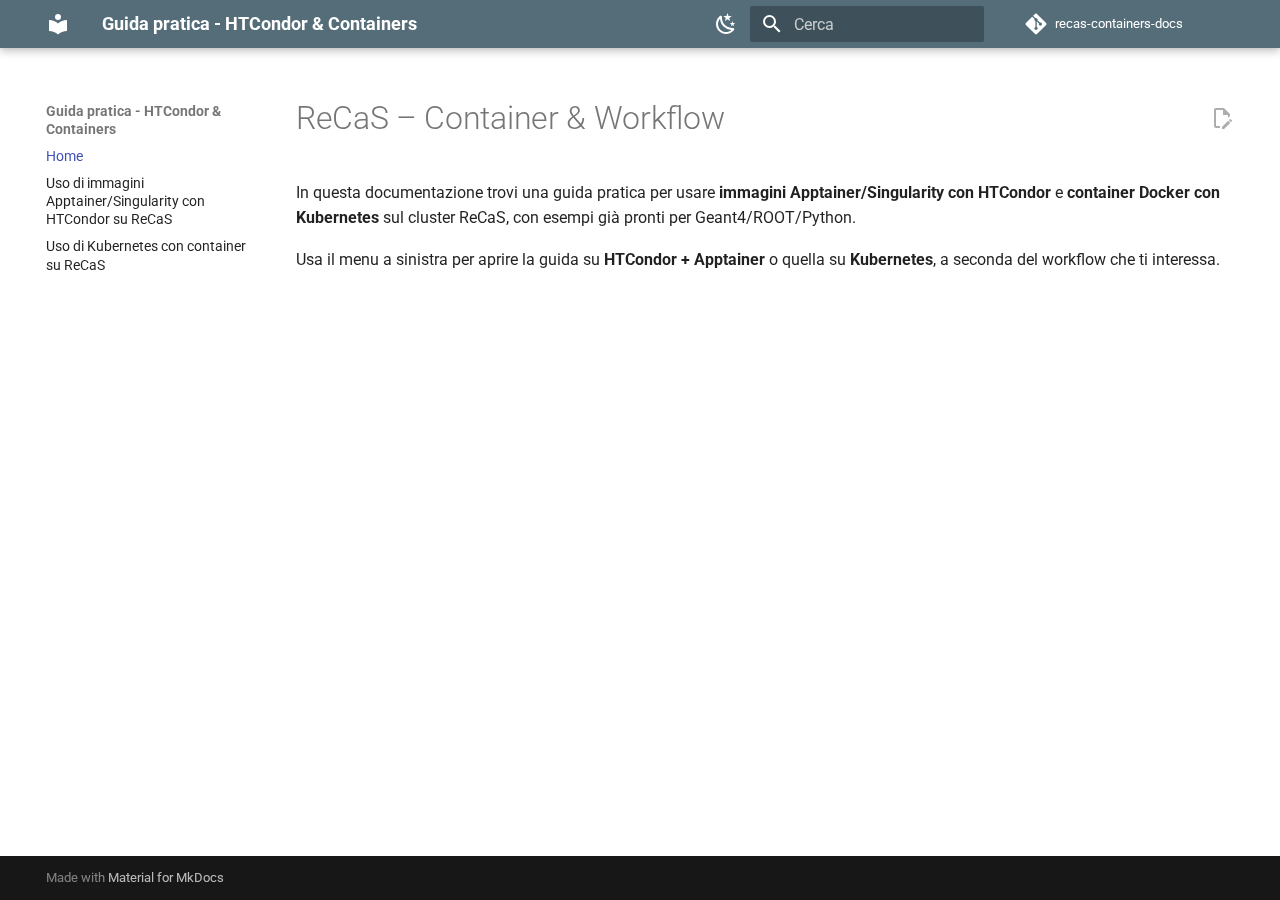
<file: index.html>
<!doctype html>
<html lang="it" class="no-js">
  <head>
    
      <meta charset="utf-8">
      <meta name="viewport" content="width=device-width,initial-scale=1">
      
      
      
        <link rel="canonical" href="https://marcocecca00.github.io/recas-containers-docs/">
      
      
      
        <link rel="next" href="apptainer_condor/">
      
      
        
      
      
      <link rel="icon" href="assets/images/favicon.png">
      <meta name="generator" content="mkdocs-1.6.1, mkdocs-material-9.7.0">
    
    
      
        <title>Guida pratica - HTCondor & Containers</title>
      
    
    
      <link rel="stylesheet" href="assets/stylesheets/main.618322db.min.css">
      
        
        <link rel="stylesheet" href="assets/stylesheets/palette.ab4e12ef.min.css">
      
      


    
    
      
    
    
      
        
        
        <link rel="preconnect" href="https://fonts.gstatic.com" crossorigin>
        <link rel="stylesheet" href="https://fonts.googleapis.com/css?family=Roboto:300,300i,400,400i,700,700i%7CRoboto+Mono:400,400i,700,700i&display=fallback">
        <style>:root{--md-text-font:"Roboto";--md-code-font:"Roboto Mono"}</style>
      
    
    
      <link rel="stylesheet" href="css/overrides.css">
    
    <script>__md_scope=new URL(".",location),__md_hash=e=>[...e].reduce(((e,_)=>(e<<5)-e+_.charCodeAt(0)),0),__md_get=(e,_=localStorage,t=__md_scope)=>JSON.parse(_.getItem(t.pathname+"."+e)),__md_set=(e,_,t=localStorage,a=__md_scope)=>{try{t.setItem(a.pathname+"."+e,JSON.stringify(_))}catch(e){}}</script>
    
      

    
    
  </head>
  
  
    
    
      
    
    
    
    
    <body dir="ltr" data-md-color-scheme="default" data-md-color-primary="blue-grey" data-md-color-accent="deep-orange">
  
    
    <input class="md-toggle" data-md-toggle="drawer" type="checkbox" id="__drawer" autocomplete="off">
    <input class="md-toggle" data-md-toggle="search" type="checkbox" id="__search" autocomplete="off">
    <label class="md-overlay" for="__drawer"></label>
    <div data-md-component="skip">
      
        
        <a href="#recas-container-workflow" class="md-skip">
          Vai al contenuto
        </a>
      
    </div>
    <div data-md-component="announce">
      
    </div>
    
    
      

  

<header class="md-header md-header--shadow" data-md-component="header">
  <nav class="md-header__inner md-grid" aria-label="Intestazione">
    <a href="." title="Guida pratica - HTCondor &amp; Containers" class="md-header__button md-logo" aria-label="Guida pratica - HTCondor & Containers" data-md-component="logo">
      
  
  <svg xmlns="http://www.w3.org/2000/svg" viewBox="0 0 24 24"><path d="M12 8a3 3 0 0 0 3-3 3 3 0 0 0-3-3 3 3 0 0 0-3 3 3 3 0 0 0 3 3m0 3.54C9.64 9.35 6.5 8 3 8v11c3.5 0 6.64 1.35 9 3.54 2.36-2.19 5.5-3.54 9-3.54V8c-3.5 0-6.64 1.35-9 3.54"/></svg>

    </a>
    <label class="md-header__button md-icon" for="__drawer">
      
      <svg xmlns="http://www.w3.org/2000/svg" viewBox="0 0 24 24"><path d="M3 6h18v2H3zm0 5h18v2H3zm0 5h18v2H3z"/></svg>
    </label>
    <div class="md-header__title" data-md-component="header-title">
      <div class="md-header__ellipsis">
        <div class="md-header__topic">
          <span class="md-ellipsis">
            Guida pratica - HTCondor & Containers
          </span>
        </div>
        <div class="md-header__topic" data-md-component="header-topic">
          <span class="md-ellipsis">
            
              Home
            
          </span>
        </div>
      </div>
    </div>
    
      
        <form class="md-header__option" data-md-component="palette">
  
    
    
    
    <input class="md-option" data-md-color-media="" data-md-color-scheme="default" data-md-color-primary="blue-grey" data-md-color-accent="deep-orange"  aria-label="Passa al tema scuro"  type="radio" name="__palette" id="__palette_0">
    
      <label class="md-header__button md-icon" title="Passa al tema scuro" for="__palette_1" hidden>
        <svg xmlns="http://www.w3.org/2000/svg" viewBox="0 0 24 24"><path d="m17.75 4.09-2.53 1.94.91 3.06-2.63-1.81-2.63 1.81.91-3.06-2.53-1.94L12.44 4l1.06-3 1.06 3zm3.5 6.91-1.64 1.25.59 1.98-1.7-1.17-1.7 1.17.59-1.98L15.75 11l2.06-.05L18.5 9l.69 1.95zm-2.28 4.95c.83-.08 1.72 1.1 1.19 1.85-.32.45-.66.87-1.08 1.27C15.17 23 8.84 23 4.94 19.07c-3.91-3.9-3.91-10.24 0-14.14.4-.4.82-.76 1.27-1.08.75-.53 1.93.36 1.85 1.19-.27 2.86.69 5.83 2.89 8.02a9.96 9.96 0 0 0 8.02 2.89m-1.64 2.02a12.08 12.08 0 0 1-7.8-3.47c-2.17-2.19-3.33-5-3.49-7.82-2.81 3.14-2.7 7.96.31 10.98 3.02 3.01 7.84 3.12 10.98.31"/></svg>
      </label>
    
  
    
    
    
    <input class="md-option" data-md-color-media="" data-md-color-scheme="slate" data-md-color-primary="blue-grey" data-md-color-accent="deep-orange"  aria-label="Passa al tema chiaro"  type="radio" name="__palette" id="__palette_1">
    
      <label class="md-header__button md-icon" title="Passa al tema chiaro" for="__palette_0" hidden>
        <svg xmlns="http://www.w3.org/2000/svg" viewBox="0 0 24 24"><path d="M12 7a5 5 0 0 1 5 5 5 5 0 0 1-5 5 5 5 0 0 1-5-5 5 5 0 0 1 5-5m0 2a3 3 0 0 0-3 3 3 3 0 0 0 3 3 3 3 0 0 0 3-3 3 3 0 0 0-3-3m0-7 2.39 3.42C13.65 5.15 12.84 5 12 5s-1.65.15-2.39.42zM3.34 7l4.16-.35A7.2 7.2 0 0 0 5.94 8.5c-.44.74-.69 1.5-.83 2.29zm.02 10 1.76-3.77a7.131 7.131 0 0 0 2.38 4.14zM20.65 7l-1.77 3.79a7.02 7.02 0 0 0-2.38-4.15zm-.01 10-4.14.36c.59-.51 1.12-1.14 1.54-1.86.42-.73.69-1.5.83-2.29zM12 22l-2.41-3.44c.74.27 1.55.44 2.41.44.82 0 1.63-.17 2.37-.44z"/></svg>
      </label>
    
  
</form>
      
    
    
      <script>var palette=__md_get("__palette");if(palette&&palette.color){if("(prefers-color-scheme)"===palette.color.media){var media=matchMedia("(prefers-color-scheme: light)"),input=document.querySelector(media.matches?"[data-md-color-media='(prefers-color-scheme: light)']":"[data-md-color-media='(prefers-color-scheme: dark)']");palette.color.media=input.getAttribute("data-md-color-media"),palette.color.scheme=input.getAttribute("data-md-color-scheme"),palette.color.primary=input.getAttribute("data-md-color-primary"),palette.color.accent=input.getAttribute("data-md-color-accent")}for(var[key,value]of Object.entries(palette.color))document.body.setAttribute("data-md-color-"+key,value)}</script>
    
    
    
      
      
        <label class="md-header__button md-icon" for="__search">
          
          <svg xmlns="http://www.w3.org/2000/svg" viewBox="0 0 24 24"><path d="M9.5 3A6.5 6.5 0 0 1 16 9.5c0 1.61-.59 3.09-1.56 4.23l.27.27h.79l5 5-1.5 1.5-5-5v-.79l-.27-.27A6.52 6.52 0 0 1 9.5 16 6.5 6.5 0 0 1 3 9.5 6.5 6.5 0 0 1 9.5 3m0 2C7 5 5 7 5 9.5S7 14 9.5 14 14 12 14 9.5 12 5 9.5 5"/></svg>
        </label>
        <div class="md-search" data-md-component="search" role="dialog">
  <label class="md-search__overlay" for="__search"></label>
  <div class="md-search__inner" role="search">
    <form class="md-search__form" name="search">
      <input type="text" class="md-search__input" name="query" aria-label="Cerca" placeholder="Cerca" autocapitalize="off" autocorrect="off" autocomplete="off" spellcheck="false" data-md-component="search-query" required>
      <label class="md-search__icon md-icon" for="__search">
        
        <svg xmlns="http://www.w3.org/2000/svg" viewBox="0 0 24 24"><path d="M9.5 3A6.5 6.5 0 0 1 16 9.5c0 1.61-.59 3.09-1.56 4.23l.27.27h.79l5 5-1.5 1.5-5-5v-.79l-.27-.27A6.52 6.52 0 0 1 9.5 16 6.5 6.5 0 0 1 3 9.5 6.5 6.5 0 0 1 9.5 3m0 2C7 5 5 7 5 9.5S7 14 9.5 14 14 12 14 9.5 12 5 9.5 5"/></svg>
        
        <svg xmlns="http://www.w3.org/2000/svg" viewBox="0 0 24 24"><path d="M20 11v2H8l5.5 5.5-1.42 1.42L4.16 12l7.92-7.92L13.5 5.5 8 11z"/></svg>
      </label>
      <nav class="md-search__options" aria-label="Cerca">
        
        <button type="reset" class="md-search__icon md-icon" title="Cancella" aria-label="Cancella" tabindex="-1">
          
          <svg xmlns="http://www.w3.org/2000/svg" viewBox="0 0 24 24"><path d="M19 6.41 17.59 5 12 10.59 6.41 5 5 6.41 10.59 12 5 17.59 6.41 19 12 13.41 17.59 19 19 17.59 13.41 12z"/></svg>
        </button>
      </nav>
      
    </form>
    <div class="md-search__output">
      <div class="md-search__scrollwrap" tabindex="0" data-md-scrollfix>
        <div class="md-search-result" data-md-component="search-result">
          <div class="md-search-result__meta">
            Inizializza la ricerca
          </div>
          <ol class="md-search-result__list" role="presentation"></ol>
        </div>
      </div>
    </div>
  </div>
</div>
      
    
    
      <div class="md-header__source">
        <a href="https://github.com/marcocecca00/recas-containers-docs" title="Apri repository" class="md-source" data-md-component="source">
  <div class="md-source__icon md-icon">
    
    <svg xmlns="http://www.w3.org/2000/svg" viewBox="0 0 448 512"><!--! Font Awesome Free 7.1.0 by @fontawesome - https://fontawesome.com License - https://fontawesome.com/license/free (Icons: CC BY 4.0, Fonts: SIL OFL 1.1, Code: MIT License) Copyright 2025 Fonticons, Inc.--><path d="M439.6 236.1 244 40.5c-5.4-5.5-12.8-8.5-20.4-8.5s-15 3-20.4 8.4L162.5 81l51.5 51.5c27.1-9.1 52.7 16.8 43.4 43.7l49.7 49.7c34.2-11.8 61.2 31 35.5 56.7-26.5 26.5-70.2-2.9-56-37.3L240.3 199v121.9c25.3 12.5 22.3 41.8 9.1 55-6.4 6.4-15.2 10.1-24.3 10.1s-17.8-3.6-24.3-10.1c-17.6-17.6-11.1-46.9 11.2-56v-123c-20.8-8.5-24.6-30.7-18.6-45L142.6 101 8.5 235.1C3 240.6 0 247.9 0 255.5s3 15 8.5 20.4l195.6 195.7c5.4 5.4 12.7 8.4 20.4 8.4s15-3 20.4-8.4l194.7-194.7c5.4-5.4 8.4-12.8 8.4-20.4s-3-15-8.4-20.4"/></svg>
  </div>
  <div class="md-source__repository">
    recas-containers-docs
  </div>
</a>
      </div>
    
  </nav>
  
</header>
    
    <div class="md-container" data-md-component="container">
      
      
        
          
        
      
      <main class="md-main" data-md-component="main">
        <div class="md-main__inner md-grid">
          
            
              
              <div class="md-sidebar md-sidebar--primary" data-md-component="sidebar" data-md-type="navigation" >
                <div class="md-sidebar__scrollwrap">
                  <div class="md-sidebar__inner">
                    



  

<nav class="md-nav md-nav--primary md-nav--integrated" aria-label="Navigazione" data-md-level="0">
  <label class="md-nav__title" for="__drawer">
    <a href="." title="Guida pratica - HTCondor &amp; Containers" class="md-nav__button md-logo" aria-label="Guida pratica - HTCondor & Containers" data-md-component="logo">
      
  
  <svg xmlns="http://www.w3.org/2000/svg" viewBox="0 0 24 24"><path d="M12 8a3 3 0 0 0 3-3 3 3 0 0 0-3-3 3 3 0 0 0-3 3 3 3 0 0 0 3 3m0 3.54C9.64 9.35 6.5 8 3 8v11c3.5 0 6.64 1.35 9 3.54 2.36-2.19 5.5-3.54 9-3.54V8c-3.5 0-6.64 1.35-9 3.54"/></svg>

    </a>
    Guida pratica - HTCondor & Containers
  </label>
  
    <div class="md-nav__source">
      <a href="https://github.com/marcocecca00/recas-containers-docs" title="Apri repository" class="md-source" data-md-component="source">
  <div class="md-source__icon md-icon">
    
    <svg xmlns="http://www.w3.org/2000/svg" viewBox="0 0 448 512"><!--! Font Awesome Free 7.1.0 by @fontawesome - https://fontawesome.com License - https://fontawesome.com/license/free (Icons: CC BY 4.0, Fonts: SIL OFL 1.1, Code: MIT License) Copyright 2025 Fonticons, Inc.--><path d="M439.6 236.1 244 40.5c-5.4-5.5-12.8-8.5-20.4-8.5s-15 3-20.4 8.4L162.5 81l51.5 51.5c27.1-9.1 52.7 16.8 43.4 43.7l49.7 49.7c34.2-11.8 61.2 31 35.5 56.7-26.5 26.5-70.2-2.9-56-37.3L240.3 199v121.9c25.3 12.5 22.3 41.8 9.1 55-6.4 6.4-15.2 10.1-24.3 10.1s-17.8-3.6-24.3-10.1c-17.6-17.6-11.1-46.9 11.2-56v-123c-20.8-8.5-24.6-30.7-18.6-45L142.6 101 8.5 235.1C3 240.6 0 247.9 0 255.5s3 15 8.5 20.4l195.6 195.7c5.4 5.4 12.7 8.4 20.4 8.4s15-3 20.4-8.4l194.7-194.7c5.4-5.4 8.4-12.8 8.4-20.4s-3-15-8.4-20.4"/></svg>
  </div>
  <div class="md-source__repository">
    recas-containers-docs
  </div>
</a>
    </div>
  
  <ul class="md-nav__list" data-md-scrollfix>
    
      
      
  
  
    
  
  
  
    <li class="md-nav__item md-nav__item--active">
      
      <input class="md-nav__toggle md-toggle" type="checkbox" id="__toc">
      
      
        
      
      
      <a href="." class="md-nav__link md-nav__link--active">
        
  
  
  <span class="md-ellipsis">
    
  
    Home
  

    
  </span>
  
  

      </a>
      
    </li>
  

    
      
      
  
  
  
  
    <li class="md-nav__item">
      <a href="apptainer_condor/" class="md-nav__link">
        
  
  
  <span class="md-ellipsis">
    
  
    Uso di immagini Apptainer/Singularity con HTCondor su ReCaS
  

    
  </span>
  
  

      </a>
    </li>
  

    
      
      
  
  
  
  
    <li class="md-nav__item">
      <a href="kubernetes/" class="md-nav__link">
        
  
  
  <span class="md-ellipsis">
    
  
    Uso di Kubernetes con container su ReCaS
  

    
  </span>
  
  

      </a>
    </li>
  

    
  </ul>
</nav>
                  </div>
                </div>
              </div>
            
            
          
          
            <div class="md-content" data-md-component="content">
              
              <article class="md-content__inner md-typeset">
                
                  


  
    <a href="https://github.com/marcocecca00/recas-containers-docs/edit/master/docs/index.md" title="Modifica" class="md-content__button md-icon" rel="edit">
      
      <svg xmlns="http://www.w3.org/2000/svg" viewBox="0 0 24 24"><path d="M10 20H6V4h7v5h5v3.1l2-2V8l-6-6H6c-1.1 0-2 .9-2 2v16c0 1.1.9 2 2 2h4zm10.2-7c.1 0 .3.1.4.2l1.3 1.3c.2.2.2.6 0 .8l-1 1-2.1-2.1 1-1c.1-.1.2-.2.4-.2m0 3.9L14.1 23H12v-2.1l6.1-6.1z"/></svg>
    </a>
  
  


<h1 id="recas-container-workflow">ReCaS – Container &amp; Workflow<a class="headerlink" href="#recas-container-workflow" title="Permanent link">&para;</a></h1>
<p>In questa documentazione trovi una guida pratica per usare <strong>immagini Apptainer/Singularity con HTCondor</strong> e <strong>container Docker con Kubernetes</strong> sul cluster ReCaS, con esempi già pronti per Geant4/ROOT/Python.</p>
<p>Usa il menu a sinistra per aprire la guida su <strong>HTCondor + Apptainer</strong> o quella su <strong>Kubernetes</strong>, a seconda del workflow che ti interessa.</p>












                
              </article>
            </div>
          
          
<script>var target=document.getElementById(location.hash.slice(1));target&&target.name&&(target.checked=target.name.startsWith("__tabbed_"))</script>
        </div>
        
          <button type="button" class="md-top md-icon" data-md-component="top" hidden>
  
  <svg xmlns="http://www.w3.org/2000/svg" viewBox="0 0 24 24"><path d="M13 20h-2V8l-5.5 5.5-1.42-1.42L12 4.16l7.92 7.92-1.42 1.42L13 8z"/></svg>
  Torna su
</button>
        
      </main>
      
        <footer class="md-footer">
  
  <div class="md-footer-meta md-typeset">
    <div class="md-footer-meta__inner md-grid">
      <div class="md-copyright">
  
  
    Made with
    <a href="https://squidfunk.github.io/mkdocs-material/" target="_blank" rel="noopener">
      Material for MkDocs
    </a>
  
</div>
      
    </div>
  </div>
</footer>
      
    </div>
    <div class="md-dialog" data-md-component="dialog">
      <div class="md-dialog__inner md-typeset"></div>
    </div>
    
    
    
      
      
      <script id="__config" type="application/json">{"annotate": null, "base": ".", "features": ["navigation.sections", "navigation.top", "navigation.tracking", "toc.integrate", "content.code.copy", "content.action.edit"], "search": "assets/javascripts/workers/search.7a47a382.min.js", "tags": null, "translations": {"clipboard.copied": "Copiato", "clipboard.copy": "Copia", "search.result.more.one": "1 altro in questa pagina", "search.result.more.other": "# altri in questa pagina", "search.result.none": "Nessun documento trovato", "search.result.one": "1 documento trovato", "search.result.other": "# documenti trovati", "search.result.placeholder": "Scrivi per iniziare a cercare", "search.result.term.missing": "Non presente", "select.version": "Seleziona la versione"}, "version": null}</script>
    
    
      <script src="assets/javascripts/bundle.e71a0d61.min.js"></script>
      
    
  </body>
</html>
</file>
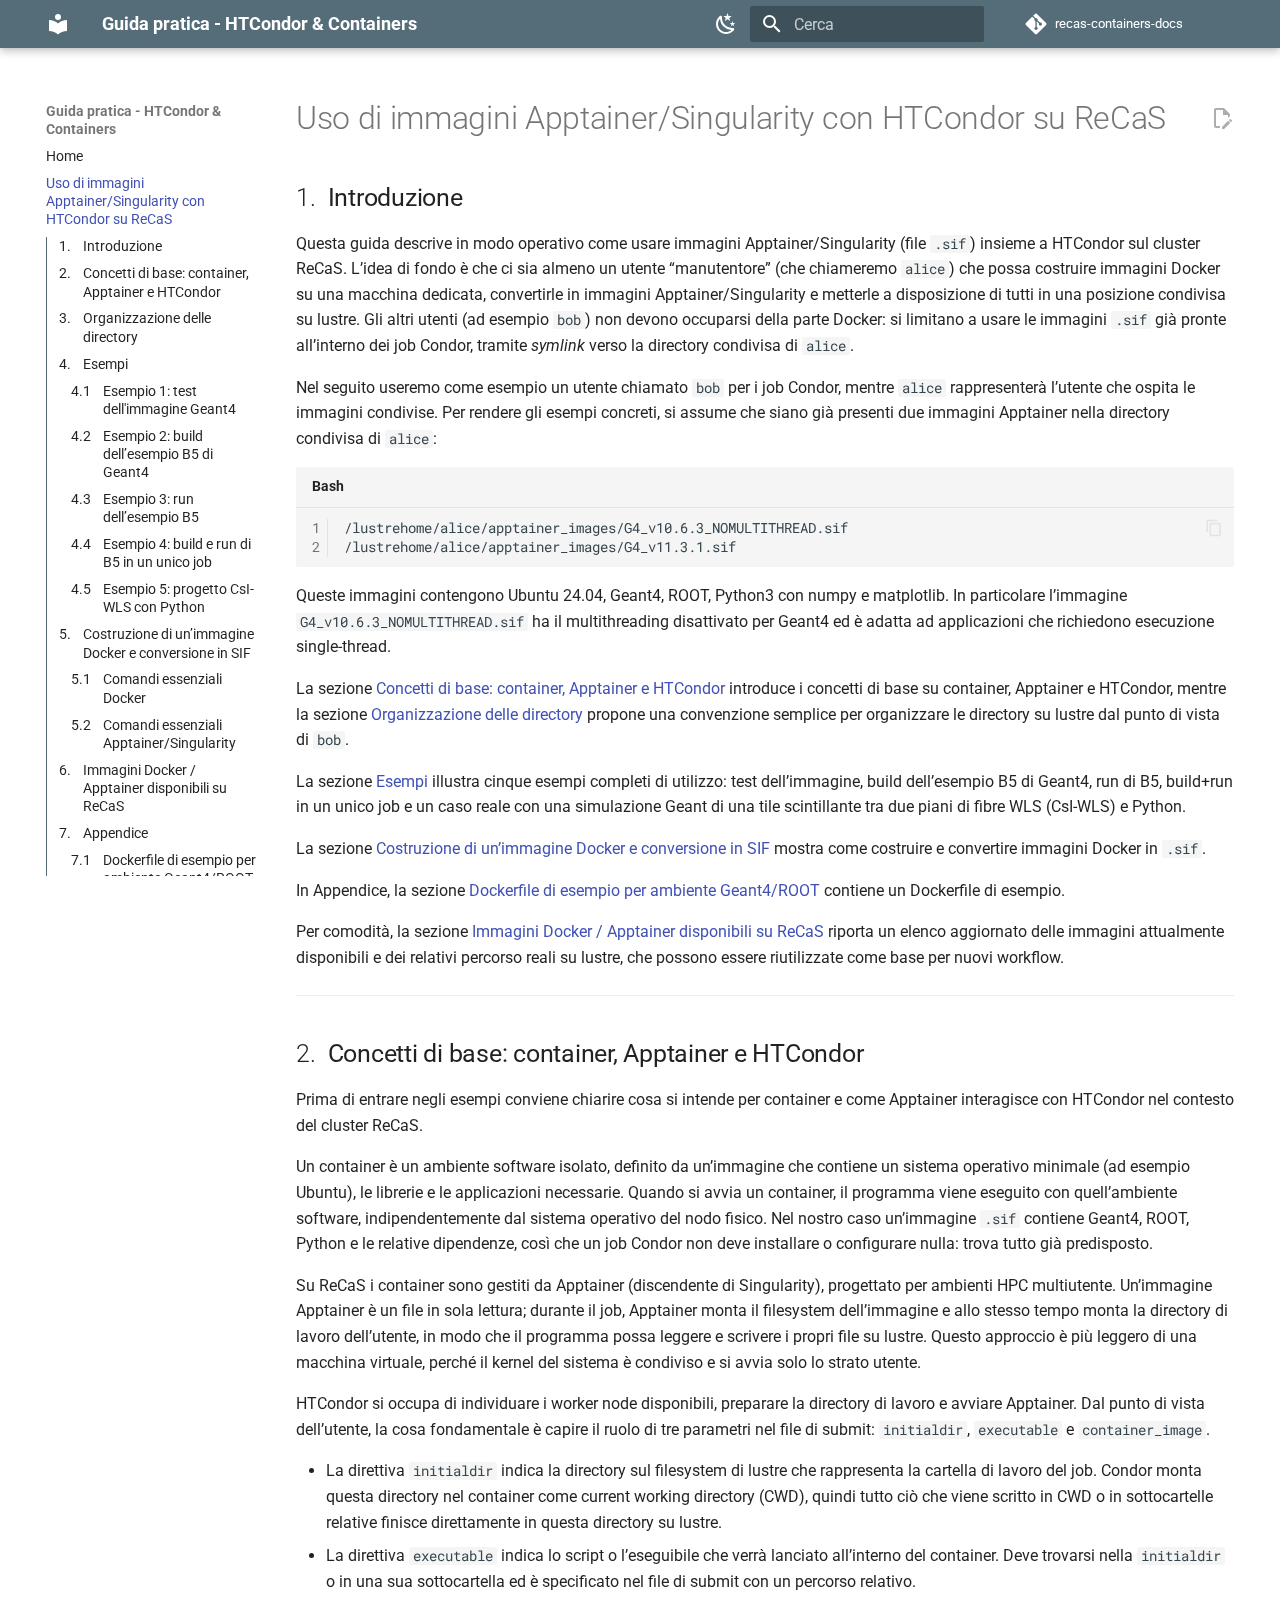
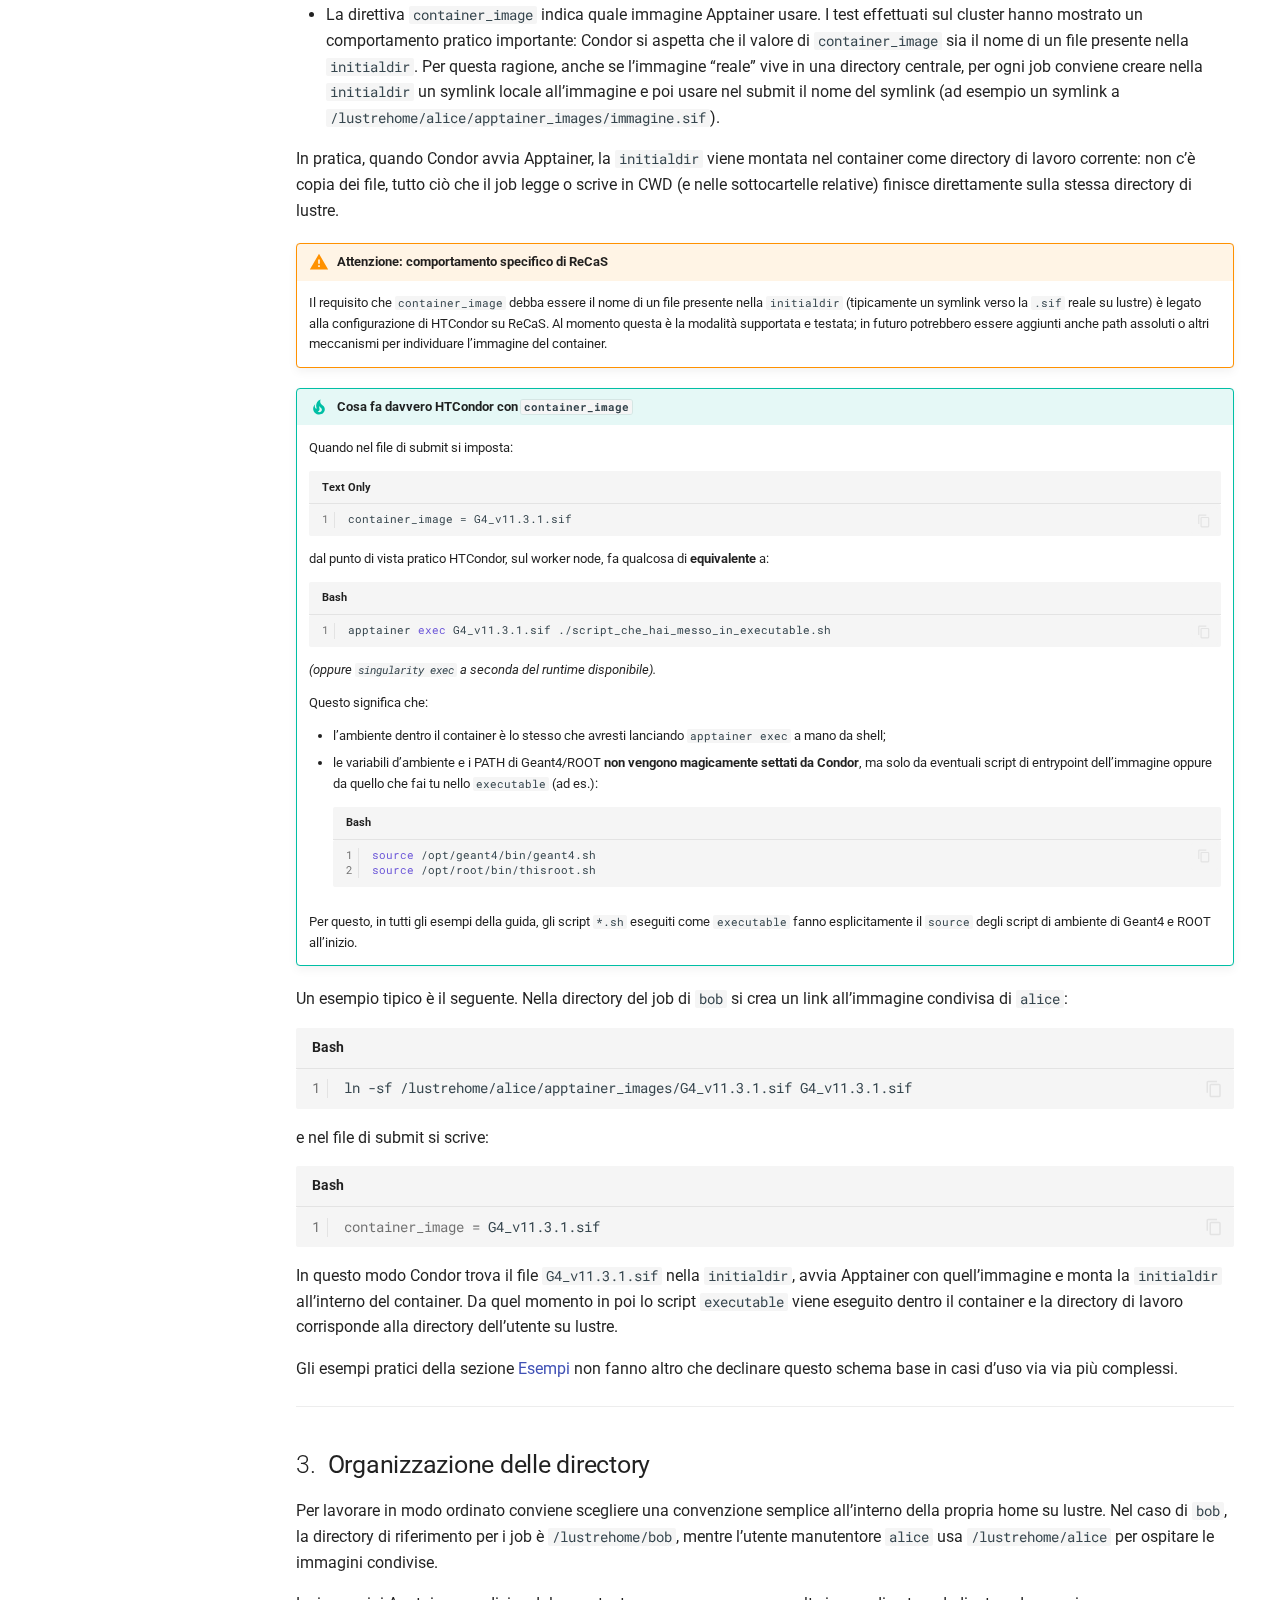
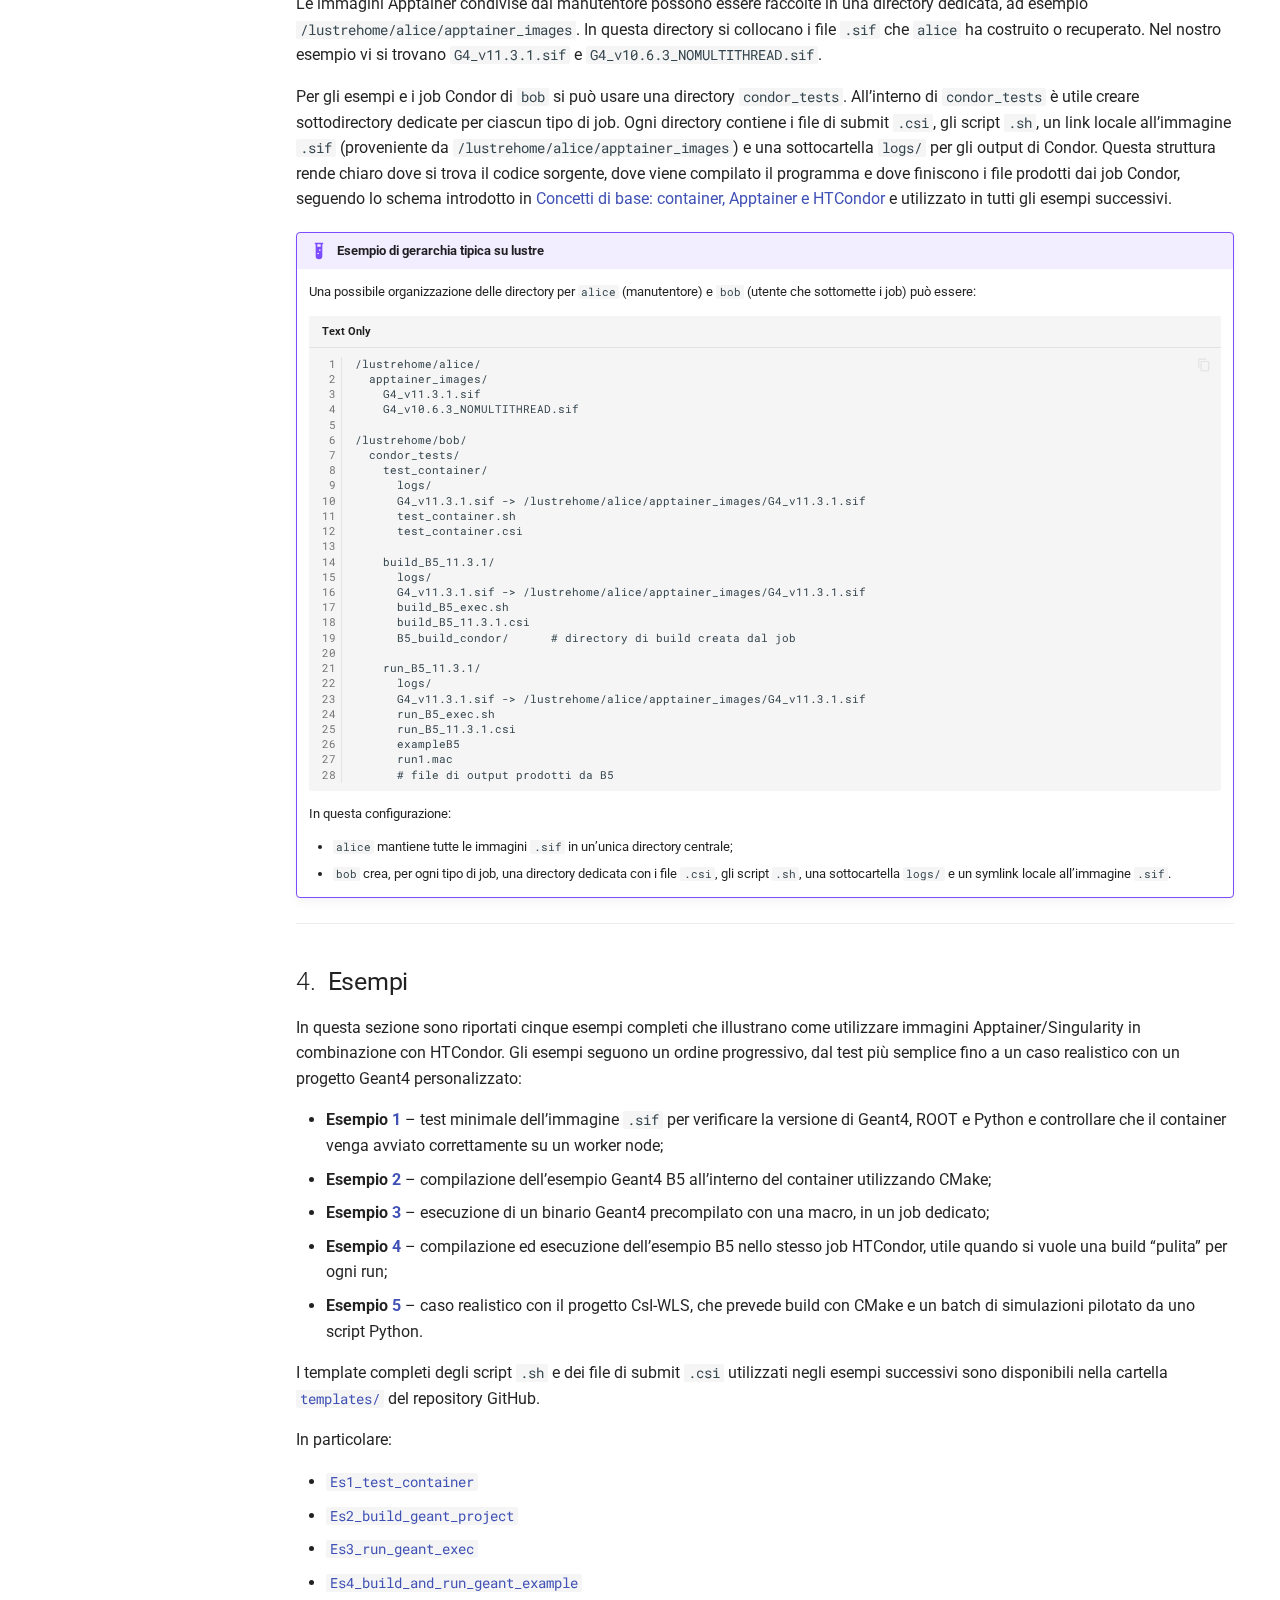
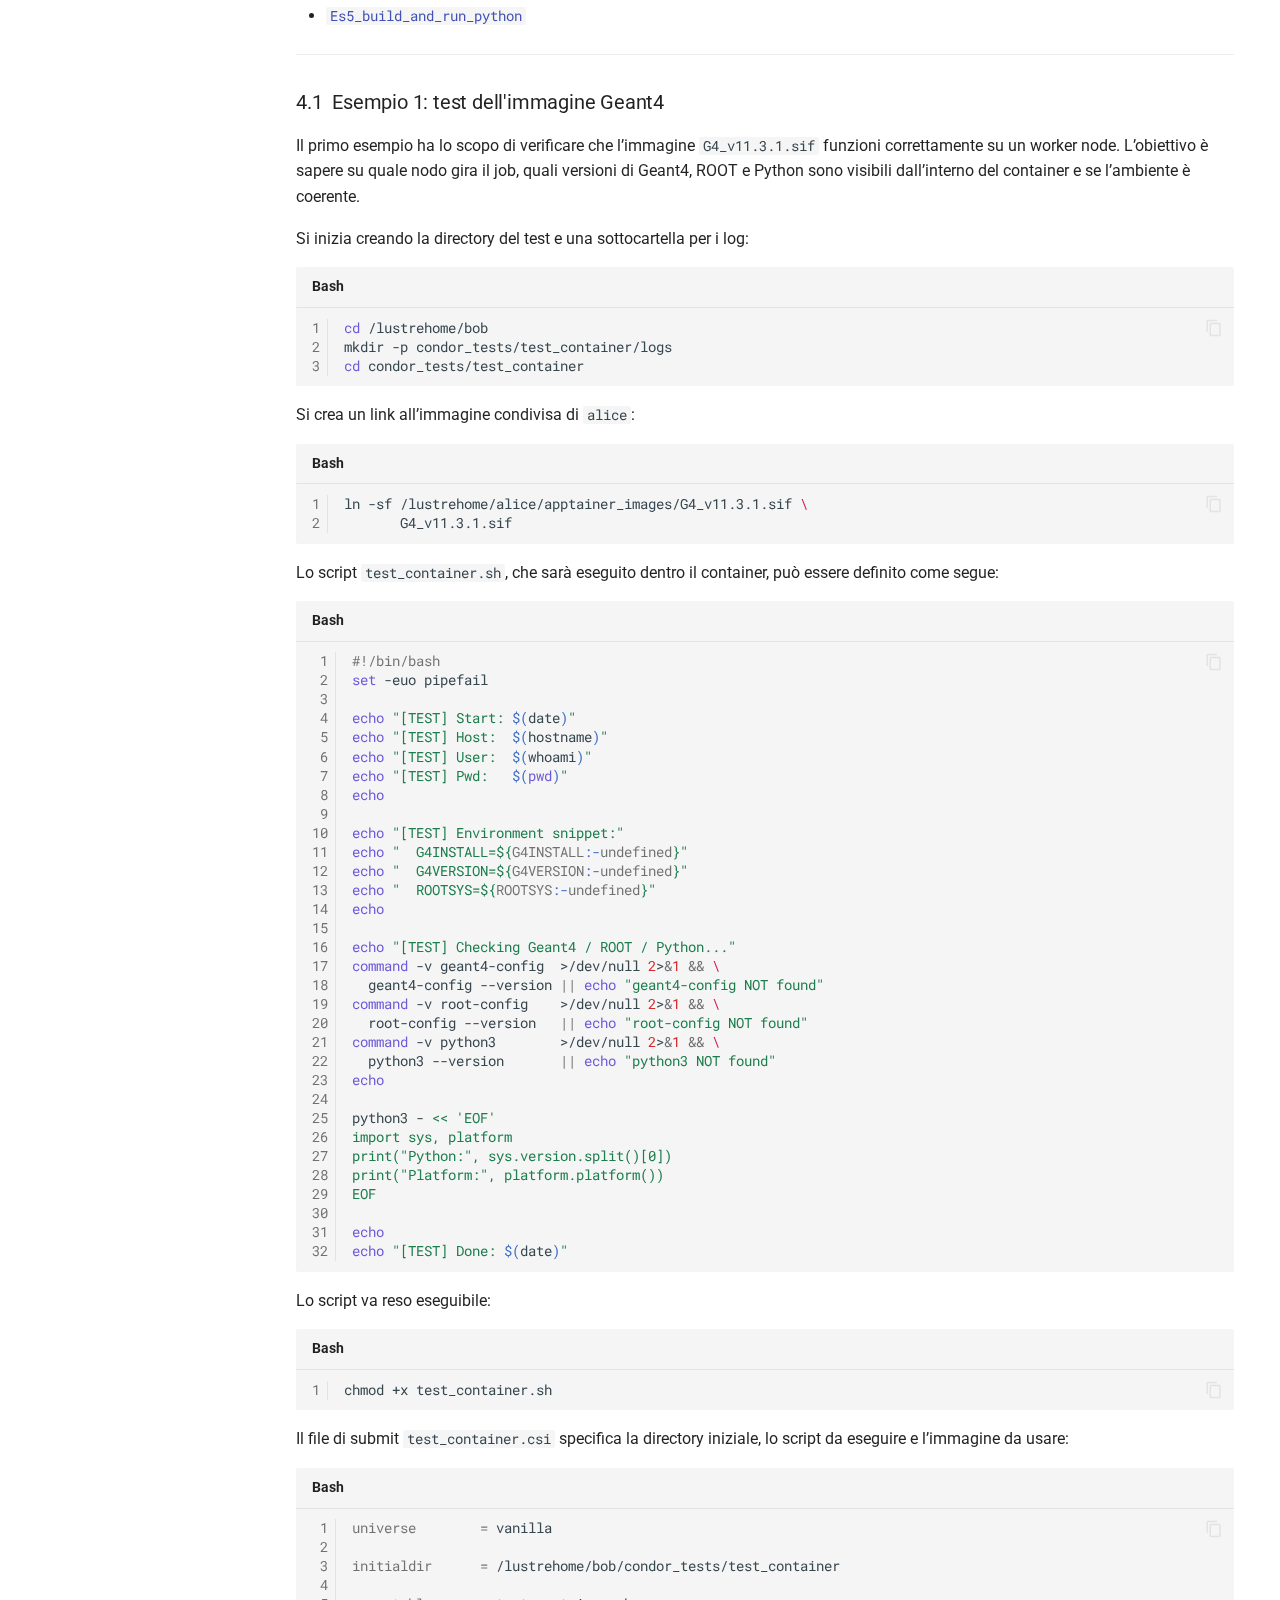
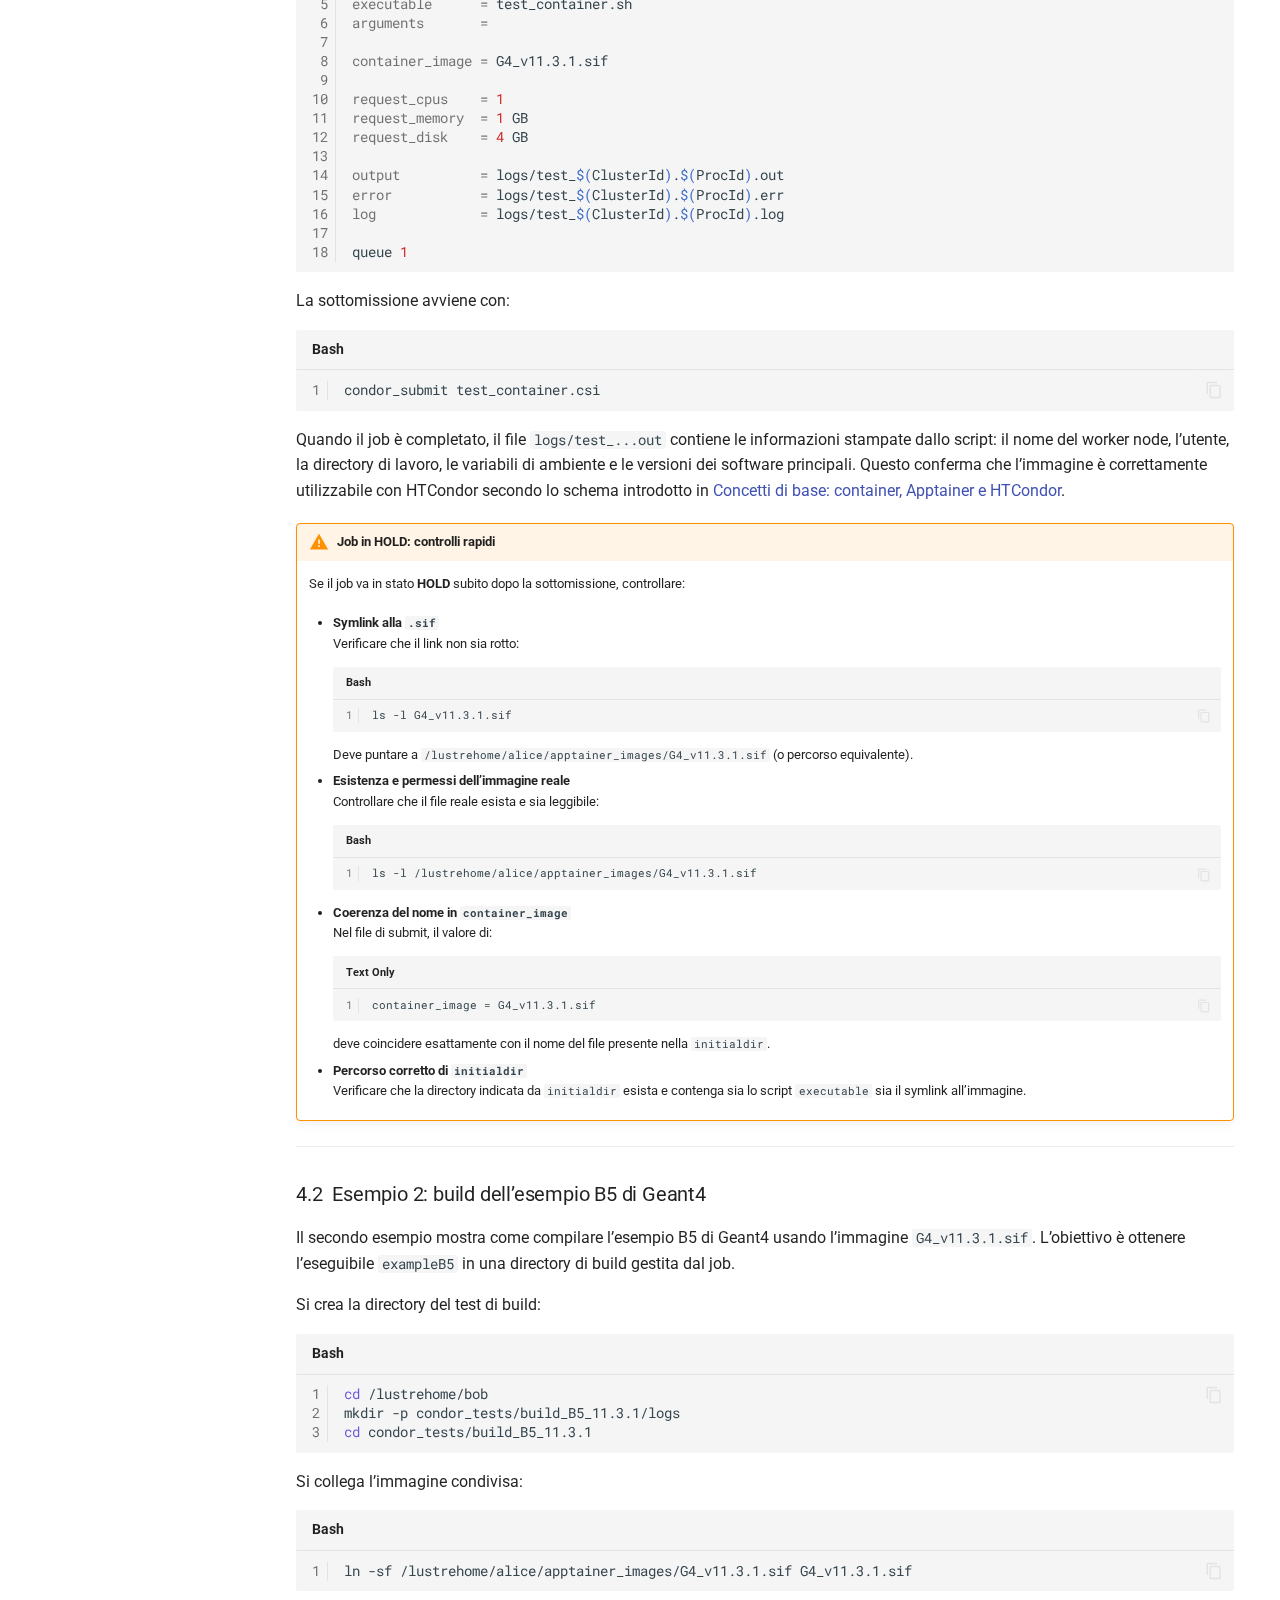
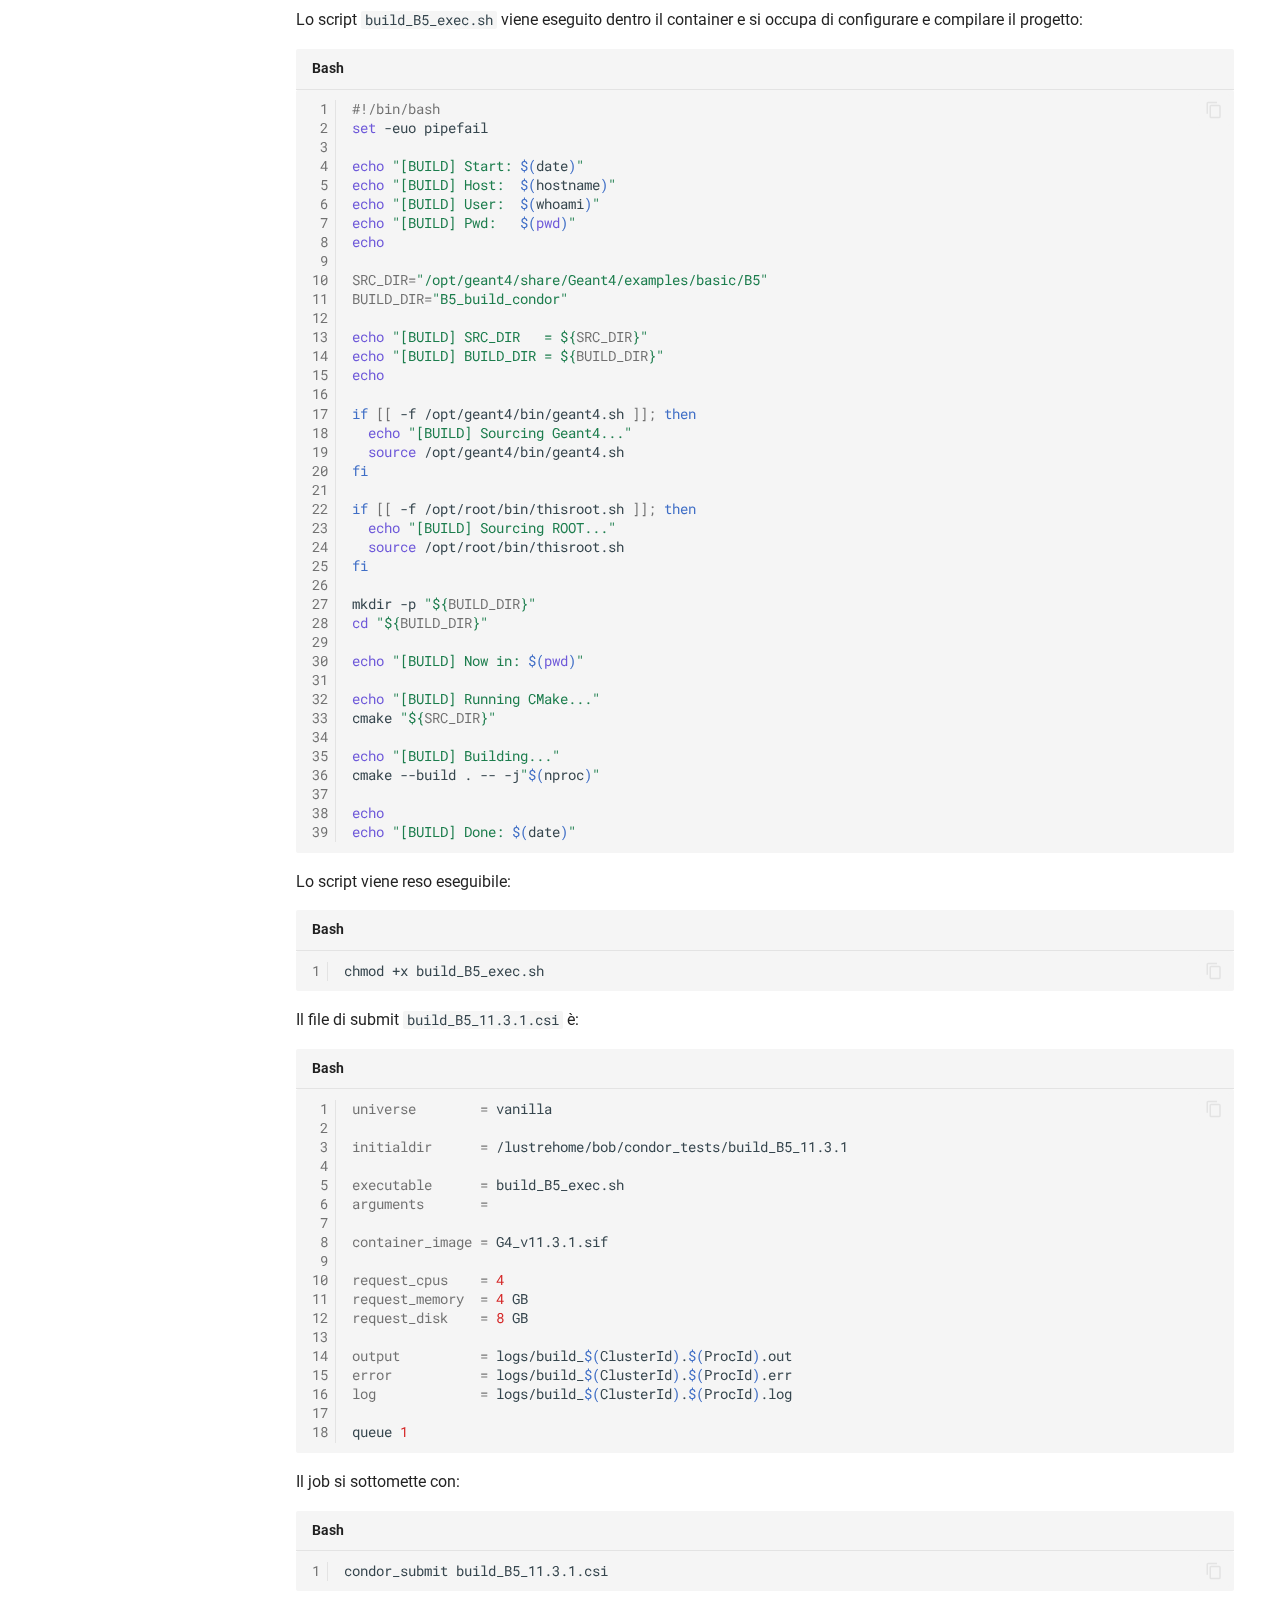
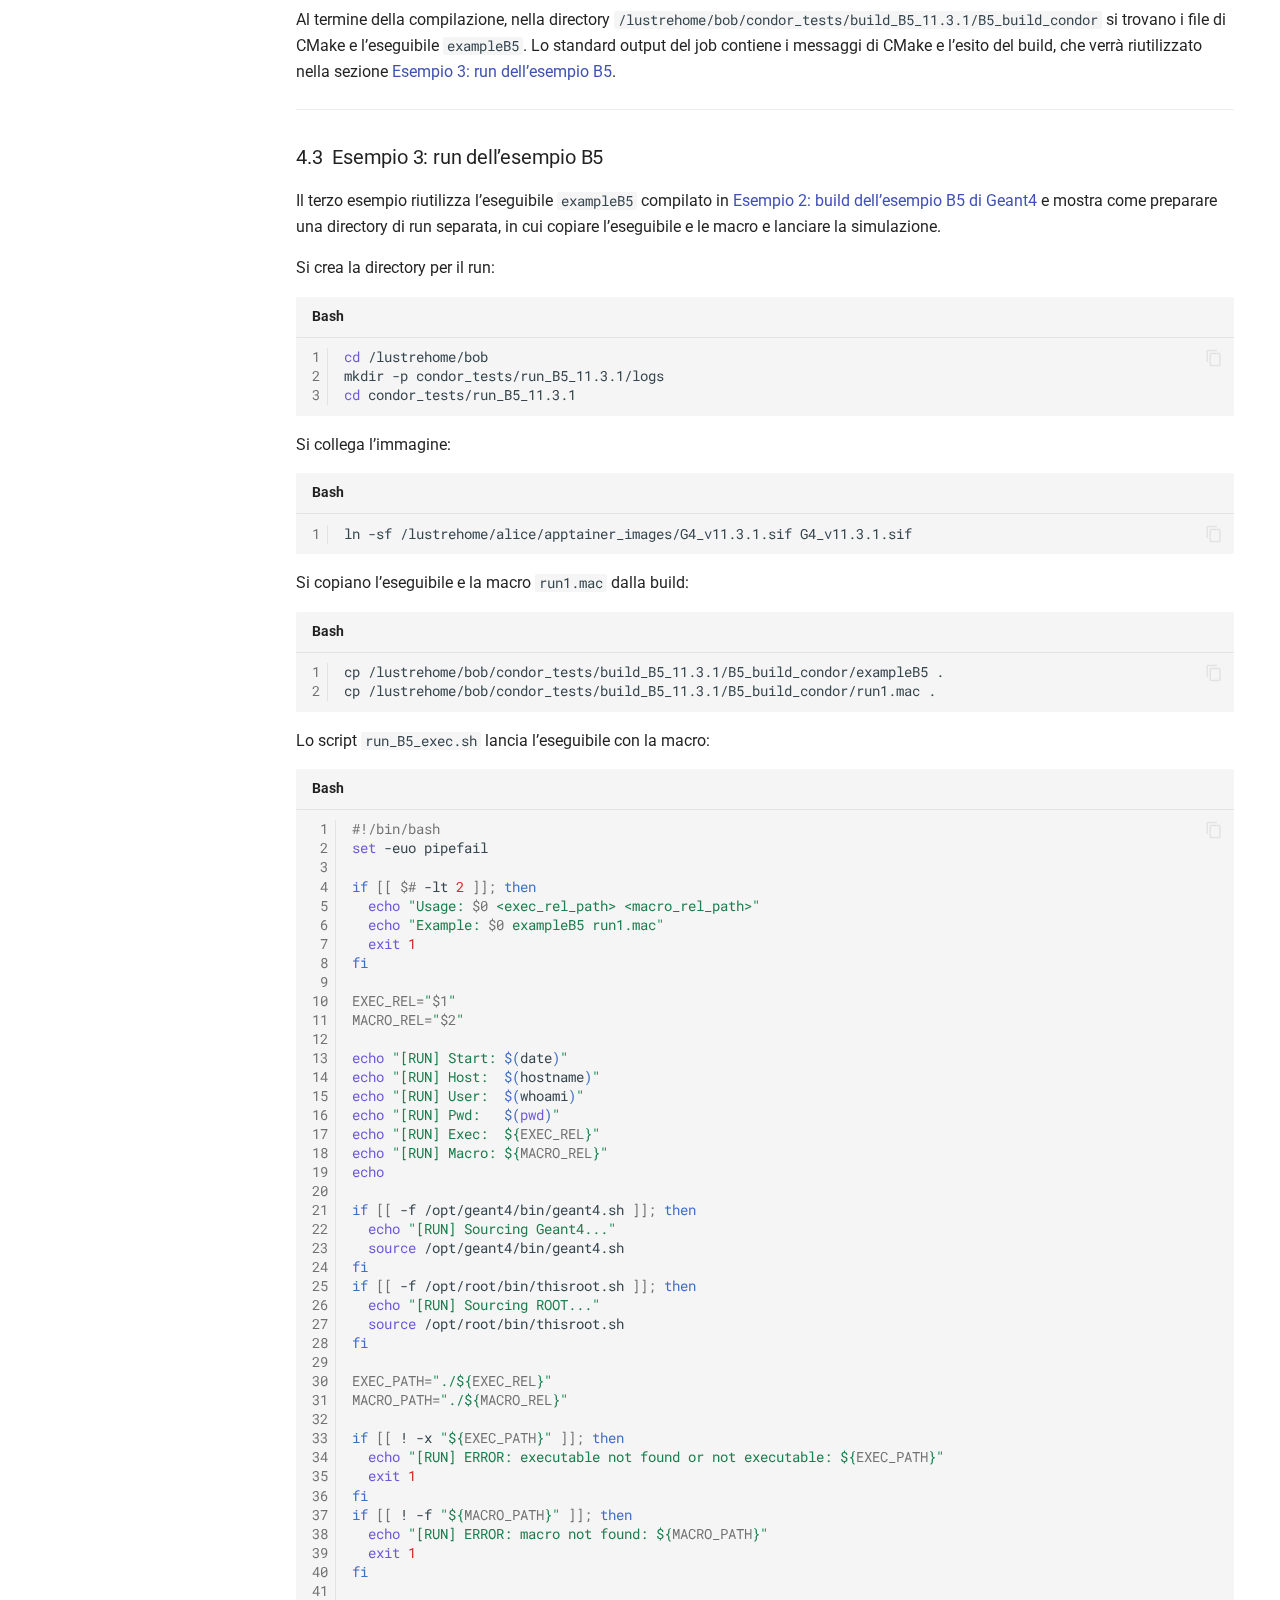
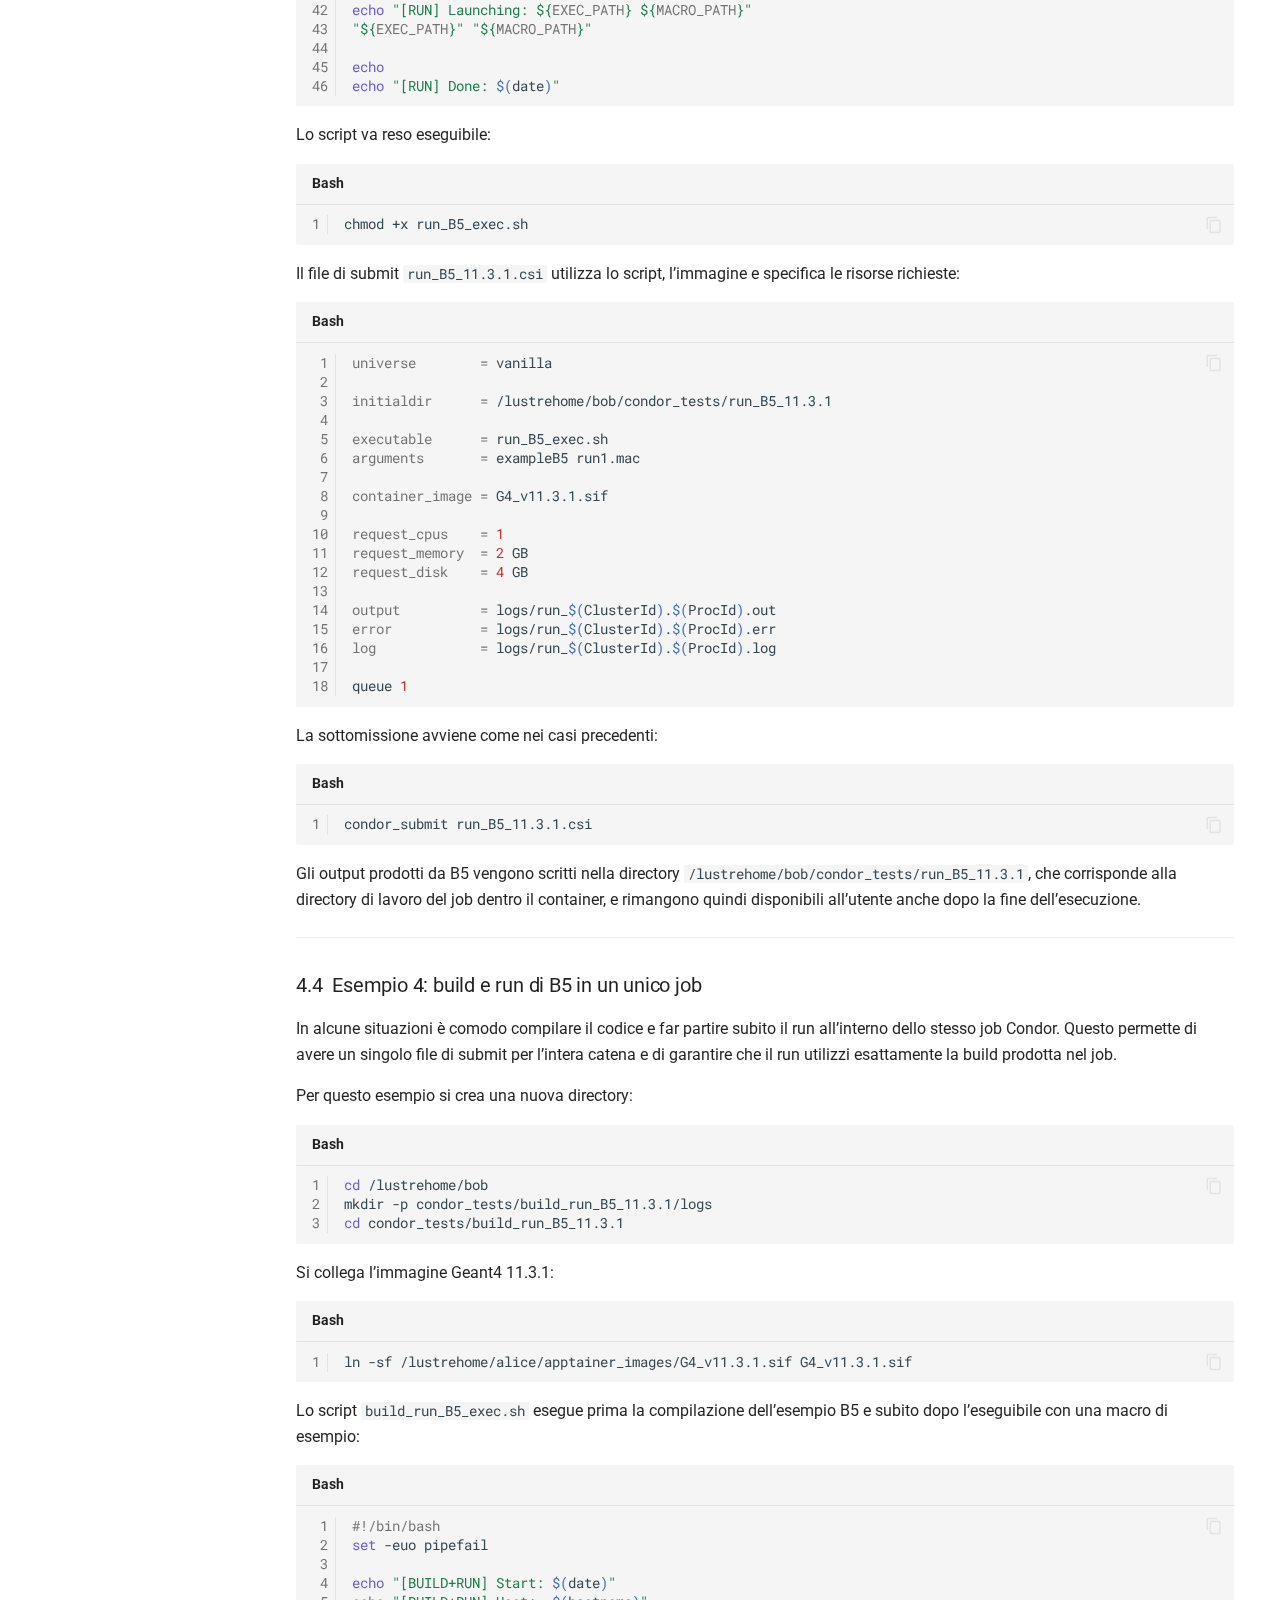
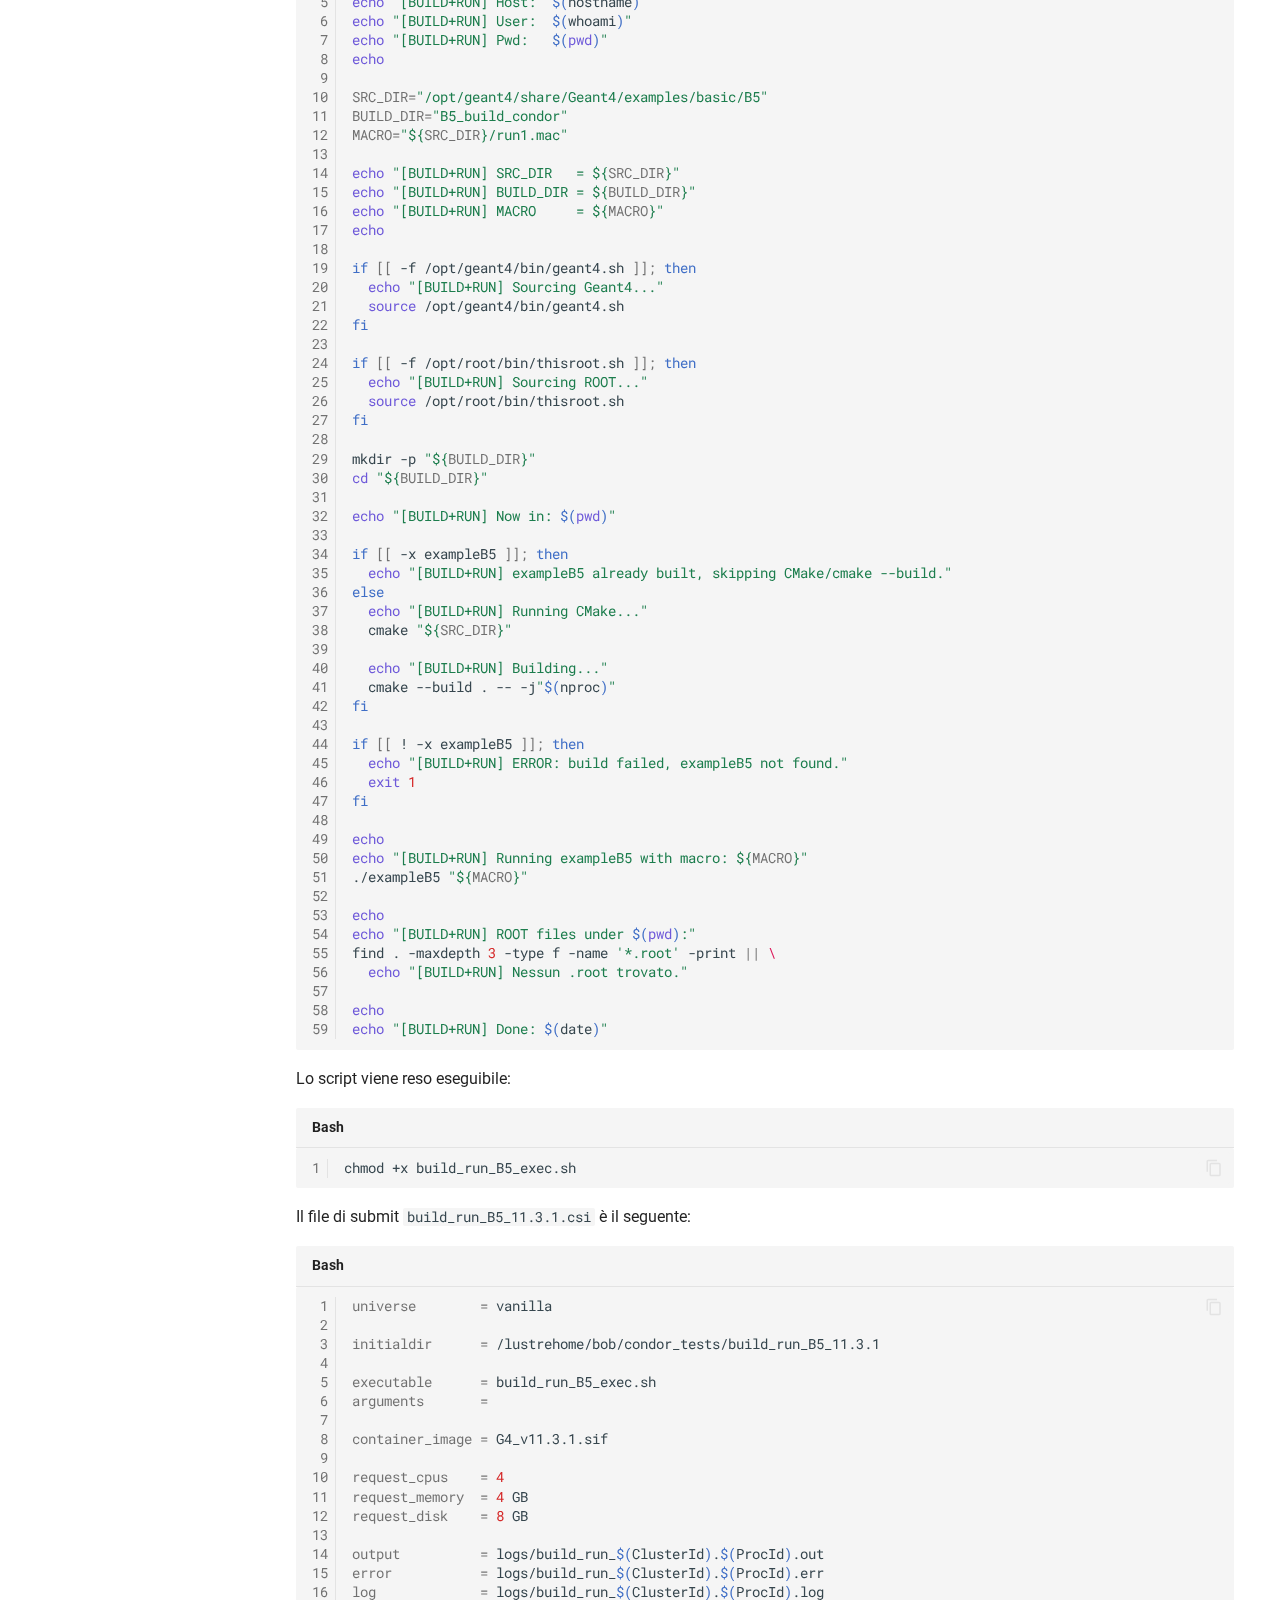
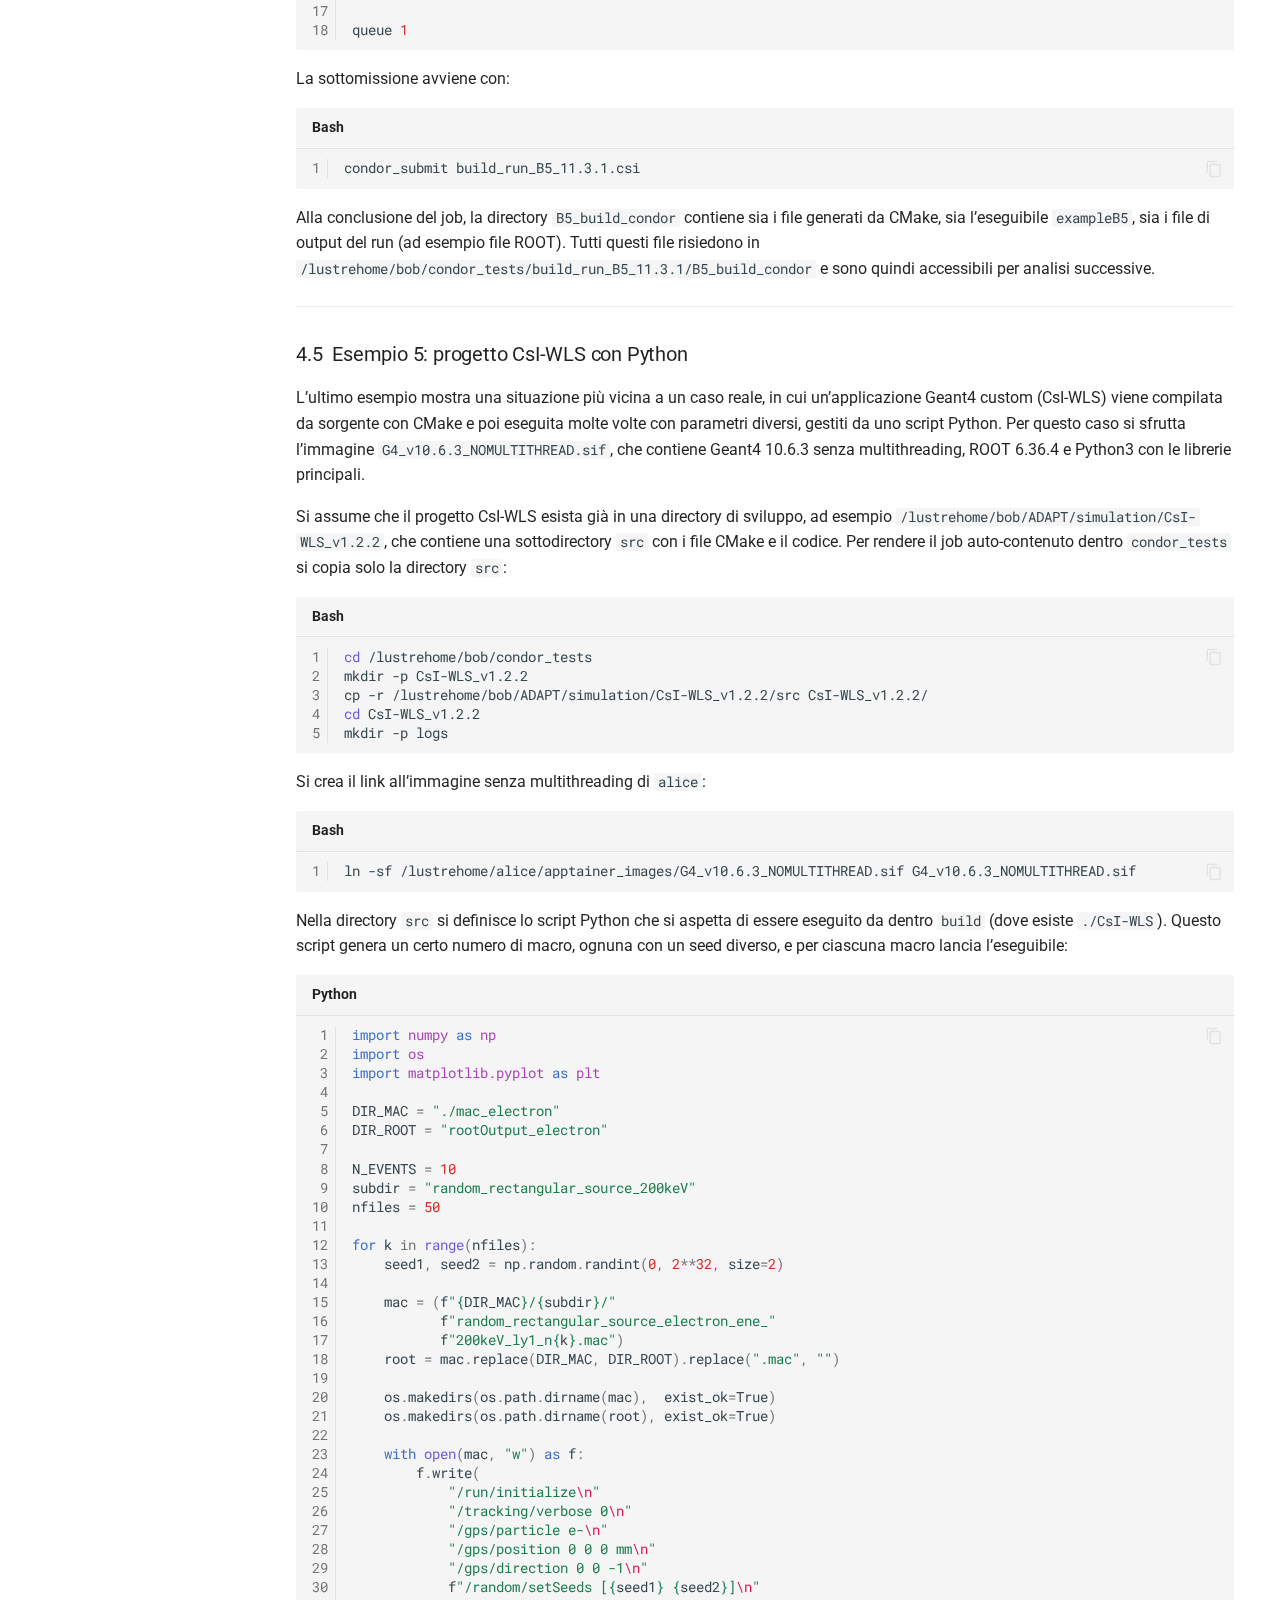
<file: apptainer_condor/index.html>
<!doctype html>
<html lang="it" class="no-js">
  <head>
    
      <meta charset="utf-8">
      <meta name="viewport" content="width=device-width,initial-scale=1">
      
      
      
        <link rel="canonical" href="https://marcocecca00.github.io/recas-containers-docs/apptainer_condor/">
      
      
        <link rel="prev" href="..">
      
      
      
        
      
      
      <link rel="icon" href="../assets/images/favicon.png">
      <meta name="generator" content="mkdocs-1.6.1, mkdocs-material-9.7.0">
    
    
      
        <title>Uso di immagini Apptainer/Singularity con HTCondor su ReCaS - Guida pratica - HTCondor & Containers</title>
      
    
    
      <link rel="stylesheet" href="../assets/stylesheets/main.618322db.min.css">
      
        
        <link rel="stylesheet" href="../assets/stylesheets/palette.ab4e12ef.min.css">
      
      


    
    
      
    
    
      
        
        
        <link rel="preconnect" href="https://fonts.gstatic.com" crossorigin>
        <link rel="stylesheet" href="https://fonts.googleapis.com/css?family=Roboto:300,300i,400,400i,700,700i%7CRoboto+Mono:400,400i,700,700i&display=fallback">
        <style>:root{--md-text-font:"Roboto";--md-code-font:"Roboto Mono"}</style>
      
    
    
      <link rel="stylesheet" href="../css/overrides.css">
    
    <script>__md_scope=new URL("..",location),__md_hash=e=>[...e].reduce(((e,_)=>(e<<5)-e+_.charCodeAt(0)),0),__md_get=(e,_=localStorage,t=__md_scope)=>JSON.parse(_.getItem(t.pathname+"."+e)),__md_set=(e,_,t=localStorage,a=__md_scope)=>{try{t.setItem(a.pathname+"."+e,JSON.stringify(_))}catch(e){}}</script>
    
      

    
    
  </head>
  
  
    
    
      
    
    
    
    
    <body dir="ltr" data-md-color-scheme="default" data-md-color-primary="blue-grey" data-md-color-accent="deep-orange">
  
    
    <input class="md-toggle" data-md-toggle="drawer" type="checkbox" id="__drawer" autocomplete="off">
    <input class="md-toggle" data-md-toggle="search" type="checkbox" id="__search" autocomplete="off">
    <label class="md-overlay" for="__drawer"></label>
    <div data-md-component="skip">
      
        
        <a href="#uso-di-immagini-apptainersingularity-con-htcondor-su-recas" class="md-skip">
          Vai al contenuto
        </a>
      
    </div>
    <div data-md-component="announce">
      
    </div>
    
    
      

  

<header class="md-header md-header--shadow" data-md-component="header">
  <nav class="md-header__inner md-grid" aria-label="Intestazione">
    <a href=".." title="Guida pratica - HTCondor &amp; Containers" class="md-header__button md-logo" aria-label="Guida pratica - HTCondor & Containers" data-md-component="logo">
      
  
  <svg xmlns="http://www.w3.org/2000/svg" viewBox="0 0 24 24"><path d="M12 8a3 3 0 0 0 3-3 3 3 0 0 0-3-3 3 3 0 0 0-3 3 3 3 0 0 0 3 3m0 3.54C9.64 9.35 6.5 8 3 8v11c3.5 0 6.64 1.35 9 3.54 2.36-2.19 5.5-3.54 9-3.54V8c-3.5 0-6.64 1.35-9 3.54"/></svg>

    </a>
    <label class="md-header__button md-icon" for="__drawer">
      
      <svg xmlns="http://www.w3.org/2000/svg" viewBox="0 0 24 24"><path d="M3 6h18v2H3zm0 5h18v2H3zm0 5h18v2H3z"/></svg>
    </label>
    <div class="md-header__title" data-md-component="header-title">
      <div class="md-header__ellipsis">
        <div class="md-header__topic">
          <span class="md-ellipsis">
            Guida pratica - HTCondor & Containers
          </span>
        </div>
        <div class="md-header__topic" data-md-component="header-topic">
          <span class="md-ellipsis">
            
              Uso di immagini Apptainer/Singularity con HTCondor su ReCaS
            
          </span>
        </div>
      </div>
    </div>
    
      
        <form class="md-header__option" data-md-component="palette">
  
    
    
    
    <input class="md-option" data-md-color-media="" data-md-color-scheme="default" data-md-color-primary="blue-grey" data-md-color-accent="deep-orange"  aria-label="Passa al tema scuro"  type="radio" name="__palette" id="__palette_0">
    
      <label class="md-header__button md-icon" title="Passa al tema scuro" for="__palette_1" hidden>
        <svg xmlns="http://www.w3.org/2000/svg" viewBox="0 0 24 24"><path d="m17.75 4.09-2.53 1.94.91 3.06-2.63-1.81-2.63 1.81.91-3.06-2.53-1.94L12.44 4l1.06-3 1.06 3zm3.5 6.91-1.64 1.25.59 1.98-1.7-1.17-1.7 1.17.59-1.98L15.75 11l2.06-.05L18.5 9l.69 1.95zm-2.28 4.95c.83-.08 1.72 1.1 1.19 1.85-.32.45-.66.87-1.08 1.27C15.17 23 8.84 23 4.94 19.07c-3.91-3.9-3.91-10.24 0-14.14.4-.4.82-.76 1.27-1.08.75-.53 1.93.36 1.85 1.19-.27 2.86.69 5.83 2.89 8.02a9.96 9.96 0 0 0 8.02 2.89m-1.64 2.02a12.08 12.08 0 0 1-7.8-3.47c-2.17-2.19-3.33-5-3.49-7.82-2.81 3.14-2.7 7.96.31 10.98 3.02 3.01 7.84 3.12 10.98.31"/></svg>
      </label>
    
  
    
    
    
    <input class="md-option" data-md-color-media="" data-md-color-scheme="slate" data-md-color-primary="blue-grey" data-md-color-accent="deep-orange"  aria-label="Passa al tema chiaro"  type="radio" name="__palette" id="__palette_1">
    
      <label class="md-header__button md-icon" title="Passa al tema chiaro" for="__palette_0" hidden>
        <svg xmlns="http://www.w3.org/2000/svg" viewBox="0 0 24 24"><path d="M12 7a5 5 0 0 1 5 5 5 5 0 0 1-5 5 5 5 0 0 1-5-5 5 5 0 0 1 5-5m0 2a3 3 0 0 0-3 3 3 3 0 0 0 3 3 3 3 0 0 0 3-3 3 3 0 0 0-3-3m0-7 2.39 3.42C13.65 5.15 12.84 5 12 5s-1.65.15-2.39.42zM3.34 7l4.16-.35A7.2 7.2 0 0 0 5.94 8.5c-.44.74-.69 1.5-.83 2.29zm.02 10 1.76-3.77a7.131 7.131 0 0 0 2.38 4.14zM20.65 7l-1.77 3.79a7.02 7.02 0 0 0-2.38-4.15zm-.01 10-4.14.36c.59-.51 1.12-1.14 1.54-1.86.42-.73.69-1.5.83-2.29zM12 22l-2.41-3.44c.74.27 1.55.44 2.41.44.82 0 1.63-.17 2.37-.44z"/></svg>
      </label>
    
  
</form>
      
    
    
      <script>var palette=__md_get("__palette");if(palette&&palette.color){if("(prefers-color-scheme)"===palette.color.media){var media=matchMedia("(prefers-color-scheme: light)"),input=document.querySelector(media.matches?"[data-md-color-media='(prefers-color-scheme: light)']":"[data-md-color-media='(prefers-color-scheme: dark)']");palette.color.media=input.getAttribute("data-md-color-media"),palette.color.scheme=input.getAttribute("data-md-color-scheme"),palette.color.primary=input.getAttribute("data-md-color-primary"),palette.color.accent=input.getAttribute("data-md-color-accent")}for(var[key,value]of Object.entries(palette.color))document.body.setAttribute("data-md-color-"+key,value)}</script>
    
    
    
      
      
        <label class="md-header__button md-icon" for="__search">
          
          <svg xmlns="http://www.w3.org/2000/svg" viewBox="0 0 24 24"><path d="M9.5 3A6.5 6.5 0 0 1 16 9.5c0 1.61-.59 3.09-1.56 4.23l.27.27h.79l5 5-1.5 1.5-5-5v-.79l-.27-.27A6.52 6.52 0 0 1 9.5 16 6.5 6.5 0 0 1 3 9.5 6.5 6.5 0 0 1 9.5 3m0 2C7 5 5 7 5 9.5S7 14 9.5 14 14 12 14 9.5 12 5 9.5 5"/></svg>
        </label>
        <div class="md-search" data-md-component="search" role="dialog">
  <label class="md-search__overlay" for="__search"></label>
  <div class="md-search__inner" role="search">
    <form class="md-search__form" name="search">
      <input type="text" class="md-search__input" name="query" aria-label="Cerca" placeholder="Cerca" autocapitalize="off" autocorrect="off" autocomplete="off" spellcheck="false" data-md-component="search-query" required>
      <label class="md-search__icon md-icon" for="__search">
        
        <svg xmlns="http://www.w3.org/2000/svg" viewBox="0 0 24 24"><path d="M9.5 3A6.5 6.5 0 0 1 16 9.5c0 1.61-.59 3.09-1.56 4.23l.27.27h.79l5 5-1.5 1.5-5-5v-.79l-.27-.27A6.52 6.52 0 0 1 9.5 16 6.5 6.5 0 0 1 3 9.5 6.5 6.5 0 0 1 9.5 3m0 2C7 5 5 7 5 9.5S7 14 9.5 14 14 12 14 9.5 12 5 9.5 5"/></svg>
        
        <svg xmlns="http://www.w3.org/2000/svg" viewBox="0 0 24 24"><path d="M20 11v2H8l5.5 5.5-1.42 1.42L4.16 12l7.92-7.92L13.5 5.5 8 11z"/></svg>
      </label>
      <nav class="md-search__options" aria-label="Cerca">
        
        <button type="reset" class="md-search__icon md-icon" title="Cancella" aria-label="Cancella" tabindex="-1">
          
          <svg xmlns="http://www.w3.org/2000/svg" viewBox="0 0 24 24"><path d="M19 6.41 17.59 5 12 10.59 6.41 5 5 6.41 10.59 12 5 17.59 6.41 19 12 13.41 17.59 19 19 17.59 13.41 12z"/></svg>
        </button>
      </nav>
      
    </form>
    <div class="md-search__output">
      <div class="md-search__scrollwrap" tabindex="0" data-md-scrollfix>
        <div class="md-search-result" data-md-component="search-result">
          <div class="md-search-result__meta">
            Inizializza la ricerca
          </div>
          <ol class="md-search-result__list" role="presentation"></ol>
        </div>
      </div>
    </div>
  </div>
</div>
      
    
    
      <div class="md-header__source">
        <a href="https://github.com/marcocecca00/recas-containers-docs" title="Apri repository" class="md-source" data-md-component="source">
  <div class="md-source__icon md-icon">
    
    <svg xmlns="http://www.w3.org/2000/svg" viewBox="0 0 448 512"><!--! Font Awesome Free 7.1.0 by @fontawesome - https://fontawesome.com License - https://fontawesome.com/license/free (Icons: CC BY 4.0, Fonts: SIL OFL 1.1, Code: MIT License) Copyright 2025 Fonticons, Inc.--><path d="M439.6 236.1 244 40.5c-5.4-5.5-12.8-8.5-20.4-8.5s-15 3-20.4 8.4L162.5 81l51.5 51.5c27.1-9.1 52.7 16.8 43.4 43.7l49.7 49.7c34.2-11.8 61.2 31 35.5 56.7-26.5 26.5-70.2-2.9-56-37.3L240.3 199v121.9c25.3 12.5 22.3 41.8 9.1 55-6.4 6.4-15.2 10.1-24.3 10.1s-17.8-3.6-24.3-10.1c-17.6-17.6-11.1-46.9 11.2-56v-123c-20.8-8.5-24.6-30.7-18.6-45L142.6 101 8.5 235.1C3 240.6 0 247.9 0 255.5s3 15 8.5 20.4l195.6 195.7c5.4 5.4 12.7 8.4 20.4 8.4s15-3 20.4-8.4l194.7-194.7c5.4-5.4 8.4-12.8 8.4-20.4s-3-15-8.4-20.4"/></svg>
  </div>
  <div class="md-source__repository">
    recas-containers-docs
  </div>
</a>
      </div>
    
  </nav>
  
</header>
    
    <div class="md-container" data-md-component="container">
      
      
        
          
        
      
      <main class="md-main" data-md-component="main">
        <div class="md-main__inner md-grid">
          
            
              
              <div class="md-sidebar md-sidebar--primary" data-md-component="sidebar" data-md-type="navigation" >
                <div class="md-sidebar__scrollwrap">
                  <div class="md-sidebar__inner">
                    



  

<nav class="md-nav md-nav--primary md-nav--integrated" aria-label="Navigazione" data-md-level="0">
  <label class="md-nav__title" for="__drawer">
    <a href=".." title="Guida pratica - HTCondor &amp; Containers" class="md-nav__button md-logo" aria-label="Guida pratica - HTCondor & Containers" data-md-component="logo">
      
  
  <svg xmlns="http://www.w3.org/2000/svg" viewBox="0 0 24 24"><path d="M12 8a3 3 0 0 0 3-3 3 3 0 0 0-3-3 3 3 0 0 0-3 3 3 3 0 0 0 3 3m0 3.54C9.64 9.35 6.5 8 3 8v11c3.5 0 6.64 1.35 9 3.54 2.36-2.19 5.5-3.54 9-3.54V8c-3.5 0-6.64 1.35-9 3.54"/></svg>

    </a>
    Guida pratica - HTCondor & Containers
  </label>
  
    <div class="md-nav__source">
      <a href="https://github.com/marcocecca00/recas-containers-docs" title="Apri repository" class="md-source" data-md-component="source">
  <div class="md-source__icon md-icon">
    
    <svg xmlns="http://www.w3.org/2000/svg" viewBox="0 0 448 512"><!--! Font Awesome Free 7.1.0 by @fontawesome - https://fontawesome.com License - https://fontawesome.com/license/free (Icons: CC BY 4.0, Fonts: SIL OFL 1.1, Code: MIT License) Copyright 2025 Fonticons, Inc.--><path d="M439.6 236.1 244 40.5c-5.4-5.5-12.8-8.5-20.4-8.5s-15 3-20.4 8.4L162.5 81l51.5 51.5c27.1-9.1 52.7 16.8 43.4 43.7l49.7 49.7c34.2-11.8 61.2 31 35.5 56.7-26.5 26.5-70.2-2.9-56-37.3L240.3 199v121.9c25.3 12.5 22.3 41.8 9.1 55-6.4 6.4-15.2 10.1-24.3 10.1s-17.8-3.6-24.3-10.1c-17.6-17.6-11.1-46.9 11.2-56v-123c-20.8-8.5-24.6-30.7-18.6-45L142.6 101 8.5 235.1C3 240.6 0 247.9 0 255.5s3 15 8.5 20.4l195.6 195.7c5.4 5.4 12.7 8.4 20.4 8.4s15-3 20.4-8.4l194.7-194.7c5.4-5.4 8.4-12.8 8.4-20.4s-3-15-8.4-20.4"/></svg>
  </div>
  <div class="md-source__repository">
    recas-containers-docs
  </div>
</a>
    </div>
  
  <ul class="md-nav__list" data-md-scrollfix>
    
      
      
  
  
  
  
    <li class="md-nav__item">
      <a href=".." class="md-nav__link">
        
  
  
  <span class="md-ellipsis">
    
  
    Home
  

    
  </span>
  
  

      </a>
    </li>
  

    
      
      
  
  
    
  
  
  
    <li class="md-nav__item md-nav__item--active">
      
      <input class="md-nav__toggle md-toggle" type="checkbox" id="__toc">
      
      
        
      
      
        <label class="md-nav__link md-nav__link--active" for="__toc">
          
  
  
  <span class="md-ellipsis">
    
  
    Uso di immagini Apptainer/Singularity con HTCondor su ReCaS
  

    
  </span>
  
  

          <span class="md-nav__icon md-icon"></span>
        </label>
      
      <a href="./" class="md-nav__link md-nav__link--active">
        
  
  
  <span class="md-ellipsis">
    
  
    Uso di immagini Apptainer/Singularity con HTCondor su ReCaS
  

    
  </span>
  
  

      </a>
      
        

<nav class="md-nav md-nav--secondary" aria-label="Indice">
  
  
  
    
  
  
    <label class="md-nav__title" for="__toc">
      <span class="md-nav__icon md-icon"></span>
      Indice
    </label>
    <ul class="md-nav__list" data-md-component="toc" data-md-scrollfix>
      
        <li class="md-nav__item">
  <a href="#introduzione" class="md-nav__link">
    <span class="md-ellipsis">
      
        Introduzione
      
    </span>
  </a>
  
</li>
      
        <li class="md-nav__item">
  <a href="#sec-concetti-base" class="md-nav__link">
    <span class="md-ellipsis">
      
        Concetti di base: container, Apptainer e HTCondor
      
    </span>
  </a>
  
</li>
      
        <li class="md-nav__item">
  <a href="#sec-organizzazione" class="md-nav__link">
    <span class="md-ellipsis">
      
        Organizzazione delle directory
      
    </span>
  </a>
  
</li>
      
        <li class="md-nav__item">
  <a href="#sec-esempi" class="md-nav__link">
    <span class="md-ellipsis">
      
        Esempi
      
    </span>
  </a>
  
    <nav class="md-nav" aria-label="Esempi">
      <ul class="md-nav__list">
        
          <li class="md-nav__item">
  <a href="#sec-esempio1" class="md-nav__link">
    <span class="md-ellipsis">
      
        Esempio 1: test dell'immagine Geant4
      
    </span>
  </a>
  
</li>
        
          <li class="md-nav__item">
  <a href="#sec-esempio2" class="md-nav__link">
    <span class="md-ellipsis">
      
        Esempio 2: build dell’esempio B5 di Geant4
      
    </span>
  </a>
  
</li>
        
          <li class="md-nav__item">
  <a href="#sec-esempio3" class="md-nav__link">
    <span class="md-ellipsis">
      
        Esempio 3: run dell’esempio B5
      
    </span>
  </a>
  
</li>
        
          <li class="md-nav__item">
  <a href="#sec-esempio4" class="md-nav__link">
    <span class="md-ellipsis">
      
        Esempio 4: build e run di B5 in un unico job
      
    </span>
  </a>
  
</li>
        
          <li class="md-nav__item">
  <a href="#sec-esempio5" class="md-nav__link">
    <span class="md-ellipsis">
      
        Esempio 5: progetto CsI-WLS con Python
      
    </span>
  </a>
  
</li>
        
      </ul>
    </nav>
  
</li>
      
        <li class="md-nav__item">
  <a href="#sec-docker-sif" class="md-nav__link">
    <span class="md-ellipsis">
      
        Costruzione di un’immagine Docker e conversione in SIF
      
    </span>
  </a>
  
    <nav class="md-nav" aria-label="Costruzione di un’immagine Docker e conversione in SIF">
      <ul class="md-nav__list">
        
          <li class="md-nav__item">
  <a href="#comandi-essenziali-docker" class="md-nav__link">
    <span class="md-ellipsis">
      
        Comandi essenziali Docker
      
    </span>
  </a>
  
</li>
        
          <li class="md-nav__item">
  <a href="#comandi-essenziali-apptainersingularity" class="md-nav__link">
    <span class="md-ellipsis">
      
        Comandi essenziali Apptainer/Singularity
      
    </span>
  </a>
  
</li>
        
      </ul>
    </nav>
  
</li>
      
        <li class="md-nav__item">
  <a href="#sec-images" class="md-nav__link">
    <span class="md-ellipsis">
      
        Immagini Docker / Apptainer disponibili su ReCaS
      
    </span>
  </a>
  
</li>
      
        <li class="md-nav__item">
  <a href="#appendice" class="md-nav__link">
    <span class="md-ellipsis">
      
        Appendice
      
    </span>
  </a>
  
    <nav class="md-nav" aria-label="Appendice">
      <ul class="md-nav__list">
        
          <li class="md-nav__item">
  <a href="#sec-dockerfile-esempio" class="md-nav__link">
    <span class="md-ellipsis">
      
        Dockerfile di esempio per ambiente Geant4/ROOT
      
    </span>
  </a>
  
</li>
        
          <li class="md-nav__item">
  <a href="#riferimenti-ufficiali-recas" class="md-nav__link">
    <span class="md-ellipsis">
      
        Riferimenti ufficiali ReCaS
      
    </span>
  </a>
  
</li>
        
      </ul>
    </nav>
  
</li>
      
    </ul>
  
</nav>
      
    </li>
  

    
      
      
  
  
  
  
    <li class="md-nav__item">
      <a href=".." class="md-nav__link">
        
  
  
  <span class="md-ellipsis">
    
  
    Uso di Kubernetes con container su ReCaS
  

    
  </span>
  
  

      </a>
    </li>
  

    
  </ul>
</nav>
                  </div>
                </div>
              </div>
            
            
          
          
            <div class="md-content" data-md-component="content">
              
              <article class="md-content__inner md-typeset">
                
                  


  
    <a href="https://github.com/marcocecca00/recas-containers-docs/edit/master/docs/apptainer_condor.md" title="Modifica" class="md-content__button md-icon" rel="edit">
      
      <svg xmlns="http://www.w3.org/2000/svg" viewBox="0 0 24 24"><path d="M10 20H6V4h7v5h5v3.1l2-2V8l-6-6H6c-1.1 0-2 .9-2 2v16c0 1.1.9 2 2 2h4zm10.2-7c.1 0 .3.1.4.2l1.3 1.3c.2.2.2.6 0 .8l-1 1-2.1-2.1 1-1c.1-.1.2-.2.4-.2m0 3.9L14.1 23H12v-2.1l6.1-6.1z"/></svg>
    </a>
  
  


<h1 id="uso-di-immagini-apptainersingularity-con-htcondor-su-recas">Uso di immagini Apptainer/Singularity con HTCondor su ReCaS<a class="headerlink" href="#uso-di-immagini-apptainersingularity-con-htcondor-su-recas" title="Permanent link">&para;</a></h1>
<h2 id="introduzione"><strong>Introduzione</strong><a class="headerlink" href="#introduzione" title="Permanent link">&para;</a></h2>
<p>Questa guida descrive in modo operativo come usare immagini Apptainer/Singularity (file <code>.sif</code>) insieme a HTCondor sul cluster ReCaS. L’idea di fondo è che ci sia almeno un utente “manutentore” (che chiameremo <code>alice</code>) che possa costruire immagini Docker su una macchina dedicata, convertirle in immagini Apptainer/Singularity e metterle a disposizione di tutti in una posizione condivisa su lustre. Gli altri utenti (ad esempio <code>bob</code>) non devono occuparsi della parte Docker: si limitano a usare le immagini <code>.sif</code> già pronte all’interno dei job Condor, tramite <em>symlink</em> verso la directory condivisa di <code>alice</code>.</p>
<p>Nel seguito useremo come esempio un utente chiamato <code>bob</code> per i job Condor, mentre <code>alice</code> rappresenterà l’utente che ospita le immagini condivise. Per rendere gli esempi concreti, si assume che siano già presenti due immagini Apptainer nella directory condivisa di <code>alice</code>:</p>
<div class="highlight"><table class="highlighttable"><tr><th colspan="2" class="filename"><span class="filename">Bash</span></th></tr><tr><td class="linenos"><div class="linenodiv"><pre><span></span><span class="normal"><a href="#__codelineno-0-1">1</a></span>
<span class="normal"><a href="#__codelineno-0-2">2</a></span></pre></div></td><td class="code"><div><pre><span></span><code><a id="__codelineno-0-1" name="__codelineno-0-1"></a>/lustrehome/alice/apptainer_images/G4_v10.6.3_NOMULTITHREAD.sif
<a id="__codelineno-0-2" name="__codelineno-0-2"></a>/lustrehome/alice/apptainer_images/G4_v11.3.1.sif
</code></pre></div></td></tr></table></div>
<p>Queste immagini contengono Ubuntu 24.04, Geant4, ROOT, Python3 con numpy e matplotlib. In particolare l’immagine <code>G4_v10.6.3_NOMULTITHREAD.sif</code> ha il multithreading disattivato per Geant4 ed è adatta ad applicazioni che richiedono esecuzione single-thread.</p>
<p>La sezione <a href="#sec-concetti-base">Concetti di base: container, Apptainer e HTCondor</a> introduce i concetti di base su container, Apptainer e HTCondor, mentre la sezione <a href="#sec-organizzazione">Organizzazione delle directory</a> propone una convenzione semplice per organizzare le directory su lustre dal punto di vista di <code>bob</code>.</p>
<p>La sezione <a href="#sec-esempi">Esempi</a> illustra cinque esempi completi di utilizzo: test dell’immagine, build dell’esempio B5 di Geant4, run di B5, build+run in un unico job e un caso reale con una simulazione Geant di una tile scintillante tra due piani di fibre WLS (CsI-WLS) e Python.</p>
<p>La sezione <a href="#sec-docker-sif">Costruzione di un’immagine Docker e conversione in SIF</a> mostra come costruire e convertire immagini Docker in <code>.sif</code>.</p>
<p>In Appendice, la sezione <a href="#sec-dockerfile-esempio">Dockerfile di esempio per ambiente Geant4/ROOT</a> contiene un Dockerfile di esempio.</p>
<p>Per comodità, la sezione <a href="#sec-images">Immagini Docker / Apptainer disponibili su ReCaS</a>
riporta un elenco aggiornato delle immagini attualmente disponibili e dei relativi percorso reali su lustre, che possono essere riutilizzate come base per nuovi workflow.</p>
<hr />
<h2 id="sec-concetti-base"><strong>Concetti di base: container, Apptainer e HTCondor</strong><a class="headerlink" href="#sec-concetti-base" title="Permanent link">&para;</a></h2>
<p>Prima di entrare negli esempi conviene chiarire cosa si intende per container e come Apptainer interagisce con HTCondor nel contesto del cluster ReCaS.</p>
<p>Un container è un ambiente software isolato, definito da un’immagine che contiene un sistema operativo minimale (ad esempio Ubuntu), le librerie e le applicazioni necessarie. Quando si avvia un container, il programma viene eseguito con quell’ambiente software, indipendentemente dal sistema operativo del nodo fisico. Nel nostro caso un’immagine <code>.sif</code> contiene Geant4, ROOT, Python e le relative dipendenze, così che un job Condor non deve installare o configurare nulla: trova tutto già predisposto.</p>
<p>Su ReCaS i container sono gestiti da Apptainer (discendente di Singularity), progettato per ambienti HPC multiutente. Un’immagine Apptainer è un file in sola lettura; durante il job, Apptainer monta il filesystem dell’immagine e allo stesso tempo monta la directory di lavoro dell’utente, in modo che il programma possa leggere e scrivere i propri file su lustre. Questo approccio è più leggero di una macchina virtuale, perché il kernel del sistema è condiviso e si avvia solo lo strato utente.</p>
<p>HTCondor si occupa di individuare i worker node disponibili, preparare la directory di lavoro e avviare Apptainer. Dal punto di vista dell’utente, la cosa fondamentale è capire il ruolo di tre parametri nel file di submit: <code>initialdir</code>, <code>executable</code> e <code>container_image</code>.</p>
<ul>
<li>La direttiva <code>initialdir</code> indica la directory sul filesystem di lustre che rappresenta la cartella di lavoro del job. Condor monta questa directory nel container come current working directory (CWD), quindi tutto ciò che viene scritto in CWD o in sottocartelle relative finisce direttamente in questa directory su lustre.</li>
<li>La direttiva <code>executable</code> indica lo script o l’eseguibile che verrà lanciato all’interno del container. Deve trovarsi nella <code>initialdir</code> o in una sua sottocartella ed è specificato nel file di submit con un percorso relativo.</li>
<li>La direttiva <code>container_image</code> indica quale immagine Apptainer usare. I test effettuati sul cluster hanno mostrato un comportamento pratico importante: Condor si aspetta che il valore di <code>container_image</code> sia il nome di un file presente nella <code>initialdir</code>. Per questa ragione, anche se l’immagine “reale” vive in una directory centrale, per ogni job conviene creare nella <code>initialdir</code> un symlink locale all’immagine e poi usare nel submit il nome del symlink (ad esempio un symlink a <code>/lustrehome/alice/apptainer_images/immagine.sif</code>).</li>
</ul>
<p>In pratica, quando Condor avvia Apptainer, la <code>initialdir</code> viene montata nel container come directory di lavoro corrente: non c’è copia dei file, tutto ciò che il job legge o scrive in CWD (e nelle sottocartelle relative) finisce direttamente sulla stessa directory di lustre.</p>
<div class="admonition warning">
<p class="admonition-title"> Attenzione: comportamento specifico di ReCaS</p>
<p>Il requisito che <code>container_image</code> debba essere il nome di un file presente nella
<code>initialdir</code> (tipicamente un symlink verso la <code>.sif</code> reale su lustre) è legato alla
configurazione di HTCondor su ReCaS. Al momento questa è la modalità supportata e
testata; in futuro potrebbero essere aggiunti anche path assoluti o altri meccanismi
per individuare l’immagine del container.</p>
</div>
<div class="admonition tip">
<p class="admonition-title">Cosa fa davvero HTCondor con <code>container_image</code></p>
<p>Quando nel file di submit si imposta:</p>
<div class="highlight"><table class="highlighttable"><tr><th colspan="2" class="filename"><span class="filename">Text Only</span></th></tr><tr><td class="linenos"><div class="linenodiv"><pre><span></span><span class="normal"><a href="#__codelineno-1-1">1</a></span></pre></div></td><td class="code"><div><pre><span></span><code><a id="__codelineno-1-1" name="__codelineno-1-1"></a>container_image = G4_v11.3.1.sif
</code></pre></div></td></tr></table></div>
<p>dal punto di vista pratico HTCondor, sul worker node, fa qualcosa di
<strong>equivalente</strong> a:</p>
<p><div class="highlight"><table class="highlighttable"><tr><th colspan="2" class="filename"><span class="filename">Bash</span></th></tr><tr><td class="linenos"><div class="linenodiv"><pre><span></span><span class="normal"><a href="#__codelineno-2-1">1</a></span></pre></div></td><td class="code"><div><pre><span></span><code><a id="__codelineno-2-1" name="__codelineno-2-1"></a>apptainer<span class="w"> </span><span class="nb">exec</span><span class="w"> </span>G4_v11.3.1.sif<span class="w"> </span>./script_che_hai_messo_in_executable.sh
</code></pre></div></td></tr></table></div>
<em>(oppure <code>singularity exec</code> a seconda del runtime disponibile).</em></p>
<p>Questo significa che:</p>
<ul>
<li>l’ambiente dentro il container è lo stesso che avresti lanciando
  <code>apptainer exec</code> a mano da shell;</li>
<li>le variabili d’ambiente e i PATH di Geant4/ROOT <strong>non vengono magicamente
  settati da Condor</strong>, ma solo da eventuali script di entrypoint dell’immagine oppure da quello che fai tu nello <code>executable</code> (ad es.):
    <div class="highlight"><table class="highlighttable"><tr><th colspan="2" class="filename"><span class="filename">Bash</span></th></tr><tr><td class="linenos"><div class="linenodiv"><pre><span></span><span class="normal"><a href="#__codelineno-3-1">1</a></span>
<span class="normal"><a href="#__codelineno-3-2">2</a></span></pre></div></td><td class="code"><div><pre><span></span><code><a id="__codelineno-3-1" name="__codelineno-3-1"></a><span class="nb">source</span><span class="w"> </span>/opt/geant4/bin/geant4.sh
<a id="__codelineno-3-2" name="__codelineno-3-2"></a><span class="nb">source</span><span class="w"> </span>/opt/root/bin/thisroot.sh
</code></pre></div></td></tr></table></div></li>
</ul>
<p>Per questo, in tutti gli esempi della guida, gli script <code>*.sh</code> eseguiti
come <code>executable</code> fanno esplicitamente il <code>source</code> degli script di ambiente
di Geant4 e ROOT all’inizio.</p>
</div>
<p>Un esempio tipico è il seguente. Nella directory del job di <code>bob</code> si crea un link all’immagine condivisa di <code>alice</code>:</p>
<div class="highlight"><table class="highlighttable"><tr><th colspan="2" class="filename"><span class="filename">Bash</span></th></tr><tr><td class="linenos"><div class="linenodiv"><pre><span></span><span class="normal"><a href="#__codelineno-4-1">1</a></span></pre></div></td><td class="code"><div><pre><span></span><code><a id="__codelineno-4-1" name="__codelineno-4-1"></a>ln<span class="w"> </span>-sf<span class="w"> </span>/lustrehome/alice/apptainer_images/G4_v11.3.1.sif<span class="w"> </span>G4_v11.3.1.sif
</code></pre></div></td></tr></table></div>
<p>e nel file di submit si scrive:</p>
<div class="highlight"><table class="highlighttable"><tr><th colspan="2" class="filename"><span class="filename">Bash</span></th></tr><tr><td class="linenos"><div class="linenodiv"><pre><span></span><span class="normal"><a href="#__codelineno-5-1">1</a></span></pre></div></td><td class="code"><div><pre><span></span><code><a id="__codelineno-5-1" name="__codelineno-5-1"></a><span class="nv">container_image</span><span class="w"> </span><span class="o">=</span><span class="w"> </span>G4_v11.3.1.sif
</code></pre></div></td></tr></table></div>
<p>In questo modo Condor trova il file <code>G4_v11.3.1.sif</code> nella <code>initialdir</code>, avvia Apptainer con quell’immagine e monta la <code>initialdir</code> all’interno del container. Da quel momento in poi lo script <code>executable</code> viene eseguito dentro il container e la directory di lavoro corrisponde alla directory dell’utente su lustre.</p>
<p>Gli esempi pratici della sezione <a href="#sec-esempi">Esempi</a> non fanno altro che declinare questo schema base in casi d’uso via via più complessi.</p>
<hr />
<h2 id="sec-organizzazione"><strong>Organizzazione delle directory</strong><a class="headerlink" href="#sec-organizzazione" title="Permanent link">&para;</a></h2>
<p>Per lavorare in modo ordinato conviene scegliere una convenzione semplice all’interno della propria home su lustre. Nel caso di <code>bob</code>, la directory di riferimento per i job è <code>/lustrehome/bob</code>, mentre l’utente manutentore <code>alice</code> usa <code>/lustrehome/alice</code> per ospitare le immagini condivise.</p>
<p>Le immagini Apptainer condivise dal manutentore possono essere raccolte in una directory dedicata, ad esempio <code>/lustrehome/alice/apptainer_images</code>. In questa directory si collocano i file <code>.sif</code> che <code>alice</code> ha costruito o recuperato. Nel nostro esempio vi si trovano <code>G4_v11.3.1.sif</code> e <code>G4_v10.6.3_NOMULTITHREAD.sif</code>.</p>
<p>Per gli esempi e i job Condor di <code>bob</code> si può usare una directory <code>condor_tests</code>. All’interno di <code>condor_tests</code> è utile creare sottodirectory dedicate per ciascun tipo di job. Ogni directory contiene i file di submit <code>.csi</code>, gli script <code>.sh</code>, un link locale all’immagine <code>.sif</code> (proveniente da <code>/lustrehome/alice/apptainer_images</code>) e una sottocartella <code>logs/</code> per gli output di Condor. Questa struttura rende chiaro dove si trova il codice sorgente, dove viene compilato il programma e dove finiscono i file prodotti dai job Condor, seguendo lo schema introdotto in <a href="#sec-concetti-base">Concetti di base: container, Apptainer e HTCondor</a> e utilizzato in tutti gli esempi successivi.</p>
<div class="admonition example">
<p class="admonition-title"> Esempio di gerarchia tipica su lustre</p>
<p>Una possibile organizzazione delle directory per <code>alice</code> (manutentore) e <code>bob</code>
(utente che sottomette i job) può essere:</p>
<div class="highlight"><table class="highlighttable"><tr><th colspan="2" class="filename"><span class="filename">Text Only</span></th></tr><tr><td class="linenos"><div class="linenodiv"><pre><span></span><span class="normal"><a href="#__codelineno-6-1"> 1</a></span>
<span class="normal"><a href="#__codelineno-6-2"> 2</a></span>
<span class="normal"><a href="#__codelineno-6-3"> 3</a></span>
<span class="normal"><a href="#__codelineno-6-4"> 4</a></span>
<span class="normal"><a href="#__codelineno-6-5"> 5</a></span>
<span class="normal"><a href="#__codelineno-6-6"> 6</a></span>
<span class="normal"><a href="#__codelineno-6-7"> 7</a></span>
<span class="normal"><a href="#__codelineno-6-8"> 8</a></span>
<span class="normal"><a href="#__codelineno-6-9"> 9</a></span>
<span class="normal"><a href="#__codelineno-6-10">10</a></span>
<span class="normal"><a href="#__codelineno-6-11">11</a></span>
<span class="normal"><a href="#__codelineno-6-12">12</a></span>
<span class="normal"><a href="#__codelineno-6-13">13</a></span>
<span class="normal"><a href="#__codelineno-6-14">14</a></span>
<span class="normal"><a href="#__codelineno-6-15">15</a></span>
<span class="normal"><a href="#__codelineno-6-16">16</a></span>
<span class="normal"><a href="#__codelineno-6-17">17</a></span>
<span class="normal"><a href="#__codelineno-6-18">18</a></span>
<span class="normal"><a href="#__codelineno-6-19">19</a></span>
<span class="normal"><a href="#__codelineno-6-20">20</a></span>
<span class="normal"><a href="#__codelineno-6-21">21</a></span>
<span class="normal"><a href="#__codelineno-6-22">22</a></span>
<span class="normal"><a href="#__codelineno-6-23">23</a></span>
<span class="normal"><a href="#__codelineno-6-24">24</a></span>
<span class="normal"><a href="#__codelineno-6-25">25</a></span>
<span class="normal"><a href="#__codelineno-6-26">26</a></span>
<span class="normal"><a href="#__codelineno-6-27">27</a></span>
<span class="normal"><a href="#__codelineno-6-28">28</a></span></pre></div></td><td class="code"><div><pre><span></span><code><a id="__codelineno-6-1" name="__codelineno-6-1"></a>/lustrehome/alice/
<a id="__codelineno-6-2" name="__codelineno-6-2"></a>  apptainer_images/
<a id="__codelineno-6-3" name="__codelineno-6-3"></a>    G4_v11.3.1.sif
<a id="__codelineno-6-4" name="__codelineno-6-4"></a>    G4_v10.6.3_NOMULTITHREAD.sif
<a id="__codelineno-6-5" name="__codelineno-6-5"></a>
<a id="__codelineno-6-6" name="__codelineno-6-6"></a>/lustrehome/bob/
<a id="__codelineno-6-7" name="__codelineno-6-7"></a>  condor_tests/
<a id="__codelineno-6-8" name="__codelineno-6-8"></a>    test_container/
<a id="__codelineno-6-9" name="__codelineno-6-9"></a>      logs/
<a id="__codelineno-6-10" name="__codelineno-6-10"></a>      G4_v11.3.1.sif -&gt; /lustrehome/alice/apptainer_images/G4_v11.3.1.sif
<a id="__codelineno-6-11" name="__codelineno-6-11"></a>      test_container.sh
<a id="__codelineno-6-12" name="__codelineno-6-12"></a>      test_container.csi
<a id="__codelineno-6-13" name="__codelineno-6-13"></a>
<a id="__codelineno-6-14" name="__codelineno-6-14"></a>    build_B5_11.3.1/
<a id="__codelineno-6-15" name="__codelineno-6-15"></a>      logs/
<a id="__codelineno-6-16" name="__codelineno-6-16"></a>      G4_v11.3.1.sif -&gt; /lustrehome/alice/apptainer_images/G4_v11.3.1.sif
<a id="__codelineno-6-17" name="__codelineno-6-17"></a>      build_B5_exec.sh
<a id="__codelineno-6-18" name="__codelineno-6-18"></a>      build_B5_11.3.1.csi
<a id="__codelineno-6-19" name="__codelineno-6-19"></a>      B5_build_condor/      # directory di build creata dal job
<a id="__codelineno-6-20" name="__codelineno-6-20"></a>
<a id="__codelineno-6-21" name="__codelineno-6-21"></a>    run_B5_11.3.1/
<a id="__codelineno-6-22" name="__codelineno-6-22"></a>      logs/
<a id="__codelineno-6-23" name="__codelineno-6-23"></a>      G4_v11.3.1.sif -&gt; /lustrehome/alice/apptainer_images/G4_v11.3.1.sif
<a id="__codelineno-6-24" name="__codelineno-6-24"></a>      run_B5_exec.sh
<a id="__codelineno-6-25" name="__codelineno-6-25"></a>      run_B5_11.3.1.csi
<a id="__codelineno-6-26" name="__codelineno-6-26"></a>      exampleB5
<a id="__codelineno-6-27" name="__codelineno-6-27"></a>      run1.mac
<a id="__codelineno-6-28" name="__codelineno-6-28"></a>      # file di output prodotti da B5
</code></pre></div></td></tr></table></div>
<p>In questa configurazione:</p>
<ul>
<li><code>alice</code> mantiene tutte le immagini <code>.sif</code> in un’unica directory centrale;</li>
<li><code>bob</code> crea, per ogni tipo di job, una directory dedicata con i file <code>.csi</code>,
  gli script <code>.sh</code>, una sottocartella <code>logs/</code> e un symlink locale all’immagine <code>.sif</code>.</li>
</ul>
</div>
<hr />
<h2 id="sec-esempi"><strong>Esempi</strong><a class="headerlink" href="#sec-esempi" title="Permanent link">&para;</a></h2>
<p>In questa sezione sono riportati cinque esempi completi che illustrano come utilizzare immagini Apptainer/Singularity in combinazione con HTCondor. Gli esempi seguono un ordine progressivo, dal test più semplice fino a un caso realistico con un progetto Geant4 personalizzato:</p>
<ul>
<li><strong>Esempio <a href="#sec-esempio1">1</a></strong> – test minimale dell’immagine <code>.sif</code> per verificare la versione di Geant4, ROOT e Python e controllare che il container venga avviato correttamente su un worker node;</li>
<li><strong>Esempio <a href="#sec-esempio2">2</a></strong> – compilazione dell’esempio Geant4 B5 all’interno del container utilizzando CMake;</li>
<li><strong>Esempio <a href="#sec-esempio3">3</a></strong> – esecuzione di un binario Geant4 precompilato con una macro, in un job dedicato;</li>
<li><strong>Esempio <a href="#sec-esempio4">4</a></strong> – compilazione ed esecuzione dell’esempio B5 nello stesso job HTCondor, utile quando si vuole una build “pulita” per ogni run;</li>
<li><strong>Esempio <a href="#sec-esempio5">5</a></strong> – caso realistico con il progetto CsI-WLS, che prevede build con CMake e un batch di simulazioni pilotato da uno script Python.</li>
</ul>
<p>I template completi degli script <code>.sh</code> e dei file di submit <code>.csi</code> utilizzati negli esempi successivi sono disponibili nella cartella
<a href="https://github.com/marcocecca00/recas-containers-docs/tree/master/apptainer_templates"><code>templates/</code></a> del repository GitHub.</p>
<p>In particolare:</p>
<ul>
<li><a href="https://github.com/marcocecca00/recas-containers-docs/tree/master/apptainer_templates/Es1_test_container"><code>Es1_test_container</code></a></li>
<li><a href="https://github.com/marcocecca00/recas-containers-docs/tree/master/apptainer_templates/Es2_build_geant_project"><code>Es2_build_geant_project</code></a></li>
<li><a href="https://github.com/marcocecca00/recas-containers-docs/tree/master/apptainer_templates/Es3_run_geant_exec"><code>Es3_run_geant_exec</code></a></li>
<li><a href="https://github.com/marcocecca00/recas-containers-docs/tree/master/apptainer_templates/Es4_build_and_run_geant_example"><code>Es4_build_and_run_geant_example</code></a></li>
<li><a href="https://github.com/marcocecca00/recas-containers-docs/tree/master/apptainer_templates/Es5_build_and_run_python"><code>Es5_build_and_run_python</code></a></li>
</ul>
<hr />
<h3 id="sec-esempio1">Esempio 1: test dell'immagine Geant4<a class="headerlink" href="#sec-esempio1" title="Permanent link">&para;</a></h3>
<p>Il primo esempio ha lo scopo di verificare che l’immagine <code>G4_v11.3.1.sif</code> funzioni correttamente su un worker node. L’obiettivo è sapere su quale nodo gira il job, quali versioni di Geant4, ROOT e Python sono visibili dall’interno del container e se l’ambiente è coerente.</p>
<p>Si inizia creando la directory del test e una sottocartella per i log:</p>
<div class="highlight"><table class="highlighttable"><tr><th colspan="2" class="filename"><span class="filename">Bash</span></th></tr><tr><td class="linenos"><div class="linenodiv"><pre><span></span><span class="normal"><a href="#__codelineno-7-1">1</a></span>
<span class="normal"><a href="#__codelineno-7-2">2</a></span>
<span class="normal"><a href="#__codelineno-7-3">3</a></span></pre></div></td><td class="code"><div><pre><span></span><code><a id="__codelineno-7-1" name="__codelineno-7-1"></a><span class="nb">cd</span><span class="w"> </span>/lustrehome/bob
<a id="__codelineno-7-2" name="__codelineno-7-2"></a>mkdir<span class="w"> </span>-p<span class="w"> </span>condor_tests/test_container/logs
<a id="__codelineno-7-3" name="__codelineno-7-3"></a><span class="nb">cd</span><span class="w"> </span>condor_tests/test_container
</code></pre></div></td></tr></table></div>
<p>Si crea un link all’immagine condivisa di <code>alice</code>:</p>
<div class="highlight"><table class="highlighttable"><tr><th colspan="2" class="filename"><span class="filename">Bash</span></th></tr><tr><td class="linenos"><div class="linenodiv"><pre><span></span><span class="normal"><a href="#__codelineno-8-1">1</a></span>
<span class="normal"><a href="#__codelineno-8-2">2</a></span></pre></div></td><td class="code"><div><pre><span></span><code><a id="__codelineno-8-1" name="__codelineno-8-1"></a>ln<span class="w"> </span>-sf<span class="w"> </span>/lustrehome/alice/apptainer_images/G4_v11.3.1.sif<span class="w"> </span><span class="se">\</span>
<a id="__codelineno-8-2" name="__codelineno-8-2"></a><span class="w">       </span>G4_v11.3.1.sif
</code></pre></div></td></tr></table></div>
<p>Lo script <code>test_container.sh</code>, che sarà eseguito dentro il container, può essere definito come segue:</p>
<div class="highlight"><table class="highlighttable"><tr><th colspan="2" class="filename"><span class="filename">Bash</span></th></tr><tr><td class="linenos"><div class="linenodiv"><pre><span></span><span class="normal"><a href="#__codelineno-9-1"> 1</a></span>
<span class="normal"><a href="#__codelineno-9-2"> 2</a></span>
<span class="normal"><a href="#__codelineno-9-3"> 3</a></span>
<span class="normal"><a href="#__codelineno-9-4"> 4</a></span>
<span class="normal"><a href="#__codelineno-9-5"> 5</a></span>
<span class="normal"><a href="#__codelineno-9-6"> 6</a></span>
<span class="normal"><a href="#__codelineno-9-7"> 7</a></span>
<span class="normal"><a href="#__codelineno-9-8"> 8</a></span>
<span class="normal"><a href="#__codelineno-9-9"> 9</a></span>
<span class="normal"><a href="#__codelineno-9-10">10</a></span>
<span class="normal"><a href="#__codelineno-9-11">11</a></span>
<span class="normal"><a href="#__codelineno-9-12">12</a></span>
<span class="normal"><a href="#__codelineno-9-13">13</a></span>
<span class="normal"><a href="#__codelineno-9-14">14</a></span>
<span class="normal"><a href="#__codelineno-9-15">15</a></span>
<span class="normal"><a href="#__codelineno-9-16">16</a></span>
<span class="normal"><a href="#__codelineno-9-17">17</a></span>
<span class="normal"><a href="#__codelineno-9-18">18</a></span>
<span class="normal"><a href="#__codelineno-9-19">19</a></span>
<span class="normal"><a href="#__codelineno-9-20">20</a></span>
<span class="normal"><a href="#__codelineno-9-21">21</a></span>
<span class="normal"><a href="#__codelineno-9-22">22</a></span>
<span class="normal"><a href="#__codelineno-9-23">23</a></span>
<span class="normal"><a href="#__codelineno-9-24">24</a></span>
<span class="normal"><a href="#__codelineno-9-25">25</a></span>
<span class="normal"><a href="#__codelineno-9-26">26</a></span>
<span class="normal"><a href="#__codelineno-9-27">27</a></span>
<span class="normal"><a href="#__codelineno-9-28">28</a></span>
<span class="normal"><a href="#__codelineno-9-29">29</a></span>
<span class="normal"><a href="#__codelineno-9-30">30</a></span>
<span class="normal"><a href="#__codelineno-9-31">31</a></span>
<span class="normal"><a href="#__codelineno-9-32">32</a></span></pre></div></td><td class="code"><div><pre><span></span><code><a id="__codelineno-9-1" name="__codelineno-9-1"></a><span class="ch">#!/bin/bash</span>
<a id="__codelineno-9-2" name="__codelineno-9-2"></a><span class="nb">set</span><span class="w"> </span>-euo<span class="w"> </span>pipefail
<a id="__codelineno-9-3" name="__codelineno-9-3"></a>
<a id="__codelineno-9-4" name="__codelineno-9-4"></a><span class="nb">echo</span><span class="w"> </span><span class="s2">&quot;[TEST] Start: </span><span class="k">$(</span>date<span class="k">)</span><span class="s2">&quot;</span>
<a id="__codelineno-9-5" name="__codelineno-9-5"></a><span class="nb">echo</span><span class="w"> </span><span class="s2">&quot;[TEST] Host:  </span><span class="k">$(</span>hostname<span class="k">)</span><span class="s2">&quot;</span>
<a id="__codelineno-9-6" name="__codelineno-9-6"></a><span class="nb">echo</span><span class="w"> </span><span class="s2">&quot;[TEST] User:  </span><span class="k">$(</span>whoami<span class="k">)</span><span class="s2">&quot;</span>
<a id="__codelineno-9-7" name="__codelineno-9-7"></a><span class="nb">echo</span><span class="w"> </span><span class="s2">&quot;[TEST] Pwd:   </span><span class="k">$(</span><span class="nb">pwd</span><span class="k">)</span><span class="s2">&quot;</span>
<a id="__codelineno-9-8" name="__codelineno-9-8"></a><span class="nb">echo</span>
<a id="__codelineno-9-9" name="__codelineno-9-9"></a>
<a id="__codelineno-9-10" name="__codelineno-9-10"></a><span class="nb">echo</span><span class="w"> </span><span class="s2">&quot;[TEST] Environment snippet:&quot;</span>
<a id="__codelineno-9-11" name="__codelineno-9-11"></a><span class="nb">echo</span><span class="w"> </span><span class="s2">&quot;  G4INSTALL=</span><span class="si">${</span><span class="nv">G4INSTALL</span><span class="k">:-</span><span class="nv">undefined</span><span class="si">}</span><span class="s2">&quot;</span>
<a id="__codelineno-9-12" name="__codelineno-9-12"></a><span class="nb">echo</span><span class="w"> </span><span class="s2">&quot;  G4VERSION=</span><span class="si">${</span><span class="nv">G4VERSION</span><span class="k">:-</span><span class="nv">undefined</span><span class="si">}</span><span class="s2">&quot;</span>
<a id="__codelineno-9-13" name="__codelineno-9-13"></a><span class="nb">echo</span><span class="w"> </span><span class="s2">&quot;  ROOTSYS=</span><span class="si">${</span><span class="nv">ROOTSYS</span><span class="k">:-</span><span class="nv">undefined</span><span class="si">}</span><span class="s2">&quot;</span>
<a id="__codelineno-9-14" name="__codelineno-9-14"></a><span class="nb">echo</span>
<a id="__codelineno-9-15" name="__codelineno-9-15"></a>
<a id="__codelineno-9-16" name="__codelineno-9-16"></a><span class="nb">echo</span><span class="w"> </span><span class="s2">&quot;[TEST] Checking Geant4 / ROOT / Python...&quot;</span>
<a id="__codelineno-9-17" name="__codelineno-9-17"></a><span class="nb">command</span><span class="w"> </span>-v<span class="w"> </span>geant4-config<span class="w">  </span>&gt;/dev/null<span class="w"> </span><span class="m">2</span>&gt;<span class="p">&amp;</span><span class="m">1</span><span class="w"> </span><span class="o">&amp;&amp;</span><span class="w"> </span><span class="se">\</span>
<a id="__codelineno-9-18" name="__codelineno-9-18"></a><span class="w">  </span>geant4-config<span class="w"> </span>--version<span class="w"> </span><span class="o">||</span><span class="w"> </span><span class="nb">echo</span><span class="w"> </span><span class="s2">&quot;geant4-config NOT found&quot;</span>
<a id="__codelineno-9-19" name="__codelineno-9-19"></a><span class="nb">command</span><span class="w"> </span>-v<span class="w"> </span>root-config<span class="w">    </span>&gt;/dev/null<span class="w"> </span><span class="m">2</span>&gt;<span class="p">&amp;</span><span class="m">1</span><span class="w"> </span><span class="o">&amp;&amp;</span><span class="w"> </span><span class="se">\</span>
<a id="__codelineno-9-20" name="__codelineno-9-20"></a><span class="w">  </span>root-config<span class="w"> </span>--version<span class="w">   </span><span class="o">||</span><span class="w"> </span><span class="nb">echo</span><span class="w"> </span><span class="s2">&quot;root-config NOT found&quot;</span>
<a id="__codelineno-9-21" name="__codelineno-9-21"></a><span class="nb">command</span><span class="w"> </span>-v<span class="w"> </span>python3<span class="w">        </span>&gt;/dev/null<span class="w"> </span><span class="m">2</span>&gt;<span class="p">&amp;</span><span class="m">1</span><span class="w"> </span><span class="o">&amp;&amp;</span><span class="w"> </span><span class="se">\</span>
<a id="__codelineno-9-22" name="__codelineno-9-22"></a><span class="w">  </span>python3<span class="w"> </span>--version<span class="w">       </span><span class="o">||</span><span class="w"> </span><span class="nb">echo</span><span class="w"> </span><span class="s2">&quot;python3 NOT found&quot;</span>
<a id="__codelineno-9-23" name="__codelineno-9-23"></a><span class="nb">echo</span>
<a id="__codelineno-9-24" name="__codelineno-9-24"></a>
<a id="__codelineno-9-25" name="__codelineno-9-25"></a>python3<span class="w"> </span>-<span class="w"> </span><span class="s">&lt;&lt; &#39;EOF&#39;</span>
<a id="__codelineno-9-26" name="__codelineno-9-26"></a><span class="s">import sys, platform</span>
<a id="__codelineno-9-27" name="__codelineno-9-27"></a><span class="s">print(&quot;Python:&quot;, sys.version.split()[0])</span>
<a id="__codelineno-9-28" name="__codelineno-9-28"></a><span class="s">print(&quot;Platform:&quot;, platform.platform())</span>
<a id="__codelineno-9-29" name="__codelineno-9-29"></a><span class="s">EOF</span>
<a id="__codelineno-9-30" name="__codelineno-9-30"></a>
<a id="__codelineno-9-31" name="__codelineno-9-31"></a><span class="nb">echo</span>
<a id="__codelineno-9-32" name="__codelineno-9-32"></a><span class="nb">echo</span><span class="w"> </span><span class="s2">&quot;[TEST] Done: </span><span class="k">$(</span>date<span class="k">)</span><span class="s2">&quot;</span>
</code></pre></div></td></tr></table></div>
<p>Lo script va reso eseguibile:</p>
<div class="highlight"><table class="highlighttable"><tr><th colspan="2" class="filename"><span class="filename">Bash</span></th></tr><tr><td class="linenos"><div class="linenodiv"><pre><span></span><span class="normal"><a href="#__codelineno-10-1">1</a></span></pre></div></td><td class="code"><div><pre><span></span><code><a id="__codelineno-10-1" name="__codelineno-10-1"></a>chmod<span class="w"> </span>+x<span class="w"> </span>test_container.sh
</code></pre></div></td></tr></table></div>
<p>Il file di submit <code>test_container.csi</code> specifica la directory iniziale, lo script da eseguire e l’immagine da usare:</p>
<div class="highlight"><table class="highlighttable"><tr><th colspan="2" class="filename"><span class="filename">Bash</span></th></tr><tr><td class="linenos"><div class="linenodiv"><pre><span></span><span class="normal"><a href="#__codelineno-11-1"> 1</a></span>
<span class="normal"><a href="#__codelineno-11-2"> 2</a></span>
<span class="normal"><a href="#__codelineno-11-3"> 3</a></span>
<span class="normal"><a href="#__codelineno-11-4"> 4</a></span>
<span class="normal"><a href="#__codelineno-11-5"> 5</a></span>
<span class="normal"><a href="#__codelineno-11-6"> 6</a></span>
<span class="normal"><a href="#__codelineno-11-7"> 7</a></span>
<span class="normal"><a href="#__codelineno-11-8"> 8</a></span>
<span class="normal"><a href="#__codelineno-11-9"> 9</a></span>
<span class="normal"><a href="#__codelineno-11-10">10</a></span>
<span class="normal"><a href="#__codelineno-11-11">11</a></span>
<span class="normal"><a href="#__codelineno-11-12">12</a></span>
<span class="normal"><a href="#__codelineno-11-13">13</a></span>
<span class="normal"><a href="#__codelineno-11-14">14</a></span>
<span class="normal"><a href="#__codelineno-11-15">15</a></span>
<span class="normal"><a href="#__codelineno-11-16">16</a></span>
<span class="normal"><a href="#__codelineno-11-17">17</a></span>
<span class="normal"><a href="#__codelineno-11-18">18</a></span></pre></div></td><td class="code"><div><pre><span></span><code><a id="__codelineno-11-1" name="__codelineno-11-1"></a><span class="nv">universe</span><span class="w">        </span><span class="o">=</span><span class="w"> </span>vanilla
<a id="__codelineno-11-2" name="__codelineno-11-2"></a>
<a id="__codelineno-11-3" name="__codelineno-11-3"></a><span class="nv">initialdir</span><span class="w">      </span><span class="o">=</span><span class="w"> </span>/lustrehome/bob/condor_tests/test_container
<a id="__codelineno-11-4" name="__codelineno-11-4"></a>
<a id="__codelineno-11-5" name="__codelineno-11-5"></a><span class="nv">executable</span><span class="w">      </span><span class="o">=</span><span class="w"> </span>test_container.sh
<a id="__codelineno-11-6" name="__codelineno-11-6"></a><span class="nv">arguments</span><span class="w">       </span><span class="o">=</span>
<a id="__codelineno-11-7" name="__codelineno-11-7"></a>
<a id="__codelineno-11-8" name="__codelineno-11-8"></a><span class="nv">container_image</span><span class="w"> </span><span class="o">=</span><span class="w"> </span>G4_v11.3.1.sif
<a id="__codelineno-11-9" name="__codelineno-11-9"></a>
<a id="__codelineno-11-10" name="__codelineno-11-10"></a><span class="nv">request_cpus</span><span class="w">    </span><span class="o">=</span><span class="w"> </span><span class="m">1</span>
<a id="__codelineno-11-11" name="__codelineno-11-11"></a><span class="nv">request_memory</span><span class="w">  </span><span class="o">=</span><span class="w"> </span><span class="m">1</span><span class="w"> </span>GB
<a id="__codelineno-11-12" name="__codelineno-11-12"></a><span class="nv">request_disk</span><span class="w">    </span><span class="o">=</span><span class="w"> </span><span class="m">4</span><span class="w"> </span>GB
<a id="__codelineno-11-13" name="__codelineno-11-13"></a>
<a id="__codelineno-11-14" name="__codelineno-11-14"></a><span class="nv">output</span><span class="w">          </span><span class="o">=</span><span class="w"> </span>logs/test_<span class="k">$(</span>ClusterId<span class="k">)</span>.<span class="k">$(</span>ProcId<span class="k">)</span>.out
<a id="__codelineno-11-15" name="__codelineno-11-15"></a><span class="nv">error</span><span class="w">           </span><span class="o">=</span><span class="w"> </span>logs/test_<span class="k">$(</span>ClusterId<span class="k">)</span>.<span class="k">$(</span>ProcId<span class="k">)</span>.err
<a id="__codelineno-11-16" name="__codelineno-11-16"></a><span class="nv">log</span><span class="w">             </span><span class="o">=</span><span class="w"> </span>logs/test_<span class="k">$(</span>ClusterId<span class="k">)</span>.<span class="k">$(</span>ProcId<span class="k">)</span>.log
<a id="__codelineno-11-17" name="__codelineno-11-17"></a>
<a id="__codelineno-11-18" name="__codelineno-11-18"></a>queue<span class="w"> </span><span class="m">1</span>
</code></pre></div></td></tr></table></div>
<p>La sottomissione avviene con:</p>
<div class="highlight"><table class="highlighttable"><tr><th colspan="2" class="filename"><span class="filename">Bash</span></th></tr><tr><td class="linenos"><div class="linenodiv"><pre><span></span><span class="normal"><a href="#__codelineno-12-1">1</a></span></pre></div></td><td class="code"><div><pre><span></span><code><a id="__codelineno-12-1" name="__codelineno-12-1"></a>condor_submit<span class="w"> </span>test_container.csi
</code></pre></div></td></tr></table></div>
<p>Quando il job è completato, il file <code>logs/test_...out</code> contiene le informazioni stampate dallo script: il nome del worker node, l’utente, la directory di lavoro, le variabili di ambiente e le versioni dei software principali. Questo conferma che l’immagine è correttamente utilizzabile con HTCondor secondo lo schema introdotto in <a href="#sec-concetti-base">Concetti di base: container, Apptainer e HTCondor</a>.</p>
<div class="admonition warning">
<p class="admonition-title"> Job in HOLD: controlli rapidi</p>
<p>Se il job va in stato <strong>HOLD</strong> subito dopo la sottomissione, controllare:</p>
<ul>
<li>
<p><strong>Symlink alla <code>.sif</code></strong><br />
  Verificare che il link non sia rotto:
  <div class="highlight"><table class="highlighttable"><tr><th colspan="2" class="filename"><span class="filename">Bash</span></th></tr><tr><td class="linenos"><div class="linenodiv"><pre><span></span><span class="normal"><a href="#__codelineno-13-1">1</a></span></pre></div></td><td class="code"><div><pre><span></span><code><a id="__codelineno-13-1" name="__codelineno-13-1"></a>ls<span class="w"> </span>-l<span class="w"> </span>G4_v11.3.1.sif
</code></pre></div></td></tr></table></div>
  Deve puntare a <code>/lustrehome/alice/apptainer_images/G4_v11.3.1.sif</code> (o percorso equivalente).</p>
</li>
<li>
<p><strong>Esistenza e permessi dell’immagine reale</strong><br />
  Controllare che il file reale esista e sia leggibile:
  <div class="highlight"><table class="highlighttable"><tr><th colspan="2" class="filename"><span class="filename">Bash</span></th></tr><tr><td class="linenos"><div class="linenodiv"><pre><span></span><span class="normal"><a href="#__codelineno-14-1">1</a></span></pre></div></td><td class="code"><div><pre><span></span><code><a id="__codelineno-14-1" name="__codelineno-14-1"></a>ls<span class="w"> </span>-l<span class="w"> </span>/lustrehome/alice/apptainer_images/G4_v11.3.1.sif
</code></pre></div></td></tr></table></div></p>
</li>
<li>
<p><strong>Coerenza del nome in <code>container_image</code></strong><br />
  Nel file di submit, il valore di:
  <div class="highlight"><table class="highlighttable"><tr><th colspan="2" class="filename"><span class="filename">Text Only</span></th></tr><tr><td class="linenos"><div class="linenodiv"><pre><span></span><span class="normal"><a href="#__codelineno-15-1">1</a></span></pre></div></td><td class="code"><div><pre><span></span><code><a id="__codelineno-15-1" name="__codelineno-15-1"></a>container_image = G4_v11.3.1.sif
</code></pre></div></td></tr></table></div>
  deve coincidere esattamente con il nome del file presente nella <code>initialdir</code>.</p>
</li>
<li>
<p><strong>Percorso corretto di <code>initialdir</code></strong><br />
  Verificare che la directory indicata da <code>initialdir</code> esista e contenga sia
  lo script <code>executable</code> sia il symlink all’immagine.</p>
</li>
</ul>
</div>
<hr />
<h3 id="sec-esempio2">Esempio 2: build dell’esempio B5 di Geant4<a class="headerlink" href="#sec-esempio2" title="Permanent link">&para;</a></h3>
<p>Il secondo esempio mostra come compilare l’esempio B5 di Geant4 usando l’immagine <code>G4_v11.3.1.sif</code>. L’obiettivo è ottenere l’eseguibile <code>exampleB5</code> in una directory di build gestita dal job.</p>
<p>Si crea la directory del test di build:</p>
<div class="highlight"><table class="highlighttable"><tr><th colspan="2" class="filename"><span class="filename">Bash</span></th></tr><tr><td class="linenos"><div class="linenodiv"><pre><span></span><span class="normal"><a href="#__codelineno-16-1">1</a></span>
<span class="normal"><a href="#__codelineno-16-2">2</a></span>
<span class="normal"><a href="#__codelineno-16-3">3</a></span></pre></div></td><td class="code"><div><pre><span></span><code><a id="__codelineno-16-1" name="__codelineno-16-1"></a><span class="nb">cd</span><span class="w"> </span>/lustrehome/bob
<a id="__codelineno-16-2" name="__codelineno-16-2"></a>mkdir<span class="w"> </span>-p<span class="w"> </span>condor_tests/build_B5_11.3.1/logs
<a id="__codelineno-16-3" name="__codelineno-16-3"></a><span class="nb">cd</span><span class="w"> </span>condor_tests/build_B5_11.3.1
</code></pre></div></td></tr></table></div>
<p>Si collega l’immagine condivisa:</p>
<div class="highlight"><table class="highlighttable"><tr><th colspan="2" class="filename"><span class="filename">Bash</span></th></tr><tr><td class="linenos"><div class="linenodiv"><pre><span></span><span class="normal"><a href="#__codelineno-17-1">1</a></span></pre></div></td><td class="code"><div><pre><span></span><code><a id="__codelineno-17-1" name="__codelineno-17-1"></a>ln<span class="w"> </span>-sf<span class="w"> </span>/lustrehome/alice/apptainer_images/G4_v11.3.1.sif<span class="w"> </span>G4_v11.3.1.sif
</code></pre></div></td></tr></table></div>
<p>Lo script <code>build_B5_exec.sh</code> viene eseguito dentro il container e si occupa di configurare e compilare il progetto:</p>
<div class="highlight"><table class="highlighttable"><tr><th colspan="2" class="filename"><span class="filename">Bash</span></th></tr><tr><td class="linenos"><div class="linenodiv"><pre><span></span><span class="normal"><a href="#__codelineno-18-1"> 1</a></span>
<span class="normal"><a href="#__codelineno-18-2"> 2</a></span>
<span class="normal"><a href="#__codelineno-18-3"> 3</a></span>
<span class="normal"><a href="#__codelineno-18-4"> 4</a></span>
<span class="normal"><a href="#__codelineno-18-5"> 5</a></span>
<span class="normal"><a href="#__codelineno-18-6"> 6</a></span>
<span class="normal"><a href="#__codelineno-18-7"> 7</a></span>
<span class="normal"><a href="#__codelineno-18-8"> 8</a></span>
<span class="normal"><a href="#__codelineno-18-9"> 9</a></span>
<span class="normal"><a href="#__codelineno-18-10">10</a></span>
<span class="normal"><a href="#__codelineno-18-11">11</a></span>
<span class="normal"><a href="#__codelineno-18-12">12</a></span>
<span class="normal"><a href="#__codelineno-18-13">13</a></span>
<span class="normal"><a href="#__codelineno-18-14">14</a></span>
<span class="normal"><a href="#__codelineno-18-15">15</a></span>
<span class="normal"><a href="#__codelineno-18-16">16</a></span>
<span class="normal"><a href="#__codelineno-18-17">17</a></span>
<span class="normal"><a href="#__codelineno-18-18">18</a></span>
<span class="normal"><a href="#__codelineno-18-19">19</a></span>
<span class="normal"><a href="#__codelineno-18-20">20</a></span>
<span class="normal"><a href="#__codelineno-18-21">21</a></span>
<span class="normal"><a href="#__codelineno-18-22">22</a></span>
<span class="normal"><a href="#__codelineno-18-23">23</a></span>
<span class="normal"><a href="#__codelineno-18-24">24</a></span>
<span class="normal"><a href="#__codelineno-18-25">25</a></span>
<span class="normal"><a href="#__codelineno-18-26">26</a></span>
<span class="normal"><a href="#__codelineno-18-27">27</a></span>
<span class="normal"><a href="#__codelineno-18-28">28</a></span>
<span class="normal"><a href="#__codelineno-18-29">29</a></span>
<span class="normal"><a href="#__codelineno-18-30">30</a></span>
<span class="normal"><a href="#__codelineno-18-31">31</a></span>
<span class="normal"><a href="#__codelineno-18-32">32</a></span>
<span class="normal"><a href="#__codelineno-18-33">33</a></span>
<span class="normal"><a href="#__codelineno-18-34">34</a></span>
<span class="normal"><a href="#__codelineno-18-35">35</a></span>
<span class="normal"><a href="#__codelineno-18-36">36</a></span>
<span class="normal"><a href="#__codelineno-18-37">37</a></span>
<span class="normal"><a href="#__codelineno-18-38">38</a></span>
<span class="normal"><a href="#__codelineno-18-39">39</a></span></pre></div></td><td class="code"><div><pre><span></span><code><a id="__codelineno-18-1" name="__codelineno-18-1"></a><span class="ch">#!/bin/bash</span>
<a id="__codelineno-18-2" name="__codelineno-18-2"></a><span class="nb">set</span><span class="w"> </span>-euo<span class="w"> </span>pipefail
<a id="__codelineno-18-3" name="__codelineno-18-3"></a>
<a id="__codelineno-18-4" name="__codelineno-18-4"></a><span class="nb">echo</span><span class="w"> </span><span class="s2">&quot;[BUILD] Start: </span><span class="k">$(</span>date<span class="k">)</span><span class="s2">&quot;</span>
<a id="__codelineno-18-5" name="__codelineno-18-5"></a><span class="nb">echo</span><span class="w"> </span><span class="s2">&quot;[BUILD] Host:  </span><span class="k">$(</span>hostname<span class="k">)</span><span class="s2">&quot;</span>
<a id="__codelineno-18-6" name="__codelineno-18-6"></a><span class="nb">echo</span><span class="w"> </span><span class="s2">&quot;[BUILD] User:  </span><span class="k">$(</span>whoami<span class="k">)</span><span class="s2">&quot;</span>
<a id="__codelineno-18-7" name="__codelineno-18-7"></a><span class="nb">echo</span><span class="w"> </span><span class="s2">&quot;[BUILD] Pwd:   </span><span class="k">$(</span><span class="nb">pwd</span><span class="k">)</span><span class="s2">&quot;</span>
<a id="__codelineno-18-8" name="__codelineno-18-8"></a><span class="nb">echo</span>
<a id="__codelineno-18-9" name="__codelineno-18-9"></a>
<a id="__codelineno-18-10" name="__codelineno-18-10"></a><span class="nv">SRC_DIR</span><span class="o">=</span><span class="s2">&quot;/opt/geant4/share/Geant4/examples/basic/B5&quot;</span>
<a id="__codelineno-18-11" name="__codelineno-18-11"></a><span class="nv">BUILD_DIR</span><span class="o">=</span><span class="s2">&quot;B5_build_condor&quot;</span>
<a id="__codelineno-18-12" name="__codelineno-18-12"></a>
<a id="__codelineno-18-13" name="__codelineno-18-13"></a><span class="nb">echo</span><span class="w"> </span><span class="s2">&quot;[BUILD] SRC_DIR   = </span><span class="si">${</span><span class="nv">SRC_DIR</span><span class="si">}</span><span class="s2">&quot;</span>
<a id="__codelineno-18-14" name="__codelineno-18-14"></a><span class="nb">echo</span><span class="w"> </span><span class="s2">&quot;[BUILD] BUILD_DIR = </span><span class="si">${</span><span class="nv">BUILD_DIR</span><span class="si">}</span><span class="s2">&quot;</span>
<a id="__codelineno-18-15" name="__codelineno-18-15"></a><span class="nb">echo</span>
<a id="__codelineno-18-16" name="__codelineno-18-16"></a>
<a id="__codelineno-18-17" name="__codelineno-18-17"></a><span class="k">if</span><span class="w"> </span><span class="o">[[</span><span class="w"> </span>-f<span class="w"> </span>/opt/geant4/bin/geant4.sh<span class="w"> </span><span class="o">]]</span><span class="p">;</span><span class="w"> </span><span class="k">then</span>
<a id="__codelineno-18-18" name="__codelineno-18-18"></a><span class="w">  </span><span class="nb">echo</span><span class="w"> </span><span class="s2">&quot;[BUILD] Sourcing Geant4...&quot;</span>
<a id="__codelineno-18-19" name="__codelineno-18-19"></a><span class="w">  </span><span class="nb">source</span><span class="w"> </span>/opt/geant4/bin/geant4.sh
<a id="__codelineno-18-20" name="__codelineno-18-20"></a><span class="k">fi</span>
<a id="__codelineno-18-21" name="__codelineno-18-21"></a>
<a id="__codelineno-18-22" name="__codelineno-18-22"></a><span class="k">if</span><span class="w"> </span><span class="o">[[</span><span class="w"> </span>-f<span class="w"> </span>/opt/root/bin/thisroot.sh<span class="w"> </span><span class="o">]]</span><span class="p">;</span><span class="w"> </span><span class="k">then</span>
<a id="__codelineno-18-23" name="__codelineno-18-23"></a><span class="w">  </span><span class="nb">echo</span><span class="w"> </span><span class="s2">&quot;[BUILD] Sourcing ROOT...&quot;</span>
<a id="__codelineno-18-24" name="__codelineno-18-24"></a><span class="w">  </span><span class="nb">source</span><span class="w"> </span>/opt/root/bin/thisroot.sh
<a id="__codelineno-18-25" name="__codelineno-18-25"></a><span class="k">fi</span>
<a id="__codelineno-18-26" name="__codelineno-18-26"></a>
<a id="__codelineno-18-27" name="__codelineno-18-27"></a>mkdir<span class="w"> </span>-p<span class="w"> </span><span class="s2">&quot;</span><span class="si">${</span><span class="nv">BUILD_DIR</span><span class="si">}</span><span class="s2">&quot;</span>
<a id="__codelineno-18-28" name="__codelineno-18-28"></a><span class="nb">cd</span><span class="w"> </span><span class="s2">&quot;</span><span class="si">${</span><span class="nv">BUILD_DIR</span><span class="si">}</span><span class="s2">&quot;</span>
<a id="__codelineno-18-29" name="__codelineno-18-29"></a>
<a id="__codelineno-18-30" name="__codelineno-18-30"></a><span class="nb">echo</span><span class="w"> </span><span class="s2">&quot;[BUILD] Now in: </span><span class="k">$(</span><span class="nb">pwd</span><span class="k">)</span><span class="s2">&quot;</span>
<a id="__codelineno-18-31" name="__codelineno-18-31"></a>
<a id="__codelineno-18-32" name="__codelineno-18-32"></a><span class="nb">echo</span><span class="w"> </span><span class="s2">&quot;[BUILD] Running CMake...&quot;</span>
<a id="__codelineno-18-33" name="__codelineno-18-33"></a>cmake<span class="w"> </span><span class="s2">&quot;</span><span class="si">${</span><span class="nv">SRC_DIR</span><span class="si">}</span><span class="s2">&quot;</span>
<a id="__codelineno-18-34" name="__codelineno-18-34"></a>
<a id="__codelineno-18-35" name="__codelineno-18-35"></a><span class="nb">echo</span><span class="w"> </span><span class="s2">&quot;[BUILD] Building...&quot;</span>
<a id="__codelineno-18-36" name="__codelineno-18-36"></a>cmake<span class="w"> </span>--build<span class="w"> </span>.<span class="w"> </span>--<span class="w"> </span>-j<span class="s2">&quot;</span><span class="k">$(</span>nproc<span class="k">)</span><span class="s2">&quot;</span>
<a id="__codelineno-18-37" name="__codelineno-18-37"></a>
<a id="__codelineno-18-38" name="__codelineno-18-38"></a><span class="nb">echo</span>
<a id="__codelineno-18-39" name="__codelineno-18-39"></a><span class="nb">echo</span><span class="w"> </span><span class="s2">&quot;[BUILD] Done: </span><span class="k">$(</span>date<span class="k">)</span><span class="s2">&quot;</span>
</code></pre></div></td></tr></table></div>
<p>Lo script viene reso eseguibile:</p>
<div class="highlight"><table class="highlighttable"><tr><th colspan="2" class="filename"><span class="filename">Bash</span></th></tr><tr><td class="linenos"><div class="linenodiv"><pre><span></span><span class="normal"><a href="#__codelineno-19-1">1</a></span></pre></div></td><td class="code"><div><pre><span></span><code><a id="__codelineno-19-1" name="__codelineno-19-1"></a>chmod<span class="w"> </span>+x<span class="w"> </span>build_B5_exec.sh
</code></pre></div></td></tr></table></div>
<p>Il file di submit <code>build_B5_11.3.1.csi</code> è:</p>
<div class="highlight"><table class="highlighttable"><tr><th colspan="2" class="filename"><span class="filename">Bash</span></th></tr><tr><td class="linenos"><div class="linenodiv"><pre><span></span><span class="normal"><a href="#__codelineno-20-1"> 1</a></span>
<span class="normal"><a href="#__codelineno-20-2"> 2</a></span>
<span class="normal"><a href="#__codelineno-20-3"> 3</a></span>
<span class="normal"><a href="#__codelineno-20-4"> 4</a></span>
<span class="normal"><a href="#__codelineno-20-5"> 5</a></span>
<span class="normal"><a href="#__codelineno-20-6"> 6</a></span>
<span class="normal"><a href="#__codelineno-20-7"> 7</a></span>
<span class="normal"><a href="#__codelineno-20-8"> 8</a></span>
<span class="normal"><a href="#__codelineno-20-9"> 9</a></span>
<span class="normal"><a href="#__codelineno-20-10">10</a></span>
<span class="normal"><a href="#__codelineno-20-11">11</a></span>
<span class="normal"><a href="#__codelineno-20-12">12</a></span>
<span class="normal"><a href="#__codelineno-20-13">13</a></span>
<span class="normal"><a href="#__codelineno-20-14">14</a></span>
<span class="normal"><a href="#__codelineno-20-15">15</a></span>
<span class="normal"><a href="#__codelineno-20-16">16</a></span>
<span class="normal"><a href="#__codelineno-20-17">17</a></span>
<span class="normal"><a href="#__codelineno-20-18">18</a></span></pre></div></td><td class="code"><div><pre><span></span><code><a id="__codelineno-20-1" name="__codelineno-20-1"></a><span class="nv">universe</span><span class="w">        </span><span class="o">=</span><span class="w"> </span>vanilla
<a id="__codelineno-20-2" name="__codelineno-20-2"></a>
<a id="__codelineno-20-3" name="__codelineno-20-3"></a><span class="nv">initialdir</span><span class="w">      </span><span class="o">=</span><span class="w"> </span>/lustrehome/bob/condor_tests/build_B5_11.3.1
<a id="__codelineno-20-4" name="__codelineno-20-4"></a>
<a id="__codelineno-20-5" name="__codelineno-20-5"></a><span class="nv">executable</span><span class="w">      </span><span class="o">=</span><span class="w"> </span>build_B5_exec.sh
<a id="__codelineno-20-6" name="__codelineno-20-6"></a><span class="nv">arguments</span><span class="w">       </span><span class="o">=</span>
<a id="__codelineno-20-7" name="__codelineno-20-7"></a>
<a id="__codelineno-20-8" name="__codelineno-20-8"></a><span class="nv">container_image</span><span class="w"> </span><span class="o">=</span><span class="w"> </span>G4_v11.3.1.sif
<a id="__codelineno-20-9" name="__codelineno-20-9"></a>
<a id="__codelineno-20-10" name="__codelineno-20-10"></a><span class="nv">request_cpus</span><span class="w">    </span><span class="o">=</span><span class="w"> </span><span class="m">4</span>
<a id="__codelineno-20-11" name="__codelineno-20-11"></a><span class="nv">request_memory</span><span class="w">  </span><span class="o">=</span><span class="w"> </span><span class="m">4</span><span class="w"> </span>GB
<a id="__codelineno-20-12" name="__codelineno-20-12"></a><span class="nv">request_disk</span><span class="w">    </span><span class="o">=</span><span class="w"> </span><span class="m">8</span><span class="w"> </span>GB
<a id="__codelineno-20-13" name="__codelineno-20-13"></a>
<a id="__codelineno-20-14" name="__codelineno-20-14"></a><span class="nv">output</span><span class="w">          </span><span class="o">=</span><span class="w"> </span>logs/build_<span class="k">$(</span>ClusterId<span class="k">)</span>.<span class="k">$(</span>ProcId<span class="k">)</span>.out
<a id="__codelineno-20-15" name="__codelineno-20-15"></a><span class="nv">error</span><span class="w">           </span><span class="o">=</span><span class="w"> </span>logs/build_<span class="k">$(</span>ClusterId<span class="k">)</span>.<span class="k">$(</span>ProcId<span class="k">)</span>.err
<a id="__codelineno-20-16" name="__codelineno-20-16"></a><span class="nv">log</span><span class="w">             </span><span class="o">=</span><span class="w"> </span>logs/build_<span class="k">$(</span>ClusterId<span class="k">)</span>.<span class="k">$(</span>ProcId<span class="k">)</span>.log
<a id="__codelineno-20-17" name="__codelineno-20-17"></a>
<a id="__codelineno-20-18" name="__codelineno-20-18"></a>queue<span class="w"> </span><span class="m">1</span>
</code></pre></div></td></tr></table></div>
<p>Il job si sottomette con:</p>
<div class="highlight"><table class="highlighttable"><tr><th colspan="2" class="filename"><span class="filename">Bash</span></th></tr><tr><td class="linenos"><div class="linenodiv"><pre><span></span><span class="normal"><a href="#__codelineno-21-1">1</a></span></pre></div></td><td class="code"><div><pre><span></span><code><a id="__codelineno-21-1" name="__codelineno-21-1"></a>condor_submit<span class="w"> </span>build_B5_11.3.1.csi
</code></pre></div></td></tr></table></div>
<p>Al termine della compilazione, nella directory <code>/lustrehome/bob/condor_tests/build_B5_11.3.1/B5_build_condor</code> si trovano i file di CMake e l’eseguibile <code>exampleB5</code>. Lo standard output del job contiene i messaggi di CMake e l’esito del build, che verrà riutilizzato nella sezione <a href="#sec-esempio3">Esempio 3: run dell’esempio B5</a>.</p>
<hr />
<h3 id="sec-esempio3">Esempio 3: run dell’esempio B5<a class="headerlink" href="#sec-esempio3" title="Permanent link">&para;</a></h3>
<p>Il terzo esempio riutilizza l’eseguibile <code>exampleB5</code> compilato in <a href="#sec-esempio2">Esempio 2: build dell’esempio B5 di Geant4</a> e mostra come preparare una directory di run separata, in cui copiare l’eseguibile e le macro e lanciare la simulazione.</p>
<p>Si crea la directory per il run:</p>
<div class="highlight"><table class="highlighttable"><tr><th colspan="2" class="filename"><span class="filename">Bash</span></th></tr><tr><td class="linenos"><div class="linenodiv"><pre><span></span><span class="normal"><a href="#__codelineno-22-1">1</a></span>
<span class="normal"><a href="#__codelineno-22-2">2</a></span>
<span class="normal"><a href="#__codelineno-22-3">3</a></span></pre></div></td><td class="code"><div><pre><span></span><code><a id="__codelineno-22-1" name="__codelineno-22-1"></a><span class="nb">cd</span><span class="w"> </span>/lustrehome/bob
<a id="__codelineno-22-2" name="__codelineno-22-2"></a>mkdir<span class="w"> </span>-p<span class="w"> </span>condor_tests/run_B5_11.3.1/logs
<a id="__codelineno-22-3" name="__codelineno-22-3"></a><span class="nb">cd</span><span class="w"> </span>condor_tests/run_B5_11.3.1
</code></pre></div></td></tr></table></div>
<p>Si collega l’immagine:</p>
<div class="highlight"><table class="highlighttable"><tr><th colspan="2" class="filename"><span class="filename">Bash</span></th></tr><tr><td class="linenos"><div class="linenodiv"><pre><span></span><span class="normal"><a href="#__codelineno-23-1">1</a></span></pre></div></td><td class="code"><div><pre><span></span><code><a id="__codelineno-23-1" name="__codelineno-23-1"></a>ln<span class="w"> </span>-sf<span class="w"> </span>/lustrehome/alice/apptainer_images/G4_v11.3.1.sif<span class="w"> </span>G4_v11.3.1.sif
</code></pre></div></td></tr></table></div>
<p>Si copiano l’eseguibile e la macro <code>run1.mac</code> dalla build:</p>
<div class="highlight"><table class="highlighttable"><tr><th colspan="2" class="filename"><span class="filename">Bash</span></th></tr><tr><td class="linenos"><div class="linenodiv"><pre><span></span><span class="normal"><a href="#__codelineno-24-1">1</a></span>
<span class="normal"><a href="#__codelineno-24-2">2</a></span></pre></div></td><td class="code"><div><pre><span></span><code><a id="__codelineno-24-1" name="__codelineno-24-1"></a>cp<span class="w"> </span>/lustrehome/bob/condor_tests/build_B5_11.3.1/B5_build_condor/exampleB5<span class="w"> </span>.
<a id="__codelineno-24-2" name="__codelineno-24-2"></a>cp<span class="w"> </span>/lustrehome/bob/condor_tests/build_B5_11.3.1/B5_build_condor/run1.mac<span class="w"> </span>.
</code></pre></div></td></tr></table></div>
<p>Lo script <code>run_B5_exec.sh</code> lancia l’eseguibile con la macro:</p>
<div class="highlight"><table class="highlighttable"><tr><th colspan="2" class="filename"><span class="filename">Bash</span></th></tr><tr><td class="linenos"><div class="linenodiv"><pre><span></span><span class="normal"><a href="#__codelineno-25-1"> 1</a></span>
<span class="normal"><a href="#__codelineno-25-2"> 2</a></span>
<span class="normal"><a href="#__codelineno-25-3"> 3</a></span>
<span class="normal"><a href="#__codelineno-25-4"> 4</a></span>
<span class="normal"><a href="#__codelineno-25-5"> 5</a></span>
<span class="normal"><a href="#__codelineno-25-6"> 6</a></span>
<span class="normal"><a href="#__codelineno-25-7"> 7</a></span>
<span class="normal"><a href="#__codelineno-25-8"> 8</a></span>
<span class="normal"><a href="#__codelineno-25-9"> 9</a></span>
<span class="normal"><a href="#__codelineno-25-10">10</a></span>
<span class="normal"><a href="#__codelineno-25-11">11</a></span>
<span class="normal"><a href="#__codelineno-25-12">12</a></span>
<span class="normal"><a href="#__codelineno-25-13">13</a></span>
<span class="normal"><a href="#__codelineno-25-14">14</a></span>
<span class="normal"><a href="#__codelineno-25-15">15</a></span>
<span class="normal"><a href="#__codelineno-25-16">16</a></span>
<span class="normal"><a href="#__codelineno-25-17">17</a></span>
<span class="normal"><a href="#__codelineno-25-18">18</a></span>
<span class="normal"><a href="#__codelineno-25-19">19</a></span>
<span class="normal"><a href="#__codelineno-25-20">20</a></span>
<span class="normal"><a href="#__codelineno-25-21">21</a></span>
<span class="normal"><a href="#__codelineno-25-22">22</a></span>
<span class="normal"><a href="#__codelineno-25-23">23</a></span>
<span class="normal"><a href="#__codelineno-25-24">24</a></span>
<span class="normal"><a href="#__codelineno-25-25">25</a></span>
<span class="normal"><a href="#__codelineno-25-26">26</a></span>
<span class="normal"><a href="#__codelineno-25-27">27</a></span>
<span class="normal"><a href="#__codelineno-25-28">28</a></span>
<span class="normal"><a href="#__codelineno-25-29">29</a></span>
<span class="normal"><a href="#__codelineno-25-30">30</a></span>
<span class="normal"><a href="#__codelineno-25-31">31</a></span>
<span class="normal"><a href="#__codelineno-25-32">32</a></span>
<span class="normal"><a href="#__codelineno-25-33">33</a></span>
<span class="normal"><a href="#__codelineno-25-34">34</a></span>
<span class="normal"><a href="#__codelineno-25-35">35</a></span>
<span class="normal"><a href="#__codelineno-25-36">36</a></span>
<span class="normal"><a href="#__codelineno-25-37">37</a></span>
<span class="normal"><a href="#__codelineno-25-38">38</a></span>
<span class="normal"><a href="#__codelineno-25-39">39</a></span>
<span class="normal"><a href="#__codelineno-25-40">40</a></span>
<span class="normal"><a href="#__codelineno-25-41">41</a></span>
<span class="normal"><a href="#__codelineno-25-42">42</a></span>
<span class="normal"><a href="#__codelineno-25-43">43</a></span>
<span class="normal"><a href="#__codelineno-25-44">44</a></span>
<span class="normal"><a href="#__codelineno-25-45">45</a></span>
<span class="normal"><a href="#__codelineno-25-46">46</a></span></pre></div></td><td class="code"><div><pre><span></span><code><a id="__codelineno-25-1" name="__codelineno-25-1"></a><span class="ch">#!/bin/bash</span>
<a id="__codelineno-25-2" name="__codelineno-25-2"></a><span class="nb">set</span><span class="w"> </span>-euo<span class="w"> </span>pipefail
<a id="__codelineno-25-3" name="__codelineno-25-3"></a>
<a id="__codelineno-25-4" name="__codelineno-25-4"></a><span class="k">if</span><span class="w"> </span><span class="o">[[</span><span class="w"> </span><span class="nv">$#</span><span class="w"> </span>-lt<span class="w"> </span><span class="m">2</span><span class="w"> </span><span class="o">]]</span><span class="p">;</span><span class="w"> </span><span class="k">then</span>
<a id="__codelineno-25-5" name="__codelineno-25-5"></a><span class="w">  </span><span class="nb">echo</span><span class="w"> </span><span class="s2">&quot;Usage: </span><span class="nv">$0</span><span class="s2"> &lt;exec_rel_path&gt; &lt;macro_rel_path&gt;&quot;</span>
<a id="__codelineno-25-6" name="__codelineno-25-6"></a><span class="w">  </span><span class="nb">echo</span><span class="w"> </span><span class="s2">&quot;Example: </span><span class="nv">$0</span><span class="s2"> exampleB5 run1.mac&quot;</span>
<a id="__codelineno-25-7" name="__codelineno-25-7"></a><span class="w">  </span><span class="nb">exit</span><span class="w"> </span><span class="m">1</span>
<a id="__codelineno-25-8" name="__codelineno-25-8"></a><span class="k">fi</span>
<a id="__codelineno-25-9" name="__codelineno-25-9"></a>
<a id="__codelineno-25-10" name="__codelineno-25-10"></a><span class="nv">EXEC_REL</span><span class="o">=</span><span class="s2">&quot;</span><span class="nv">$1</span><span class="s2">&quot;</span>
<a id="__codelineno-25-11" name="__codelineno-25-11"></a><span class="nv">MACRO_REL</span><span class="o">=</span><span class="s2">&quot;</span><span class="nv">$2</span><span class="s2">&quot;</span>
<a id="__codelineno-25-12" name="__codelineno-25-12"></a>
<a id="__codelineno-25-13" name="__codelineno-25-13"></a><span class="nb">echo</span><span class="w"> </span><span class="s2">&quot;[RUN] Start: </span><span class="k">$(</span>date<span class="k">)</span><span class="s2">&quot;</span>
<a id="__codelineno-25-14" name="__codelineno-25-14"></a><span class="nb">echo</span><span class="w"> </span><span class="s2">&quot;[RUN] Host:  </span><span class="k">$(</span>hostname<span class="k">)</span><span class="s2">&quot;</span>
<a id="__codelineno-25-15" name="__codelineno-25-15"></a><span class="nb">echo</span><span class="w"> </span><span class="s2">&quot;[RUN] User:  </span><span class="k">$(</span>whoami<span class="k">)</span><span class="s2">&quot;</span>
<a id="__codelineno-25-16" name="__codelineno-25-16"></a><span class="nb">echo</span><span class="w"> </span><span class="s2">&quot;[RUN] Pwd:   </span><span class="k">$(</span><span class="nb">pwd</span><span class="k">)</span><span class="s2">&quot;</span>
<a id="__codelineno-25-17" name="__codelineno-25-17"></a><span class="nb">echo</span><span class="w"> </span><span class="s2">&quot;[RUN] Exec:  </span><span class="si">${</span><span class="nv">EXEC_REL</span><span class="si">}</span><span class="s2">&quot;</span>
<a id="__codelineno-25-18" name="__codelineno-25-18"></a><span class="nb">echo</span><span class="w"> </span><span class="s2">&quot;[RUN] Macro: </span><span class="si">${</span><span class="nv">MACRO_REL</span><span class="si">}</span><span class="s2">&quot;</span>
<a id="__codelineno-25-19" name="__codelineno-25-19"></a><span class="nb">echo</span>
<a id="__codelineno-25-20" name="__codelineno-25-20"></a>
<a id="__codelineno-25-21" name="__codelineno-25-21"></a><span class="k">if</span><span class="w"> </span><span class="o">[[</span><span class="w"> </span>-f<span class="w"> </span>/opt/geant4/bin/geant4.sh<span class="w"> </span><span class="o">]]</span><span class="p">;</span><span class="w"> </span><span class="k">then</span>
<a id="__codelineno-25-22" name="__codelineno-25-22"></a><span class="w">  </span><span class="nb">echo</span><span class="w"> </span><span class="s2">&quot;[RUN] Sourcing Geant4...&quot;</span>
<a id="__codelineno-25-23" name="__codelineno-25-23"></a><span class="w">  </span><span class="nb">source</span><span class="w"> </span>/opt/geant4/bin/geant4.sh
<a id="__codelineno-25-24" name="__codelineno-25-24"></a><span class="k">fi</span>
<a id="__codelineno-25-25" name="__codelineno-25-25"></a><span class="k">if</span><span class="w"> </span><span class="o">[[</span><span class="w"> </span>-f<span class="w"> </span>/opt/root/bin/thisroot.sh<span class="w"> </span><span class="o">]]</span><span class="p">;</span><span class="w"> </span><span class="k">then</span>
<a id="__codelineno-25-26" name="__codelineno-25-26"></a><span class="w">  </span><span class="nb">echo</span><span class="w"> </span><span class="s2">&quot;[RUN] Sourcing ROOT...&quot;</span>
<a id="__codelineno-25-27" name="__codelineno-25-27"></a><span class="w">  </span><span class="nb">source</span><span class="w"> </span>/opt/root/bin/thisroot.sh
<a id="__codelineno-25-28" name="__codelineno-25-28"></a><span class="k">fi</span>
<a id="__codelineno-25-29" name="__codelineno-25-29"></a>
<a id="__codelineno-25-30" name="__codelineno-25-30"></a><span class="nv">EXEC_PATH</span><span class="o">=</span><span class="s2">&quot;./</span><span class="si">${</span><span class="nv">EXEC_REL</span><span class="si">}</span><span class="s2">&quot;</span>
<a id="__codelineno-25-31" name="__codelineno-25-31"></a><span class="nv">MACRO_PATH</span><span class="o">=</span><span class="s2">&quot;./</span><span class="si">${</span><span class="nv">MACRO_REL</span><span class="si">}</span><span class="s2">&quot;</span>
<a id="__codelineno-25-32" name="__codelineno-25-32"></a>
<a id="__codelineno-25-33" name="__codelineno-25-33"></a><span class="k">if</span><span class="w"> </span><span class="o">[[</span><span class="w"> </span>!<span class="w"> </span>-x<span class="w"> </span><span class="s2">&quot;</span><span class="si">${</span><span class="nv">EXEC_PATH</span><span class="si">}</span><span class="s2">&quot;</span><span class="w"> </span><span class="o">]]</span><span class="p">;</span><span class="w"> </span><span class="k">then</span>
<a id="__codelineno-25-34" name="__codelineno-25-34"></a><span class="w">  </span><span class="nb">echo</span><span class="w"> </span><span class="s2">&quot;[RUN] ERROR: executable not found or not executable: </span><span class="si">${</span><span class="nv">EXEC_PATH</span><span class="si">}</span><span class="s2">&quot;</span>
<a id="__codelineno-25-35" name="__codelineno-25-35"></a><span class="w">  </span><span class="nb">exit</span><span class="w"> </span><span class="m">1</span>
<a id="__codelineno-25-36" name="__codelineno-25-36"></a><span class="k">fi</span>
<a id="__codelineno-25-37" name="__codelineno-25-37"></a><span class="k">if</span><span class="w"> </span><span class="o">[[</span><span class="w"> </span>!<span class="w"> </span>-f<span class="w"> </span><span class="s2">&quot;</span><span class="si">${</span><span class="nv">MACRO_PATH</span><span class="si">}</span><span class="s2">&quot;</span><span class="w"> </span><span class="o">]]</span><span class="p">;</span><span class="w"> </span><span class="k">then</span>
<a id="__codelineno-25-38" name="__codelineno-25-38"></a><span class="w">  </span><span class="nb">echo</span><span class="w"> </span><span class="s2">&quot;[RUN] ERROR: macro not found: </span><span class="si">${</span><span class="nv">MACRO_PATH</span><span class="si">}</span><span class="s2">&quot;</span>
<a id="__codelineno-25-39" name="__codelineno-25-39"></a><span class="w">  </span><span class="nb">exit</span><span class="w"> </span><span class="m">1</span>
<a id="__codelineno-25-40" name="__codelineno-25-40"></a><span class="k">fi</span>
<a id="__codelineno-25-41" name="__codelineno-25-41"></a>
<a id="__codelineno-25-42" name="__codelineno-25-42"></a><span class="nb">echo</span><span class="w"> </span><span class="s2">&quot;[RUN] Launching: </span><span class="si">${</span><span class="nv">EXEC_PATH</span><span class="si">}</span><span class="s2"> </span><span class="si">${</span><span class="nv">MACRO_PATH</span><span class="si">}</span><span class="s2">&quot;</span>
<a id="__codelineno-25-43" name="__codelineno-25-43"></a><span class="s2">&quot;</span><span class="si">${</span><span class="nv">EXEC_PATH</span><span class="si">}</span><span class="s2">&quot;</span><span class="w"> </span><span class="s2">&quot;</span><span class="si">${</span><span class="nv">MACRO_PATH</span><span class="si">}</span><span class="s2">&quot;</span>
<a id="__codelineno-25-44" name="__codelineno-25-44"></a>
<a id="__codelineno-25-45" name="__codelineno-25-45"></a><span class="nb">echo</span>
<a id="__codelineno-25-46" name="__codelineno-25-46"></a><span class="nb">echo</span><span class="w"> </span><span class="s2">&quot;[RUN] Done: </span><span class="k">$(</span>date<span class="k">)</span><span class="s2">&quot;</span>
</code></pre></div></td></tr></table></div>
<p>Lo script va reso eseguibile:</p>
<div class="highlight"><table class="highlighttable"><tr><th colspan="2" class="filename"><span class="filename">Bash</span></th></tr><tr><td class="linenos"><div class="linenodiv"><pre><span></span><span class="normal"><a href="#__codelineno-26-1">1</a></span></pre></div></td><td class="code"><div><pre><span></span><code><a id="__codelineno-26-1" name="__codelineno-26-1"></a>chmod<span class="w"> </span>+x<span class="w"> </span>run_B5_exec.sh
</code></pre></div></td></tr></table></div>
<p>Il file di submit <code>run_B5_11.3.1.csi</code> utilizza lo script, l’immagine e specifica le risorse richieste:</p>
<div class="highlight"><table class="highlighttable"><tr><th colspan="2" class="filename"><span class="filename">Bash</span></th></tr><tr><td class="linenos"><div class="linenodiv"><pre><span></span><span class="normal"><a href="#__codelineno-27-1"> 1</a></span>
<span class="normal"><a href="#__codelineno-27-2"> 2</a></span>
<span class="normal"><a href="#__codelineno-27-3"> 3</a></span>
<span class="normal"><a href="#__codelineno-27-4"> 4</a></span>
<span class="normal"><a href="#__codelineno-27-5"> 5</a></span>
<span class="normal"><a href="#__codelineno-27-6"> 6</a></span>
<span class="normal"><a href="#__codelineno-27-7"> 7</a></span>
<span class="normal"><a href="#__codelineno-27-8"> 8</a></span>
<span class="normal"><a href="#__codelineno-27-9"> 9</a></span>
<span class="normal"><a href="#__codelineno-27-10">10</a></span>
<span class="normal"><a href="#__codelineno-27-11">11</a></span>
<span class="normal"><a href="#__codelineno-27-12">12</a></span>
<span class="normal"><a href="#__codelineno-27-13">13</a></span>
<span class="normal"><a href="#__codelineno-27-14">14</a></span>
<span class="normal"><a href="#__codelineno-27-15">15</a></span>
<span class="normal"><a href="#__codelineno-27-16">16</a></span>
<span class="normal"><a href="#__codelineno-27-17">17</a></span>
<span class="normal"><a href="#__codelineno-27-18">18</a></span></pre></div></td><td class="code"><div><pre><span></span><code><a id="__codelineno-27-1" name="__codelineno-27-1"></a><span class="nv">universe</span><span class="w">        </span><span class="o">=</span><span class="w"> </span>vanilla
<a id="__codelineno-27-2" name="__codelineno-27-2"></a>
<a id="__codelineno-27-3" name="__codelineno-27-3"></a><span class="nv">initialdir</span><span class="w">      </span><span class="o">=</span><span class="w"> </span>/lustrehome/bob/condor_tests/run_B5_11.3.1
<a id="__codelineno-27-4" name="__codelineno-27-4"></a>
<a id="__codelineno-27-5" name="__codelineno-27-5"></a><span class="nv">executable</span><span class="w">      </span><span class="o">=</span><span class="w"> </span>run_B5_exec.sh
<a id="__codelineno-27-6" name="__codelineno-27-6"></a><span class="nv">arguments</span><span class="w">       </span><span class="o">=</span><span class="w"> </span>exampleB5<span class="w"> </span>run1.mac
<a id="__codelineno-27-7" name="__codelineno-27-7"></a>
<a id="__codelineno-27-8" name="__codelineno-27-8"></a><span class="nv">container_image</span><span class="w"> </span><span class="o">=</span><span class="w"> </span>G4_v11.3.1.sif
<a id="__codelineno-27-9" name="__codelineno-27-9"></a>
<a id="__codelineno-27-10" name="__codelineno-27-10"></a><span class="nv">request_cpus</span><span class="w">    </span><span class="o">=</span><span class="w"> </span><span class="m">1</span>
<a id="__codelineno-27-11" name="__codelineno-27-11"></a><span class="nv">request_memory</span><span class="w">  </span><span class="o">=</span><span class="w"> </span><span class="m">2</span><span class="w"> </span>GB
<a id="__codelineno-27-12" name="__codelineno-27-12"></a><span class="nv">request_disk</span><span class="w">    </span><span class="o">=</span><span class="w"> </span><span class="m">4</span><span class="w"> </span>GB
<a id="__codelineno-27-13" name="__codelineno-27-13"></a>
<a id="__codelineno-27-14" name="__codelineno-27-14"></a><span class="nv">output</span><span class="w">          </span><span class="o">=</span><span class="w"> </span>logs/run_<span class="k">$(</span>ClusterId<span class="k">)</span>.<span class="k">$(</span>ProcId<span class="k">)</span>.out
<a id="__codelineno-27-15" name="__codelineno-27-15"></a><span class="nv">error</span><span class="w">           </span><span class="o">=</span><span class="w"> </span>logs/run_<span class="k">$(</span>ClusterId<span class="k">)</span>.<span class="k">$(</span>ProcId<span class="k">)</span>.err
<a id="__codelineno-27-16" name="__codelineno-27-16"></a><span class="nv">log</span><span class="w">             </span><span class="o">=</span><span class="w"> </span>logs/run_<span class="k">$(</span>ClusterId<span class="k">)</span>.<span class="k">$(</span>ProcId<span class="k">)</span>.log
<a id="__codelineno-27-17" name="__codelineno-27-17"></a>
<a id="__codelineno-27-18" name="__codelineno-27-18"></a>queue<span class="w"> </span><span class="m">1</span>
</code></pre></div></td></tr></table></div>
<p>La sottomissione avviene come nei casi precedenti:</p>
<div class="highlight"><table class="highlighttable"><tr><th colspan="2" class="filename"><span class="filename">Bash</span></th></tr><tr><td class="linenos"><div class="linenodiv"><pre><span></span><span class="normal"><a href="#__codelineno-28-1">1</a></span></pre></div></td><td class="code"><div><pre><span></span><code><a id="__codelineno-28-1" name="__codelineno-28-1"></a>condor_submit<span class="w"> </span>run_B5_11.3.1.csi
</code></pre></div></td></tr></table></div>
<p>Gli output prodotti da B5 vengono scritti nella directory <code>/lustrehome/bob/condor_tests/run_B5_11.3.1</code>, che corrisponde alla directory di lavoro del job dentro il container, e rimangono quindi disponibili all’utente anche dopo la fine dell’esecuzione.</p>
<hr />
<h3 id="sec-esempio4">Esempio 4: build e run di B5 in un unico job<a class="headerlink" href="#sec-esempio4" title="Permanent link">&para;</a></h3>
<p>In alcune situazioni è comodo compilare il codice e far partire subito il run all’interno dello stesso job Condor. Questo permette di avere un singolo file di submit per l’intera catena e di garantire che il run utilizzi esattamente la build prodotta nel job.</p>
<p>Per questo esempio si crea una nuova directory:</p>
<div class="highlight"><table class="highlighttable"><tr><th colspan="2" class="filename"><span class="filename">Bash</span></th></tr><tr><td class="linenos"><div class="linenodiv"><pre><span></span><span class="normal"><a href="#__codelineno-29-1">1</a></span>
<span class="normal"><a href="#__codelineno-29-2">2</a></span>
<span class="normal"><a href="#__codelineno-29-3">3</a></span></pre></div></td><td class="code"><div><pre><span></span><code><a id="__codelineno-29-1" name="__codelineno-29-1"></a><span class="nb">cd</span><span class="w"> </span>/lustrehome/bob
<a id="__codelineno-29-2" name="__codelineno-29-2"></a>mkdir<span class="w"> </span>-p<span class="w"> </span>condor_tests/build_run_B5_11.3.1/logs
<a id="__codelineno-29-3" name="__codelineno-29-3"></a><span class="nb">cd</span><span class="w"> </span>condor_tests/build_run_B5_11.3.1
</code></pre></div></td></tr></table></div>
<p>Si collega l’immagine Geant4 11.3.1:</p>
<div class="highlight"><table class="highlighttable"><tr><th colspan="2" class="filename"><span class="filename">Bash</span></th></tr><tr><td class="linenos"><div class="linenodiv"><pre><span></span><span class="normal"><a href="#__codelineno-30-1">1</a></span></pre></div></td><td class="code"><div><pre><span></span><code><a id="__codelineno-30-1" name="__codelineno-30-1"></a>ln<span class="w"> </span>-sf<span class="w"> </span>/lustrehome/alice/apptainer_images/G4_v11.3.1.sif<span class="w"> </span>G4_v11.3.1.sif
</code></pre></div></td></tr></table></div>
<p>Lo script <code>build_run_B5_exec.sh</code> esegue prima la compilazione dell’esempio B5 e subito dopo l’eseguibile con una macro di esempio:</p>
<div class="highlight"><table class="highlighttable"><tr><th colspan="2" class="filename"><span class="filename">Bash</span></th></tr><tr><td class="linenos"><div class="linenodiv"><pre><span></span><span class="normal"><a href="#__codelineno-31-1"> 1</a></span>
<span class="normal"><a href="#__codelineno-31-2"> 2</a></span>
<span class="normal"><a href="#__codelineno-31-3"> 3</a></span>
<span class="normal"><a href="#__codelineno-31-4"> 4</a></span>
<span class="normal"><a href="#__codelineno-31-5"> 5</a></span>
<span class="normal"><a href="#__codelineno-31-6"> 6</a></span>
<span class="normal"><a href="#__codelineno-31-7"> 7</a></span>
<span class="normal"><a href="#__codelineno-31-8"> 8</a></span>
<span class="normal"><a href="#__codelineno-31-9"> 9</a></span>
<span class="normal"><a href="#__codelineno-31-10">10</a></span>
<span class="normal"><a href="#__codelineno-31-11">11</a></span>
<span class="normal"><a href="#__codelineno-31-12">12</a></span>
<span class="normal"><a href="#__codelineno-31-13">13</a></span>
<span class="normal"><a href="#__codelineno-31-14">14</a></span>
<span class="normal"><a href="#__codelineno-31-15">15</a></span>
<span class="normal"><a href="#__codelineno-31-16">16</a></span>
<span class="normal"><a href="#__codelineno-31-17">17</a></span>
<span class="normal"><a href="#__codelineno-31-18">18</a></span>
<span class="normal"><a href="#__codelineno-31-19">19</a></span>
<span class="normal"><a href="#__codelineno-31-20">20</a></span>
<span class="normal"><a href="#__codelineno-31-21">21</a></span>
<span class="normal"><a href="#__codelineno-31-22">22</a></span>
<span class="normal"><a href="#__codelineno-31-23">23</a></span>
<span class="normal"><a href="#__codelineno-31-24">24</a></span>
<span class="normal"><a href="#__codelineno-31-25">25</a></span>
<span class="normal"><a href="#__codelineno-31-26">26</a></span>
<span class="normal"><a href="#__codelineno-31-27">27</a></span>
<span class="normal"><a href="#__codelineno-31-28">28</a></span>
<span class="normal"><a href="#__codelineno-31-29">29</a></span>
<span class="normal"><a href="#__codelineno-31-30">30</a></span>
<span class="normal"><a href="#__codelineno-31-31">31</a></span>
<span class="normal"><a href="#__codelineno-31-32">32</a></span>
<span class="normal"><a href="#__codelineno-31-33">33</a></span>
<span class="normal"><a href="#__codelineno-31-34">34</a></span>
<span class="normal"><a href="#__codelineno-31-35">35</a></span>
<span class="normal"><a href="#__codelineno-31-36">36</a></span>
<span class="normal"><a href="#__codelineno-31-37">37</a></span>
<span class="normal"><a href="#__codelineno-31-38">38</a></span>
<span class="normal"><a href="#__codelineno-31-39">39</a></span>
<span class="normal"><a href="#__codelineno-31-40">40</a></span>
<span class="normal"><a href="#__codelineno-31-41">41</a></span>
<span class="normal"><a href="#__codelineno-31-42">42</a></span>
<span class="normal"><a href="#__codelineno-31-43">43</a></span>
<span class="normal"><a href="#__codelineno-31-44">44</a></span>
<span class="normal"><a href="#__codelineno-31-45">45</a></span>
<span class="normal"><a href="#__codelineno-31-46">46</a></span>
<span class="normal"><a href="#__codelineno-31-47">47</a></span>
<span class="normal"><a href="#__codelineno-31-48">48</a></span>
<span class="normal"><a href="#__codelineno-31-49">49</a></span>
<span class="normal"><a href="#__codelineno-31-50">50</a></span>
<span class="normal"><a href="#__codelineno-31-51">51</a></span>
<span class="normal"><a href="#__codelineno-31-52">52</a></span>
<span class="normal"><a href="#__codelineno-31-53">53</a></span>
<span class="normal"><a href="#__codelineno-31-54">54</a></span>
<span class="normal"><a href="#__codelineno-31-55">55</a></span>
<span class="normal"><a href="#__codelineno-31-56">56</a></span>
<span class="normal"><a href="#__codelineno-31-57">57</a></span>
<span class="normal"><a href="#__codelineno-31-58">58</a></span>
<span class="normal"><a href="#__codelineno-31-59">59</a></span></pre></div></td><td class="code"><div><pre><span></span><code><a id="__codelineno-31-1" name="__codelineno-31-1"></a><span class="ch">#!/bin/bash</span>
<a id="__codelineno-31-2" name="__codelineno-31-2"></a><span class="nb">set</span><span class="w"> </span>-euo<span class="w"> </span>pipefail
<a id="__codelineno-31-3" name="__codelineno-31-3"></a>
<a id="__codelineno-31-4" name="__codelineno-31-4"></a><span class="nb">echo</span><span class="w"> </span><span class="s2">&quot;[BUILD+RUN] Start: </span><span class="k">$(</span>date<span class="k">)</span><span class="s2">&quot;</span>
<a id="__codelineno-31-5" name="__codelineno-31-5"></a><span class="nb">echo</span><span class="w"> </span><span class="s2">&quot;[BUILD+RUN] Host:  </span><span class="k">$(</span>hostname<span class="k">)</span><span class="s2">&quot;</span>
<a id="__codelineno-31-6" name="__codelineno-31-6"></a><span class="nb">echo</span><span class="w"> </span><span class="s2">&quot;[BUILD+RUN] User:  </span><span class="k">$(</span>whoami<span class="k">)</span><span class="s2">&quot;</span>
<a id="__codelineno-31-7" name="__codelineno-31-7"></a><span class="nb">echo</span><span class="w"> </span><span class="s2">&quot;[BUILD+RUN] Pwd:   </span><span class="k">$(</span><span class="nb">pwd</span><span class="k">)</span><span class="s2">&quot;</span>
<a id="__codelineno-31-8" name="__codelineno-31-8"></a><span class="nb">echo</span>
<a id="__codelineno-31-9" name="__codelineno-31-9"></a>
<a id="__codelineno-31-10" name="__codelineno-31-10"></a><span class="nv">SRC_DIR</span><span class="o">=</span><span class="s2">&quot;/opt/geant4/share/Geant4/examples/basic/B5&quot;</span>
<a id="__codelineno-31-11" name="__codelineno-31-11"></a><span class="nv">BUILD_DIR</span><span class="o">=</span><span class="s2">&quot;B5_build_condor&quot;</span>
<a id="__codelineno-31-12" name="__codelineno-31-12"></a><span class="nv">MACRO</span><span class="o">=</span><span class="s2">&quot;</span><span class="si">${</span><span class="nv">SRC_DIR</span><span class="si">}</span><span class="s2">/run1.mac&quot;</span>
<a id="__codelineno-31-13" name="__codelineno-31-13"></a>
<a id="__codelineno-31-14" name="__codelineno-31-14"></a><span class="nb">echo</span><span class="w"> </span><span class="s2">&quot;[BUILD+RUN] SRC_DIR   = </span><span class="si">${</span><span class="nv">SRC_DIR</span><span class="si">}</span><span class="s2">&quot;</span>
<a id="__codelineno-31-15" name="__codelineno-31-15"></a><span class="nb">echo</span><span class="w"> </span><span class="s2">&quot;[BUILD+RUN] BUILD_DIR = </span><span class="si">${</span><span class="nv">BUILD_DIR</span><span class="si">}</span><span class="s2">&quot;</span>
<a id="__codelineno-31-16" name="__codelineno-31-16"></a><span class="nb">echo</span><span class="w"> </span><span class="s2">&quot;[BUILD+RUN] MACRO     = </span><span class="si">${</span><span class="nv">MACRO</span><span class="si">}</span><span class="s2">&quot;</span>
<a id="__codelineno-31-17" name="__codelineno-31-17"></a><span class="nb">echo</span>
<a id="__codelineno-31-18" name="__codelineno-31-18"></a>
<a id="__codelineno-31-19" name="__codelineno-31-19"></a><span class="k">if</span><span class="w"> </span><span class="o">[[</span><span class="w"> </span>-f<span class="w"> </span>/opt/geant4/bin/geant4.sh<span class="w"> </span><span class="o">]]</span><span class="p">;</span><span class="w"> </span><span class="k">then</span>
<a id="__codelineno-31-20" name="__codelineno-31-20"></a><span class="w">  </span><span class="nb">echo</span><span class="w"> </span><span class="s2">&quot;[BUILD+RUN] Sourcing Geant4...&quot;</span>
<a id="__codelineno-31-21" name="__codelineno-31-21"></a><span class="w">  </span><span class="nb">source</span><span class="w"> </span>/opt/geant4/bin/geant4.sh
<a id="__codelineno-31-22" name="__codelineno-31-22"></a><span class="k">fi</span>
<a id="__codelineno-31-23" name="__codelineno-31-23"></a>
<a id="__codelineno-31-24" name="__codelineno-31-24"></a><span class="k">if</span><span class="w"> </span><span class="o">[[</span><span class="w"> </span>-f<span class="w"> </span>/opt/root/bin/thisroot.sh<span class="w"> </span><span class="o">]]</span><span class="p">;</span><span class="w"> </span><span class="k">then</span>
<a id="__codelineno-31-25" name="__codelineno-31-25"></a><span class="w">  </span><span class="nb">echo</span><span class="w"> </span><span class="s2">&quot;[BUILD+RUN] Sourcing ROOT...&quot;</span>
<a id="__codelineno-31-26" name="__codelineno-31-26"></a><span class="w">  </span><span class="nb">source</span><span class="w"> </span>/opt/root/bin/thisroot.sh
<a id="__codelineno-31-27" name="__codelineno-31-27"></a><span class="k">fi</span>
<a id="__codelineno-31-28" name="__codelineno-31-28"></a>
<a id="__codelineno-31-29" name="__codelineno-31-29"></a>mkdir<span class="w"> </span>-p<span class="w"> </span><span class="s2">&quot;</span><span class="si">${</span><span class="nv">BUILD_DIR</span><span class="si">}</span><span class="s2">&quot;</span>
<a id="__codelineno-31-30" name="__codelineno-31-30"></a><span class="nb">cd</span><span class="w"> </span><span class="s2">&quot;</span><span class="si">${</span><span class="nv">BUILD_DIR</span><span class="si">}</span><span class="s2">&quot;</span>
<a id="__codelineno-31-31" name="__codelineno-31-31"></a>
<a id="__codelineno-31-32" name="__codelineno-31-32"></a><span class="nb">echo</span><span class="w"> </span><span class="s2">&quot;[BUILD+RUN] Now in: </span><span class="k">$(</span><span class="nb">pwd</span><span class="k">)</span><span class="s2">&quot;</span>
<a id="__codelineno-31-33" name="__codelineno-31-33"></a>
<a id="__codelineno-31-34" name="__codelineno-31-34"></a><span class="k">if</span><span class="w"> </span><span class="o">[[</span><span class="w"> </span>-x<span class="w"> </span>exampleB5<span class="w"> </span><span class="o">]]</span><span class="p">;</span><span class="w"> </span><span class="k">then</span>
<a id="__codelineno-31-35" name="__codelineno-31-35"></a><span class="w">  </span><span class="nb">echo</span><span class="w"> </span><span class="s2">&quot;[BUILD+RUN] exampleB5 already built, skipping CMake/cmake --build.&quot;</span>
<a id="__codelineno-31-36" name="__codelineno-31-36"></a><span class="k">else</span>
<a id="__codelineno-31-37" name="__codelineno-31-37"></a><span class="w">  </span><span class="nb">echo</span><span class="w"> </span><span class="s2">&quot;[BUILD+RUN] Running CMake...&quot;</span>
<a id="__codelineno-31-38" name="__codelineno-31-38"></a><span class="w">  </span>cmake<span class="w"> </span><span class="s2">&quot;</span><span class="si">${</span><span class="nv">SRC_DIR</span><span class="si">}</span><span class="s2">&quot;</span>
<a id="__codelineno-31-39" name="__codelineno-31-39"></a>
<a id="__codelineno-31-40" name="__codelineno-31-40"></a><span class="w">  </span><span class="nb">echo</span><span class="w"> </span><span class="s2">&quot;[BUILD+RUN] Building...&quot;</span>
<a id="__codelineno-31-41" name="__codelineno-31-41"></a><span class="w">  </span>cmake<span class="w"> </span>--build<span class="w"> </span>.<span class="w"> </span>--<span class="w"> </span>-j<span class="s2">&quot;</span><span class="k">$(</span>nproc<span class="k">)</span><span class="s2">&quot;</span>
<a id="__codelineno-31-42" name="__codelineno-31-42"></a><span class="k">fi</span>
<a id="__codelineno-31-43" name="__codelineno-31-43"></a>
<a id="__codelineno-31-44" name="__codelineno-31-44"></a><span class="k">if</span><span class="w"> </span><span class="o">[[</span><span class="w"> </span>!<span class="w"> </span>-x<span class="w"> </span>exampleB5<span class="w"> </span><span class="o">]]</span><span class="p">;</span><span class="w"> </span><span class="k">then</span>
<a id="__codelineno-31-45" name="__codelineno-31-45"></a><span class="w">  </span><span class="nb">echo</span><span class="w"> </span><span class="s2">&quot;[BUILD+RUN] ERROR: build failed, exampleB5 not found.&quot;</span>
<a id="__codelineno-31-46" name="__codelineno-31-46"></a><span class="w">  </span><span class="nb">exit</span><span class="w"> </span><span class="m">1</span>
<a id="__codelineno-31-47" name="__codelineno-31-47"></a><span class="k">fi</span>
<a id="__codelineno-31-48" name="__codelineno-31-48"></a>
<a id="__codelineno-31-49" name="__codelineno-31-49"></a><span class="nb">echo</span>
<a id="__codelineno-31-50" name="__codelineno-31-50"></a><span class="nb">echo</span><span class="w"> </span><span class="s2">&quot;[BUILD+RUN] Running exampleB5 with macro: </span><span class="si">${</span><span class="nv">MACRO</span><span class="si">}</span><span class="s2">&quot;</span>
<a id="__codelineno-31-51" name="__codelineno-31-51"></a>./exampleB5<span class="w"> </span><span class="s2">&quot;</span><span class="si">${</span><span class="nv">MACRO</span><span class="si">}</span><span class="s2">&quot;</span>
<a id="__codelineno-31-52" name="__codelineno-31-52"></a>
<a id="__codelineno-31-53" name="__codelineno-31-53"></a><span class="nb">echo</span>
<a id="__codelineno-31-54" name="__codelineno-31-54"></a><span class="nb">echo</span><span class="w"> </span><span class="s2">&quot;[BUILD+RUN] ROOT files under </span><span class="k">$(</span><span class="nb">pwd</span><span class="k">)</span><span class="s2">:&quot;</span>
<a id="__codelineno-31-55" name="__codelineno-31-55"></a>find<span class="w"> </span>.<span class="w"> </span>-maxdepth<span class="w"> </span><span class="m">3</span><span class="w"> </span>-type<span class="w"> </span>f<span class="w"> </span>-name<span class="w"> </span><span class="s1">&#39;*.root&#39;</span><span class="w"> </span>-print<span class="w"> </span><span class="o">||</span><span class="w"> </span><span class="se">\</span>
<a id="__codelineno-31-56" name="__codelineno-31-56"></a><span class="w">  </span><span class="nb">echo</span><span class="w"> </span><span class="s2">&quot;[BUILD+RUN] Nessun .root trovato.&quot;</span>
<a id="__codelineno-31-57" name="__codelineno-31-57"></a>
<a id="__codelineno-31-58" name="__codelineno-31-58"></a><span class="nb">echo</span>
<a id="__codelineno-31-59" name="__codelineno-31-59"></a><span class="nb">echo</span><span class="w"> </span><span class="s2">&quot;[BUILD+RUN] Done: </span><span class="k">$(</span>date<span class="k">)</span><span class="s2">&quot;</span>
</code></pre></div></td></tr></table></div>
<p>Lo script viene reso eseguibile:</p>
<div class="highlight"><table class="highlighttable"><tr><th colspan="2" class="filename"><span class="filename">Bash</span></th></tr><tr><td class="linenos"><div class="linenodiv"><pre><span></span><span class="normal"><a href="#__codelineno-32-1">1</a></span></pre></div></td><td class="code"><div><pre><span></span><code><a id="__codelineno-32-1" name="__codelineno-32-1"></a>chmod<span class="w"> </span>+x<span class="w"> </span>build_run_B5_exec.sh
</code></pre></div></td></tr></table></div>
<p>Il file di submit <code>build_run_B5_11.3.1.csi</code> è il seguente:</p>
<div class="highlight"><table class="highlighttable"><tr><th colspan="2" class="filename"><span class="filename">Bash</span></th></tr><tr><td class="linenos"><div class="linenodiv"><pre><span></span><span class="normal"><a href="#__codelineno-33-1"> 1</a></span>
<span class="normal"><a href="#__codelineno-33-2"> 2</a></span>
<span class="normal"><a href="#__codelineno-33-3"> 3</a></span>
<span class="normal"><a href="#__codelineno-33-4"> 4</a></span>
<span class="normal"><a href="#__codelineno-33-5"> 5</a></span>
<span class="normal"><a href="#__codelineno-33-6"> 6</a></span>
<span class="normal"><a href="#__codelineno-33-7"> 7</a></span>
<span class="normal"><a href="#__codelineno-33-8"> 8</a></span>
<span class="normal"><a href="#__codelineno-33-9"> 9</a></span>
<span class="normal"><a href="#__codelineno-33-10">10</a></span>
<span class="normal"><a href="#__codelineno-33-11">11</a></span>
<span class="normal"><a href="#__codelineno-33-12">12</a></span>
<span class="normal"><a href="#__codelineno-33-13">13</a></span>
<span class="normal"><a href="#__codelineno-33-14">14</a></span>
<span class="normal"><a href="#__codelineno-33-15">15</a></span>
<span class="normal"><a href="#__codelineno-33-16">16</a></span>
<span class="normal"><a href="#__codelineno-33-17">17</a></span>
<span class="normal"><a href="#__codelineno-33-18">18</a></span></pre></div></td><td class="code"><div><pre><span></span><code><a id="__codelineno-33-1" name="__codelineno-33-1"></a><span class="nv">universe</span><span class="w">        </span><span class="o">=</span><span class="w"> </span>vanilla
<a id="__codelineno-33-2" name="__codelineno-33-2"></a>
<a id="__codelineno-33-3" name="__codelineno-33-3"></a><span class="nv">initialdir</span><span class="w">      </span><span class="o">=</span><span class="w"> </span>/lustrehome/bob/condor_tests/build_run_B5_11.3.1
<a id="__codelineno-33-4" name="__codelineno-33-4"></a>
<a id="__codelineno-33-5" name="__codelineno-33-5"></a><span class="nv">executable</span><span class="w">      </span><span class="o">=</span><span class="w"> </span>build_run_B5_exec.sh
<a id="__codelineno-33-6" name="__codelineno-33-6"></a><span class="nv">arguments</span><span class="w">       </span><span class="o">=</span>
<a id="__codelineno-33-7" name="__codelineno-33-7"></a>
<a id="__codelineno-33-8" name="__codelineno-33-8"></a><span class="nv">container_image</span><span class="w"> </span><span class="o">=</span><span class="w"> </span>G4_v11.3.1.sif
<a id="__codelineno-33-9" name="__codelineno-33-9"></a>
<a id="__codelineno-33-10" name="__codelineno-33-10"></a><span class="nv">request_cpus</span><span class="w">    </span><span class="o">=</span><span class="w"> </span><span class="m">4</span>
<a id="__codelineno-33-11" name="__codelineno-33-11"></a><span class="nv">request_memory</span><span class="w">  </span><span class="o">=</span><span class="w"> </span><span class="m">4</span><span class="w"> </span>GB
<a id="__codelineno-33-12" name="__codelineno-33-12"></a><span class="nv">request_disk</span><span class="w">    </span><span class="o">=</span><span class="w"> </span><span class="m">8</span><span class="w"> </span>GB
<a id="__codelineno-33-13" name="__codelineno-33-13"></a>
<a id="__codelineno-33-14" name="__codelineno-33-14"></a><span class="nv">output</span><span class="w">          </span><span class="o">=</span><span class="w"> </span>logs/build_run_<span class="k">$(</span>ClusterId<span class="k">)</span>.<span class="k">$(</span>ProcId<span class="k">)</span>.out
<a id="__codelineno-33-15" name="__codelineno-33-15"></a><span class="nv">error</span><span class="w">           </span><span class="o">=</span><span class="w"> </span>logs/build_run_<span class="k">$(</span>ClusterId<span class="k">)</span>.<span class="k">$(</span>ProcId<span class="k">)</span>.err
<a id="__codelineno-33-16" name="__codelineno-33-16"></a><span class="nv">log</span><span class="w">             </span><span class="o">=</span><span class="w"> </span>logs/build_run_<span class="k">$(</span>ClusterId<span class="k">)</span>.<span class="k">$(</span>ProcId<span class="k">)</span>.log
<a id="__codelineno-33-17" name="__codelineno-33-17"></a>
<a id="__codelineno-33-18" name="__codelineno-33-18"></a>queue<span class="w"> </span><span class="m">1</span>
</code></pre></div></td></tr></table></div>
<p>La sottomissione avviene con:</p>
<div class="highlight"><table class="highlighttable"><tr><th colspan="2" class="filename"><span class="filename">Bash</span></th></tr><tr><td class="linenos"><div class="linenodiv"><pre><span></span><span class="normal"><a href="#__codelineno-34-1">1</a></span></pre></div></td><td class="code"><div><pre><span></span><code><a id="__codelineno-34-1" name="__codelineno-34-1"></a>condor_submit<span class="w"> </span>build_run_B5_11.3.1.csi
</code></pre></div></td></tr></table></div>
<p>Alla conclusione del job, la directory <code>B5_build_condor</code> contiene sia i file generati da CMake, sia l’eseguibile <code>exampleB5</code>, sia i file di output del run (ad esempio file ROOT). Tutti questi file risiedono in <code>/lustrehome/bob/condor_tests/build_run_B5_11.3.1/B5_build_condor</code> e sono quindi accessibili per analisi successive.</p>
<hr />
<h3 id="sec-esempio5">Esempio 5: progetto CsI-WLS con Python<a class="headerlink" href="#sec-esempio5" title="Permanent link">&para;</a></h3>
<p>L’ultimo esempio mostra una situazione più vicina a un caso reale, in cui un’applicazione Geant4 custom (CsI-WLS) viene compilata da sorgente con CMake e poi eseguita molte volte con parametri diversi, gestiti da uno script Python. Per questo caso si sfrutta l’immagine <code>G4_v10.6.3_NOMULTITHREAD.sif</code>, che contiene Geant4 10.6.3 senza multithreading, ROOT 6.36.4 e Python3 con le librerie principali.</p>
<p>Si assume che il progetto CsI-WLS esista già in una directory di sviluppo, ad esempio <code>/lustrehome/bob/ADAPT/simulation/CsI-WLS_v1.2.2</code>, che contiene una sottodirectory <code>src</code> con i file CMake e il codice. Per rendere il job auto-contenuto dentro <code>condor_tests</code> si copia solo la directory <code>src</code>:</p>
<div class="highlight"><table class="highlighttable"><tr><th colspan="2" class="filename"><span class="filename">Bash</span></th></tr><tr><td class="linenos"><div class="linenodiv"><pre><span></span><span class="normal"><a href="#__codelineno-35-1">1</a></span>
<span class="normal"><a href="#__codelineno-35-2">2</a></span>
<span class="normal"><a href="#__codelineno-35-3">3</a></span>
<span class="normal"><a href="#__codelineno-35-4">4</a></span>
<span class="normal"><a href="#__codelineno-35-5">5</a></span></pre></div></td><td class="code"><div><pre><span></span><code><a id="__codelineno-35-1" name="__codelineno-35-1"></a><span class="nb">cd</span><span class="w"> </span>/lustrehome/bob/condor_tests
<a id="__codelineno-35-2" name="__codelineno-35-2"></a>mkdir<span class="w"> </span>-p<span class="w"> </span>CsI-WLS_v1.2.2
<a id="__codelineno-35-3" name="__codelineno-35-3"></a>cp<span class="w"> </span>-r<span class="w"> </span>/lustrehome/bob/ADAPT/simulation/CsI-WLS_v1.2.2/src<span class="w"> </span>CsI-WLS_v1.2.2/
<a id="__codelineno-35-4" name="__codelineno-35-4"></a><span class="nb">cd</span><span class="w"> </span>CsI-WLS_v1.2.2
<a id="__codelineno-35-5" name="__codelineno-35-5"></a>mkdir<span class="w"> </span>-p<span class="w"> </span>logs
</code></pre></div></td></tr></table></div>
<p>Si crea il link all’immagine senza multithreading di <code>alice</code>:</p>
<div class="highlight"><table class="highlighttable"><tr><th colspan="2" class="filename"><span class="filename">Bash</span></th></tr><tr><td class="linenos"><div class="linenodiv"><pre><span></span><span class="normal"><a href="#__codelineno-36-1">1</a></span></pre></div></td><td class="code"><div><pre><span></span><code><a id="__codelineno-36-1" name="__codelineno-36-1"></a>ln<span class="w"> </span>-sf<span class="w"> </span>/lustrehome/alice/apptainer_images/G4_v10.6.3_NOMULTITHREAD.sif<span class="w"> </span>G4_v10.6.3_NOMULTITHREAD.sif
</code></pre></div></td></tr></table></div>
<p>Nella directory <code>src</code> si definisce lo script Python che si aspetta di essere eseguito da dentro <code>build</code> (dove esiste <code>./CsI-WLS</code>). Questo script genera un certo numero di macro, ognuna con un seed diverso, e per ciascuna macro lancia l’eseguibile:</p>
<div class="highlight"><table class="highlighttable"><tr><th colspan="2" class="filename"><span class="filename">Python</span></th></tr><tr><td class="linenos"><div class="linenodiv"><pre><span></span><span class="normal"><a href="#__codelineno-37-1"> 1</a></span>
<span class="normal"><a href="#__codelineno-37-2"> 2</a></span>
<span class="normal"><a href="#__codelineno-37-3"> 3</a></span>
<span class="normal"><a href="#__codelineno-37-4"> 4</a></span>
<span class="normal"><a href="#__codelineno-37-5"> 5</a></span>
<span class="normal"><a href="#__codelineno-37-6"> 6</a></span>
<span class="normal"><a href="#__codelineno-37-7"> 7</a></span>
<span class="normal"><a href="#__codelineno-37-8"> 8</a></span>
<span class="normal"><a href="#__codelineno-37-9"> 9</a></span>
<span class="normal"><a href="#__codelineno-37-10">10</a></span>
<span class="normal"><a href="#__codelineno-37-11">11</a></span>
<span class="normal"><a href="#__codelineno-37-12">12</a></span>
<span class="normal"><a href="#__codelineno-37-13">13</a></span>
<span class="normal"><a href="#__codelineno-37-14">14</a></span>
<span class="normal"><a href="#__codelineno-37-15">15</a></span>
<span class="normal"><a href="#__codelineno-37-16">16</a></span>
<span class="normal"><a href="#__codelineno-37-17">17</a></span>
<span class="normal"><a href="#__codelineno-37-18">18</a></span>
<span class="normal"><a href="#__codelineno-37-19">19</a></span>
<span class="normal"><a href="#__codelineno-37-20">20</a></span>
<span class="normal"><a href="#__codelineno-37-21">21</a></span>
<span class="normal"><a href="#__codelineno-37-22">22</a></span>
<span class="normal"><a href="#__codelineno-37-23">23</a></span>
<span class="normal"><a href="#__codelineno-37-24">24</a></span>
<span class="normal"><a href="#__codelineno-37-25">25</a></span>
<span class="normal"><a href="#__codelineno-37-26">26</a></span>
<span class="normal"><a href="#__codelineno-37-27">27</a></span>
<span class="normal"><a href="#__codelineno-37-28">28</a></span>
<span class="normal"><a href="#__codelineno-37-29">29</a></span>
<span class="normal"><a href="#__codelineno-37-30">30</a></span>
<span class="normal"><a href="#__codelineno-37-31">31</a></span>
<span class="normal"><a href="#__codelineno-37-32">32</a></span>
<span class="normal"><a href="#__codelineno-37-33">33</a></span>
<span class="normal"><a href="#__codelineno-37-34">34</a></span>
<span class="normal"><a href="#__codelineno-37-35">35</a></span>
<span class="normal"><a href="#__codelineno-37-36">36</a></span>
<span class="normal"><a href="#__codelineno-37-37">37</a></span>
<span class="normal"><a href="#__codelineno-37-38">38</a></span>
<span class="normal"><a href="#__codelineno-37-39">39</a></span>
<span class="normal"><a href="#__codelineno-37-40">40</a></span>
<span class="normal"><a href="#__codelineno-37-41">41</a></span>
<span class="normal"><a href="#__codelineno-37-42">42</a></span>
<span class="normal"><a href="#__codelineno-37-43">43</a></span></pre></div></td><td class="code"><div><pre><span></span><code><a id="__codelineno-37-1" name="__codelineno-37-1"></a><span class="kn">import</span> <span class="nn">numpy</span> <span class="k">as</span> <span class="nn">np</span>
<a id="__codelineno-37-2" name="__codelineno-37-2"></a><span class="kn">import</span> <span class="nn">os</span>
<a id="__codelineno-37-3" name="__codelineno-37-3"></a><span class="kn">import</span> <span class="nn">matplotlib.pyplot</span> <span class="k">as</span> <span class="nn">plt</span> 
<a id="__codelineno-37-4" name="__codelineno-37-4"></a>
<a id="__codelineno-37-5" name="__codelineno-37-5"></a><span class="n">DIR_MAC</span> <span class="o">=</span> <span class="s2">&quot;./mac_electron&quot;</span>
<a id="__codelineno-37-6" name="__codelineno-37-6"></a><span class="n">DIR_ROOT</span> <span class="o">=</span> <span class="s2">&quot;rootOutput_electron&quot;</span>
<a id="__codelineno-37-7" name="__codelineno-37-7"></a>
<a id="__codelineno-37-8" name="__codelineno-37-8"></a><span class="n">N_EVENTS</span> <span class="o">=</span> <span class="mi">10</span>
<a id="__codelineno-37-9" name="__codelineno-37-9"></a><span class="n">subdir</span> <span class="o">=</span> <span class="s2">&quot;random_rectangular_source_200keV&quot;</span>
<a id="__codelineno-37-10" name="__codelineno-37-10"></a><span class="n">nfiles</span> <span class="o">=</span> <span class="mi">50</span>
<a id="__codelineno-37-11" name="__codelineno-37-11"></a>
<a id="__codelineno-37-12" name="__codelineno-37-12"></a><span class="k">for</span> <span class="n">k</span> <span class="ow">in</span> <span class="nb">range</span><span class="p">(</span><span class="n">nfiles</span><span class="p">):</span>
<a id="__codelineno-37-13" name="__codelineno-37-13"></a>    <span class="n">seed1</span><span class="p">,</span> <span class="n">seed2</span> <span class="o">=</span> <span class="n">np</span><span class="o">.</span><span class="n">random</span><span class="o">.</span><span class="n">randint</span><span class="p">(</span><span class="mi">0</span><span class="p">,</span> <span class="mi">2</span><span class="o">**</span><span class="mi">32</span><span class="p">,</span> <span class="n">size</span><span class="o">=</span><span class="mi">2</span><span class="p">)</span>
<a id="__codelineno-37-14" name="__codelineno-37-14"></a>
<a id="__codelineno-37-15" name="__codelineno-37-15"></a>    <span class="n">mac</span> <span class="o">=</span> <span class="p">(</span><span class="sa">f</span><span class="s2">&quot;</span><span class="si">{</span><span class="n">DIR_MAC</span><span class="si">}</span><span class="s2">/</span><span class="si">{</span><span class="n">subdir</span><span class="si">}</span><span class="s2">/&quot;</span>
<a id="__codelineno-37-16" name="__codelineno-37-16"></a>           <span class="sa">f</span><span class="s2">&quot;random_rectangular_source_electron_ene_&quot;</span>
<a id="__codelineno-37-17" name="__codelineno-37-17"></a>           <span class="sa">f</span><span class="s2">&quot;200keV_ly1_n</span><span class="si">{</span><span class="n">k</span><span class="si">}</span><span class="s2">.mac&quot;</span><span class="p">)</span>
<a id="__codelineno-37-18" name="__codelineno-37-18"></a>    <span class="n">root</span> <span class="o">=</span> <span class="n">mac</span><span class="o">.</span><span class="n">replace</span><span class="p">(</span><span class="n">DIR_MAC</span><span class="p">,</span> <span class="n">DIR_ROOT</span><span class="p">)</span><span class="o">.</span><span class="n">replace</span><span class="p">(</span><span class="s2">&quot;.mac&quot;</span><span class="p">,</span> <span class="s2">&quot;&quot;</span><span class="p">)</span>
<a id="__codelineno-37-19" name="__codelineno-37-19"></a>
<a id="__codelineno-37-20" name="__codelineno-37-20"></a>    <span class="n">os</span><span class="o">.</span><span class="n">makedirs</span><span class="p">(</span><span class="n">os</span><span class="o">.</span><span class="n">path</span><span class="o">.</span><span class="n">dirname</span><span class="p">(</span><span class="n">mac</span><span class="p">),</span>  <span class="n">exist_ok</span><span class="o">=</span><span class="kc">True</span><span class="p">)</span>
<a id="__codelineno-37-21" name="__codelineno-37-21"></a>    <span class="n">os</span><span class="o">.</span><span class="n">makedirs</span><span class="p">(</span><span class="n">os</span><span class="o">.</span><span class="n">path</span><span class="o">.</span><span class="n">dirname</span><span class="p">(</span><span class="n">root</span><span class="p">),</span> <span class="n">exist_ok</span><span class="o">=</span><span class="kc">True</span><span class="p">)</span>
<a id="__codelineno-37-22" name="__codelineno-37-22"></a>
<a id="__codelineno-37-23" name="__codelineno-37-23"></a>    <span class="k">with</span> <span class="nb">open</span><span class="p">(</span><span class="n">mac</span><span class="p">,</span> <span class="s2">&quot;w&quot;</span><span class="p">)</span> <span class="k">as</span> <span class="n">f</span><span class="p">:</span>
<a id="__codelineno-37-24" name="__codelineno-37-24"></a>        <span class="n">f</span><span class="o">.</span><span class="n">write</span><span class="p">(</span>
<a id="__codelineno-37-25" name="__codelineno-37-25"></a>            <span class="s2">&quot;/run/initialize</span><span class="se">\n</span><span class="s2">&quot;</span>
<a id="__codelineno-37-26" name="__codelineno-37-26"></a>            <span class="s2">&quot;/tracking/verbose 0</span><span class="se">\n</span><span class="s2">&quot;</span>
<a id="__codelineno-37-27" name="__codelineno-37-27"></a>            <span class="s2">&quot;/gps/particle e-</span><span class="se">\n</span><span class="s2">&quot;</span>
<a id="__codelineno-37-28" name="__codelineno-37-28"></a>            <span class="s2">&quot;/gps/position 0 0 0 mm</span><span class="se">\n</span><span class="s2">&quot;</span>
<a id="__codelineno-37-29" name="__codelineno-37-29"></a>            <span class="s2">&quot;/gps/direction 0 0 -1</span><span class="se">\n</span><span class="s2">&quot;</span>
<a id="__codelineno-37-30" name="__codelineno-37-30"></a>            <span class="sa">f</span><span class="s2">&quot;/random/setSeeds [</span><span class="si">{</span><span class="n">seed1</span><span class="si">}</span><span class="s2"> </span><span class="si">{</span><span class="n">seed2</span><span class="si">}</span><span class="s2">]</span><span class="se">\n</span><span class="s2">&quot;</span>
<a id="__codelineno-37-31" name="__codelineno-37-31"></a>            <span class="s2">&quot;/gps/pos/type Plane</span><span class="se">\n</span><span class="s2">&quot;</span>
<a id="__codelineno-37-32" name="__codelineno-37-32"></a>            <span class="s2">&quot;/gps/pos/shape Rectangle</span><span class="se">\n</span><span class="s2">&quot;</span>
<a id="__codelineno-37-33" name="__codelineno-37-33"></a>            <span class="s2">&quot;/gps/pos/halfx 220 mm</span><span class="se">\n</span><span class="s2">&quot;</span>
<a id="__codelineno-37-34" name="__codelineno-37-34"></a>            <span class="s2">&quot;/gps/pos/halfy 220 mm</span><span class="se">\n</span><span class="s2">&quot;</span>
<a id="__codelineno-37-35" name="__codelineno-37-35"></a>            <span class="s2">&quot;/gps/ene/mono 200 keV</span><span class="se">\n</span><span class="s2">&quot;</span>
<a id="__codelineno-37-36" name="__codelineno-37-36"></a>            <span class="sa">f</span><span class="s2">&quot;/RunManager/NameOfOutputFile </span><span class="si">{</span><span class="n">root</span><span class="si">}</span><span class="se">\n</span><span class="s2">&quot;</span>
<a id="__codelineno-37-37" name="__codelineno-37-37"></a>            <span class="sa">f</span><span class="s2">&quot;/run/beamOn </span><span class="si">{</span><span class="n">N_EVENTS</span><span class="si">}</span><span class="se">\n</span><span class="s2">&quot;</span>
<a id="__codelineno-37-38" name="__codelineno-37-38"></a>        <span class="p">)</span>
<a id="__codelineno-37-39" name="__codelineno-37-39"></a>
<a id="__codelineno-37-40" name="__codelineno-37-40"></a>    <span class="n">os</span><span class="o">.</span><span class="n">system</span><span class="p">(</span><span class="sa">f</span><span class="s2">&quot;./CsI-WLS </span><span class="si">{</span><span class="n">mac</span><span class="si">}</span><span class="s2">&quot;</span><span class="p">)</span>
<a id="__codelineno-37-41" name="__codelineno-37-41"></a>
<a id="__codelineno-37-42" name="__codelineno-37-42"></a><span class="nb">print</span><span class="p">(</span><span class="sa">f</span><span class="s2">&quot;</span><span class="se">\n</span><span class="s2"> </span><span class="si">{</span><span class="n">N_EVENTS</span><span class="o">*</span><span class="n">nfiles</span><span class="si">}</span><span class="s2"> eventi salvati in &quot;</span>
<a id="__codelineno-37-43" name="__codelineno-37-43"></a>      <span class="sa">f</span><span class="s2">&quot;</span><span class="si">{</span><span class="n">DIR_MAC</span><span class="si">}</span><span class="s2">/</span><span class="si">{</span><span class="n">subdir</span><span class="si">}</span><span class="s2"> e simulati con ./CsI-WLS&quot;</span><span class="p">)</span>
</code></pre></div></td></tr></table></div>
<p>Questo file può essere salvato come <code>src/run_electrons_batch.py</code> all’interno della copia di CsI-WLS sotto <code>condor_tests</code>.</p>
<p>Nella root della directory <code>CsI-WLS_v1.2.2</code> si definisce lo script <code>run_CsI_WLS_electron_batch.sh</code>, che compila il progetto nella directory <code>build</code> e poi lancia lo script Python:</p>
<div class="highlight"><table class="highlighttable"><tr><th colspan="2" class="filename"><span class="filename">Bash</span></th></tr><tr><td class="linenos"><div class="linenodiv"><pre><span></span><span class="normal"><a href="#__codelineno-38-1"> 1</a></span>
<span class="normal"><a href="#__codelineno-38-2"> 2</a></span>
<span class="normal"><a href="#__codelineno-38-3"> 3</a></span>
<span class="normal"><a href="#__codelineno-38-4"> 4</a></span>
<span class="normal"><a href="#__codelineno-38-5"> 5</a></span>
<span class="normal"><a href="#__codelineno-38-6"> 6</a></span>
<span class="normal"><a href="#__codelineno-38-7"> 7</a></span>
<span class="normal"><a href="#__codelineno-38-8"> 8</a></span>
<span class="normal"><a href="#__codelineno-38-9"> 9</a></span>
<span class="normal"><a href="#__codelineno-38-10">10</a></span>
<span class="normal"><a href="#__codelineno-38-11">11</a></span>
<span class="normal"><a href="#__codelineno-38-12">12</a></span>
<span class="normal"><a href="#__codelineno-38-13">13</a></span>
<span class="normal"><a href="#__codelineno-38-14">14</a></span>
<span class="normal"><a href="#__codelineno-38-15">15</a></span>
<span class="normal"><a href="#__codelineno-38-16">16</a></span>
<span class="normal"><a href="#__codelineno-38-17">17</a></span>
<span class="normal"><a href="#__codelineno-38-18">18</a></span>
<span class="normal"><a href="#__codelineno-38-19">19</a></span>
<span class="normal"><a href="#__codelineno-38-20">20</a></span>
<span class="normal"><a href="#__codelineno-38-21">21</a></span>
<span class="normal"><a href="#__codelineno-38-22">22</a></span>
<span class="normal"><a href="#__codelineno-38-23">23</a></span>
<span class="normal"><a href="#__codelineno-38-24">24</a></span>
<span class="normal"><a href="#__codelineno-38-25">25</a></span>
<span class="normal"><a href="#__codelineno-38-26">26</a></span>
<span class="normal"><a href="#__codelineno-38-27">27</a></span>
<span class="normal"><a href="#__codelineno-38-28">28</a></span>
<span class="normal"><a href="#__codelineno-38-29">29</a></span>
<span class="normal"><a href="#__codelineno-38-30">30</a></span>
<span class="normal"><a href="#__codelineno-38-31">31</a></span>
<span class="normal"><a href="#__codelineno-38-32">32</a></span>
<span class="normal"><a href="#__codelineno-38-33">33</a></span>
<span class="normal"><a href="#__codelineno-38-34">34</a></span>
<span class="normal"><a href="#__codelineno-38-35">35</a></span>
<span class="normal"><a href="#__codelineno-38-36">36</a></span>
<span class="normal"><a href="#__codelineno-38-37">37</a></span>
<span class="normal"><a href="#__codelineno-38-38">38</a></span>
<span class="normal"><a href="#__codelineno-38-39">39</a></span>
<span class="normal"><a href="#__codelineno-38-40">40</a></span>
<span class="normal"><a href="#__codelineno-38-41">41</a></span>
<span class="normal"><a href="#__codelineno-38-42">42</a></span>
<span class="normal"><a href="#__codelineno-38-43">43</a></span>
<span class="normal"><a href="#__codelineno-38-44">44</a></span>
<span class="normal"><a href="#__codelineno-38-45">45</a></span>
<span class="normal"><a href="#__codelineno-38-46">46</a></span>
<span class="normal"><a href="#__codelineno-38-47">47</a></span>
<span class="normal"><a href="#__codelineno-38-48">48</a></span>
<span class="normal"><a href="#__codelineno-38-49">49</a></span>
<span class="normal"><a href="#__codelineno-38-50">50</a></span>
<span class="normal"><a href="#__codelineno-38-51">51</a></span>
<span class="normal"><a href="#__codelineno-38-52">52</a></span></pre></div></td><td class="code"><div><pre><span></span><code><a id="__codelineno-38-1" name="__codelineno-38-1"></a><span class="ch">#!/bin/bash</span>
<a id="__codelineno-38-2" name="__codelineno-38-2"></a><span class="nb">set</span><span class="w"> </span>-euo<span class="w"> </span>pipefail
<a id="__codelineno-38-3" name="__codelineno-38-3"></a>
<a id="__codelineno-38-4" name="__codelineno-38-4"></a><span class="nb">echo</span><span class="w"> </span><span class="s2">&quot;[PYRUN] Start: </span><span class="k">$(</span>date<span class="k">)</span><span class="s2">&quot;</span>
<a id="__codelineno-38-5" name="__codelineno-38-5"></a><span class="nb">echo</span><span class="w"> </span><span class="s2">&quot;[PYRUN] Host: </span><span class="k">$(</span>hostname<span class="k">)</span><span class="s2">&quot;</span>
<a id="__codelineno-38-6" name="__codelineno-38-6"></a><span class="nb">echo</span><span class="w"> </span><span class="s2">&quot;[PYRUN] User: </span><span class="k">$(</span>whoami<span class="k">)</span><span class="s2">&quot;</span>
<a id="__codelineno-38-7" name="__codelineno-38-7"></a><span class="nb">echo</span><span class="w"> </span><span class="s2">&quot;[PYRUN] Pwd:  </span><span class="k">$(</span><span class="nb">pwd</span><span class="k">)</span><span class="s2">&quot;</span>
<a id="__codelineno-38-8" name="__codelineno-38-8"></a><span class="nb">echo</span>
<a id="__codelineno-38-9" name="__codelineno-38-9"></a>
<a id="__codelineno-38-10" name="__codelineno-38-10"></a><span class="k">if</span><span class="w"> </span><span class="o">[[</span><span class="w"> </span>-f<span class="w"> </span>/opt/geant4/bin/geant4.sh<span class="w"> </span><span class="o">]]</span><span class="p">;</span><span class="w"> </span><span class="k">then</span>
<a id="__codelineno-38-11" name="__codelineno-38-11"></a><span class="w">  </span><span class="nb">echo</span><span class="w"> </span><span class="s2">&quot;[PYRUN] Sourcing Geant4...&quot;</span>
<a id="__codelineno-38-12" name="__codelineno-38-12"></a><span class="w">  </span><span class="nb">source</span><span class="w"> </span>/opt/geant4/bin/geant4.sh
<a id="__codelineno-38-13" name="__codelineno-38-13"></a><span class="k">fi</span>
<a id="__codelineno-38-14" name="__codelineno-38-14"></a><span class="k">if</span><span class="w"> </span><span class="o">[[</span><span class="w"> </span>-f<span class="w"> </span>/opt/root/bin/thisroot.sh<span class="w"> </span><span class="o">]]</span><span class="p">;</span><span class="w"> </span><span class="k">then</span>
<a id="__codelineno-38-15" name="__codelineno-38-15"></a><span class="w">  </span><span class="nb">echo</span><span class="w"> </span><span class="s2">&quot;[PYRUN] Sourcing ROOT...&quot;</span>
<a id="__codelineno-38-16" name="__codelineno-38-16"></a><span class="w">  </span><span class="nb">source</span><span class="w"> </span>/opt/root/bin/thisroot.sh
<a id="__codelineno-38-17" name="__codelineno-38-17"></a><span class="k">fi</span>
<a id="__codelineno-38-18" name="__codelineno-38-18"></a>
<a id="__codelineno-38-19" name="__codelineno-38-19"></a><span class="nv">BUILD_DIR</span><span class="o">=</span><span class="s2">&quot;build&quot;</span>
<a id="__codelineno-38-20" name="__codelineno-38-20"></a><span class="nv">SRC_DIR</span><span class="o">=</span><span class="s2">&quot;src&quot;</span>
<a id="__codelineno-38-21" name="__codelineno-38-21"></a>
<a id="__codelineno-38-22" name="__codelineno-38-22"></a>mkdir<span class="w"> </span>-p<span class="w"> </span><span class="s2">&quot;</span><span class="si">${</span><span class="nv">BUILD_DIR</span><span class="si">}</span><span class="s2">&quot;</span>
<a id="__codelineno-38-23" name="__codelineno-38-23"></a><span class="nb">cd</span><span class="w"> </span><span class="s2">&quot;</span><span class="si">${</span><span class="nv">BUILD_DIR</span><span class="si">}</span><span class="s2">&quot;</span>
<a id="__codelineno-38-24" name="__codelineno-38-24"></a>
<a id="__codelineno-38-25" name="__codelineno-38-25"></a><span class="nb">echo</span><span class="w"> </span><span class="s2">&quot;[PYRUN] Now in build dir: </span><span class="k">$(</span><span class="nb">pwd</span><span class="k">)</span><span class="s2">&quot;</span>
<a id="__codelineno-38-26" name="__codelineno-38-26"></a>
<a id="__codelineno-38-27" name="__codelineno-38-27"></a><span class="k">if</span><span class="w"> </span><span class="o">[[</span><span class="w"> </span>-x<span class="w"> </span>CsI-WLS<span class="w"> </span><span class="o">]]</span><span class="p">;</span><span class="w"> </span><span class="k">then</span>
<a id="__codelineno-38-28" name="__codelineno-38-28"></a><span class="w">  </span><span class="nb">echo</span><span class="w"> </span><span class="s2">&quot;[PYRUN] CsI-WLS already built, skipping cmake/cmake --build.&quot;</span>
<a id="__codelineno-38-29" name="__codelineno-38-29"></a><span class="k">else</span>
<a id="__codelineno-38-30" name="__codelineno-38-30"></a><span class="w">  </span><span class="nb">echo</span><span class="w"> </span><span class="s2">&quot;[PYRUN] Configuring with CMake...&quot;</span>
<a id="__codelineno-38-31" name="__codelineno-38-31"></a><span class="w">  </span>cmake<span class="w"> </span><span class="s2">&quot;../</span><span class="si">${</span><span class="nv">SRC_DIR</span><span class="si">}</span><span class="s2">&quot;</span>
<a id="__codelineno-38-32" name="__codelineno-38-32"></a>
<a id="__codelineno-38-33" name="__codelineno-38-33"></a><span class="w">  </span><span class="nb">echo</span><span class="w"> </span><span class="s2">&quot;[PYRUN] Building CsI-WLS...&quot;</span>
<a id="__codelineno-38-34" name="__codelineno-38-34"></a><span class="w">  </span>cmake<span class="w"> </span>--build<span class="w"> </span>.<span class="w"> </span>--<span class="w"> </span>-j<span class="s2">&quot;</span><span class="k">$(</span>nproc<span class="k">)</span><span class="s2">&quot;</span>
<a id="__codelineno-38-35" name="__codelineno-38-35"></a><span class="k">fi</span>
<a id="__codelineno-38-36" name="__codelineno-38-36"></a>
<a id="__codelineno-38-37" name="__codelineno-38-37"></a><span class="k">if</span><span class="w"> </span><span class="o">[[</span><span class="w"> </span>!<span class="w"> </span>-x<span class="w"> </span>CsI-WLS<span class="w"> </span><span class="o">]]</span><span class="p">;</span><span class="w"> </span><span class="k">then</span>
<a id="__codelineno-38-38" name="__codelineno-38-38"></a><span class="w">  </span><span class="nb">echo</span><span class="w"> </span><span class="s2">&quot;[PYRUN] ERROR: CsI-WLS binary not found after build.&quot;</span>
<a id="__codelineno-38-39" name="__codelineno-38-39"></a><span class="w">  </span><span class="nb">exit</span><span class="w"> </span><span class="m">1</span>
<a id="__codelineno-38-40" name="__codelineno-38-40"></a><span class="k">fi</span>
<a id="__codelineno-38-41" name="__codelineno-38-41"></a>
<a id="__codelineno-38-42" name="__codelineno-38-42"></a><span class="nb">echo</span>
<a id="__codelineno-38-43" name="__codelineno-38-43"></a><span class="nb">echo</span><span class="w"> </span><span class="s2">&quot;[PYRUN] Running Python batch script...&quot;</span>
<a id="__codelineno-38-44" name="__codelineno-38-44"></a>python3<span class="w"> </span>../source/run_electrons_batch.py
<a id="__codelineno-38-45" name="__codelineno-38-45"></a>
<a id="__codelineno-38-46" name="__codelineno-38-46"></a><span class="nb">echo</span>
<a id="__codelineno-38-47" name="__codelineno-38-47"></a><span class="nb">echo</span><span class="w"> </span><span class="s2">&quot;[PYRUN] ROOT files under rootOutput_electron/:&quot;</span>
<a id="__codelineno-38-48" name="__codelineno-38-48"></a>find<span class="w"> </span>rootOutput_electron<span class="w"> </span>-maxdepth<span class="w"> </span><span class="m">3</span><span class="w"> </span>-type<span class="w"> </span>f<span class="w"> </span>-name<span class="w"> </span><span class="s1">&#39;*.root&#39;</span><span class="w"> </span>-print<span class="w"> </span><span class="se">\</span>
<a id="__codelineno-38-49" name="__codelineno-38-49"></a><span class="w">  </span><span class="o">||</span><span class="w"> </span><span class="nb">echo</span><span class="w"> </span><span class="s2">&quot;[PYRUN] Nessun .root trovato.&quot;</span>
<a id="__codelineno-38-50" name="__codelineno-38-50"></a>
<a id="__codelineno-38-51" name="__codelineno-38-51"></a><span class="nb">echo</span>
<a id="__codelineno-38-52" name="__codelineno-38-52"></a><span class="nb">echo</span><span class="w"> </span><span class="s2">&quot;[PYRUN] Done at </span><span class="k">$(</span>date<span class="k">)</span><span class="s2">&quot;</span>
</code></pre></div></td></tr></table></div>
<p>Lo script va reso eseguibile:</p>
<div class="highlight"><table class="highlighttable"><tr><th colspan="2" class="filename"><span class="filename">Bash</span></th></tr><tr><td class="linenos"><div class="linenodiv"><pre><span></span><span class="normal"><a href="#__codelineno-39-1">1</a></span></pre></div></td><td class="code"><div><pre><span></span><code><a id="__codelineno-39-1" name="__codelineno-39-1"></a>chmod<span class="w"> </span>+x<span class="w"> </span>run_CsI_WLS_electron_batch.sh
</code></pre></div></td></tr></table></div>
<p>Infine si definisce il file di submit <code>CsI_WLS_python_electrons.csi</code>:</p>
<div class="highlight"><table class="highlighttable"><tr><th colspan="2" class="filename"><span class="filename">Bash</span></th></tr><tr><td class="linenos"><div class="linenodiv"><pre><span></span><span class="normal"><a href="#__codelineno-40-1"> 1</a></span>
<span class="normal"><a href="#__codelineno-40-2"> 2</a></span>
<span class="normal"><a href="#__codelineno-40-3"> 3</a></span>
<span class="normal"><a href="#__codelineno-40-4"> 4</a></span>
<span class="normal"><a href="#__codelineno-40-5"> 5</a></span>
<span class="normal"><a href="#__codelineno-40-6"> 6</a></span>
<span class="normal"><a href="#__codelineno-40-7"> 7</a></span>
<span class="normal"><a href="#__codelineno-40-8"> 8</a></span>
<span class="normal"><a href="#__codelineno-40-9"> 9</a></span>
<span class="normal"><a href="#__codelineno-40-10">10</a></span>
<span class="normal"><a href="#__codelineno-40-11">11</a></span>
<span class="normal"><a href="#__codelineno-40-12">12</a></span>
<span class="normal"><a href="#__codelineno-40-13">13</a></span>
<span class="normal"><a href="#__codelineno-40-14">14</a></span>
<span class="normal"><a href="#__codelineno-40-15">15</a></span>
<span class="normal"><a href="#__codelineno-40-16">16</a></span>
<span class="normal"><a href="#__codelineno-40-17">17</a></span>
<span class="normal"><a href="#__codelineno-40-18">18</a></span></pre></div></td><td class="code"><div><pre><span></span><code><a id="__codelineno-40-1" name="__codelineno-40-1"></a><span class="nv">universe</span><span class="w">        </span><span class="o">=</span><span class="w"> </span>vanilla
<a id="__codelineno-40-2" name="__codelineno-40-2"></a>
<a id="__codelineno-40-3" name="__codelineno-40-3"></a><span class="nv">initialdir</span><span class="w">      </span><span class="o">=</span><span class="w"> </span>/lustrehome/bob/condor_tests/CsI-WLS_v1.2.2
<a id="__codelineno-40-4" name="__codelineno-40-4"></a>
<a id="__codelineno-40-5" name="__codelineno-40-5"></a><span class="nv">executable</span><span class="w">      </span><span class="o">=</span><span class="w"> </span>run_CsI_WLS_electron_batch.sh
<a id="__codelineno-40-6" name="__codelineno-40-6"></a><span class="nv">arguments</span><span class="w">       </span><span class="o">=</span>
<a id="__codelineno-40-7" name="__codelineno-40-7"></a>
<a id="__codelineno-40-8" name="__codelineno-40-8"></a><span class="nv">container_image</span><span class="w"> </span><span class="o">=</span><span class="w"> </span>G4_v10.6.3_NOMULTITHREAD.sif
<a id="__codelineno-40-9" name="__codelineno-40-9"></a>
<a id="__codelineno-40-10" name="__codelineno-40-10"></a><span class="nv">request_cpus</span><span class="w">    </span><span class="o">=</span><span class="w"> </span><span class="m">1</span>
<a id="__codelineno-40-11" name="__codelineno-40-11"></a><span class="nv">request_memory</span><span class="w">  </span><span class="o">=</span><span class="w"> </span><span class="m">2</span><span class="w"> </span>GB
<a id="__codelineno-40-12" name="__codelineno-40-12"></a><span class="nv">request_disk</span><span class="w">    </span><span class="o">=</span><span class="w"> </span><span class="m">16</span><span class="w"> </span>GB
<a id="__codelineno-40-13" name="__codelineno-40-13"></a>
<a id="__codelineno-40-14" name="__codelineno-40-14"></a><span class="nv">output</span><span class="w">          </span><span class="o">=</span><span class="w"> </span>logs/pyCsI_<span class="k">$(</span>ClusterId<span class="k">)</span>.<span class="k">$(</span>ProcId<span class="k">)</span>.out
<a id="__codelineno-40-15" name="__codelineno-40-15"></a><span class="nv">error</span><span class="w">           </span><span class="o">=</span><span class="w"> </span>logs/pyCsI_<span class="k">$(</span>ClusterId<span class="k">)</span>.<span class="k">$(</span>ProcId<span class="k">)</span>.err
<a id="__codelineno-40-16" name="__codelineno-40-16"></a><span class="nv">log</span><span class="w">             </span><span class="o">=</span><span class="w"> </span>logs/pyCsI_<span class="k">$(</span>ClusterId<span class="k">)</span>.<span class="k">$(</span>ProcId<span class="k">)</span>.log
<a id="__codelineno-40-17" name="__codelineno-40-17"></a>
<a id="__codelineno-40-18" name="__codelineno-40-18"></a>queue<span class="w"> </span><span class="m">1</span>
</code></pre></div></td></tr></table></div>
<p>La sottomissione avviene con:</p>
<div class="highlight"><table class="highlighttable"><tr><th colspan="2" class="filename"><span class="filename">Bash</span></th></tr><tr><td class="linenos"><div class="linenodiv"><pre><span></span><span class="normal"><a href="#__codelineno-41-1">1</a></span>
<span class="normal"><a href="#__codelineno-41-2">2</a></span></pre></div></td><td class="code"><div><pre><span></span><code><a id="__codelineno-41-1" name="__codelineno-41-1"></a><span class="nb">cd</span><span class="w"> </span>/lustrehome/bob/condor_tests/CsI-WLS_v1.2.2
<a id="__codelineno-41-2" name="__codelineno-41-2"></a>condor_submit<span class="w"> </span>CsI_WLS_python_electrons.csi
</code></pre></div></td></tr></table></div>
<p>Quando il job è terminato, nella directory <code>build</code> compaiono l’eseguibile <code>CsI-WLS</code>, le macro generate dallo script Python e gli output ROOT. Tutti questi file sono salvati su lustre dentro <code>/lustrehome/bob/condor_tests/CsI-WLS_v1.2.2</code>.</p>
<hr />
<h2 id="sec-docker-sif"><strong>Costruzione di un’immagine Docker e conversione in SIF</strong><a class="headerlink" href="#sec-docker-sif" title="Permanent link">&para;</a></h2>
<p>Gli esempi della sezione <a href="#sec-esempi">Esempi</a> assumono che le immagini <code>.sif</code> siano già disponibili in una cartella condivisa, gestita dall’utente <code>alice</code>. Questa sezione descrive in modo sintetico come costruire un’immagine Docker con Geant4, ROOT e Python, come convertirla in un’immagine Apptainer/Singularity e come distribuirla agli altri utenti, senza entrare nei dettagli dei singoli comandi di installazione del software all’interno del container.</p>
<p>La costruzione di immagini Docker richiede una macchina con Docker installato e accessibile, ad esempio le macchine come <code>tesla02.recas.infn.ba.it</code>. Un utente può connettersi a quella macchina con le stesse credenziali delle macchine di frontend <code>ui-al9.recas.infn.ba.it</code>, preparare un <code>Dockerfile</code> e costruire l’immagine. Un esempio completo di <code>Dockerfile</code> per un ambiente Ubuntu 24.04 con Geant4, ROOT e Python3 è riportato in appendice, nella sezione <a href="#sec-dockerfile-esempio">Dockerfile di esempio per ambiente Geant4/ROOT</a>.</p>
<div class="admonition info">
<p class="admonition-title"> Dove gira Docker su ReCaS</p>
<p>Attualmente Docker è installato solo sulla macchina
<code>tesla02.recas.ba.infn.it</code>. Per usarlo occorre prima collegarsi da una
delle macchine di frontend:</p>
<div class="highlight"><table class="highlighttable"><tr><th colspan="2" class="filename"><span class="filename">Bash</span></th></tr><tr><td class="linenos"><div class="linenodiv"><pre><span></span><span class="normal"><a href="#__codelineno-42-1">1</a></span></pre></div></td><td class="code"><div><pre><span></span><code><a id="__codelineno-42-1" name="__codelineno-42-1"></a>ssh<span class="w"> </span>username@tesla02.recas.ba.infn.it
</code></pre></div></td></tr></table></div>
<p>Al primo accesso viene creata automaticamente la home locale su <code>tesla02</code>.
Tutta la fase di build e test interattivo delle immagini Docker va fatta su
<code>tesla02</code>; le immagini poi vengono caricate sul registry
<code>registry-clustergpu.recas.ba.infn.it</code> e da lì convertite in immagini
Apptainer/Singularity utilizzabili con HTCondor sui worker node.</p>
</div>
<p>Una volta scritto il <code>Dockerfile</code>, l’utente manutentore può costruire l’immagine con un comando del tipo:</p>
<div class="highlight"><table class="highlighttable"><tr><th colspan="2" class="filename"><span class="filename">Bash</span></th></tr><tr><td class="linenos"><div class="linenodiv"><pre><span></span><span class="normal"><a href="#__codelineno-43-1">1</a></span></pre></div></td><td class="code"><div><pre><span></span><code><a id="__codelineno-43-1" name="__codelineno-43-1"></a>docker<span class="w"> </span>build<span class="w"> </span>-t<span class="w"> </span>registry-clustergpu.recas.ba.infn.it/alice/geant4:10.6.3<span class="w"> </span>.
</code></pre></div></td></tr></table></div>
<p>In seguito, l’immagine può essere inviata al registry interno, dove le credenziali sono le stesse del frontend:</p>
<div class="highlight"><table class="highlighttable"><tr><th colspan="2" class="filename"><span class="filename">Bash</span></th></tr><tr><td class="linenos"><div class="linenodiv"><pre><span></span><span class="normal"><a href="#__codelineno-44-1">1</a></span>
<span class="normal"><a href="#__codelineno-44-2">2</a></span></pre></div></td><td class="code"><div><pre><span></span><code><a id="__codelineno-44-1" name="__codelineno-44-1"></a>docker<span class="w"> </span>login<span class="w"> </span>registry-clustergpu.recas.ba.infn.it
<a id="__codelineno-44-2" name="__codelineno-44-2"></a>docker<span class="w"> </span>push<span class="w"> </span>registry-clustergpu.recas.ba.infn.it/alice/geant4:10.6.3
</code></pre></div></td></tr></table></div>
<p>La conversione da immagine Docker a immagine Apptainer/Singularity deve avvenire un worker node dove Apptainer è installato e eseguire il comando <code>build</code>. Un esempio di comando è:</p>
<div class="highlight"><table class="highlighttable"><tr><th colspan="2" class="filename"><span class="filename">Bash</span></th></tr><tr><td class="linenos"><div class="linenodiv"><pre><span></span><span class="normal"><a href="#__codelineno-45-1">1</a></span></pre></div></td><td class="code"><div><pre><span></span><code><a id="__codelineno-45-1" name="__codelineno-45-1"></a>apptainer<span class="w"> </span>build<span class="w"> </span>G4_v10.6.3.sif<span class="w"> </span>docker://registry-clustergpu.recas.ba.infn.it/alice/geant4:10.6.3
</code></pre></div></td></tr></table></div>
<p>Il file <code>G4_v10.6.3.sif</code> così generato può essere copiato o spostato nella directory condivisa delle immagini:</p>
<div class="highlight"><table class="highlighttable"><tr><th colspan="2" class="filename"><span class="filename">Bash</span></th></tr><tr><td class="linenos"><div class="linenodiv"><pre><span></span><span class="normal"><a href="#__codelineno-46-1">1</a></span></pre></div></td><td class="code"><div><pre><span></span><code><a id="__codelineno-46-1" name="__codelineno-46-1"></a>mv<span class="w"> </span>G4_v10.6.3.sif<span class="w"> </span>/lustrehome/alice/apptainer_images/
</code></pre></div></td></tr></table></div>
<p>Dopo questo passaggio, tutti gli utenti (come <code>bob</code>) possono usare l’immagine nei propri job Condor creando un symlink nella <code>initialdir</code> e impostando <code>container_image</code> al nome del symlink, come mostrato nella sezione <a href="#sec-concetti-base">Concetti di base: container, Apptainer e HTCondor</a> e negli esempi.</p>
<div class="admonition tip">
<p class="admonition-title">Tip</p>
<p>Sia la build della immagine Docker che la conversione in <code>.sif</code> può anche essere fatta in locale sul proprio pc e poi copiata su una directory accessibile su lustrehome. </p>
</div>
<h3 id="comandi-essenziali-docker">Comandi essenziali Docker<a class="headerlink" href="#comandi-essenziali-docker" title="Permanent link">&para;</a></h3>
<p>Non è necessario che ogni utente conosca Docker in dettaglio, ma è utile riassumere i comandi più usati nel ciclo di vita di un’immagine. La costruzione da <code>Dockerfile</code> nella directory corrente avviene di solito con:</p>
<div class="highlight"><table class="highlighttable"><tr><th colspan="2" class="filename"><span class="filename">Bash</span></th></tr><tr><td class="linenos"><div class="linenodiv"><pre><span></span><span class="normal"><a href="#__codelineno-47-1">1</a></span></pre></div></td><td class="code"><div><pre><span></span><code><a id="__codelineno-47-1" name="__codelineno-47-1"></a>docker<span class="w"> </span>build<span class="w"> </span>-t<span class="w"> </span>nome_immagine:tag<span class="w"> </span>.
</code></pre></div></td></tr></table></div>
<p>Per visualizzare le immagini locali si può usare:</p>
<div class="highlight"><table class="highlighttable"><tr><th colspan="2" class="filename"><span class="filename">Bash</span></th></tr><tr><td class="linenos"><div class="linenodiv"><pre><span></span><span class="normal"><a href="#__codelineno-48-1">1</a></span></pre></div></td><td class="code"><div><pre><span></span><code><a id="__codelineno-48-1" name="__codelineno-48-1"></a>docker<span class="w"> </span>images
</code></pre></div></td></tr></table></div>
<p>Per testare interattivamente un’immagine, ad esempio verificando che gli script di ambiente siano corretti, si può avviare un container con:</p>
<div class="highlight"><table class="highlighttable"><tr><th colspan="2" class="filename"><span class="filename">Bash</span></th></tr><tr><td class="linenos"><div class="linenodiv"><pre><span></span><span class="normal"><a href="#__codelineno-49-1">1</a></span></pre></div></td><td class="code"><div><pre><span></span><code><a id="__codelineno-49-1" name="__codelineno-49-1"></a>docker<span class="w"> </span>run<span class="w"> </span>-it<span class="w"> </span>nome_immagine:tag
</code></pre></div></td></tr></table></div>
<p>Infine, per taggare e inviare un’immagine verso il registry remoto, si possono usare comandi del tipo:</p>
<div class="highlight"><table class="highlighttable"><tr><th colspan="2" class="filename"><span class="filename">Bash</span></th></tr><tr><td class="linenos"><div class="linenodiv"><pre><span></span><span class="normal"><a href="#__codelineno-50-1">1</a></span>
<span class="normal"><a href="#__codelineno-50-2">2</a></span>
<span class="normal"><a href="#__codelineno-50-3">3</a></span></pre></div></td><td class="code"><div><pre><span></span><code><a id="__codelineno-50-1" name="__codelineno-50-1"></a>docker<span class="w"> </span>tag<span class="w"> </span>nome_immagine:tag<span class="w"> </span>registry-clustergpu.recas.ba.infn.it/alice/nome_immagine:tag
<a id="__codelineno-50-2" name="__codelineno-50-2"></a>
<a id="__codelineno-50-3" name="__codelineno-50-3"></a>docker<span class="w"> </span>push<span class="w"> </span>registry-clustergpu.recas.ba.infn.it/alice/nome_immagine:tag
</code></pre></div></td></tr></table></div>
<p>Questi comandi vengono eseguiti sulla macchina che ha Docker installato, come <code>tesla02.recas.infn.ba.it</code>.</p>
<h3 id="comandi-essenziali-apptainersingularity">Comandi essenziali Apptainer/Singularity<a class="headerlink" href="#comandi-essenziali-apptainersingularity" title="Permanent link">&para;</a></h3>
<p>Apptainer viene utilizzato sia per testare manualmente le immagini sia in maniera indiretta tramite HTCondor. Per un test rapido si può eseguire un comando dentro un’immagine <code>.sif</code> con:</p>
<div class="highlight"><table class="highlighttable"><tr><th colspan="2" class="filename"><span class="filename">Bash</span></th></tr><tr><td class="linenos"><div class="linenodiv"><pre><span></span><span class="normal"><a href="#__codelineno-51-1">1</a></span></pre></div></td><td class="code"><div><pre><span></span><code><a id="__codelineno-51-1" name="__codelineno-51-1"></a>apptainer<span class="w"> </span><span class="nb">exec</span><span class="w"> </span>G4_v11.3.1.sif<span class="w"> </span>geant4-config<span class="w"> </span>--version
</code></pre></div></td></tr></table></div>
<p>Per aprire una shell interattiva nel container si può usare:</p>
<div class="highlight"><table class="highlighttable"><tr><th colspan="2" class="filename"><span class="filename">Bash</span></th></tr><tr><td class="linenos"><div class="linenodiv"><pre><span></span><span class="normal"><a href="#__codelineno-52-1">1</a></span></pre></div></td><td class="code"><div><pre><span></span><code><a id="__codelineno-52-1" name="__codelineno-52-1"></a>apptainer<span class="w"> </span>shell<span class="w"> </span>G4_v11.3.1.sif
</code></pre></div></td></tr></table></div>
<p>La conversione da immagine Docker a <code>.sif</code> avviene, come già mostrato, con:</p>
<div class="highlight"><table class="highlighttable"><tr><th colspan="2" class="filename"><span class="filename">Bash</span></th></tr><tr><td class="linenos"><div class="linenodiv"><pre><span></span><span class="normal"><a href="#__codelineno-53-1">1</a></span>
<span class="normal"><a href="#__codelineno-53-2">2</a></span></pre></div></td><td class="code"><div><pre><span></span><code><a id="__codelineno-53-1" name="__codelineno-53-1"></a>apptainer<span class="w"> </span>build<span class="w"> </span>G4_v11.3.1.sif<span class="w"> </span><span class="se">\</span>
<a id="__codelineno-53-2" name="__codelineno-53-2"></a><span class="w">  </span>docker://registry-clustergpu.recas.ba.infn.it/alice/geant4:11.3.1
</code></pre></div></td></tr></table></div>
<p>I job Condor che usano <code>container_image</code> nascondono questi dettagli, perché è il sistema a chiamare internamente Apptainer. Tuttavia, conoscere questi comandi aiuta a testare rapidamente un’immagine su una macchina di frontend prima di costruire i file <code>.csi</code>, come quelli della sezione <a href="#sec-esempi">Esempi</a>.</p>
<div class="admonition tip">
<p class="admonition-title"> Dove gira Docker su ReCaS</p>
<p>Per poter reindirizzare eventuali finestre grafiche dall'interno del container, ad esempio se si vuole visualizzare la geometria di un progetto Geant o il TBrowser grafico di ROOT, è necessario settare la variabile d'ambiente <code>DISPLAY</code> tramite il seguente comando:</p>
<div class="highlight"><table class="highlighttable"><tr><th colspan="2" class="filename"><span class="filename">Bash</span></th></tr><tr><td class="linenos"><div class="linenodiv"><pre><span></span><span class="normal"><a href="#__codelineno-54-1">1</a></span></pre></div></td><td class="code"><div><pre><span></span><code><a id="__codelineno-54-1" name="__codelineno-54-1"></a>apptainer<span class="w"> </span>run<span class="w"> </span>--cleanenv<span class="w"> </span>--env<span class="w"> </span><span class="nv">DISPLAY</span><span class="o">=</span><span class="nv">$DISPLAY</span><span class="w"> </span>G4_v11.3.1.sif
</code></pre></div></td></tr></table></div>
</div>
<hr />
<h2 id="sec-images"><strong>Immagini Docker / Apptainer disponibili su ReCaS</strong><a class="headerlink" href="#sec-images" title="Permanent link">&para;</a></h2>
<p>Questa sezione elenca alcune immagini già presenti sul registry di ReCaS o su
lustre che possono essere riutilizzate come base per nuovi progetti.<br />
L’elenco non è esaustivo e va considerato come “fotografia” dello stato attuale:
nel tempo possono essere aggiunte nuove immagini o aggiornate le versioni.</p>
<table>
<thead>
<tr>
<th>#</th>
<th>Docker image</th>
<th>Singularity/Apptainer path</th>
<th>Contenuto principale</th>
<th>Note</th>
</tr>
</thead>
<tbody>
<tr>
<td>1</td>
<td><code>federicacuna/herd_centos07_devtoolset11_root:v2</code></td>
<td>–</td>
<td>CentOS 7 + devtoolset-11 + ROOT, ambiente per HerdSoftware</td>
<td>Immagine su Docker Hub/registry esterno.</td>
</tr>
<tr>
<td>2</td>
<td><code>megalib-3.06</code></td>
<td>–</td>
<td>MEGAlib 3.06 con tutte le dipendenze necessarie</td>
<td>Usata per simulazioni MEGAlib.</td>
</tr>
<tr>
<td>3</td>
<td><code>registry-clustergpu.recas.ba.infn.it/marcocecca/geant4:10.6.3</code></td>
<td><code>/lustrehome/marcocecca/apptainer_images/G4_v10.6.3.sif</code></td>
<td>Ubuntu 24.04 + Geant4 10.6.3 + ROOT 6.36.4 + Python3/numpy/matplotlib</td>
<td>Dati Geant4 inclusi; env Geant4/ROOT inizializzato all’apertura del container.</td>
</tr>
<tr>
<td>4</td>
<td><code>registry-clustergpu.recas.ba.infn.it/marcocecca/geant4:10.6.3_NOMULTITHREAD</code></td>
<td><code>/lustrehome/marcocecca/apptainer_images/G4_v10.6.3_NOMULTITHREAD.sif</code></td>
<td>Come (3), ma con Geant4 10.6.3 compilato senza multithreading</td>
<td>Adatta a job single-thread (uno per core) con HTCondor.</td>
</tr>
<tr>
<td>5</td>
<td><code>registry-clustergpu.recas.ba.infn.it/marcocecca/geant4:11.3.1</code></td>
<td><code>/lustrehome/marcocecca/apptainer_images/G4_v11.3.1.sif</code></td>
<td>Ubuntu 24.04 + Geant4 11.3.1 + ROOT 6.36.4 + Python3/numpy/matplotlib</td>
<td>Dati Geant4 inclusi; env Geant4/ROOT inizializzato all’apertura del container.</td>
</tr>
</tbody>
</table>
<p>Se si utilizza una di queste immagini come base per nuovi workflow, è buona pratica:</p>
<ul>
<li>documentare nel proprio progetto quale <strong>tag</strong> specifico si sta usando;</li>
<li>generare nuove immagini con tag/versioni diverse quando servono modifiche significative;</li>
<li>mantenere questa sezione aggiornata nel tempo, aggiungendo righe per nuove immagini “ufficiali”.</li>
</ul>
<h2 id="appendice"><strong>Appendice</strong><a class="headerlink" href="#appendice" title="Permanent link">&para;</a></h2>
<h3 id="sec-dockerfile-esempio">Dockerfile di esempio per ambiente Geant4/ROOT<a class="headerlink" href="#sec-dockerfile-esempio" title="Permanent link">&para;</a></h3>
<p>In questa sezione è riportato un esempio completo di <code>Dockerfile</code> per costruire un’immagine Docker basata su Ubuntu 24.04, con Geant4, ROOT e Python3. Il risultato atteso è un’immagine che espone gli script di environment <code>/opt/geant4/bin/geant4.sh</code> e <code>/opt/root/bin/thisroot.sh</code> e che può essere convertita in un file <code>.sif</code> come descritto nella sezione <a href="#sec-docker-sif">Costruzione di un’immagine Docker e conversione in SIF</a>.</p>
<div class="admonition warning">
<p class="admonition-title"> USERNAME, USERID e GROUPID vanno modificati</p>
<p>Nel Dockerfile di esempio, i campi:
<div class="highlight"><table class="highlighttable"><tr><th colspan="2" class="filename"><span class="filename">Docker</span></th></tr><tr><td class="linenos"><div class="linenodiv"><pre><span></span><span class="normal"><a href="#__codelineno-55-1">1</a></span>
<span class="normal"><a href="#__codelineno-55-2">2</a></span>
<span class="normal"><a href="#__codelineno-55-3">3</a></span></pre></div></td><td class="code"><div><pre><span></span><code><a id="__codelineno-55-1" name="__codelineno-55-1"></a><span class="k">ENV</span><span class="w"> </span><span class="nv">USERNAME</span><span class="o">=</span>alice
<a id="__codelineno-55-2" name="__codelineno-55-2"></a><span class="k">ENV</span><span class="w"> </span><span class="nv">USERID</span><span class="o">=</span><span class="m">000001</span>
<a id="__codelineno-55-3" name="__codelineno-55-3"></a><span class="k">ENV</span><span class="w"> </span><span class="nv">GROUPID</span><span class="o">=</span><span class="m">1234</span>
</code></pre></div></td></tr></table></div>
sono solo <strong>segnaposto</strong>. Prima di eseguire <code>docker build</code> vanno sostituiti con:</p>
<ul>
<li>il proprio nome utente su ReCaS (<code>USERNAME</code>),</li>
<li>il proprio UID numerico (<code>USERID</code>),</li>
<li>il proprio GID numerico (<code>GROUPID</code>).</li>
</ul>
<p>I valori corretti si ottengono, dalle macchine di frontend con:
<div class="highlight"><table class="highlighttable"><tr><th colspan="2" class="filename"><span class="filename">Bash</span></th></tr><tr><td class="linenos"><div class="linenodiv"><pre><span></span><span class="normal"><a href="#__codelineno-56-1">1</a></span>
<span class="normal"><a href="#__codelineno-56-2">2</a></span></pre></div></td><td class="code"><div><pre><span></span><code><a id="__codelineno-56-1" name="__codelineno-56-1"></a>id
<a id="__codelineno-56-2" name="__codelineno-56-2"></a><span class="c1"># uid=881525(alice) gid=2435(alice) groups=...</span>
</code></pre></div></td></tr></table></div></p>
<p>L’uso di un utente reale all’interno del container (con UID/GID coerenti a quelli
del cluster) è <strong>richiesto dai manuali ufficiali di ReCaS</strong> per garantire
che i file scritti dal container abbiano permessi corretti su lustre.</p>
</div>
<div class="highlight"><table class="highlighttable"><tr><th colspan="2" class="filename"><span class="filename">Docker</span></th></tr><tr><td class="linenos"><div class="linenodiv"><pre><span></span><span class="normal"><a href="#__codelineno-57-1">  1</a></span>
<span class="normal"><a href="#__codelineno-57-2">  2</a></span>
<span class="normal"><a href="#__codelineno-57-3">  3</a></span>
<span class="normal"><a href="#__codelineno-57-4">  4</a></span>
<span class="normal"><a href="#__codelineno-57-5">  5</a></span>
<span class="normal"><a href="#__codelineno-57-6">  6</a></span>
<span class="normal"><a href="#__codelineno-57-7">  7</a></span>
<span class="normal"><a href="#__codelineno-57-8">  8</a></span>
<span class="normal"><a href="#__codelineno-57-9">  9</a></span>
<span class="normal"><a href="#__codelineno-57-10"> 10</a></span>
<span class="normal"><a href="#__codelineno-57-11"> 11</a></span>
<span class="normal"><a href="#__codelineno-57-12"> 12</a></span>
<span class="normal"><a href="#__codelineno-57-13"> 13</a></span>
<span class="normal"><a href="#__codelineno-57-14"> 14</a></span>
<span class="normal"><a href="#__codelineno-57-15"> 15</a></span>
<span class="normal"><a href="#__codelineno-57-16"> 16</a></span>
<span class="normal"><a href="#__codelineno-57-17"> 17</a></span>
<span class="normal"><a href="#__codelineno-57-18"> 18</a></span>
<span class="normal"><a href="#__codelineno-57-19"> 19</a></span>
<span class="normal"><a href="#__codelineno-57-20"> 20</a></span>
<span class="normal"><a href="#__codelineno-57-21"> 21</a></span>
<span class="normal"><a href="#__codelineno-57-22"> 22</a></span>
<span class="normal"><a href="#__codelineno-57-23"> 23</a></span>
<span class="normal"><a href="#__codelineno-57-24"> 24</a></span>
<span class="normal"><a href="#__codelineno-57-25"> 25</a></span>
<span class="normal"><a href="#__codelineno-57-26"> 26</a></span>
<span class="normal"><a href="#__codelineno-57-27"> 27</a></span>
<span class="normal"><a href="#__codelineno-57-28"> 28</a></span>
<span class="normal"><a href="#__codelineno-57-29"> 29</a></span>
<span class="normal"><a href="#__codelineno-57-30"> 30</a></span>
<span class="normal"><a href="#__codelineno-57-31"> 31</a></span>
<span class="normal"><a href="#__codelineno-57-32"> 32</a></span>
<span class="normal"><a href="#__codelineno-57-33"> 33</a></span>
<span class="normal"><a href="#__codelineno-57-34"> 34</a></span>
<span class="normal"><a href="#__codelineno-57-35"> 35</a></span>
<span class="normal"><a href="#__codelineno-57-36"> 36</a></span>
<span class="normal"><a href="#__codelineno-57-37"> 37</a></span>
<span class="normal"><a href="#__codelineno-57-38"> 38</a></span>
<span class="normal"><a href="#__codelineno-57-39"> 39</a></span>
<span class="normal"><a href="#__codelineno-57-40"> 40</a></span>
<span class="normal"><a href="#__codelineno-57-41"> 41</a></span>
<span class="normal"><a href="#__codelineno-57-42"> 42</a></span>
<span class="normal"><a href="#__codelineno-57-43"> 43</a></span>
<span class="normal"><a href="#__codelineno-57-44"> 44</a></span>
<span class="normal"><a href="#__codelineno-57-45"> 45</a></span>
<span class="normal"><a href="#__codelineno-57-46"> 46</a></span>
<span class="normal"><a href="#__codelineno-57-47"> 47</a></span>
<span class="normal"><a href="#__codelineno-57-48"> 48</a></span>
<span class="normal"><a href="#__codelineno-57-49"> 49</a></span>
<span class="normal"><a href="#__codelineno-57-50"> 50</a></span>
<span class="normal"><a href="#__codelineno-57-51"> 51</a></span>
<span class="normal"><a href="#__codelineno-57-52"> 52</a></span>
<span class="normal"><a href="#__codelineno-57-53"> 53</a></span>
<span class="normal"><a href="#__codelineno-57-54"> 54</a></span>
<span class="normal"><a href="#__codelineno-57-55"> 55</a></span>
<span class="normal"><a href="#__codelineno-57-56"> 56</a></span>
<span class="normal"><a href="#__codelineno-57-57"> 57</a></span>
<span class="normal"><a href="#__codelineno-57-58"> 58</a></span>
<span class="normal"><a href="#__codelineno-57-59"> 59</a></span>
<span class="normal"><a href="#__codelineno-57-60"> 60</a></span>
<span class="normal"><a href="#__codelineno-57-61"> 61</a></span>
<span class="normal"><a href="#__codelineno-57-62"> 62</a></span>
<span class="normal"><a href="#__codelineno-57-63"> 63</a></span>
<span class="normal"><a href="#__codelineno-57-64"> 64</a></span>
<span class="normal"><a href="#__codelineno-57-65"> 65</a></span>
<span class="normal"><a href="#__codelineno-57-66"> 66</a></span>
<span class="normal"><a href="#__codelineno-57-67"> 67</a></span>
<span class="normal"><a href="#__codelineno-57-68"> 68</a></span>
<span class="normal"><a href="#__codelineno-57-69"> 69</a></span>
<span class="normal"><a href="#__codelineno-57-70"> 70</a></span>
<span class="normal"><a href="#__codelineno-57-71"> 71</a></span>
<span class="normal"><a href="#__codelineno-57-72"> 72</a></span>
<span class="normal"><a href="#__codelineno-57-73"> 73</a></span>
<span class="normal"><a href="#__codelineno-57-74"> 74</a></span>
<span class="normal"><a href="#__codelineno-57-75"> 75</a></span>
<span class="normal"><a href="#__codelineno-57-76"> 76</a></span>
<span class="normal"><a href="#__codelineno-57-77"> 77</a></span>
<span class="normal"><a href="#__codelineno-57-78"> 78</a></span>
<span class="normal"><a href="#__codelineno-57-79"> 79</a></span>
<span class="normal"><a href="#__codelineno-57-80"> 80</a></span>
<span class="normal"><a href="#__codelineno-57-81"> 81</a></span>
<span class="normal"><a href="#__codelineno-57-82"> 82</a></span>
<span class="normal"><a href="#__codelineno-57-83"> 83</a></span>
<span class="normal"><a href="#__codelineno-57-84"> 84</a></span>
<span class="normal"><a href="#__codelineno-57-85"> 85</a></span>
<span class="normal"><a href="#__codelineno-57-86"> 86</a></span>
<span class="normal"><a href="#__codelineno-57-87"> 87</a></span>
<span class="normal"><a href="#__codelineno-57-88"> 88</a></span>
<span class="normal"><a href="#__codelineno-57-89"> 89</a></span>
<span class="normal"><a href="#__codelineno-57-90"> 90</a></span>
<span class="normal"><a href="#__codelineno-57-91"> 91</a></span>
<span class="normal"><a href="#__codelineno-57-92"> 92</a></span>
<span class="normal"><a href="#__codelineno-57-93"> 93</a></span>
<span class="normal"><a href="#__codelineno-57-94"> 94</a></span>
<span class="normal"><a href="#__codelineno-57-95"> 95</a></span>
<span class="normal"><a href="#__codelineno-57-96"> 96</a></span>
<span class="normal"><a href="#__codelineno-57-97"> 97</a></span>
<span class="normal"><a href="#__codelineno-57-98"> 98</a></span>
<span class="normal"><a href="#__codelineno-57-99"> 99</a></span>
<span class="normal"><a href="#__codelineno-57-100">100</a></span>
<span class="normal"><a href="#__codelineno-57-101">101</a></span>
<span class="normal"><a href="#__codelineno-57-102">102</a></span>
<span class="normal"><a href="#__codelineno-57-103">103</a></span>
<span class="normal"><a href="#__codelineno-57-104">104</a></span>
<span class="normal"><a href="#__codelineno-57-105">105</a></span>
<span class="normal"><a href="#__codelineno-57-106">106</a></span>
<span class="normal"><a href="#__codelineno-57-107">107</a></span>
<span class="normal"><a href="#__codelineno-57-108">108</a></span>
<span class="normal"><a href="#__codelineno-57-109">109</a></span>
<span class="normal"><a href="#__codelineno-57-110">110</a></span>
<span class="normal"><a href="#__codelineno-57-111">111</a></span>
<span class="normal"><a href="#__codelineno-57-112">112</a></span>
<span class="normal"><a href="#__codelineno-57-113">113</a></span>
<span class="normal"><a href="#__codelineno-57-114">114</a></span>
<span class="normal"><a href="#__codelineno-57-115">115</a></span>
<span class="normal"><a href="#__codelineno-57-116">116</a></span>
<span class="normal"><a href="#__codelineno-57-117">117</a></span>
<span class="normal"><a href="#__codelineno-57-118">118</a></span>
<span class="normal"><a href="#__codelineno-57-119">119</a></span>
<span class="normal"><a href="#__codelineno-57-120">120</a></span>
<span class="normal"><a href="#__codelineno-57-121">121</a></span>
<span class="normal"><a href="#__codelineno-57-122">122</a></span>
<span class="normal"><a href="#__codelineno-57-123">123</a></span>
<span class="normal"><a href="#__codelineno-57-124">124</a></span>
<span class="normal"><a href="#__codelineno-57-125">125</a></span>
<span class="normal"><a href="#__codelineno-57-126">126</a></span>
<span class="normal"><a href="#__codelineno-57-127">127</a></span>
<span class="normal"><a href="#__codelineno-57-128">128</a></span>
<span class="normal"><a href="#__codelineno-57-129">129</a></span>
<span class="normal"><a href="#__codelineno-57-130">130</a></span>
<span class="normal"><a href="#__codelineno-57-131">131</a></span>
<span class="normal"><a href="#__codelineno-57-132">132</a></span>
<span class="normal"><a href="#__codelineno-57-133">133</a></span>
<span class="normal"><a href="#__codelineno-57-134">134</a></span>
<span class="normal"><a href="#__codelineno-57-135">135</a></span>
<span class="normal"><a href="#__codelineno-57-136">136</a></span>
<span class="normal"><a href="#__codelineno-57-137">137</a></span>
<span class="normal"><a href="#__codelineno-57-138">138</a></span>
<span class="normal"><a href="#__codelineno-57-139">139</a></span>
<span class="normal"><a href="#__codelineno-57-140">140</a></span>
<span class="normal"><a href="#__codelineno-57-141">141</a></span>
<span class="normal"><a href="#__codelineno-57-142">142</a></span>
<span class="normal"><a href="#__codelineno-57-143">143</a></span>
<span class="normal"><a href="#__codelineno-57-144">144</a></span>
<span class="normal"><a href="#__codelineno-57-145">145</a></span>
<span class="normal"><a href="#__codelineno-57-146">146</a></span>
<span class="normal"><a href="#__codelineno-57-147">147</a></span>
<span class="normal"><a href="#__codelineno-57-148">148</a></span>
<span class="normal"><a href="#__codelineno-57-149">149</a></span>
<span class="normal"><a href="#__codelineno-57-150">150</a></span>
<span class="normal"><a href="#__codelineno-57-151">151</a></span>
<span class="normal"><a href="#__codelineno-57-152">152</a></span>
<span class="normal"><a href="#__codelineno-57-153">153</a></span>
<span class="normal"><a href="#__codelineno-57-154">154</a></span>
<span class="normal"><a href="#__codelineno-57-155">155</a></span>
<span class="normal"><a href="#__codelineno-57-156">156</a></span>
<span class="normal"><a href="#__codelineno-57-157">157</a></span>
<span class="normal"><a href="#__codelineno-57-158">158</a></span>
<span class="normal"><a href="#__codelineno-57-159">159</a></span>
<span class="normal"><a href="#__codelineno-57-160">160</a></span>
<span class="normal"><a href="#__codelineno-57-161">161</a></span>
<span class="normal"><a href="#__codelineno-57-162">162</a></span>
<span class="normal"><a href="#__codelineno-57-163">163</a></span>
<span class="normal"><a href="#__codelineno-57-164">164</a></span>
<span class="normal"><a href="#__codelineno-57-165">165</a></span>
<span class="normal"><a href="#__codelineno-57-166">166</a></span>
<span class="normal"><a href="#__codelineno-57-167">167</a></span>
<span class="normal"><a href="#__codelineno-57-168">168</a></span>
<span class="normal"><a href="#__codelineno-57-169">169</a></span>
<span class="normal"><a href="#__codelineno-57-170">170</a></span>
<span class="normal"><a href="#__codelineno-57-171">171</a></span>
<span class="normal"><a href="#__codelineno-57-172">172</a></span>
<span class="normal"><a href="#__codelineno-57-173">173</a></span>
<span class="normal"><a href="#__codelineno-57-174">174</a></span>
<span class="normal"><a href="#__codelineno-57-175">175</a></span>
<span class="normal"><a href="#__codelineno-57-176">176</a></span>
<span class="normal"><a href="#__codelineno-57-177">177</a></span></pre></div></td><td class="code"><div><pre><span></span><code><a id="__codelineno-57-1" name="__codelineno-57-1"></a><span class="k">FROM</span><span class="w"> </span><span class="s">ubuntu:24.04</span>
<a id="__codelineno-57-2" name="__codelineno-57-2"></a>
<a id="__codelineno-57-3" name="__codelineno-57-3"></a><span class="k">LABEL</span><span class="w"> </span><span class="nv">author</span><span class="o">=</span><span class="s2">&quot;marcocecca&quot;</span>
<a id="__codelineno-57-4" name="__codelineno-57-4"></a><span class="k">LABEL</span><span class="w"> </span><span class="nv">version</span><span class="o">=</span><span class="s2">&quot;G4v11.3.1_Rootv6.36.4_Ubuntu24&quot;</span>
<a id="__codelineno-57-5" name="__codelineno-57-5"></a>
<a id="__codelineno-57-6" name="__codelineno-57-6"></a><span class="c"># ===========================</span>
<a id="__codelineno-57-7" name="__codelineno-57-7"></a><span class="c"># Env Geant4 + ROOT (base)</span>
<a id="__codelineno-57-8" name="__codelineno-57-8"></a><span class="c"># ===========================</span>
<a id="__codelineno-57-9" name="__codelineno-57-9"></a><span class="k">ENV</span><span class="w"> </span><span class="nv">DEBIAN_FRONTEND</span><span class="o">=</span>noninteractive<span class="w"> </span><span class="nv">TZ</span><span class="o">=</span>Etc/UTC
<a id="__codelineno-57-10" name="__codelineno-57-10"></a>
<a id="__codelineno-57-11" name="__codelineno-57-11"></a><span class="k">ENV</span><span class="w"> </span><span class="nv">G4VERSION</span><span class="o">=</span><span class="m">11</span>.3.1
<a id="__codelineno-57-12" name="__codelineno-57-12"></a><span class="k">ENV</span><span class="w"> </span><span class="nv">G4INSTALL</span><span class="o">=</span>/opt/geant4
<a id="__codelineno-57-13" name="__codelineno-57-13"></a><span class="k">ENV</span><span class="w"> </span><span class="nv">G4DATA_DIR</span><span class="o">=</span><span class="nv">$G4INSTALL</span>/share/Geant4/data
<a id="__codelineno-57-14" name="__codelineno-57-14"></a><span class="k">ENV</span><span class="w"> </span><span class="nv">G4LIB_DIR</span><span class="o">=</span><span class="nv">$G4INSTALL</span>/lib
<a id="__codelineno-57-15" name="__codelineno-57-15"></a><span class="k">ENV</span><span class="w"> </span><span class="nv">G4GDMLROOT</span><span class="o">=</span><span class="nv">$G4INSTALL</span>
<a id="__codelineno-57-16" name="__codelineno-57-16"></a>
<a id="__codelineno-57-17" name="__codelineno-57-17"></a><span class="c"># ROOT</span>
<a id="__codelineno-57-18" name="__codelineno-57-18"></a><span class="k">ENV</span><span class="w"> </span><span class="nv">ROOT_VERSION</span><span class="o">=</span><span class="m">6</span>.36.04
<a id="__codelineno-57-19" name="__codelineno-57-19"></a><span class="k">ENV</span><span class="w"> </span><span class="nv">ROOTSYS</span><span class="o">=</span>/opt/root
<a id="__codelineno-57-20" name="__codelineno-57-20"></a>
<a id="__codelineno-57-21" name="__codelineno-57-21"></a><span class="c"># ==========================================</span>
<a id="__codelineno-57-22" name="__codelineno-57-22"></a><span class="c"># Dipendenze base (Qt5 + OpenGL/X11 + ROOT + Python + Vdt)</span>
<a id="__codelineno-57-23" name="__codelineno-57-23"></a><span class="c"># ==========================================</span>
<a id="__codelineno-57-24" name="__codelineno-57-24"></a><span class="k">RUN</span><span class="w"> </span>apt-get<span class="w"> </span>update<span class="w"> </span><span class="o">&amp;&amp;</span><span class="w"> </span>apt-get<span class="w"> </span>install<span class="w"> </span>-y<span class="w"> </span>--no-install-recommends<span class="w"> </span><span class="se">\</span>
<a id="__codelineno-57-25" name="__codelineno-57-25"></a><span class="w">    </span>build-essential<span class="w"> </span><span class="se">\</span>
<a id="__codelineno-57-26" name="__codelineno-57-26"></a><span class="w">    </span>cmake<span class="w"> </span><span class="se">\</span>
<a id="__codelineno-57-27" name="__codelineno-57-27"></a><span class="w">    </span>git<span class="w"> </span><span class="se">\</span>
<a id="__codelineno-57-28" name="__codelineno-57-28"></a><span class="w">    </span>pkg-config<span class="w"> </span><span class="se">\</span>
<a id="__codelineno-57-29" name="__codelineno-57-29"></a><span class="w">    </span>ca-certificates<span class="w"> </span><span class="se">\</span>
<a id="__codelineno-57-30" name="__codelineno-57-30"></a><span class="w">    </span>wget<span class="w"> </span><span class="se">\</span>
<a id="__codelineno-57-31" name="__codelineno-57-31"></a><span class="w">    </span>curl<span class="w"> </span><span class="se">\</span>
<a id="__codelineno-57-32" name="__codelineno-57-32"></a><span class="w">    </span>#<span class="w"> </span>Geant4<span class="w"> </span>+<span class="w"> </span>GDML
<a id="__codelineno-57-33" name="__codelineno-57-33"></a><span class="w">    </span>libxerces-c-dev<span class="w"> </span><span class="se">\</span>
<a id="__codelineno-57-34" name="__codelineno-57-34"></a><span class="w">    </span>libexpat1-dev<span class="w"> </span><span class="se">\</span>
<a id="__codelineno-57-35" name="__codelineno-57-35"></a><span class="w">    </span>#<span class="w"> </span>Qt5<span class="w"> </span>+<span class="w"> </span>OpenGL<span class="w"> </span>+<span class="w"> </span>X11
<a id="__codelineno-57-36" name="__codelineno-57-36"></a><span class="w">    </span>qtbase5-dev<span class="w"> </span><span class="se">\</span>
<a id="__codelineno-57-37" name="__codelineno-57-37"></a><span class="w">    </span>qtbase5-dev-tools<span class="w"> </span><span class="se">\</span>
<a id="__codelineno-57-38" name="__codelineno-57-38"></a><span class="w">    </span>qt5-qmake<span class="w"> </span><span class="se">\</span>
<a id="__codelineno-57-39" name="__codelineno-57-39"></a><span class="w">    </span>libqt5opengl5-dev<span class="w"> </span><span class="se">\</span>
<a id="__codelineno-57-40" name="__codelineno-57-40"></a><span class="w">    </span>libx11-dev<span class="w"> </span><span class="se">\</span>
<a id="__codelineno-57-41" name="__codelineno-57-41"></a><span class="w">    </span>libxmu-dev<span class="w"> </span><span class="se">\</span>
<a id="__codelineno-57-42" name="__codelineno-57-42"></a><span class="w">    </span>libxi-dev<span class="w"> </span><span class="se">\</span>
<a id="__codelineno-57-43" name="__codelineno-57-43"></a><span class="w">    </span>libxrandr-dev<span class="w"> </span><span class="se">\</span>
<a id="__codelineno-57-44" name="__codelineno-57-44"></a><span class="w">    </span>libxinerama-dev<span class="w"> </span><span class="se">\</span>
<a id="__codelineno-57-45" name="__codelineno-57-45"></a><span class="w">    </span>libxcursor-dev<span class="w"> </span><span class="se">\</span>
<a id="__codelineno-57-46" name="__codelineno-57-46"></a><span class="w">    </span>libgl1-mesa-dev<span class="w"> </span><span class="se">\</span>
<a id="__codelineno-57-47" name="__codelineno-57-47"></a><span class="w">    </span>libglu1-mesa-dev<span class="w"> </span><span class="se">\</span>
<a id="__codelineno-57-48" name="__codelineno-57-48"></a><span class="w">    </span>#<span class="w"> </span>runtime<span class="w"> </span>Qt/X11
<a id="__codelineno-57-49" name="__codelineno-57-49"></a><span class="w">    </span>libxkbcommon-x11-0<span class="w"> </span><span class="se">\</span>
<a id="__codelineno-57-50" name="__codelineno-57-50"></a><span class="w">    </span>libfontconfig1<span class="w"> </span><span class="se">\</span>
<a id="__codelineno-57-51" name="__codelineno-57-51"></a><span class="w">    </span>libxrender1<span class="w"> </span><span class="se">\</span>
<a id="__codelineno-57-52" name="__codelineno-57-52"></a><span class="w">    </span>libxcb-icccm4<span class="w"> </span><span class="se">\</span>
<a id="__codelineno-57-53" name="__codelineno-57-53"></a><span class="w">    </span>libxcb-image0<span class="w"> </span><span class="se">\</span>
<a id="__codelineno-57-54" name="__codelineno-57-54"></a><span class="w">    </span>libxcb-keysyms1<span class="w"> </span><span class="se">\</span>
<a id="__codelineno-57-55" name="__codelineno-57-55"></a><span class="w">    </span>libxcb-render-util0<span class="w"> </span><span class="se">\</span>
<a id="__codelineno-57-56" name="__codelineno-57-56"></a><span class="w">    </span>libxcb-xfixes0<span class="w"> </span><span class="se">\</span>
<a id="__codelineno-57-57" name="__codelineno-57-57"></a><span class="w">    </span>libxcb-xinerama0<span class="w"> </span><span class="se">\</span>
<a id="__codelineno-57-58" name="__codelineno-57-58"></a><span class="w">    </span>#<span class="w"> </span>dipendenze<span class="w"> </span>ROOT
<a id="__codelineno-57-59" name="__codelineno-57-59"></a><span class="w">    </span>libxpm-dev<span class="w"> </span><span class="se">\</span>
<a id="__codelineno-57-60" name="__codelineno-57-60"></a><span class="w">    </span>libxft-dev<span class="w"> </span><span class="se">\</span>
<a id="__codelineno-57-61" name="__codelineno-57-61"></a><span class="w">    </span>libssl-dev<span class="w"> </span><span class="se">\</span>
<a id="__codelineno-57-62" name="__codelineno-57-62"></a><span class="w">    </span>libpcre3-dev<span class="w"> </span><span class="se">\</span>
<a id="__codelineno-57-63" name="__codelineno-57-63"></a><span class="w">    </span>libgsl-dev<span class="w"> </span><span class="se">\</span>
<a id="__codelineno-57-64" name="__codelineno-57-64"></a><span class="w">    </span>libgraphviz-dev<span class="w"> </span><span class="se">\</span>
<a id="__codelineno-57-65" name="__codelineno-57-65"></a><span class="w">    </span>libtbb12<span class="w"> </span><span class="se">\</span>
<a id="__codelineno-57-66" name="__codelineno-57-66"></a><span class="w">    </span>libtbb-dev<span class="w"> </span><span class="se">\</span>
<a id="__codelineno-57-67" name="__codelineno-57-67"></a><span class="w">    </span>libvdt-dev<span class="w"> </span><span class="se">\</span>
<a id="__codelineno-57-68" name="__codelineno-57-68"></a><span class="w">    </span>#<span class="w"> </span>Python<span class="w"> </span>per<span class="w"> </span>gli<span class="w"> </span>script<span class="w"> </span>di<span class="w"> </span>simulazione
<a id="__codelineno-57-69" name="__codelineno-57-69"></a><span class="w">    </span>python3<span class="w"> </span><span class="se">\</span>
<a id="__codelineno-57-70" name="__codelineno-57-70"></a><span class="w">    </span>python3-numpy<span class="w"> </span><span class="se">\</span>
<a id="__codelineno-57-71" name="__codelineno-57-71"></a><span class="w">    </span>python3-matplotlib<span class="w"> </span><span class="se">\</span>
<a id="__codelineno-57-72" name="__codelineno-57-72"></a><span class="w">    </span>python3-pip<span class="w"> </span><span class="se">\</span>
<a id="__codelineno-57-73" name="__codelineno-57-73"></a><span class="w">    </span>#<span class="w"> </span>utility
<a id="__codelineno-57-74" name="__codelineno-57-74"></a><span class="w">    </span>adduser<span class="w"> </span><span class="se">\</span>
<a id="__codelineno-57-75" name="__codelineno-57-75"></a><span class="w"> </span><span class="o">&amp;&amp;</span><span class="w"> </span>rm<span class="w"> </span>-rf<span class="w"> </span>/var/lib/apt/lists/*
<a id="__codelineno-57-76" name="__codelineno-57-76"></a>
<a id="__codelineno-57-77" name="__codelineno-57-77"></a><span class="c"># ================================</span>
<a id="__codelineno-57-78" name="__codelineno-57-78"></a><span class="c"># Mandatory ReCaS: utente reale</span>
<a id="__codelineno-57-79" name="__codelineno-57-79"></a><span class="c"># ================================</span>
<a id="__codelineno-57-80" name="__codelineno-57-80"></a><span class="k">ENV</span><span class="w"> </span><span class="nv">USERNAME</span><span class="o">=</span>alice
<a id="__codelineno-57-81" name="__codelineno-57-81"></a><span class="k">ENV</span><span class="w"> </span><span class="nv">USERID</span><span class="o">=</span><span class="m">000001</span>
<a id="__codelineno-57-82" name="__codelineno-57-82"></a><span class="k">ENV</span><span class="w"> </span><span class="nv">GROUPID</span><span class="o">=</span><span class="m">1234</span>
<a id="__codelineno-57-83" name="__codelineno-57-83"></a>
<a id="__codelineno-57-84" name="__codelineno-57-84"></a><span class="k">RUN</span><span class="w"> </span>groupadd<span class="w"> </span>-g<span class="w"> </span><span class="s2">&quot;</span><span class="nv">$GROUPID</span><span class="s2">&quot;</span><span class="w"> </span><span class="s2">&quot;</span><span class="nv">$USERNAME</span><span class="s2">&quot;</span><span class="w"> </span><span class="o">&amp;&amp;</span><span class="w"> </span><span class="se">\</span>
<a id="__codelineno-57-85" name="__codelineno-57-85"></a><span class="w">    </span>adduser<span class="w"> </span>--disabled-password<span class="w"> </span>--gecos<span class="w"> </span><span class="s1">&#39;&#39;</span><span class="w"> </span>--uid<span class="w"> </span><span class="s2">&quot;</span><span class="nv">$USERID</span><span class="s2">&quot;</span><span class="w"> </span>--gid<span class="w"> </span><span class="s2">&quot;</span><span class="nv">$GROUPID</span><span class="s2">&quot;</span><span class="w"> </span><span class="s2">&quot;</span><span class="nv">$USERNAME</span><span class="s2">&quot;</span>
<a id="__codelineno-57-86" name="__codelineno-57-86"></a>
<a id="__codelineno-57-87" name="__codelineno-57-87"></a><span class="c"># ==========================================</span>
<a id="__codelineno-57-88" name="__codelineno-57-88"></a><span class="c"># Sorgenti Geant4 11.3.1 (da GitLab CERN)</span>
<a id="__codelineno-57-89" name="__codelineno-57-89"></a><span class="c"># ==========================================</span>
<a id="__codelineno-57-90" name="__codelineno-57-90"></a><span class="k">RUN</span><span class="w"> </span>mkdir<span class="w"> </span>-p<span class="w"> </span>/opt/geant4-source<span class="w"> </span>/tmp/g4<span class="w"> </span><span class="o">&amp;&amp;</span><span class="w"> </span><span class="se">\</span>
<a id="__codelineno-57-91" name="__codelineno-57-91"></a><span class="w">    </span><span class="nb">cd</span><span class="w"> </span>/tmp/g4<span class="w"> </span><span class="o">&amp;&amp;</span><span class="w"> </span><span class="se">\</span>
<a id="__codelineno-57-92" name="__codelineno-57-92"></a><span class="w">    </span>wget<span class="w"> </span>https://gitlab.cern.ch/geant4/geant4/-/archive/v11.3.1/geant4-v11.3.1.tar.gz<span class="w"> </span><span class="o">&amp;&amp;</span><span class="w"> </span><span class="se">\</span>
<a id="__codelineno-57-93" name="__codelineno-57-93"></a><span class="w">    </span>tar<span class="w"> </span>-xzf<span class="w"> </span>geant4-v11.3.1.tar.gz<span class="w"> </span>-C<span class="w"> </span>/opt/geant4-source<span class="w"> </span>--strip-components<span class="o">=</span><span class="m">1</span><span class="w"> </span><span class="o">&amp;&amp;</span><span class="w"> </span><span class="se">\</span>
<a id="__codelineno-57-94" name="__codelineno-57-94"></a><span class="w">    </span>rm<span class="w"> </span>-rf<span class="w"> </span>/tmp/g4
<a id="__codelineno-57-95" name="__codelineno-57-95"></a>
<a id="__codelineno-57-96" name="__codelineno-57-96"></a><span class="c"># ==========================================</span>
<a id="__codelineno-57-97" name="__codelineno-57-97"></a><span class="c"># Build + install Geant4 (dataset inclusi)</span>
<a id="__codelineno-57-98" name="__codelineno-57-98"></a><span class="c"># ==========================================</span>
<a id="__codelineno-57-99" name="__codelineno-57-99"></a><span class="k">RUN</span><span class="w"> </span>mkdir<span class="w"> </span>-p<span class="w"> </span>/opt/geant4-build<span class="w"> </span><span class="o">&amp;&amp;</span><span class="w"> </span><span class="nb">cd</span><span class="w"> </span>/opt/geant4-build<span class="w"> </span><span class="o">&amp;&amp;</span><span class="w"> </span><span class="se">\</span>
<a id="__codelineno-57-100" name="__codelineno-57-100"></a><span class="w">    </span>cmake<span class="w"> </span>../geant4-source<span class="w"> </span><span class="se">\</span>
<a id="__codelineno-57-101" name="__codelineno-57-101"></a><span class="w">      </span>-DCMAKE_INSTALL_PREFIX<span class="o">=</span><span class="si">${</span><span class="nv">G4INSTALL</span><span class="si">}</span><span class="w"> </span><span class="se">\</span>
<a id="__codelineno-57-102" name="__codelineno-57-102"></a><span class="w">      </span>-DGEANT4_BUILD_MULTITHREADED<span class="o">=</span>ON<span class="w"> </span><span class="se">\</span>
<a id="__codelineno-57-103" name="__codelineno-57-103"></a><span class="w">      </span>-DGEANT4_BUILD_CXXSTD<span class="o">=</span><span class="m">17</span><span class="w"> </span><span class="se">\</span>
<a id="__codelineno-57-104" name="__codelineno-57-104"></a><span class="w">      </span>-DGEANT4_INSTALL_DATA<span class="o">=</span>ON<span class="w"> </span><span class="se">\</span>
<a id="__codelineno-57-105" name="__codelineno-57-105"></a><span class="w">      </span>-DGEANT4_INSTALL_EXAMPLES<span class="o">=</span>ON<span class="w"> </span><span class="se">\</span>
<a id="__codelineno-57-106" name="__codelineno-57-106"></a><span class="w">      </span>-DGEANT4_USE_GDML<span class="o">=</span>ON<span class="w"> </span><span class="se">\</span>
<a id="__codelineno-57-107" name="__codelineno-57-107"></a><span class="w">      </span>-DGEANT4_USE_SYSTEM_EXPAT<span class="o">=</span>ON<span class="w"> </span><span class="se">\</span>
<a id="__codelineno-57-108" name="__codelineno-57-108"></a><span class="w">      </span>-DGEANT4_USE_SYSTEM_XERCESC<span class="o">=</span>ON<span class="w"> </span><span class="se">\</span>
<a id="__codelineno-57-109" name="__codelineno-57-109"></a><span class="w">      </span>-DGEANT4_USE_QT<span class="o">=</span>ON<span class="w"> </span><span class="se">\</span>
<a id="__codelineno-57-110" name="__codelineno-57-110"></a><span class="w">      </span>-DCMAKE_PREFIX_PATH<span class="o">=</span>/usr/lib/x86_64-linux-gnu/cmake/Qt5<span class="w"> </span><span class="se">\</span>
<a id="__codelineno-57-111" name="__codelineno-57-111"></a><span class="w">      </span>-DGEANT4_USE_OPENGL_X11<span class="o">=</span>ON<span class="w"> </span><span class="se">\</span>
<a id="__codelineno-57-112" name="__codelineno-57-112"></a><span class="w">      </span>-DGEANT4_USE_XM<span class="o">=</span>OFF<span class="w"> </span><span class="se">\</span>
<a id="__codelineno-57-113" name="__codelineno-57-113"></a><span class="w">      </span>-DGEANT4_USE_RAYTRACER_X11<span class="o">=</span>ON<span class="w"> </span><span class="o">&amp;&amp;</span><span class="w"> </span><span class="se">\</span>
<a id="__codelineno-57-114" name="__codelineno-57-114"></a><span class="w">    </span>cmake<span class="w"> </span>--build<span class="w"> </span>.<span class="w"> </span>-j<span class="s2">&quot;</span><span class="k">$(</span>nproc<span class="k">)</span><span class="s2">&quot;</span><span class="w"> </span><span class="o">&amp;&amp;</span><span class="w"> </span><span class="se">\</span>
<a id="__codelineno-57-115" name="__codelineno-57-115"></a><span class="w">    </span>cmake<span class="w"> </span>--install<span class="w"> </span>.<span class="w"> </span><span class="o">&amp;&amp;</span><span class="w"> </span><span class="se">\</span>
<a id="__codelineno-57-116" name="__codelineno-57-116"></a><span class="w">    </span>rm<span class="w"> </span>-rf<span class="w"> </span>/opt/geant4-build
<a id="__codelineno-57-117" name="__codelineno-57-117"></a>
<a id="__codelineno-57-118" name="__codelineno-57-118"></a><span class="c"># =================================================</span>
<a id="__codelineno-57-119" name="__codelineno-57-119"></a><span class="c"># Install ROOT (precompiled per Ubuntu 24.04)</span>
<a id="__codelineno-57-120" name="__codelineno-57-120"></a><span class="c"># =================================================</span>
<a id="__codelineno-57-121" name="__codelineno-57-121"></a><span class="k">RUN</span><span class="w"> </span><span class="nb">cd</span><span class="w"> </span>/opt<span class="w"> </span><span class="o">&amp;&amp;</span><span class="w"> </span><span class="se">\</span>
<a id="__codelineno-57-122" name="__codelineno-57-122"></a><span class="w">    </span>wget<span class="w"> </span>-O<span class="w"> </span>root.tar.gz<span class="w"> </span>https://root.cern/download/root_v6.36.04.Linux-ubuntu24.04-x86_64-gcc13.3.tar.gz<span class="w"> </span><span class="o">&amp;&amp;</span><span class="w"> </span><span class="se">\</span>
<a id="__codelineno-57-123" name="__codelineno-57-123"></a><span class="w">    </span>tar<span class="w"> </span>-xzf<span class="w"> </span>root.tar.gz<span class="w"> </span><span class="o">&amp;&amp;</span><span class="w"> </span><span class="se">\</span>
<a id="__codelineno-57-124" name="__codelineno-57-124"></a><span class="w">    </span>mv<span class="w"> </span>root<span class="w"> </span>root-<span class="si">${</span><span class="nv">ROOT_VERSION</span><span class="si">}</span><span class="w"> </span><span class="o">&amp;&amp;</span><span class="w"> </span><span class="se">\</span>
<a id="__codelineno-57-125" name="__codelineno-57-125"></a><span class="w">    </span>ln<span class="w"> </span>-s<span class="w"> </span>root-<span class="si">${</span><span class="nv">ROOT_VERSION</span><span class="si">}</span><span class="w"> </span>root<span class="w"> </span><span class="o">&amp;&amp;</span><span class="w"> </span><span class="se">\</span>
<a id="__codelineno-57-126" name="__codelineno-57-126"></a><span class="w">    </span>rm<span class="w"> </span>root.tar.gz
<a id="__codelineno-57-127" name="__codelineno-57-127"></a>
<a id="__codelineno-57-128" name="__codelineno-57-128"></a><span class="c"># =================================================</span>
<a id="__codelineno-57-129" name="__codelineno-57-129"></a><span class="c"># Linker config + PATH/LD_LIBRARY_PATH globali</span>
<a id="__codelineno-57-130" name="__codelineno-57-130"></a><span class="c"># =================================================</span>
<a id="__codelineno-57-131" name="__codelineno-57-131"></a><span class="k">RUN</span><span class="w"> </span><span class="nb">echo</span><span class="w"> </span><span class="s2">&quot;</span><span class="si">${</span><span class="nv">G4LIB_DIR</span><span class="si">}</span><span class="s2">&quot;</span><span class="w">   </span>&gt;<span class="w"> </span>/etc/ld.so.conf.d/geant4.conf<span class="w"> </span><span class="o">&amp;&amp;</span><span class="w"> </span><span class="se">\</span>
<a id="__codelineno-57-132" name="__codelineno-57-132"></a><span class="w">    </span><span class="nb">echo</span><span class="w"> </span><span class="s2">&quot;</span><span class="si">${</span><span class="nv">ROOTSYS</span><span class="si">}</span><span class="s2">/lib&quot;</span><span class="w"> </span>&gt;<span class="w"> </span>/etc/ld.so.conf.d/root.conf<span class="w"> </span><span class="o">&amp;&amp;</span><span class="w"> </span><span class="se">\</span>
<a id="__codelineno-57-133" name="__codelineno-57-133"></a><span class="w">    </span>ldconfig
<a id="__codelineno-57-134" name="__codelineno-57-134"></a>
<a id="__codelineno-57-135" name="__codelineno-57-135"></a><span class="k">ENV</span><span class="w"> </span><span class="nv">PATH</span><span class="o">=</span><span class="si">${</span><span class="nv">G4INSTALL</span><span class="si">}</span>/bin:<span class="si">${</span><span class="nv">ROOTSYS</span><span class="si">}</span>/bin:<span class="si">${</span><span class="nv">PATH</span><span class="si">}</span>
<a id="__codelineno-57-136" name="__codelineno-57-136"></a><span class="k">ENV</span><span class="w"> </span><span class="nv">LD_LIBRARY_PATH</span><span class="o">=</span><span class="si">${</span><span class="nv">G4LIB_DIR</span><span class="si">}</span>:<span class="si">${</span><span class="nv">ROOTSYS</span><span class="si">}</span>/lib
<a id="__codelineno-57-137" name="__codelineno-57-137"></a>
<a id="__codelineno-57-138" name="__codelineno-57-138"></a><span class="c"># ===========================</span>
<a id="__codelineno-57-139" name="__codelineno-57-139"></a><span class="c"># Permessi su /opt/geant4</span>
<a id="__codelineno-57-140" name="__codelineno-57-140"></a><span class="c"># ===========================</span>
<a id="__codelineno-57-141" name="__codelineno-57-141"></a><span class="k">RUN</span><span class="w"> </span>chown<span class="w"> </span>-R<span class="w"> </span><span class="s2">&quot;</span><span class="nv">$USERNAME</span><span class="s2">:</span><span class="nv">$GROUPID</span><span class="s2">&quot;</span><span class="w"> </span><span class="s2">&quot;</span><span class="nv">$G4INSTALL</span><span class="s2">&quot;</span>
<a id="__codelineno-57-142" name="__codelineno-57-142"></a>
<a id="__codelineno-57-143" name="__codelineno-57-143"></a><span class="c"># ======================================================</span>
<a id="__codelineno-57-144" name="__codelineno-57-144"></a><span class="c"># EntryPoint: inizializza Geant4 + ROOT nel modo &quot;giusto&quot;</span>
<a id="__codelineno-57-145" name="__codelineno-57-145"></a><span class="c"># ======================================================</span>
<a id="__codelineno-57-146" name="__codelineno-57-146"></a><span class="k">RUN</span><span class="w"> </span><span class="nb">printf</span><span class="w"> </span><span class="s1">&#39;%s\n&#39;</span><span class="w"> </span><span class="se">\</span>
<a id="__codelineno-57-147" name="__codelineno-57-147"></a><span class="s1">&#39;#!/bin/bash&#39;</span><span class="w"> </span><span class="se">\</span>
<a id="__codelineno-57-148" name="__codelineno-57-148"></a><span class="s1">&#39;set -e&#39;</span><span class="w"> </span><span class="se">\</span>
<a id="__codelineno-57-149" name="__codelineno-57-149"></a><span class="s1">&#39;# --- Geant4 env ---&#39;</span><span class="w"> </span><span class="se">\</span>
<a id="__codelineno-57-150" name="__codelineno-57-150"></a><span class="s1">&#39;G4_SH=&quot;${G4INSTALL}/bin/geant4.sh&quot;&#39;</span><span class="w"> </span><span class="se">\</span>
<a id="__codelineno-57-151" name="__codelineno-57-151"></a><span class="s1">&#39;if [ -f &quot;$G4_SH&quot; ]; then&#39;</span><span class="w"> </span><span class="se">\</span>
<a id="__codelineno-57-152" name="__codelineno-57-152"></a><span class="s1">&#39;  OLD_G4=&quot;$(pwd)&quot;&#39;</span><span class="w"> </span><span class="se">\</span>
<a id="__codelineno-57-153" name="__codelineno-57-153"></a><span class="s1">&#39;  cd &quot;$(dirname &quot;$G4_SH&quot;)&quot;&#39;</span><span class="w"> </span><span class="se">\</span>
<a id="__codelineno-57-154" name="__codelineno-57-154"></a><span class="s1">&#39;  . ./geant4.sh&#39;</span><span class="w"> </span><span class="se">\</span>
<a id="__codelineno-57-155" name="__codelineno-57-155"></a><span class="s1">&#39;  cd &quot;$OLD_G4&quot;&#39;</span><span class="w"> </span><span class="se">\</span>
<a id="__codelineno-57-156" name="__codelineno-57-156"></a><span class="s1">&#39;fi&#39;</span><span class="w"> </span><span class="se">\</span>
<a id="__codelineno-57-157" name="__codelineno-57-157"></a><span class="s1">&#39;# --- geant4make (opzionale, per vecchi workflow) ---&#39;</span><span class="w"> </span><span class="se">\</span>
<a id="__codelineno-57-158" name="__codelineno-57-158"></a><span class="s1">&#39;if [ -f &quot;${G4INSTALL}/share/Geant4-${G4VERSION}/geant4make/geant4make.sh&quot; ]; then&#39;</span><span class="w"> </span><span class="se">\</span>
<a id="__codelineno-57-159" name="__codelineno-57-159"></a><span class="s1">&#39;  . &quot;${G4INSTALL}/share/Geant4-${G4VERSION}/geant4make/geant4make.sh&quot;&#39;</span><span class="w"> </span><span class="se">\</span>
<a id="__codelineno-57-160" name="__codelineno-57-160"></a><span class="s1">&#39;fi&#39;</span><span class="w"> </span><span class="se">\</span>
<a id="__codelineno-57-161" name="__codelineno-57-161"></a><span class="s1">&#39;# --- ROOT env ---&#39;</span><span class="w"> </span><span class="se">\</span>
<a id="__codelineno-57-162" name="__codelineno-57-162"></a><span class="s1">&#39;if [ -f &quot;/opt/root/bin/thisroot.sh&quot; ]; then&#39;</span><span class="w"> </span><span class="se">\</span>
<a id="__codelineno-57-163" name="__codelineno-57-163"></a><span class="s1">&#39;  OLD_ROOT=&quot;$(pwd)&quot;&#39;</span><span class="w"> </span><span class="se">\</span>
<a id="__codelineno-57-164" name="__codelineno-57-164"></a><span class="s1">&#39;  cd /opt/root&#39;</span><span class="w"> </span><span class="se">\</span>
<a id="__codelineno-57-165" name="__codelineno-57-165"></a><span class="s1">&#39;  . bin/thisroot.sh&#39;</span><span class="w"> </span><span class="se">\</span>
<a id="__codelineno-57-166" name="__codelineno-57-166"></a><span class="s1">&#39;  cd &quot;$OLD_ROOT&quot;&#39;</span><span class="w"> </span><span class="se">\</span>
<a id="__codelineno-57-167" name="__codelineno-57-167"></a><span class="s1">&#39;fi&#39;</span><span class="w"> </span><span class="se">\</span>
<a id="__codelineno-57-168" name="__codelineno-57-168"></a><span class="s1">&#39;# --- Esegui il comando richiesto ---&#39;</span><span class="w"> </span><span class="se">\</span>
<a id="__codelineno-57-169" name="__codelineno-57-169"></a><span class="s1">&#39;exec &quot;$@&quot;&#39;</span><span class="w"> </span><span class="se">\</span>
<a id="__codelineno-57-170" name="__codelineno-57-170"></a>&gt;<span class="w"> </span>/usr/local/bin/geant4-entrypoint.sh<span class="w"> </span><span class="o">&amp;&amp;</span><span class="w"> </span><span class="se">\</span>
<a id="__codelineno-57-171" name="__codelineno-57-171"></a>chmod<span class="w"> </span>+x<span class="w"> </span>/usr/local/bin/geant4-entrypoint.sh
<a id="__codelineno-57-172" name="__codelineno-57-172"></a>
<a id="__codelineno-57-173" name="__codelineno-57-173"></a><span class="k">WORKDIR</span><span class="w"> </span><span class="s">/home/$USERNAME</span>
<a id="__codelineno-57-174" name="__codelineno-57-174"></a><span class="k">USER</span><span class="w"> </span><span class="s">$USERNAME</span>
<a id="__codelineno-57-175" name="__codelineno-57-175"></a>
<a id="__codelineno-57-176" name="__codelineno-57-176"></a><span class="k">ENTRYPOINT</span><span class="w"> </span><span class="p">[</span><span class="s2">&quot;/usr/local/bin/geant4-entrypoint.sh&quot;</span><span class="p">]</span>
<a id="__codelineno-57-177" name="__codelineno-57-177"></a><span class="k">CMD</span><span class="w"> </span><span class="p">[</span><span class="s2">&quot;bash&quot;</span><span class="p">]</span>
</code></pre></div></td></tr></table></div>
<div class="admonition tip">
<p class="admonition-title">Best practices</p>
<p>Per maggiori indicazioni su come costruire correttamente un Dockerfile e altri suggerimenti si possono visionare i <a href="https://www.docker.com/blog/docker-best-practices-choosing-between-run-cmd-and-entrypoint/">Suggerimenti ufficiali di Docker</a></p>
</div>
<h3 id="riferimenti-ufficiali-recas">Riferimenti ufficiali ReCaS<a class="headerlink" href="#riferimenti-ufficiali-recas" title="Permanent link">&para;</a></h3>
<p>Per dettagli aggiornati sull’uso di Docker e Dockerfile sul cluster ReCaS si
rimanda alla guida ufficiale:</p>
<ul>
<li><a href="https://jvino.github.io/cluster-hpc-gpu-guides/guides/docker_and_dockerfile/#5-dockerfile">Docker e Dockerfile su ReCaS</a></li>
</ul>
<p>La guida presente in questo documento va intesa come complemento operativo
orientato agli esempi Geant4/ROOT e all’integrazione con HTCondor, non come
sostituto della documentazione ufficiale del cluster.</p>












                
              </article>
            </div>
          
          
<script>var target=document.getElementById(location.hash.slice(1));target&&target.name&&(target.checked=target.name.startsWith("__tabbed_"))</script>
        </div>
        
          <button type="button" class="md-top md-icon" data-md-component="top" hidden>
  
  <svg xmlns="http://www.w3.org/2000/svg" viewBox="0 0 24 24"><path d="M13 20h-2V8l-5.5 5.5-1.42-1.42L12 4.16l7.92 7.92-1.42 1.42L13 8z"/></svg>
  Torna su
</button>
        
      </main>
      
        <footer class="md-footer">
  
  <div class="md-footer-meta md-typeset">
    <div class="md-footer-meta__inner md-grid">
      <div class="md-copyright">
  
  
    Made with
    <a href="https://squidfunk.github.io/mkdocs-material/" target="_blank" rel="noopener">
      Material for MkDocs
    </a>
  
</div>
      
    </div>
  </div>
</footer>
      
    </div>
    <div class="md-dialog" data-md-component="dialog">
      <div class="md-dialog__inner md-typeset"></div>
    </div>
    
    
    
      
      
      <script id="__config" type="application/json">{"annotate": null, "base": "..", "features": ["navigation.sections", "navigation.top", "navigation.tracking", "toc.integrate", "content.code.copy", "content.action.edit"], "search": "../assets/javascripts/workers/search.7a47a382.min.js", "tags": null, "translations": {"clipboard.copied": "Copiato", "clipboard.copy": "Copia", "search.result.more.one": "1 altro in questa pagina", "search.result.more.other": "# altri in questa pagina", "search.result.none": "Nessun documento trovato", "search.result.one": "1 documento trovato", "search.result.other": "# documenti trovati", "search.result.placeholder": "Scrivi per iniziare a cercare", "search.result.term.missing": "Non presente", "select.version": "Seleziona la versione"}, "version": null}</script>
    
    
      <script src="../assets/javascripts/bundle.e71a0d61.min.js"></script>
      
    
  </body>
</html>
</file>
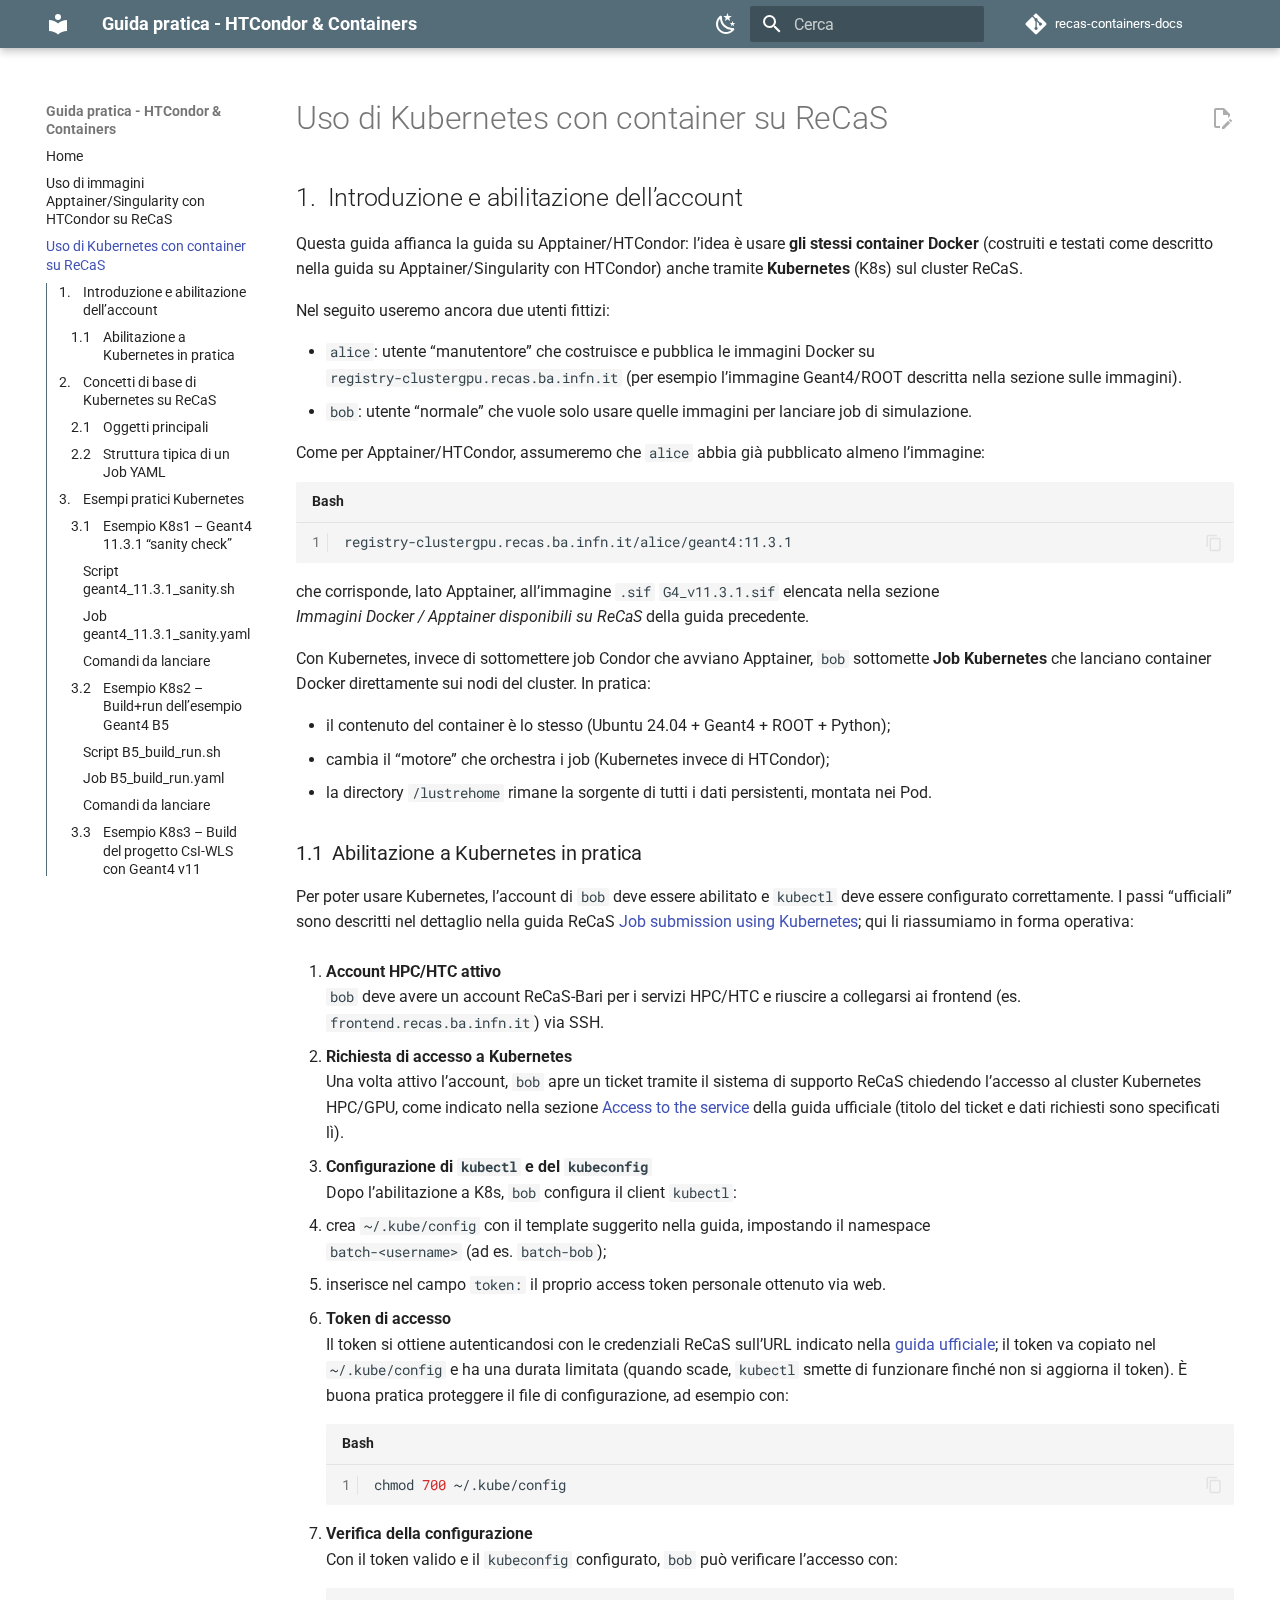
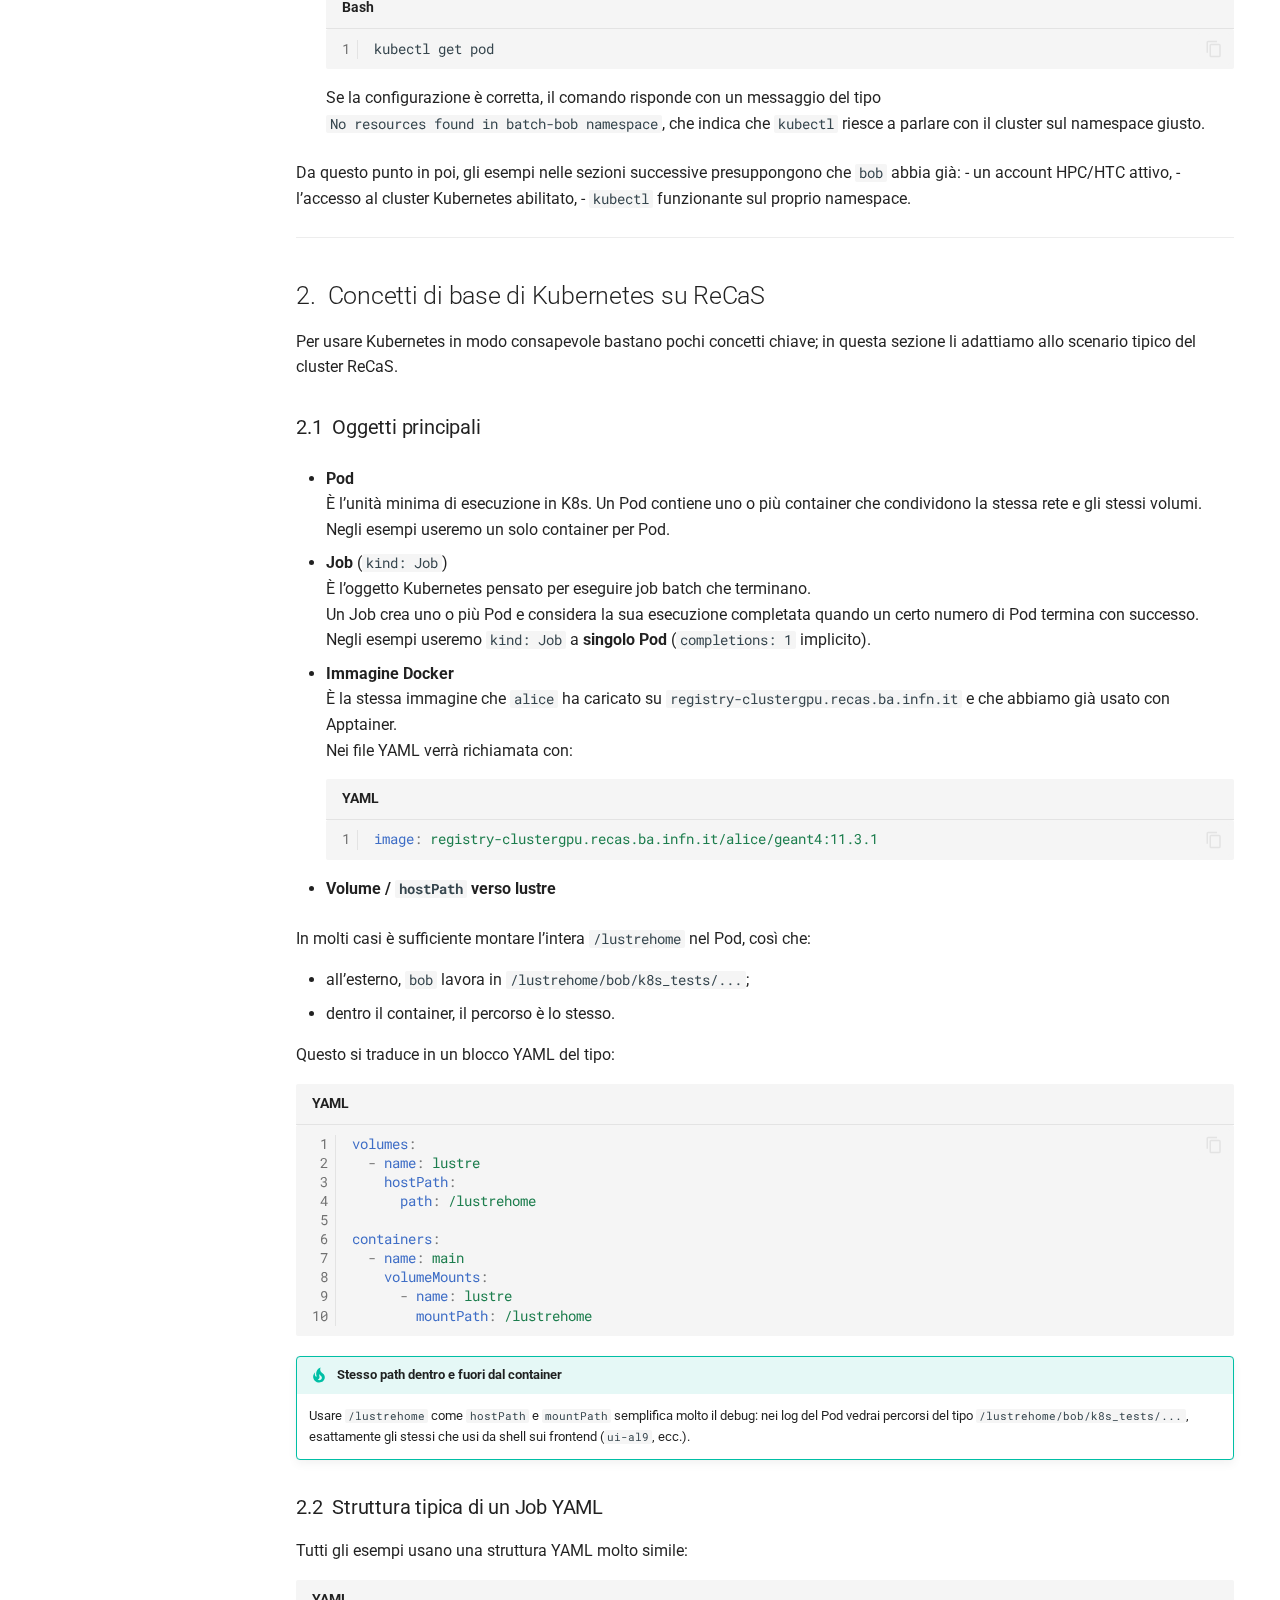
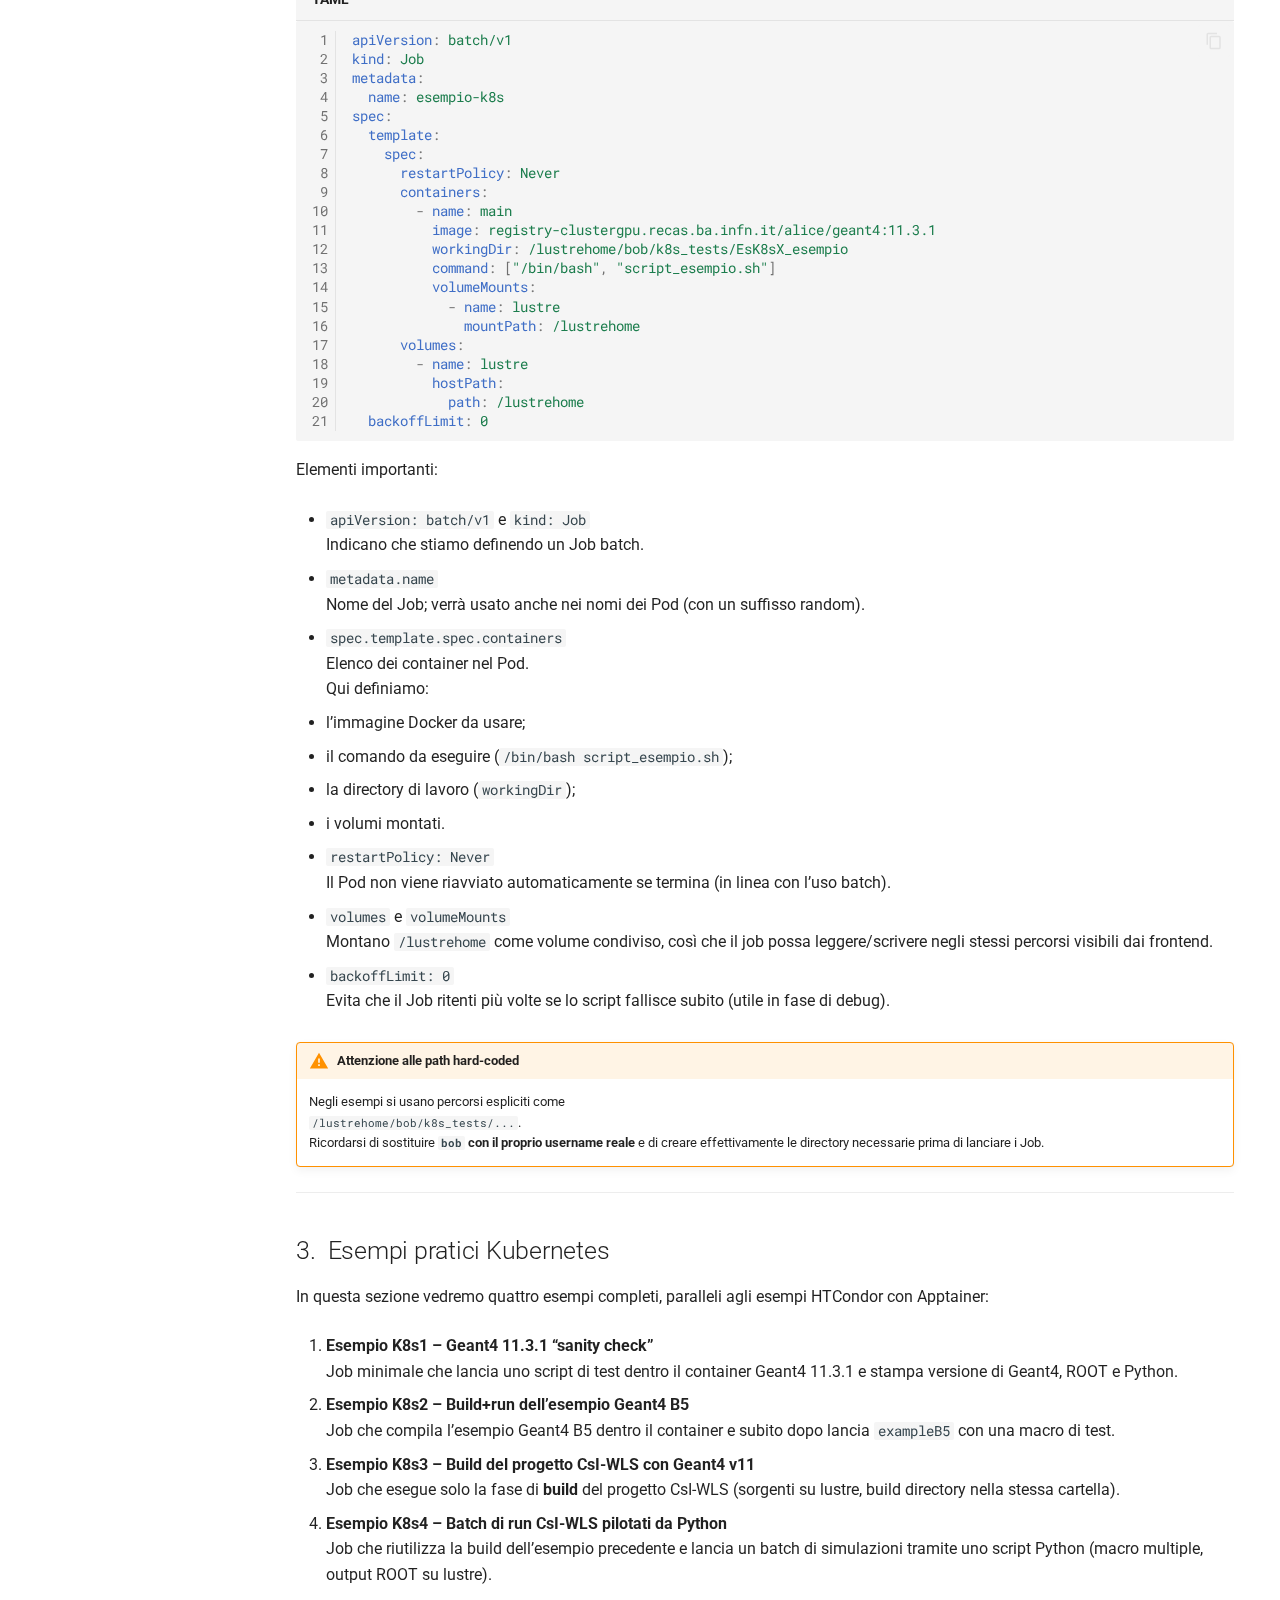
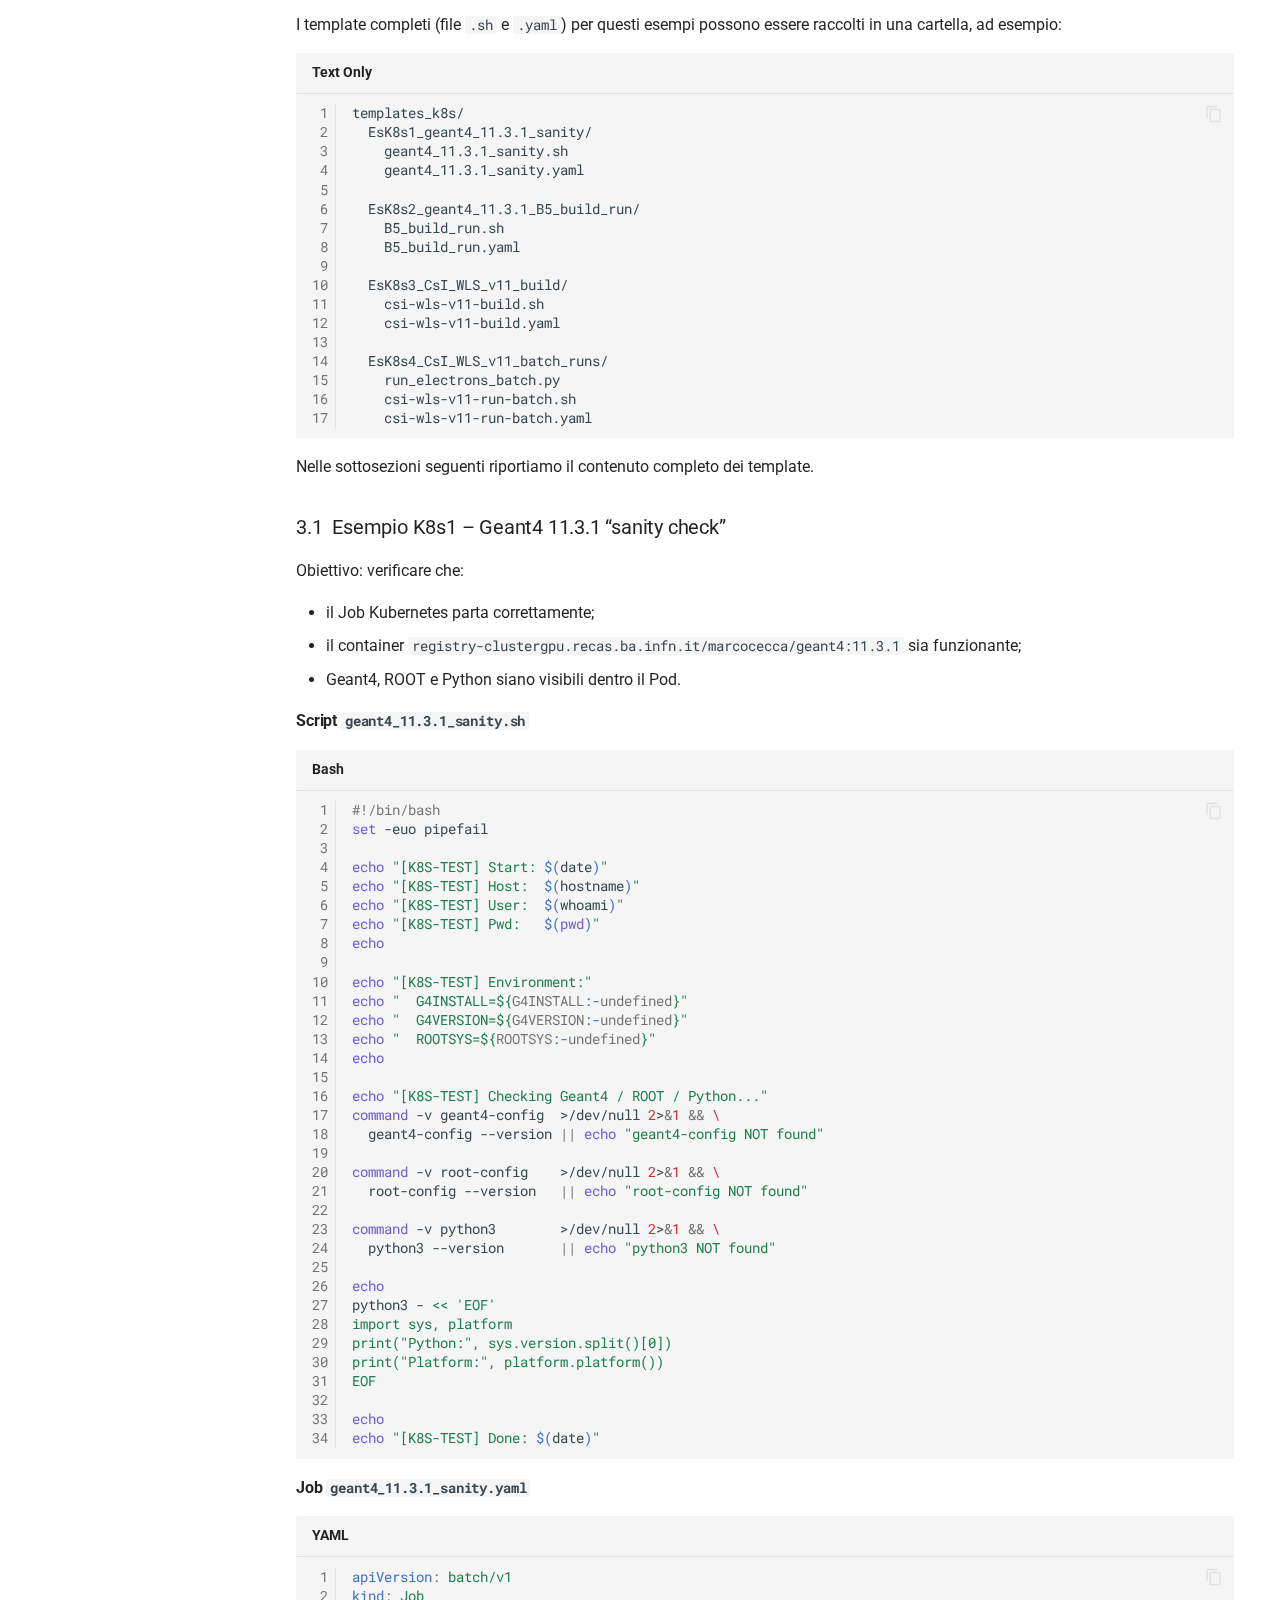
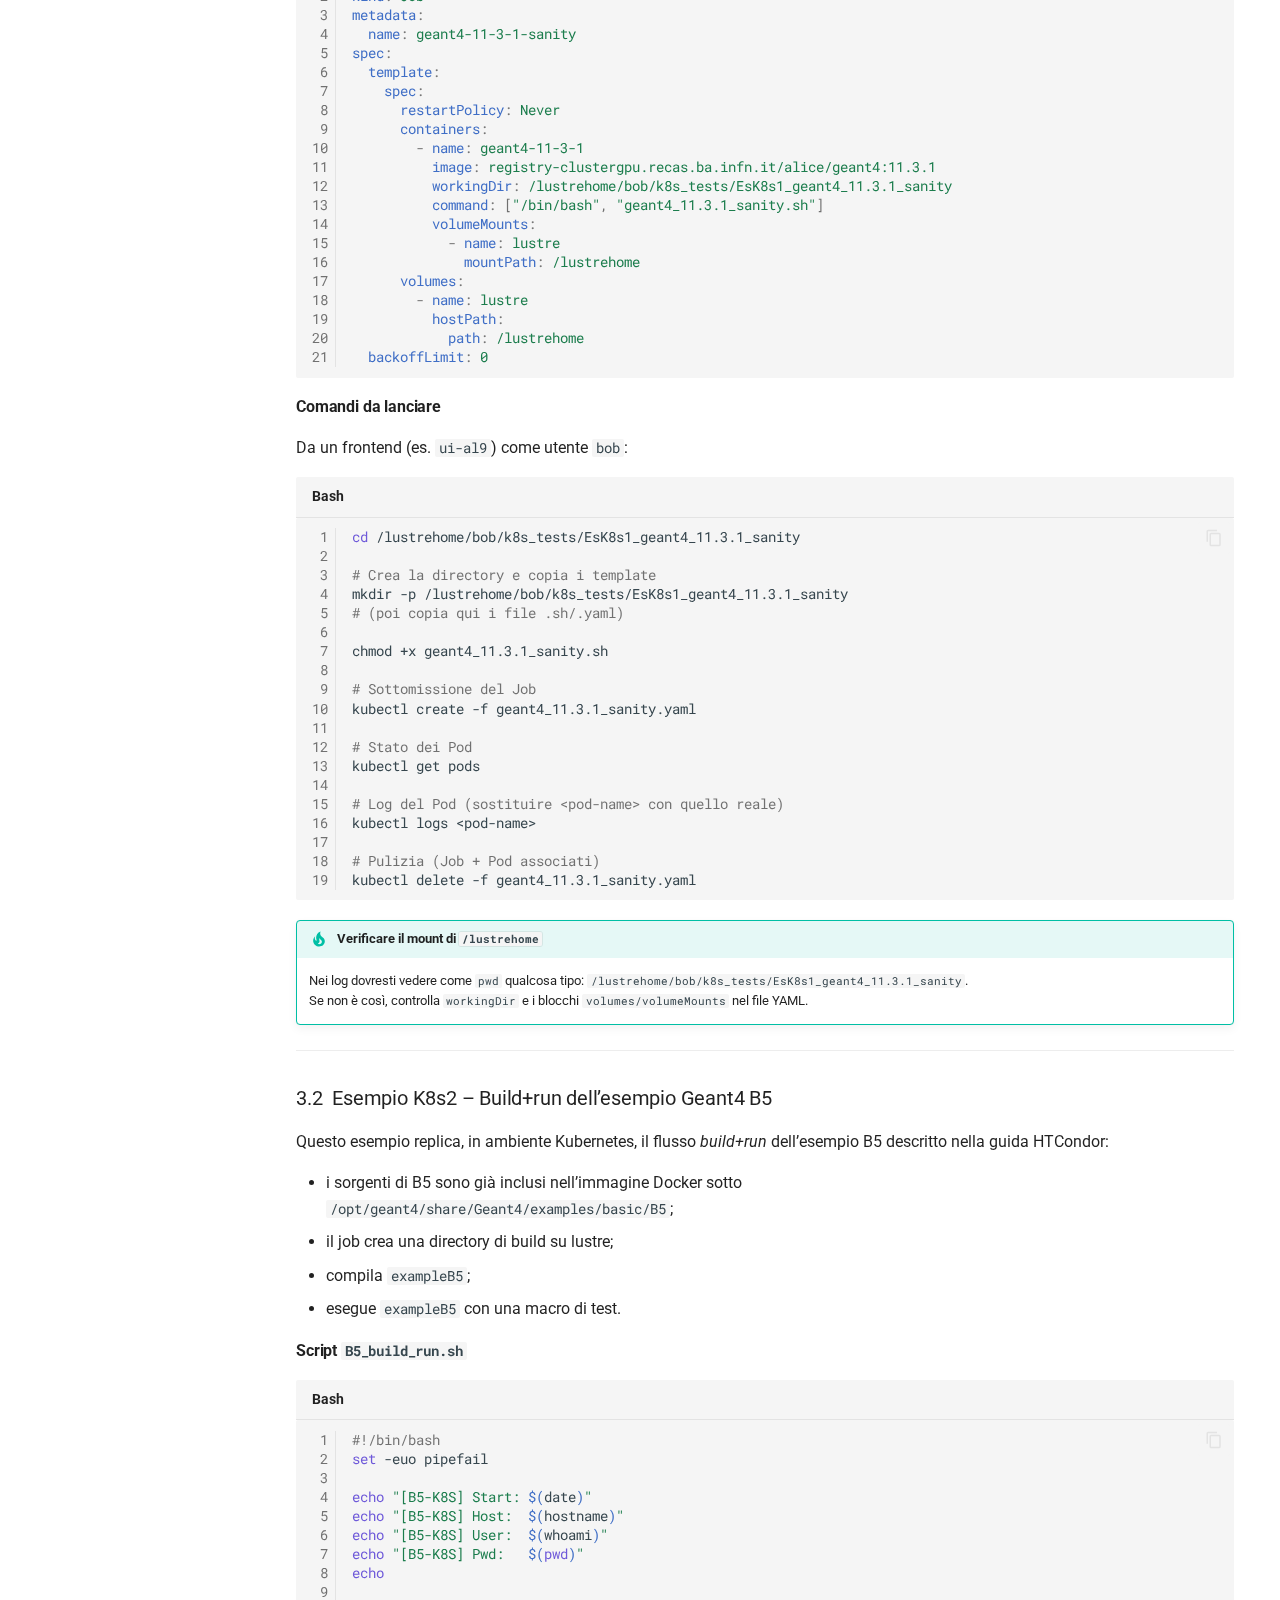
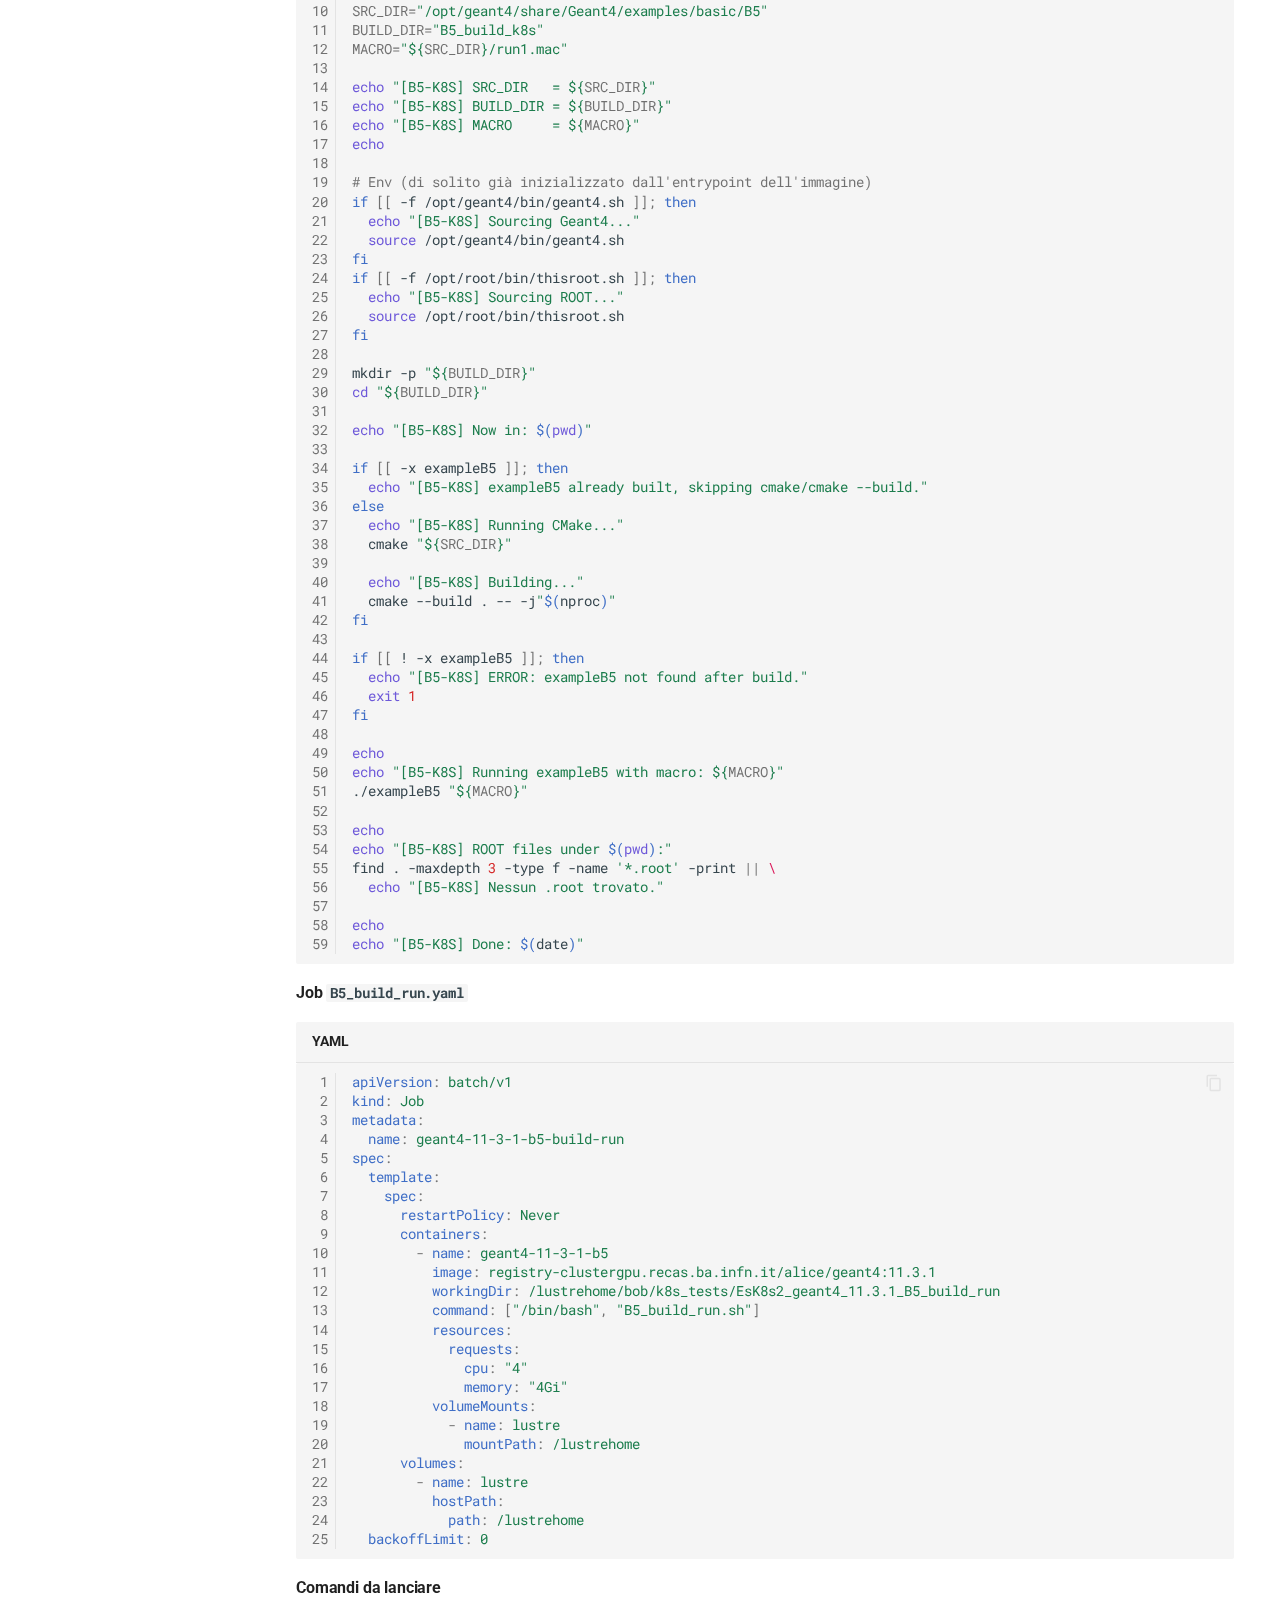
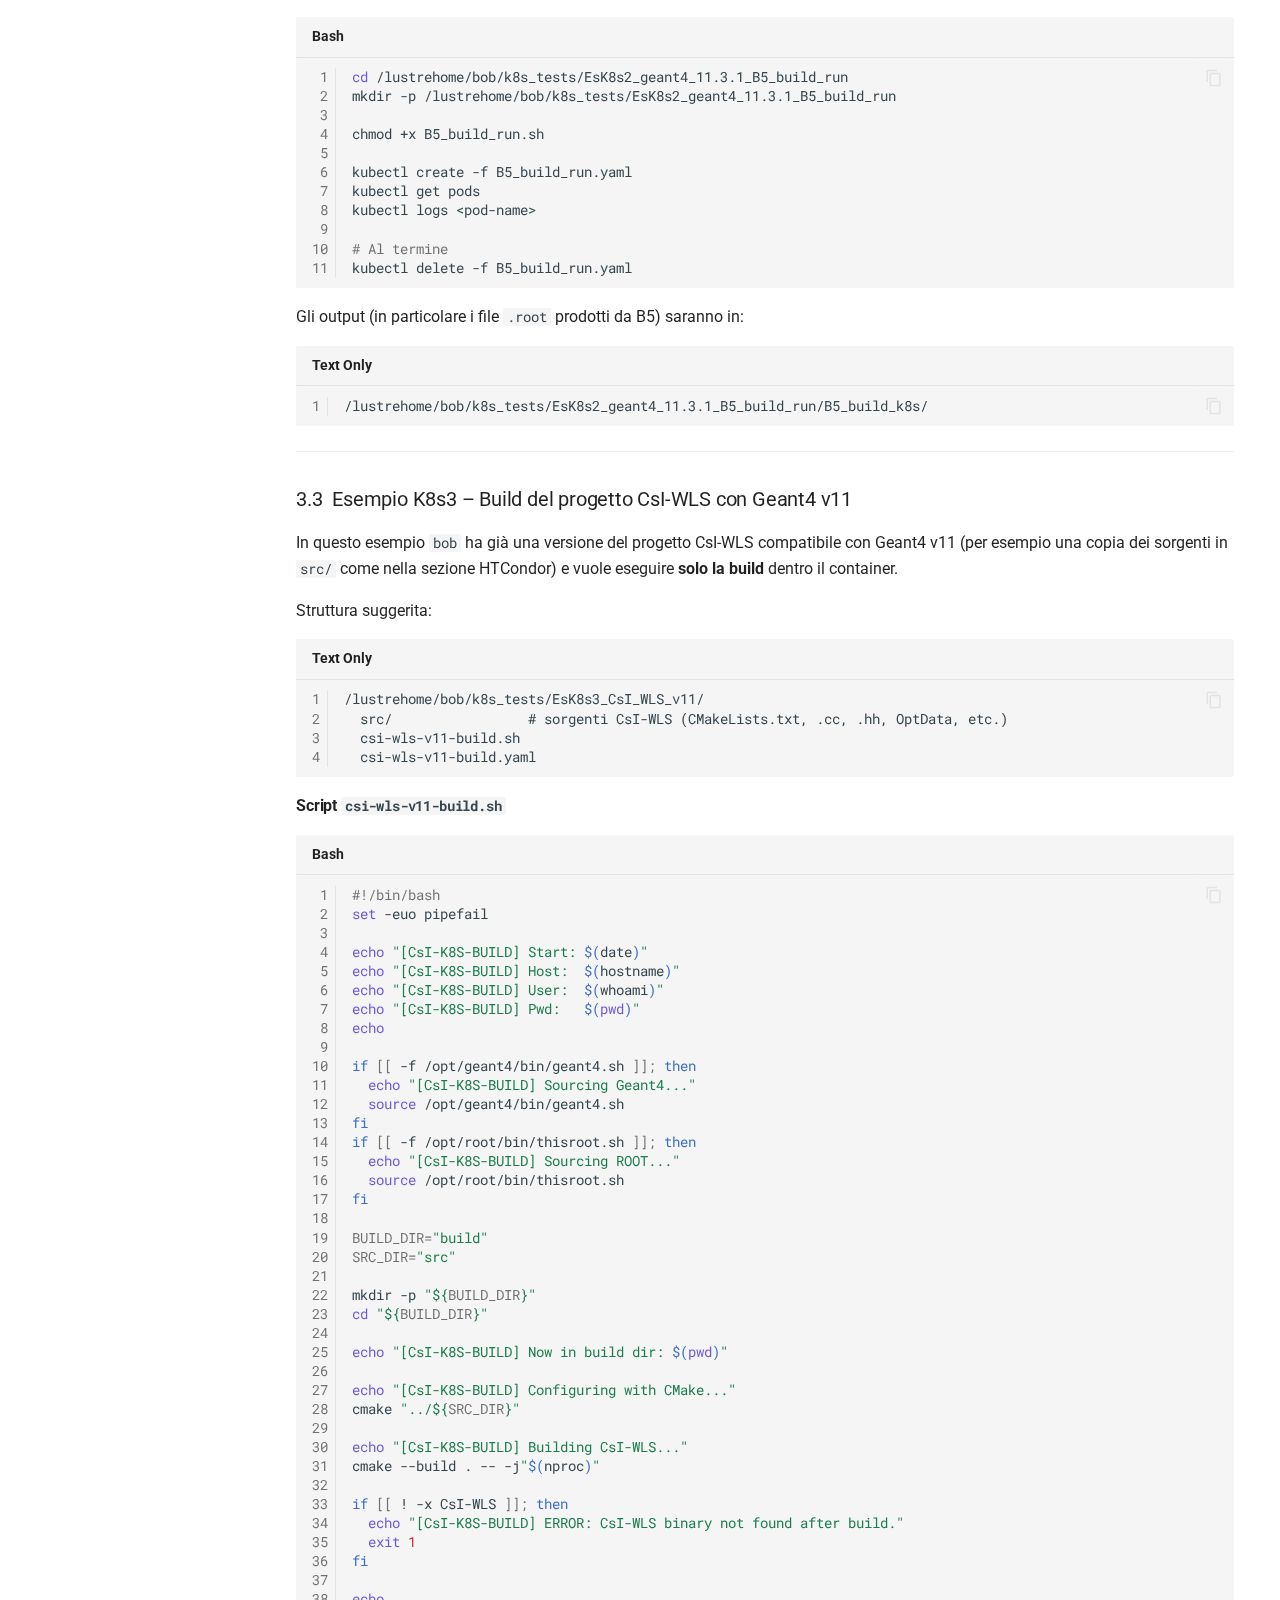
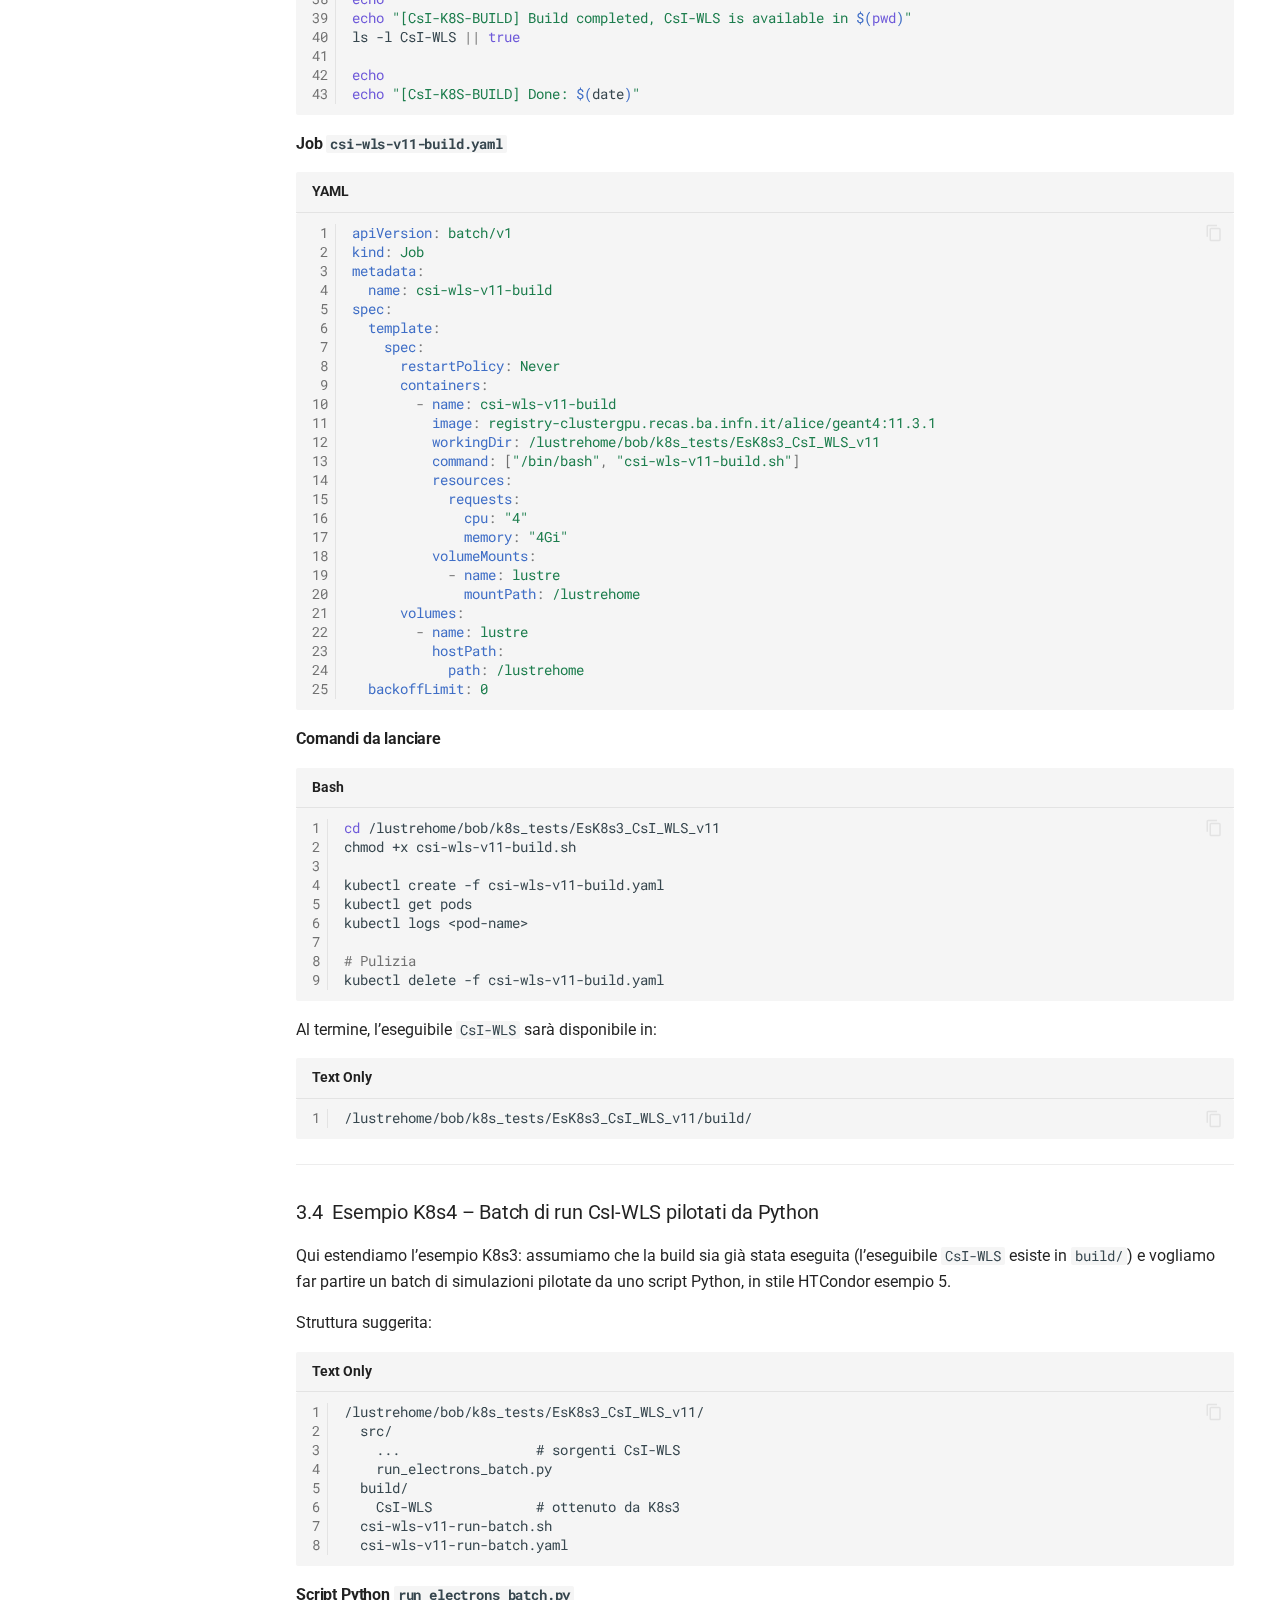
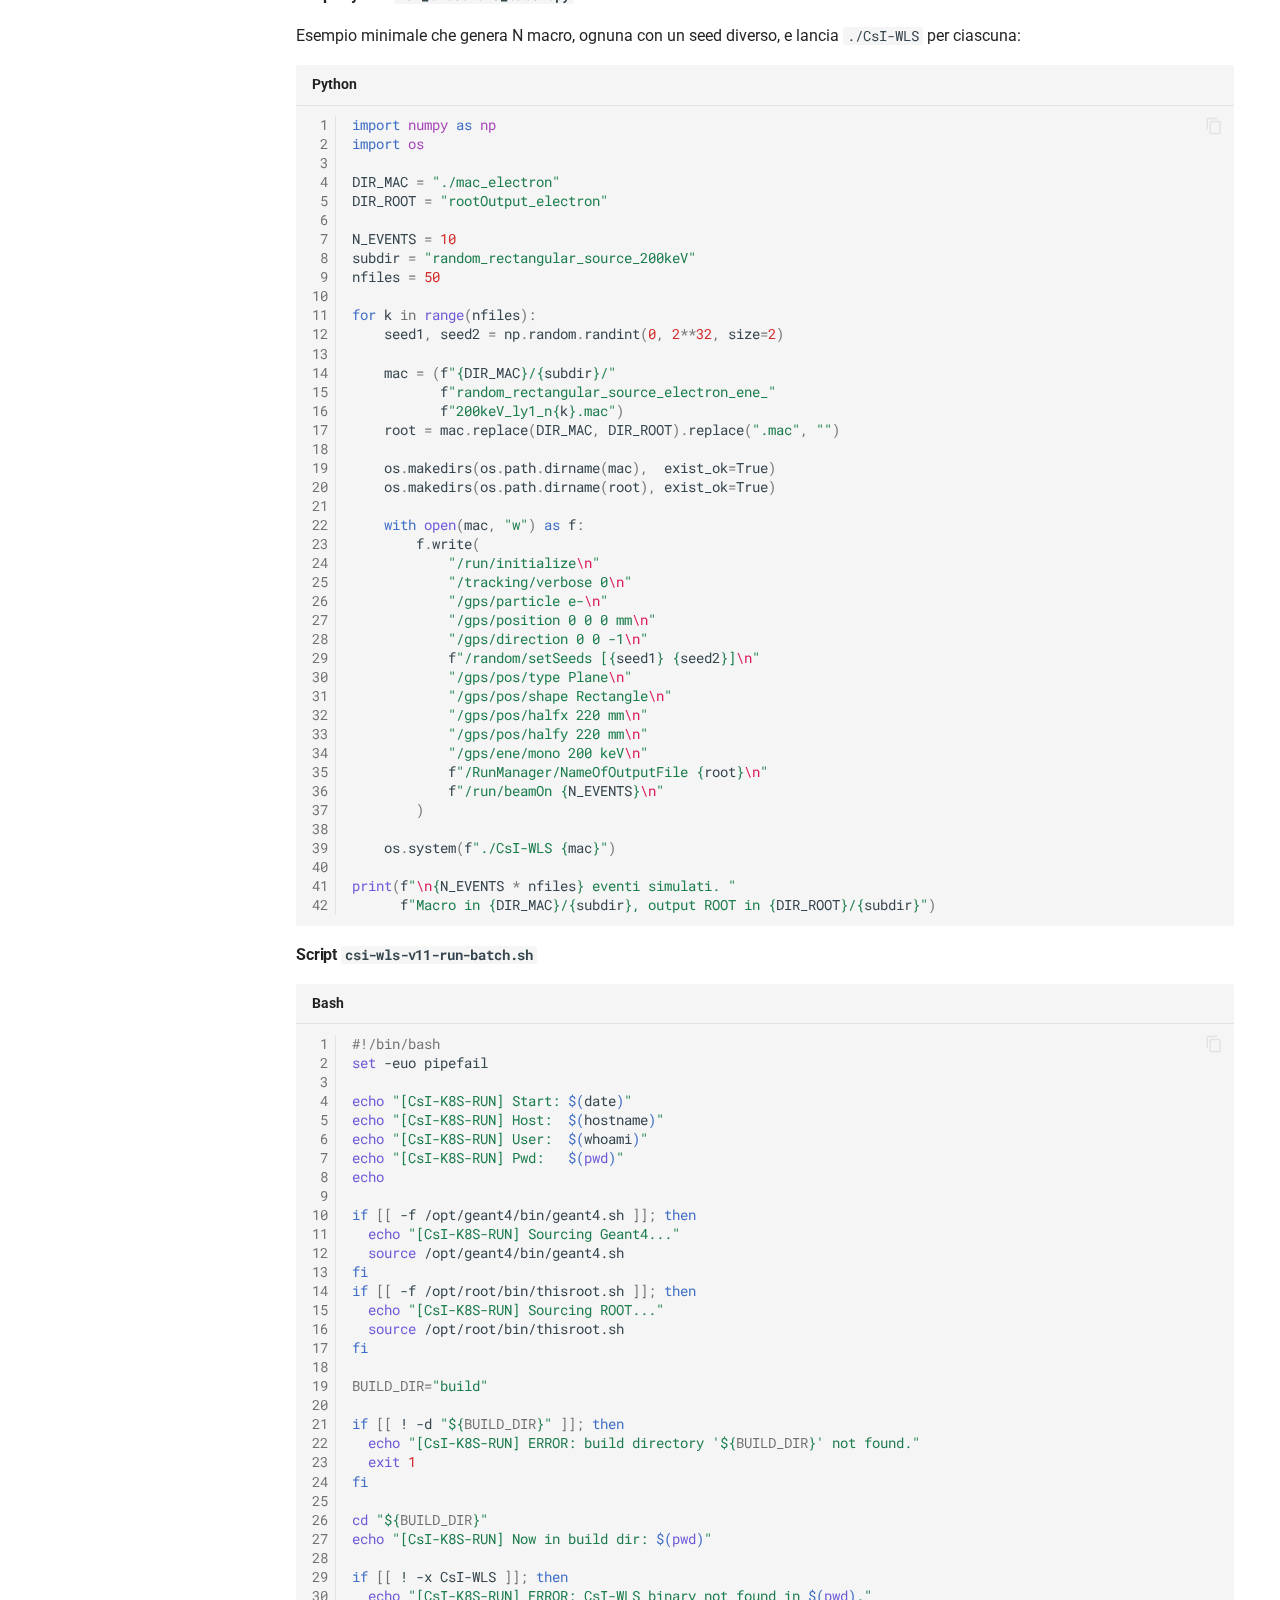
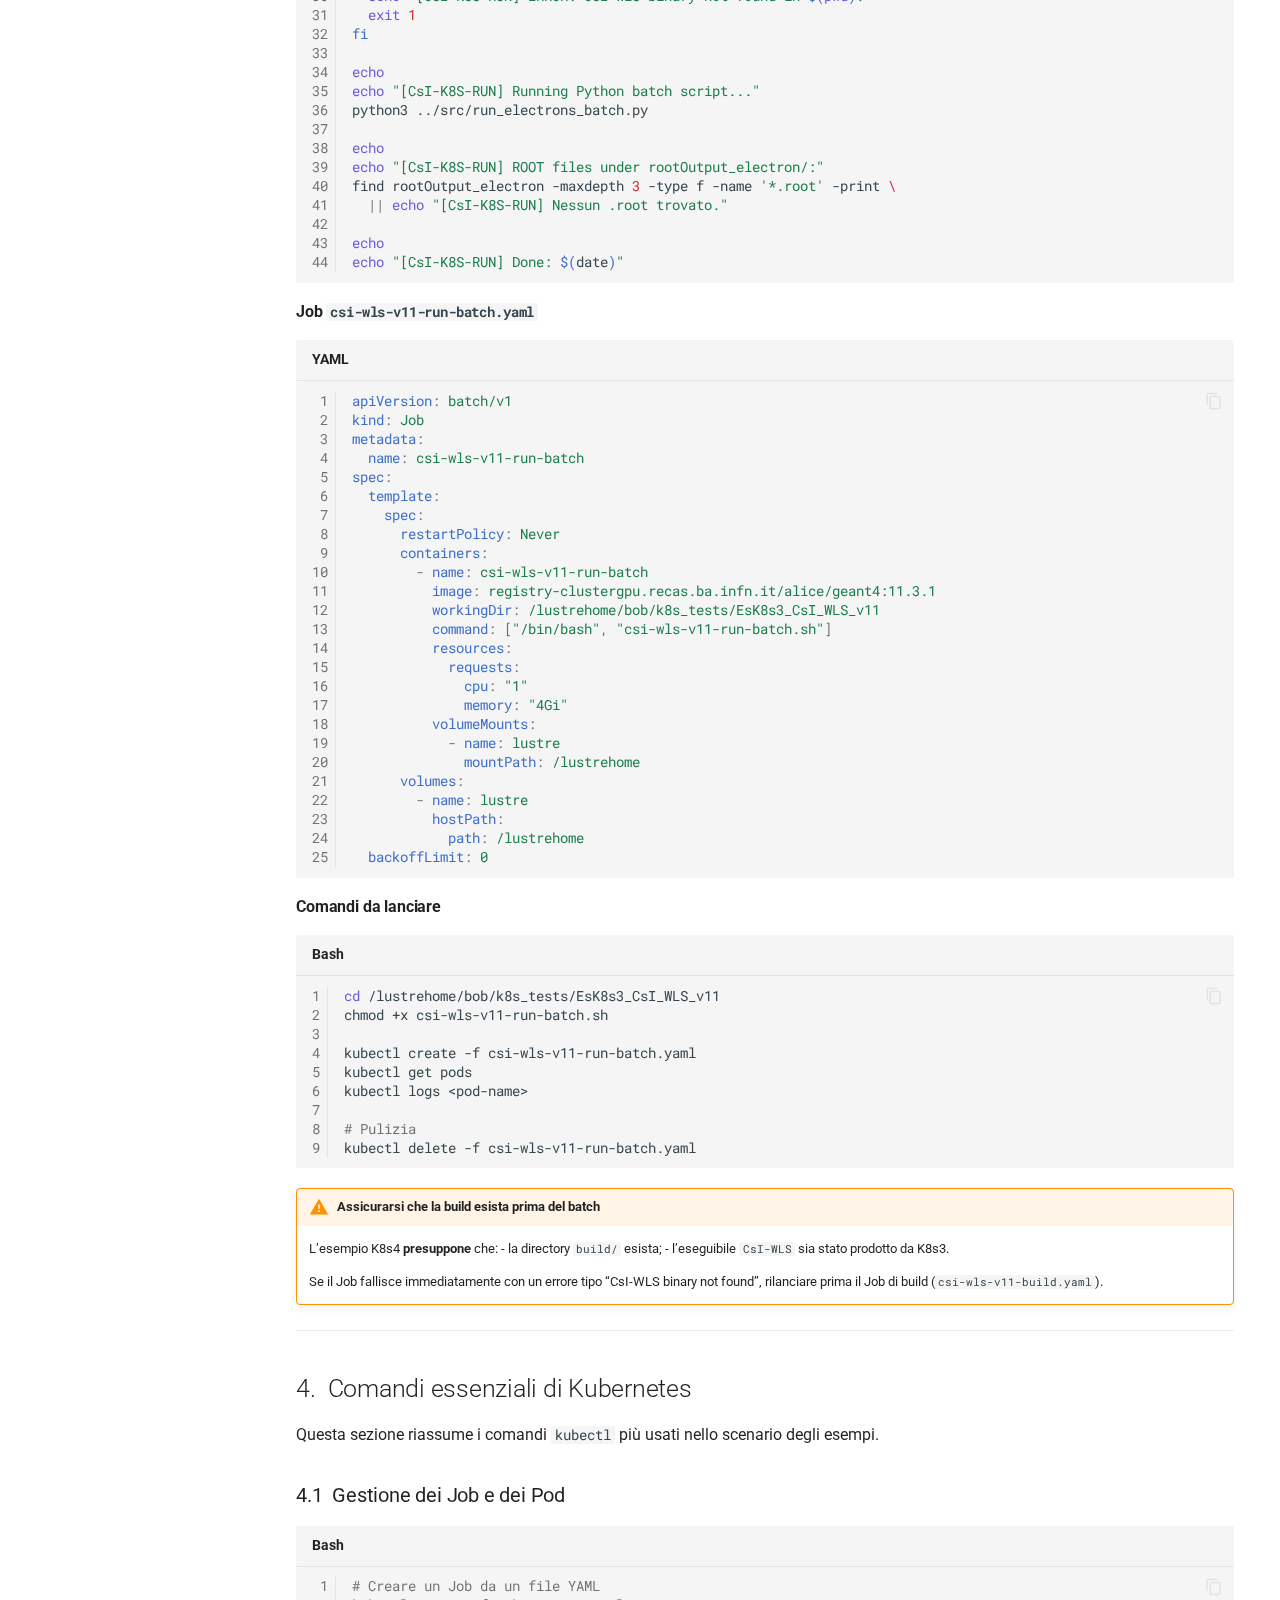
<file: kubernetes/index.html>
<!doctype html>
<html lang="it" class="no-js">
  <head>
    
      <meta charset="utf-8">
      <meta name="viewport" content="width=device-width,initial-scale=1">
      
      
      
        <link rel="canonical" href="https://marcocecca00.github.io/recas-containers-docs/kubernetes/">
      
      
        <link rel="prev" href="../apptainer_condor/">
      
      
      
        
      
      
      <link rel="icon" href="../assets/images/favicon.png">
      <meta name="generator" content="mkdocs-1.6.1, mkdocs-material-9.7.0">
    
    
      
        <title>Uso di Kubernetes con container su ReCaS - Guida pratica - HTCondor & Containers</title>
      
    
    
      <link rel="stylesheet" href="../assets/stylesheets/main.618322db.min.css">
      
        
        <link rel="stylesheet" href="../assets/stylesheets/palette.ab4e12ef.min.css">
      
      


    
    
      
    
    
      
        
        
        <link rel="preconnect" href="https://fonts.gstatic.com" crossorigin>
        <link rel="stylesheet" href="https://fonts.googleapis.com/css?family=Roboto:300,300i,400,400i,700,700i%7CRoboto+Mono:400,400i,700,700i&display=fallback">
        <style>:root{--md-text-font:"Roboto";--md-code-font:"Roboto Mono"}</style>
      
    
    
      <link rel="stylesheet" href="../css/overrides.css">
    
    <script>__md_scope=new URL("..",location),__md_hash=e=>[...e].reduce(((e,_)=>(e<<5)-e+_.charCodeAt(0)),0),__md_get=(e,_=localStorage,t=__md_scope)=>JSON.parse(_.getItem(t.pathname+"."+e)),__md_set=(e,_,t=localStorage,a=__md_scope)=>{try{t.setItem(a.pathname+"."+e,JSON.stringify(_))}catch(e){}}</script>
    
      

    
    
  </head>
  
  
    
    
      
    
    
    
    
    <body dir="ltr" data-md-color-scheme="default" data-md-color-primary="blue-grey" data-md-color-accent="deep-orange">
  
    
    <input class="md-toggle" data-md-toggle="drawer" type="checkbox" id="__drawer" autocomplete="off">
    <input class="md-toggle" data-md-toggle="search" type="checkbox" id="__search" autocomplete="off">
    <label class="md-overlay" for="__drawer"></label>
    <div data-md-component="skip">
      
        
        <a href="#sec-k8" class="md-skip">
          Vai al contenuto
        </a>
      
    </div>
    <div data-md-component="announce">
      
    </div>
    
    
      

  

<header class="md-header md-header--shadow" data-md-component="header">
  <nav class="md-header__inner md-grid" aria-label="Intestazione">
    <a href=".." title="Guida pratica - HTCondor &amp; Containers" class="md-header__button md-logo" aria-label="Guida pratica - HTCondor & Containers" data-md-component="logo">
      
  
  <svg xmlns="http://www.w3.org/2000/svg" viewBox="0 0 24 24"><path d="M12 8a3 3 0 0 0 3-3 3 3 0 0 0-3-3 3 3 0 0 0-3 3 3 3 0 0 0 3 3m0 3.54C9.64 9.35 6.5 8 3 8v11c3.5 0 6.64 1.35 9 3.54 2.36-2.19 5.5-3.54 9-3.54V8c-3.5 0-6.64 1.35-9 3.54"/></svg>

    </a>
    <label class="md-header__button md-icon" for="__drawer">
      
      <svg xmlns="http://www.w3.org/2000/svg" viewBox="0 0 24 24"><path d="M3 6h18v2H3zm0 5h18v2H3zm0 5h18v2H3z"/></svg>
    </label>
    <div class="md-header__title" data-md-component="header-title">
      <div class="md-header__ellipsis">
        <div class="md-header__topic">
          <span class="md-ellipsis">
            Guida pratica - HTCondor & Containers
          </span>
        </div>
        <div class="md-header__topic" data-md-component="header-topic">
          <span class="md-ellipsis">
            
              Uso di Kubernetes con container su ReCaS
            
          </span>
        </div>
      </div>
    </div>
    
      
        <form class="md-header__option" data-md-component="palette">
  
    
    
    
    <input class="md-option" data-md-color-media="" data-md-color-scheme="default" data-md-color-primary="blue-grey" data-md-color-accent="deep-orange"  aria-label="Passa al tema scuro"  type="radio" name="__palette" id="__palette_0">
    
      <label class="md-header__button md-icon" title="Passa al tema scuro" for="__palette_1" hidden>
        <svg xmlns="http://www.w3.org/2000/svg" viewBox="0 0 24 24"><path d="m17.75 4.09-2.53 1.94.91 3.06-2.63-1.81-2.63 1.81.91-3.06-2.53-1.94L12.44 4l1.06-3 1.06 3zm3.5 6.91-1.64 1.25.59 1.98-1.7-1.17-1.7 1.17.59-1.98L15.75 11l2.06-.05L18.5 9l.69 1.95zm-2.28 4.95c.83-.08 1.72 1.1 1.19 1.85-.32.45-.66.87-1.08 1.27C15.17 23 8.84 23 4.94 19.07c-3.91-3.9-3.91-10.24 0-14.14.4-.4.82-.76 1.27-1.08.75-.53 1.93.36 1.85 1.19-.27 2.86.69 5.83 2.89 8.02a9.96 9.96 0 0 0 8.02 2.89m-1.64 2.02a12.08 12.08 0 0 1-7.8-3.47c-2.17-2.19-3.33-5-3.49-7.82-2.81 3.14-2.7 7.96.31 10.98 3.02 3.01 7.84 3.12 10.98.31"/></svg>
      </label>
    
  
    
    
    
    <input class="md-option" data-md-color-media="" data-md-color-scheme="slate" data-md-color-primary="blue-grey" data-md-color-accent="deep-orange"  aria-label="Passa al tema chiaro"  type="radio" name="__palette" id="__palette_1">
    
      <label class="md-header__button md-icon" title="Passa al tema chiaro" for="__palette_0" hidden>
        <svg xmlns="http://www.w3.org/2000/svg" viewBox="0 0 24 24"><path d="M12 7a5 5 0 0 1 5 5 5 5 0 0 1-5 5 5 5 0 0 1-5-5 5 5 0 0 1 5-5m0 2a3 3 0 0 0-3 3 3 3 0 0 0 3 3 3 3 0 0 0 3-3 3 3 0 0 0-3-3m0-7 2.39 3.42C13.65 5.15 12.84 5 12 5s-1.65.15-2.39.42zM3.34 7l4.16-.35A7.2 7.2 0 0 0 5.94 8.5c-.44.74-.69 1.5-.83 2.29zm.02 10 1.76-3.77a7.131 7.131 0 0 0 2.38 4.14zM20.65 7l-1.77 3.79a7.02 7.02 0 0 0-2.38-4.15zm-.01 10-4.14.36c.59-.51 1.12-1.14 1.54-1.86.42-.73.69-1.5.83-2.29zM12 22l-2.41-3.44c.74.27 1.55.44 2.41.44.82 0 1.63-.17 2.37-.44z"/></svg>
      </label>
    
  
</form>
      
    
    
      <script>var palette=__md_get("__palette");if(palette&&palette.color){if("(prefers-color-scheme)"===palette.color.media){var media=matchMedia("(prefers-color-scheme: light)"),input=document.querySelector(media.matches?"[data-md-color-media='(prefers-color-scheme: light)']":"[data-md-color-media='(prefers-color-scheme: dark)']");palette.color.media=input.getAttribute("data-md-color-media"),palette.color.scheme=input.getAttribute("data-md-color-scheme"),palette.color.primary=input.getAttribute("data-md-color-primary"),palette.color.accent=input.getAttribute("data-md-color-accent")}for(var[key,value]of Object.entries(palette.color))document.body.setAttribute("data-md-color-"+key,value)}</script>
    
    
    
      
      
        <label class="md-header__button md-icon" for="__search">
          
          <svg xmlns="http://www.w3.org/2000/svg" viewBox="0 0 24 24"><path d="M9.5 3A6.5 6.5 0 0 1 16 9.5c0 1.61-.59 3.09-1.56 4.23l.27.27h.79l5 5-1.5 1.5-5-5v-.79l-.27-.27A6.52 6.52 0 0 1 9.5 16 6.5 6.5 0 0 1 3 9.5 6.5 6.5 0 0 1 9.5 3m0 2C7 5 5 7 5 9.5S7 14 9.5 14 14 12 14 9.5 12 5 9.5 5"/></svg>
        </label>
        <div class="md-search" data-md-component="search" role="dialog">
  <label class="md-search__overlay" for="__search"></label>
  <div class="md-search__inner" role="search">
    <form class="md-search__form" name="search">
      <input type="text" class="md-search__input" name="query" aria-label="Cerca" placeholder="Cerca" autocapitalize="off" autocorrect="off" autocomplete="off" spellcheck="false" data-md-component="search-query" required>
      <label class="md-search__icon md-icon" for="__search">
        
        <svg xmlns="http://www.w3.org/2000/svg" viewBox="0 0 24 24"><path d="M9.5 3A6.5 6.5 0 0 1 16 9.5c0 1.61-.59 3.09-1.56 4.23l.27.27h.79l5 5-1.5 1.5-5-5v-.79l-.27-.27A6.52 6.52 0 0 1 9.5 16 6.5 6.5 0 0 1 3 9.5 6.5 6.5 0 0 1 9.5 3m0 2C7 5 5 7 5 9.5S7 14 9.5 14 14 12 14 9.5 12 5 9.5 5"/></svg>
        
        <svg xmlns="http://www.w3.org/2000/svg" viewBox="0 0 24 24"><path d="M20 11v2H8l5.5 5.5-1.42 1.42L4.16 12l7.92-7.92L13.5 5.5 8 11z"/></svg>
      </label>
      <nav class="md-search__options" aria-label="Cerca">
        
        <button type="reset" class="md-search__icon md-icon" title="Cancella" aria-label="Cancella" tabindex="-1">
          
          <svg xmlns="http://www.w3.org/2000/svg" viewBox="0 0 24 24"><path d="M19 6.41 17.59 5 12 10.59 6.41 5 5 6.41 10.59 12 5 17.59 6.41 19 12 13.41 17.59 19 19 17.59 13.41 12z"/></svg>
        </button>
      </nav>
      
    </form>
    <div class="md-search__output">
      <div class="md-search__scrollwrap" tabindex="0" data-md-scrollfix>
        <div class="md-search-result" data-md-component="search-result">
          <div class="md-search-result__meta">
            Inizializza la ricerca
          </div>
          <ol class="md-search-result__list" role="presentation"></ol>
        </div>
      </div>
    </div>
  </div>
</div>
      
    
    
      <div class="md-header__source">
        <a href="https://github.com/marcocecca00/recas-containers-docs" title="Apri repository" class="md-source" data-md-component="source">
  <div class="md-source__icon md-icon">
    
    <svg xmlns="http://www.w3.org/2000/svg" viewBox="0 0 448 512"><!--! Font Awesome Free 7.1.0 by @fontawesome - https://fontawesome.com License - https://fontawesome.com/license/free (Icons: CC BY 4.0, Fonts: SIL OFL 1.1, Code: MIT License) Copyright 2025 Fonticons, Inc.--><path d="M439.6 236.1 244 40.5c-5.4-5.5-12.8-8.5-20.4-8.5s-15 3-20.4 8.4L162.5 81l51.5 51.5c27.1-9.1 52.7 16.8 43.4 43.7l49.7 49.7c34.2-11.8 61.2 31 35.5 56.7-26.5 26.5-70.2-2.9-56-37.3L240.3 199v121.9c25.3 12.5 22.3 41.8 9.1 55-6.4 6.4-15.2 10.1-24.3 10.1s-17.8-3.6-24.3-10.1c-17.6-17.6-11.1-46.9 11.2-56v-123c-20.8-8.5-24.6-30.7-18.6-45L142.6 101 8.5 235.1C3 240.6 0 247.9 0 255.5s3 15 8.5 20.4l195.6 195.7c5.4 5.4 12.7 8.4 20.4 8.4s15-3 20.4-8.4l194.7-194.7c5.4-5.4 8.4-12.8 8.4-20.4s-3-15-8.4-20.4"/></svg>
  </div>
  <div class="md-source__repository">
    recas-containers-docs
  </div>
</a>
      </div>
    
  </nav>
  
</header>
    
    <div class="md-container" data-md-component="container">
      
      
        
          
        
      
      <main class="md-main" data-md-component="main">
        <div class="md-main__inner md-grid">
          
            
              
              <div class="md-sidebar md-sidebar--primary" data-md-component="sidebar" data-md-type="navigation" >
                <div class="md-sidebar__scrollwrap">
                  <div class="md-sidebar__inner">
                    



  

<nav class="md-nav md-nav--primary md-nav--integrated" aria-label="Navigazione" data-md-level="0">
  <label class="md-nav__title" for="__drawer">
    <a href=".." title="Guida pratica - HTCondor &amp; Containers" class="md-nav__button md-logo" aria-label="Guida pratica - HTCondor & Containers" data-md-component="logo">
      
  
  <svg xmlns="http://www.w3.org/2000/svg" viewBox="0 0 24 24"><path d="M12 8a3 3 0 0 0 3-3 3 3 0 0 0-3-3 3 3 0 0 0-3 3 3 3 0 0 0 3 3m0 3.54C9.64 9.35 6.5 8 3 8v11c3.5 0 6.64 1.35 9 3.54 2.36-2.19 5.5-3.54 9-3.54V8c-3.5 0-6.64 1.35-9 3.54"/></svg>

    </a>
    Guida pratica - HTCondor & Containers
  </label>
  
    <div class="md-nav__source">
      <a href="https://github.com/marcocecca00/recas-containers-docs" title="Apri repository" class="md-source" data-md-component="source">
  <div class="md-source__icon md-icon">
    
    <svg xmlns="http://www.w3.org/2000/svg" viewBox="0 0 448 512"><!--! Font Awesome Free 7.1.0 by @fontawesome - https://fontawesome.com License - https://fontawesome.com/license/free (Icons: CC BY 4.0, Fonts: SIL OFL 1.1, Code: MIT License) Copyright 2025 Fonticons, Inc.--><path d="M439.6 236.1 244 40.5c-5.4-5.5-12.8-8.5-20.4-8.5s-15 3-20.4 8.4L162.5 81l51.5 51.5c27.1-9.1 52.7 16.8 43.4 43.7l49.7 49.7c34.2-11.8 61.2 31 35.5 56.7-26.5 26.5-70.2-2.9-56-37.3L240.3 199v121.9c25.3 12.5 22.3 41.8 9.1 55-6.4 6.4-15.2 10.1-24.3 10.1s-17.8-3.6-24.3-10.1c-17.6-17.6-11.1-46.9 11.2-56v-123c-20.8-8.5-24.6-30.7-18.6-45L142.6 101 8.5 235.1C3 240.6 0 247.9 0 255.5s3 15 8.5 20.4l195.6 195.7c5.4 5.4 12.7 8.4 20.4 8.4s15-3 20.4-8.4l194.7-194.7c5.4-5.4 8.4-12.8 8.4-20.4s-3-15-8.4-20.4"/></svg>
  </div>
  <div class="md-source__repository">
    recas-containers-docs
  </div>
</a>
    </div>
  
  <ul class="md-nav__list" data-md-scrollfix>
    
      
      
  
  
  
  
    <li class="md-nav__item">
      <a href=".." class="md-nav__link">
        
  
  
  <span class="md-ellipsis">
    
  
    Home
  

    
  </span>
  
  

      </a>
    </li>
  

    
      
      
  
  
  
  
    <li class="md-nav__item">
      <a href="../apptainer_condor/" class="md-nav__link">
        
  
  
  <span class="md-ellipsis">
    
  
    Uso di immagini Apptainer/Singularity con HTCondor su ReCaS
  

    
  </span>
  
  

      </a>
    </li>
  

    
      
      
  
  
    
  
  
  
    <li class="md-nav__item md-nav__item--active">
      
      <input class="md-nav__toggle md-toggle" type="checkbox" id="__toc">
      
      
        
      
      
        <label class="md-nav__link md-nav__link--active" for="__toc">
          
  
  
  <span class="md-ellipsis">
    
  
    Uso di Kubernetes con container su ReCaS
  

    
  </span>
  
  

          <span class="md-nav__icon md-icon"></span>
        </label>
      
      <a href="./" class="md-nav__link md-nav__link--active">
        
  
  
  <span class="md-ellipsis">
    
  
    Uso di Kubernetes con container su ReCaS
  

    
  </span>
  
  

      </a>
      
        

<nav class="md-nav md-nav--secondary" aria-label="Indice">
  
  
  
    
  
  
    <label class="md-nav__title" for="__toc">
      <span class="md-nav__icon md-icon"></span>
      Indice
    </label>
    <ul class="md-nav__list" data-md-component="toc" data-md-scrollfix>
      
        <li class="md-nav__item">
  <a href="#introduzione-e-abilitazione-dellaccount" class="md-nav__link">
    <span class="md-ellipsis">
      
        Introduzione e abilitazione dell’account
      
    </span>
  </a>
  
    <nav class="md-nav" aria-label="Introduzione e abilitazione dell’account">
      <ul class="md-nav__list">
        
          <li class="md-nav__item">
  <a href="#abilitazione-a-kubernetes-in-pratica" class="md-nav__link">
    <span class="md-ellipsis">
      
        Abilitazione a Kubernetes in pratica
      
    </span>
  </a>
  
</li>
        
      </ul>
    </nav>
  
</li>
      
        <li class="md-nav__item">
  <a href="#sec-k8-concepts" class="md-nav__link">
    <span class="md-ellipsis">
      
        Concetti di base di Kubernetes su ReCaS
      
    </span>
  </a>
  
    <nav class="md-nav" aria-label="Concetti di base di Kubernetes su ReCaS">
      <ul class="md-nav__list">
        
          <li class="md-nav__item">
  <a href="#oggetti-principali" class="md-nav__link">
    <span class="md-ellipsis">
      
        Oggetti principali
      
    </span>
  </a>
  
</li>
        
          <li class="md-nav__item">
  <a href="#struttura-tipica-di-un-job-yaml" class="md-nav__link">
    <span class="md-ellipsis">
      
        Struttura tipica di un Job YAML
      
    </span>
  </a>
  
</li>
        
      </ul>
    </nav>
  
</li>
      
        <li class="md-nav__item">
  <a href="#sec-k8-examples" class="md-nav__link">
    <span class="md-ellipsis">
      
        Esempi pratici Kubernetes
      
    </span>
  </a>
  
    <nav class="md-nav" aria-label="Esempi pratici Kubernetes">
      <ul class="md-nav__list">
        
          <li class="md-nav__item">
  <a href="#esempio-k8s1-geant4-1131-sanity-check" class="md-nav__link">
    <span class="md-ellipsis">
      
        Esempio K8s1 – Geant4 11.3.1 “sanity check”
      
    </span>
  </a>
  
    <nav class="md-nav" aria-label="Esempio K8s1 – Geant4 11.3.1 “sanity check”">
      <ul class="md-nav__list">
        
          <li class="md-nav__item">
  <a href="#script-geant4_1131_sanitysh" class="md-nav__link">
    <span class="md-ellipsis">
      
        Script geant4_11.3.1_sanity.sh
      
    </span>
  </a>
  
</li>
        
          <li class="md-nav__item">
  <a href="#job-geant4_1131_sanityyaml" class="md-nav__link">
    <span class="md-ellipsis">
      
        Job geant4_11.3.1_sanity.yaml
      
    </span>
  </a>
  
</li>
        
          <li class="md-nav__item">
  <a href="#comandi-da-lanciare" class="md-nav__link">
    <span class="md-ellipsis">
      
        Comandi da lanciare
      
    </span>
  </a>
  
</li>
        
      </ul>
    </nav>
  
</li>
        
          <li class="md-nav__item">
  <a href="#esempio-k8s2-buildrun-dellesempio-geant4-b5" class="md-nav__link">
    <span class="md-ellipsis">
      
        Esempio K8s2 – Build+run dell’esempio Geant4 B5
      
    </span>
  </a>
  
    <nav class="md-nav" aria-label="Esempio K8s2 – Build+run dell’esempio Geant4 B5">
      <ul class="md-nav__list">
        
          <li class="md-nav__item">
  <a href="#script-b5_build_runsh" class="md-nav__link">
    <span class="md-ellipsis">
      
        Script B5_build_run.sh
      
    </span>
  </a>
  
</li>
        
          <li class="md-nav__item">
  <a href="#job-b5_build_runyaml" class="md-nav__link">
    <span class="md-ellipsis">
      
        Job B5_build_run.yaml
      
    </span>
  </a>
  
</li>
        
          <li class="md-nav__item">
  <a href="#comandi-da-lanciare_1" class="md-nav__link">
    <span class="md-ellipsis">
      
        Comandi da lanciare
      
    </span>
  </a>
  
</li>
        
      </ul>
    </nav>
  
</li>
        
          <li class="md-nav__item">
  <a href="#esempio-k8s3-build-del-progetto-csi-wls-con-geant4-v11" class="md-nav__link">
    <span class="md-ellipsis">
      
        Esempio K8s3 – Build del progetto CsI-WLS con Geant4 v11
      
    </span>
  </a>
  
    <nav class="md-nav" aria-label="Esempio K8s3 – Build del progetto CsI-WLS con Geant4 v11">
      <ul class="md-nav__list">
        
          <li class="md-nav__item">
  <a href="#script-csi-wls-v11-buildsh" class="md-nav__link">
    <span class="md-ellipsis">
      
        Script csi-wls-v11-build.sh
      
    </span>
  </a>
  
</li>
        
          <li class="md-nav__item">
  <a href="#job-csi-wls-v11-buildyaml" class="md-nav__link">
    <span class="md-ellipsis">
      
        Job csi-wls-v11-build.yaml
      
    </span>
  </a>
  
</li>
        
          <li class="md-nav__item">
  <a href="#comandi-da-lanciare_2" class="md-nav__link">
    <span class="md-ellipsis">
      
        Comandi da lanciare
      
    </span>
  </a>
  
</li>
        
      </ul>
    </nav>
  
</li>
        
          <li class="md-nav__item">
  <a href="#esempio-k8s4-batch-di-run-csi-wls-pilotati-da-python" class="md-nav__link">
    <span class="md-ellipsis">
      
        Esempio K8s4 – Batch di run CsI-WLS pilotati da Python
      
    </span>
  </a>
  
    <nav class="md-nav" aria-label="Esempio K8s4 – Batch di run CsI-WLS pilotati da Python">
      <ul class="md-nav__list">
        
          <li class="md-nav__item">
  <a href="#script-python-run_electrons_batchpy" class="md-nav__link">
    <span class="md-ellipsis">
      
        Script Python run_electrons_batch.py
      
    </span>
  </a>
  
</li>
        
          <li class="md-nav__item">
  <a href="#script-csi-wls-v11-run-batchsh" class="md-nav__link">
    <span class="md-ellipsis">
      
        Script csi-wls-v11-run-batch.sh
      
    </span>
  </a>
  
</li>
        
          <li class="md-nav__item">
  <a href="#job-csi-wls-v11-run-batchyaml" class="md-nav__link">
    <span class="md-ellipsis">
      
        Job csi-wls-v11-run-batch.yaml
      
    </span>
  </a>
  
</li>
        
          <li class="md-nav__item">
  <a href="#comandi-da-lanciare_3" class="md-nav__link">
    <span class="md-ellipsis">
      
        Comandi da lanciare
      
    </span>
  </a>
  
</li>
        
      </ul>
    </nav>
  
</li>
        
      </ul>
    </nav>
  
</li>
      
        <li class="md-nav__item">
  <a href="#sec-k8-commands" class="md-nav__link">
    <span class="md-ellipsis">
      
        Comandi essenziali di Kubernetes
      
    </span>
  </a>
  
    <nav class="md-nav" aria-label="Comandi essenziali di Kubernetes">
      <ul class="md-nav__list">
        
          <li class="md-nav__item">
  <a href="#gestione-dei-job-e-dei-pod" class="md-nav__link">
    <span class="md-ellipsis">
      
        Gestione dei Job e dei Pod
      
    </span>
  </a>
  
</li>
        
          <li class="md-nav__item">
  <a href="#log-e-debug" class="md-nav__link">
    <span class="md-ellipsis">
      
        Log e debug
      
    </span>
  </a>
  
</li>
        
          <li class="md-nav__item">
  <a href="#pulizia" class="md-nav__link">
    <span class="md-ellipsis">
      
        Pulizia
      
    </span>
  </a>
  
</li>
        
      </ul>
    </nav>
  
</li>
      
        <li class="md-nav__item">
  <a href="#sec-k8-refs" class="md-nav__link">
    <span class="md-ellipsis">
      
        Appendice – Riferimenti ufficiali e documentazione Kubernetes
      
    </span>
  </a>
  
</li>
      
    </ul>
  
</nav>
      
    </li>
  

    
  </ul>
</nav>
                  </div>
                </div>
              </div>
            
            
          
          
            <div class="md-content" data-md-component="content">
              
              <article class="md-content__inner md-typeset">
                
                  


  
    <a href="https://github.com/marcocecca00/recas-containers-docs/edit/master/docs/kubernetes.md" title="Modifica" class="md-content__button md-icon" rel="edit">
      
      <svg xmlns="http://www.w3.org/2000/svg" viewBox="0 0 24 24"><path d="M10 20H6V4h7v5h5v3.1l2-2V8l-6-6H6c-1.1 0-2 .9-2 2v16c0 1.1.9 2 2 2h4zm10.2-7c.1 0 .3.1.4.2l1.3 1.3c.2.2.2.6 0 .8l-1 1-2.1-2.1 1-1c.1-.1.2-.2.4-.2m0 3.9L14.1 23H12v-2.1l6.1-6.1z"/></svg>
    </a>
  
  


<h1 id="sec-k8">Uso di Kubernetes con container su ReCaS<a class="headerlink" href="#sec-k8" title="Permanent link">&para;</a></h1>
<h2 id="introduzione-e-abilitazione-dellaccount">Introduzione e abilitazione dell’account<a class="headerlink" href="#introduzione-e-abilitazione-dellaccount" title="Permanent link">&para;</a></h2>
<p>Questa guida affianca la guida su Apptainer/HTCondor: l’idea è usare <strong>gli stessi container Docker</strong> (costruiti e testati come descritto nella guida su Apptainer/Singularity con HTCondor) anche tramite <strong>Kubernetes</strong> (K8s) sul cluster ReCaS.</p>
<p>Nel seguito useremo ancora due utenti fittizi:</p>
<ul>
<li><code>alice</code>: utente “manutentore” che costruisce e pubblica le immagini Docker su<br />
<code>registry-clustergpu.recas.ba.infn.it</code> (per esempio l’immagine Geant4/ROOT descritta nella sezione sulle immagini).</li>
<li><code>bob</code>: utente “normale” che vuole solo usare quelle immagini per lanciare job di simulazione.</li>
</ul>
<p>Come per Apptainer/HTCondor, assumeremo che <code>alice</code> abbia già pubblicato almeno l’immagine:</p>
<div class="highlight"><table class="highlighttable"><tr><th colspan="2" class="filename"><span class="filename">Bash</span></th></tr><tr><td class="linenos"><div class="linenodiv"><pre><span></span><span class="normal"><a href="#__codelineno-0-1">1</a></span></pre></div></td><td class="code"><div><pre><span></span><code><a id="__codelineno-0-1" name="__codelineno-0-1"></a>registry-clustergpu.recas.ba.infn.it/alice/geant4:11.3.1
</code></pre></div></td></tr></table></div>
<p>che corrisponde, lato Apptainer, all’immagine <code>.sif</code> <code>G4_v11.3.1.sif</code> elencata nella sezione<br />
<em>Immagini Docker / Apptainer disponibili su ReCaS</em> della guida precedente.</p>
<p>Con Kubernetes, invece di sottomettere job Condor che avviano Apptainer, <code>bob</code> sottomette <strong>Job Kubernetes</strong> che lanciano container Docker direttamente sui nodi del cluster. In pratica:</p>
<ul>
<li>il contenuto del container è lo stesso (Ubuntu 24.04 + Geant4 + ROOT + Python);</li>
<li>cambia il “motore” che orchestra i job (Kubernetes invece di HTCondor);</li>
<li>la directory <code>/lustrehome</code> rimane la sorgente di tutti i dati persistenti, montata nei Pod.</li>
</ul>
<h3 id="abilitazione-a-kubernetes-in-pratica">Abilitazione a Kubernetes in pratica<a class="headerlink" href="#abilitazione-a-kubernetes-in-pratica" title="Permanent link">&para;</a></h3>
<p>Per poter usare Kubernetes, l’account di <code>bob</code> deve essere abilitato e <code>kubectl</code> deve essere configurato correttamente. I passi “ufficiali” sono descritti nel dettaglio nella guida ReCaS <a href="https://jvino.github.io/cluster-hpc-gpu-guides/job_submission/k8s-jobs/">Job submission using Kubernetes</a>; qui li riassumiamo in forma operativa:</p>
<ol>
<li>
<p><strong>Account HPC/HTC attivo</strong><br />
<code>bob</code> deve avere un account ReCaS-Bari per i servizi HPC/HTC e riuscire a collegarsi ai frontend (es. <code>frontend.recas.ba.infn.it</code>) via SSH.</p>
</li>
<li>
<p><strong>Richiesta di accesso a Kubernetes</strong><br />
   Una volta attivo l’account, <code>bob</code> apre un ticket tramite il sistema di supporto ReCaS chiedendo l’accesso al cluster Kubernetes HPC/GPU, come indicato nella sezione <a href="https://jvino.github.io/cluster-hpc-gpu-guides/job_submission/k8s-jobs/#2-access-to-the-service">Access to the service</a> della guida ufficiale (titolo del ticket e dati richiesti sono specificati lì).</p>
</li>
<li>
<p><strong>Configurazione di <code>kubectl</code> e del <code>kubeconfig</code></strong><br />
   Dopo l’abilitazione a K8s, <code>bob</code> configura il client <code>kubectl</code>:</p>
</li>
<li>crea <code>~/.kube/config</code> con il template suggerito nella guida, impostando il namespace<br />
<code>batch-&lt;username&gt;</code> (ad es. <code>batch-bob</code>);</li>
<li>
<p>inserisce nel campo <code>token:</code> il proprio access token personale ottenuto via web.</p>
</li>
<li>
<p><strong>Token di accesso</strong><br />
   Il token si ottiene autenticandosi con le credenziali ReCaS sull’URL indicato nella <a href="https://jvino.github.io/cluster-hpc-gpu-guides/job_submission/k8s-jobs/#32-access-token">guida ufficiale</a>; il token va copiato nel <code>~/.kube/config</code> e ha una durata limitata (quando scade, <code>kubectl</code> smette di funzionare finché non si aggiorna il token). È buona pratica proteggere il file di configurazione, ad esempio con:
   <div class="highlight"><table class="highlighttable"><tr><th colspan="2" class="filename"><span class="filename">Bash</span></th></tr><tr><td class="linenos"><div class="linenodiv"><pre><span></span><span class="normal"><a href="#__codelineno-1-1">1</a></span></pre></div></td><td class="code"><div><pre><span></span><code><a id="__codelineno-1-1" name="__codelineno-1-1"></a>chmod<span class="w"> </span><span class="m">700</span><span class="w"> </span>~/.kube/config
</code></pre></div></td></tr></table></div></p>
</li>
<li>
<p><strong>Verifica della configurazione</strong><br />
   Con il token valido e il <code>kubeconfig</code> configurato, <code>bob</code> può verificare l’accesso con:
   <div class="highlight"><table class="highlighttable"><tr><th colspan="2" class="filename"><span class="filename">Bash</span></th></tr><tr><td class="linenos"><div class="linenodiv"><pre><span></span><span class="normal"><a href="#__codelineno-2-1">1</a></span></pre></div></td><td class="code"><div><pre><span></span><code><a id="__codelineno-2-1" name="__codelineno-2-1"></a>kubectl<span class="w"> </span>get<span class="w"> </span>pod
</code></pre></div></td></tr></table></div>
   Se la configurazione è corretta, il comando risponde con un messaggio del tipo<br />
<code>No resources found in batch-bob namespace</code>, che indica che <code>kubectl</code> riesce a parlare con il cluster sul namespace giusto.</p>
</li>
</ol>
<p>Da questo punto in poi, gli esempi nelle sezioni successive presuppongono che <code>bob</code> abbia già:
- un account HPC/HTC attivo,
- l’accesso al cluster Kubernetes abilitato,
- <code>kubectl</code> funzionante sul proprio namespace.</p>
<hr />
<h2 id="sec-k8-concepts">Concetti di base di Kubernetes su ReCaS<a class="headerlink" href="#sec-k8-concepts" title="Permanent link">&para;</a></h2>
<p>Per usare Kubernetes in modo consapevole bastano pochi concetti chiave; in questa sezione li adattiamo allo scenario tipico del cluster ReCaS.</p>
<h3 id="oggetti-principali">Oggetti principali<a class="headerlink" href="#oggetti-principali" title="Permanent link">&para;</a></h3>
<ul>
<li>
<p><strong>Pod</strong><br />
  È l’unità minima di esecuzione in K8s. Un Pod contiene uno o più container che condividono la stessa rete e gli stessi volumi.<br />
  Negli esempi useremo un solo container per Pod.</p>
</li>
<li>
<p><strong>Job</strong> (<code>kind: Job</code>)<br />
  È l’oggetto Kubernetes pensato per eseguire job batch che terminano.<br />
  Un Job crea uno o più Pod e considera la sua esecuzione completata quando un certo numero di Pod termina con successo.<br />
  Negli esempi useremo <code>kind: Job</code> a <strong>singolo Pod</strong> (<code>completions: 1</code> implicito).</p>
</li>
<li>
<p><strong>Immagine Docker</strong><br />
  È la stessa immagine che <code>alice</code> ha caricato su <code>registry-clustergpu.recas.ba.infn.it</code> e che abbiamo già usato con Apptainer.<br />
  Nei file YAML verrà richiamata con:
  <div class="highlight"><table class="highlighttable"><tr><th colspan="2" class="filename"><span class="filename">YAML</span></th></tr><tr><td class="linenos"><div class="linenodiv"><pre><span></span><span class="normal"><a href="#__codelineno-3-1">1</a></span></pre></div></td><td class="code"><div><pre><span></span><code><a id="__codelineno-3-1" name="__codelineno-3-1"></a><span class="nt">image</span><span class="p">:</span><span class="w"> </span><span class="l l-Scalar l-Scalar-Plain">registry-clustergpu.recas.ba.infn.it/alice/geant4:11.3.1</span>
</code></pre></div></td></tr></table></div></p>
</li>
<li>
<p><strong>Volume / <code>hostPath</code> verso lustre</strong></p>
</li>
</ul>
<p>In molti casi è sufficiente montare l’intera <code>/lustrehome</code> nel Pod, così che:</p>
<ul>
<li>all’esterno, <code>bob</code> lavora in <code>/lustrehome/bob/k8s_tests/...</code>;</li>
<li>dentro il container, il percorso è lo stesso.</li>
</ul>
<p>Questo si traduce in un blocco YAML del tipo:</p>
<div class="highlight"><table class="highlighttable"><tr><th colspan="2" class="filename"><span class="filename">YAML</span></th></tr><tr><td class="linenos"><div class="linenodiv"><pre><span></span><span class="normal"><a href="#__codelineno-4-1"> 1</a></span>
<span class="normal"><a href="#__codelineno-4-2"> 2</a></span>
<span class="normal"><a href="#__codelineno-4-3"> 3</a></span>
<span class="normal"><a href="#__codelineno-4-4"> 4</a></span>
<span class="normal"><a href="#__codelineno-4-5"> 5</a></span>
<span class="normal"><a href="#__codelineno-4-6"> 6</a></span>
<span class="normal"><a href="#__codelineno-4-7"> 7</a></span>
<span class="normal"><a href="#__codelineno-4-8"> 8</a></span>
<span class="normal"><a href="#__codelineno-4-9"> 9</a></span>
<span class="normal"><a href="#__codelineno-4-10">10</a></span></pre></div></td><td class="code"><div><pre><span></span><code><a id="__codelineno-4-1" name="__codelineno-4-1"></a><span class="nt">volumes</span><span class="p">:</span>
<a id="__codelineno-4-2" name="__codelineno-4-2"></a><span class="w">  </span><span class="p p-Indicator">-</span><span class="w"> </span><span class="nt">name</span><span class="p">:</span><span class="w"> </span><span class="l l-Scalar l-Scalar-Plain">lustre</span>
<a id="__codelineno-4-3" name="__codelineno-4-3"></a><span class="w">    </span><span class="nt">hostPath</span><span class="p">:</span>
<a id="__codelineno-4-4" name="__codelineno-4-4"></a><span class="w">      </span><span class="nt">path</span><span class="p">:</span><span class="w"> </span><span class="l l-Scalar l-Scalar-Plain">/lustrehome</span>
<a id="__codelineno-4-5" name="__codelineno-4-5"></a>
<a id="__codelineno-4-6" name="__codelineno-4-6"></a><span class="nt">containers</span><span class="p">:</span>
<a id="__codelineno-4-7" name="__codelineno-4-7"></a><span class="w">  </span><span class="p p-Indicator">-</span><span class="w"> </span><span class="nt">name</span><span class="p">:</span><span class="w"> </span><span class="l l-Scalar l-Scalar-Plain">main</span>
<a id="__codelineno-4-8" name="__codelineno-4-8"></a><span class="w">    </span><span class="nt">volumeMounts</span><span class="p">:</span>
<a id="__codelineno-4-9" name="__codelineno-4-9"></a><span class="w">      </span><span class="p p-Indicator">-</span><span class="w"> </span><span class="nt">name</span><span class="p">:</span><span class="w"> </span><span class="l l-Scalar l-Scalar-Plain">lustre</span>
<a id="__codelineno-4-10" name="__codelineno-4-10"></a><span class="w">        </span><span class="nt">mountPath</span><span class="p">:</span><span class="w"> </span><span class="l l-Scalar l-Scalar-Plain">/lustrehome</span>
</code></pre></div></td></tr></table></div>
<div class="admonition tip">
<p class="admonition-title">Stesso path dentro e fuori dal container</p>
<p>Usare <code>/lustrehome</code> come <code>hostPath</code> e <code>mountPath</code> semplifica molto il debug:
nei log del Pod vedrai percorsi del tipo
<code>/lustrehome/bob/k8s_tests/...</code>, esattamente gli stessi che usi da shell
sui frontend (<code>ui-al9</code>, ecc.).</p>
</div>
<h3 id="struttura-tipica-di-un-job-yaml">Struttura tipica di un Job YAML<a class="headerlink" href="#struttura-tipica-di-un-job-yaml" title="Permanent link">&para;</a></h3>
<p>Tutti gli esempi usano una struttura YAML molto simile:</p>
<div class="highlight"><table class="highlighttable"><tr><th colspan="2" class="filename"><span class="filename">YAML</span></th></tr><tr><td class="linenos"><div class="linenodiv"><pre><span></span><span class="normal"><a href="#__codelineno-5-1"> 1</a></span>
<span class="normal"><a href="#__codelineno-5-2"> 2</a></span>
<span class="normal"><a href="#__codelineno-5-3"> 3</a></span>
<span class="normal"><a href="#__codelineno-5-4"> 4</a></span>
<span class="normal"><a href="#__codelineno-5-5"> 5</a></span>
<span class="normal"><a href="#__codelineno-5-6"> 6</a></span>
<span class="normal"><a href="#__codelineno-5-7"> 7</a></span>
<span class="normal"><a href="#__codelineno-5-8"> 8</a></span>
<span class="normal"><a href="#__codelineno-5-9"> 9</a></span>
<span class="normal"><a href="#__codelineno-5-10">10</a></span>
<span class="normal"><a href="#__codelineno-5-11">11</a></span>
<span class="normal"><a href="#__codelineno-5-12">12</a></span>
<span class="normal"><a href="#__codelineno-5-13">13</a></span>
<span class="normal"><a href="#__codelineno-5-14">14</a></span>
<span class="normal"><a href="#__codelineno-5-15">15</a></span>
<span class="normal"><a href="#__codelineno-5-16">16</a></span>
<span class="normal"><a href="#__codelineno-5-17">17</a></span>
<span class="normal"><a href="#__codelineno-5-18">18</a></span>
<span class="normal"><a href="#__codelineno-5-19">19</a></span>
<span class="normal"><a href="#__codelineno-5-20">20</a></span>
<span class="normal"><a href="#__codelineno-5-21">21</a></span></pre></div></td><td class="code"><div><pre><span></span><code><a id="__codelineno-5-1" name="__codelineno-5-1"></a><span class="nt">apiVersion</span><span class="p">:</span><span class="w"> </span><span class="l l-Scalar l-Scalar-Plain">batch/v1</span>
<a id="__codelineno-5-2" name="__codelineno-5-2"></a><span class="nt">kind</span><span class="p">:</span><span class="w"> </span><span class="l l-Scalar l-Scalar-Plain">Job</span>
<a id="__codelineno-5-3" name="__codelineno-5-3"></a><span class="nt">metadata</span><span class="p">:</span>
<a id="__codelineno-5-4" name="__codelineno-5-4"></a><span class="w">  </span><span class="nt">name</span><span class="p">:</span><span class="w"> </span><span class="l l-Scalar l-Scalar-Plain">esempio-k8s</span>
<a id="__codelineno-5-5" name="__codelineno-5-5"></a><span class="nt">spec</span><span class="p">:</span>
<a id="__codelineno-5-6" name="__codelineno-5-6"></a><span class="w">  </span><span class="nt">template</span><span class="p">:</span>
<a id="__codelineno-5-7" name="__codelineno-5-7"></a><span class="w">    </span><span class="nt">spec</span><span class="p">:</span>
<a id="__codelineno-5-8" name="__codelineno-5-8"></a><span class="w">      </span><span class="nt">restartPolicy</span><span class="p">:</span><span class="w"> </span><span class="l l-Scalar l-Scalar-Plain">Never</span>
<a id="__codelineno-5-9" name="__codelineno-5-9"></a><span class="w">      </span><span class="nt">containers</span><span class="p">:</span>
<a id="__codelineno-5-10" name="__codelineno-5-10"></a><span class="w">        </span><span class="p p-Indicator">-</span><span class="w"> </span><span class="nt">name</span><span class="p">:</span><span class="w"> </span><span class="l l-Scalar l-Scalar-Plain">main</span>
<a id="__codelineno-5-11" name="__codelineno-5-11"></a><span class="w">          </span><span class="nt">image</span><span class="p">:</span><span class="w"> </span><span class="l l-Scalar l-Scalar-Plain">registry-clustergpu.recas.ba.infn.it/alice/geant4:11.3.1</span>
<a id="__codelineno-5-12" name="__codelineno-5-12"></a><span class="w">          </span><span class="nt">workingDir</span><span class="p">:</span><span class="w"> </span><span class="l l-Scalar l-Scalar-Plain">/lustrehome/bob/k8s_tests/EsK8sX_esempio</span>
<a id="__codelineno-5-13" name="__codelineno-5-13"></a><span class="w">          </span><span class="nt">command</span><span class="p">:</span><span class="w"> </span><span class="p p-Indicator">[</span><span class="s">&quot;/bin/bash&quot;</span><span class="p p-Indicator">,</span><span class="w"> </span><span class="s">&quot;script_esempio.sh&quot;</span><span class="p p-Indicator">]</span>
<a id="__codelineno-5-14" name="__codelineno-5-14"></a><span class="w">          </span><span class="nt">volumeMounts</span><span class="p">:</span>
<a id="__codelineno-5-15" name="__codelineno-5-15"></a><span class="w">            </span><span class="p p-Indicator">-</span><span class="w"> </span><span class="nt">name</span><span class="p">:</span><span class="w"> </span><span class="l l-Scalar l-Scalar-Plain">lustre</span>
<a id="__codelineno-5-16" name="__codelineno-5-16"></a><span class="w">              </span><span class="nt">mountPath</span><span class="p">:</span><span class="w"> </span><span class="l l-Scalar l-Scalar-Plain">/lustrehome</span>
<a id="__codelineno-5-17" name="__codelineno-5-17"></a><span class="w">      </span><span class="nt">volumes</span><span class="p">:</span>
<a id="__codelineno-5-18" name="__codelineno-5-18"></a><span class="w">        </span><span class="p p-Indicator">-</span><span class="w"> </span><span class="nt">name</span><span class="p">:</span><span class="w"> </span><span class="l l-Scalar l-Scalar-Plain">lustre</span>
<a id="__codelineno-5-19" name="__codelineno-5-19"></a><span class="w">          </span><span class="nt">hostPath</span><span class="p">:</span>
<a id="__codelineno-5-20" name="__codelineno-5-20"></a><span class="w">            </span><span class="nt">path</span><span class="p">:</span><span class="w"> </span><span class="l l-Scalar l-Scalar-Plain">/lustrehome</span>
<a id="__codelineno-5-21" name="__codelineno-5-21"></a><span class="w">  </span><span class="nt">backoffLimit</span><span class="p">:</span><span class="w"> </span><span class="l l-Scalar l-Scalar-Plain">0</span>
</code></pre></div></td></tr></table></div>
<p>Elementi importanti:</p>
<ul>
<li>
<p><code>apiVersion: batch/v1</code> e <code>kind: Job</code><br />
  Indicano che stiamo definendo un Job batch.</p>
</li>
<li>
<p><code>metadata.name</code><br />
  Nome del Job; verrà usato anche nei nomi dei Pod (con un suffisso random).</p>
</li>
<li>
<p><code>spec.template.spec.containers</code><br />
  Elenco dei container nel Pod.<br />
  Qui definiamo:</p>
</li>
<li>l’immagine Docker da usare;</li>
<li>il comando da eseguire (<code>/bin/bash script_esempio.sh</code>);</li>
<li>la directory di lavoro (<code>workingDir</code>);</li>
<li>
<p>i volumi montati.</p>
</li>
<li>
<p><code>restartPolicy: Never</code><br />
  Il Pod non viene riavviato automaticamente se termina (in linea con l’uso batch).</p>
</li>
<li>
<p><code>volumes</code> e <code>volumeMounts</code><br />
  Montano <code>/lustrehome</code> come volume condiviso, così che il job possa leggere/scrivere
  negli stessi percorsi visibili dai frontend.</p>
</li>
<li>
<p><code>backoffLimit: 0</code><br />
  Evita che il Job ritenti più volte se lo script fallisce subito (utile in fase di debug).</p>
</li>
</ul>
<div class="admonition warning">
<p class="admonition-title">Attenzione alle path hard-coded</p>
<p>Negli esempi si usano percorsi espliciti come<br />
<code>/lustrehome/bob/k8s_tests/...</code>.<br />
Ricordarsi di sostituire <strong><code>bob</code> con il proprio username reale</strong> e di
creare effettivamente le directory necessarie prima di lanciare i Job.</p>
</div>
<hr />
<h2 id="sec-k8-examples">Esempi pratici Kubernetes<a class="headerlink" href="#sec-k8-examples" title="Permanent link">&para;</a></h2>
<p>In questa sezione vedremo quattro esempi completi, paralleli agli esempi HTCondor con Apptainer:</p>
<ol>
<li>
<p><strong>Esempio K8s1 – Geant4 11.3.1 “sanity check”</strong><br />
   Job minimale che lancia uno script di test dentro il container Geant4 11.3.1 e stampa versione di Geant4, ROOT e Python.</p>
</li>
<li>
<p><strong>Esempio K8s2 – Build+run dell’esempio Geant4 B5</strong><br />
   Job che compila l’esempio Geant4 B5 dentro il container e subito dopo lancia <code>exampleB5</code> con una macro di test.</p>
</li>
<li>
<p><strong>Esempio K8s3 – Build del progetto CsI-WLS con Geant4 v11</strong><br />
   Job che esegue solo la fase di <strong>build</strong> del progetto CsI-WLS (sorgenti su lustre, build directory nella stessa cartella).</p>
</li>
<li>
<p><strong>Esempio K8s4 – Batch di run CsI-WLS pilotati da Python</strong><br />
   Job che riutilizza la build dell’esempio precedente e lancia un batch di simulazioni tramite uno script Python (macro multiple, output ROOT su lustre).</p>
</li>
</ol>
<p>I template completi (file <code>.sh</code> e <code>.yaml</code>) per questi esempi possono essere raccolti in una cartella, ad esempio:</p>
<div class="highlight"><table class="highlighttable"><tr><th colspan="2" class="filename"><span class="filename">Text Only</span></th></tr><tr><td class="linenos"><div class="linenodiv"><pre><span></span><span class="normal"><a href="#__codelineno-6-1"> 1</a></span>
<span class="normal"><a href="#__codelineno-6-2"> 2</a></span>
<span class="normal"><a href="#__codelineno-6-3"> 3</a></span>
<span class="normal"><a href="#__codelineno-6-4"> 4</a></span>
<span class="normal"><a href="#__codelineno-6-5"> 5</a></span>
<span class="normal"><a href="#__codelineno-6-6"> 6</a></span>
<span class="normal"><a href="#__codelineno-6-7"> 7</a></span>
<span class="normal"><a href="#__codelineno-6-8"> 8</a></span>
<span class="normal"><a href="#__codelineno-6-9"> 9</a></span>
<span class="normal"><a href="#__codelineno-6-10">10</a></span>
<span class="normal"><a href="#__codelineno-6-11">11</a></span>
<span class="normal"><a href="#__codelineno-6-12">12</a></span>
<span class="normal"><a href="#__codelineno-6-13">13</a></span>
<span class="normal"><a href="#__codelineno-6-14">14</a></span>
<span class="normal"><a href="#__codelineno-6-15">15</a></span>
<span class="normal"><a href="#__codelineno-6-16">16</a></span>
<span class="normal"><a href="#__codelineno-6-17">17</a></span></pre></div></td><td class="code"><div><pre><span></span><code><a id="__codelineno-6-1" name="__codelineno-6-1"></a>templates_k8s/
<a id="__codelineno-6-2" name="__codelineno-6-2"></a>  EsK8s1_geant4_11.3.1_sanity/
<a id="__codelineno-6-3" name="__codelineno-6-3"></a>    geant4_11.3.1_sanity.sh
<a id="__codelineno-6-4" name="__codelineno-6-4"></a>    geant4_11.3.1_sanity.yaml
<a id="__codelineno-6-5" name="__codelineno-6-5"></a>
<a id="__codelineno-6-6" name="__codelineno-6-6"></a>  EsK8s2_geant4_11.3.1_B5_build_run/
<a id="__codelineno-6-7" name="__codelineno-6-7"></a>    B5_build_run.sh
<a id="__codelineno-6-8" name="__codelineno-6-8"></a>    B5_build_run.yaml
<a id="__codelineno-6-9" name="__codelineno-6-9"></a>
<a id="__codelineno-6-10" name="__codelineno-6-10"></a>  EsK8s3_CsI_WLS_v11_build/
<a id="__codelineno-6-11" name="__codelineno-6-11"></a>    csi-wls-v11-build.sh
<a id="__codelineno-6-12" name="__codelineno-6-12"></a>    csi-wls-v11-build.yaml
<a id="__codelineno-6-13" name="__codelineno-6-13"></a>
<a id="__codelineno-6-14" name="__codelineno-6-14"></a>  EsK8s4_CsI_WLS_v11_batch_runs/
<a id="__codelineno-6-15" name="__codelineno-6-15"></a>    run_electrons_batch.py
<a id="__codelineno-6-16" name="__codelineno-6-16"></a>    csi-wls-v11-run-batch.sh
<a id="__codelineno-6-17" name="__codelineno-6-17"></a>    csi-wls-v11-run-batch.yaml
</code></pre></div></td></tr></table></div>
<p>Nelle sottosezioni seguenti riportiamo il contenuto completo dei template.</p>
<h3 id="esempio-k8s1-geant4-1131-sanity-check">Esempio K8s1 – Geant4 11.3.1 “sanity check”<a class="headerlink" href="#esempio-k8s1-geant4-1131-sanity-check" title="Permanent link">&para;</a></h3>
<p>Obiettivo: verificare che:</p>
<ul>
<li>il Job Kubernetes parta correttamente;</li>
<li>il container <code>registry-clustergpu.recas.ba.infn.it/marcocecca/geant4:11.3.1</code> sia funzionante;</li>
<li>Geant4, ROOT e Python siano visibili dentro il Pod.</li>
</ul>
<h4 id="script-geant4_1131_sanitysh">Script <code>geant4_11.3.1_sanity.sh</code><a class="headerlink" href="#script-geant4_1131_sanitysh" title="Permanent link">&para;</a></h4>
<div class="highlight"><table class="highlighttable"><tr><th colspan="2" class="filename"><span class="filename">Bash</span></th></tr><tr><td class="linenos"><div class="linenodiv"><pre><span></span><span class="normal"><a href="#__codelineno-7-1"> 1</a></span>
<span class="normal"><a href="#__codelineno-7-2"> 2</a></span>
<span class="normal"><a href="#__codelineno-7-3"> 3</a></span>
<span class="normal"><a href="#__codelineno-7-4"> 4</a></span>
<span class="normal"><a href="#__codelineno-7-5"> 5</a></span>
<span class="normal"><a href="#__codelineno-7-6"> 6</a></span>
<span class="normal"><a href="#__codelineno-7-7"> 7</a></span>
<span class="normal"><a href="#__codelineno-7-8"> 8</a></span>
<span class="normal"><a href="#__codelineno-7-9"> 9</a></span>
<span class="normal"><a href="#__codelineno-7-10">10</a></span>
<span class="normal"><a href="#__codelineno-7-11">11</a></span>
<span class="normal"><a href="#__codelineno-7-12">12</a></span>
<span class="normal"><a href="#__codelineno-7-13">13</a></span>
<span class="normal"><a href="#__codelineno-7-14">14</a></span>
<span class="normal"><a href="#__codelineno-7-15">15</a></span>
<span class="normal"><a href="#__codelineno-7-16">16</a></span>
<span class="normal"><a href="#__codelineno-7-17">17</a></span>
<span class="normal"><a href="#__codelineno-7-18">18</a></span>
<span class="normal"><a href="#__codelineno-7-19">19</a></span>
<span class="normal"><a href="#__codelineno-7-20">20</a></span>
<span class="normal"><a href="#__codelineno-7-21">21</a></span>
<span class="normal"><a href="#__codelineno-7-22">22</a></span>
<span class="normal"><a href="#__codelineno-7-23">23</a></span>
<span class="normal"><a href="#__codelineno-7-24">24</a></span>
<span class="normal"><a href="#__codelineno-7-25">25</a></span>
<span class="normal"><a href="#__codelineno-7-26">26</a></span>
<span class="normal"><a href="#__codelineno-7-27">27</a></span>
<span class="normal"><a href="#__codelineno-7-28">28</a></span>
<span class="normal"><a href="#__codelineno-7-29">29</a></span>
<span class="normal"><a href="#__codelineno-7-30">30</a></span>
<span class="normal"><a href="#__codelineno-7-31">31</a></span>
<span class="normal"><a href="#__codelineno-7-32">32</a></span>
<span class="normal"><a href="#__codelineno-7-33">33</a></span>
<span class="normal"><a href="#__codelineno-7-34">34</a></span></pre></div></td><td class="code"><div><pre><span></span><code><a id="__codelineno-7-1" name="__codelineno-7-1"></a><span class="ch">#!/bin/bash</span>
<a id="__codelineno-7-2" name="__codelineno-7-2"></a><span class="nb">set</span><span class="w"> </span>-euo<span class="w"> </span>pipefail
<a id="__codelineno-7-3" name="__codelineno-7-3"></a>
<a id="__codelineno-7-4" name="__codelineno-7-4"></a><span class="nb">echo</span><span class="w"> </span><span class="s2">&quot;[K8S-TEST] Start: </span><span class="k">$(</span>date<span class="k">)</span><span class="s2">&quot;</span>
<a id="__codelineno-7-5" name="__codelineno-7-5"></a><span class="nb">echo</span><span class="w"> </span><span class="s2">&quot;[K8S-TEST] Host:  </span><span class="k">$(</span>hostname<span class="k">)</span><span class="s2">&quot;</span>
<a id="__codelineno-7-6" name="__codelineno-7-6"></a><span class="nb">echo</span><span class="w"> </span><span class="s2">&quot;[K8S-TEST] User:  </span><span class="k">$(</span>whoami<span class="k">)</span><span class="s2">&quot;</span>
<a id="__codelineno-7-7" name="__codelineno-7-7"></a><span class="nb">echo</span><span class="w"> </span><span class="s2">&quot;[K8S-TEST] Pwd:   </span><span class="k">$(</span><span class="nb">pwd</span><span class="k">)</span><span class="s2">&quot;</span>
<a id="__codelineno-7-8" name="__codelineno-7-8"></a><span class="nb">echo</span>
<a id="__codelineno-7-9" name="__codelineno-7-9"></a>
<a id="__codelineno-7-10" name="__codelineno-7-10"></a><span class="nb">echo</span><span class="w"> </span><span class="s2">&quot;[K8S-TEST] Environment:&quot;</span>
<a id="__codelineno-7-11" name="__codelineno-7-11"></a><span class="nb">echo</span><span class="w"> </span><span class="s2">&quot;  G4INSTALL=</span><span class="si">${</span><span class="nv">G4INSTALL</span><span class="k">:-</span><span class="nv">undefined</span><span class="si">}</span><span class="s2">&quot;</span>
<a id="__codelineno-7-12" name="__codelineno-7-12"></a><span class="nb">echo</span><span class="w"> </span><span class="s2">&quot;  G4VERSION=</span><span class="si">${</span><span class="nv">G4VERSION</span><span class="k">:-</span><span class="nv">undefined</span><span class="si">}</span><span class="s2">&quot;</span>
<a id="__codelineno-7-13" name="__codelineno-7-13"></a><span class="nb">echo</span><span class="w"> </span><span class="s2">&quot;  ROOTSYS=</span><span class="si">${</span><span class="nv">ROOTSYS</span><span class="k">:-</span><span class="nv">undefined</span><span class="si">}</span><span class="s2">&quot;</span>
<a id="__codelineno-7-14" name="__codelineno-7-14"></a><span class="nb">echo</span>
<a id="__codelineno-7-15" name="__codelineno-7-15"></a>
<a id="__codelineno-7-16" name="__codelineno-7-16"></a><span class="nb">echo</span><span class="w"> </span><span class="s2">&quot;[K8S-TEST] Checking Geant4 / ROOT / Python...&quot;</span>
<a id="__codelineno-7-17" name="__codelineno-7-17"></a><span class="nb">command</span><span class="w"> </span>-v<span class="w"> </span>geant4-config<span class="w">  </span>&gt;/dev/null<span class="w"> </span><span class="m">2</span>&gt;<span class="p">&amp;</span><span class="m">1</span><span class="w"> </span><span class="o">&amp;&amp;</span><span class="w"> </span><span class="se">\</span>
<a id="__codelineno-7-18" name="__codelineno-7-18"></a><span class="w">  </span>geant4-config<span class="w"> </span>--version<span class="w"> </span><span class="o">||</span><span class="w"> </span><span class="nb">echo</span><span class="w"> </span><span class="s2">&quot;geant4-config NOT found&quot;</span>
<a id="__codelineno-7-19" name="__codelineno-7-19"></a>
<a id="__codelineno-7-20" name="__codelineno-7-20"></a><span class="nb">command</span><span class="w"> </span>-v<span class="w"> </span>root-config<span class="w">    </span>&gt;/dev/null<span class="w"> </span><span class="m">2</span>&gt;<span class="p">&amp;</span><span class="m">1</span><span class="w"> </span><span class="o">&amp;&amp;</span><span class="w"> </span><span class="se">\</span>
<a id="__codelineno-7-21" name="__codelineno-7-21"></a><span class="w">  </span>root-config<span class="w"> </span>--version<span class="w">   </span><span class="o">||</span><span class="w"> </span><span class="nb">echo</span><span class="w"> </span><span class="s2">&quot;root-config NOT found&quot;</span>
<a id="__codelineno-7-22" name="__codelineno-7-22"></a>
<a id="__codelineno-7-23" name="__codelineno-7-23"></a><span class="nb">command</span><span class="w"> </span>-v<span class="w"> </span>python3<span class="w">        </span>&gt;/dev/null<span class="w"> </span><span class="m">2</span>&gt;<span class="p">&amp;</span><span class="m">1</span><span class="w"> </span><span class="o">&amp;&amp;</span><span class="w"> </span><span class="se">\</span>
<a id="__codelineno-7-24" name="__codelineno-7-24"></a><span class="w">  </span>python3<span class="w"> </span>--version<span class="w">       </span><span class="o">||</span><span class="w"> </span><span class="nb">echo</span><span class="w"> </span><span class="s2">&quot;python3 NOT found&quot;</span>
<a id="__codelineno-7-25" name="__codelineno-7-25"></a>
<a id="__codelineno-7-26" name="__codelineno-7-26"></a><span class="nb">echo</span>
<a id="__codelineno-7-27" name="__codelineno-7-27"></a>python3<span class="w"> </span>-<span class="w"> </span><span class="s">&lt;&lt; &#39;EOF&#39;</span>
<a id="__codelineno-7-28" name="__codelineno-7-28"></a><span class="s">import sys, platform</span>
<a id="__codelineno-7-29" name="__codelineno-7-29"></a><span class="s">print(&quot;Python:&quot;, sys.version.split()[0])</span>
<a id="__codelineno-7-30" name="__codelineno-7-30"></a><span class="s">print(&quot;Platform:&quot;, platform.platform())</span>
<a id="__codelineno-7-31" name="__codelineno-7-31"></a><span class="s">EOF</span>
<a id="__codelineno-7-32" name="__codelineno-7-32"></a>
<a id="__codelineno-7-33" name="__codelineno-7-33"></a><span class="nb">echo</span>
<a id="__codelineno-7-34" name="__codelineno-7-34"></a><span class="nb">echo</span><span class="w"> </span><span class="s2">&quot;[K8S-TEST] Done: </span><span class="k">$(</span>date<span class="k">)</span><span class="s2">&quot;</span>
</code></pre></div></td></tr></table></div>
<h4 id="job-geant4_1131_sanityyaml">Job <code>geant4_11.3.1_sanity.yaml</code><a class="headerlink" href="#job-geant4_1131_sanityyaml" title="Permanent link">&para;</a></h4>
<div class="highlight"><table class="highlighttable"><tr><th colspan="2" class="filename"><span class="filename">YAML</span></th></tr><tr><td class="linenos"><div class="linenodiv"><pre><span></span><span class="normal"><a href="#__codelineno-8-1"> 1</a></span>
<span class="normal"><a href="#__codelineno-8-2"> 2</a></span>
<span class="normal"><a href="#__codelineno-8-3"> 3</a></span>
<span class="normal"><a href="#__codelineno-8-4"> 4</a></span>
<span class="normal"><a href="#__codelineno-8-5"> 5</a></span>
<span class="normal"><a href="#__codelineno-8-6"> 6</a></span>
<span class="normal"><a href="#__codelineno-8-7"> 7</a></span>
<span class="normal"><a href="#__codelineno-8-8"> 8</a></span>
<span class="normal"><a href="#__codelineno-8-9"> 9</a></span>
<span class="normal"><a href="#__codelineno-8-10">10</a></span>
<span class="normal"><a href="#__codelineno-8-11">11</a></span>
<span class="normal"><a href="#__codelineno-8-12">12</a></span>
<span class="normal"><a href="#__codelineno-8-13">13</a></span>
<span class="normal"><a href="#__codelineno-8-14">14</a></span>
<span class="normal"><a href="#__codelineno-8-15">15</a></span>
<span class="normal"><a href="#__codelineno-8-16">16</a></span>
<span class="normal"><a href="#__codelineno-8-17">17</a></span>
<span class="normal"><a href="#__codelineno-8-18">18</a></span>
<span class="normal"><a href="#__codelineno-8-19">19</a></span>
<span class="normal"><a href="#__codelineno-8-20">20</a></span>
<span class="normal"><a href="#__codelineno-8-21">21</a></span></pre></div></td><td class="code"><div><pre><span></span><code><a id="__codelineno-8-1" name="__codelineno-8-1"></a><span class="nt">apiVersion</span><span class="p">:</span><span class="w"> </span><span class="l l-Scalar l-Scalar-Plain">batch/v1</span>
<a id="__codelineno-8-2" name="__codelineno-8-2"></a><span class="nt">kind</span><span class="p">:</span><span class="w"> </span><span class="l l-Scalar l-Scalar-Plain">Job</span>
<a id="__codelineno-8-3" name="__codelineno-8-3"></a><span class="nt">metadata</span><span class="p">:</span>
<a id="__codelineno-8-4" name="__codelineno-8-4"></a><span class="w">  </span><span class="nt">name</span><span class="p">:</span><span class="w"> </span><span class="l l-Scalar l-Scalar-Plain">geant4-11-3-1-sanity</span>
<a id="__codelineno-8-5" name="__codelineno-8-5"></a><span class="nt">spec</span><span class="p">:</span>
<a id="__codelineno-8-6" name="__codelineno-8-6"></a><span class="w">  </span><span class="nt">template</span><span class="p">:</span>
<a id="__codelineno-8-7" name="__codelineno-8-7"></a><span class="w">    </span><span class="nt">spec</span><span class="p">:</span>
<a id="__codelineno-8-8" name="__codelineno-8-8"></a><span class="w">      </span><span class="nt">restartPolicy</span><span class="p">:</span><span class="w"> </span><span class="l l-Scalar l-Scalar-Plain">Never</span>
<a id="__codelineno-8-9" name="__codelineno-8-9"></a><span class="w">      </span><span class="nt">containers</span><span class="p">:</span>
<a id="__codelineno-8-10" name="__codelineno-8-10"></a><span class="w">        </span><span class="p p-Indicator">-</span><span class="w"> </span><span class="nt">name</span><span class="p">:</span><span class="w"> </span><span class="l l-Scalar l-Scalar-Plain">geant4-11-3-1</span>
<a id="__codelineno-8-11" name="__codelineno-8-11"></a><span class="w">          </span><span class="nt">image</span><span class="p">:</span><span class="w"> </span><span class="l l-Scalar l-Scalar-Plain">registry-clustergpu.recas.ba.infn.it/alice/geant4:11.3.1</span>
<a id="__codelineno-8-12" name="__codelineno-8-12"></a><span class="w">          </span><span class="nt">workingDir</span><span class="p">:</span><span class="w"> </span><span class="l l-Scalar l-Scalar-Plain">/lustrehome/bob/k8s_tests/EsK8s1_geant4_11.3.1_sanity</span>
<a id="__codelineno-8-13" name="__codelineno-8-13"></a><span class="w">          </span><span class="nt">command</span><span class="p">:</span><span class="w"> </span><span class="p p-Indicator">[</span><span class="s">&quot;/bin/bash&quot;</span><span class="p p-Indicator">,</span><span class="w"> </span><span class="s">&quot;geant4_11.3.1_sanity.sh&quot;</span><span class="p p-Indicator">]</span>
<a id="__codelineno-8-14" name="__codelineno-8-14"></a><span class="w">          </span><span class="nt">volumeMounts</span><span class="p">:</span>
<a id="__codelineno-8-15" name="__codelineno-8-15"></a><span class="w">            </span><span class="p p-Indicator">-</span><span class="w"> </span><span class="nt">name</span><span class="p">:</span><span class="w"> </span><span class="l l-Scalar l-Scalar-Plain">lustre</span>
<a id="__codelineno-8-16" name="__codelineno-8-16"></a><span class="w">              </span><span class="nt">mountPath</span><span class="p">:</span><span class="w"> </span><span class="l l-Scalar l-Scalar-Plain">/lustrehome</span>
<a id="__codelineno-8-17" name="__codelineno-8-17"></a><span class="w">      </span><span class="nt">volumes</span><span class="p">:</span>
<a id="__codelineno-8-18" name="__codelineno-8-18"></a><span class="w">        </span><span class="p p-Indicator">-</span><span class="w"> </span><span class="nt">name</span><span class="p">:</span><span class="w"> </span><span class="l l-Scalar l-Scalar-Plain">lustre</span>
<a id="__codelineno-8-19" name="__codelineno-8-19"></a><span class="w">          </span><span class="nt">hostPath</span><span class="p">:</span>
<a id="__codelineno-8-20" name="__codelineno-8-20"></a><span class="w">            </span><span class="nt">path</span><span class="p">:</span><span class="w"> </span><span class="l l-Scalar l-Scalar-Plain">/lustrehome</span>
<a id="__codelineno-8-21" name="__codelineno-8-21"></a><span class="w">  </span><span class="nt">backoffLimit</span><span class="p">:</span><span class="w"> </span><span class="l l-Scalar l-Scalar-Plain">0</span>
</code></pre></div></td></tr></table></div>
<h4 id="comandi-da-lanciare">Comandi da lanciare<a class="headerlink" href="#comandi-da-lanciare" title="Permanent link">&para;</a></h4>
<p>Da un frontend (es. <code>ui-al9</code>) come utente <code>bob</code>:</p>
<div class="highlight"><table class="highlighttable"><tr><th colspan="2" class="filename"><span class="filename">Bash</span></th></tr><tr><td class="linenos"><div class="linenodiv"><pre><span></span><span class="normal"><a href="#__codelineno-9-1"> 1</a></span>
<span class="normal"><a href="#__codelineno-9-2"> 2</a></span>
<span class="normal"><a href="#__codelineno-9-3"> 3</a></span>
<span class="normal"><a href="#__codelineno-9-4"> 4</a></span>
<span class="normal"><a href="#__codelineno-9-5"> 5</a></span>
<span class="normal"><a href="#__codelineno-9-6"> 6</a></span>
<span class="normal"><a href="#__codelineno-9-7"> 7</a></span>
<span class="normal"><a href="#__codelineno-9-8"> 8</a></span>
<span class="normal"><a href="#__codelineno-9-9"> 9</a></span>
<span class="normal"><a href="#__codelineno-9-10">10</a></span>
<span class="normal"><a href="#__codelineno-9-11">11</a></span>
<span class="normal"><a href="#__codelineno-9-12">12</a></span>
<span class="normal"><a href="#__codelineno-9-13">13</a></span>
<span class="normal"><a href="#__codelineno-9-14">14</a></span>
<span class="normal"><a href="#__codelineno-9-15">15</a></span>
<span class="normal"><a href="#__codelineno-9-16">16</a></span>
<span class="normal"><a href="#__codelineno-9-17">17</a></span>
<span class="normal"><a href="#__codelineno-9-18">18</a></span>
<span class="normal"><a href="#__codelineno-9-19">19</a></span></pre></div></td><td class="code"><div><pre><span></span><code><a id="__codelineno-9-1" name="__codelineno-9-1"></a><span class="nb">cd</span><span class="w"> </span>/lustrehome/bob/k8s_tests/EsK8s1_geant4_11.3.1_sanity
<a id="__codelineno-9-2" name="__codelineno-9-2"></a>
<a id="__codelineno-9-3" name="__codelineno-9-3"></a><span class="c1"># Crea la directory e copia i template</span>
<a id="__codelineno-9-4" name="__codelineno-9-4"></a>mkdir<span class="w"> </span>-p<span class="w"> </span>/lustrehome/bob/k8s_tests/EsK8s1_geant4_11.3.1_sanity
<a id="__codelineno-9-5" name="__codelineno-9-5"></a><span class="c1"># (poi copia qui i file .sh/.yaml)</span>
<a id="__codelineno-9-6" name="__codelineno-9-6"></a>
<a id="__codelineno-9-7" name="__codelineno-9-7"></a>chmod<span class="w"> </span>+x<span class="w"> </span>geant4_11.3.1_sanity.sh
<a id="__codelineno-9-8" name="__codelineno-9-8"></a>
<a id="__codelineno-9-9" name="__codelineno-9-9"></a><span class="c1"># Sottomissione del Job</span>
<a id="__codelineno-9-10" name="__codelineno-9-10"></a>kubectl<span class="w"> </span>create<span class="w"> </span>-f<span class="w"> </span>geant4_11.3.1_sanity.yaml
<a id="__codelineno-9-11" name="__codelineno-9-11"></a>
<a id="__codelineno-9-12" name="__codelineno-9-12"></a><span class="c1"># Stato dei Pod</span>
<a id="__codelineno-9-13" name="__codelineno-9-13"></a>kubectl<span class="w"> </span>get<span class="w"> </span>pods
<a id="__codelineno-9-14" name="__codelineno-9-14"></a>
<a id="__codelineno-9-15" name="__codelineno-9-15"></a><span class="c1"># Log del Pod (sostituire &lt;pod-name&gt; con quello reale)</span>
<a id="__codelineno-9-16" name="__codelineno-9-16"></a>kubectl<span class="w"> </span>logs<span class="w"> </span>&lt;pod-name&gt;
<a id="__codelineno-9-17" name="__codelineno-9-17"></a>
<a id="__codelineno-9-18" name="__codelineno-9-18"></a><span class="c1"># Pulizia (Job + Pod associati)</span>
<a id="__codelineno-9-19" name="__codelineno-9-19"></a>kubectl<span class="w"> </span>delete<span class="w"> </span>-f<span class="w"> </span>geant4_11.3.1_sanity.yaml
</code></pre></div></td></tr></table></div>
<div class="admonition tip">
<p class="admonition-title">Verificare il mount di <code>/lustrehome</code></p>
<p>Nei log dovresti vedere come <code>pwd</code> qualcosa tipo:
<code>/lustrehome/bob/k8s_tests/EsK8s1_geant4_11.3.1_sanity</code>.<br />
Se non è così, controlla <code>workingDir</code> e i blocchi <code>volumes/volumeMounts</code>
nel file YAML.</p>
</div>
<hr />
<h3 id="esempio-k8s2-buildrun-dellesempio-geant4-b5">Esempio K8s2 – Build+run dell’esempio Geant4 B5<a class="headerlink" href="#esempio-k8s2-buildrun-dellesempio-geant4-b5" title="Permanent link">&para;</a></h3>
<p>Questo esempio replica, in ambiente Kubernetes, il flusso <em>build+run</em> dell’esempio B5 descritto nella guida HTCondor:</p>
<ul>
<li>i sorgenti di B5 sono già inclusi nell’immagine Docker sotto<br />
<code>/opt/geant4/share/Geant4/examples/basic/B5</code>;</li>
<li>il job crea una directory di build su lustre;</li>
<li>compila <code>exampleB5</code>;</li>
<li>esegue <code>exampleB5</code> con una macro di test.</li>
</ul>
<h4 id="script-b5_build_runsh">Script <code>B5_build_run.sh</code><a class="headerlink" href="#script-b5_build_runsh" title="Permanent link">&para;</a></h4>
<div class="highlight"><table class="highlighttable"><tr><th colspan="2" class="filename"><span class="filename">Bash</span></th></tr><tr><td class="linenos"><div class="linenodiv"><pre><span></span><span class="normal"><a href="#__codelineno-10-1"> 1</a></span>
<span class="normal"><a href="#__codelineno-10-2"> 2</a></span>
<span class="normal"><a href="#__codelineno-10-3"> 3</a></span>
<span class="normal"><a href="#__codelineno-10-4"> 4</a></span>
<span class="normal"><a href="#__codelineno-10-5"> 5</a></span>
<span class="normal"><a href="#__codelineno-10-6"> 6</a></span>
<span class="normal"><a href="#__codelineno-10-7"> 7</a></span>
<span class="normal"><a href="#__codelineno-10-8"> 8</a></span>
<span class="normal"><a href="#__codelineno-10-9"> 9</a></span>
<span class="normal"><a href="#__codelineno-10-10">10</a></span>
<span class="normal"><a href="#__codelineno-10-11">11</a></span>
<span class="normal"><a href="#__codelineno-10-12">12</a></span>
<span class="normal"><a href="#__codelineno-10-13">13</a></span>
<span class="normal"><a href="#__codelineno-10-14">14</a></span>
<span class="normal"><a href="#__codelineno-10-15">15</a></span>
<span class="normal"><a href="#__codelineno-10-16">16</a></span>
<span class="normal"><a href="#__codelineno-10-17">17</a></span>
<span class="normal"><a href="#__codelineno-10-18">18</a></span>
<span class="normal"><a href="#__codelineno-10-19">19</a></span>
<span class="normal"><a href="#__codelineno-10-20">20</a></span>
<span class="normal"><a href="#__codelineno-10-21">21</a></span>
<span class="normal"><a href="#__codelineno-10-22">22</a></span>
<span class="normal"><a href="#__codelineno-10-23">23</a></span>
<span class="normal"><a href="#__codelineno-10-24">24</a></span>
<span class="normal"><a href="#__codelineno-10-25">25</a></span>
<span class="normal"><a href="#__codelineno-10-26">26</a></span>
<span class="normal"><a href="#__codelineno-10-27">27</a></span>
<span class="normal"><a href="#__codelineno-10-28">28</a></span>
<span class="normal"><a href="#__codelineno-10-29">29</a></span>
<span class="normal"><a href="#__codelineno-10-30">30</a></span>
<span class="normal"><a href="#__codelineno-10-31">31</a></span>
<span class="normal"><a href="#__codelineno-10-32">32</a></span>
<span class="normal"><a href="#__codelineno-10-33">33</a></span>
<span class="normal"><a href="#__codelineno-10-34">34</a></span>
<span class="normal"><a href="#__codelineno-10-35">35</a></span>
<span class="normal"><a href="#__codelineno-10-36">36</a></span>
<span class="normal"><a href="#__codelineno-10-37">37</a></span>
<span class="normal"><a href="#__codelineno-10-38">38</a></span>
<span class="normal"><a href="#__codelineno-10-39">39</a></span>
<span class="normal"><a href="#__codelineno-10-40">40</a></span>
<span class="normal"><a href="#__codelineno-10-41">41</a></span>
<span class="normal"><a href="#__codelineno-10-42">42</a></span>
<span class="normal"><a href="#__codelineno-10-43">43</a></span>
<span class="normal"><a href="#__codelineno-10-44">44</a></span>
<span class="normal"><a href="#__codelineno-10-45">45</a></span>
<span class="normal"><a href="#__codelineno-10-46">46</a></span>
<span class="normal"><a href="#__codelineno-10-47">47</a></span>
<span class="normal"><a href="#__codelineno-10-48">48</a></span>
<span class="normal"><a href="#__codelineno-10-49">49</a></span>
<span class="normal"><a href="#__codelineno-10-50">50</a></span>
<span class="normal"><a href="#__codelineno-10-51">51</a></span>
<span class="normal"><a href="#__codelineno-10-52">52</a></span>
<span class="normal"><a href="#__codelineno-10-53">53</a></span>
<span class="normal"><a href="#__codelineno-10-54">54</a></span>
<span class="normal"><a href="#__codelineno-10-55">55</a></span>
<span class="normal"><a href="#__codelineno-10-56">56</a></span>
<span class="normal"><a href="#__codelineno-10-57">57</a></span>
<span class="normal"><a href="#__codelineno-10-58">58</a></span>
<span class="normal"><a href="#__codelineno-10-59">59</a></span></pre></div></td><td class="code"><div><pre><span></span><code><a id="__codelineno-10-1" name="__codelineno-10-1"></a><span class="ch">#!/bin/bash</span>
<a id="__codelineno-10-2" name="__codelineno-10-2"></a><span class="nb">set</span><span class="w"> </span>-euo<span class="w"> </span>pipefail
<a id="__codelineno-10-3" name="__codelineno-10-3"></a>
<a id="__codelineno-10-4" name="__codelineno-10-4"></a><span class="nb">echo</span><span class="w"> </span><span class="s2">&quot;[B5-K8S] Start: </span><span class="k">$(</span>date<span class="k">)</span><span class="s2">&quot;</span>
<a id="__codelineno-10-5" name="__codelineno-10-5"></a><span class="nb">echo</span><span class="w"> </span><span class="s2">&quot;[B5-K8S] Host:  </span><span class="k">$(</span>hostname<span class="k">)</span><span class="s2">&quot;</span>
<a id="__codelineno-10-6" name="__codelineno-10-6"></a><span class="nb">echo</span><span class="w"> </span><span class="s2">&quot;[B5-K8S] User:  </span><span class="k">$(</span>whoami<span class="k">)</span><span class="s2">&quot;</span>
<a id="__codelineno-10-7" name="__codelineno-10-7"></a><span class="nb">echo</span><span class="w"> </span><span class="s2">&quot;[B5-K8S] Pwd:   </span><span class="k">$(</span><span class="nb">pwd</span><span class="k">)</span><span class="s2">&quot;</span>
<a id="__codelineno-10-8" name="__codelineno-10-8"></a><span class="nb">echo</span>
<a id="__codelineno-10-9" name="__codelineno-10-9"></a>
<a id="__codelineno-10-10" name="__codelineno-10-10"></a><span class="nv">SRC_DIR</span><span class="o">=</span><span class="s2">&quot;/opt/geant4/share/Geant4/examples/basic/B5&quot;</span>
<a id="__codelineno-10-11" name="__codelineno-10-11"></a><span class="nv">BUILD_DIR</span><span class="o">=</span><span class="s2">&quot;B5_build_k8s&quot;</span>
<a id="__codelineno-10-12" name="__codelineno-10-12"></a><span class="nv">MACRO</span><span class="o">=</span><span class="s2">&quot;</span><span class="si">${</span><span class="nv">SRC_DIR</span><span class="si">}</span><span class="s2">/run1.mac&quot;</span>
<a id="__codelineno-10-13" name="__codelineno-10-13"></a>
<a id="__codelineno-10-14" name="__codelineno-10-14"></a><span class="nb">echo</span><span class="w"> </span><span class="s2">&quot;[B5-K8S] SRC_DIR   = </span><span class="si">${</span><span class="nv">SRC_DIR</span><span class="si">}</span><span class="s2">&quot;</span>
<a id="__codelineno-10-15" name="__codelineno-10-15"></a><span class="nb">echo</span><span class="w"> </span><span class="s2">&quot;[B5-K8S] BUILD_DIR = </span><span class="si">${</span><span class="nv">BUILD_DIR</span><span class="si">}</span><span class="s2">&quot;</span>
<a id="__codelineno-10-16" name="__codelineno-10-16"></a><span class="nb">echo</span><span class="w"> </span><span class="s2">&quot;[B5-K8S] MACRO     = </span><span class="si">${</span><span class="nv">MACRO</span><span class="si">}</span><span class="s2">&quot;</span>
<a id="__codelineno-10-17" name="__codelineno-10-17"></a><span class="nb">echo</span>
<a id="__codelineno-10-18" name="__codelineno-10-18"></a>
<a id="__codelineno-10-19" name="__codelineno-10-19"></a><span class="c1"># Env (di solito già inizializzato dall&#39;entrypoint dell&#39;immagine)</span>
<a id="__codelineno-10-20" name="__codelineno-10-20"></a><span class="k">if</span><span class="w"> </span><span class="o">[[</span><span class="w"> </span>-f<span class="w"> </span>/opt/geant4/bin/geant4.sh<span class="w"> </span><span class="o">]]</span><span class="p">;</span><span class="w"> </span><span class="k">then</span>
<a id="__codelineno-10-21" name="__codelineno-10-21"></a><span class="w">  </span><span class="nb">echo</span><span class="w"> </span><span class="s2">&quot;[B5-K8S] Sourcing Geant4...&quot;</span>
<a id="__codelineno-10-22" name="__codelineno-10-22"></a><span class="w">  </span><span class="nb">source</span><span class="w"> </span>/opt/geant4/bin/geant4.sh
<a id="__codelineno-10-23" name="__codelineno-10-23"></a><span class="k">fi</span>
<a id="__codelineno-10-24" name="__codelineno-10-24"></a><span class="k">if</span><span class="w"> </span><span class="o">[[</span><span class="w"> </span>-f<span class="w"> </span>/opt/root/bin/thisroot.sh<span class="w"> </span><span class="o">]]</span><span class="p">;</span><span class="w"> </span><span class="k">then</span>
<a id="__codelineno-10-25" name="__codelineno-10-25"></a><span class="w">  </span><span class="nb">echo</span><span class="w"> </span><span class="s2">&quot;[B5-K8S] Sourcing ROOT...&quot;</span>
<a id="__codelineno-10-26" name="__codelineno-10-26"></a><span class="w">  </span><span class="nb">source</span><span class="w"> </span>/opt/root/bin/thisroot.sh
<a id="__codelineno-10-27" name="__codelineno-10-27"></a><span class="k">fi</span>
<a id="__codelineno-10-28" name="__codelineno-10-28"></a>
<a id="__codelineno-10-29" name="__codelineno-10-29"></a>mkdir<span class="w"> </span>-p<span class="w"> </span><span class="s2">&quot;</span><span class="si">${</span><span class="nv">BUILD_DIR</span><span class="si">}</span><span class="s2">&quot;</span>
<a id="__codelineno-10-30" name="__codelineno-10-30"></a><span class="nb">cd</span><span class="w"> </span><span class="s2">&quot;</span><span class="si">${</span><span class="nv">BUILD_DIR</span><span class="si">}</span><span class="s2">&quot;</span>
<a id="__codelineno-10-31" name="__codelineno-10-31"></a>
<a id="__codelineno-10-32" name="__codelineno-10-32"></a><span class="nb">echo</span><span class="w"> </span><span class="s2">&quot;[B5-K8S] Now in: </span><span class="k">$(</span><span class="nb">pwd</span><span class="k">)</span><span class="s2">&quot;</span>
<a id="__codelineno-10-33" name="__codelineno-10-33"></a>
<a id="__codelineno-10-34" name="__codelineno-10-34"></a><span class="k">if</span><span class="w"> </span><span class="o">[[</span><span class="w"> </span>-x<span class="w"> </span>exampleB5<span class="w"> </span><span class="o">]]</span><span class="p">;</span><span class="w"> </span><span class="k">then</span>
<a id="__codelineno-10-35" name="__codelineno-10-35"></a><span class="w">  </span><span class="nb">echo</span><span class="w"> </span><span class="s2">&quot;[B5-K8S] exampleB5 already built, skipping cmake/cmake --build.&quot;</span>
<a id="__codelineno-10-36" name="__codelineno-10-36"></a><span class="k">else</span>
<a id="__codelineno-10-37" name="__codelineno-10-37"></a><span class="w">  </span><span class="nb">echo</span><span class="w"> </span><span class="s2">&quot;[B5-K8S] Running CMake...&quot;</span>
<a id="__codelineno-10-38" name="__codelineno-10-38"></a><span class="w">  </span>cmake<span class="w"> </span><span class="s2">&quot;</span><span class="si">${</span><span class="nv">SRC_DIR</span><span class="si">}</span><span class="s2">&quot;</span>
<a id="__codelineno-10-39" name="__codelineno-10-39"></a>
<a id="__codelineno-10-40" name="__codelineno-10-40"></a><span class="w">  </span><span class="nb">echo</span><span class="w"> </span><span class="s2">&quot;[B5-K8S] Building...&quot;</span>
<a id="__codelineno-10-41" name="__codelineno-10-41"></a><span class="w">  </span>cmake<span class="w"> </span>--build<span class="w"> </span>.<span class="w"> </span>--<span class="w"> </span>-j<span class="s2">&quot;</span><span class="k">$(</span>nproc<span class="k">)</span><span class="s2">&quot;</span>
<a id="__codelineno-10-42" name="__codelineno-10-42"></a><span class="k">fi</span>
<a id="__codelineno-10-43" name="__codelineno-10-43"></a>
<a id="__codelineno-10-44" name="__codelineno-10-44"></a><span class="k">if</span><span class="w"> </span><span class="o">[[</span><span class="w"> </span>!<span class="w"> </span>-x<span class="w"> </span>exampleB5<span class="w"> </span><span class="o">]]</span><span class="p">;</span><span class="w"> </span><span class="k">then</span>
<a id="__codelineno-10-45" name="__codelineno-10-45"></a><span class="w">  </span><span class="nb">echo</span><span class="w"> </span><span class="s2">&quot;[B5-K8S] ERROR: exampleB5 not found after build.&quot;</span>
<a id="__codelineno-10-46" name="__codelineno-10-46"></a><span class="w">  </span><span class="nb">exit</span><span class="w"> </span><span class="m">1</span>
<a id="__codelineno-10-47" name="__codelineno-10-47"></a><span class="k">fi</span>
<a id="__codelineno-10-48" name="__codelineno-10-48"></a>
<a id="__codelineno-10-49" name="__codelineno-10-49"></a><span class="nb">echo</span>
<a id="__codelineno-10-50" name="__codelineno-10-50"></a><span class="nb">echo</span><span class="w"> </span><span class="s2">&quot;[B5-K8S] Running exampleB5 with macro: </span><span class="si">${</span><span class="nv">MACRO</span><span class="si">}</span><span class="s2">&quot;</span>
<a id="__codelineno-10-51" name="__codelineno-10-51"></a>./exampleB5<span class="w"> </span><span class="s2">&quot;</span><span class="si">${</span><span class="nv">MACRO</span><span class="si">}</span><span class="s2">&quot;</span>
<a id="__codelineno-10-52" name="__codelineno-10-52"></a>
<a id="__codelineno-10-53" name="__codelineno-10-53"></a><span class="nb">echo</span>
<a id="__codelineno-10-54" name="__codelineno-10-54"></a><span class="nb">echo</span><span class="w"> </span><span class="s2">&quot;[B5-K8S] ROOT files under </span><span class="k">$(</span><span class="nb">pwd</span><span class="k">)</span><span class="s2">:&quot;</span>
<a id="__codelineno-10-55" name="__codelineno-10-55"></a>find<span class="w"> </span>.<span class="w"> </span>-maxdepth<span class="w"> </span><span class="m">3</span><span class="w"> </span>-type<span class="w"> </span>f<span class="w"> </span>-name<span class="w"> </span><span class="s1">&#39;*.root&#39;</span><span class="w"> </span>-print<span class="w"> </span><span class="o">||</span><span class="w"> </span><span class="se">\</span>
<a id="__codelineno-10-56" name="__codelineno-10-56"></a><span class="w">  </span><span class="nb">echo</span><span class="w"> </span><span class="s2">&quot;[B5-K8S] Nessun .root trovato.&quot;</span>
<a id="__codelineno-10-57" name="__codelineno-10-57"></a>
<a id="__codelineno-10-58" name="__codelineno-10-58"></a><span class="nb">echo</span>
<a id="__codelineno-10-59" name="__codelineno-10-59"></a><span class="nb">echo</span><span class="w"> </span><span class="s2">&quot;[B5-K8S] Done: </span><span class="k">$(</span>date<span class="k">)</span><span class="s2">&quot;</span>
</code></pre></div></td></tr></table></div>
<h4 id="job-b5_build_runyaml">Job <code>B5_build_run.yaml</code><a class="headerlink" href="#job-b5_build_runyaml" title="Permanent link">&para;</a></h4>
<div class="highlight"><table class="highlighttable"><tr><th colspan="2" class="filename"><span class="filename">YAML</span></th></tr><tr><td class="linenos"><div class="linenodiv"><pre><span></span><span class="normal"><a href="#__codelineno-11-1"> 1</a></span>
<span class="normal"><a href="#__codelineno-11-2"> 2</a></span>
<span class="normal"><a href="#__codelineno-11-3"> 3</a></span>
<span class="normal"><a href="#__codelineno-11-4"> 4</a></span>
<span class="normal"><a href="#__codelineno-11-5"> 5</a></span>
<span class="normal"><a href="#__codelineno-11-6"> 6</a></span>
<span class="normal"><a href="#__codelineno-11-7"> 7</a></span>
<span class="normal"><a href="#__codelineno-11-8"> 8</a></span>
<span class="normal"><a href="#__codelineno-11-9"> 9</a></span>
<span class="normal"><a href="#__codelineno-11-10">10</a></span>
<span class="normal"><a href="#__codelineno-11-11">11</a></span>
<span class="normal"><a href="#__codelineno-11-12">12</a></span>
<span class="normal"><a href="#__codelineno-11-13">13</a></span>
<span class="normal"><a href="#__codelineno-11-14">14</a></span>
<span class="normal"><a href="#__codelineno-11-15">15</a></span>
<span class="normal"><a href="#__codelineno-11-16">16</a></span>
<span class="normal"><a href="#__codelineno-11-17">17</a></span>
<span class="normal"><a href="#__codelineno-11-18">18</a></span>
<span class="normal"><a href="#__codelineno-11-19">19</a></span>
<span class="normal"><a href="#__codelineno-11-20">20</a></span>
<span class="normal"><a href="#__codelineno-11-21">21</a></span>
<span class="normal"><a href="#__codelineno-11-22">22</a></span>
<span class="normal"><a href="#__codelineno-11-23">23</a></span>
<span class="normal"><a href="#__codelineno-11-24">24</a></span>
<span class="normal"><a href="#__codelineno-11-25">25</a></span></pre></div></td><td class="code"><div><pre><span></span><code><a id="__codelineno-11-1" name="__codelineno-11-1"></a><span class="nt">apiVersion</span><span class="p">:</span><span class="w"> </span><span class="l l-Scalar l-Scalar-Plain">batch/v1</span>
<a id="__codelineno-11-2" name="__codelineno-11-2"></a><span class="nt">kind</span><span class="p">:</span><span class="w"> </span><span class="l l-Scalar l-Scalar-Plain">Job</span>
<a id="__codelineno-11-3" name="__codelineno-11-3"></a><span class="nt">metadata</span><span class="p">:</span>
<a id="__codelineno-11-4" name="__codelineno-11-4"></a><span class="w">  </span><span class="nt">name</span><span class="p">:</span><span class="w"> </span><span class="l l-Scalar l-Scalar-Plain">geant4-11-3-1-b5-build-run</span>
<a id="__codelineno-11-5" name="__codelineno-11-5"></a><span class="nt">spec</span><span class="p">:</span>
<a id="__codelineno-11-6" name="__codelineno-11-6"></a><span class="w">  </span><span class="nt">template</span><span class="p">:</span>
<a id="__codelineno-11-7" name="__codelineno-11-7"></a><span class="w">    </span><span class="nt">spec</span><span class="p">:</span>
<a id="__codelineno-11-8" name="__codelineno-11-8"></a><span class="w">      </span><span class="nt">restartPolicy</span><span class="p">:</span><span class="w"> </span><span class="l l-Scalar l-Scalar-Plain">Never</span>
<a id="__codelineno-11-9" name="__codelineno-11-9"></a><span class="w">      </span><span class="nt">containers</span><span class="p">:</span>
<a id="__codelineno-11-10" name="__codelineno-11-10"></a><span class="w">        </span><span class="p p-Indicator">-</span><span class="w"> </span><span class="nt">name</span><span class="p">:</span><span class="w"> </span><span class="l l-Scalar l-Scalar-Plain">geant4-11-3-1-b5</span>
<a id="__codelineno-11-11" name="__codelineno-11-11"></a><span class="w">          </span><span class="nt">image</span><span class="p">:</span><span class="w"> </span><span class="l l-Scalar l-Scalar-Plain">registry-clustergpu.recas.ba.infn.it/alice/geant4:11.3.1</span>
<a id="__codelineno-11-12" name="__codelineno-11-12"></a><span class="w">          </span><span class="nt">workingDir</span><span class="p">:</span><span class="w"> </span><span class="l l-Scalar l-Scalar-Plain">/lustrehome/bob/k8s_tests/EsK8s2_geant4_11.3.1_B5_build_run</span>
<a id="__codelineno-11-13" name="__codelineno-11-13"></a><span class="w">          </span><span class="nt">command</span><span class="p">:</span><span class="w"> </span><span class="p p-Indicator">[</span><span class="s">&quot;/bin/bash&quot;</span><span class="p p-Indicator">,</span><span class="w"> </span><span class="s">&quot;B5_build_run.sh&quot;</span><span class="p p-Indicator">]</span>
<a id="__codelineno-11-14" name="__codelineno-11-14"></a><span class="w">          </span><span class="nt">resources</span><span class="p">:</span>
<a id="__codelineno-11-15" name="__codelineno-11-15"></a><span class="w">            </span><span class="nt">requests</span><span class="p">:</span>
<a id="__codelineno-11-16" name="__codelineno-11-16"></a><span class="w">              </span><span class="nt">cpu</span><span class="p">:</span><span class="w"> </span><span class="s">&quot;4&quot;</span>
<a id="__codelineno-11-17" name="__codelineno-11-17"></a><span class="w">              </span><span class="nt">memory</span><span class="p">:</span><span class="w"> </span><span class="s">&quot;4Gi&quot;</span>
<a id="__codelineno-11-18" name="__codelineno-11-18"></a><span class="w">          </span><span class="nt">volumeMounts</span><span class="p">:</span>
<a id="__codelineno-11-19" name="__codelineno-11-19"></a><span class="w">            </span><span class="p p-Indicator">-</span><span class="w"> </span><span class="nt">name</span><span class="p">:</span><span class="w"> </span><span class="l l-Scalar l-Scalar-Plain">lustre</span>
<a id="__codelineno-11-20" name="__codelineno-11-20"></a><span class="w">              </span><span class="nt">mountPath</span><span class="p">:</span><span class="w"> </span><span class="l l-Scalar l-Scalar-Plain">/lustrehome</span>
<a id="__codelineno-11-21" name="__codelineno-11-21"></a><span class="w">      </span><span class="nt">volumes</span><span class="p">:</span>
<a id="__codelineno-11-22" name="__codelineno-11-22"></a><span class="w">        </span><span class="p p-Indicator">-</span><span class="w"> </span><span class="nt">name</span><span class="p">:</span><span class="w"> </span><span class="l l-Scalar l-Scalar-Plain">lustre</span>
<a id="__codelineno-11-23" name="__codelineno-11-23"></a><span class="w">          </span><span class="nt">hostPath</span><span class="p">:</span>
<a id="__codelineno-11-24" name="__codelineno-11-24"></a><span class="w">            </span><span class="nt">path</span><span class="p">:</span><span class="w"> </span><span class="l l-Scalar l-Scalar-Plain">/lustrehome</span>
<a id="__codelineno-11-25" name="__codelineno-11-25"></a><span class="w">  </span><span class="nt">backoffLimit</span><span class="p">:</span><span class="w"> </span><span class="l l-Scalar l-Scalar-Plain">0</span>
</code></pre></div></td></tr></table></div>
<h4 id="comandi-da-lanciare_1">Comandi da lanciare<a class="headerlink" href="#comandi-da-lanciare_1" title="Permanent link">&para;</a></h4>
<div class="highlight"><table class="highlighttable"><tr><th colspan="2" class="filename"><span class="filename">Bash</span></th></tr><tr><td class="linenos"><div class="linenodiv"><pre><span></span><span class="normal"><a href="#__codelineno-12-1"> 1</a></span>
<span class="normal"><a href="#__codelineno-12-2"> 2</a></span>
<span class="normal"><a href="#__codelineno-12-3"> 3</a></span>
<span class="normal"><a href="#__codelineno-12-4"> 4</a></span>
<span class="normal"><a href="#__codelineno-12-5"> 5</a></span>
<span class="normal"><a href="#__codelineno-12-6"> 6</a></span>
<span class="normal"><a href="#__codelineno-12-7"> 7</a></span>
<span class="normal"><a href="#__codelineno-12-8"> 8</a></span>
<span class="normal"><a href="#__codelineno-12-9"> 9</a></span>
<span class="normal"><a href="#__codelineno-12-10">10</a></span>
<span class="normal"><a href="#__codelineno-12-11">11</a></span></pre></div></td><td class="code"><div><pre><span></span><code><a id="__codelineno-12-1" name="__codelineno-12-1"></a><span class="nb">cd</span><span class="w"> </span>/lustrehome/bob/k8s_tests/EsK8s2_geant4_11.3.1_B5_build_run
<a id="__codelineno-12-2" name="__codelineno-12-2"></a>mkdir<span class="w"> </span>-p<span class="w"> </span>/lustrehome/bob/k8s_tests/EsK8s2_geant4_11.3.1_B5_build_run
<a id="__codelineno-12-3" name="__codelineno-12-3"></a>
<a id="__codelineno-12-4" name="__codelineno-12-4"></a>chmod<span class="w"> </span>+x<span class="w"> </span>B5_build_run.sh
<a id="__codelineno-12-5" name="__codelineno-12-5"></a>
<a id="__codelineno-12-6" name="__codelineno-12-6"></a>kubectl<span class="w"> </span>create<span class="w"> </span>-f<span class="w"> </span>B5_build_run.yaml
<a id="__codelineno-12-7" name="__codelineno-12-7"></a>kubectl<span class="w"> </span>get<span class="w"> </span>pods
<a id="__codelineno-12-8" name="__codelineno-12-8"></a>kubectl<span class="w"> </span>logs<span class="w"> </span>&lt;pod-name&gt;
<a id="__codelineno-12-9" name="__codelineno-12-9"></a>
<a id="__codelineno-12-10" name="__codelineno-12-10"></a><span class="c1"># Al termine</span>
<a id="__codelineno-12-11" name="__codelineno-12-11"></a>kubectl<span class="w"> </span>delete<span class="w"> </span>-f<span class="w"> </span>B5_build_run.yaml
</code></pre></div></td></tr></table></div>
<p>Gli output (in particolare i file <code>.root</code> prodotti da B5) saranno in:</p>
<div class="highlight"><table class="highlighttable"><tr><th colspan="2" class="filename"><span class="filename">Text Only</span></th></tr><tr><td class="linenos"><div class="linenodiv"><pre><span></span><span class="normal"><a href="#__codelineno-13-1">1</a></span></pre></div></td><td class="code"><div><pre><span></span><code><a id="__codelineno-13-1" name="__codelineno-13-1"></a>/lustrehome/bob/k8s_tests/EsK8s2_geant4_11.3.1_B5_build_run/B5_build_k8s/
</code></pre></div></td></tr></table></div>
<hr />
<h3 id="esempio-k8s3-build-del-progetto-csi-wls-con-geant4-v11">Esempio K8s3 – Build del progetto CsI-WLS con Geant4 v11<a class="headerlink" href="#esempio-k8s3-build-del-progetto-csi-wls-con-geant4-v11" title="Permanent link">&para;</a></h3>
<p>In questo esempio <code>bob</code> ha già una versione del progetto CsI-WLS compatibile con Geant4 v11 (per esempio una copia dei sorgenti in <code>src/</code> come nella sezione HTCondor) e vuole eseguire <strong>solo la build</strong> dentro il container.</p>
<p>Struttura suggerita:</p>
<div class="highlight"><table class="highlighttable"><tr><th colspan="2" class="filename"><span class="filename">Text Only</span></th></tr><tr><td class="linenos"><div class="linenodiv"><pre><span></span><span class="normal"><a href="#__codelineno-14-1">1</a></span>
<span class="normal"><a href="#__codelineno-14-2">2</a></span>
<span class="normal"><a href="#__codelineno-14-3">3</a></span>
<span class="normal"><a href="#__codelineno-14-4">4</a></span></pre></div></td><td class="code"><div><pre><span></span><code><a id="__codelineno-14-1" name="__codelineno-14-1"></a>/lustrehome/bob/k8s_tests/EsK8s3_CsI_WLS_v11/
<a id="__codelineno-14-2" name="__codelineno-14-2"></a>  src/                 # sorgenti CsI-WLS (CMakeLists.txt, .cc, .hh, OptData, etc.)
<a id="__codelineno-14-3" name="__codelineno-14-3"></a>  csi-wls-v11-build.sh
<a id="__codelineno-14-4" name="__codelineno-14-4"></a>  csi-wls-v11-build.yaml
</code></pre></div></td></tr></table></div>
<h4 id="script-csi-wls-v11-buildsh">Script <code>csi-wls-v11-build.sh</code><a class="headerlink" href="#script-csi-wls-v11-buildsh" title="Permanent link">&para;</a></h4>
<div class="highlight"><table class="highlighttable"><tr><th colspan="2" class="filename"><span class="filename">Bash</span></th></tr><tr><td class="linenos"><div class="linenodiv"><pre><span></span><span class="normal"><a href="#__codelineno-15-1"> 1</a></span>
<span class="normal"><a href="#__codelineno-15-2"> 2</a></span>
<span class="normal"><a href="#__codelineno-15-3"> 3</a></span>
<span class="normal"><a href="#__codelineno-15-4"> 4</a></span>
<span class="normal"><a href="#__codelineno-15-5"> 5</a></span>
<span class="normal"><a href="#__codelineno-15-6"> 6</a></span>
<span class="normal"><a href="#__codelineno-15-7"> 7</a></span>
<span class="normal"><a href="#__codelineno-15-8"> 8</a></span>
<span class="normal"><a href="#__codelineno-15-9"> 9</a></span>
<span class="normal"><a href="#__codelineno-15-10">10</a></span>
<span class="normal"><a href="#__codelineno-15-11">11</a></span>
<span class="normal"><a href="#__codelineno-15-12">12</a></span>
<span class="normal"><a href="#__codelineno-15-13">13</a></span>
<span class="normal"><a href="#__codelineno-15-14">14</a></span>
<span class="normal"><a href="#__codelineno-15-15">15</a></span>
<span class="normal"><a href="#__codelineno-15-16">16</a></span>
<span class="normal"><a href="#__codelineno-15-17">17</a></span>
<span class="normal"><a href="#__codelineno-15-18">18</a></span>
<span class="normal"><a href="#__codelineno-15-19">19</a></span>
<span class="normal"><a href="#__codelineno-15-20">20</a></span>
<span class="normal"><a href="#__codelineno-15-21">21</a></span>
<span class="normal"><a href="#__codelineno-15-22">22</a></span>
<span class="normal"><a href="#__codelineno-15-23">23</a></span>
<span class="normal"><a href="#__codelineno-15-24">24</a></span>
<span class="normal"><a href="#__codelineno-15-25">25</a></span>
<span class="normal"><a href="#__codelineno-15-26">26</a></span>
<span class="normal"><a href="#__codelineno-15-27">27</a></span>
<span class="normal"><a href="#__codelineno-15-28">28</a></span>
<span class="normal"><a href="#__codelineno-15-29">29</a></span>
<span class="normal"><a href="#__codelineno-15-30">30</a></span>
<span class="normal"><a href="#__codelineno-15-31">31</a></span>
<span class="normal"><a href="#__codelineno-15-32">32</a></span>
<span class="normal"><a href="#__codelineno-15-33">33</a></span>
<span class="normal"><a href="#__codelineno-15-34">34</a></span>
<span class="normal"><a href="#__codelineno-15-35">35</a></span>
<span class="normal"><a href="#__codelineno-15-36">36</a></span>
<span class="normal"><a href="#__codelineno-15-37">37</a></span>
<span class="normal"><a href="#__codelineno-15-38">38</a></span>
<span class="normal"><a href="#__codelineno-15-39">39</a></span>
<span class="normal"><a href="#__codelineno-15-40">40</a></span>
<span class="normal"><a href="#__codelineno-15-41">41</a></span>
<span class="normal"><a href="#__codelineno-15-42">42</a></span>
<span class="normal"><a href="#__codelineno-15-43">43</a></span></pre></div></td><td class="code"><div><pre><span></span><code><a id="__codelineno-15-1" name="__codelineno-15-1"></a><span class="ch">#!/bin/bash</span>
<a id="__codelineno-15-2" name="__codelineno-15-2"></a><span class="nb">set</span><span class="w"> </span>-euo<span class="w"> </span>pipefail
<a id="__codelineno-15-3" name="__codelineno-15-3"></a>
<a id="__codelineno-15-4" name="__codelineno-15-4"></a><span class="nb">echo</span><span class="w"> </span><span class="s2">&quot;[CsI-K8S-BUILD] Start: </span><span class="k">$(</span>date<span class="k">)</span><span class="s2">&quot;</span>
<a id="__codelineno-15-5" name="__codelineno-15-5"></a><span class="nb">echo</span><span class="w"> </span><span class="s2">&quot;[CsI-K8S-BUILD] Host:  </span><span class="k">$(</span>hostname<span class="k">)</span><span class="s2">&quot;</span>
<a id="__codelineno-15-6" name="__codelineno-15-6"></a><span class="nb">echo</span><span class="w"> </span><span class="s2">&quot;[CsI-K8S-BUILD] User:  </span><span class="k">$(</span>whoami<span class="k">)</span><span class="s2">&quot;</span>
<a id="__codelineno-15-7" name="__codelineno-15-7"></a><span class="nb">echo</span><span class="w"> </span><span class="s2">&quot;[CsI-K8S-BUILD] Pwd:   </span><span class="k">$(</span><span class="nb">pwd</span><span class="k">)</span><span class="s2">&quot;</span>
<a id="__codelineno-15-8" name="__codelineno-15-8"></a><span class="nb">echo</span>
<a id="__codelineno-15-9" name="__codelineno-15-9"></a>
<a id="__codelineno-15-10" name="__codelineno-15-10"></a><span class="k">if</span><span class="w"> </span><span class="o">[[</span><span class="w"> </span>-f<span class="w"> </span>/opt/geant4/bin/geant4.sh<span class="w"> </span><span class="o">]]</span><span class="p">;</span><span class="w"> </span><span class="k">then</span>
<a id="__codelineno-15-11" name="__codelineno-15-11"></a><span class="w">  </span><span class="nb">echo</span><span class="w"> </span><span class="s2">&quot;[CsI-K8S-BUILD] Sourcing Geant4...&quot;</span>
<a id="__codelineno-15-12" name="__codelineno-15-12"></a><span class="w">  </span><span class="nb">source</span><span class="w"> </span>/opt/geant4/bin/geant4.sh
<a id="__codelineno-15-13" name="__codelineno-15-13"></a><span class="k">fi</span>
<a id="__codelineno-15-14" name="__codelineno-15-14"></a><span class="k">if</span><span class="w"> </span><span class="o">[[</span><span class="w"> </span>-f<span class="w"> </span>/opt/root/bin/thisroot.sh<span class="w"> </span><span class="o">]]</span><span class="p">;</span><span class="w"> </span><span class="k">then</span>
<a id="__codelineno-15-15" name="__codelineno-15-15"></a><span class="w">  </span><span class="nb">echo</span><span class="w"> </span><span class="s2">&quot;[CsI-K8S-BUILD] Sourcing ROOT...&quot;</span>
<a id="__codelineno-15-16" name="__codelineno-15-16"></a><span class="w">  </span><span class="nb">source</span><span class="w"> </span>/opt/root/bin/thisroot.sh
<a id="__codelineno-15-17" name="__codelineno-15-17"></a><span class="k">fi</span>
<a id="__codelineno-15-18" name="__codelineno-15-18"></a>
<a id="__codelineno-15-19" name="__codelineno-15-19"></a><span class="nv">BUILD_DIR</span><span class="o">=</span><span class="s2">&quot;build&quot;</span>
<a id="__codelineno-15-20" name="__codelineno-15-20"></a><span class="nv">SRC_DIR</span><span class="o">=</span><span class="s2">&quot;src&quot;</span>
<a id="__codelineno-15-21" name="__codelineno-15-21"></a>
<a id="__codelineno-15-22" name="__codelineno-15-22"></a>mkdir<span class="w"> </span>-p<span class="w"> </span><span class="s2">&quot;</span><span class="si">${</span><span class="nv">BUILD_DIR</span><span class="si">}</span><span class="s2">&quot;</span>
<a id="__codelineno-15-23" name="__codelineno-15-23"></a><span class="nb">cd</span><span class="w"> </span><span class="s2">&quot;</span><span class="si">${</span><span class="nv">BUILD_DIR</span><span class="si">}</span><span class="s2">&quot;</span>
<a id="__codelineno-15-24" name="__codelineno-15-24"></a>
<a id="__codelineno-15-25" name="__codelineno-15-25"></a><span class="nb">echo</span><span class="w"> </span><span class="s2">&quot;[CsI-K8S-BUILD] Now in build dir: </span><span class="k">$(</span><span class="nb">pwd</span><span class="k">)</span><span class="s2">&quot;</span>
<a id="__codelineno-15-26" name="__codelineno-15-26"></a>
<a id="__codelineno-15-27" name="__codelineno-15-27"></a><span class="nb">echo</span><span class="w"> </span><span class="s2">&quot;[CsI-K8S-BUILD] Configuring with CMake...&quot;</span>
<a id="__codelineno-15-28" name="__codelineno-15-28"></a>cmake<span class="w"> </span><span class="s2">&quot;../</span><span class="si">${</span><span class="nv">SRC_DIR</span><span class="si">}</span><span class="s2">&quot;</span>
<a id="__codelineno-15-29" name="__codelineno-15-29"></a>
<a id="__codelineno-15-30" name="__codelineno-15-30"></a><span class="nb">echo</span><span class="w"> </span><span class="s2">&quot;[CsI-K8S-BUILD] Building CsI-WLS...&quot;</span>
<a id="__codelineno-15-31" name="__codelineno-15-31"></a>cmake<span class="w"> </span>--build<span class="w"> </span>.<span class="w"> </span>--<span class="w"> </span>-j<span class="s2">&quot;</span><span class="k">$(</span>nproc<span class="k">)</span><span class="s2">&quot;</span>
<a id="__codelineno-15-32" name="__codelineno-15-32"></a>
<a id="__codelineno-15-33" name="__codelineno-15-33"></a><span class="k">if</span><span class="w"> </span><span class="o">[[</span><span class="w"> </span>!<span class="w"> </span>-x<span class="w"> </span>CsI-WLS<span class="w"> </span><span class="o">]]</span><span class="p">;</span><span class="w"> </span><span class="k">then</span>
<a id="__codelineno-15-34" name="__codelineno-15-34"></a><span class="w">  </span><span class="nb">echo</span><span class="w"> </span><span class="s2">&quot;[CsI-K8S-BUILD] ERROR: CsI-WLS binary not found after build.&quot;</span>
<a id="__codelineno-15-35" name="__codelineno-15-35"></a><span class="w">  </span><span class="nb">exit</span><span class="w"> </span><span class="m">1</span>
<a id="__codelineno-15-36" name="__codelineno-15-36"></a><span class="k">fi</span>
<a id="__codelineno-15-37" name="__codelineno-15-37"></a>
<a id="__codelineno-15-38" name="__codelineno-15-38"></a><span class="nb">echo</span>
<a id="__codelineno-15-39" name="__codelineno-15-39"></a><span class="nb">echo</span><span class="w"> </span><span class="s2">&quot;[CsI-K8S-BUILD] Build completed, CsI-WLS is available in </span><span class="k">$(</span><span class="nb">pwd</span><span class="k">)</span><span class="s2">&quot;</span>
<a id="__codelineno-15-40" name="__codelineno-15-40"></a>ls<span class="w"> </span>-l<span class="w"> </span>CsI-WLS<span class="w"> </span><span class="o">||</span><span class="w"> </span><span class="nb">true</span>
<a id="__codelineno-15-41" name="__codelineno-15-41"></a>
<a id="__codelineno-15-42" name="__codelineno-15-42"></a><span class="nb">echo</span>
<a id="__codelineno-15-43" name="__codelineno-15-43"></a><span class="nb">echo</span><span class="w"> </span><span class="s2">&quot;[CsI-K8S-BUILD] Done: </span><span class="k">$(</span>date<span class="k">)</span><span class="s2">&quot;</span>
</code></pre></div></td></tr></table></div>
<h4 id="job-csi-wls-v11-buildyaml">Job <code>csi-wls-v11-build.yaml</code><a class="headerlink" href="#job-csi-wls-v11-buildyaml" title="Permanent link">&para;</a></h4>
<div class="highlight"><table class="highlighttable"><tr><th colspan="2" class="filename"><span class="filename">YAML</span></th></tr><tr><td class="linenos"><div class="linenodiv"><pre><span></span><span class="normal"><a href="#__codelineno-16-1"> 1</a></span>
<span class="normal"><a href="#__codelineno-16-2"> 2</a></span>
<span class="normal"><a href="#__codelineno-16-3"> 3</a></span>
<span class="normal"><a href="#__codelineno-16-4"> 4</a></span>
<span class="normal"><a href="#__codelineno-16-5"> 5</a></span>
<span class="normal"><a href="#__codelineno-16-6"> 6</a></span>
<span class="normal"><a href="#__codelineno-16-7"> 7</a></span>
<span class="normal"><a href="#__codelineno-16-8"> 8</a></span>
<span class="normal"><a href="#__codelineno-16-9"> 9</a></span>
<span class="normal"><a href="#__codelineno-16-10">10</a></span>
<span class="normal"><a href="#__codelineno-16-11">11</a></span>
<span class="normal"><a href="#__codelineno-16-12">12</a></span>
<span class="normal"><a href="#__codelineno-16-13">13</a></span>
<span class="normal"><a href="#__codelineno-16-14">14</a></span>
<span class="normal"><a href="#__codelineno-16-15">15</a></span>
<span class="normal"><a href="#__codelineno-16-16">16</a></span>
<span class="normal"><a href="#__codelineno-16-17">17</a></span>
<span class="normal"><a href="#__codelineno-16-18">18</a></span>
<span class="normal"><a href="#__codelineno-16-19">19</a></span>
<span class="normal"><a href="#__codelineno-16-20">20</a></span>
<span class="normal"><a href="#__codelineno-16-21">21</a></span>
<span class="normal"><a href="#__codelineno-16-22">22</a></span>
<span class="normal"><a href="#__codelineno-16-23">23</a></span>
<span class="normal"><a href="#__codelineno-16-24">24</a></span>
<span class="normal"><a href="#__codelineno-16-25">25</a></span></pre></div></td><td class="code"><div><pre><span></span><code><a id="__codelineno-16-1" name="__codelineno-16-1"></a><span class="nt">apiVersion</span><span class="p">:</span><span class="w"> </span><span class="l l-Scalar l-Scalar-Plain">batch/v1</span>
<a id="__codelineno-16-2" name="__codelineno-16-2"></a><span class="nt">kind</span><span class="p">:</span><span class="w"> </span><span class="l l-Scalar l-Scalar-Plain">Job</span>
<a id="__codelineno-16-3" name="__codelineno-16-3"></a><span class="nt">metadata</span><span class="p">:</span>
<a id="__codelineno-16-4" name="__codelineno-16-4"></a><span class="w">  </span><span class="nt">name</span><span class="p">:</span><span class="w"> </span><span class="l l-Scalar l-Scalar-Plain">csi-wls-v11-build</span>
<a id="__codelineno-16-5" name="__codelineno-16-5"></a><span class="nt">spec</span><span class="p">:</span>
<a id="__codelineno-16-6" name="__codelineno-16-6"></a><span class="w">  </span><span class="nt">template</span><span class="p">:</span>
<a id="__codelineno-16-7" name="__codelineno-16-7"></a><span class="w">    </span><span class="nt">spec</span><span class="p">:</span>
<a id="__codelineno-16-8" name="__codelineno-16-8"></a><span class="w">      </span><span class="nt">restartPolicy</span><span class="p">:</span><span class="w"> </span><span class="l l-Scalar l-Scalar-Plain">Never</span>
<a id="__codelineno-16-9" name="__codelineno-16-9"></a><span class="w">      </span><span class="nt">containers</span><span class="p">:</span>
<a id="__codelineno-16-10" name="__codelineno-16-10"></a><span class="w">        </span><span class="p p-Indicator">-</span><span class="w"> </span><span class="nt">name</span><span class="p">:</span><span class="w"> </span><span class="l l-Scalar l-Scalar-Plain">csi-wls-v11-build</span>
<a id="__codelineno-16-11" name="__codelineno-16-11"></a><span class="w">          </span><span class="nt">image</span><span class="p">:</span><span class="w"> </span><span class="l l-Scalar l-Scalar-Plain">registry-clustergpu.recas.ba.infn.it/alice/geant4:11.3.1</span>
<a id="__codelineno-16-12" name="__codelineno-16-12"></a><span class="w">          </span><span class="nt">workingDir</span><span class="p">:</span><span class="w"> </span><span class="l l-Scalar l-Scalar-Plain">/lustrehome/bob/k8s_tests/EsK8s3_CsI_WLS_v11</span>
<a id="__codelineno-16-13" name="__codelineno-16-13"></a><span class="w">          </span><span class="nt">command</span><span class="p">:</span><span class="w"> </span><span class="p p-Indicator">[</span><span class="s">&quot;/bin/bash&quot;</span><span class="p p-Indicator">,</span><span class="w"> </span><span class="s">&quot;csi-wls-v11-build.sh&quot;</span><span class="p p-Indicator">]</span>
<a id="__codelineno-16-14" name="__codelineno-16-14"></a><span class="w">          </span><span class="nt">resources</span><span class="p">:</span>
<a id="__codelineno-16-15" name="__codelineno-16-15"></a><span class="w">            </span><span class="nt">requests</span><span class="p">:</span>
<a id="__codelineno-16-16" name="__codelineno-16-16"></a><span class="w">              </span><span class="nt">cpu</span><span class="p">:</span><span class="w"> </span><span class="s">&quot;4&quot;</span>
<a id="__codelineno-16-17" name="__codelineno-16-17"></a><span class="w">              </span><span class="nt">memory</span><span class="p">:</span><span class="w"> </span><span class="s">&quot;4Gi&quot;</span>
<a id="__codelineno-16-18" name="__codelineno-16-18"></a><span class="w">          </span><span class="nt">volumeMounts</span><span class="p">:</span>
<a id="__codelineno-16-19" name="__codelineno-16-19"></a><span class="w">            </span><span class="p p-Indicator">-</span><span class="w"> </span><span class="nt">name</span><span class="p">:</span><span class="w"> </span><span class="l l-Scalar l-Scalar-Plain">lustre</span>
<a id="__codelineno-16-20" name="__codelineno-16-20"></a><span class="w">              </span><span class="nt">mountPath</span><span class="p">:</span><span class="w"> </span><span class="l l-Scalar l-Scalar-Plain">/lustrehome</span>
<a id="__codelineno-16-21" name="__codelineno-16-21"></a><span class="w">      </span><span class="nt">volumes</span><span class="p">:</span>
<a id="__codelineno-16-22" name="__codelineno-16-22"></a><span class="w">        </span><span class="p p-Indicator">-</span><span class="w"> </span><span class="nt">name</span><span class="p">:</span><span class="w"> </span><span class="l l-Scalar l-Scalar-Plain">lustre</span>
<a id="__codelineno-16-23" name="__codelineno-16-23"></a><span class="w">          </span><span class="nt">hostPath</span><span class="p">:</span>
<a id="__codelineno-16-24" name="__codelineno-16-24"></a><span class="w">            </span><span class="nt">path</span><span class="p">:</span><span class="w"> </span><span class="l l-Scalar l-Scalar-Plain">/lustrehome</span>
<a id="__codelineno-16-25" name="__codelineno-16-25"></a><span class="w">  </span><span class="nt">backoffLimit</span><span class="p">:</span><span class="w"> </span><span class="l l-Scalar l-Scalar-Plain">0</span>
</code></pre></div></td></tr></table></div>
<h4 id="comandi-da-lanciare_2">Comandi da lanciare<a class="headerlink" href="#comandi-da-lanciare_2" title="Permanent link">&para;</a></h4>
<div class="highlight"><table class="highlighttable"><tr><th colspan="2" class="filename"><span class="filename">Bash</span></th></tr><tr><td class="linenos"><div class="linenodiv"><pre><span></span><span class="normal"><a href="#__codelineno-17-1">1</a></span>
<span class="normal"><a href="#__codelineno-17-2">2</a></span>
<span class="normal"><a href="#__codelineno-17-3">3</a></span>
<span class="normal"><a href="#__codelineno-17-4">4</a></span>
<span class="normal"><a href="#__codelineno-17-5">5</a></span>
<span class="normal"><a href="#__codelineno-17-6">6</a></span>
<span class="normal"><a href="#__codelineno-17-7">7</a></span>
<span class="normal"><a href="#__codelineno-17-8">8</a></span>
<span class="normal"><a href="#__codelineno-17-9">9</a></span></pre></div></td><td class="code"><div><pre><span></span><code><a id="__codelineno-17-1" name="__codelineno-17-1"></a><span class="nb">cd</span><span class="w"> </span>/lustrehome/bob/k8s_tests/EsK8s3_CsI_WLS_v11
<a id="__codelineno-17-2" name="__codelineno-17-2"></a>chmod<span class="w"> </span>+x<span class="w"> </span>csi-wls-v11-build.sh
<a id="__codelineno-17-3" name="__codelineno-17-3"></a>
<a id="__codelineno-17-4" name="__codelineno-17-4"></a>kubectl<span class="w"> </span>create<span class="w"> </span>-f<span class="w"> </span>csi-wls-v11-build.yaml
<a id="__codelineno-17-5" name="__codelineno-17-5"></a>kubectl<span class="w"> </span>get<span class="w"> </span>pods
<a id="__codelineno-17-6" name="__codelineno-17-6"></a>kubectl<span class="w"> </span>logs<span class="w"> </span>&lt;pod-name&gt;
<a id="__codelineno-17-7" name="__codelineno-17-7"></a>
<a id="__codelineno-17-8" name="__codelineno-17-8"></a><span class="c1"># Pulizia</span>
<a id="__codelineno-17-9" name="__codelineno-17-9"></a>kubectl<span class="w"> </span>delete<span class="w"> </span>-f<span class="w"> </span>csi-wls-v11-build.yaml
</code></pre></div></td></tr></table></div>
<p>Al termine, l’eseguibile <code>CsI-WLS</code> sarà disponibile in:</p>
<div class="highlight"><table class="highlighttable"><tr><th colspan="2" class="filename"><span class="filename">Text Only</span></th></tr><tr><td class="linenos"><div class="linenodiv"><pre><span></span><span class="normal"><a href="#__codelineno-18-1">1</a></span></pre></div></td><td class="code"><div><pre><span></span><code><a id="__codelineno-18-1" name="__codelineno-18-1"></a>/lustrehome/bob/k8s_tests/EsK8s3_CsI_WLS_v11/build/
</code></pre></div></td></tr></table></div>
<hr />
<h3 id="esempio-k8s4-batch-di-run-csi-wls-pilotati-da-python">Esempio K8s4 – Batch di run CsI-WLS pilotati da Python<a class="headerlink" href="#esempio-k8s4-batch-di-run-csi-wls-pilotati-da-python" title="Permanent link">&para;</a></h3>
<p>Qui estendiamo l’esempio K8s3: assumiamo che la build sia già stata eseguita (l’eseguibile <code>CsI-WLS</code> esiste in <code>build/</code>) e vogliamo far partire un batch di simulazioni pilotate da uno script Python, in stile HTCondor esempio 5.</p>
<p>Struttura suggerita:</p>
<div class="highlight"><table class="highlighttable"><tr><th colspan="2" class="filename"><span class="filename">Text Only</span></th></tr><tr><td class="linenos"><div class="linenodiv"><pre><span></span><span class="normal"><a href="#__codelineno-19-1">1</a></span>
<span class="normal"><a href="#__codelineno-19-2">2</a></span>
<span class="normal"><a href="#__codelineno-19-3">3</a></span>
<span class="normal"><a href="#__codelineno-19-4">4</a></span>
<span class="normal"><a href="#__codelineno-19-5">5</a></span>
<span class="normal"><a href="#__codelineno-19-6">6</a></span>
<span class="normal"><a href="#__codelineno-19-7">7</a></span>
<span class="normal"><a href="#__codelineno-19-8">8</a></span></pre></div></td><td class="code"><div><pre><span></span><code><a id="__codelineno-19-1" name="__codelineno-19-1"></a>/lustrehome/bob/k8s_tests/EsK8s3_CsI_WLS_v11/
<a id="__codelineno-19-2" name="__codelineno-19-2"></a>  src/
<a id="__codelineno-19-3" name="__codelineno-19-3"></a>    ...                 # sorgenti CsI-WLS
<a id="__codelineno-19-4" name="__codelineno-19-4"></a>    run_electrons_batch.py
<a id="__codelineno-19-5" name="__codelineno-19-5"></a>  build/
<a id="__codelineno-19-6" name="__codelineno-19-6"></a>    CsI-WLS             # ottenuto da K8s3
<a id="__codelineno-19-7" name="__codelineno-19-7"></a>  csi-wls-v11-run-batch.sh
<a id="__codelineno-19-8" name="__codelineno-19-8"></a>  csi-wls-v11-run-batch.yaml
</code></pre></div></td></tr></table></div>
<h4 id="script-python-run_electrons_batchpy">Script Python <code>run_electrons_batch.py</code><a class="headerlink" href="#script-python-run_electrons_batchpy" title="Permanent link">&para;</a></h4>
<p>Esempio minimale che genera N macro, ognuna con un seed diverso, e lancia <code>./CsI-WLS</code> per ciascuna:</p>
<div class="highlight"><table class="highlighttable"><tr><th colspan="2" class="filename"><span class="filename">Python</span></th></tr><tr><td class="linenos"><div class="linenodiv"><pre><span></span><span class="normal"><a href="#__codelineno-20-1"> 1</a></span>
<span class="normal"><a href="#__codelineno-20-2"> 2</a></span>
<span class="normal"><a href="#__codelineno-20-3"> 3</a></span>
<span class="normal"><a href="#__codelineno-20-4"> 4</a></span>
<span class="normal"><a href="#__codelineno-20-5"> 5</a></span>
<span class="normal"><a href="#__codelineno-20-6"> 6</a></span>
<span class="normal"><a href="#__codelineno-20-7"> 7</a></span>
<span class="normal"><a href="#__codelineno-20-8"> 8</a></span>
<span class="normal"><a href="#__codelineno-20-9"> 9</a></span>
<span class="normal"><a href="#__codelineno-20-10">10</a></span>
<span class="normal"><a href="#__codelineno-20-11">11</a></span>
<span class="normal"><a href="#__codelineno-20-12">12</a></span>
<span class="normal"><a href="#__codelineno-20-13">13</a></span>
<span class="normal"><a href="#__codelineno-20-14">14</a></span>
<span class="normal"><a href="#__codelineno-20-15">15</a></span>
<span class="normal"><a href="#__codelineno-20-16">16</a></span>
<span class="normal"><a href="#__codelineno-20-17">17</a></span>
<span class="normal"><a href="#__codelineno-20-18">18</a></span>
<span class="normal"><a href="#__codelineno-20-19">19</a></span>
<span class="normal"><a href="#__codelineno-20-20">20</a></span>
<span class="normal"><a href="#__codelineno-20-21">21</a></span>
<span class="normal"><a href="#__codelineno-20-22">22</a></span>
<span class="normal"><a href="#__codelineno-20-23">23</a></span>
<span class="normal"><a href="#__codelineno-20-24">24</a></span>
<span class="normal"><a href="#__codelineno-20-25">25</a></span>
<span class="normal"><a href="#__codelineno-20-26">26</a></span>
<span class="normal"><a href="#__codelineno-20-27">27</a></span>
<span class="normal"><a href="#__codelineno-20-28">28</a></span>
<span class="normal"><a href="#__codelineno-20-29">29</a></span>
<span class="normal"><a href="#__codelineno-20-30">30</a></span>
<span class="normal"><a href="#__codelineno-20-31">31</a></span>
<span class="normal"><a href="#__codelineno-20-32">32</a></span>
<span class="normal"><a href="#__codelineno-20-33">33</a></span>
<span class="normal"><a href="#__codelineno-20-34">34</a></span>
<span class="normal"><a href="#__codelineno-20-35">35</a></span>
<span class="normal"><a href="#__codelineno-20-36">36</a></span>
<span class="normal"><a href="#__codelineno-20-37">37</a></span>
<span class="normal"><a href="#__codelineno-20-38">38</a></span>
<span class="normal"><a href="#__codelineno-20-39">39</a></span>
<span class="normal"><a href="#__codelineno-20-40">40</a></span>
<span class="normal"><a href="#__codelineno-20-41">41</a></span>
<span class="normal"><a href="#__codelineno-20-42">42</a></span></pre></div></td><td class="code"><div><pre><span></span><code><a id="__codelineno-20-1" name="__codelineno-20-1"></a><span class="kn">import</span> <span class="nn">numpy</span> <span class="k">as</span> <span class="nn">np</span>
<a id="__codelineno-20-2" name="__codelineno-20-2"></a><span class="kn">import</span> <span class="nn">os</span>
<a id="__codelineno-20-3" name="__codelineno-20-3"></a>
<a id="__codelineno-20-4" name="__codelineno-20-4"></a><span class="n">DIR_MAC</span> <span class="o">=</span> <span class="s2">&quot;./mac_electron&quot;</span>
<a id="__codelineno-20-5" name="__codelineno-20-5"></a><span class="n">DIR_ROOT</span> <span class="o">=</span> <span class="s2">&quot;rootOutput_electron&quot;</span>
<a id="__codelineno-20-6" name="__codelineno-20-6"></a>
<a id="__codelineno-20-7" name="__codelineno-20-7"></a><span class="n">N_EVENTS</span> <span class="o">=</span> <span class="mi">10</span>
<a id="__codelineno-20-8" name="__codelineno-20-8"></a><span class="n">subdir</span> <span class="o">=</span> <span class="s2">&quot;random_rectangular_source_200keV&quot;</span>
<a id="__codelineno-20-9" name="__codelineno-20-9"></a><span class="n">nfiles</span> <span class="o">=</span> <span class="mi">50</span>
<a id="__codelineno-20-10" name="__codelineno-20-10"></a>
<a id="__codelineno-20-11" name="__codelineno-20-11"></a><span class="k">for</span> <span class="n">k</span> <span class="ow">in</span> <span class="nb">range</span><span class="p">(</span><span class="n">nfiles</span><span class="p">):</span>
<a id="__codelineno-20-12" name="__codelineno-20-12"></a>    <span class="n">seed1</span><span class="p">,</span> <span class="n">seed2</span> <span class="o">=</span> <span class="n">np</span><span class="o">.</span><span class="n">random</span><span class="o">.</span><span class="n">randint</span><span class="p">(</span><span class="mi">0</span><span class="p">,</span> <span class="mi">2</span><span class="o">**</span><span class="mi">32</span><span class="p">,</span> <span class="n">size</span><span class="o">=</span><span class="mi">2</span><span class="p">)</span>
<a id="__codelineno-20-13" name="__codelineno-20-13"></a>
<a id="__codelineno-20-14" name="__codelineno-20-14"></a>    <span class="n">mac</span> <span class="o">=</span> <span class="p">(</span><span class="sa">f</span><span class="s2">&quot;</span><span class="si">{</span><span class="n">DIR_MAC</span><span class="si">}</span><span class="s2">/</span><span class="si">{</span><span class="n">subdir</span><span class="si">}</span><span class="s2">/&quot;</span>
<a id="__codelineno-20-15" name="__codelineno-20-15"></a>           <span class="sa">f</span><span class="s2">&quot;random_rectangular_source_electron_ene_&quot;</span>
<a id="__codelineno-20-16" name="__codelineno-20-16"></a>           <span class="sa">f</span><span class="s2">&quot;200keV_ly1_n</span><span class="si">{</span><span class="n">k</span><span class="si">}</span><span class="s2">.mac&quot;</span><span class="p">)</span>
<a id="__codelineno-20-17" name="__codelineno-20-17"></a>    <span class="n">root</span> <span class="o">=</span> <span class="n">mac</span><span class="o">.</span><span class="n">replace</span><span class="p">(</span><span class="n">DIR_MAC</span><span class="p">,</span> <span class="n">DIR_ROOT</span><span class="p">)</span><span class="o">.</span><span class="n">replace</span><span class="p">(</span><span class="s2">&quot;.mac&quot;</span><span class="p">,</span> <span class="s2">&quot;&quot;</span><span class="p">)</span>
<a id="__codelineno-20-18" name="__codelineno-20-18"></a>
<a id="__codelineno-20-19" name="__codelineno-20-19"></a>    <span class="n">os</span><span class="o">.</span><span class="n">makedirs</span><span class="p">(</span><span class="n">os</span><span class="o">.</span><span class="n">path</span><span class="o">.</span><span class="n">dirname</span><span class="p">(</span><span class="n">mac</span><span class="p">),</span>  <span class="n">exist_ok</span><span class="o">=</span><span class="kc">True</span><span class="p">)</span>
<a id="__codelineno-20-20" name="__codelineno-20-20"></a>    <span class="n">os</span><span class="o">.</span><span class="n">makedirs</span><span class="p">(</span><span class="n">os</span><span class="o">.</span><span class="n">path</span><span class="o">.</span><span class="n">dirname</span><span class="p">(</span><span class="n">root</span><span class="p">),</span> <span class="n">exist_ok</span><span class="o">=</span><span class="kc">True</span><span class="p">)</span>
<a id="__codelineno-20-21" name="__codelineno-20-21"></a>
<a id="__codelineno-20-22" name="__codelineno-20-22"></a>    <span class="k">with</span> <span class="nb">open</span><span class="p">(</span><span class="n">mac</span><span class="p">,</span> <span class="s2">&quot;w&quot;</span><span class="p">)</span> <span class="k">as</span> <span class="n">f</span><span class="p">:</span>
<a id="__codelineno-20-23" name="__codelineno-20-23"></a>        <span class="n">f</span><span class="o">.</span><span class="n">write</span><span class="p">(</span>
<a id="__codelineno-20-24" name="__codelineno-20-24"></a>            <span class="s2">&quot;/run/initialize</span><span class="se">\n</span><span class="s2">&quot;</span>
<a id="__codelineno-20-25" name="__codelineno-20-25"></a>            <span class="s2">&quot;/tracking/verbose 0</span><span class="se">\n</span><span class="s2">&quot;</span>
<a id="__codelineno-20-26" name="__codelineno-20-26"></a>            <span class="s2">&quot;/gps/particle e-</span><span class="se">\n</span><span class="s2">&quot;</span>
<a id="__codelineno-20-27" name="__codelineno-20-27"></a>            <span class="s2">&quot;/gps/position 0 0 0 mm</span><span class="se">\n</span><span class="s2">&quot;</span>
<a id="__codelineno-20-28" name="__codelineno-20-28"></a>            <span class="s2">&quot;/gps/direction 0 0 -1</span><span class="se">\n</span><span class="s2">&quot;</span>
<a id="__codelineno-20-29" name="__codelineno-20-29"></a>            <span class="sa">f</span><span class="s2">&quot;/random/setSeeds [</span><span class="si">{</span><span class="n">seed1</span><span class="si">}</span><span class="s2"> </span><span class="si">{</span><span class="n">seed2</span><span class="si">}</span><span class="s2">]</span><span class="se">\n</span><span class="s2">&quot;</span>
<a id="__codelineno-20-30" name="__codelineno-20-30"></a>            <span class="s2">&quot;/gps/pos/type Plane</span><span class="se">\n</span><span class="s2">&quot;</span>
<a id="__codelineno-20-31" name="__codelineno-20-31"></a>            <span class="s2">&quot;/gps/pos/shape Rectangle</span><span class="se">\n</span><span class="s2">&quot;</span>
<a id="__codelineno-20-32" name="__codelineno-20-32"></a>            <span class="s2">&quot;/gps/pos/halfx 220 mm</span><span class="se">\n</span><span class="s2">&quot;</span>
<a id="__codelineno-20-33" name="__codelineno-20-33"></a>            <span class="s2">&quot;/gps/pos/halfy 220 mm</span><span class="se">\n</span><span class="s2">&quot;</span>
<a id="__codelineno-20-34" name="__codelineno-20-34"></a>            <span class="s2">&quot;/gps/ene/mono 200 keV</span><span class="se">\n</span><span class="s2">&quot;</span>
<a id="__codelineno-20-35" name="__codelineno-20-35"></a>            <span class="sa">f</span><span class="s2">&quot;/RunManager/NameOfOutputFile </span><span class="si">{</span><span class="n">root</span><span class="si">}</span><span class="se">\n</span><span class="s2">&quot;</span>
<a id="__codelineno-20-36" name="__codelineno-20-36"></a>            <span class="sa">f</span><span class="s2">&quot;/run/beamOn </span><span class="si">{</span><span class="n">N_EVENTS</span><span class="si">}</span><span class="se">\n</span><span class="s2">&quot;</span>
<a id="__codelineno-20-37" name="__codelineno-20-37"></a>        <span class="p">)</span>
<a id="__codelineno-20-38" name="__codelineno-20-38"></a>
<a id="__codelineno-20-39" name="__codelineno-20-39"></a>    <span class="n">os</span><span class="o">.</span><span class="n">system</span><span class="p">(</span><span class="sa">f</span><span class="s2">&quot;./CsI-WLS </span><span class="si">{</span><span class="n">mac</span><span class="si">}</span><span class="s2">&quot;</span><span class="p">)</span>
<a id="__codelineno-20-40" name="__codelineno-20-40"></a>
<a id="__codelineno-20-41" name="__codelineno-20-41"></a><span class="nb">print</span><span class="p">(</span><span class="sa">f</span><span class="s2">&quot;</span><span class="se">\n</span><span class="si">{</span><span class="n">N_EVENTS</span><span class="w"> </span><span class="o">*</span><span class="w"> </span><span class="n">nfiles</span><span class="si">}</span><span class="s2"> eventi simulati. &quot;</span>
<a id="__codelineno-20-42" name="__codelineno-20-42"></a>      <span class="sa">f</span><span class="s2">&quot;Macro in </span><span class="si">{</span><span class="n">DIR_MAC</span><span class="si">}</span><span class="s2">/</span><span class="si">{</span><span class="n">subdir</span><span class="si">}</span><span class="s2">, output ROOT in </span><span class="si">{</span><span class="n">DIR_ROOT</span><span class="si">}</span><span class="s2">/</span><span class="si">{</span><span class="n">subdir</span><span class="si">}</span><span class="s2">&quot;</span><span class="p">)</span>
</code></pre></div></td></tr></table></div>
<h4 id="script-csi-wls-v11-run-batchsh">Script <code>csi-wls-v11-run-batch.sh</code><a class="headerlink" href="#script-csi-wls-v11-run-batchsh" title="Permanent link">&para;</a></h4>
<div class="highlight"><table class="highlighttable"><tr><th colspan="2" class="filename"><span class="filename">Bash</span></th></tr><tr><td class="linenos"><div class="linenodiv"><pre><span></span><span class="normal"><a href="#__codelineno-21-1"> 1</a></span>
<span class="normal"><a href="#__codelineno-21-2"> 2</a></span>
<span class="normal"><a href="#__codelineno-21-3"> 3</a></span>
<span class="normal"><a href="#__codelineno-21-4"> 4</a></span>
<span class="normal"><a href="#__codelineno-21-5"> 5</a></span>
<span class="normal"><a href="#__codelineno-21-6"> 6</a></span>
<span class="normal"><a href="#__codelineno-21-7"> 7</a></span>
<span class="normal"><a href="#__codelineno-21-8"> 8</a></span>
<span class="normal"><a href="#__codelineno-21-9"> 9</a></span>
<span class="normal"><a href="#__codelineno-21-10">10</a></span>
<span class="normal"><a href="#__codelineno-21-11">11</a></span>
<span class="normal"><a href="#__codelineno-21-12">12</a></span>
<span class="normal"><a href="#__codelineno-21-13">13</a></span>
<span class="normal"><a href="#__codelineno-21-14">14</a></span>
<span class="normal"><a href="#__codelineno-21-15">15</a></span>
<span class="normal"><a href="#__codelineno-21-16">16</a></span>
<span class="normal"><a href="#__codelineno-21-17">17</a></span>
<span class="normal"><a href="#__codelineno-21-18">18</a></span>
<span class="normal"><a href="#__codelineno-21-19">19</a></span>
<span class="normal"><a href="#__codelineno-21-20">20</a></span>
<span class="normal"><a href="#__codelineno-21-21">21</a></span>
<span class="normal"><a href="#__codelineno-21-22">22</a></span>
<span class="normal"><a href="#__codelineno-21-23">23</a></span>
<span class="normal"><a href="#__codelineno-21-24">24</a></span>
<span class="normal"><a href="#__codelineno-21-25">25</a></span>
<span class="normal"><a href="#__codelineno-21-26">26</a></span>
<span class="normal"><a href="#__codelineno-21-27">27</a></span>
<span class="normal"><a href="#__codelineno-21-28">28</a></span>
<span class="normal"><a href="#__codelineno-21-29">29</a></span>
<span class="normal"><a href="#__codelineno-21-30">30</a></span>
<span class="normal"><a href="#__codelineno-21-31">31</a></span>
<span class="normal"><a href="#__codelineno-21-32">32</a></span>
<span class="normal"><a href="#__codelineno-21-33">33</a></span>
<span class="normal"><a href="#__codelineno-21-34">34</a></span>
<span class="normal"><a href="#__codelineno-21-35">35</a></span>
<span class="normal"><a href="#__codelineno-21-36">36</a></span>
<span class="normal"><a href="#__codelineno-21-37">37</a></span>
<span class="normal"><a href="#__codelineno-21-38">38</a></span>
<span class="normal"><a href="#__codelineno-21-39">39</a></span>
<span class="normal"><a href="#__codelineno-21-40">40</a></span>
<span class="normal"><a href="#__codelineno-21-41">41</a></span>
<span class="normal"><a href="#__codelineno-21-42">42</a></span>
<span class="normal"><a href="#__codelineno-21-43">43</a></span>
<span class="normal"><a href="#__codelineno-21-44">44</a></span></pre></div></td><td class="code"><div><pre><span></span><code><a id="__codelineno-21-1" name="__codelineno-21-1"></a><span class="ch">#!/bin/bash</span>
<a id="__codelineno-21-2" name="__codelineno-21-2"></a><span class="nb">set</span><span class="w"> </span>-euo<span class="w"> </span>pipefail
<a id="__codelineno-21-3" name="__codelineno-21-3"></a>
<a id="__codelineno-21-4" name="__codelineno-21-4"></a><span class="nb">echo</span><span class="w"> </span><span class="s2">&quot;[CsI-K8S-RUN] Start: </span><span class="k">$(</span>date<span class="k">)</span><span class="s2">&quot;</span>
<a id="__codelineno-21-5" name="__codelineno-21-5"></a><span class="nb">echo</span><span class="w"> </span><span class="s2">&quot;[CsI-K8S-RUN] Host:  </span><span class="k">$(</span>hostname<span class="k">)</span><span class="s2">&quot;</span>
<a id="__codelineno-21-6" name="__codelineno-21-6"></a><span class="nb">echo</span><span class="w"> </span><span class="s2">&quot;[CsI-K8S-RUN] User:  </span><span class="k">$(</span>whoami<span class="k">)</span><span class="s2">&quot;</span>
<a id="__codelineno-21-7" name="__codelineno-21-7"></a><span class="nb">echo</span><span class="w"> </span><span class="s2">&quot;[CsI-K8S-RUN] Pwd:   </span><span class="k">$(</span><span class="nb">pwd</span><span class="k">)</span><span class="s2">&quot;</span>
<a id="__codelineno-21-8" name="__codelineno-21-8"></a><span class="nb">echo</span>
<a id="__codelineno-21-9" name="__codelineno-21-9"></a>
<a id="__codelineno-21-10" name="__codelineno-21-10"></a><span class="k">if</span><span class="w"> </span><span class="o">[[</span><span class="w"> </span>-f<span class="w"> </span>/opt/geant4/bin/geant4.sh<span class="w"> </span><span class="o">]]</span><span class="p">;</span><span class="w"> </span><span class="k">then</span>
<a id="__codelineno-21-11" name="__codelineno-21-11"></a><span class="w">  </span><span class="nb">echo</span><span class="w"> </span><span class="s2">&quot;[CsI-K8S-RUN] Sourcing Geant4...&quot;</span>
<a id="__codelineno-21-12" name="__codelineno-21-12"></a><span class="w">  </span><span class="nb">source</span><span class="w"> </span>/opt/geant4/bin/geant4.sh
<a id="__codelineno-21-13" name="__codelineno-21-13"></a><span class="k">fi</span>
<a id="__codelineno-21-14" name="__codelineno-21-14"></a><span class="k">if</span><span class="w"> </span><span class="o">[[</span><span class="w"> </span>-f<span class="w"> </span>/opt/root/bin/thisroot.sh<span class="w"> </span><span class="o">]]</span><span class="p">;</span><span class="w"> </span><span class="k">then</span>
<a id="__codelineno-21-15" name="__codelineno-21-15"></a><span class="w">  </span><span class="nb">echo</span><span class="w"> </span><span class="s2">&quot;[CsI-K8S-RUN] Sourcing ROOT...&quot;</span>
<a id="__codelineno-21-16" name="__codelineno-21-16"></a><span class="w">  </span><span class="nb">source</span><span class="w"> </span>/opt/root/bin/thisroot.sh
<a id="__codelineno-21-17" name="__codelineno-21-17"></a><span class="k">fi</span>
<a id="__codelineno-21-18" name="__codelineno-21-18"></a>
<a id="__codelineno-21-19" name="__codelineno-21-19"></a><span class="nv">BUILD_DIR</span><span class="o">=</span><span class="s2">&quot;build&quot;</span>
<a id="__codelineno-21-20" name="__codelineno-21-20"></a>
<a id="__codelineno-21-21" name="__codelineno-21-21"></a><span class="k">if</span><span class="w"> </span><span class="o">[[</span><span class="w"> </span>!<span class="w"> </span>-d<span class="w"> </span><span class="s2">&quot;</span><span class="si">${</span><span class="nv">BUILD_DIR</span><span class="si">}</span><span class="s2">&quot;</span><span class="w"> </span><span class="o">]]</span><span class="p">;</span><span class="w"> </span><span class="k">then</span>
<a id="__codelineno-21-22" name="__codelineno-21-22"></a><span class="w">  </span><span class="nb">echo</span><span class="w"> </span><span class="s2">&quot;[CsI-K8S-RUN] ERROR: build directory &#39;</span><span class="si">${</span><span class="nv">BUILD_DIR</span><span class="si">}</span><span class="s2">&#39; not found.&quot;</span>
<a id="__codelineno-21-23" name="__codelineno-21-23"></a><span class="w">  </span><span class="nb">exit</span><span class="w"> </span><span class="m">1</span>
<a id="__codelineno-21-24" name="__codelineno-21-24"></a><span class="k">fi</span>
<a id="__codelineno-21-25" name="__codelineno-21-25"></a>
<a id="__codelineno-21-26" name="__codelineno-21-26"></a><span class="nb">cd</span><span class="w"> </span><span class="s2">&quot;</span><span class="si">${</span><span class="nv">BUILD_DIR</span><span class="si">}</span><span class="s2">&quot;</span>
<a id="__codelineno-21-27" name="__codelineno-21-27"></a><span class="nb">echo</span><span class="w"> </span><span class="s2">&quot;[CsI-K8S-RUN] Now in build dir: </span><span class="k">$(</span><span class="nb">pwd</span><span class="k">)</span><span class="s2">&quot;</span>
<a id="__codelineno-21-28" name="__codelineno-21-28"></a>
<a id="__codelineno-21-29" name="__codelineno-21-29"></a><span class="k">if</span><span class="w"> </span><span class="o">[[</span><span class="w"> </span>!<span class="w"> </span>-x<span class="w"> </span>CsI-WLS<span class="w"> </span><span class="o">]]</span><span class="p">;</span><span class="w"> </span><span class="k">then</span>
<a id="__codelineno-21-30" name="__codelineno-21-30"></a><span class="w">  </span><span class="nb">echo</span><span class="w"> </span><span class="s2">&quot;[CsI-K8S-RUN] ERROR: CsI-WLS binary not found in </span><span class="k">$(</span><span class="nb">pwd</span><span class="k">)</span><span class="s2">.&quot;</span>
<a id="__codelineno-21-31" name="__codelineno-21-31"></a><span class="w">  </span><span class="nb">exit</span><span class="w"> </span><span class="m">1</span>
<a id="__codelineno-21-32" name="__codelineno-21-32"></a><span class="k">fi</span>
<a id="__codelineno-21-33" name="__codelineno-21-33"></a>
<a id="__codelineno-21-34" name="__codelineno-21-34"></a><span class="nb">echo</span>
<a id="__codelineno-21-35" name="__codelineno-21-35"></a><span class="nb">echo</span><span class="w"> </span><span class="s2">&quot;[CsI-K8S-RUN] Running Python batch script...&quot;</span>
<a id="__codelineno-21-36" name="__codelineno-21-36"></a>python3<span class="w"> </span>../src/run_electrons_batch.py
<a id="__codelineno-21-37" name="__codelineno-21-37"></a>
<a id="__codelineno-21-38" name="__codelineno-21-38"></a><span class="nb">echo</span>
<a id="__codelineno-21-39" name="__codelineno-21-39"></a><span class="nb">echo</span><span class="w"> </span><span class="s2">&quot;[CsI-K8S-RUN] ROOT files under rootOutput_electron/:&quot;</span>
<a id="__codelineno-21-40" name="__codelineno-21-40"></a>find<span class="w"> </span>rootOutput_electron<span class="w"> </span>-maxdepth<span class="w"> </span><span class="m">3</span><span class="w"> </span>-type<span class="w"> </span>f<span class="w"> </span>-name<span class="w"> </span><span class="s1">&#39;*.root&#39;</span><span class="w"> </span>-print<span class="w"> </span><span class="se">\</span>
<a id="__codelineno-21-41" name="__codelineno-21-41"></a><span class="w">  </span><span class="o">||</span><span class="w"> </span><span class="nb">echo</span><span class="w"> </span><span class="s2">&quot;[CsI-K8S-RUN] Nessun .root trovato.&quot;</span>
<a id="__codelineno-21-42" name="__codelineno-21-42"></a>
<a id="__codelineno-21-43" name="__codelineno-21-43"></a><span class="nb">echo</span>
<a id="__codelineno-21-44" name="__codelineno-21-44"></a><span class="nb">echo</span><span class="w"> </span><span class="s2">&quot;[CsI-K8S-RUN] Done: </span><span class="k">$(</span>date<span class="k">)</span><span class="s2">&quot;</span>
</code></pre></div></td></tr></table></div>
<h4 id="job-csi-wls-v11-run-batchyaml">Job <code>csi-wls-v11-run-batch.yaml</code><a class="headerlink" href="#job-csi-wls-v11-run-batchyaml" title="Permanent link">&para;</a></h4>
<div class="highlight"><table class="highlighttable"><tr><th colspan="2" class="filename"><span class="filename">YAML</span></th></tr><tr><td class="linenos"><div class="linenodiv"><pre><span></span><span class="normal"><a href="#__codelineno-22-1"> 1</a></span>
<span class="normal"><a href="#__codelineno-22-2"> 2</a></span>
<span class="normal"><a href="#__codelineno-22-3"> 3</a></span>
<span class="normal"><a href="#__codelineno-22-4"> 4</a></span>
<span class="normal"><a href="#__codelineno-22-5"> 5</a></span>
<span class="normal"><a href="#__codelineno-22-6"> 6</a></span>
<span class="normal"><a href="#__codelineno-22-7"> 7</a></span>
<span class="normal"><a href="#__codelineno-22-8"> 8</a></span>
<span class="normal"><a href="#__codelineno-22-9"> 9</a></span>
<span class="normal"><a href="#__codelineno-22-10">10</a></span>
<span class="normal"><a href="#__codelineno-22-11">11</a></span>
<span class="normal"><a href="#__codelineno-22-12">12</a></span>
<span class="normal"><a href="#__codelineno-22-13">13</a></span>
<span class="normal"><a href="#__codelineno-22-14">14</a></span>
<span class="normal"><a href="#__codelineno-22-15">15</a></span>
<span class="normal"><a href="#__codelineno-22-16">16</a></span>
<span class="normal"><a href="#__codelineno-22-17">17</a></span>
<span class="normal"><a href="#__codelineno-22-18">18</a></span>
<span class="normal"><a href="#__codelineno-22-19">19</a></span>
<span class="normal"><a href="#__codelineno-22-20">20</a></span>
<span class="normal"><a href="#__codelineno-22-21">21</a></span>
<span class="normal"><a href="#__codelineno-22-22">22</a></span>
<span class="normal"><a href="#__codelineno-22-23">23</a></span>
<span class="normal"><a href="#__codelineno-22-24">24</a></span>
<span class="normal"><a href="#__codelineno-22-25">25</a></span></pre></div></td><td class="code"><div><pre><span></span><code><a id="__codelineno-22-1" name="__codelineno-22-1"></a><span class="nt">apiVersion</span><span class="p">:</span><span class="w"> </span><span class="l l-Scalar l-Scalar-Plain">batch/v1</span>
<a id="__codelineno-22-2" name="__codelineno-22-2"></a><span class="nt">kind</span><span class="p">:</span><span class="w"> </span><span class="l l-Scalar l-Scalar-Plain">Job</span>
<a id="__codelineno-22-3" name="__codelineno-22-3"></a><span class="nt">metadata</span><span class="p">:</span>
<a id="__codelineno-22-4" name="__codelineno-22-4"></a><span class="w">  </span><span class="nt">name</span><span class="p">:</span><span class="w"> </span><span class="l l-Scalar l-Scalar-Plain">csi-wls-v11-run-batch</span>
<a id="__codelineno-22-5" name="__codelineno-22-5"></a><span class="nt">spec</span><span class="p">:</span>
<a id="__codelineno-22-6" name="__codelineno-22-6"></a><span class="w">  </span><span class="nt">template</span><span class="p">:</span>
<a id="__codelineno-22-7" name="__codelineno-22-7"></a><span class="w">    </span><span class="nt">spec</span><span class="p">:</span>
<a id="__codelineno-22-8" name="__codelineno-22-8"></a><span class="w">      </span><span class="nt">restartPolicy</span><span class="p">:</span><span class="w"> </span><span class="l l-Scalar l-Scalar-Plain">Never</span>
<a id="__codelineno-22-9" name="__codelineno-22-9"></a><span class="w">      </span><span class="nt">containers</span><span class="p">:</span>
<a id="__codelineno-22-10" name="__codelineno-22-10"></a><span class="w">        </span><span class="p p-Indicator">-</span><span class="w"> </span><span class="nt">name</span><span class="p">:</span><span class="w"> </span><span class="l l-Scalar l-Scalar-Plain">csi-wls-v11-run-batch</span>
<a id="__codelineno-22-11" name="__codelineno-22-11"></a><span class="w">          </span><span class="nt">image</span><span class="p">:</span><span class="w"> </span><span class="l l-Scalar l-Scalar-Plain">registry-clustergpu.recas.ba.infn.it/alice/geant4:11.3.1</span>
<a id="__codelineno-22-12" name="__codelineno-22-12"></a><span class="w">          </span><span class="nt">workingDir</span><span class="p">:</span><span class="w"> </span><span class="l l-Scalar l-Scalar-Plain">/lustrehome/bob/k8s_tests/EsK8s3_CsI_WLS_v11</span>
<a id="__codelineno-22-13" name="__codelineno-22-13"></a><span class="w">          </span><span class="nt">command</span><span class="p">:</span><span class="w"> </span><span class="p p-Indicator">[</span><span class="s">&quot;/bin/bash&quot;</span><span class="p p-Indicator">,</span><span class="w"> </span><span class="s">&quot;csi-wls-v11-run-batch.sh&quot;</span><span class="p p-Indicator">]</span>
<a id="__codelineno-22-14" name="__codelineno-22-14"></a><span class="w">          </span><span class="nt">resources</span><span class="p">:</span>
<a id="__codelineno-22-15" name="__codelineno-22-15"></a><span class="w">            </span><span class="nt">requests</span><span class="p">:</span>
<a id="__codelineno-22-16" name="__codelineno-22-16"></a><span class="w">              </span><span class="nt">cpu</span><span class="p">:</span><span class="w"> </span><span class="s">&quot;1&quot;</span>
<a id="__codelineno-22-17" name="__codelineno-22-17"></a><span class="w">              </span><span class="nt">memory</span><span class="p">:</span><span class="w"> </span><span class="s">&quot;4Gi&quot;</span>
<a id="__codelineno-22-18" name="__codelineno-22-18"></a><span class="w">          </span><span class="nt">volumeMounts</span><span class="p">:</span>
<a id="__codelineno-22-19" name="__codelineno-22-19"></a><span class="w">            </span><span class="p p-Indicator">-</span><span class="w"> </span><span class="nt">name</span><span class="p">:</span><span class="w"> </span><span class="l l-Scalar l-Scalar-Plain">lustre</span>
<a id="__codelineno-22-20" name="__codelineno-22-20"></a><span class="w">              </span><span class="nt">mountPath</span><span class="p">:</span><span class="w"> </span><span class="l l-Scalar l-Scalar-Plain">/lustrehome</span>
<a id="__codelineno-22-21" name="__codelineno-22-21"></a><span class="w">      </span><span class="nt">volumes</span><span class="p">:</span>
<a id="__codelineno-22-22" name="__codelineno-22-22"></a><span class="w">        </span><span class="p p-Indicator">-</span><span class="w"> </span><span class="nt">name</span><span class="p">:</span><span class="w"> </span><span class="l l-Scalar l-Scalar-Plain">lustre</span>
<a id="__codelineno-22-23" name="__codelineno-22-23"></a><span class="w">          </span><span class="nt">hostPath</span><span class="p">:</span>
<a id="__codelineno-22-24" name="__codelineno-22-24"></a><span class="w">            </span><span class="nt">path</span><span class="p">:</span><span class="w"> </span><span class="l l-Scalar l-Scalar-Plain">/lustrehome</span>
<a id="__codelineno-22-25" name="__codelineno-22-25"></a><span class="w">  </span><span class="nt">backoffLimit</span><span class="p">:</span><span class="w"> </span><span class="l l-Scalar l-Scalar-Plain">0</span>
</code></pre></div></td></tr></table></div>
<h4 id="comandi-da-lanciare_3">Comandi da lanciare<a class="headerlink" href="#comandi-da-lanciare_3" title="Permanent link">&para;</a></h4>
<div class="highlight"><table class="highlighttable"><tr><th colspan="2" class="filename"><span class="filename">Bash</span></th></tr><tr><td class="linenos"><div class="linenodiv"><pre><span></span><span class="normal"><a href="#__codelineno-23-1">1</a></span>
<span class="normal"><a href="#__codelineno-23-2">2</a></span>
<span class="normal"><a href="#__codelineno-23-3">3</a></span>
<span class="normal"><a href="#__codelineno-23-4">4</a></span>
<span class="normal"><a href="#__codelineno-23-5">5</a></span>
<span class="normal"><a href="#__codelineno-23-6">6</a></span>
<span class="normal"><a href="#__codelineno-23-7">7</a></span>
<span class="normal"><a href="#__codelineno-23-8">8</a></span>
<span class="normal"><a href="#__codelineno-23-9">9</a></span></pre></div></td><td class="code"><div><pre><span></span><code><a id="__codelineno-23-1" name="__codelineno-23-1"></a><span class="nb">cd</span><span class="w"> </span>/lustrehome/bob/k8s_tests/EsK8s3_CsI_WLS_v11
<a id="__codelineno-23-2" name="__codelineno-23-2"></a>chmod<span class="w"> </span>+x<span class="w"> </span>csi-wls-v11-run-batch.sh
<a id="__codelineno-23-3" name="__codelineno-23-3"></a>
<a id="__codelineno-23-4" name="__codelineno-23-4"></a>kubectl<span class="w"> </span>create<span class="w"> </span>-f<span class="w"> </span>csi-wls-v11-run-batch.yaml
<a id="__codelineno-23-5" name="__codelineno-23-5"></a>kubectl<span class="w"> </span>get<span class="w"> </span>pods
<a id="__codelineno-23-6" name="__codelineno-23-6"></a>kubectl<span class="w"> </span>logs<span class="w"> </span>&lt;pod-name&gt;
<a id="__codelineno-23-7" name="__codelineno-23-7"></a>
<a id="__codelineno-23-8" name="__codelineno-23-8"></a><span class="c1"># Pulizia</span>
<a id="__codelineno-23-9" name="__codelineno-23-9"></a>kubectl<span class="w"> </span>delete<span class="w"> </span>-f<span class="w"> </span>csi-wls-v11-run-batch.yaml
</code></pre></div></td></tr></table></div>
<div class="admonition warning">
<p class="admonition-title">Assicurarsi che la build esista prima del batch</p>
<p>L’esempio K8s4 <strong>presuppone</strong> che:
- la directory <code>build/</code> esista;
- l’eseguibile <code>CsI-WLS</code> sia stato prodotto da K8s3.</p>
<p>Se il Job fallisce immediatamente con un errore tipo “CsI-WLS binary not found”,
rilanciare prima il Job di build (<code>csi-wls-v11-build.yaml</code>).</p>
</div>
<hr />
<h2 id="sec-k8-commands">Comandi essenziali di Kubernetes<a class="headerlink" href="#sec-k8-commands" title="Permanent link">&para;</a></h2>
<p>Questa sezione riassume i comandi <code>kubectl</code> più usati nello scenario degli esempi.</p>
<h3 id="gestione-dei-job-e-dei-pod">Gestione dei Job e dei Pod<a class="headerlink" href="#gestione-dei-job-e-dei-pod" title="Permanent link">&para;</a></h3>
<div class="highlight"><table class="highlighttable"><tr><th colspan="2" class="filename"><span class="filename">Bash</span></th></tr><tr><td class="linenos"><div class="linenodiv"><pre><span></span><span class="normal"><a href="#__codelineno-24-1"> 1</a></span>
<span class="normal"><a href="#__codelineno-24-2"> 2</a></span>
<span class="normal"><a href="#__codelineno-24-3"> 3</a></span>
<span class="normal"><a href="#__codelineno-24-4"> 4</a></span>
<span class="normal"><a href="#__codelineno-24-5"> 5</a></span>
<span class="normal"><a href="#__codelineno-24-6"> 6</a></span>
<span class="normal"><a href="#__codelineno-24-7"> 7</a></span>
<span class="normal"><a href="#__codelineno-24-8"> 8</a></span>
<span class="normal"><a href="#__codelineno-24-9"> 9</a></span>
<span class="normal"><a href="#__codelineno-24-10">10</a></span>
<span class="normal"><a href="#__codelineno-24-11">11</a></span>
<span class="normal"><a href="#__codelineno-24-12">12</a></span>
<span class="normal"><a href="#__codelineno-24-13">13</a></span>
<span class="normal"><a href="#__codelineno-24-14">14</a></span></pre></div></td><td class="code"><div><pre><span></span><code><a id="__codelineno-24-1" name="__codelineno-24-1"></a><span class="c1"># Creare un Job da un file YAML</span>
<a id="__codelineno-24-2" name="__codelineno-24-2"></a>kubectl<span class="w"> </span>create<span class="w"> </span>-f<span class="w"> </span>job_esempio.yaml
<a id="__codelineno-24-3" name="__codelineno-24-3"></a>
<a id="__codelineno-24-4" name="__codelineno-24-4"></a><span class="c1"># Elenco dei Job nel namespace corrente</span>
<a id="__codelineno-24-5" name="__codelineno-24-5"></a>kubectl<span class="w"> </span>get<span class="w"> </span><span class="nb">jobs</span>
<a id="__codelineno-24-6" name="__codelineno-24-6"></a>
<a id="__codelineno-24-7" name="__codelineno-24-7"></a><span class="c1"># Dettagli di un Job specifico</span>
<a id="__codelineno-24-8" name="__codelineno-24-8"></a>kubectl<span class="w"> </span>describe<span class="w"> </span>job<span class="w"> </span>nome-job
<a id="__codelineno-24-9" name="__codelineno-24-9"></a>
<a id="__codelineno-24-10" name="__codelineno-24-10"></a><span class="c1"># Elenco dei Pod (inclusi quelli creati dai Job)</span>
<a id="__codelineno-24-11" name="__codelineno-24-11"></a>kubectl<span class="w"> </span>get<span class="w"> </span>pods
<a id="__codelineno-24-12" name="__codelineno-24-12"></a>
<a id="__codelineno-24-13" name="__codelineno-24-13"></a><span class="c1"># Dettagli di un Pod</span>
<a id="__codelineno-24-14" name="__codelineno-24-14"></a>kubectl<span class="w"> </span>describe<span class="w"> </span>pod<span class="w"> </span>nome-pod
</code></pre></div></td></tr></table></div>
<h3 id="log-e-debug">Log e debug<a class="headerlink" href="#log-e-debug" title="Permanent link">&para;</a></h3>
<div class="highlight"><table class="highlighttable"><tr><th colspan="2" class="filename"><span class="filename">Bash</span></th></tr><tr><td class="linenos"><div class="linenodiv"><pre><span></span><span class="normal"><a href="#__codelineno-25-1">1</a></span>
<span class="normal"><a href="#__codelineno-25-2">2</a></span>
<span class="normal"><a href="#__codelineno-25-3">3</a></span>
<span class="normal"><a href="#__codelineno-25-4">4</a></span>
<span class="normal"><a href="#__codelineno-25-5">5</a></span>
<span class="normal"><a href="#__codelineno-25-6">6</a></span>
<span class="normal"><a href="#__codelineno-25-7">7</a></span>
<span class="normal"><a href="#__codelineno-25-8">8</a></span></pre></div></td><td class="code"><div><pre><span></span><code><a id="__codelineno-25-1" name="__codelineno-25-1"></a><span class="c1"># Log standard di un Pod</span>
<a id="__codelineno-25-2" name="__codelineno-25-2"></a>kubectl<span class="w"> </span>logs<span class="w"> </span>nome-pod
<a id="__codelineno-25-3" name="__codelineno-25-3"></a>
<a id="__codelineno-25-4" name="__codelineno-25-4"></a><span class="c1"># Log in streaming (finché il Pod è in esecuzione)</span>
<a id="__codelineno-25-5" name="__codelineno-25-5"></a>kubectl<span class="w"> </span>logs<span class="w"> </span>-f<span class="w"> </span>nome-pod
<a id="__codelineno-25-6" name="__codelineno-25-6"></a>
<a id="__codelineno-25-7" name="__codelineno-25-7"></a><span class="c1"># Shell interattiva dentro il container del Pod</span>
<a id="__codelineno-25-8" name="__codelineno-25-8"></a>kubectl<span class="w"> </span><span class="nb">exec</span><span class="w"> </span>-it<span class="w"> </span>nome-pod<span class="w"> </span>--<span class="w"> </span>/bin/bash
</code></pre></div></td></tr></table></div>
<h3 id="pulizia">Pulizia<a class="headerlink" href="#pulizia" title="Permanent link">&para;</a></h3>
<div class="highlight"><table class="highlighttable"><tr><th colspan="2" class="filename"><span class="filename">Bash</span></th></tr><tr><td class="linenos"><div class="linenodiv"><pre><span></span><span class="normal"><a href="#__codelineno-26-1">1</a></span>
<span class="normal"><a href="#__codelineno-26-2">2</a></span>
<span class="normal"><a href="#__codelineno-26-3">3</a></span>
<span class="normal"><a href="#__codelineno-26-4">4</a></span>
<span class="normal"><a href="#__codelineno-26-5">5</a></span>
<span class="normal"><a href="#__codelineno-26-6">6</a></span>
<span class="normal"><a href="#__codelineno-26-7">7</a></span></pre></div></td><td class="code"><div><pre><span></span><code><a id="__codelineno-26-1" name="__codelineno-26-1"></a><span class="c1"># Eliminare un Job (e i Pod associati)</span>
<a id="__codelineno-26-2" name="__codelineno-26-2"></a>kubectl<span class="w"> </span>delete<span class="w"> </span>-f<span class="w"> </span>job_esempio.yaml
<a id="__codelineno-26-3" name="__codelineno-26-3"></a><span class="c1"># oppure</span>
<a id="__codelineno-26-4" name="__codelineno-26-4"></a>kubectl<span class="w"> </span>delete<span class="w"> </span>job<span class="w"> </span>nome-job
<a id="__codelineno-26-5" name="__codelineno-26-5"></a>
<a id="__codelineno-26-6" name="__codelineno-26-6"></a><span class="c1"># Eliminare un Pod singolo (se necessario)</span>
<a id="__codelineno-26-7" name="__codelineno-26-7"></a>kubectl<span class="w"> </span>delete<span class="w"> </span>pod<span class="w"> </span>nome-pod
</code></pre></div></td></tr></table></div>
<div class="admonition tip">
<p class="admonition-title">Allineare naming e directory</p>
<p>Mantenere un mapping chiaro tra:
- directory su lustre (<code>EsK8s1_...</code>, <code>EsK8s2_...</code>, ecc.),
- nomi dei Job (<code>metadata.name</code>),
- nomi dei file YAML (<code>EsK8sX_*.yaml</code>).</p>
<p>Questo rende molto più semplice capire cosa cancellare e dove andare a
leggere gli output.</p>
</div>
<hr />
<h2 id="sec-k8-refs">Appendice – Riferimenti ufficiali e documentazione Kubernetes<a class="headerlink" href="#sec-k8-refs" title="Permanent link">&para;</a></h2>
<p>Per approfondimenti oltre gli esempi di questa guida ci si può rifare alla <a href="https://kubernetes.io/docs/reference/kubectl/">Documentazione ufficiale Kubernetes</a>, introduttiva e di riferimento su concetti come Pod, Job, volumi, risorse, ecc, e alla <a href="https://jvino.github.io/cluster-hpc-gpu-guides/job_submission/k8s-jobs/">guida ufficiale di ReCaS su Kubernetes</a> che contiene istruzioni aggiornate per l’abilitazione degli utenti, esempi di configurazione <code>kubectl</code> per il cluster e policy su limiti di CPU/RAM e best practice per l’uso di K8s in ambiente HPC.</p>
<p>La parte Kubernetes di questo documento va intesa come <strong>complemento operativo</strong> agli esempi Geant4/ROOT/CsI-WLS, non come sostituto della documentazione ufficiale.</p>












                
              </article>
            </div>
          
          
<script>var target=document.getElementById(location.hash.slice(1));target&&target.name&&(target.checked=target.name.startsWith("__tabbed_"))</script>
        </div>
        
          <button type="button" class="md-top md-icon" data-md-component="top" hidden>
  
  <svg xmlns="http://www.w3.org/2000/svg" viewBox="0 0 24 24"><path d="M13 20h-2V8l-5.5 5.5-1.42-1.42L12 4.16l7.92 7.92-1.42 1.42L13 8z"/></svg>
  Torna su
</button>
        
      </main>
      
        <footer class="md-footer">
  
  <div class="md-footer-meta md-typeset">
    <div class="md-footer-meta__inner md-grid">
      <div class="md-copyright">
  
  
    Made with
    <a href="https://squidfunk.github.io/mkdocs-material/" target="_blank" rel="noopener">
      Material for MkDocs
    </a>
  
</div>
      
    </div>
  </div>
</footer>
      
    </div>
    <div class="md-dialog" data-md-component="dialog">
      <div class="md-dialog__inner md-typeset"></div>
    </div>
    
    
    
      
      
      <script id="__config" type="application/json">{"annotate": null, "base": "..", "features": ["navigation.sections", "navigation.top", "navigation.tracking", "toc.integrate", "content.code.copy", "content.action.edit"], "search": "../assets/javascripts/workers/search.7a47a382.min.js", "tags": null, "translations": {"clipboard.copied": "Copiato", "clipboard.copy": "Copia", "search.result.more.one": "1 altro in questa pagina", "search.result.more.other": "# altri in questa pagina", "search.result.none": "Nessun documento trovato", "search.result.one": "1 documento trovato", "search.result.other": "# documenti trovati", "search.result.placeholder": "Scrivi per iniziare a cercare", "search.result.term.missing": "Non presente", "select.version": "Seleziona la versione"}, "version": null}</script>
    
    
      <script src="../assets/javascripts/bundle.e71a0d61.min.js"></script>
      
    
  </body>
</html>
</file>
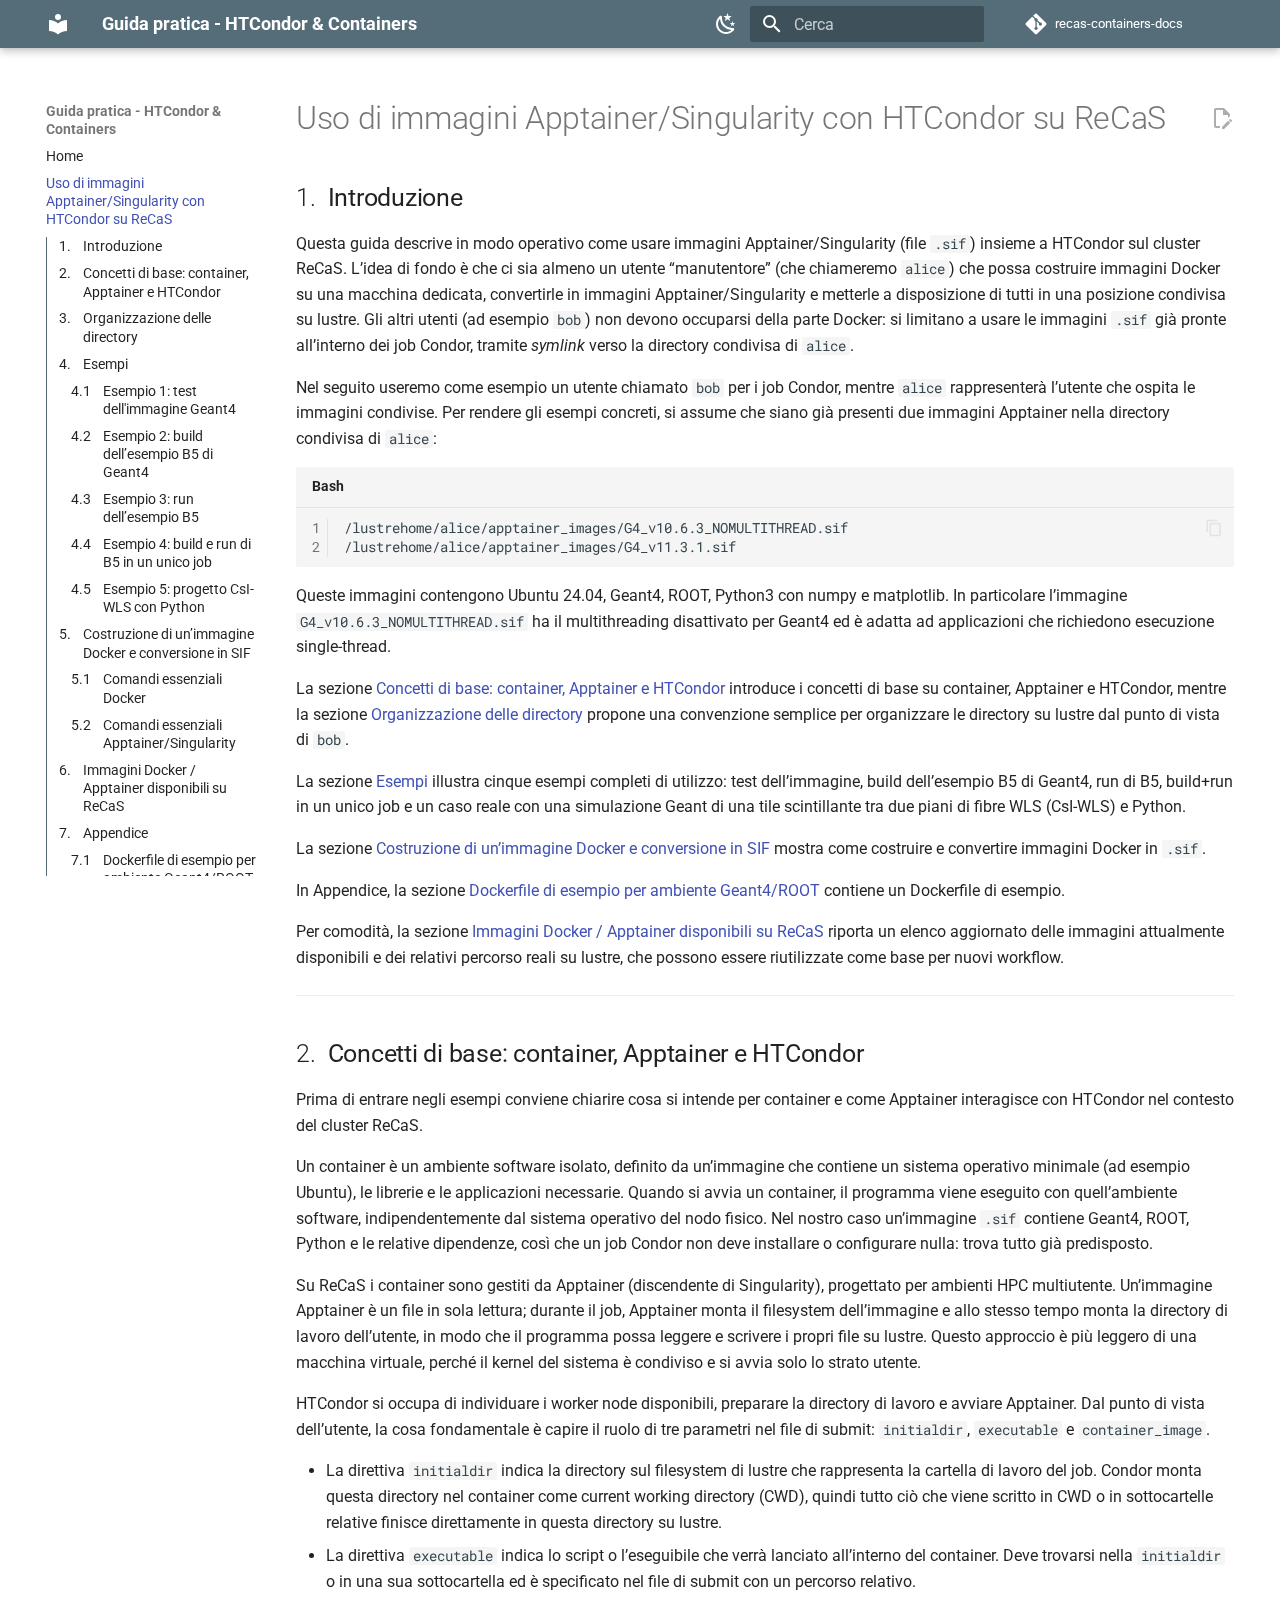
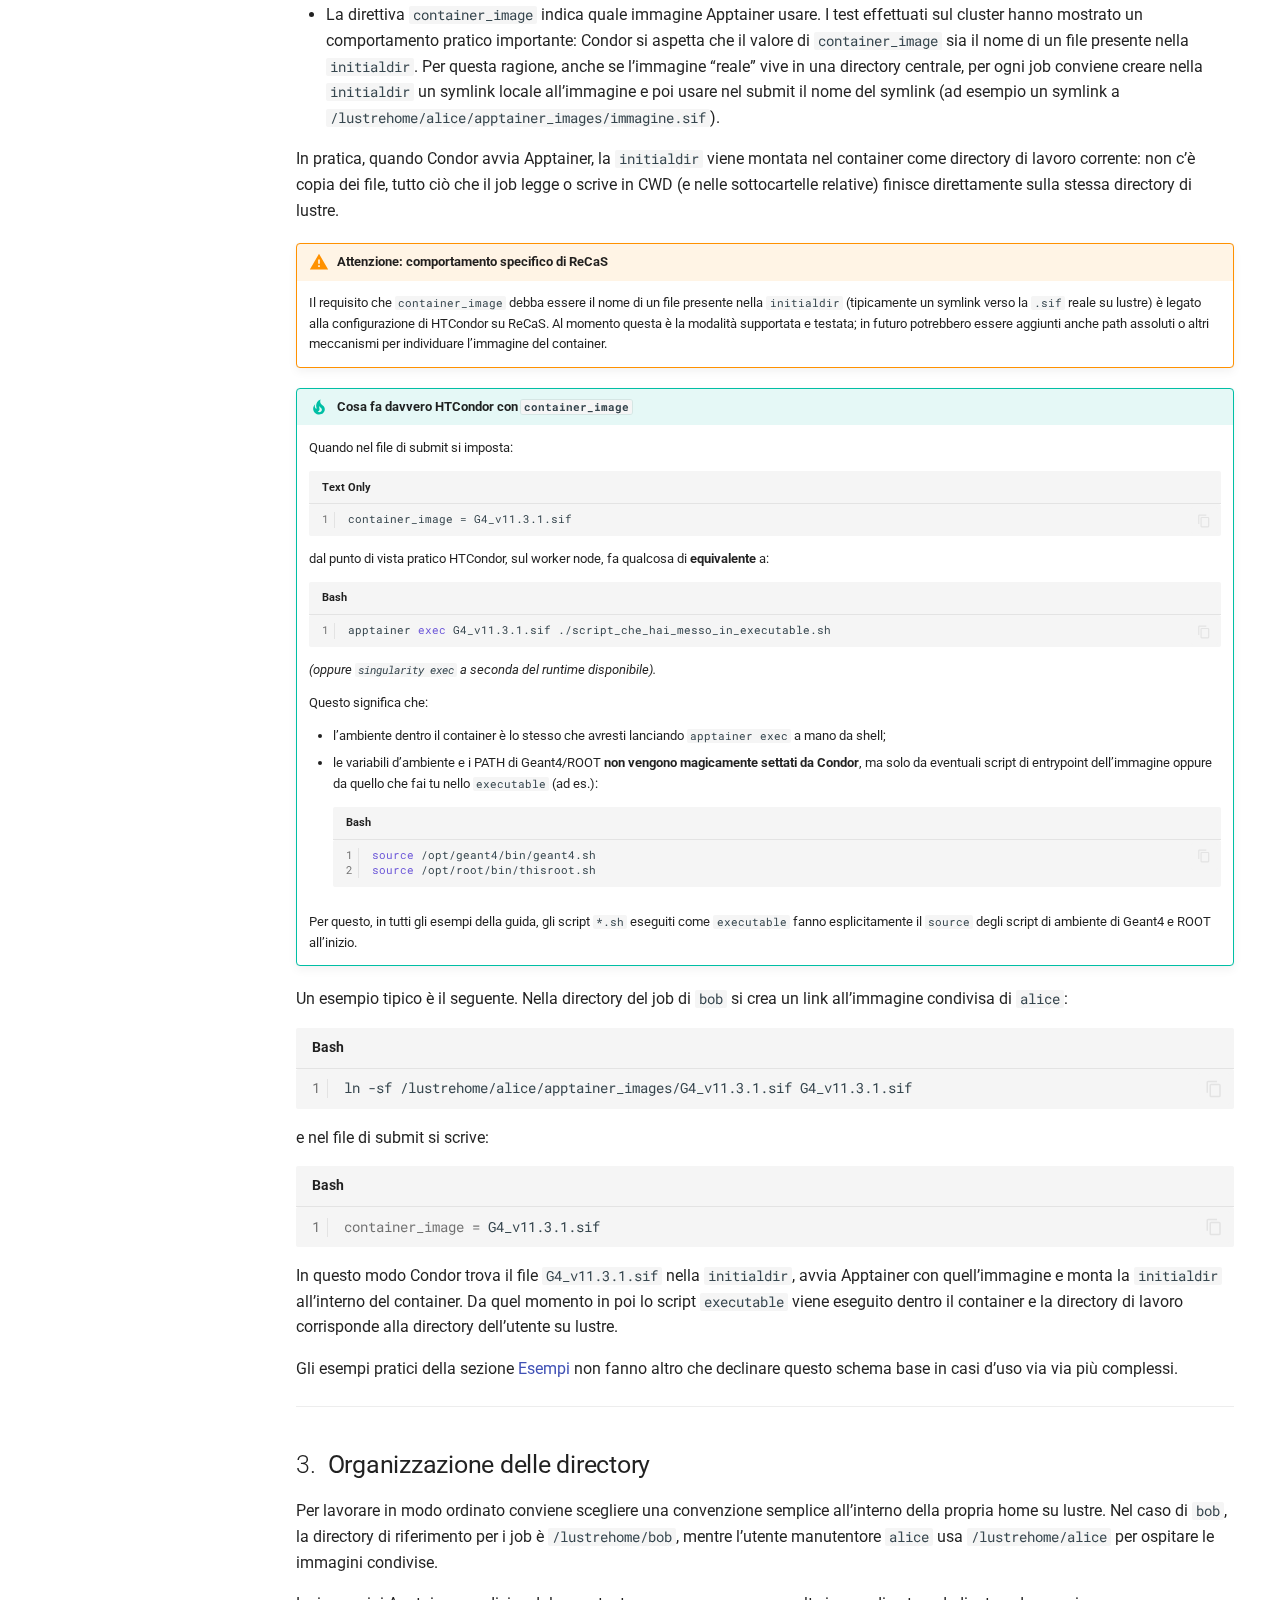
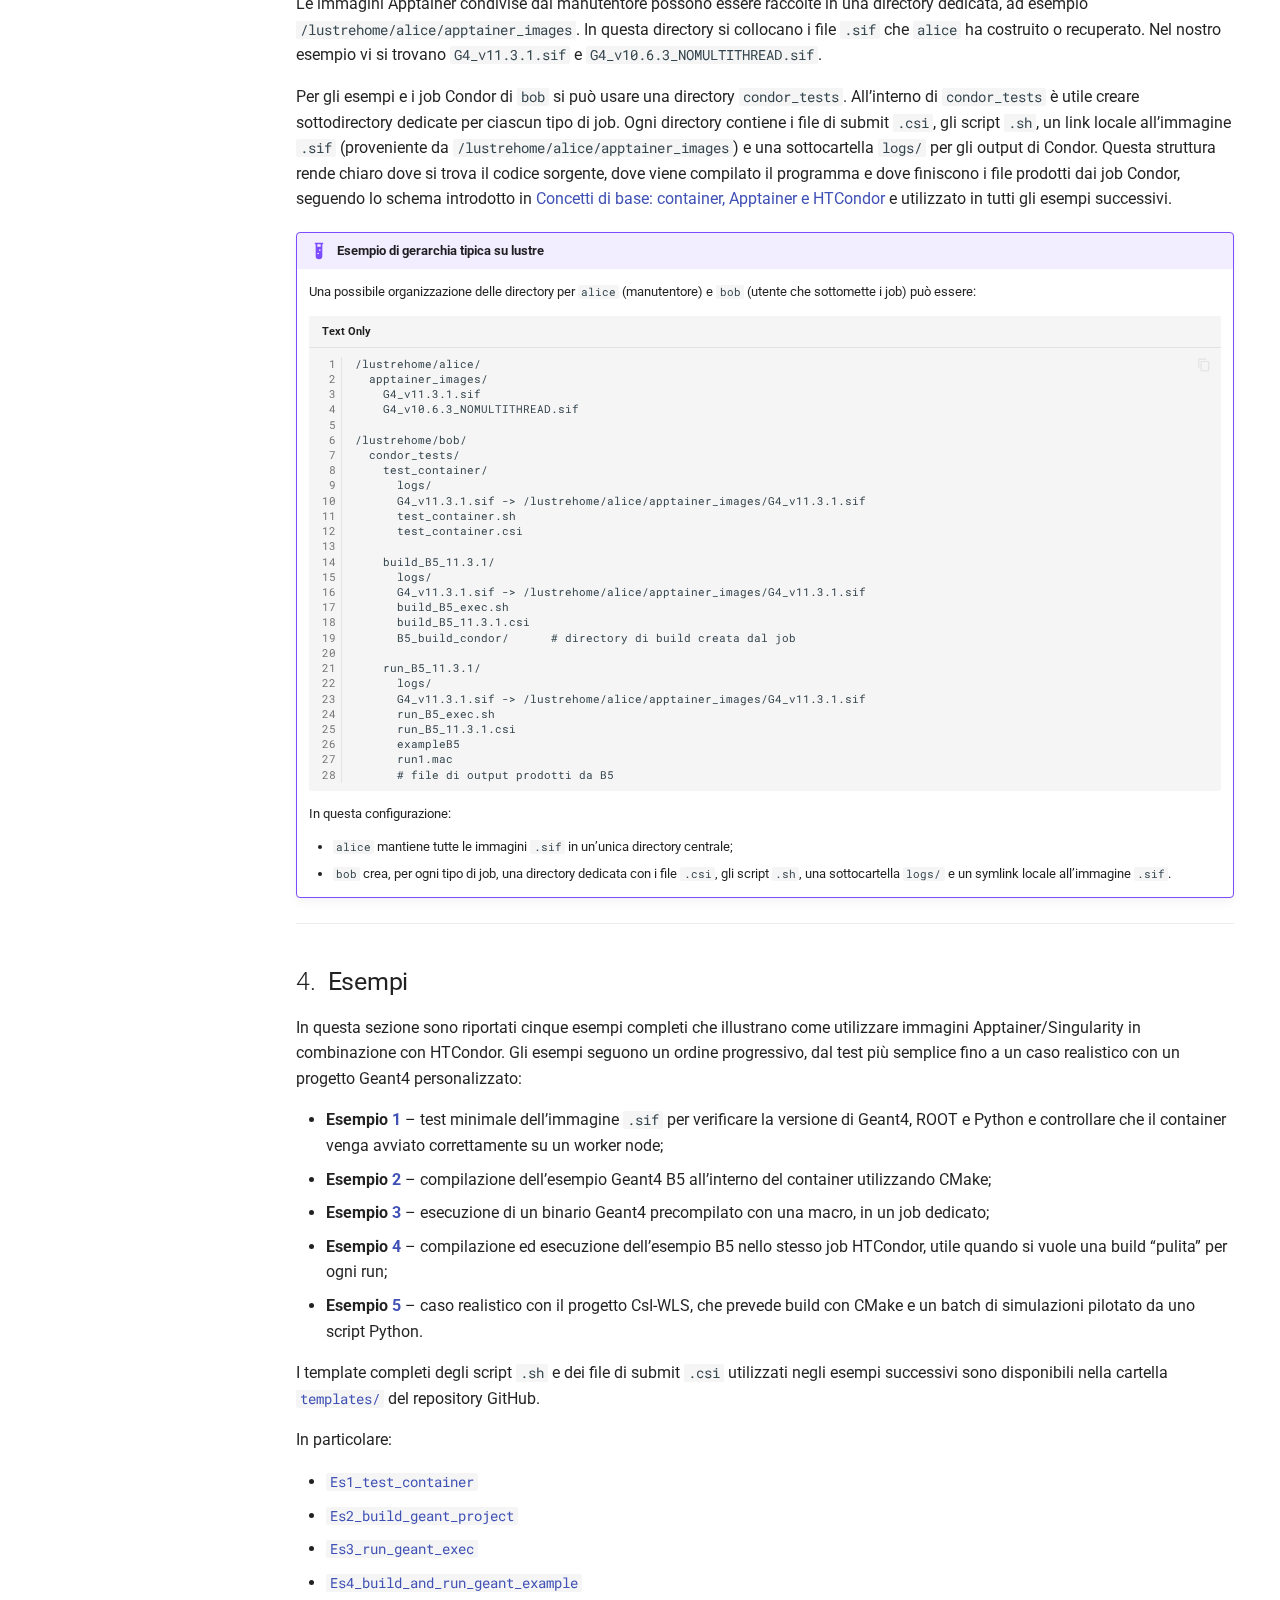
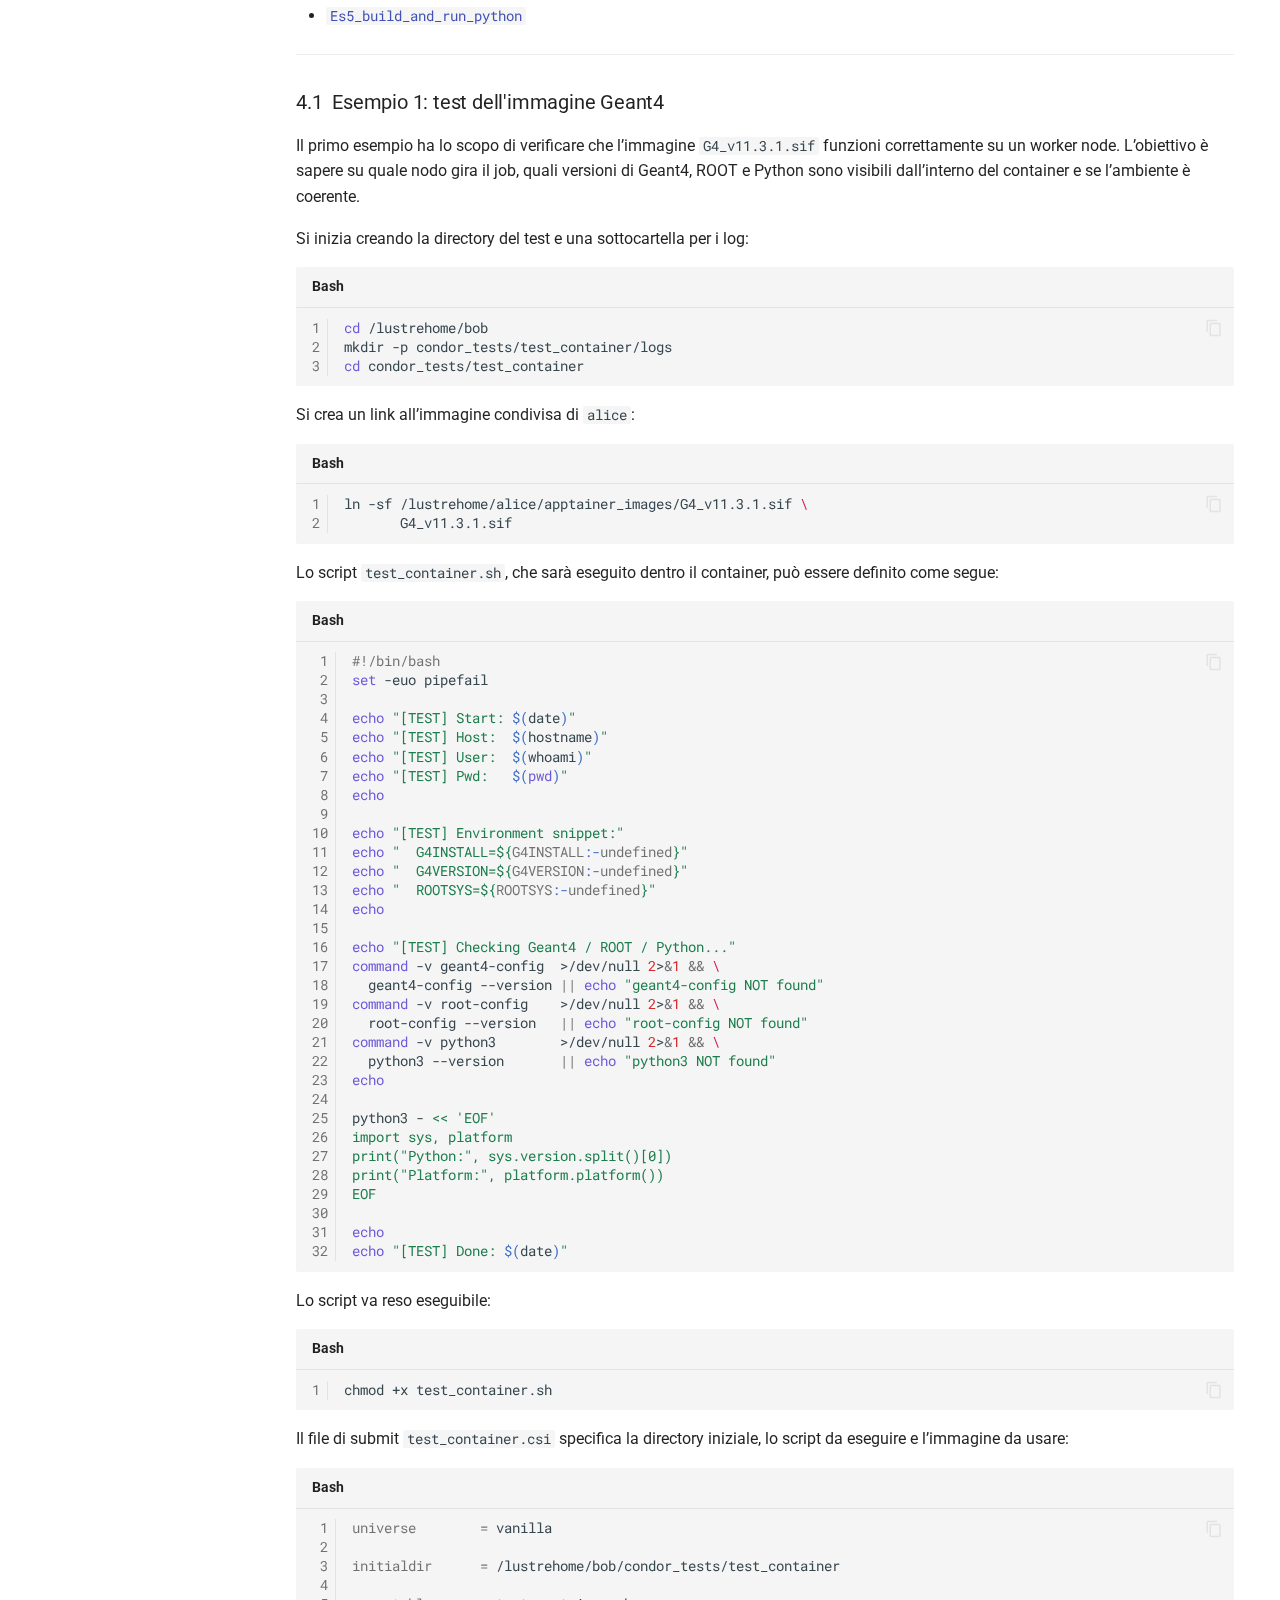
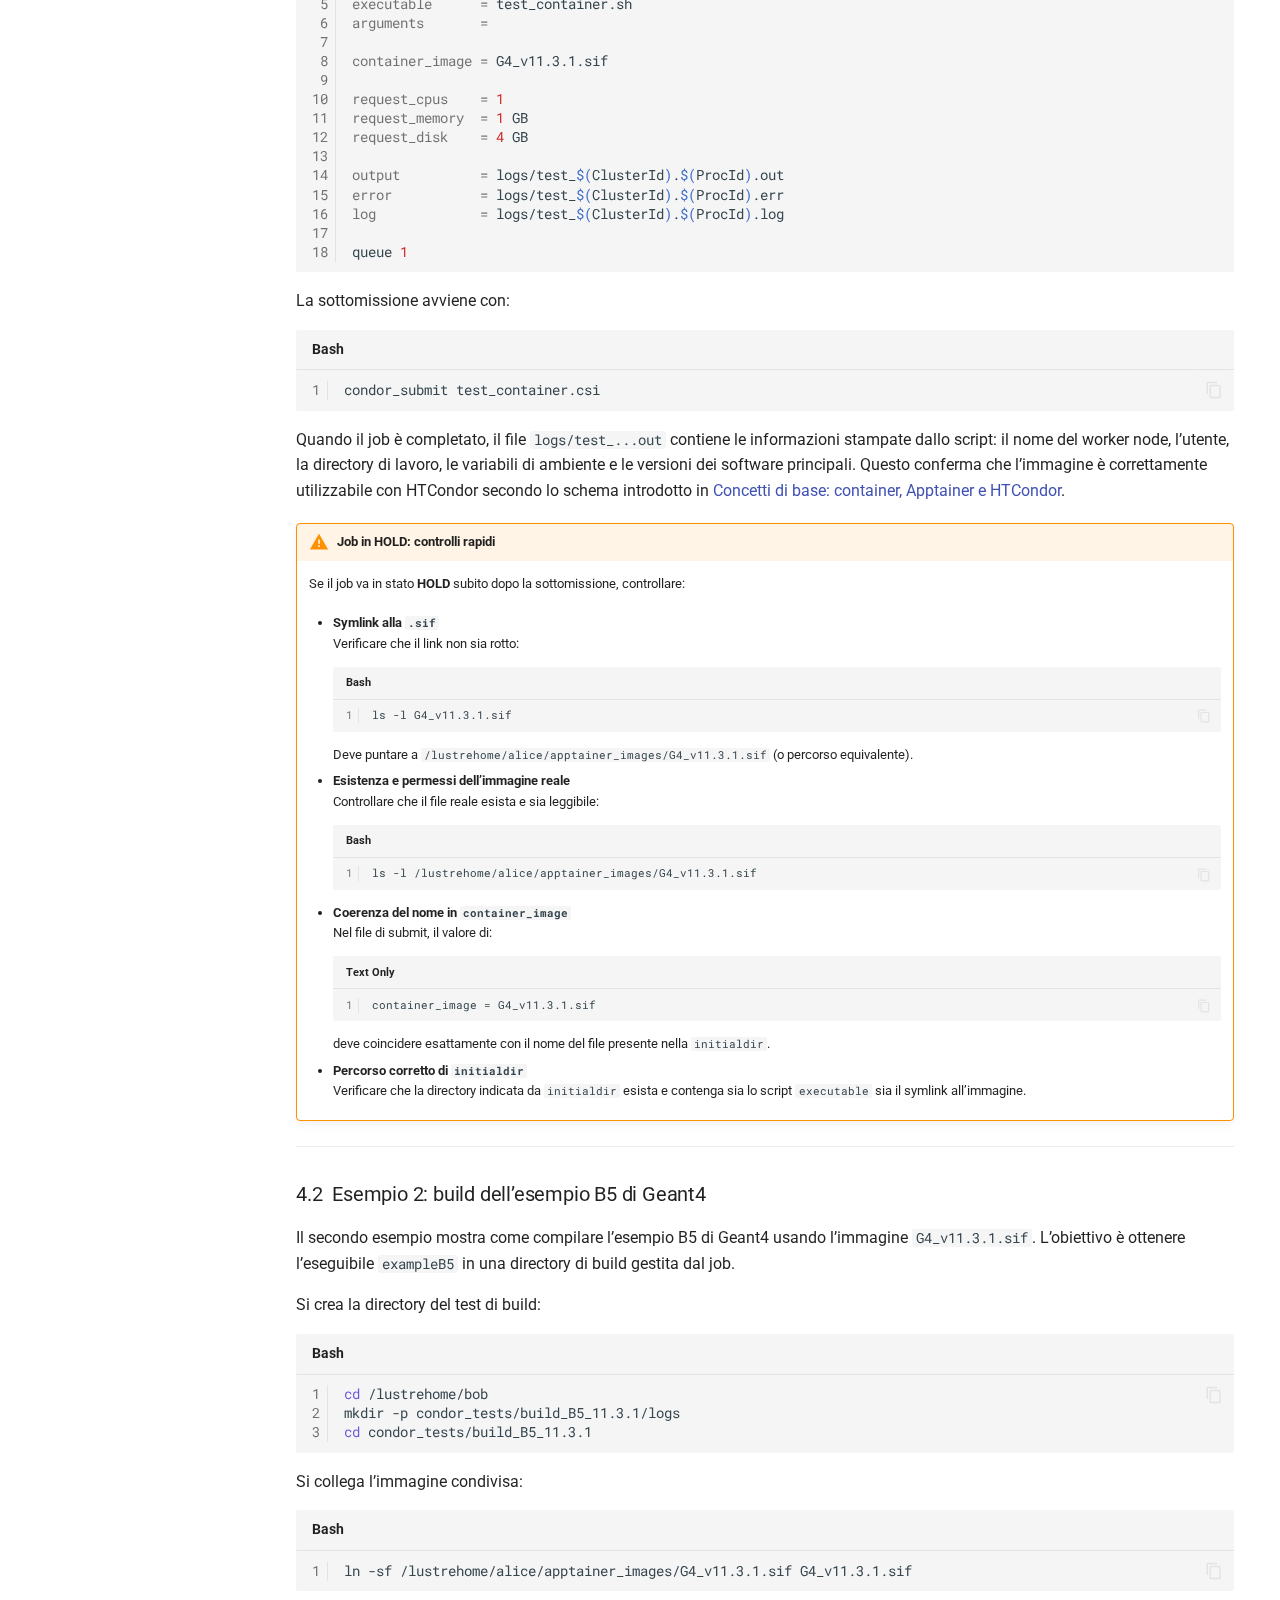
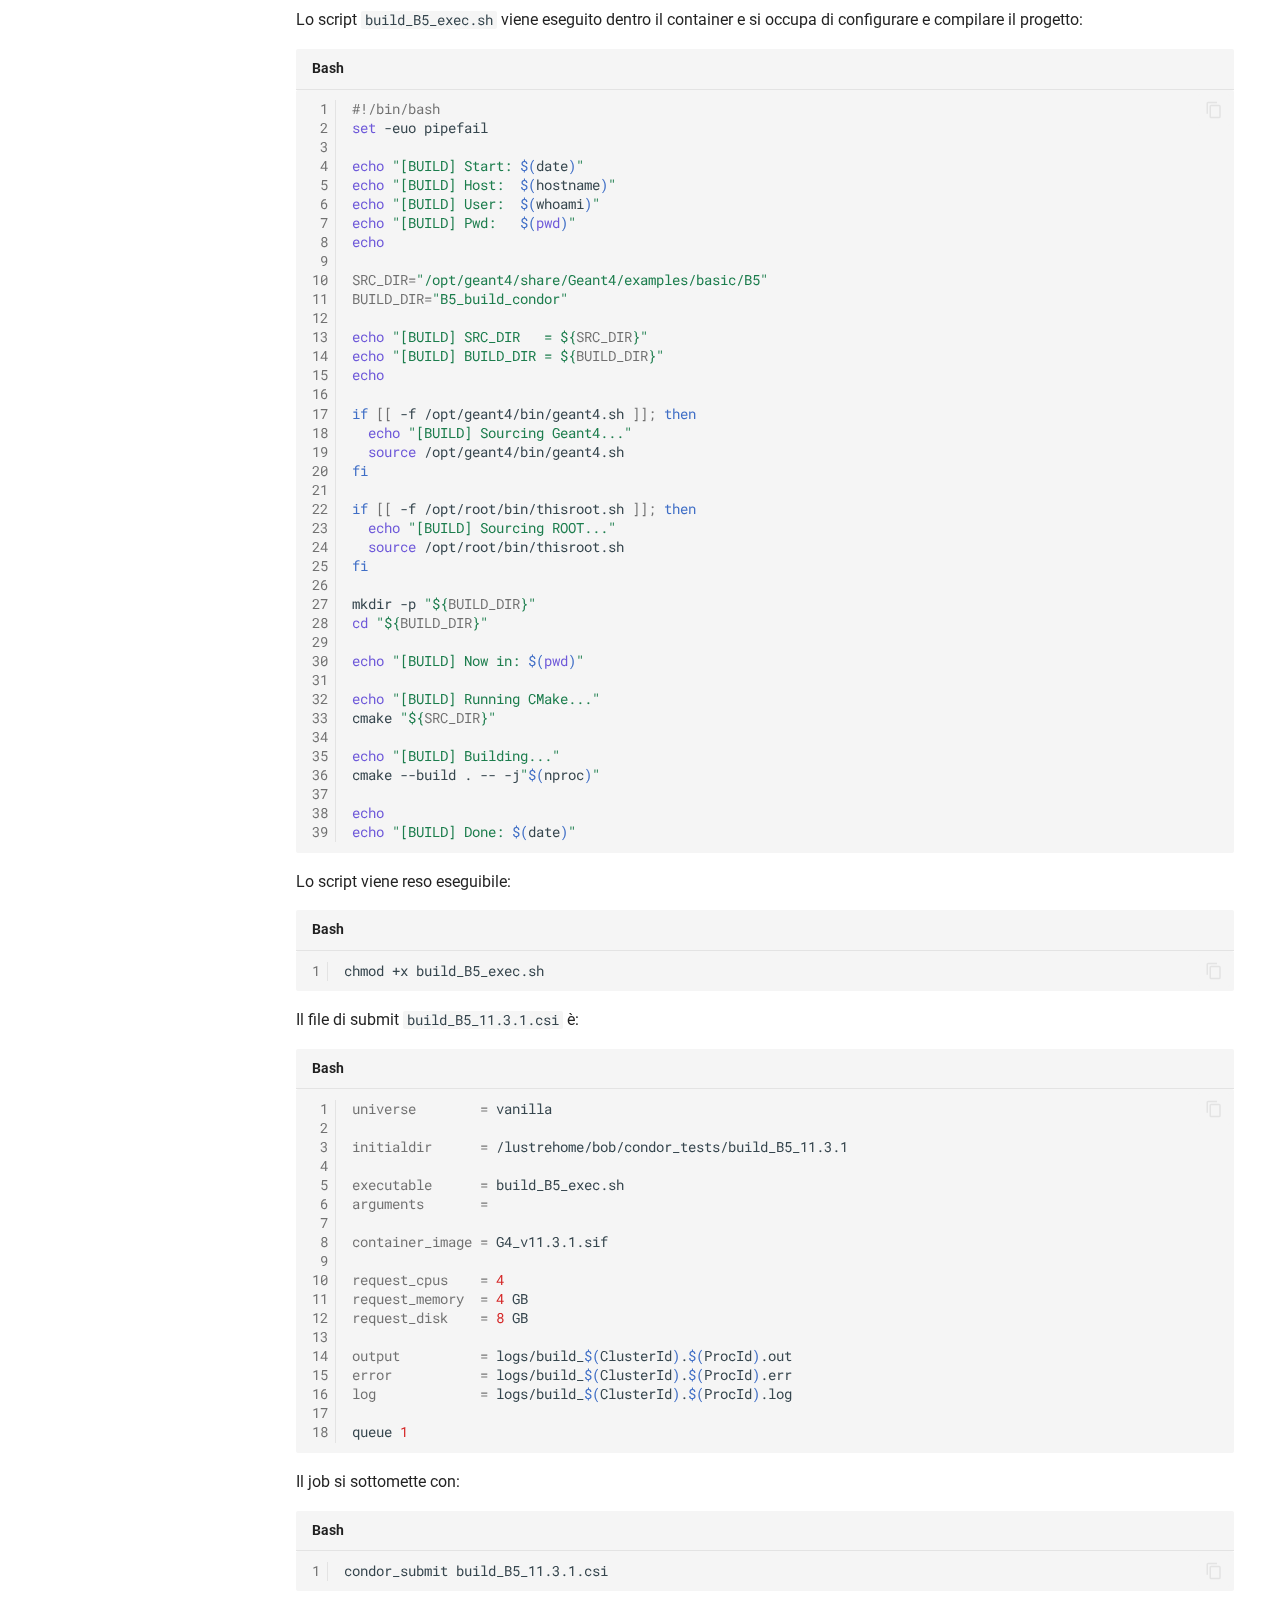
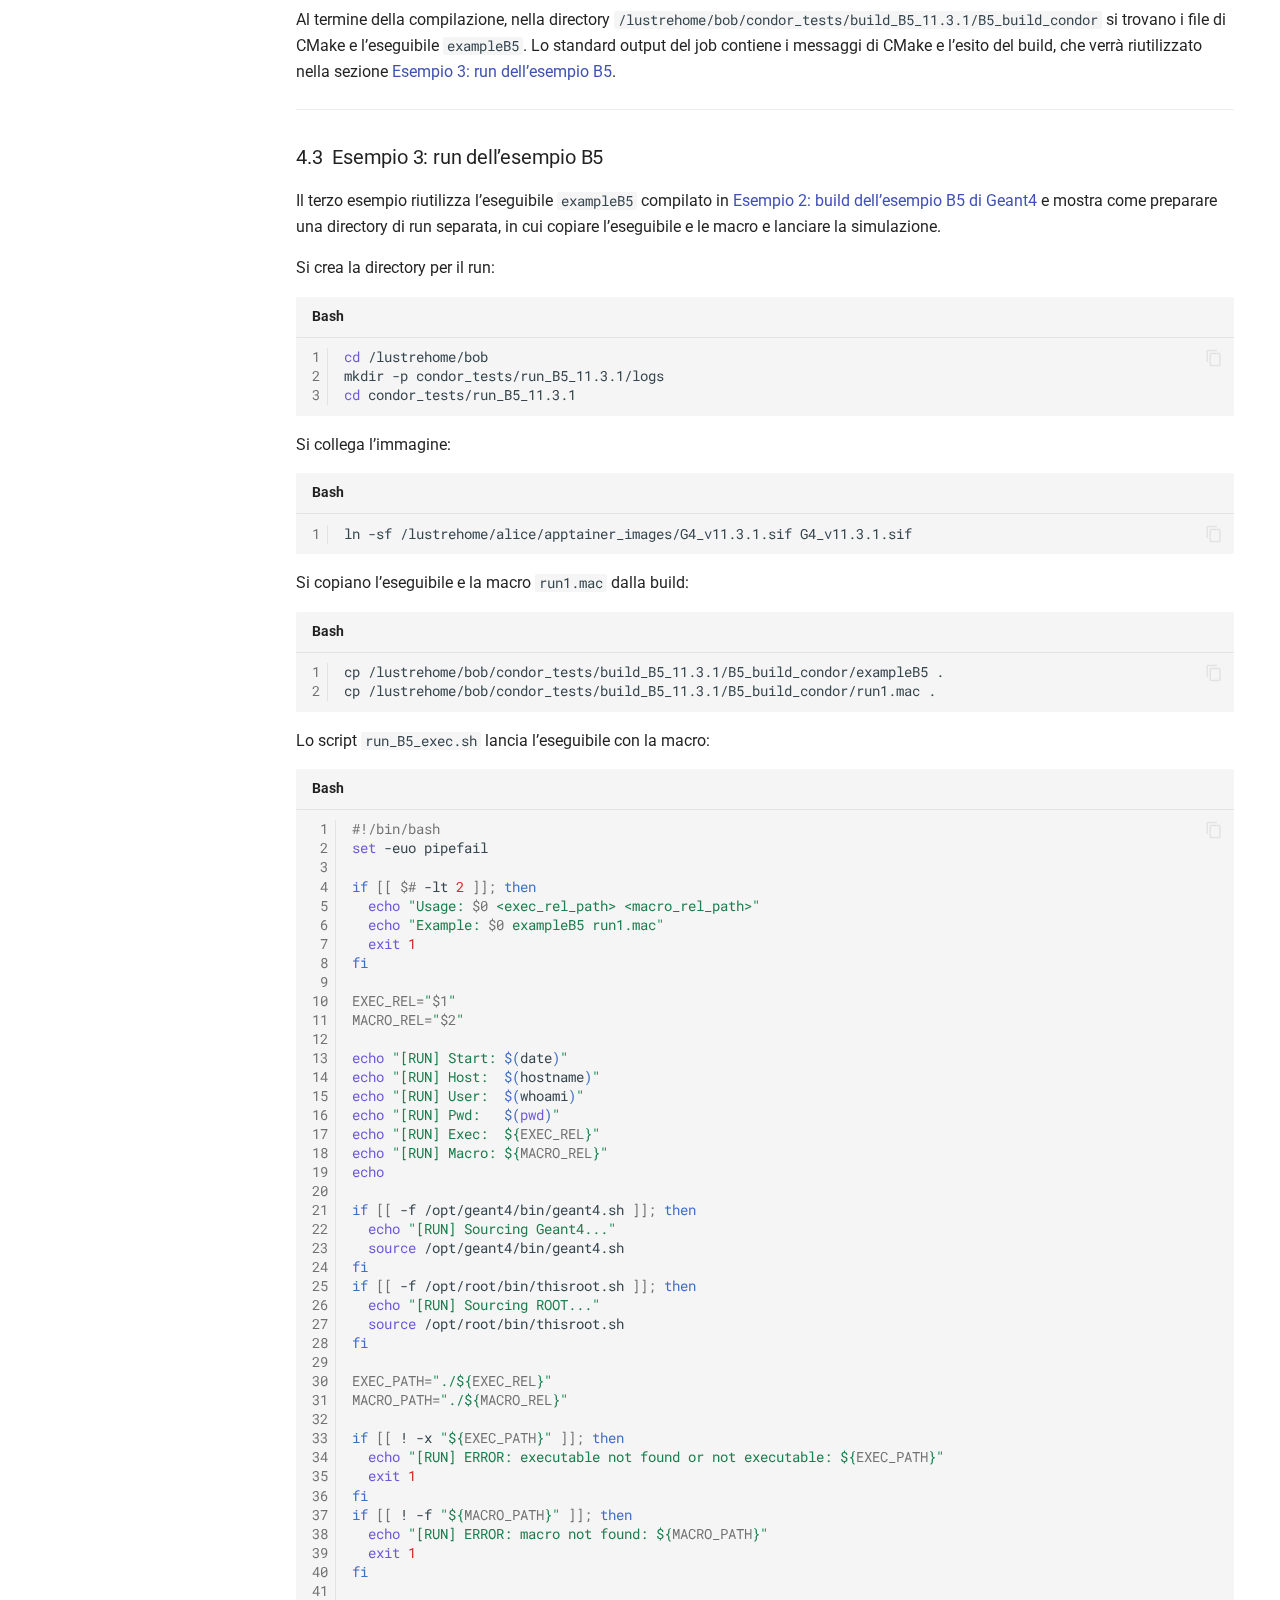
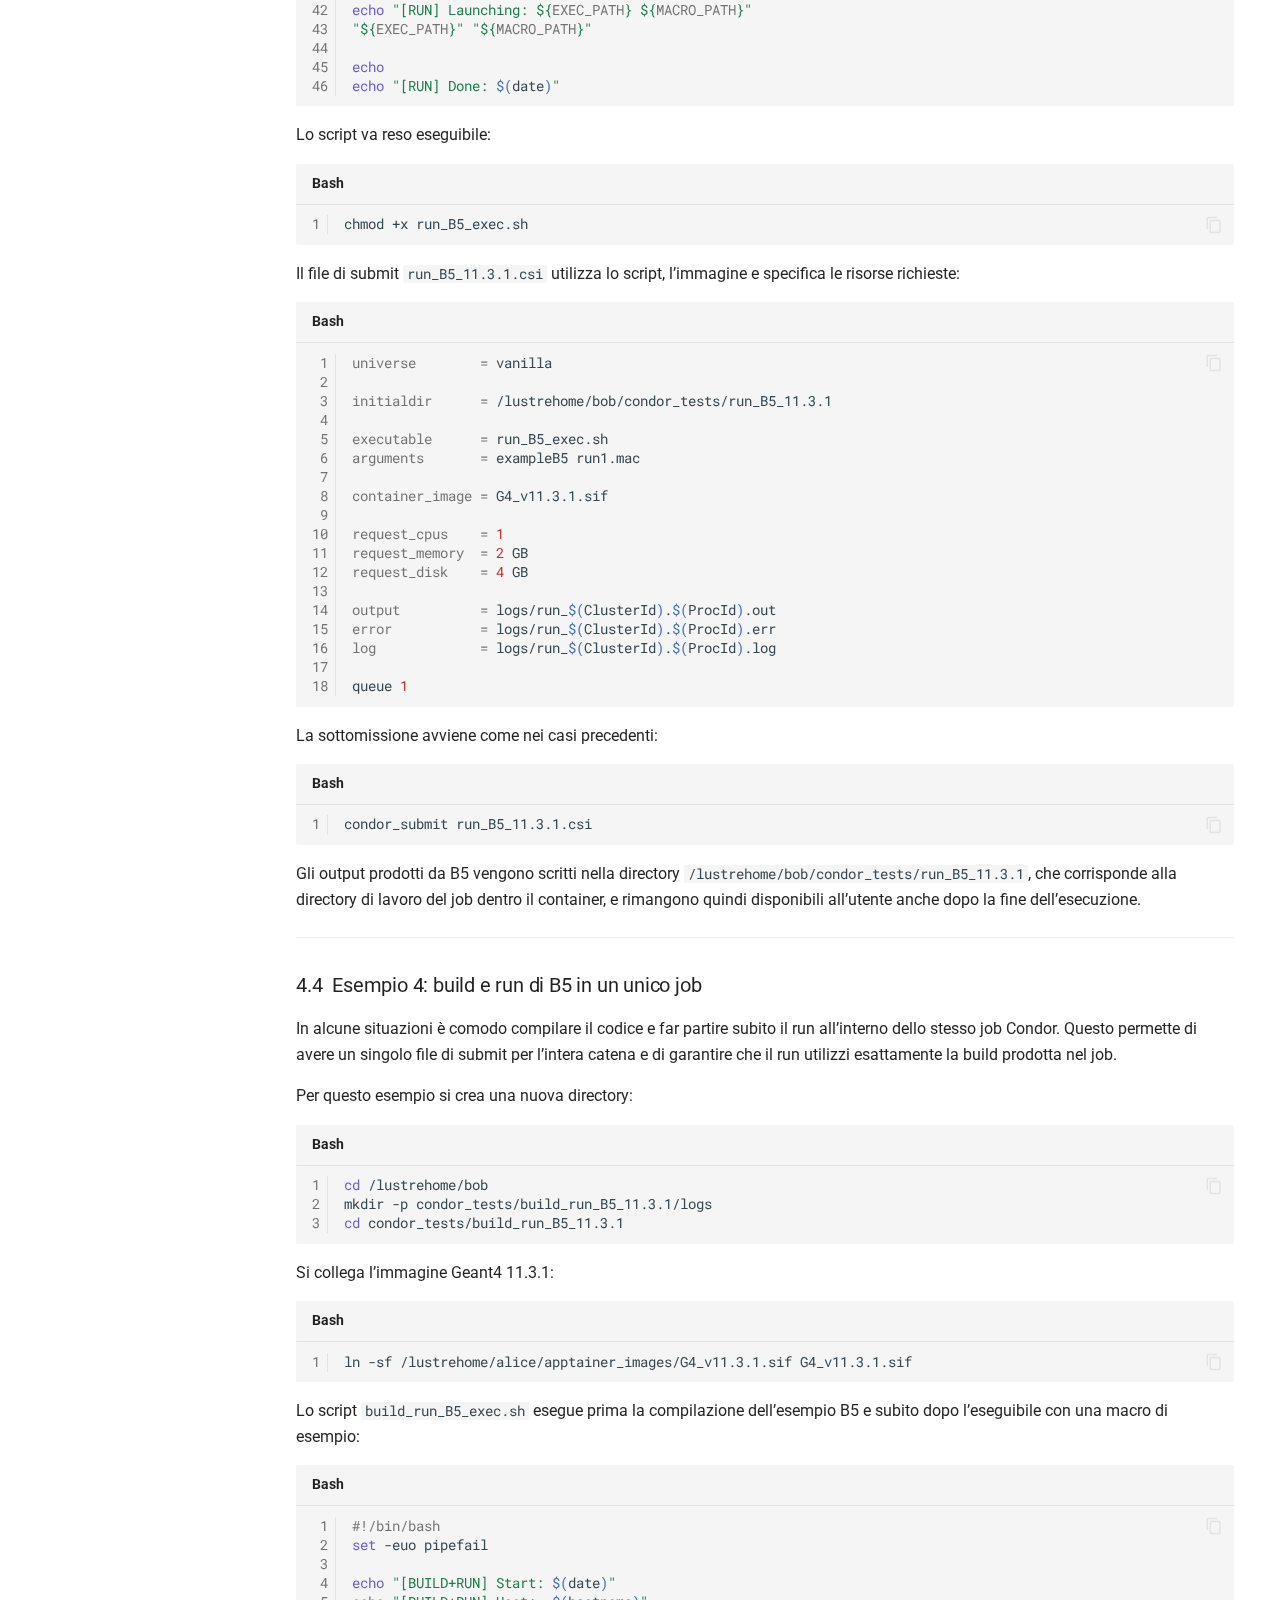
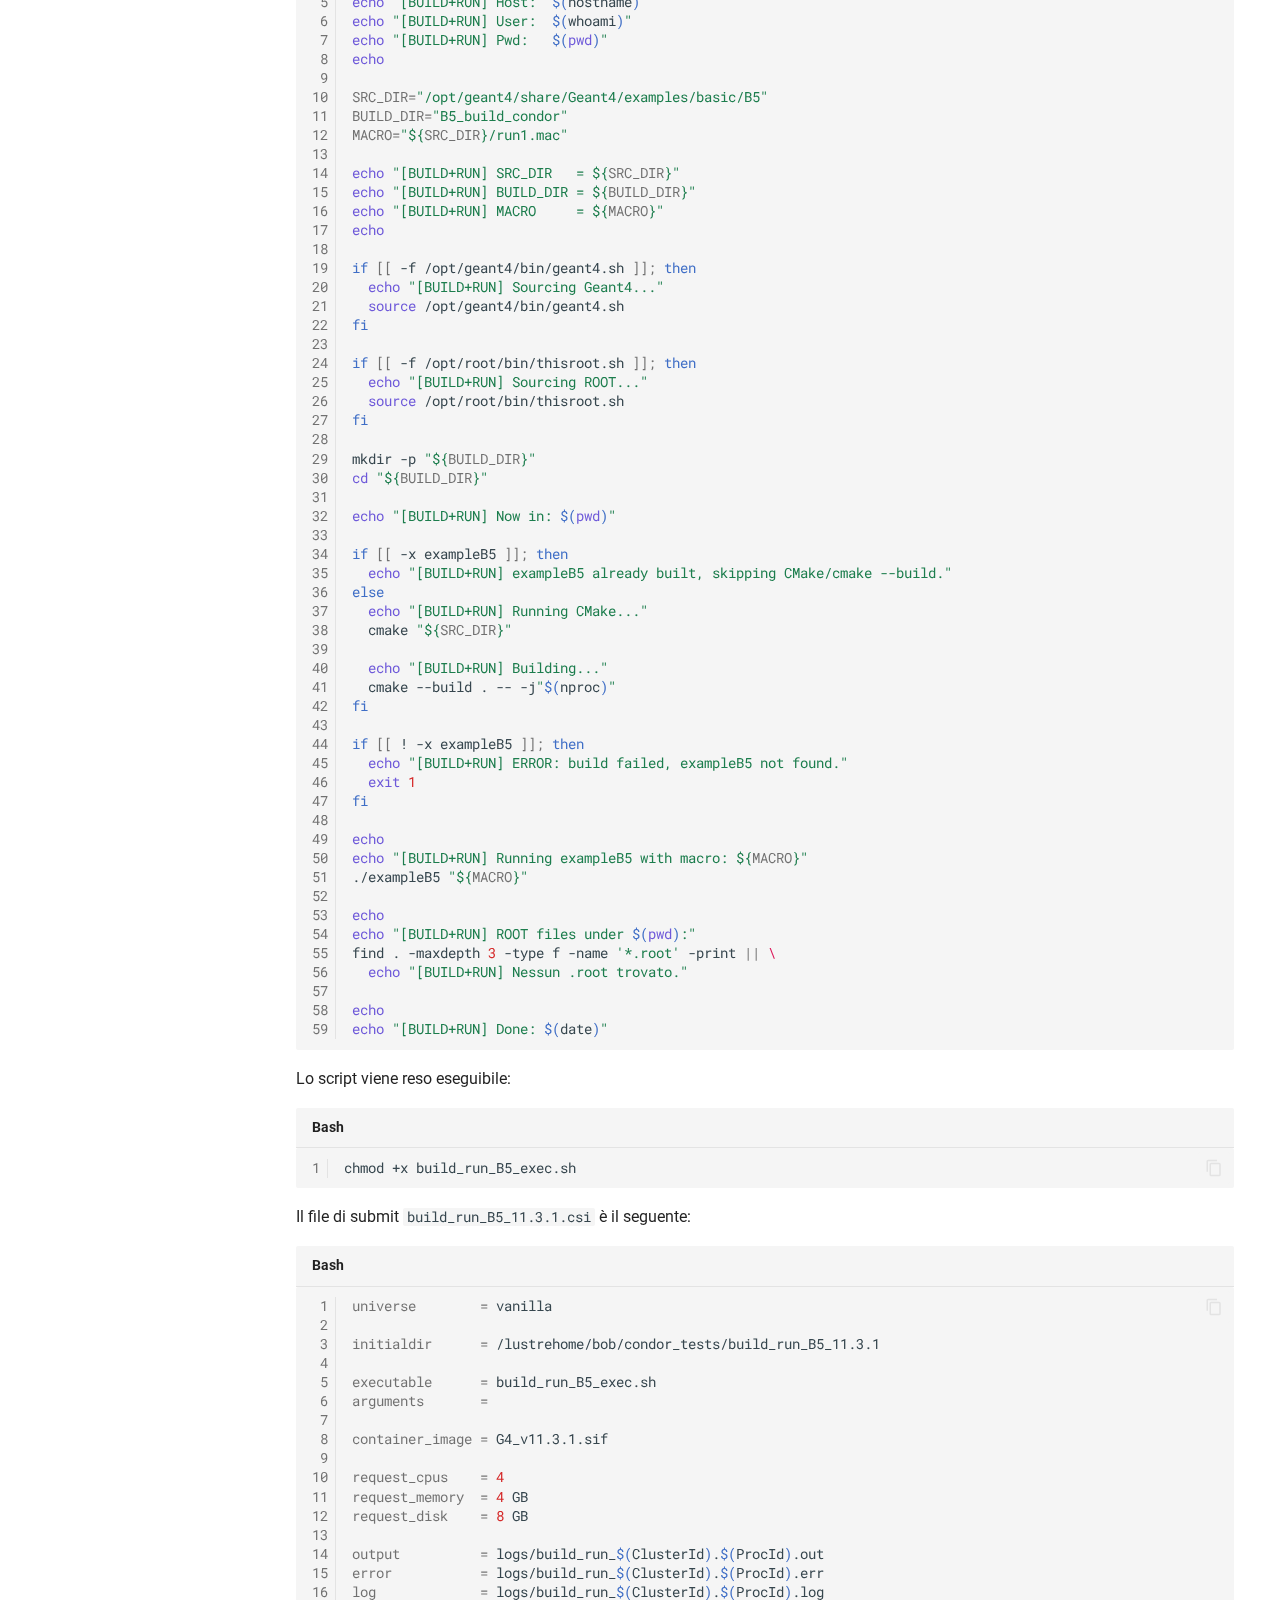
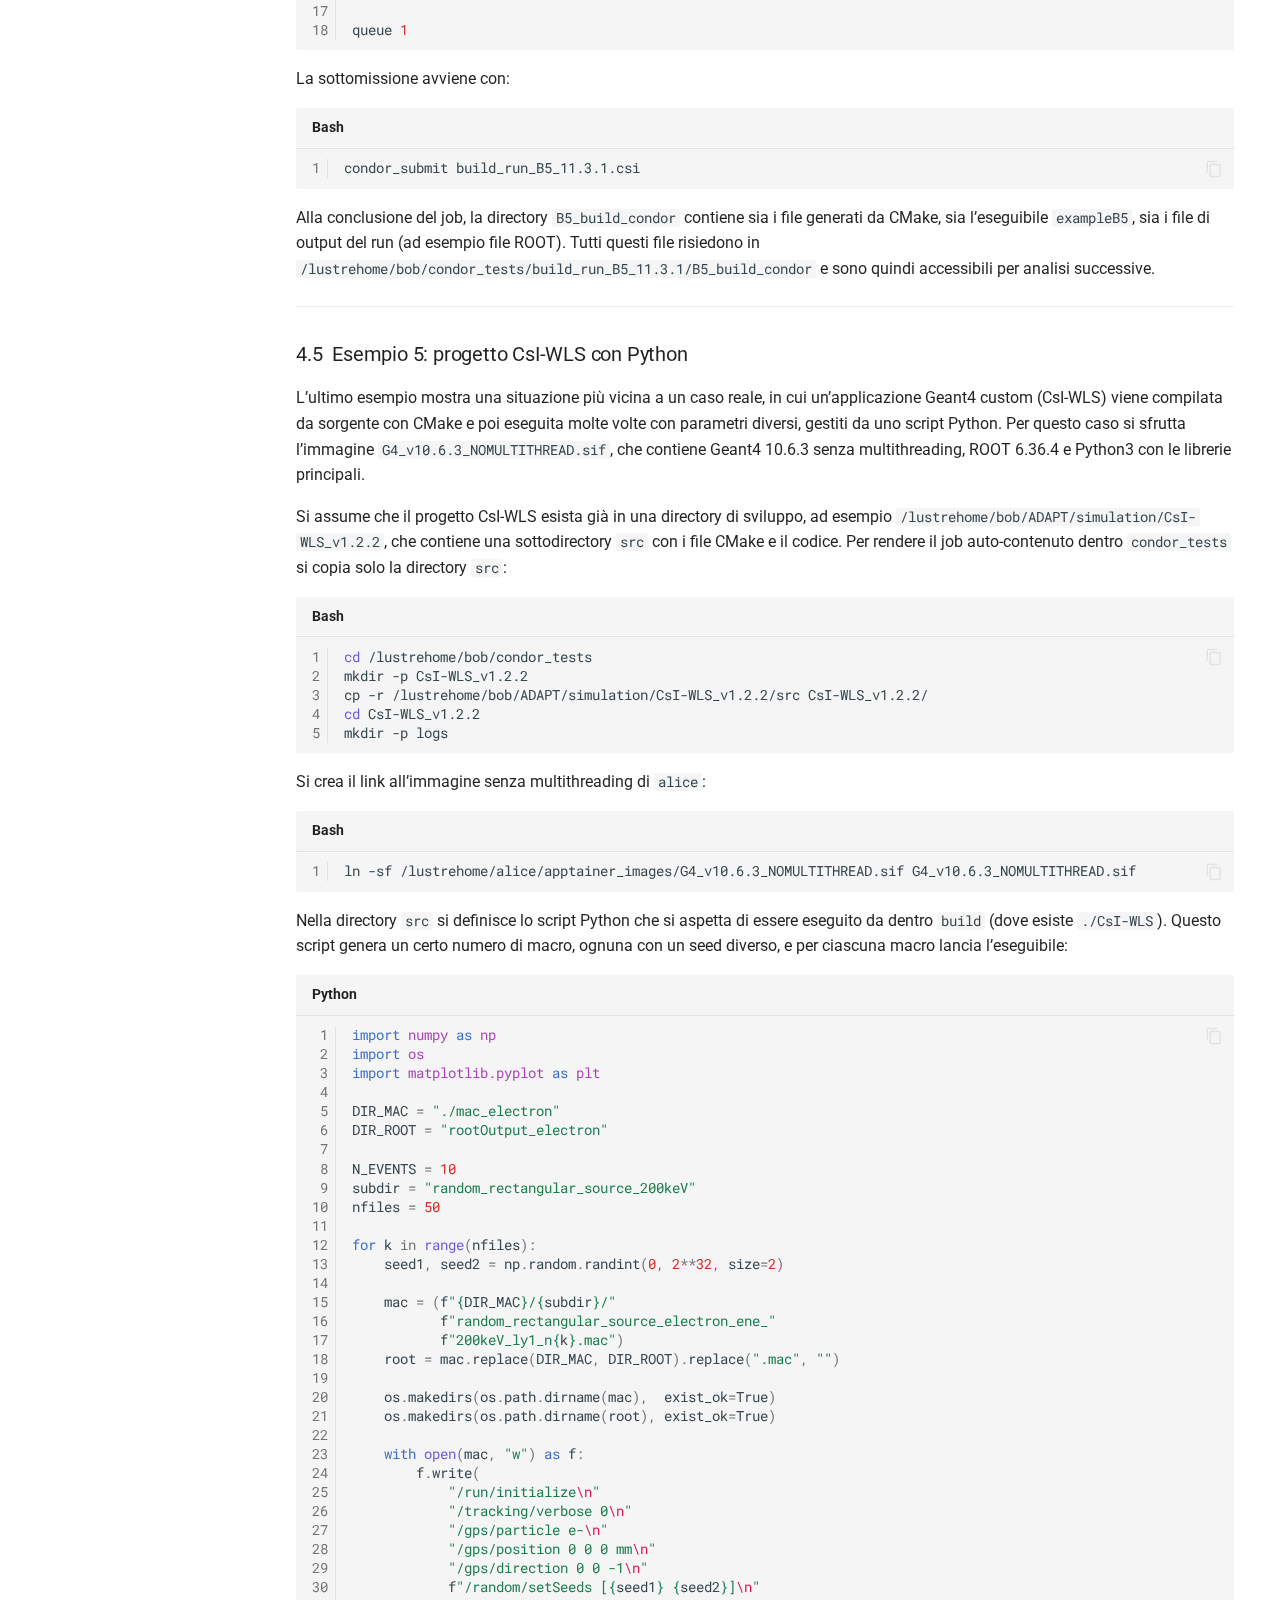
<file: site/apptainer_condor/index.html>
<!doctype html>
<html lang="it" class="no-js">
  <head>
    
      <meta charset="utf-8">
      <meta name="viewport" content="width=device-width,initial-scale=1">
      
      
      
        <link rel="canonical" href="https://marcocecca00.github.io/recas-containers-docs/apptainer_condor/">
      
      
        <link rel="prev" href="..">
      
      
      
        
      
      
      <link rel="icon" href="../assets/images/favicon.png">
      <meta name="generator" content="mkdocs-1.6.1, mkdocs-material-9.7.0">
    
    
      
        <title>Uso di immagini Apptainer/Singularity con HTCondor su ReCaS - Guida pratica - HTCondor & Containers</title>
      
    
    
      <link rel="stylesheet" href="../assets/stylesheets/main.618322db.min.css">
      
        
        <link rel="stylesheet" href="../assets/stylesheets/palette.ab4e12ef.min.css">
      
      


    
    
      
    
    
      
        
        
        <link rel="preconnect" href="https://fonts.gstatic.com" crossorigin>
        <link rel="stylesheet" href="https://fonts.googleapis.com/css?family=Roboto:300,300i,400,400i,700,700i%7CRoboto+Mono:400,400i,700,700i&display=fallback">
        <style>:root{--md-text-font:"Roboto";--md-code-font:"Roboto Mono"}</style>
      
    
    
      <link rel="stylesheet" href="../css/overrides.css">
    
    <script>__md_scope=new URL("..",location),__md_hash=e=>[...e].reduce(((e,_)=>(e<<5)-e+_.charCodeAt(0)),0),__md_get=(e,_=localStorage,t=__md_scope)=>JSON.parse(_.getItem(t.pathname+"."+e)),__md_set=(e,_,t=localStorage,a=__md_scope)=>{try{t.setItem(a.pathname+"."+e,JSON.stringify(_))}catch(e){}}</script>
    
      

    
    
  </head>
  
  
    
    
      
    
    
    
    
    <body dir="ltr" data-md-color-scheme="default" data-md-color-primary="blue-grey" data-md-color-accent="deep-orange">
  
    
    <input class="md-toggle" data-md-toggle="drawer" type="checkbox" id="__drawer" autocomplete="off">
    <input class="md-toggle" data-md-toggle="search" type="checkbox" id="__search" autocomplete="off">
    <label class="md-overlay" for="__drawer"></label>
    <div data-md-component="skip">
      
        
        <a href="#uso-di-immagini-apptainersingularity-con-htcondor-su-recas" class="md-skip">
          Vai al contenuto
        </a>
      
    </div>
    <div data-md-component="announce">
      
    </div>
    
    
      

  

<header class="md-header md-header--shadow" data-md-component="header">
  <nav class="md-header__inner md-grid" aria-label="Intestazione">
    <a href=".." title="Guida pratica - HTCondor &amp; Containers" class="md-header__button md-logo" aria-label="Guida pratica - HTCondor & Containers" data-md-component="logo">
      
  
  <svg xmlns="http://www.w3.org/2000/svg" viewBox="0 0 24 24"><path d="M12 8a3 3 0 0 0 3-3 3 3 0 0 0-3-3 3 3 0 0 0-3 3 3 3 0 0 0 3 3m0 3.54C9.64 9.35 6.5 8 3 8v11c3.5 0 6.64 1.35 9 3.54 2.36-2.19 5.5-3.54 9-3.54V8c-3.5 0-6.64 1.35-9 3.54"/></svg>

    </a>
    <label class="md-header__button md-icon" for="__drawer">
      
      <svg xmlns="http://www.w3.org/2000/svg" viewBox="0 0 24 24"><path d="M3 6h18v2H3zm0 5h18v2H3zm0 5h18v2H3z"/></svg>
    </label>
    <div class="md-header__title" data-md-component="header-title">
      <div class="md-header__ellipsis">
        <div class="md-header__topic">
          <span class="md-ellipsis">
            Guida pratica - HTCondor & Containers
          </span>
        </div>
        <div class="md-header__topic" data-md-component="header-topic">
          <span class="md-ellipsis">
            
              Uso di immagini Apptainer/Singularity con HTCondor su ReCaS
            
          </span>
        </div>
      </div>
    </div>
    
      
        <form class="md-header__option" data-md-component="palette">
  
    
    
    
    <input class="md-option" data-md-color-media="" data-md-color-scheme="default" data-md-color-primary="blue-grey" data-md-color-accent="deep-orange"  aria-label="Passa al tema scuro"  type="radio" name="__palette" id="__palette_0">
    
      <label class="md-header__button md-icon" title="Passa al tema scuro" for="__palette_1" hidden>
        <svg xmlns="http://www.w3.org/2000/svg" viewBox="0 0 24 24"><path d="m17.75 4.09-2.53 1.94.91 3.06-2.63-1.81-2.63 1.81.91-3.06-2.53-1.94L12.44 4l1.06-3 1.06 3zm3.5 6.91-1.64 1.25.59 1.98-1.7-1.17-1.7 1.17.59-1.98L15.75 11l2.06-.05L18.5 9l.69 1.95zm-2.28 4.95c.83-.08 1.72 1.1 1.19 1.85-.32.45-.66.87-1.08 1.27C15.17 23 8.84 23 4.94 19.07c-3.91-3.9-3.91-10.24 0-14.14.4-.4.82-.76 1.27-1.08.75-.53 1.93.36 1.85 1.19-.27 2.86.69 5.83 2.89 8.02a9.96 9.96 0 0 0 8.02 2.89m-1.64 2.02a12.08 12.08 0 0 1-7.8-3.47c-2.17-2.19-3.33-5-3.49-7.82-2.81 3.14-2.7 7.96.31 10.98 3.02 3.01 7.84 3.12 10.98.31"/></svg>
      </label>
    
  
    
    
    
    <input class="md-option" data-md-color-media="" data-md-color-scheme="slate" data-md-color-primary="blue-grey" data-md-color-accent="deep-orange"  aria-label="Passa al tema chiaro"  type="radio" name="__palette" id="__palette_1">
    
      <label class="md-header__button md-icon" title="Passa al tema chiaro" for="__palette_0" hidden>
        <svg xmlns="http://www.w3.org/2000/svg" viewBox="0 0 24 24"><path d="M12 7a5 5 0 0 1 5 5 5 5 0 0 1-5 5 5 5 0 0 1-5-5 5 5 0 0 1 5-5m0 2a3 3 0 0 0-3 3 3 3 0 0 0 3 3 3 3 0 0 0 3-3 3 3 0 0 0-3-3m0-7 2.39 3.42C13.65 5.15 12.84 5 12 5s-1.65.15-2.39.42zM3.34 7l4.16-.35A7.2 7.2 0 0 0 5.94 8.5c-.44.74-.69 1.5-.83 2.29zm.02 10 1.76-3.77a7.131 7.131 0 0 0 2.38 4.14zM20.65 7l-1.77 3.79a7.02 7.02 0 0 0-2.38-4.15zm-.01 10-4.14.36c.59-.51 1.12-1.14 1.54-1.86.42-.73.69-1.5.83-2.29zM12 22l-2.41-3.44c.74.27 1.55.44 2.41.44.82 0 1.63-.17 2.37-.44z"/></svg>
      </label>
    
  
</form>
      
    
    
      <script>var palette=__md_get("__palette");if(palette&&palette.color){if("(prefers-color-scheme)"===palette.color.media){var media=matchMedia("(prefers-color-scheme: light)"),input=document.querySelector(media.matches?"[data-md-color-media='(prefers-color-scheme: light)']":"[data-md-color-media='(prefers-color-scheme: dark)']");palette.color.media=input.getAttribute("data-md-color-media"),palette.color.scheme=input.getAttribute("data-md-color-scheme"),palette.color.primary=input.getAttribute("data-md-color-primary"),palette.color.accent=input.getAttribute("data-md-color-accent")}for(var[key,value]of Object.entries(palette.color))document.body.setAttribute("data-md-color-"+key,value)}</script>
    
    
    
      
      
        <label class="md-header__button md-icon" for="__search">
          
          <svg xmlns="http://www.w3.org/2000/svg" viewBox="0 0 24 24"><path d="M9.5 3A6.5 6.5 0 0 1 16 9.5c0 1.61-.59 3.09-1.56 4.23l.27.27h.79l5 5-1.5 1.5-5-5v-.79l-.27-.27A6.52 6.52 0 0 1 9.5 16 6.5 6.5 0 0 1 3 9.5 6.5 6.5 0 0 1 9.5 3m0 2C7 5 5 7 5 9.5S7 14 9.5 14 14 12 14 9.5 12 5 9.5 5"/></svg>
        </label>
        <div class="md-search" data-md-component="search" role="dialog">
  <label class="md-search__overlay" for="__search"></label>
  <div class="md-search__inner" role="search">
    <form class="md-search__form" name="search">
      <input type="text" class="md-search__input" name="query" aria-label="Cerca" placeholder="Cerca" autocapitalize="off" autocorrect="off" autocomplete="off" spellcheck="false" data-md-component="search-query" required>
      <label class="md-search__icon md-icon" for="__search">
        
        <svg xmlns="http://www.w3.org/2000/svg" viewBox="0 0 24 24"><path d="M9.5 3A6.5 6.5 0 0 1 16 9.5c0 1.61-.59 3.09-1.56 4.23l.27.27h.79l5 5-1.5 1.5-5-5v-.79l-.27-.27A6.52 6.52 0 0 1 9.5 16 6.5 6.5 0 0 1 3 9.5 6.5 6.5 0 0 1 9.5 3m0 2C7 5 5 7 5 9.5S7 14 9.5 14 14 12 14 9.5 12 5 9.5 5"/></svg>
        
        <svg xmlns="http://www.w3.org/2000/svg" viewBox="0 0 24 24"><path d="M20 11v2H8l5.5 5.5-1.42 1.42L4.16 12l7.92-7.92L13.5 5.5 8 11z"/></svg>
      </label>
      <nav class="md-search__options" aria-label="Cerca">
        
        <button type="reset" class="md-search__icon md-icon" title="Cancella" aria-label="Cancella" tabindex="-1">
          
          <svg xmlns="http://www.w3.org/2000/svg" viewBox="0 0 24 24"><path d="M19 6.41 17.59 5 12 10.59 6.41 5 5 6.41 10.59 12 5 17.59 6.41 19 12 13.41 17.59 19 19 17.59 13.41 12z"/></svg>
        </button>
      </nav>
      
    </form>
    <div class="md-search__output">
      <div class="md-search__scrollwrap" tabindex="0" data-md-scrollfix>
        <div class="md-search-result" data-md-component="search-result">
          <div class="md-search-result__meta">
            Inizializza la ricerca
          </div>
          <ol class="md-search-result__list" role="presentation"></ol>
        </div>
      </div>
    </div>
  </div>
</div>
      
    
    
      <div class="md-header__source">
        <a href="https://github.com/marcocecca00/recas-containers-docs" title="Apri repository" class="md-source" data-md-component="source">
  <div class="md-source__icon md-icon">
    
    <svg xmlns="http://www.w3.org/2000/svg" viewBox="0 0 448 512"><!--! Font Awesome Free 7.1.0 by @fontawesome - https://fontawesome.com License - https://fontawesome.com/license/free (Icons: CC BY 4.0, Fonts: SIL OFL 1.1, Code: MIT License) Copyright 2025 Fonticons, Inc.--><path d="M439.6 236.1 244 40.5c-5.4-5.5-12.8-8.5-20.4-8.5s-15 3-20.4 8.4L162.5 81l51.5 51.5c27.1-9.1 52.7 16.8 43.4 43.7l49.7 49.7c34.2-11.8 61.2 31 35.5 56.7-26.5 26.5-70.2-2.9-56-37.3L240.3 199v121.9c25.3 12.5 22.3 41.8 9.1 55-6.4 6.4-15.2 10.1-24.3 10.1s-17.8-3.6-24.3-10.1c-17.6-17.6-11.1-46.9 11.2-56v-123c-20.8-8.5-24.6-30.7-18.6-45L142.6 101 8.5 235.1C3 240.6 0 247.9 0 255.5s3 15 8.5 20.4l195.6 195.7c5.4 5.4 12.7 8.4 20.4 8.4s15-3 20.4-8.4l194.7-194.7c5.4-5.4 8.4-12.8 8.4-20.4s-3-15-8.4-20.4"/></svg>
  </div>
  <div class="md-source__repository">
    recas-containers-docs
  </div>
</a>
      </div>
    
  </nav>
  
</header>
    
    <div class="md-container" data-md-component="container">
      
      
        
          
        
      
      <main class="md-main" data-md-component="main">
        <div class="md-main__inner md-grid">
          
            
              
              <div class="md-sidebar md-sidebar--primary" data-md-component="sidebar" data-md-type="navigation" >
                <div class="md-sidebar__scrollwrap">
                  <div class="md-sidebar__inner">
                    



  

<nav class="md-nav md-nav--primary md-nav--integrated" aria-label="Navigazione" data-md-level="0">
  <label class="md-nav__title" for="__drawer">
    <a href=".." title="Guida pratica - HTCondor &amp; Containers" class="md-nav__button md-logo" aria-label="Guida pratica - HTCondor & Containers" data-md-component="logo">
      
  
  <svg xmlns="http://www.w3.org/2000/svg" viewBox="0 0 24 24"><path d="M12 8a3 3 0 0 0 3-3 3 3 0 0 0-3-3 3 3 0 0 0-3 3 3 3 0 0 0 3 3m0 3.54C9.64 9.35 6.5 8 3 8v11c3.5 0 6.64 1.35 9 3.54 2.36-2.19 5.5-3.54 9-3.54V8c-3.5 0-6.64 1.35-9 3.54"/></svg>

    </a>
    Guida pratica - HTCondor & Containers
  </label>
  
    <div class="md-nav__source">
      <a href="https://github.com/marcocecca00/recas-containers-docs" title="Apri repository" class="md-source" data-md-component="source">
  <div class="md-source__icon md-icon">
    
    <svg xmlns="http://www.w3.org/2000/svg" viewBox="0 0 448 512"><!--! Font Awesome Free 7.1.0 by @fontawesome - https://fontawesome.com License - https://fontawesome.com/license/free (Icons: CC BY 4.0, Fonts: SIL OFL 1.1, Code: MIT License) Copyright 2025 Fonticons, Inc.--><path d="M439.6 236.1 244 40.5c-5.4-5.5-12.8-8.5-20.4-8.5s-15 3-20.4 8.4L162.5 81l51.5 51.5c27.1-9.1 52.7 16.8 43.4 43.7l49.7 49.7c34.2-11.8 61.2 31 35.5 56.7-26.5 26.5-70.2-2.9-56-37.3L240.3 199v121.9c25.3 12.5 22.3 41.8 9.1 55-6.4 6.4-15.2 10.1-24.3 10.1s-17.8-3.6-24.3-10.1c-17.6-17.6-11.1-46.9 11.2-56v-123c-20.8-8.5-24.6-30.7-18.6-45L142.6 101 8.5 235.1C3 240.6 0 247.9 0 255.5s3 15 8.5 20.4l195.6 195.7c5.4 5.4 12.7 8.4 20.4 8.4s15-3 20.4-8.4l194.7-194.7c5.4-5.4 8.4-12.8 8.4-20.4s-3-15-8.4-20.4"/></svg>
  </div>
  <div class="md-source__repository">
    recas-containers-docs
  </div>
</a>
    </div>
  
  <ul class="md-nav__list" data-md-scrollfix>
    
      
      
  
  
  
  
    <li class="md-nav__item">
      <a href=".." class="md-nav__link">
        
  
  
  <span class="md-ellipsis">
    
  
    Home
  

    
  </span>
  
  

      </a>
    </li>
  

    
      
      
  
  
    
  
  
  
    <li class="md-nav__item md-nav__item--active">
      
      <input class="md-nav__toggle md-toggle" type="checkbox" id="__toc">
      
      
        
      
      
        <label class="md-nav__link md-nav__link--active" for="__toc">
          
  
  
  <span class="md-ellipsis">
    
  
    Uso di immagini Apptainer/Singularity con HTCondor su ReCaS
  

    
  </span>
  
  

          <span class="md-nav__icon md-icon"></span>
        </label>
      
      <a href="./" class="md-nav__link md-nav__link--active">
        
  
  
  <span class="md-ellipsis">
    
  
    Uso di immagini Apptainer/Singularity con HTCondor su ReCaS
  

    
  </span>
  
  

      </a>
      
        

<nav class="md-nav md-nav--secondary" aria-label="Indice">
  
  
  
    
  
  
    <label class="md-nav__title" for="__toc">
      <span class="md-nav__icon md-icon"></span>
      Indice
    </label>
    <ul class="md-nav__list" data-md-component="toc" data-md-scrollfix>
      
        <li class="md-nav__item">
  <a href="#introduzione" class="md-nav__link">
    <span class="md-ellipsis">
      
        Introduzione
      
    </span>
  </a>
  
</li>
      
        <li class="md-nav__item">
  <a href="#sec-concetti-base" class="md-nav__link">
    <span class="md-ellipsis">
      
        Concetti di base: container, Apptainer e HTCondor
      
    </span>
  </a>
  
</li>
      
        <li class="md-nav__item">
  <a href="#sec-organizzazione" class="md-nav__link">
    <span class="md-ellipsis">
      
        Organizzazione delle directory
      
    </span>
  </a>
  
</li>
      
        <li class="md-nav__item">
  <a href="#sec-esempi" class="md-nav__link">
    <span class="md-ellipsis">
      
        Esempi
      
    </span>
  </a>
  
    <nav class="md-nav" aria-label="Esempi">
      <ul class="md-nav__list">
        
          <li class="md-nav__item">
  <a href="#sec-esempio1" class="md-nav__link">
    <span class="md-ellipsis">
      
        Esempio 1: test dell'immagine Geant4
      
    </span>
  </a>
  
</li>
        
          <li class="md-nav__item">
  <a href="#sec-esempio2" class="md-nav__link">
    <span class="md-ellipsis">
      
        Esempio 2: build dell’esempio B5 di Geant4
      
    </span>
  </a>
  
</li>
        
          <li class="md-nav__item">
  <a href="#sec-esempio3" class="md-nav__link">
    <span class="md-ellipsis">
      
        Esempio 3: run dell’esempio B5
      
    </span>
  </a>
  
</li>
        
          <li class="md-nav__item">
  <a href="#sec-esempio4" class="md-nav__link">
    <span class="md-ellipsis">
      
        Esempio 4: build e run di B5 in un unico job
      
    </span>
  </a>
  
</li>
        
          <li class="md-nav__item">
  <a href="#sec-esempio5" class="md-nav__link">
    <span class="md-ellipsis">
      
        Esempio 5: progetto CsI-WLS con Python
      
    </span>
  </a>
  
</li>
        
      </ul>
    </nav>
  
</li>
      
        <li class="md-nav__item">
  <a href="#sec-docker-sif" class="md-nav__link">
    <span class="md-ellipsis">
      
        Costruzione di un’immagine Docker e conversione in SIF
      
    </span>
  </a>
  
    <nav class="md-nav" aria-label="Costruzione di un’immagine Docker e conversione in SIF">
      <ul class="md-nav__list">
        
          <li class="md-nav__item">
  <a href="#comandi-essenziali-docker" class="md-nav__link">
    <span class="md-ellipsis">
      
        Comandi essenziali Docker
      
    </span>
  </a>
  
</li>
        
          <li class="md-nav__item">
  <a href="#comandi-essenziali-apptainersingularity" class="md-nav__link">
    <span class="md-ellipsis">
      
        Comandi essenziali Apptainer/Singularity
      
    </span>
  </a>
  
</li>
        
      </ul>
    </nav>
  
</li>
      
        <li class="md-nav__item">
  <a href="#sec-images" class="md-nav__link">
    <span class="md-ellipsis">
      
        Immagini Docker / Apptainer disponibili su ReCaS
      
    </span>
  </a>
  
</li>
      
        <li class="md-nav__item">
  <a href="#appendice" class="md-nav__link">
    <span class="md-ellipsis">
      
        Appendice
      
    </span>
  </a>
  
    <nav class="md-nav" aria-label="Appendice">
      <ul class="md-nav__list">
        
          <li class="md-nav__item">
  <a href="#sec-dockerfile-esempio" class="md-nav__link">
    <span class="md-ellipsis">
      
        Dockerfile di esempio per ambiente Geant4/ROOT
      
    </span>
  </a>
  
</li>
        
          <li class="md-nav__item">
  <a href="#riferimenti-ufficiali-recas" class="md-nav__link">
    <span class="md-ellipsis">
      
        Riferimenti ufficiali ReCaS
      
    </span>
  </a>
  
</li>
        
      </ul>
    </nav>
  
</li>
      
    </ul>
  
</nav>
      
    </li>
  

    
  </ul>
</nav>
                  </div>
                </div>
              </div>
            
            
          
          
            <div class="md-content" data-md-component="content">
              
              <article class="md-content__inner md-typeset">
                
                  


  
    <a href="https://github.com/marcocecca00/recas-containers-docs/edit/master/docs/apptainer_condor.md" title="Modifica" class="md-content__button md-icon" rel="edit">
      
      <svg xmlns="http://www.w3.org/2000/svg" viewBox="0 0 24 24"><path d="M10 20H6V4h7v5h5v3.1l2-2V8l-6-6H6c-1.1 0-2 .9-2 2v16c0 1.1.9 2 2 2h4zm10.2-7c.1 0 .3.1.4.2l1.3 1.3c.2.2.2.6 0 .8l-1 1-2.1-2.1 1-1c.1-.1.2-.2.4-.2m0 3.9L14.1 23H12v-2.1l6.1-6.1z"/></svg>
    </a>
  
  


<h1 id="uso-di-immagini-apptainersingularity-con-htcondor-su-recas">Uso di immagini Apptainer/Singularity con HTCondor su ReCaS<a class="headerlink" href="#uso-di-immagini-apptainersingularity-con-htcondor-su-recas" title="Permanent link">&para;</a></h1>
<h2 id="introduzione"><strong>Introduzione</strong><a class="headerlink" href="#introduzione" title="Permanent link">&para;</a></h2>
<p>Questa guida descrive in modo operativo come usare immagini Apptainer/Singularity (file <code>.sif</code>) insieme a HTCondor sul cluster ReCaS. L’idea di fondo è che ci sia almeno un utente “manutentore” (che chiameremo <code>alice</code>) che possa costruire immagini Docker su una macchina dedicata, convertirle in immagini Apptainer/Singularity e metterle a disposizione di tutti in una posizione condivisa su lustre. Gli altri utenti (ad esempio <code>bob</code>) non devono occuparsi della parte Docker: si limitano a usare le immagini <code>.sif</code> già pronte all’interno dei job Condor, tramite <em>symlink</em> verso la directory condivisa di <code>alice</code>.</p>
<p>Nel seguito useremo come esempio un utente chiamato <code>bob</code> per i job Condor, mentre <code>alice</code> rappresenterà l’utente che ospita le immagini condivise. Per rendere gli esempi concreti, si assume che siano già presenti due immagini Apptainer nella directory condivisa di <code>alice</code>:</p>
<div class="highlight"><table class="highlighttable"><tr><th colspan="2" class="filename"><span class="filename">Bash</span></th></tr><tr><td class="linenos"><div class="linenodiv"><pre><span></span><span class="normal"><a href="#__codelineno-0-1">1</a></span>
<span class="normal"><a href="#__codelineno-0-2">2</a></span></pre></div></td><td class="code"><div><pre><span></span><code><a id="__codelineno-0-1" name="__codelineno-0-1"></a>/lustrehome/alice/apptainer_images/G4_v10.6.3_NOMULTITHREAD.sif
<a id="__codelineno-0-2" name="__codelineno-0-2"></a>/lustrehome/alice/apptainer_images/G4_v11.3.1.sif
</code></pre></div></td></tr></table></div>
<p>Queste immagini contengono Ubuntu 24.04, Geant4, ROOT, Python3 con numpy e matplotlib. In particolare l’immagine <code>G4_v10.6.3_NOMULTITHREAD.sif</code> ha il multithreading disattivato per Geant4 ed è adatta ad applicazioni che richiedono esecuzione single-thread.</p>
<p>La sezione <a href="#sec-concetti-base">Concetti di base: container, Apptainer e HTCondor</a> introduce i concetti di base su container, Apptainer e HTCondor, mentre la sezione <a href="#sec-organizzazione">Organizzazione delle directory</a> propone una convenzione semplice per organizzare le directory su lustre dal punto di vista di <code>bob</code>.</p>
<p>La sezione <a href="#sec-esempi">Esempi</a> illustra cinque esempi completi di utilizzo: test dell’immagine, build dell’esempio B5 di Geant4, run di B5, build+run in un unico job e un caso reale con una simulazione Geant di una tile scintillante tra due piani di fibre WLS (CsI-WLS) e Python.</p>
<p>La sezione <a href="#sec-docker-sif">Costruzione di un’immagine Docker e conversione in SIF</a> mostra come costruire e convertire immagini Docker in <code>.sif</code>.</p>
<p>In Appendice, la sezione <a href="#sec-dockerfile-esempio">Dockerfile di esempio per ambiente Geant4/ROOT</a> contiene un Dockerfile di esempio.</p>
<p>Per comodità, la sezione <a href="#sec-images">Immagini Docker / Apptainer disponibili su ReCaS</a>
riporta un elenco aggiornato delle immagini attualmente disponibili e dei relativi percorso reali su lustre, che possono essere riutilizzate come base per nuovi workflow.</p>
<hr />
<h2 id="sec-concetti-base"><strong>Concetti di base: container, Apptainer e HTCondor</strong><a class="headerlink" href="#sec-concetti-base" title="Permanent link">&para;</a></h2>
<p>Prima di entrare negli esempi conviene chiarire cosa si intende per container e come Apptainer interagisce con HTCondor nel contesto del cluster ReCaS.</p>
<p>Un container è un ambiente software isolato, definito da un’immagine che contiene un sistema operativo minimale (ad esempio Ubuntu), le librerie e le applicazioni necessarie. Quando si avvia un container, il programma viene eseguito con quell’ambiente software, indipendentemente dal sistema operativo del nodo fisico. Nel nostro caso un’immagine <code>.sif</code> contiene Geant4, ROOT, Python e le relative dipendenze, così che un job Condor non deve installare o configurare nulla: trova tutto già predisposto.</p>
<p>Su ReCaS i container sono gestiti da Apptainer (discendente di Singularity), progettato per ambienti HPC multiutente. Un’immagine Apptainer è un file in sola lettura; durante il job, Apptainer monta il filesystem dell’immagine e allo stesso tempo monta la directory di lavoro dell’utente, in modo che il programma possa leggere e scrivere i propri file su lustre. Questo approccio è più leggero di una macchina virtuale, perché il kernel del sistema è condiviso e si avvia solo lo strato utente.</p>
<p>HTCondor si occupa di individuare i worker node disponibili, preparare la directory di lavoro e avviare Apptainer. Dal punto di vista dell’utente, la cosa fondamentale è capire il ruolo di tre parametri nel file di submit: <code>initialdir</code>, <code>executable</code> e <code>container_image</code>.</p>
<ul>
<li>La direttiva <code>initialdir</code> indica la directory sul filesystem di lustre che rappresenta la cartella di lavoro del job. Condor monta questa directory nel container come current working directory (CWD), quindi tutto ciò che viene scritto in CWD o in sottocartelle relative finisce direttamente in questa directory su lustre.</li>
<li>La direttiva <code>executable</code> indica lo script o l’eseguibile che verrà lanciato all’interno del container. Deve trovarsi nella <code>initialdir</code> o in una sua sottocartella ed è specificato nel file di submit con un percorso relativo.</li>
<li>La direttiva <code>container_image</code> indica quale immagine Apptainer usare. I test effettuati sul cluster hanno mostrato un comportamento pratico importante: Condor si aspetta che il valore di <code>container_image</code> sia il nome di un file presente nella <code>initialdir</code>. Per questa ragione, anche se l’immagine “reale” vive in una directory centrale, per ogni job conviene creare nella <code>initialdir</code> un symlink locale all’immagine e poi usare nel submit il nome del symlink (ad esempio un symlink a <code>/lustrehome/alice/apptainer_images/immagine.sif</code>).</li>
</ul>
<p>In pratica, quando Condor avvia Apptainer, la <code>initialdir</code> viene montata nel container come directory di lavoro corrente: non c’è copia dei file, tutto ciò che il job legge o scrive in CWD (e nelle sottocartelle relative) finisce direttamente sulla stessa directory di lustre.</p>
<div class="admonition warning">
<p class="admonition-title"> Attenzione: comportamento specifico di ReCaS</p>
<p>Il requisito che <code>container_image</code> debba essere il nome di un file presente nella
<code>initialdir</code> (tipicamente un symlink verso la <code>.sif</code> reale su lustre) è legato alla
configurazione di HTCondor su ReCaS. Al momento questa è la modalità supportata e
testata; in futuro potrebbero essere aggiunti anche path assoluti o altri meccanismi
per individuare l’immagine del container.</p>
</div>
<div class="admonition tip">
<p class="admonition-title">Cosa fa davvero HTCondor con <code>container_image</code></p>
<p>Quando nel file di submit si imposta:</p>
<div class="highlight"><table class="highlighttable"><tr><th colspan="2" class="filename"><span class="filename">Text Only</span></th></tr><tr><td class="linenos"><div class="linenodiv"><pre><span></span><span class="normal"><a href="#__codelineno-1-1">1</a></span></pre></div></td><td class="code"><div><pre><span></span><code><a id="__codelineno-1-1" name="__codelineno-1-1"></a>container_image = G4_v11.3.1.sif
</code></pre></div></td></tr></table></div>
<p>dal punto di vista pratico HTCondor, sul worker node, fa qualcosa di
<strong>equivalente</strong> a:</p>
<p><div class="highlight"><table class="highlighttable"><tr><th colspan="2" class="filename"><span class="filename">Bash</span></th></tr><tr><td class="linenos"><div class="linenodiv"><pre><span></span><span class="normal"><a href="#__codelineno-2-1">1</a></span></pre></div></td><td class="code"><div><pre><span></span><code><a id="__codelineno-2-1" name="__codelineno-2-1"></a>apptainer<span class="w"> </span><span class="nb">exec</span><span class="w"> </span>G4_v11.3.1.sif<span class="w"> </span>./script_che_hai_messo_in_executable.sh
</code></pre></div></td></tr></table></div>
<em>(oppure <code>singularity exec</code> a seconda del runtime disponibile).</em></p>
<p>Questo significa che:</p>
<ul>
<li>l’ambiente dentro il container è lo stesso che avresti lanciando
  <code>apptainer exec</code> a mano da shell;</li>
<li>le variabili d’ambiente e i PATH di Geant4/ROOT <strong>non vengono magicamente
  settati da Condor</strong>, ma solo da eventuali script di entrypoint dell’immagine oppure da quello che fai tu nello <code>executable</code> (ad es.):
    <div class="highlight"><table class="highlighttable"><tr><th colspan="2" class="filename"><span class="filename">Bash</span></th></tr><tr><td class="linenos"><div class="linenodiv"><pre><span></span><span class="normal"><a href="#__codelineno-3-1">1</a></span>
<span class="normal"><a href="#__codelineno-3-2">2</a></span></pre></div></td><td class="code"><div><pre><span></span><code><a id="__codelineno-3-1" name="__codelineno-3-1"></a><span class="nb">source</span><span class="w"> </span>/opt/geant4/bin/geant4.sh
<a id="__codelineno-3-2" name="__codelineno-3-2"></a><span class="nb">source</span><span class="w"> </span>/opt/root/bin/thisroot.sh
</code></pre></div></td></tr></table></div></li>
</ul>
<p>Per questo, in tutti gli esempi della guida, gli script <code>*.sh</code> eseguiti
come <code>executable</code> fanno esplicitamente il <code>source</code> degli script di ambiente
di Geant4 e ROOT all’inizio.</p>
</div>
<p>Un esempio tipico è il seguente. Nella directory del job di <code>bob</code> si crea un link all’immagine condivisa di <code>alice</code>:</p>
<div class="highlight"><table class="highlighttable"><tr><th colspan="2" class="filename"><span class="filename">Bash</span></th></tr><tr><td class="linenos"><div class="linenodiv"><pre><span></span><span class="normal"><a href="#__codelineno-4-1">1</a></span></pre></div></td><td class="code"><div><pre><span></span><code><a id="__codelineno-4-1" name="__codelineno-4-1"></a>ln<span class="w"> </span>-sf<span class="w"> </span>/lustrehome/alice/apptainer_images/G4_v11.3.1.sif<span class="w"> </span>G4_v11.3.1.sif
</code></pre></div></td></tr></table></div>
<p>e nel file di submit si scrive:</p>
<div class="highlight"><table class="highlighttable"><tr><th colspan="2" class="filename"><span class="filename">Bash</span></th></tr><tr><td class="linenos"><div class="linenodiv"><pre><span></span><span class="normal"><a href="#__codelineno-5-1">1</a></span></pre></div></td><td class="code"><div><pre><span></span><code><a id="__codelineno-5-1" name="__codelineno-5-1"></a><span class="nv">container_image</span><span class="w"> </span><span class="o">=</span><span class="w"> </span>G4_v11.3.1.sif
</code></pre></div></td></tr></table></div>
<p>In questo modo Condor trova il file <code>G4_v11.3.1.sif</code> nella <code>initialdir</code>, avvia Apptainer con quell’immagine e monta la <code>initialdir</code> all’interno del container. Da quel momento in poi lo script <code>executable</code> viene eseguito dentro il container e la directory di lavoro corrisponde alla directory dell’utente su lustre.</p>
<p>Gli esempi pratici della sezione <a href="#sec-esempi">Esempi</a> non fanno altro che declinare questo schema base in casi d’uso via via più complessi.</p>
<hr />
<h2 id="sec-organizzazione"><strong>Organizzazione delle directory</strong><a class="headerlink" href="#sec-organizzazione" title="Permanent link">&para;</a></h2>
<p>Per lavorare in modo ordinato conviene scegliere una convenzione semplice all’interno della propria home su lustre. Nel caso di <code>bob</code>, la directory di riferimento per i job è <code>/lustrehome/bob</code>, mentre l’utente manutentore <code>alice</code> usa <code>/lustrehome/alice</code> per ospitare le immagini condivise.</p>
<p>Le immagini Apptainer condivise dal manutentore possono essere raccolte in una directory dedicata, ad esempio <code>/lustrehome/alice/apptainer_images</code>. In questa directory si collocano i file <code>.sif</code> che <code>alice</code> ha costruito o recuperato. Nel nostro esempio vi si trovano <code>G4_v11.3.1.sif</code> e <code>G4_v10.6.3_NOMULTITHREAD.sif</code>.</p>
<p>Per gli esempi e i job Condor di <code>bob</code> si può usare una directory <code>condor_tests</code>. All’interno di <code>condor_tests</code> è utile creare sottodirectory dedicate per ciascun tipo di job. Ogni directory contiene i file di submit <code>.csi</code>, gli script <code>.sh</code>, un link locale all’immagine <code>.sif</code> (proveniente da <code>/lustrehome/alice/apptainer_images</code>) e una sottocartella <code>logs/</code> per gli output di Condor. Questa struttura rende chiaro dove si trova il codice sorgente, dove viene compilato il programma e dove finiscono i file prodotti dai job Condor, seguendo lo schema introdotto in <a href="#sec-concetti-base">Concetti di base: container, Apptainer e HTCondor</a> e utilizzato in tutti gli esempi successivi.</p>
<div class="admonition example">
<p class="admonition-title"> Esempio di gerarchia tipica su lustre</p>
<p>Una possibile organizzazione delle directory per <code>alice</code> (manutentore) e <code>bob</code>
(utente che sottomette i job) può essere:</p>
<div class="highlight"><table class="highlighttable"><tr><th colspan="2" class="filename"><span class="filename">Text Only</span></th></tr><tr><td class="linenos"><div class="linenodiv"><pre><span></span><span class="normal"><a href="#__codelineno-6-1"> 1</a></span>
<span class="normal"><a href="#__codelineno-6-2"> 2</a></span>
<span class="normal"><a href="#__codelineno-6-3"> 3</a></span>
<span class="normal"><a href="#__codelineno-6-4"> 4</a></span>
<span class="normal"><a href="#__codelineno-6-5"> 5</a></span>
<span class="normal"><a href="#__codelineno-6-6"> 6</a></span>
<span class="normal"><a href="#__codelineno-6-7"> 7</a></span>
<span class="normal"><a href="#__codelineno-6-8"> 8</a></span>
<span class="normal"><a href="#__codelineno-6-9"> 9</a></span>
<span class="normal"><a href="#__codelineno-6-10">10</a></span>
<span class="normal"><a href="#__codelineno-6-11">11</a></span>
<span class="normal"><a href="#__codelineno-6-12">12</a></span>
<span class="normal"><a href="#__codelineno-6-13">13</a></span>
<span class="normal"><a href="#__codelineno-6-14">14</a></span>
<span class="normal"><a href="#__codelineno-6-15">15</a></span>
<span class="normal"><a href="#__codelineno-6-16">16</a></span>
<span class="normal"><a href="#__codelineno-6-17">17</a></span>
<span class="normal"><a href="#__codelineno-6-18">18</a></span>
<span class="normal"><a href="#__codelineno-6-19">19</a></span>
<span class="normal"><a href="#__codelineno-6-20">20</a></span>
<span class="normal"><a href="#__codelineno-6-21">21</a></span>
<span class="normal"><a href="#__codelineno-6-22">22</a></span>
<span class="normal"><a href="#__codelineno-6-23">23</a></span>
<span class="normal"><a href="#__codelineno-6-24">24</a></span>
<span class="normal"><a href="#__codelineno-6-25">25</a></span>
<span class="normal"><a href="#__codelineno-6-26">26</a></span>
<span class="normal"><a href="#__codelineno-6-27">27</a></span>
<span class="normal"><a href="#__codelineno-6-28">28</a></span></pre></div></td><td class="code"><div><pre><span></span><code><a id="__codelineno-6-1" name="__codelineno-6-1"></a>/lustrehome/alice/
<a id="__codelineno-6-2" name="__codelineno-6-2"></a>  apptainer_images/
<a id="__codelineno-6-3" name="__codelineno-6-3"></a>    G4_v11.3.1.sif
<a id="__codelineno-6-4" name="__codelineno-6-4"></a>    G4_v10.6.3_NOMULTITHREAD.sif
<a id="__codelineno-6-5" name="__codelineno-6-5"></a>
<a id="__codelineno-6-6" name="__codelineno-6-6"></a>/lustrehome/bob/
<a id="__codelineno-6-7" name="__codelineno-6-7"></a>  condor_tests/
<a id="__codelineno-6-8" name="__codelineno-6-8"></a>    test_container/
<a id="__codelineno-6-9" name="__codelineno-6-9"></a>      logs/
<a id="__codelineno-6-10" name="__codelineno-6-10"></a>      G4_v11.3.1.sif -&gt; /lustrehome/alice/apptainer_images/G4_v11.3.1.sif
<a id="__codelineno-6-11" name="__codelineno-6-11"></a>      test_container.sh
<a id="__codelineno-6-12" name="__codelineno-6-12"></a>      test_container.csi
<a id="__codelineno-6-13" name="__codelineno-6-13"></a>
<a id="__codelineno-6-14" name="__codelineno-6-14"></a>    build_B5_11.3.1/
<a id="__codelineno-6-15" name="__codelineno-6-15"></a>      logs/
<a id="__codelineno-6-16" name="__codelineno-6-16"></a>      G4_v11.3.1.sif -&gt; /lustrehome/alice/apptainer_images/G4_v11.3.1.sif
<a id="__codelineno-6-17" name="__codelineno-6-17"></a>      build_B5_exec.sh
<a id="__codelineno-6-18" name="__codelineno-6-18"></a>      build_B5_11.3.1.csi
<a id="__codelineno-6-19" name="__codelineno-6-19"></a>      B5_build_condor/      # directory di build creata dal job
<a id="__codelineno-6-20" name="__codelineno-6-20"></a>
<a id="__codelineno-6-21" name="__codelineno-6-21"></a>    run_B5_11.3.1/
<a id="__codelineno-6-22" name="__codelineno-6-22"></a>      logs/
<a id="__codelineno-6-23" name="__codelineno-6-23"></a>      G4_v11.3.1.sif -&gt; /lustrehome/alice/apptainer_images/G4_v11.3.1.sif
<a id="__codelineno-6-24" name="__codelineno-6-24"></a>      run_B5_exec.sh
<a id="__codelineno-6-25" name="__codelineno-6-25"></a>      run_B5_11.3.1.csi
<a id="__codelineno-6-26" name="__codelineno-6-26"></a>      exampleB5
<a id="__codelineno-6-27" name="__codelineno-6-27"></a>      run1.mac
<a id="__codelineno-6-28" name="__codelineno-6-28"></a>      # file di output prodotti da B5
</code></pre></div></td></tr></table></div>
<p>In questa configurazione:</p>
<ul>
<li><code>alice</code> mantiene tutte le immagini <code>.sif</code> in un’unica directory centrale;</li>
<li><code>bob</code> crea, per ogni tipo di job, una directory dedicata con i file <code>.csi</code>,
  gli script <code>.sh</code>, una sottocartella <code>logs/</code> e un symlink locale all’immagine <code>.sif</code>.</li>
</ul>
</div>
<hr />
<h2 id="sec-esempi"><strong>Esempi</strong><a class="headerlink" href="#sec-esempi" title="Permanent link">&para;</a></h2>
<p>In questa sezione sono riportati cinque esempi completi che illustrano come utilizzare immagini Apptainer/Singularity in combinazione con HTCondor. Gli esempi seguono un ordine progressivo, dal test più semplice fino a un caso realistico con un progetto Geant4 personalizzato:</p>
<ul>
<li><strong>Esempio <a href="#sec-esempio1">1</a></strong> – test minimale dell’immagine <code>.sif</code> per verificare la versione di Geant4, ROOT e Python e controllare che il container venga avviato correttamente su un worker node;</li>
<li><strong>Esempio <a href="#sec-esempio2">2</a></strong> – compilazione dell’esempio Geant4 B5 all’interno del container utilizzando CMake;</li>
<li><strong>Esempio <a href="#sec-esempio3">3</a></strong> – esecuzione di un binario Geant4 precompilato con una macro, in un job dedicato;</li>
<li><strong>Esempio <a href="#sec-esempio4">4</a></strong> – compilazione ed esecuzione dell’esempio B5 nello stesso job HTCondor, utile quando si vuole una build “pulita” per ogni run;</li>
<li><strong>Esempio <a href="#sec-esempio5">5</a></strong> – caso realistico con il progetto CsI-WLS, che prevede build con CMake e un batch di simulazioni pilotato da uno script Python.</li>
</ul>
<p>I template completi degli script <code>.sh</code> e dei file di submit <code>.csi</code> utilizzati negli esempi successivi sono disponibili nella cartella
<a href="https://github.com/marcocecca00/recas-containers-docs/tree/master/apptainer_templates"><code>templates/</code></a> del repository GitHub.</p>
<p>In particolare:</p>
<ul>
<li><a href="https://github.com/marcocecca00/recas-containers-docs/tree/master/apptainer_templates/Es1_test_container"><code>Es1_test_container</code></a></li>
<li><a href="https://github.com/marcocecca00/recas-containers-docs/tree/master/apptainer_templates/Es2_build_geant_project"><code>Es2_build_geant_project</code></a></li>
<li><a href="https://github.com/marcocecca00/recas-containers-docs/tree/master/apptainer_templates/Es3_run_geant_exec"><code>Es3_run_geant_exec</code></a></li>
<li><a href="https://github.com/marcocecca00/recas-containers-docs/tree/master/apptainer_templates/Es4_build_and_run_geant_example"><code>Es4_build_and_run_geant_example</code></a></li>
<li><a href="https://github.com/marcocecca00/recas-containers-docs/tree/master/apptainer_templates/Es5_build_and_run_python"><code>Es5_build_and_run_python</code></a></li>
</ul>
<hr />
<h3 id="sec-esempio1">Esempio 1: test dell'immagine Geant4<a class="headerlink" href="#sec-esempio1" title="Permanent link">&para;</a></h3>
<p>Il primo esempio ha lo scopo di verificare che l’immagine <code>G4_v11.3.1.sif</code> funzioni correttamente su un worker node. L’obiettivo è sapere su quale nodo gira il job, quali versioni di Geant4, ROOT e Python sono visibili dall’interno del container e se l’ambiente è coerente.</p>
<p>Si inizia creando la directory del test e una sottocartella per i log:</p>
<div class="highlight"><table class="highlighttable"><tr><th colspan="2" class="filename"><span class="filename">Bash</span></th></tr><tr><td class="linenos"><div class="linenodiv"><pre><span></span><span class="normal"><a href="#__codelineno-7-1">1</a></span>
<span class="normal"><a href="#__codelineno-7-2">2</a></span>
<span class="normal"><a href="#__codelineno-7-3">3</a></span></pre></div></td><td class="code"><div><pre><span></span><code><a id="__codelineno-7-1" name="__codelineno-7-1"></a><span class="nb">cd</span><span class="w"> </span>/lustrehome/bob
<a id="__codelineno-7-2" name="__codelineno-7-2"></a>mkdir<span class="w"> </span>-p<span class="w"> </span>condor_tests/test_container/logs
<a id="__codelineno-7-3" name="__codelineno-7-3"></a><span class="nb">cd</span><span class="w"> </span>condor_tests/test_container
</code></pre></div></td></tr></table></div>
<p>Si crea un link all’immagine condivisa di <code>alice</code>:</p>
<div class="highlight"><table class="highlighttable"><tr><th colspan="2" class="filename"><span class="filename">Bash</span></th></tr><tr><td class="linenos"><div class="linenodiv"><pre><span></span><span class="normal"><a href="#__codelineno-8-1">1</a></span>
<span class="normal"><a href="#__codelineno-8-2">2</a></span></pre></div></td><td class="code"><div><pre><span></span><code><a id="__codelineno-8-1" name="__codelineno-8-1"></a>ln<span class="w"> </span>-sf<span class="w"> </span>/lustrehome/alice/apptainer_images/G4_v11.3.1.sif<span class="w"> </span><span class="se">\</span>
<a id="__codelineno-8-2" name="__codelineno-8-2"></a><span class="w">       </span>G4_v11.3.1.sif
</code></pre></div></td></tr></table></div>
<p>Lo script <code>test_container.sh</code>, che sarà eseguito dentro il container, può essere definito come segue:</p>
<div class="highlight"><table class="highlighttable"><tr><th colspan="2" class="filename"><span class="filename">Bash</span></th></tr><tr><td class="linenos"><div class="linenodiv"><pre><span></span><span class="normal"><a href="#__codelineno-9-1"> 1</a></span>
<span class="normal"><a href="#__codelineno-9-2"> 2</a></span>
<span class="normal"><a href="#__codelineno-9-3"> 3</a></span>
<span class="normal"><a href="#__codelineno-9-4"> 4</a></span>
<span class="normal"><a href="#__codelineno-9-5"> 5</a></span>
<span class="normal"><a href="#__codelineno-9-6"> 6</a></span>
<span class="normal"><a href="#__codelineno-9-7"> 7</a></span>
<span class="normal"><a href="#__codelineno-9-8"> 8</a></span>
<span class="normal"><a href="#__codelineno-9-9"> 9</a></span>
<span class="normal"><a href="#__codelineno-9-10">10</a></span>
<span class="normal"><a href="#__codelineno-9-11">11</a></span>
<span class="normal"><a href="#__codelineno-9-12">12</a></span>
<span class="normal"><a href="#__codelineno-9-13">13</a></span>
<span class="normal"><a href="#__codelineno-9-14">14</a></span>
<span class="normal"><a href="#__codelineno-9-15">15</a></span>
<span class="normal"><a href="#__codelineno-9-16">16</a></span>
<span class="normal"><a href="#__codelineno-9-17">17</a></span>
<span class="normal"><a href="#__codelineno-9-18">18</a></span>
<span class="normal"><a href="#__codelineno-9-19">19</a></span>
<span class="normal"><a href="#__codelineno-9-20">20</a></span>
<span class="normal"><a href="#__codelineno-9-21">21</a></span>
<span class="normal"><a href="#__codelineno-9-22">22</a></span>
<span class="normal"><a href="#__codelineno-9-23">23</a></span>
<span class="normal"><a href="#__codelineno-9-24">24</a></span>
<span class="normal"><a href="#__codelineno-9-25">25</a></span>
<span class="normal"><a href="#__codelineno-9-26">26</a></span>
<span class="normal"><a href="#__codelineno-9-27">27</a></span>
<span class="normal"><a href="#__codelineno-9-28">28</a></span>
<span class="normal"><a href="#__codelineno-9-29">29</a></span>
<span class="normal"><a href="#__codelineno-9-30">30</a></span>
<span class="normal"><a href="#__codelineno-9-31">31</a></span>
<span class="normal"><a href="#__codelineno-9-32">32</a></span></pre></div></td><td class="code"><div><pre><span></span><code><a id="__codelineno-9-1" name="__codelineno-9-1"></a><span class="ch">#!/bin/bash</span>
<a id="__codelineno-9-2" name="__codelineno-9-2"></a><span class="nb">set</span><span class="w"> </span>-euo<span class="w"> </span>pipefail
<a id="__codelineno-9-3" name="__codelineno-9-3"></a>
<a id="__codelineno-9-4" name="__codelineno-9-4"></a><span class="nb">echo</span><span class="w"> </span><span class="s2">&quot;[TEST] Start: </span><span class="k">$(</span>date<span class="k">)</span><span class="s2">&quot;</span>
<a id="__codelineno-9-5" name="__codelineno-9-5"></a><span class="nb">echo</span><span class="w"> </span><span class="s2">&quot;[TEST] Host:  </span><span class="k">$(</span>hostname<span class="k">)</span><span class="s2">&quot;</span>
<a id="__codelineno-9-6" name="__codelineno-9-6"></a><span class="nb">echo</span><span class="w"> </span><span class="s2">&quot;[TEST] User:  </span><span class="k">$(</span>whoami<span class="k">)</span><span class="s2">&quot;</span>
<a id="__codelineno-9-7" name="__codelineno-9-7"></a><span class="nb">echo</span><span class="w"> </span><span class="s2">&quot;[TEST] Pwd:   </span><span class="k">$(</span><span class="nb">pwd</span><span class="k">)</span><span class="s2">&quot;</span>
<a id="__codelineno-9-8" name="__codelineno-9-8"></a><span class="nb">echo</span>
<a id="__codelineno-9-9" name="__codelineno-9-9"></a>
<a id="__codelineno-9-10" name="__codelineno-9-10"></a><span class="nb">echo</span><span class="w"> </span><span class="s2">&quot;[TEST] Environment snippet:&quot;</span>
<a id="__codelineno-9-11" name="__codelineno-9-11"></a><span class="nb">echo</span><span class="w"> </span><span class="s2">&quot;  G4INSTALL=</span><span class="si">${</span><span class="nv">G4INSTALL</span><span class="k">:-</span><span class="nv">undefined</span><span class="si">}</span><span class="s2">&quot;</span>
<a id="__codelineno-9-12" name="__codelineno-9-12"></a><span class="nb">echo</span><span class="w"> </span><span class="s2">&quot;  G4VERSION=</span><span class="si">${</span><span class="nv">G4VERSION</span><span class="k">:-</span><span class="nv">undefined</span><span class="si">}</span><span class="s2">&quot;</span>
<a id="__codelineno-9-13" name="__codelineno-9-13"></a><span class="nb">echo</span><span class="w"> </span><span class="s2">&quot;  ROOTSYS=</span><span class="si">${</span><span class="nv">ROOTSYS</span><span class="k">:-</span><span class="nv">undefined</span><span class="si">}</span><span class="s2">&quot;</span>
<a id="__codelineno-9-14" name="__codelineno-9-14"></a><span class="nb">echo</span>
<a id="__codelineno-9-15" name="__codelineno-9-15"></a>
<a id="__codelineno-9-16" name="__codelineno-9-16"></a><span class="nb">echo</span><span class="w"> </span><span class="s2">&quot;[TEST] Checking Geant4 / ROOT / Python...&quot;</span>
<a id="__codelineno-9-17" name="__codelineno-9-17"></a><span class="nb">command</span><span class="w"> </span>-v<span class="w"> </span>geant4-config<span class="w">  </span>&gt;/dev/null<span class="w"> </span><span class="m">2</span>&gt;<span class="p">&amp;</span><span class="m">1</span><span class="w"> </span><span class="o">&amp;&amp;</span><span class="w"> </span><span class="se">\</span>
<a id="__codelineno-9-18" name="__codelineno-9-18"></a><span class="w">  </span>geant4-config<span class="w"> </span>--version<span class="w"> </span><span class="o">||</span><span class="w"> </span><span class="nb">echo</span><span class="w"> </span><span class="s2">&quot;geant4-config NOT found&quot;</span>
<a id="__codelineno-9-19" name="__codelineno-9-19"></a><span class="nb">command</span><span class="w"> </span>-v<span class="w"> </span>root-config<span class="w">    </span>&gt;/dev/null<span class="w"> </span><span class="m">2</span>&gt;<span class="p">&amp;</span><span class="m">1</span><span class="w"> </span><span class="o">&amp;&amp;</span><span class="w"> </span><span class="se">\</span>
<a id="__codelineno-9-20" name="__codelineno-9-20"></a><span class="w">  </span>root-config<span class="w"> </span>--version<span class="w">   </span><span class="o">||</span><span class="w"> </span><span class="nb">echo</span><span class="w"> </span><span class="s2">&quot;root-config NOT found&quot;</span>
<a id="__codelineno-9-21" name="__codelineno-9-21"></a><span class="nb">command</span><span class="w"> </span>-v<span class="w"> </span>python3<span class="w">        </span>&gt;/dev/null<span class="w"> </span><span class="m">2</span>&gt;<span class="p">&amp;</span><span class="m">1</span><span class="w"> </span><span class="o">&amp;&amp;</span><span class="w"> </span><span class="se">\</span>
<a id="__codelineno-9-22" name="__codelineno-9-22"></a><span class="w">  </span>python3<span class="w"> </span>--version<span class="w">       </span><span class="o">||</span><span class="w"> </span><span class="nb">echo</span><span class="w"> </span><span class="s2">&quot;python3 NOT found&quot;</span>
<a id="__codelineno-9-23" name="__codelineno-9-23"></a><span class="nb">echo</span>
<a id="__codelineno-9-24" name="__codelineno-9-24"></a>
<a id="__codelineno-9-25" name="__codelineno-9-25"></a>python3<span class="w"> </span>-<span class="w"> </span><span class="s">&lt;&lt; &#39;EOF&#39;</span>
<a id="__codelineno-9-26" name="__codelineno-9-26"></a><span class="s">import sys, platform</span>
<a id="__codelineno-9-27" name="__codelineno-9-27"></a><span class="s">print(&quot;Python:&quot;, sys.version.split()[0])</span>
<a id="__codelineno-9-28" name="__codelineno-9-28"></a><span class="s">print(&quot;Platform:&quot;, platform.platform())</span>
<a id="__codelineno-9-29" name="__codelineno-9-29"></a><span class="s">EOF</span>
<a id="__codelineno-9-30" name="__codelineno-9-30"></a>
<a id="__codelineno-9-31" name="__codelineno-9-31"></a><span class="nb">echo</span>
<a id="__codelineno-9-32" name="__codelineno-9-32"></a><span class="nb">echo</span><span class="w"> </span><span class="s2">&quot;[TEST] Done: </span><span class="k">$(</span>date<span class="k">)</span><span class="s2">&quot;</span>
</code></pre></div></td></tr></table></div>
<p>Lo script va reso eseguibile:</p>
<div class="highlight"><table class="highlighttable"><tr><th colspan="2" class="filename"><span class="filename">Bash</span></th></tr><tr><td class="linenos"><div class="linenodiv"><pre><span></span><span class="normal"><a href="#__codelineno-10-1">1</a></span></pre></div></td><td class="code"><div><pre><span></span><code><a id="__codelineno-10-1" name="__codelineno-10-1"></a>chmod<span class="w"> </span>+x<span class="w"> </span>test_container.sh
</code></pre></div></td></tr></table></div>
<p>Il file di submit <code>test_container.csi</code> specifica la directory iniziale, lo script da eseguire e l’immagine da usare:</p>
<div class="highlight"><table class="highlighttable"><tr><th colspan="2" class="filename"><span class="filename">Bash</span></th></tr><tr><td class="linenos"><div class="linenodiv"><pre><span></span><span class="normal"><a href="#__codelineno-11-1"> 1</a></span>
<span class="normal"><a href="#__codelineno-11-2"> 2</a></span>
<span class="normal"><a href="#__codelineno-11-3"> 3</a></span>
<span class="normal"><a href="#__codelineno-11-4"> 4</a></span>
<span class="normal"><a href="#__codelineno-11-5"> 5</a></span>
<span class="normal"><a href="#__codelineno-11-6"> 6</a></span>
<span class="normal"><a href="#__codelineno-11-7"> 7</a></span>
<span class="normal"><a href="#__codelineno-11-8"> 8</a></span>
<span class="normal"><a href="#__codelineno-11-9"> 9</a></span>
<span class="normal"><a href="#__codelineno-11-10">10</a></span>
<span class="normal"><a href="#__codelineno-11-11">11</a></span>
<span class="normal"><a href="#__codelineno-11-12">12</a></span>
<span class="normal"><a href="#__codelineno-11-13">13</a></span>
<span class="normal"><a href="#__codelineno-11-14">14</a></span>
<span class="normal"><a href="#__codelineno-11-15">15</a></span>
<span class="normal"><a href="#__codelineno-11-16">16</a></span>
<span class="normal"><a href="#__codelineno-11-17">17</a></span>
<span class="normal"><a href="#__codelineno-11-18">18</a></span></pre></div></td><td class="code"><div><pre><span></span><code><a id="__codelineno-11-1" name="__codelineno-11-1"></a><span class="nv">universe</span><span class="w">        </span><span class="o">=</span><span class="w"> </span>vanilla
<a id="__codelineno-11-2" name="__codelineno-11-2"></a>
<a id="__codelineno-11-3" name="__codelineno-11-3"></a><span class="nv">initialdir</span><span class="w">      </span><span class="o">=</span><span class="w"> </span>/lustrehome/bob/condor_tests/test_container
<a id="__codelineno-11-4" name="__codelineno-11-4"></a>
<a id="__codelineno-11-5" name="__codelineno-11-5"></a><span class="nv">executable</span><span class="w">      </span><span class="o">=</span><span class="w"> </span>test_container.sh
<a id="__codelineno-11-6" name="__codelineno-11-6"></a><span class="nv">arguments</span><span class="w">       </span><span class="o">=</span>
<a id="__codelineno-11-7" name="__codelineno-11-7"></a>
<a id="__codelineno-11-8" name="__codelineno-11-8"></a><span class="nv">container_image</span><span class="w"> </span><span class="o">=</span><span class="w"> </span>G4_v11.3.1.sif
<a id="__codelineno-11-9" name="__codelineno-11-9"></a>
<a id="__codelineno-11-10" name="__codelineno-11-10"></a><span class="nv">request_cpus</span><span class="w">    </span><span class="o">=</span><span class="w"> </span><span class="m">1</span>
<a id="__codelineno-11-11" name="__codelineno-11-11"></a><span class="nv">request_memory</span><span class="w">  </span><span class="o">=</span><span class="w"> </span><span class="m">1</span><span class="w"> </span>GB
<a id="__codelineno-11-12" name="__codelineno-11-12"></a><span class="nv">request_disk</span><span class="w">    </span><span class="o">=</span><span class="w"> </span><span class="m">4</span><span class="w"> </span>GB
<a id="__codelineno-11-13" name="__codelineno-11-13"></a>
<a id="__codelineno-11-14" name="__codelineno-11-14"></a><span class="nv">output</span><span class="w">          </span><span class="o">=</span><span class="w"> </span>logs/test_<span class="k">$(</span>ClusterId<span class="k">)</span>.<span class="k">$(</span>ProcId<span class="k">)</span>.out
<a id="__codelineno-11-15" name="__codelineno-11-15"></a><span class="nv">error</span><span class="w">           </span><span class="o">=</span><span class="w"> </span>logs/test_<span class="k">$(</span>ClusterId<span class="k">)</span>.<span class="k">$(</span>ProcId<span class="k">)</span>.err
<a id="__codelineno-11-16" name="__codelineno-11-16"></a><span class="nv">log</span><span class="w">             </span><span class="o">=</span><span class="w"> </span>logs/test_<span class="k">$(</span>ClusterId<span class="k">)</span>.<span class="k">$(</span>ProcId<span class="k">)</span>.log
<a id="__codelineno-11-17" name="__codelineno-11-17"></a>
<a id="__codelineno-11-18" name="__codelineno-11-18"></a>queue<span class="w"> </span><span class="m">1</span>
</code></pre></div></td></tr></table></div>
<p>La sottomissione avviene con:</p>
<div class="highlight"><table class="highlighttable"><tr><th colspan="2" class="filename"><span class="filename">Bash</span></th></tr><tr><td class="linenos"><div class="linenodiv"><pre><span></span><span class="normal"><a href="#__codelineno-12-1">1</a></span></pre></div></td><td class="code"><div><pre><span></span><code><a id="__codelineno-12-1" name="__codelineno-12-1"></a>condor_submit<span class="w"> </span>test_container.csi
</code></pre></div></td></tr></table></div>
<p>Quando il job è completato, il file <code>logs/test_...out</code> contiene le informazioni stampate dallo script: il nome del worker node, l’utente, la directory di lavoro, le variabili di ambiente e le versioni dei software principali. Questo conferma che l’immagine è correttamente utilizzabile con HTCondor secondo lo schema introdotto in <a href="#sec-concetti-base">Concetti di base: container, Apptainer e HTCondor</a>.</p>
<div class="admonition warning">
<p class="admonition-title"> Job in HOLD: controlli rapidi</p>
<p>Se il job va in stato <strong>HOLD</strong> subito dopo la sottomissione, controllare:</p>
<ul>
<li>
<p><strong>Symlink alla <code>.sif</code></strong><br />
  Verificare che il link non sia rotto:
  <div class="highlight"><table class="highlighttable"><tr><th colspan="2" class="filename"><span class="filename">Bash</span></th></tr><tr><td class="linenos"><div class="linenodiv"><pre><span></span><span class="normal"><a href="#__codelineno-13-1">1</a></span></pre></div></td><td class="code"><div><pre><span></span><code><a id="__codelineno-13-1" name="__codelineno-13-1"></a>ls<span class="w"> </span>-l<span class="w"> </span>G4_v11.3.1.sif
</code></pre></div></td></tr></table></div>
  Deve puntare a <code>/lustrehome/alice/apptainer_images/G4_v11.3.1.sif</code> (o percorso equivalente).</p>
</li>
<li>
<p><strong>Esistenza e permessi dell’immagine reale</strong><br />
  Controllare che il file reale esista e sia leggibile:
  <div class="highlight"><table class="highlighttable"><tr><th colspan="2" class="filename"><span class="filename">Bash</span></th></tr><tr><td class="linenos"><div class="linenodiv"><pre><span></span><span class="normal"><a href="#__codelineno-14-1">1</a></span></pre></div></td><td class="code"><div><pre><span></span><code><a id="__codelineno-14-1" name="__codelineno-14-1"></a>ls<span class="w"> </span>-l<span class="w"> </span>/lustrehome/alice/apptainer_images/G4_v11.3.1.sif
</code></pre></div></td></tr></table></div></p>
</li>
<li>
<p><strong>Coerenza del nome in <code>container_image</code></strong><br />
  Nel file di submit, il valore di:
  <div class="highlight"><table class="highlighttable"><tr><th colspan="2" class="filename"><span class="filename">Text Only</span></th></tr><tr><td class="linenos"><div class="linenodiv"><pre><span></span><span class="normal"><a href="#__codelineno-15-1">1</a></span></pre></div></td><td class="code"><div><pre><span></span><code><a id="__codelineno-15-1" name="__codelineno-15-1"></a>container_image = G4_v11.3.1.sif
</code></pre></div></td></tr></table></div>
  deve coincidere esattamente con il nome del file presente nella <code>initialdir</code>.</p>
</li>
<li>
<p><strong>Percorso corretto di <code>initialdir</code></strong><br />
  Verificare che la directory indicata da <code>initialdir</code> esista e contenga sia
  lo script <code>executable</code> sia il symlink all’immagine.</p>
</li>
</ul>
</div>
<hr />
<h3 id="sec-esempio2">Esempio 2: build dell’esempio B5 di Geant4<a class="headerlink" href="#sec-esempio2" title="Permanent link">&para;</a></h3>
<p>Il secondo esempio mostra come compilare l’esempio B5 di Geant4 usando l’immagine <code>G4_v11.3.1.sif</code>. L’obiettivo è ottenere l’eseguibile <code>exampleB5</code> in una directory di build gestita dal job.</p>
<p>Si crea la directory del test di build:</p>
<div class="highlight"><table class="highlighttable"><tr><th colspan="2" class="filename"><span class="filename">Bash</span></th></tr><tr><td class="linenos"><div class="linenodiv"><pre><span></span><span class="normal"><a href="#__codelineno-16-1">1</a></span>
<span class="normal"><a href="#__codelineno-16-2">2</a></span>
<span class="normal"><a href="#__codelineno-16-3">3</a></span></pre></div></td><td class="code"><div><pre><span></span><code><a id="__codelineno-16-1" name="__codelineno-16-1"></a><span class="nb">cd</span><span class="w"> </span>/lustrehome/bob
<a id="__codelineno-16-2" name="__codelineno-16-2"></a>mkdir<span class="w"> </span>-p<span class="w"> </span>condor_tests/build_B5_11.3.1/logs
<a id="__codelineno-16-3" name="__codelineno-16-3"></a><span class="nb">cd</span><span class="w"> </span>condor_tests/build_B5_11.3.1
</code></pre></div></td></tr></table></div>
<p>Si collega l’immagine condivisa:</p>
<div class="highlight"><table class="highlighttable"><tr><th colspan="2" class="filename"><span class="filename">Bash</span></th></tr><tr><td class="linenos"><div class="linenodiv"><pre><span></span><span class="normal"><a href="#__codelineno-17-1">1</a></span></pre></div></td><td class="code"><div><pre><span></span><code><a id="__codelineno-17-1" name="__codelineno-17-1"></a>ln<span class="w"> </span>-sf<span class="w"> </span>/lustrehome/alice/apptainer_images/G4_v11.3.1.sif<span class="w"> </span>G4_v11.3.1.sif
</code></pre></div></td></tr></table></div>
<p>Lo script <code>build_B5_exec.sh</code> viene eseguito dentro il container e si occupa di configurare e compilare il progetto:</p>
<div class="highlight"><table class="highlighttable"><tr><th colspan="2" class="filename"><span class="filename">Bash</span></th></tr><tr><td class="linenos"><div class="linenodiv"><pre><span></span><span class="normal"><a href="#__codelineno-18-1"> 1</a></span>
<span class="normal"><a href="#__codelineno-18-2"> 2</a></span>
<span class="normal"><a href="#__codelineno-18-3"> 3</a></span>
<span class="normal"><a href="#__codelineno-18-4"> 4</a></span>
<span class="normal"><a href="#__codelineno-18-5"> 5</a></span>
<span class="normal"><a href="#__codelineno-18-6"> 6</a></span>
<span class="normal"><a href="#__codelineno-18-7"> 7</a></span>
<span class="normal"><a href="#__codelineno-18-8"> 8</a></span>
<span class="normal"><a href="#__codelineno-18-9"> 9</a></span>
<span class="normal"><a href="#__codelineno-18-10">10</a></span>
<span class="normal"><a href="#__codelineno-18-11">11</a></span>
<span class="normal"><a href="#__codelineno-18-12">12</a></span>
<span class="normal"><a href="#__codelineno-18-13">13</a></span>
<span class="normal"><a href="#__codelineno-18-14">14</a></span>
<span class="normal"><a href="#__codelineno-18-15">15</a></span>
<span class="normal"><a href="#__codelineno-18-16">16</a></span>
<span class="normal"><a href="#__codelineno-18-17">17</a></span>
<span class="normal"><a href="#__codelineno-18-18">18</a></span>
<span class="normal"><a href="#__codelineno-18-19">19</a></span>
<span class="normal"><a href="#__codelineno-18-20">20</a></span>
<span class="normal"><a href="#__codelineno-18-21">21</a></span>
<span class="normal"><a href="#__codelineno-18-22">22</a></span>
<span class="normal"><a href="#__codelineno-18-23">23</a></span>
<span class="normal"><a href="#__codelineno-18-24">24</a></span>
<span class="normal"><a href="#__codelineno-18-25">25</a></span>
<span class="normal"><a href="#__codelineno-18-26">26</a></span>
<span class="normal"><a href="#__codelineno-18-27">27</a></span>
<span class="normal"><a href="#__codelineno-18-28">28</a></span>
<span class="normal"><a href="#__codelineno-18-29">29</a></span>
<span class="normal"><a href="#__codelineno-18-30">30</a></span>
<span class="normal"><a href="#__codelineno-18-31">31</a></span>
<span class="normal"><a href="#__codelineno-18-32">32</a></span>
<span class="normal"><a href="#__codelineno-18-33">33</a></span>
<span class="normal"><a href="#__codelineno-18-34">34</a></span>
<span class="normal"><a href="#__codelineno-18-35">35</a></span>
<span class="normal"><a href="#__codelineno-18-36">36</a></span>
<span class="normal"><a href="#__codelineno-18-37">37</a></span>
<span class="normal"><a href="#__codelineno-18-38">38</a></span>
<span class="normal"><a href="#__codelineno-18-39">39</a></span></pre></div></td><td class="code"><div><pre><span></span><code><a id="__codelineno-18-1" name="__codelineno-18-1"></a><span class="ch">#!/bin/bash</span>
<a id="__codelineno-18-2" name="__codelineno-18-2"></a><span class="nb">set</span><span class="w"> </span>-euo<span class="w"> </span>pipefail
<a id="__codelineno-18-3" name="__codelineno-18-3"></a>
<a id="__codelineno-18-4" name="__codelineno-18-4"></a><span class="nb">echo</span><span class="w"> </span><span class="s2">&quot;[BUILD] Start: </span><span class="k">$(</span>date<span class="k">)</span><span class="s2">&quot;</span>
<a id="__codelineno-18-5" name="__codelineno-18-5"></a><span class="nb">echo</span><span class="w"> </span><span class="s2">&quot;[BUILD] Host:  </span><span class="k">$(</span>hostname<span class="k">)</span><span class="s2">&quot;</span>
<a id="__codelineno-18-6" name="__codelineno-18-6"></a><span class="nb">echo</span><span class="w"> </span><span class="s2">&quot;[BUILD] User:  </span><span class="k">$(</span>whoami<span class="k">)</span><span class="s2">&quot;</span>
<a id="__codelineno-18-7" name="__codelineno-18-7"></a><span class="nb">echo</span><span class="w"> </span><span class="s2">&quot;[BUILD] Pwd:   </span><span class="k">$(</span><span class="nb">pwd</span><span class="k">)</span><span class="s2">&quot;</span>
<a id="__codelineno-18-8" name="__codelineno-18-8"></a><span class="nb">echo</span>
<a id="__codelineno-18-9" name="__codelineno-18-9"></a>
<a id="__codelineno-18-10" name="__codelineno-18-10"></a><span class="nv">SRC_DIR</span><span class="o">=</span><span class="s2">&quot;/opt/geant4/share/Geant4/examples/basic/B5&quot;</span>
<a id="__codelineno-18-11" name="__codelineno-18-11"></a><span class="nv">BUILD_DIR</span><span class="o">=</span><span class="s2">&quot;B5_build_condor&quot;</span>
<a id="__codelineno-18-12" name="__codelineno-18-12"></a>
<a id="__codelineno-18-13" name="__codelineno-18-13"></a><span class="nb">echo</span><span class="w"> </span><span class="s2">&quot;[BUILD] SRC_DIR   = </span><span class="si">${</span><span class="nv">SRC_DIR</span><span class="si">}</span><span class="s2">&quot;</span>
<a id="__codelineno-18-14" name="__codelineno-18-14"></a><span class="nb">echo</span><span class="w"> </span><span class="s2">&quot;[BUILD] BUILD_DIR = </span><span class="si">${</span><span class="nv">BUILD_DIR</span><span class="si">}</span><span class="s2">&quot;</span>
<a id="__codelineno-18-15" name="__codelineno-18-15"></a><span class="nb">echo</span>
<a id="__codelineno-18-16" name="__codelineno-18-16"></a>
<a id="__codelineno-18-17" name="__codelineno-18-17"></a><span class="k">if</span><span class="w"> </span><span class="o">[[</span><span class="w"> </span>-f<span class="w"> </span>/opt/geant4/bin/geant4.sh<span class="w"> </span><span class="o">]]</span><span class="p">;</span><span class="w"> </span><span class="k">then</span>
<a id="__codelineno-18-18" name="__codelineno-18-18"></a><span class="w">  </span><span class="nb">echo</span><span class="w"> </span><span class="s2">&quot;[BUILD] Sourcing Geant4...&quot;</span>
<a id="__codelineno-18-19" name="__codelineno-18-19"></a><span class="w">  </span><span class="nb">source</span><span class="w"> </span>/opt/geant4/bin/geant4.sh
<a id="__codelineno-18-20" name="__codelineno-18-20"></a><span class="k">fi</span>
<a id="__codelineno-18-21" name="__codelineno-18-21"></a>
<a id="__codelineno-18-22" name="__codelineno-18-22"></a><span class="k">if</span><span class="w"> </span><span class="o">[[</span><span class="w"> </span>-f<span class="w"> </span>/opt/root/bin/thisroot.sh<span class="w"> </span><span class="o">]]</span><span class="p">;</span><span class="w"> </span><span class="k">then</span>
<a id="__codelineno-18-23" name="__codelineno-18-23"></a><span class="w">  </span><span class="nb">echo</span><span class="w"> </span><span class="s2">&quot;[BUILD] Sourcing ROOT...&quot;</span>
<a id="__codelineno-18-24" name="__codelineno-18-24"></a><span class="w">  </span><span class="nb">source</span><span class="w"> </span>/opt/root/bin/thisroot.sh
<a id="__codelineno-18-25" name="__codelineno-18-25"></a><span class="k">fi</span>
<a id="__codelineno-18-26" name="__codelineno-18-26"></a>
<a id="__codelineno-18-27" name="__codelineno-18-27"></a>mkdir<span class="w"> </span>-p<span class="w"> </span><span class="s2">&quot;</span><span class="si">${</span><span class="nv">BUILD_DIR</span><span class="si">}</span><span class="s2">&quot;</span>
<a id="__codelineno-18-28" name="__codelineno-18-28"></a><span class="nb">cd</span><span class="w"> </span><span class="s2">&quot;</span><span class="si">${</span><span class="nv">BUILD_DIR</span><span class="si">}</span><span class="s2">&quot;</span>
<a id="__codelineno-18-29" name="__codelineno-18-29"></a>
<a id="__codelineno-18-30" name="__codelineno-18-30"></a><span class="nb">echo</span><span class="w"> </span><span class="s2">&quot;[BUILD] Now in: </span><span class="k">$(</span><span class="nb">pwd</span><span class="k">)</span><span class="s2">&quot;</span>
<a id="__codelineno-18-31" name="__codelineno-18-31"></a>
<a id="__codelineno-18-32" name="__codelineno-18-32"></a><span class="nb">echo</span><span class="w"> </span><span class="s2">&quot;[BUILD] Running CMake...&quot;</span>
<a id="__codelineno-18-33" name="__codelineno-18-33"></a>cmake<span class="w"> </span><span class="s2">&quot;</span><span class="si">${</span><span class="nv">SRC_DIR</span><span class="si">}</span><span class="s2">&quot;</span>
<a id="__codelineno-18-34" name="__codelineno-18-34"></a>
<a id="__codelineno-18-35" name="__codelineno-18-35"></a><span class="nb">echo</span><span class="w"> </span><span class="s2">&quot;[BUILD] Building...&quot;</span>
<a id="__codelineno-18-36" name="__codelineno-18-36"></a>cmake<span class="w"> </span>--build<span class="w"> </span>.<span class="w"> </span>--<span class="w"> </span>-j<span class="s2">&quot;</span><span class="k">$(</span>nproc<span class="k">)</span><span class="s2">&quot;</span>
<a id="__codelineno-18-37" name="__codelineno-18-37"></a>
<a id="__codelineno-18-38" name="__codelineno-18-38"></a><span class="nb">echo</span>
<a id="__codelineno-18-39" name="__codelineno-18-39"></a><span class="nb">echo</span><span class="w"> </span><span class="s2">&quot;[BUILD] Done: </span><span class="k">$(</span>date<span class="k">)</span><span class="s2">&quot;</span>
</code></pre></div></td></tr></table></div>
<p>Lo script viene reso eseguibile:</p>
<div class="highlight"><table class="highlighttable"><tr><th colspan="2" class="filename"><span class="filename">Bash</span></th></tr><tr><td class="linenos"><div class="linenodiv"><pre><span></span><span class="normal"><a href="#__codelineno-19-1">1</a></span></pre></div></td><td class="code"><div><pre><span></span><code><a id="__codelineno-19-1" name="__codelineno-19-1"></a>chmod<span class="w"> </span>+x<span class="w"> </span>build_B5_exec.sh
</code></pre></div></td></tr></table></div>
<p>Il file di submit <code>build_B5_11.3.1.csi</code> è:</p>
<div class="highlight"><table class="highlighttable"><tr><th colspan="2" class="filename"><span class="filename">Bash</span></th></tr><tr><td class="linenos"><div class="linenodiv"><pre><span></span><span class="normal"><a href="#__codelineno-20-1"> 1</a></span>
<span class="normal"><a href="#__codelineno-20-2"> 2</a></span>
<span class="normal"><a href="#__codelineno-20-3"> 3</a></span>
<span class="normal"><a href="#__codelineno-20-4"> 4</a></span>
<span class="normal"><a href="#__codelineno-20-5"> 5</a></span>
<span class="normal"><a href="#__codelineno-20-6"> 6</a></span>
<span class="normal"><a href="#__codelineno-20-7"> 7</a></span>
<span class="normal"><a href="#__codelineno-20-8"> 8</a></span>
<span class="normal"><a href="#__codelineno-20-9"> 9</a></span>
<span class="normal"><a href="#__codelineno-20-10">10</a></span>
<span class="normal"><a href="#__codelineno-20-11">11</a></span>
<span class="normal"><a href="#__codelineno-20-12">12</a></span>
<span class="normal"><a href="#__codelineno-20-13">13</a></span>
<span class="normal"><a href="#__codelineno-20-14">14</a></span>
<span class="normal"><a href="#__codelineno-20-15">15</a></span>
<span class="normal"><a href="#__codelineno-20-16">16</a></span>
<span class="normal"><a href="#__codelineno-20-17">17</a></span>
<span class="normal"><a href="#__codelineno-20-18">18</a></span></pre></div></td><td class="code"><div><pre><span></span><code><a id="__codelineno-20-1" name="__codelineno-20-1"></a><span class="nv">universe</span><span class="w">        </span><span class="o">=</span><span class="w"> </span>vanilla
<a id="__codelineno-20-2" name="__codelineno-20-2"></a>
<a id="__codelineno-20-3" name="__codelineno-20-3"></a><span class="nv">initialdir</span><span class="w">      </span><span class="o">=</span><span class="w"> </span>/lustrehome/bob/condor_tests/build_B5_11.3.1
<a id="__codelineno-20-4" name="__codelineno-20-4"></a>
<a id="__codelineno-20-5" name="__codelineno-20-5"></a><span class="nv">executable</span><span class="w">      </span><span class="o">=</span><span class="w"> </span>build_B5_exec.sh
<a id="__codelineno-20-6" name="__codelineno-20-6"></a><span class="nv">arguments</span><span class="w">       </span><span class="o">=</span>
<a id="__codelineno-20-7" name="__codelineno-20-7"></a>
<a id="__codelineno-20-8" name="__codelineno-20-8"></a><span class="nv">container_image</span><span class="w"> </span><span class="o">=</span><span class="w"> </span>G4_v11.3.1.sif
<a id="__codelineno-20-9" name="__codelineno-20-9"></a>
<a id="__codelineno-20-10" name="__codelineno-20-10"></a><span class="nv">request_cpus</span><span class="w">    </span><span class="o">=</span><span class="w"> </span><span class="m">4</span>
<a id="__codelineno-20-11" name="__codelineno-20-11"></a><span class="nv">request_memory</span><span class="w">  </span><span class="o">=</span><span class="w"> </span><span class="m">4</span><span class="w"> </span>GB
<a id="__codelineno-20-12" name="__codelineno-20-12"></a><span class="nv">request_disk</span><span class="w">    </span><span class="o">=</span><span class="w"> </span><span class="m">8</span><span class="w"> </span>GB
<a id="__codelineno-20-13" name="__codelineno-20-13"></a>
<a id="__codelineno-20-14" name="__codelineno-20-14"></a><span class="nv">output</span><span class="w">          </span><span class="o">=</span><span class="w"> </span>logs/build_<span class="k">$(</span>ClusterId<span class="k">)</span>.<span class="k">$(</span>ProcId<span class="k">)</span>.out
<a id="__codelineno-20-15" name="__codelineno-20-15"></a><span class="nv">error</span><span class="w">           </span><span class="o">=</span><span class="w"> </span>logs/build_<span class="k">$(</span>ClusterId<span class="k">)</span>.<span class="k">$(</span>ProcId<span class="k">)</span>.err
<a id="__codelineno-20-16" name="__codelineno-20-16"></a><span class="nv">log</span><span class="w">             </span><span class="o">=</span><span class="w"> </span>logs/build_<span class="k">$(</span>ClusterId<span class="k">)</span>.<span class="k">$(</span>ProcId<span class="k">)</span>.log
<a id="__codelineno-20-17" name="__codelineno-20-17"></a>
<a id="__codelineno-20-18" name="__codelineno-20-18"></a>queue<span class="w"> </span><span class="m">1</span>
</code></pre></div></td></tr></table></div>
<p>Il job si sottomette con:</p>
<div class="highlight"><table class="highlighttable"><tr><th colspan="2" class="filename"><span class="filename">Bash</span></th></tr><tr><td class="linenos"><div class="linenodiv"><pre><span></span><span class="normal"><a href="#__codelineno-21-1">1</a></span></pre></div></td><td class="code"><div><pre><span></span><code><a id="__codelineno-21-1" name="__codelineno-21-1"></a>condor_submit<span class="w"> </span>build_B5_11.3.1.csi
</code></pre></div></td></tr></table></div>
<p>Al termine della compilazione, nella directory <code>/lustrehome/bob/condor_tests/build_B5_11.3.1/B5_build_condor</code> si trovano i file di CMake e l’eseguibile <code>exampleB5</code>. Lo standard output del job contiene i messaggi di CMake e l’esito del build, che verrà riutilizzato nella sezione <a href="#sec-esempio3">Esempio 3: run dell’esempio B5</a>.</p>
<hr />
<h3 id="sec-esempio3">Esempio 3: run dell’esempio B5<a class="headerlink" href="#sec-esempio3" title="Permanent link">&para;</a></h3>
<p>Il terzo esempio riutilizza l’eseguibile <code>exampleB5</code> compilato in <a href="#sec-esempio2">Esempio 2: build dell’esempio B5 di Geant4</a> e mostra come preparare una directory di run separata, in cui copiare l’eseguibile e le macro e lanciare la simulazione.</p>
<p>Si crea la directory per il run:</p>
<div class="highlight"><table class="highlighttable"><tr><th colspan="2" class="filename"><span class="filename">Bash</span></th></tr><tr><td class="linenos"><div class="linenodiv"><pre><span></span><span class="normal"><a href="#__codelineno-22-1">1</a></span>
<span class="normal"><a href="#__codelineno-22-2">2</a></span>
<span class="normal"><a href="#__codelineno-22-3">3</a></span></pre></div></td><td class="code"><div><pre><span></span><code><a id="__codelineno-22-1" name="__codelineno-22-1"></a><span class="nb">cd</span><span class="w"> </span>/lustrehome/bob
<a id="__codelineno-22-2" name="__codelineno-22-2"></a>mkdir<span class="w"> </span>-p<span class="w"> </span>condor_tests/run_B5_11.3.1/logs
<a id="__codelineno-22-3" name="__codelineno-22-3"></a><span class="nb">cd</span><span class="w"> </span>condor_tests/run_B5_11.3.1
</code></pre></div></td></tr></table></div>
<p>Si collega l’immagine:</p>
<div class="highlight"><table class="highlighttable"><tr><th colspan="2" class="filename"><span class="filename">Bash</span></th></tr><tr><td class="linenos"><div class="linenodiv"><pre><span></span><span class="normal"><a href="#__codelineno-23-1">1</a></span></pre></div></td><td class="code"><div><pre><span></span><code><a id="__codelineno-23-1" name="__codelineno-23-1"></a>ln<span class="w"> </span>-sf<span class="w"> </span>/lustrehome/alice/apptainer_images/G4_v11.3.1.sif<span class="w"> </span>G4_v11.3.1.sif
</code></pre></div></td></tr></table></div>
<p>Si copiano l’eseguibile e la macro <code>run1.mac</code> dalla build:</p>
<div class="highlight"><table class="highlighttable"><tr><th colspan="2" class="filename"><span class="filename">Bash</span></th></tr><tr><td class="linenos"><div class="linenodiv"><pre><span></span><span class="normal"><a href="#__codelineno-24-1">1</a></span>
<span class="normal"><a href="#__codelineno-24-2">2</a></span></pre></div></td><td class="code"><div><pre><span></span><code><a id="__codelineno-24-1" name="__codelineno-24-1"></a>cp<span class="w"> </span>/lustrehome/bob/condor_tests/build_B5_11.3.1/B5_build_condor/exampleB5<span class="w"> </span>.
<a id="__codelineno-24-2" name="__codelineno-24-2"></a>cp<span class="w"> </span>/lustrehome/bob/condor_tests/build_B5_11.3.1/B5_build_condor/run1.mac<span class="w"> </span>.
</code></pre></div></td></tr></table></div>
<p>Lo script <code>run_B5_exec.sh</code> lancia l’eseguibile con la macro:</p>
<div class="highlight"><table class="highlighttable"><tr><th colspan="2" class="filename"><span class="filename">Bash</span></th></tr><tr><td class="linenos"><div class="linenodiv"><pre><span></span><span class="normal"><a href="#__codelineno-25-1"> 1</a></span>
<span class="normal"><a href="#__codelineno-25-2"> 2</a></span>
<span class="normal"><a href="#__codelineno-25-3"> 3</a></span>
<span class="normal"><a href="#__codelineno-25-4"> 4</a></span>
<span class="normal"><a href="#__codelineno-25-5"> 5</a></span>
<span class="normal"><a href="#__codelineno-25-6"> 6</a></span>
<span class="normal"><a href="#__codelineno-25-7"> 7</a></span>
<span class="normal"><a href="#__codelineno-25-8"> 8</a></span>
<span class="normal"><a href="#__codelineno-25-9"> 9</a></span>
<span class="normal"><a href="#__codelineno-25-10">10</a></span>
<span class="normal"><a href="#__codelineno-25-11">11</a></span>
<span class="normal"><a href="#__codelineno-25-12">12</a></span>
<span class="normal"><a href="#__codelineno-25-13">13</a></span>
<span class="normal"><a href="#__codelineno-25-14">14</a></span>
<span class="normal"><a href="#__codelineno-25-15">15</a></span>
<span class="normal"><a href="#__codelineno-25-16">16</a></span>
<span class="normal"><a href="#__codelineno-25-17">17</a></span>
<span class="normal"><a href="#__codelineno-25-18">18</a></span>
<span class="normal"><a href="#__codelineno-25-19">19</a></span>
<span class="normal"><a href="#__codelineno-25-20">20</a></span>
<span class="normal"><a href="#__codelineno-25-21">21</a></span>
<span class="normal"><a href="#__codelineno-25-22">22</a></span>
<span class="normal"><a href="#__codelineno-25-23">23</a></span>
<span class="normal"><a href="#__codelineno-25-24">24</a></span>
<span class="normal"><a href="#__codelineno-25-25">25</a></span>
<span class="normal"><a href="#__codelineno-25-26">26</a></span>
<span class="normal"><a href="#__codelineno-25-27">27</a></span>
<span class="normal"><a href="#__codelineno-25-28">28</a></span>
<span class="normal"><a href="#__codelineno-25-29">29</a></span>
<span class="normal"><a href="#__codelineno-25-30">30</a></span>
<span class="normal"><a href="#__codelineno-25-31">31</a></span>
<span class="normal"><a href="#__codelineno-25-32">32</a></span>
<span class="normal"><a href="#__codelineno-25-33">33</a></span>
<span class="normal"><a href="#__codelineno-25-34">34</a></span>
<span class="normal"><a href="#__codelineno-25-35">35</a></span>
<span class="normal"><a href="#__codelineno-25-36">36</a></span>
<span class="normal"><a href="#__codelineno-25-37">37</a></span>
<span class="normal"><a href="#__codelineno-25-38">38</a></span>
<span class="normal"><a href="#__codelineno-25-39">39</a></span>
<span class="normal"><a href="#__codelineno-25-40">40</a></span>
<span class="normal"><a href="#__codelineno-25-41">41</a></span>
<span class="normal"><a href="#__codelineno-25-42">42</a></span>
<span class="normal"><a href="#__codelineno-25-43">43</a></span>
<span class="normal"><a href="#__codelineno-25-44">44</a></span>
<span class="normal"><a href="#__codelineno-25-45">45</a></span>
<span class="normal"><a href="#__codelineno-25-46">46</a></span></pre></div></td><td class="code"><div><pre><span></span><code><a id="__codelineno-25-1" name="__codelineno-25-1"></a><span class="ch">#!/bin/bash</span>
<a id="__codelineno-25-2" name="__codelineno-25-2"></a><span class="nb">set</span><span class="w"> </span>-euo<span class="w"> </span>pipefail
<a id="__codelineno-25-3" name="__codelineno-25-3"></a>
<a id="__codelineno-25-4" name="__codelineno-25-4"></a><span class="k">if</span><span class="w"> </span><span class="o">[[</span><span class="w"> </span><span class="nv">$#</span><span class="w"> </span>-lt<span class="w"> </span><span class="m">2</span><span class="w"> </span><span class="o">]]</span><span class="p">;</span><span class="w"> </span><span class="k">then</span>
<a id="__codelineno-25-5" name="__codelineno-25-5"></a><span class="w">  </span><span class="nb">echo</span><span class="w"> </span><span class="s2">&quot;Usage: </span><span class="nv">$0</span><span class="s2"> &lt;exec_rel_path&gt; &lt;macro_rel_path&gt;&quot;</span>
<a id="__codelineno-25-6" name="__codelineno-25-6"></a><span class="w">  </span><span class="nb">echo</span><span class="w"> </span><span class="s2">&quot;Example: </span><span class="nv">$0</span><span class="s2"> exampleB5 run1.mac&quot;</span>
<a id="__codelineno-25-7" name="__codelineno-25-7"></a><span class="w">  </span><span class="nb">exit</span><span class="w"> </span><span class="m">1</span>
<a id="__codelineno-25-8" name="__codelineno-25-8"></a><span class="k">fi</span>
<a id="__codelineno-25-9" name="__codelineno-25-9"></a>
<a id="__codelineno-25-10" name="__codelineno-25-10"></a><span class="nv">EXEC_REL</span><span class="o">=</span><span class="s2">&quot;</span><span class="nv">$1</span><span class="s2">&quot;</span>
<a id="__codelineno-25-11" name="__codelineno-25-11"></a><span class="nv">MACRO_REL</span><span class="o">=</span><span class="s2">&quot;</span><span class="nv">$2</span><span class="s2">&quot;</span>
<a id="__codelineno-25-12" name="__codelineno-25-12"></a>
<a id="__codelineno-25-13" name="__codelineno-25-13"></a><span class="nb">echo</span><span class="w"> </span><span class="s2">&quot;[RUN] Start: </span><span class="k">$(</span>date<span class="k">)</span><span class="s2">&quot;</span>
<a id="__codelineno-25-14" name="__codelineno-25-14"></a><span class="nb">echo</span><span class="w"> </span><span class="s2">&quot;[RUN] Host:  </span><span class="k">$(</span>hostname<span class="k">)</span><span class="s2">&quot;</span>
<a id="__codelineno-25-15" name="__codelineno-25-15"></a><span class="nb">echo</span><span class="w"> </span><span class="s2">&quot;[RUN] User:  </span><span class="k">$(</span>whoami<span class="k">)</span><span class="s2">&quot;</span>
<a id="__codelineno-25-16" name="__codelineno-25-16"></a><span class="nb">echo</span><span class="w"> </span><span class="s2">&quot;[RUN] Pwd:   </span><span class="k">$(</span><span class="nb">pwd</span><span class="k">)</span><span class="s2">&quot;</span>
<a id="__codelineno-25-17" name="__codelineno-25-17"></a><span class="nb">echo</span><span class="w"> </span><span class="s2">&quot;[RUN] Exec:  </span><span class="si">${</span><span class="nv">EXEC_REL</span><span class="si">}</span><span class="s2">&quot;</span>
<a id="__codelineno-25-18" name="__codelineno-25-18"></a><span class="nb">echo</span><span class="w"> </span><span class="s2">&quot;[RUN] Macro: </span><span class="si">${</span><span class="nv">MACRO_REL</span><span class="si">}</span><span class="s2">&quot;</span>
<a id="__codelineno-25-19" name="__codelineno-25-19"></a><span class="nb">echo</span>
<a id="__codelineno-25-20" name="__codelineno-25-20"></a>
<a id="__codelineno-25-21" name="__codelineno-25-21"></a><span class="k">if</span><span class="w"> </span><span class="o">[[</span><span class="w"> </span>-f<span class="w"> </span>/opt/geant4/bin/geant4.sh<span class="w"> </span><span class="o">]]</span><span class="p">;</span><span class="w"> </span><span class="k">then</span>
<a id="__codelineno-25-22" name="__codelineno-25-22"></a><span class="w">  </span><span class="nb">echo</span><span class="w"> </span><span class="s2">&quot;[RUN] Sourcing Geant4...&quot;</span>
<a id="__codelineno-25-23" name="__codelineno-25-23"></a><span class="w">  </span><span class="nb">source</span><span class="w"> </span>/opt/geant4/bin/geant4.sh
<a id="__codelineno-25-24" name="__codelineno-25-24"></a><span class="k">fi</span>
<a id="__codelineno-25-25" name="__codelineno-25-25"></a><span class="k">if</span><span class="w"> </span><span class="o">[[</span><span class="w"> </span>-f<span class="w"> </span>/opt/root/bin/thisroot.sh<span class="w"> </span><span class="o">]]</span><span class="p">;</span><span class="w"> </span><span class="k">then</span>
<a id="__codelineno-25-26" name="__codelineno-25-26"></a><span class="w">  </span><span class="nb">echo</span><span class="w"> </span><span class="s2">&quot;[RUN] Sourcing ROOT...&quot;</span>
<a id="__codelineno-25-27" name="__codelineno-25-27"></a><span class="w">  </span><span class="nb">source</span><span class="w"> </span>/opt/root/bin/thisroot.sh
<a id="__codelineno-25-28" name="__codelineno-25-28"></a><span class="k">fi</span>
<a id="__codelineno-25-29" name="__codelineno-25-29"></a>
<a id="__codelineno-25-30" name="__codelineno-25-30"></a><span class="nv">EXEC_PATH</span><span class="o">=</span><span class="s2">&quot;./</span><span class="si">${</span><span class="nv">EXEC_REL</span><span class="si">}</span><span class="s2">&quot;</span>
<a id="__codelineno-25-31" name="__codelineno-25-31"></a><span class="nv">MACRO_PATH</span><span class="o">=</span><span class="s2">&quot;./</span><span class="si">${</span><span class="nv">MACRO_REL</span><span class="si">}</span><span class="s2">&quot;</span>
<a id="__codelineno-25-32" name="__codelineno-25-32"></a>
<a id="__codelineno-25-33" name="__codelineno-25-33"></a><span class="k">if</span><span class="w"> </span><span class="o">[[</span><span class="w"> </span>!<span class="w"> </span>-x<span class="w"> </span><span class="s2">&quot;</span><span class="si">${</span><span class="nv">EXEC_PATH</span><span class="si">}</span><span class="s2">&quot;</span><span class="w"> </span><span class="o">]]</span><span class="p">;</span><span class="w"> </span><span class="k">then</span>
<a id="__codelineno-25-34" name="__codelineno-25-34"></a><span class="w">  </span><span class="nb">echo</span><span class="w"> </span><span class="s2">&quot;[RUN] ERROR: executable not found or not executable: </span><span class="si">${</span><span class="nv">EXEC_PATH</span><span class="si">}</span><span class="s2">&quot;</span>
<a id="__codelineno-25-35" name="__codelineno-25-35"></a><span class="w">  </span><span class="nb">exit</span><span class="w"> </span><span class="m">1</span>
<a id="__codelineno-25-36" name="__codelineno-25-36"></a><span class="k">fi</span>
<a id="__codelineno-25-37" name="__codelineno-25-37"></a><span class="k">if</span><span class="w"> </span><span class="o">[[</span><span class="w"> </span>!<span class="w"> </span>-f<span class="w"> </span><span class="s2">&quot;</span><span class="si">${</span><span class="nv">MACRO_PATH</span><span class="si">}</span><span class="s2">&quot;</span><span class="w"> </span><span class="o">]]</span><span class="p">;</span><span class="w"> </span><span class="k">then</span>
<a id="__codelineno-25-38" name="__codelineno-25-38"></a><span class="w">  </span><span class="nb">echo</span><span class="w"> </span><span class="s2">&quot;[RUN] ERROR: macro not found: </span><span class="si">${</span><span class="nv">MACRO_PATH</span><span class="si">}</span><span class="s2">&quot;</span>
<a id="__codelineno-25-39" name="__codelineno-25-39"></a><span class="w">  </span><span class="nb">exit</span><span class="w"> </span><span class="m">1</span>
<a id="__codelineno-25-40" name="__codelineno-25-40"></a><span class="k">fi</span>
<a id="__codelineno-25-41" name="__codelineno-25-41"></a>
<a id="__codelineno-25-42" name="__codelineno-25-42"></a><span class="nb">echo</span><span class="w"> </span><span class="s2">&quot;[RUN] Launching: </span><span class="si">${</span><span class="nv">EXEC_PATH</span><span class="si">}</span><span class="s2"> </span><span class="si">${</span><span class="nv">MACRO_PATH</span><span class="si">}</span><span class="s2">&quot;</span>
<a id="__codelineno-25-43" name="__codelineno-25-43"></a><span class="s2">&quot;</span><span class="si">${</span><span class="nv">EXEC_PATH</span><span class="si">}</span><span class="s2">&quot;</span><span class="w"> </span><span class="s2">&quot;</span><span class="si">${</span><span class="nv">MACRO_PATH</span><span class="si">}</span><span class="s2">&quot;</span>
<a id="__codelineno-25-44" name="__codelineno-25-44"></a>
<a id="__codelineno-25-45" name="__codelineno-25-45"></a><span class="nb">echo</span>
<a id="__codelineno-25-46" name="__codelineno-25-46"></a><span class="nb">echo</span><span class="w"> </span><span class="s2">&quot;[RUN] Done: </span><span class="k">$(</span>date<span class="k">)</span><span class="s2">&quot;</span>
</code></pre></div></td></tr></table></div>
<p>Lo script va reso eseguibile:</p>
<div class="highlight"><table class="highlighttable"><tr><th colspan="2" class="filename"><span class="filename">Bash</span></th></tr><tr><td class="linenos"><div class="linenodiv"><pre><span></span><span class="normal"><a href="#__codelineno-26-1">1</a></span></pre></div></td><td class="code"><div><pre><span></span><code><a id="__codelineno-26-1" name="__codelineno-26-1"></a>chmod<span class="w"> </span>+x<span class="w"> </span>run_B5_exec.sh
</code></pre></div></td></tr></table></div>
<p>Il file di submit <code>run_B5_11.3.1.csi</code> utilizza lo script, l’immagine e specifica le risorse richieste:</p>
<div class="highlight"><table class="highlighttable"><tr><th colspan="2" class="filename"><span class="filename">Bash</span></th></tr><tr><td class="linenos"><div class="linenodiv"><pre><span></span><span class="normal"><a href="#__codelineno-27-1"> 1</a></span>
<span class="normal"><a href="#__codelineno-27-2"> 2</a></span>
<span class="normal"><a href="#__codelineno-27-3"> 3</a></span>
<span class="normal"><a href="#__codelineno-27-4"> 4</a></span>
<span class="normal"><a href="#__codelineno-27-5"> 5</a></span>
<span class="normal"><a href="#__codelineno-27-6"> 6</a></span>
<span class="normal"><a href="#__codelineno-27-7"> 7</a></span>
<span class="normal"><a href="#__codelineno-27-8"> 8</a></span>
<span class="normal"><a href="#__codelineno-27-9"> 9</a></span>
<span class="normal"><a href="#__codelineno-27-10">10</a></span>
<span class="normal"><a href="#__codelineno-27-11">11</a></span>
<span class="normal"><a href="#__codelineno-27-12">12</a></span>
<span class="normal"><a href="#__codelineno-27-13">13</a></span>
<span class="normal"><a href="#__codelineno-27-14">14</a></span>
<span class="normal"><a href="#__codelineno-27-15">15</a></span>
<span class="normal"><a href="#__codelineno-27-16">16</a></span>
<span class="normal"><a href="#__codelineno-27-17">17</a></span>
<span class="normal"><a href="#__codelineno-27-18">18</a></span></pre></div></td><td class="code"><div><pre><span></span><code><a id="__codelineno-27-1" name="__codelineno-27-1"></a><span class="nv">universe</span><span class="w">        </span><span class="o">=</span><span class="w"> </span>vanilla
<a id="__codelineno-27-2" name="__codelineno-27-2"></a>
<a id="__codelineno-27-3" name="__codelineno-27-3"></a><span class="nv">initialdir</span><span class="w">      </span><span class="o">=</span><span class="w"> </span>/lustrehome/bob/condor_tests/run_B5_11.3.1
<a id="__codelineno-27-4" name="__codelineno-27-4"></a>
<a id="__codelineno-27-5" name="__codelineno-27-5"></a><span class="nv">executable</span><span class="w">      </span><span class="o">=</span><span class="w"> </span>run_B5_exec.sh
<a id="__codelineno-27-6" name="__codelineno-27-6"></a><span class="nv">arguments</span><span class="w">       </span><span class="o">=</span><span class="w"> </span>exampleB5<span class="w"> </span>run1.mac
<a id="__codelineno-27-7" name="__codelineno-27-7"></a>
<a id="__codelineno-27-8" name="__codelineno-27-8"></a><span class="nv">container_image</span><span class="w"> </span><span class="o">=</span><span class="w"> </span>G4_v11.3.1.sif
<a id="__codelineno-27-9" name="__codelineno-27-9"></a>
<a id="__codelineno-27-10" name="__codelineno-27-10"></a><span class="nv">request_cpus</span><span class="w">    </span><span class="o">=</span><span class="w"> </span><span class="m">1</span>
<a id="__codelineno-27-11" name="__codelineno-27-11"></a><span class="nv">request_memory</span><span class="w">  </span><span class="o">=</span><span class="w"> </span><span class="m">2</span><span class="w"> </span>GB
<a id="__codelineno-27-12" name="__codelineno-27-12"></a><span class="nv">request_disk</span><span class="w">    </span><span class="o">=</span><span class="w"> </span><span class="m">4</span><span class="w"> </span>GB
<a id="__codelineno-27-13" name="__codelineno-27-13"></a>
<a id="__codelineno-27-14" name="__codelineno-27-14"></a><span class="nv">output</span><span class="w">          </span><span class="o">=</span><span class="w"> </span>logs/run_<span class="k">$(</span>ClusterId<span class="k">)</span>.<span class="k">$(</span>ProcId<span class="k">)</span>.out
<a id="__codelineno-27-15" name="__codelineno-27-15"></a><span class="nv">error</span><span class="w">           </span><span class="o">=</span><span class="w"> </span>logs/run_<span class="k">$(</span>ClusterId<span class="k">)</span>.<span class="k">$(</span>ProcId<span class="k">)</span>.err
<a id="__codelineno-27-16" name="__codelineno-27-16"></a><span class="nv">log</span><span class="w">             </span><span class="o">=</span><span class="w"> </span>logs/run_<span class="k">$(</span>ClusterId<span class="k">)</span>.<span class="k">$(</span>ProcId<span class="k">)</span>.log
<a id="__codelineno-27-17" name="__codelineno-27-17"></a>
<a id="__codelineno-27-18" name="__codelineno-27-18"></a>queue<span class="w"> </span><span class="m">1</span>
</code></pre></div></td></tr></table></div>
<p>La sottomissione avviene come nei casi precedenti:</p>
<div class="highlight"><table class="highlighttable"><tr><th colspan="2" class="filename"><span class="filename">Bash</span></th></tr><tr><td class="linenos"><div class="linenodiv"><pre><span></span><span class="normal"><a href="#__codelineno-28-1">1</a></span></pre></div></td><td class="code"><div><pre><span></span><code><a id="__codelineno-28-1" name="__codelineno-28-1"></a>condor_submit<span class="w"> </span>run_B5_11.3.1.csi
</code></pre></div></td></tr></table></div>
<p>Gli output prodotti da B5 vengono scritti nella directory <code>/lustrehome/bob/condor_tests/run_B5_11.3.1</code>, che corrisponde alla directory di lavoro del job dentro il container, e rimangono quindi disponibili all’utente anche dopo la fine dell’esecuzione.</p>
<hr />
<h3 id="sec-esempio4">Esempio 4: build e run di B5 in un unico job<a class="headerlink" href="#sec-esempio4" title="Permanent link">&para;</a></h3>
<p>In alcune situazioni è comodo compilare il codice e far partire subito il run all’interno dello stesso job Condor. Questo permette di avere un singolo file di submit per l’intera catena e di garantire che il run utilizzi esattamente la build prodotta nel job.</p>
<p>Per questo esempio si crea una nuova directory:</p>
<div class="highlight"><table class="highlighttable"><tr><th colspan="2" class="filename"><span class="filename">Bash</span></th></tr><tr><td class="linenos"><div class="linenodiv"><pre><span></span><span class="normal"><a href="#__codelineno-29-1">1</a></span>
<span class="normal"><a href="#__codelineno-29-2">2</a></span>
<span class="normal"><a href="#__codelineno-29-3">3</a></span></pre></div></td><td class="code"><div><pre><span></span><code><a id="__codelineno-29-1" name="__codelineno-29-1"></a><span class="nb">cd</span><span class="w"> </span>/lustrehome/bob
<a id="__codelineno-29-2" name="__codelineno-29-2"></a>mkdir<span class="w"> </span>-p<span class="w"> </span>condor_tests/build_run_B5_11.3.1/logs
<a id="__codelineno-29-3" name="__codelineno-29-3"></a><span class="nb">cd</span><span class="w"> </span>condor_tests/build_run_B5_11.3.1
</code></pre></div></td></tr></table></div>
<p>Si collega l’immagine Geant4 11.3.1:</p>
<div class="highlight"><table class="highlighttable"><tr><th colspan="2" class="filename"><span class="filename">Bash</span></th></tr><tr><td class="linenos"><div class="linenodiv"><pre><span></span><span class="normal"><a href="#__codelineno-30-1">1</a></span></pre></div></td><td class="code"><div><pre><span></span><code><a id="__codelineno-30-1" name="__codelineno-30-1"></a>ln<span class="w"> </span>-sf<span class="w"> </span>/lustrehome/alice/apptainer_images/G4_v11.3.1.sif<span class="w"> </span>G4_v11.3.1.sif
</code></pre></div></td></tr></table></div>
<p>Lo script <code>build_run_B5_exec.sh</code> esegue prima la compilazione dell’esempio B5 e subito dopo l’eseguibile con una macro di esempio:</p>
<div class="highlight"><table class="highlighttable"><tr><th colspan="2" class="filename"><span class="filename">Bash</span></th></tr><tr><td class="linenos"><div class="linenodiv"><pre><span></span><span class="normal"><a href="#__codelineno-31-1"> 1</a></span>
<span class="normal"><a href="#__codelineno-31-2"> 2</a></span>
<span class="normal"><a href="#__codelineno-31-3"> 3</a></span>
<span class="normal"><a href="#__codelineno-31-4"> 4</a></span>
<span class="normal"><a href="#__codelineno-31-5"> 5</a></span>
<span class="normal"><a href="#__codelineno-31-6"> 6</a></span>
<span class="normal"><a href="#__codelineno-31-7"> 7</a></span>
<span class="normal"><a href="#__codelineno-31-8"> 8</a></span>
<span class="normal"><a href="#__codelineno-31-9"> 9</a></span>
<span class="normal"><a href="#__codelineno-31-10">10</a></span>
<span class="normal"><a href="#__codelineno-31-11">11</a></span>
<span class="normal"><a href="#__codelineno-31-12">12</a></span>
<span class="normal"><a href="#__codelineno-31-13">13</a></span>
<span class="normal"><a href="#__codelineno-31-14">14</a></span>
<span class="normal"><a href="#__codelineno-31-15">15</a></span>
<span class="normal"><a href="#__codelineno-31-16">16</a></span>
<span class="normal"><a href="#__codelineno-31-17">17</a></span>
<span class="normal"><a href="#__codelineno-31-18">18</a></span>
<span class="normal"><a href="#__codelineno-31-19">19</a></span>
<span class="normal"><a href="#__codelineno-31-20">20</a></span>
<span class="normal"><a href="#__codelineno-31-21">21</a></span>
<span class="normal"><a href="#__codelineno-31-22">22</a></span>
<span class="normal"><a href="#__codelineno-31-23">23</a></span>
<span class="normal"><a href="#__codelineno-31-24">24</a></span>
<span class="normal"><a href="#__codelineno-31-25">25</a></span>
<span class="normal"><a href="#__codelineno-31-26">26</a></span>
<span class="normal"><a href="#__codelineno-31-27">27</a></span>
<span class="normal"><a href="#__codelineno-31-28">28</a></span>
<span class="normal"><a href="#__codelineno-31-29">29</a></span>
<span class="normal"><a href="#__codelineno-31-30">30</a></span>
<span class="normal"><a href="#__codelineno-31-31">31</a></span>
<span class="normal"><a href="#__codelineno-31-32">32</a></span>
<span class="normal"><a href="#__codelineno-31-33">33</a></span>
<span class="normal"><a href="#__codelineno-31-34">34</a></span>
<span class="normal"><a href="#__codelineno-31-35">35</a></span>
<span class="normal"><a href="#__codelineno-31-36">36</a></span>
<span class="normal"><a href="#__codelineno-31-37">37</a></span>
<span class="normal"><a href="#__codelineno-31-38">38</a></span>
<span class="normal"><a href="#__codelineno-31-39">39</a></span>
<span class="normal"><a href="#__codelineno-31-40">40</a></span>
<span class="normal"><a href="#__codelineno-31-41">41</a></span>
<span class="normal"><a href="#__codelineno-31-42">42</a></span>
<span class="normal"><a href="#__codelineno-31-43">43</a></span>
<span class="normal"><a href="#__codelineno-31-44">44</a></span>
<span class="normal"><a href="#__codelineno-31-45">45</a></span>
<span class="normal"><a href="#__codelineno-31-46">46</a></span>
<span class="normal"><a href="#__codelineno-31-47">47</a></span>
<span class="normal"><a href="#__codelineno-31-48">48</a></span>
<span class="normal"><a href="#__codelineno-31-49">49</a></span>
<span class="normal"><a href="#__codelineno-31-50">50</a></span>
<span class="normal"><a href="#__codelineno-31-51">51</a></span>
<span class="normal"><a href="#__codelineno-31-52">52</a></span>
<span class="normal"><a href="#__codelineno-31-53">53</a></span>
<span class="normal"><a href="#__codelineno-31-54">54</a></span>
<span class="normal"><a href="#__codelineno-31-55">55</a></span>
<span class="normal"><a href="#__codelineno-31-56">56</a></span>
<span class="normal"><a href="#__codelineno-31-57">57</a></span>
<span class="normal"><a href="#__codelineno-31-58">58</a></span>
<span class="normal"><a href="#__codelineno-31-59">59</a></span></pre></div></td><td class="code"><div><pre><span></span><code><a id="__codelineno-31-1" name="__codelineno-31-1"></a><span class="ch">#!/bin/bash</span>
<a id="__codelineno-31-2" name="__codelineno-31-2"></a><span class="nb">set</span><span class="w"> </span>-euo<span class="w"> </span>pipefail
<a id="__codelineno-31-3" name="__codelineno-31-3"></a>
<a id="__codelineno-31-4" name="__codelineno-31-4"></a><span class="nb">echo</span><span class="w"> </span><span class="s2">&quot;[BUILD+RUN] Start: </span><span class="k">$(</span>date<span class="k">)</span><span class="s2">&quot;</span>
<a id="__codelineno-31-5" name="__codelineno-31-5"></a><span class="nb">echo</span><span class="w"> </span><span class="s2">&quot;[BUILD+RUN] Host:  </span><span class="k">$(</span>hostname<span class="k">)</span><span class="s2">&quot;</span>
<a id="__codelineno-31-6" name="__codelineno-31-6"></a><span class="nb">echo</span><span class="w"> </span><span class="s2">&quot;[BUILD+RUN] User:  </span><span class="k">$(</span>whoami<span class="k">)</span><span class="s2">&quot;</span>
<a id="__codelineno-31-7" name="__codelineno-31-7"></a><span class="nb">echo</span><span class="w"> </span><span class="s2">&quot;[BUILD+RUN] Pwd:   </span><span class="k">$(</span><span class="nb">pwd</span><span class="k">)</span><span class="s2">&quot;</span>
<a id="__codelineno-31-8" name="__codelineno-31-8"></a><span class="nb">echo</span>
<a id="__codelineno-31-9" name="__codelineno-31-9"></a>
<a id="__codelineno-31-10" name="__codelineno-31-10"></a><span class="nv">SRC_DIR</span><span class="o">=</span><span class="s2">&quot;/opt/geant4/share/Geant4/examples/basic/B5&quot;</span>
<a id="__codelineno-31-11" name="__codelineno-31-11"></a><span class="nv">BUILD_DIR</span><span class="o">=</span><span class="s2">&quot;B5_build_condor&quot;</span>
<a id="__codelineno-31-12" name="__codelineno-31-12"></a><span class="nv">MACRO</span><span class="o">=</span><span class="s2">&quot;</span><span class="si">${</span><span class="nv">SRC_DIR</span><span class="si">}</span><span class="s2">/run1.mac&quot;</span>
<a id="__codelineno-31-13" name="__codelineno-31-13"></a>
<a id="__codelineno-31-14" name="__codelineno-31-14"></a><span class="nb">echo</span><span class="w"> </span><span class="s2">&quot;[BUILD+RUN] SRC_DIR   = </span><span class="si">${</span><span class="nv">SRC_DIR</span><span class="si">}</span><span class="s2">&quot;</span>
<a id="__codelineno-31-15" name="__codelineno-31-15"></a><span class="nb">echo</span><span class="w"> </span><span class="s2">&quot;[BUILD+RUN] BUILD_DIR = </span><span class="si">${</span><span class="nv">BUILD_DIR</span><span class="si">}</span><span class="s2">&quot;</span>
<a id="__codelineno-31-16" name="__codelineno-31-16"></a><span class="nb">echo</span><span class="w"> </span><span class="s2">&quot;[BUILD+RUN] MACRO     = </span><span class="si">${</span><span class="nv">MACRO</span><span class="si">}</span><span class="s2">&quot;</span>
<a id="__codelineno-31-17" name="__codelineno-31-17"></a><span class="nb">echo</span>
<a id="__codelineno-31-18" name="__codelineno-31-18"></a>
<a id="__codelineno-31-19" name="__codelineno-31-19"></a><span class="k">if</span><span class="w"> </span><span class="o">[[</span><span class="w"> </span>-f<span class="w"> </span>/opt/geant4/bin/geant4.sh<span class="w"> </span><span class="o">]]</span><span class="p">;</span><span class="w"> </span><span class="k">then</span>
<a id="__codelineno-31-20" name="__codelineno-31-20"></a><span class="w">  </span><span class="nb">echo</span><span class="w"> </span><span class="s2">&quot;[BUILD+RUN] Sourcing Geant4...&quot;</span>
<a id="__codelineno-31-21" name="__codelineno-31-21"></a><span class="w">  </span><span class="nb">source</span><span class="w"> </span>/opt/geant4/bin/geant4.sh
<a id="__codelineno-31-22" name="__codelineno-31-22"></a><span class="k">fi</span>
<a id="__codelineno-31-23" name="__codelineno-31-23"></a>
<a id="__codelineno-31-24" name="__codelineno-31-24"></a><span class="k">if</span><span class="w"> </span><span class="o">[[</span><span class="w"> </span>-f<span class="w"> </span>/opt/root/bin/thisroot.sh<span class="w"> </span><span class="o">]]</span><span class="p">;</span><span class="w"> </span><span class="k">then</span>
<a id="__codelineno-31-25" name="__codelineno-31-25"></a><span class="w">  </span><span class="nb">echo</span><span class="w"> </span><span class="s2">&quot;[BUILD+RUN] Sourcing ROOT...&quot;</span>
<a id="__codelineno-31-26" name="__codelineno-31-26"></a><span class="w">  </span><span class="nb">source</span><span class="w"> </span>/opt/root/bin/thisroot.sh
<a id="__codelineno-31-27" name="__codelineno-31-27"></a><span class="k">fi</span>
<a id="__codelineno-31-28" name="__codelineno-31-28"></a>
<a id="__codelineno-31-29" name="__codelineno-31-29"></a>mkdir<span class="w"> </span>-p<span class="w"> </span><span class="s2">&quot;</span><span class="si">${</span><span class="nv">BUILD_DIR</span><span class="si">}</span><span class="s2">&quot;</span>
<a id="__codelineno-31-30" name="__codelineno-31-30"></a><span class="nb">cd</span><span class="w"> </span><span class="s2">&quot;</span><span class="si">${</span><span class="nv">BUILD_DIR</span><span class="si">}</span><span class="s2">&quot;</span>
<a id="__codelineno-31-31" name="__codelineno-31-31"></a>
<a id="__codelineno-31-32" name="__codelineno-31-32"></a><span class="nb">echo</span><span class="w"> </span><span class="s2">&quot;[BUILD+RUN] Now in: </span><span class="k">$(</span><span class="nb">pwd</span><span class="k">)</span><span class="s2">&quot;</span>
<a id="__codelineno-31-33" name="__codelineno-31-33"></a>
<a id="__codelineno-31-34" name="__codelineno-31-34"></a><span class="k">if</span><span class="w"> </span><span class="o">[[</span><span class="w"> </span>-x<span class="w"> </span>exampleB5<span class="w"> </span><span class="o">]]</span><span class="p">;</span><span class="w"> </span><span class="k">then</span>
<a id="__codelineno-31-35" name="__codelineno-31-35"></a><span class="w">  </span><span class="nb">echo</span><span class="w"> </span><span class="s2">&quot;[BUILD+RUN] exampleB5 already built, skipping CMake/cmake --build.&quot;</span>
<a id="__codelineno-31-36" name="__codelineno-31-36"></a><span class="k">else</span>
<a id="__codelineno-31-37" name="__codelineno-31-37"></a><span class="w">  </span><span class="nb">echo</span><span class="w"> </span><span class="s2">&quot;[BUILD+RUN] Running CMake...&quot;</span>
<a id="__codelineno-31-38" name="__codelineno-31-38"></a><span class="w">  </span>cmake<span class="w"> </span><span class="s2">&quot;</span><span class="si">${</span><span class="nv">SRC_DIR</span><span class="si">}</span><span class="s2">&quot;</span>
<a id="__codelineno-31-39" name="__codelineno-31-39"></a>
<a id="__codelineno-31-40" name="__codelineno-31-40"></a><span class="w">  </span><span class="nb">echo</span><span class="w"> </span><span class="s2">&quot;[BUILD+RUN] Building...&quot;</span>
<a id="__codelineno-31-41" name="__codelineno-31-41"></a><span class="w">  </span>cmake<span class="w"> </span>--build<span class="w"> </span>.<span class="w"> </span>--<span class="w"> </span>-j<span class="s2">&quot;</span><span class="k">$(</span>nproc<span class="k">)</span><span class="s2">&quot;</span>
<a id="__codelineno-31-42" name="__codelineno-31-42"></a><span class="k">fi</span>
<a id="__codelineno-31-43" name="__codelineno-31-43"></a>
<a id="__codelineno-31-44" name="__codelineno-31-44"></a><span class="k">if</span><span class="w"> </span><span class="o">[[</span><span class="w"> </span>!<span class="w"> </span>-x<span class="w"> </span>exampleB5<span class="w"> </span><span class="o">]]</span><span class="p">;</span><span class="w"> </span><span class="k">then</span>
<a id="__codelineno-31-45" name="__codelineno-31-45"></a><span class="w">  </span><span class="nb">echo</span><span class="w"> </span><span class="s2">&quot;[BUILD+RUN] ERROR: build failed, exampleB5 not found.&quot;</span>
<a id="__codelineno-31-46" name="__codelineno-31-46"></a><span class="w">  </span><span class="nb">exit</span><span class="w"> </span><span class="m">1</span>
<a id="__codelineno-31-47" name="__codelineno-31-47"></a><span class="k">fi</span>
<a id="__codelineno-31-48" name="__codelineno-31-48"></a>
<a id="__codelineno-31-49" name="__codelineno-31-49"></a><span class="nb">echo</span>
<a id="__codelineno-31-50" name="__codelineno-31-50"></a><span class="nb">echo</span><span class="w"> </span><span class="s2">&quot;[BUILD+RUN] Running exampleB5 with macro: </span><span class="si">${</span><span class="nv">MACRO</span><span class="si">}</span><span class="s2">&quot;</span>
<a id="__codelineno-31-51" name="__codelineno-31-51"></a>./exampleB5<span class="w"> </span><span class="s2">&quot;</span><span class="si">${</span><span class="nv">MACRO</span><span class="si">}</span><span class="s2">&quot;</span>
<a id="__codelineno-31-52" name="__codelineno-31-52"></a>
<a id="__codelineno-31-53" name="__codelineno-31-53"></a><span class="nb">echo</span>
<a id="__codelineno-31-54" name="__codelineno-31-54"></a><span class="nb">echo</span><span class="w"> </span><span class="s2">&quot;[BUILD+RUN] ROOT files under </span><span class="k">$(</span><span class="nb">pwd</span><span class="k">)</span><span class="s2">:&quot;</span>
<a id="__codelineno-31-55" name="__codelineno-31-55"></a>find<span class="w"> </span>.<span class="w"> </span>-maxdepth<span class="w"> </span><span class="m">3</span><span class="w"> </span>-type<span class="w"> </span>f<span class="w"> </span>-name<span class="w"> </span><span class="s1">&#39;*.root&#39;</span><span class="w"> </span>-print<span class="w"> </span><span class="o">||</span><span class="w"> </span><span class="se">\</span>
<a id="__codelineno-31-56" name="__codelineno-31-56"></a><span class="w">  </span><span class="nb">echo</span><span class="w"> </span><span class="s2">&quot;[BUILD+RUN] Nessun .root trovato.&quot;</span>
<a id="__codelineno-31-57" name="__codelineno-31-57"></a>
<a id="__codelineno-31-58" name="__codelineno-31-58"></a><span class="nb">echo</span>
<a id="__codelineno-31-59" name="__codelineno-31-59"></a><span class="nb">echo</span><span class="w"> </span><span class="s2">&quot;[BUILD+RUN] Done: </span><span class="k">$(</span>date<span class="k">)</span><span class="s2">&quot;</span>
</code></pre></div></td></tr></table></div>
<p>Lo script viene reso eseguibile:</p>
<div class="highlight"><table class="highlighttable"><tr><th colspan="2" class="filename"><span class="filename">Bash</span></th></tr><tr><td class="linenos"><div class="linenodiv"><pre><span></span><span class="normal"><a href="#__codelineno-32-1">1</a></span></pre></div></td><td class="code"><div><pre><span></span><code><a id="__codelineno-32-1" name="__codelineno-32-1"></a>chmod<span class="w"> </span>+x<span class="w"> </span>build_run_B5_exec.sh
</code></pre></div></td></tr></table></div>
<p>Il file di submit <code>build_run_B5_11.3.1.csi</code> è il seguente:</p>
<div class="highlight"><table class="highlighttable"><tr><th colspan="2" class="filename"><span class="filename">Bash</span></th></tr><tr><td class="linenos"><div class="linenodiv"><pre><span></span><span class="normal"><a href="#__codelineno-33-1"> 1</a></span>
<span class="normal"><a href="#__codelineno-33-2"> 2</a></span>
<span class="normal"><a href="#__codelineno-33-3"> 3</a></span>
<span class="normal"><a href="#__codelineno-33-4"> 4</a></span>
<span class="normal"><a href="#__codelineno-33-5"> 5</a></span>
<span class="normal"><a href="#__codelineno-33-6"> 6</a></span>
<span class="normal"><a href="#__codelineno-33-7"> 7</a></span>
<span class="normal"><a href="#__codelineno-33-8"> 8</a></span>
<span class="normal"><a href="#__codelineno-33-9"> 9</a></span>
<span class="normal"><a href="#__codelineno-33-10">10</a></span>
<span class="normal"><a href="#__codelineno-33-11">11</a></span>
<span class="normal"><a href="#__codelineno-33-12">12</a></span>
<span class="normal"><a href="#__codelineno-33-13">13</a></span>
<span class="normal"><a href="#__codelineno-33-14">14</a></span>
<span class="normal"><a href="#__codelineno-33-15">15</a></span>
<span class="normal"><a href="#__codelineno-33-16">16</a></span>
<span class="normal"><a href="#__codelineno-33-17">17</a></span>
<span class="normal"><a href="#__codelineno-33-18">18</a></span></pre></div></td><td class="code"><div><pre><span></span><code><a id="__codelineno-33-1" name="__codelineno-33-1"></a><span class="nv">universe</span><span class="w">        </span><span class="o">=</span><span class="w"> </span>vanilla
<a id="__codelineno-33-2" name="__codelineno-33-2"></a>
<a id="__codelineno-33-3" name="__codelineno-33-3"></a><span class="nv">initialdir</span><span class="w">      </span><span class="o">=</span><span class="w"> </span>/lustrehome/bob/condor_tests/build_run_B5_11.3.1
<a id="__codelineno-33-4" name="__codelineno-33-4"></a>
<a id="__codelineno-33-5" name="__codelineno-33-5"></a><span class="nv">executable</span><span class="w">      </span><span class="o">=</span><span class="w"> </span>build_run_B5_exec.sh
<a id="__codelineno-33-6" name="__codelineno-33-6"></a><span class="nv">arguments</span><span class="w">       </span><span class="o">=</span>
<a id="__codelineno-33-7" name="__codelineno-33-7"></a>
<a id="__codelineno-33-8" name="__codelineno-33-8"></a><span class="nv">container_image</span><span class="w"> </span><span class="o">=</span><span class="w"> </span>G4_v11.3.1.sif
<a id="__codelineno-33-9" name="__codelineno-33-9"></a>
<a id="__codelineno-33-10" name="__codelineno-33-10"></a><span class="nv">request_cpus</span><span class="w">    </span><span class="o">=</span><span class="w"> </span><span class="m">4</span>
<a id="__codelineno-33-11" name="__codelineno-33-11"></a><span class="nv">request_memory</span><span class="w">  </span><span class="o">=</span><span class="w"> </span><span class="m">4</span><span class="w"> </span>GB
<a id="__codelineno-33-12" name="__codelineno-33-12"></a><span class="nv">request_disk</span><span class="w">    </span><span class="o">=</span><span class="w"> </span><span class="m">8</span><span class="w"> </span>GB
<a id="__codelineno-33-13" name="__codelineno-33-13"></a>
<a id="__codelineno-33-14" name="__codelineno-33-14"></a><span class="nv">output</span><span class="w">          </span><span class="o">=</span><span class="w"> </span>logs/build_run_<span class="k">$(</span>ClusterId<span class="k">)</span>.<span class="k">$(</span>ProcId<span class="k">)</span>.out
<a id="__codelineno-33-15" name="__codelineno-33-15"></a><span class="nv">error</span><span class="w">           </span><span class="o">=</span><span class="w"> </span>logs/build_run_<span class="k">$(</span>ClusterId<span class="k">)</span>.<span class="k">$(</span>ProcId<span class="k">)</span>.err
<a id="__codelineno-33-16" name="__codelineno-33-16"></a><span class="nv">log</span><span class="w">             </span><span class="o">=</span><span class="w"> </span>logs/build_run_<span class="k">$(</span>ClusterId<span class="k">)</span>.<span class="k">$(</span>ProcId<span class="k">)</span>.log
<a id="__codelineno-33-17" name="__codelineno-33-17"></a>
<a id="__codelineno-33-18" name="__codelineno-33-18"></a>queue<span class="w"> </span><span class="m">1</span>
</code></pre></div></td></tr></table></div>
<p>La sottomissione avviene con:</p>
<div class="highlight"><table class="highlighttable"><tr><th colspan="2" class="filename"><span class="filename">Bash</span></th></tr><tr><td class="linenos"><div class="linenodiv"><pre><span></span><span class="normal"><a href="#__codelineno-34-1">1</a></span></pre></div></td><td class="code"><div><pre><span></span><code><a id="__codelineno-34-1" name="__codelineno-34-1"></a>condor_submit<span class="w"> </span>build_run_B5_11.3.1.csi
</code></pre></div></td></tr></table></div>
<p>Alla conclusione del job, la directory <code>B5_build_condor</code> contiene sia i file generati da CMake, sia l’eseguibile <code>exampleB5</code>, sia i file di output del run (ad esempio file ROOT). Tutti questi file risiedono in <code>/lustrehome/bob/condor_tests/build_run_B5_11.3.1/B5_build_condor</code> e sono quindi accessibili per analisi successive.</p>
<hr />
<h3 id="sec-esempio5">Esempio 5: progetto CsI-WLS con Python<a class="headerlink" href="#sec-esempio5" title="Permanent link">&para;</a></h3>
<p>L’ultimo esempio mostra una situazione più vicina a un caso reale, in cui un’applicazione Geant4 custom (CsI-WLS) viene compilata da sorgente con CMake e poi eseguita molte volte con parametri diversi, gestiti da uno script Python. Per questo caso si sfrutta l’immagine <code>G4_v10.6.3_NOMULTITHREAD.sif</code>, che contiene Geant4 10.6.3 senza multithreading, ROOT 6.36.4 e Python3 con le librerie principali.</p>
<p>Si assume che il progetto CsI-WLS esista già in una directory di sviluppo, ad esempio <code>/lustrehome/bob/ADAPT/simulation/CsI-WLS_v1.2.2</code>, che contiene una sottodirectory <code>src</code> con i file CMake e il codice. Per rendere il job auto-contenuto dentro <code>condor_tests</code> si copia solo la directory <code>src</code>:</p>
<div class="highlight"><table class="highlighttable"><tr><th colspan="2" class="filename"><span class="filename">Bash</span></th></tr><tr><td class="linenos"><div class="linenodiv"><pre><span></span><span class="normal"><a href="#__codelineno-35-1">1</a></span>
<span class="normal"><a href="#__codelineno-35-2">2</a></span>
<span class="normal"><a href="#__codelineno-35-3">3</a></span>
<span class="normal"><a href="#__codelineno-35-4">4</a></span>
<span class="normal"><a href="#__codelineno-35-5">5</a></span></pre></div></td><td class="code"><div><pre><span></span><code><a id="__codelineno-35-1" name="__codelineno-35-1"></a><span class="nb">cd</span><span class="w"> </span>/lustrehome/bob/condor_tests
<a id="__codelineno-35-2" name="__codelineno-35-2"></a>mkdir<span class="w"> </span>-p<span class="w"> </span>CsI-WLS_v1.2.2
<a id="__codelineno-35-3" name="__codelineno-35-3"></a>cp<span class="w"> </span>-r<span class="w"> </span>/lustrehome/bob/ADAPT/simulation/CsI-WLS_v1.2.2/src<span class="w"> </span>CsI-WLS_v1.2.2/
<a id="__codelineno-35-4" name="__codelineno-35-4"></a><span class="nb">cd</span><span class="w"> </span>CsI-WLS_v1.2.2
<a id="__codelineno-35-5" name="__codelineno-35-5"></a>mkdir<span class="w"> </span>-p<span class="w"> </span>logs
</code></pre></div></td></tr></table></div>
<p>Si crea il link all’immagine senza multithreading di <code>alice</code>:</p>
<div class="highlight"><table class="highlighttable"><tr><th colspan="2" class="filename"><span class="filename">Bash</span></th></tr><tr><td class="linenos"><div class="linenodiv"><pre><span></span><span class="normal"><a href="#__codelineno-36-1">1</a></span></pre></div></td><td class="code"><div><pre><span></span><code><a id="__codelineno-36-1" name="__codelineno-36-1"></a>ln<span class="w"> </span>-sf<span class="w"> </span>/lustrehome/alice/apptainer_images/G4_v10.6.3_NOMULTITHREAD.sif<span class="w"> </span>G4_v10.6.3_NOMULTITHREAD.sif
</code></pre></div></td></tr></table></div>
<p>Nella directory <code>src</code> si definisce lo script Python che si aspetta di essere eseguito da dentro <code>build</code> (dove esiste <code>./CsI-WLS</code>). Questo script genera un certo numero di macro, ognuna con un seed diverso, e per ciascuna macro lancia l’eseguibile:</p>
<div class="highlight"><table class="highlighttable"><tr><th colspan="2" class="filename"><span class="filename">Python</span></th></tr><tr><td class="linenos"><div class="linenodiv"><pre><span></span><span class="normal"><a href="#__codelineno-37-1"> 1</a></span>
<span class="normal"><a href="#__codelineno-37-2"> 2</a></span>
<span class="normal"><a href="#__codelineno-37-3"> 3</a></span>
<span class="normal"><a href="#__codelineno-37-4"> 4</a></span>
<span class="normal"><a href="#__codelineno-37-5"> 5</a></span>
<span class="normal"><a href="#__codelineno-37-6"> 6</a></span>
<span class="normal"><a href="#__codelineno-37-7"> 7</a></span>
<span class="normal"><a href="#__codelineno-37-8"> 8</a></span>
<span class="normal"><a href="#__codelineno-37-9"> 9</a></span>
<span class="normal"><a href="#__codelineno-37-10">10</a></span>
<span class="normal"><a href="#__codelineno-37-11">11</a></span>
<span class="normal"><a href="#__codelineno-37-12">12</a></span>
<span class="normal"><a href="#__codelineno-37-13">13</a></span>
<span class="normal"><a href="#__codelineno-37-14">14</a></span>
<span class="normal"><a href="#__codelineno-37-15">15</a></span>
<span class="normal"><a href="#__codelineno-37-16">16</a></span>
<span class="normal"><a href="#__codelineno-37-17">17</a></span>
<span class="normal"><a href="#__codelineno-37-18">18</a></span>
<span class="normal"><a href="#__codelineno-37-19">19</a></span>
<span class="normal"><a href="#__codelineno-37-20">20</a></span>
<span class="normal"><a href="#__codelineno-37-21">21</a></span>
<span class="normal"><a href="#__codelineno-37-22">22</a></span>
<span class="normal"><a href="#__codelineno-37-23">23</a></span>
<span class="normal"><a href="#__codelineno-37-24">24</a></span>
<span class="normal"><a href="#__codelineno-37-25">25</a></span>
<span class="normal"><a href="#__codelineno-37-26">26</a></span>
<span class="normal"><a href="#__codelineno-37-27">27</a></span>
<span class="normal"><a href="#__codelineno-37-28">28</a></span>
<span class="normal"><a href="#__codelineno-37-29">29</a></span>
<span class="normal"><a href="#__codelineno-37-30">30</a></span>
<span class="normal"><a href="#__codelineno-37-31">31</a></span>
<span class="normal"><a href="#__codelineno-37-32">32</a></span>
<span class="normal"><a href="#__codelineno-37-33">33</a></span>
<span class="normal"><a href="#__codelineno-37-34">34</a></span>
<span class="normal"><a href="#__codelineno-37-35">35</a></span>
<span class="normal"><a href="#__codelineno-37-36">36</a></span>
<span class="normal"><a href="#__codelineno-37-37">37</a></span>
<span class="normal"><a href="#__codelineno-37-38">38</a></span>
<span class="normal"><a href="#__codelineno-37-39">39</a></span>
<span class="normal"><a href="#__codelineno-37-40">40</a></span>
<span class="normal"><a href="#__codelineno-37-41">41</a></span>
<span class="normal"><a href="#__codelineno-37-42">42</a></span>
<span class="normal"><a href="#__codelineno-37-43">43</a></span></pre></div></td><td class="code"><div><pre><span></span><code><a id="__codelineno-37-1" name="__codelineno-37-1"></a><span class="kn">import</span> <span class="nn">numpy</span> <span class="k">as</span> <span class="nn">np</span>
<a id="__codelineno-37-2" name="__codelineno-37-2"></a><span class="kn">import</span> <span class="nn">os</span>
<a id="__codelineno-37-3" name="__codelineno-37-3"></a><span class="kn">import</span> <span class="nn">matplotlib.pyplot</span> <span class="k">as</span> <span class="nn">plt</span> 
<a id="__codelineno-37-4" name="__codelineno-37-4"></a>
<a id="__codelineno-37-5" name="__codelineno-37-5"></a><span class="n">DIR_MAC</span> <span class="o">=</span> <span class="s2">&quot;./mac_electron&quot;</span>
<a id="__codelineno-37-6" name="__codelineno-37-6"></a><span class="n">DIR_ROOT</span> <span class="o">=</span> <span class="s2">&quot;rootOutput_electron&quot;</span>
<a id="__codelineno-37-7" name="__codelineno-37-7"></a>
<a id="__codelineno-37-8" name="__codelineno-37-8"></a><span class="n">N_EVENTS</span> <span class="o">=</span> <span class="mi">10</span>
<a id="__codelineno-37-9" name="__codelineno-37-9"></a><span class="n">subdir</span> <span class="o">=</span> <span class="s2">&quot;random_rectangular_source_200keV&quot;</span>
<a id="__codelineno-37-10" name="__codelineno-37-10"></a><span class="n">nfiles</span> <span class="o">=</span> <span class="mi">50</span>
<a id="__codelineno-37-11" name="__codelineno-37-11"></a>
<a id="__codelineno-37-12" name="__codelineno-37-12"></a><span class="k">for</span> <span class="n">k</span> <span class="ow">in</span> <span class="nb">range</span><span class="p">(</span><span class="n">nfiles</span><span class="p">):</span>
<a id="__codelineno-37-13" name="__codelineno-37-13"></a>    <span class="n">seed1</span><span class="p">,</span> <span class="n">seed2</span> <span class="o">=</span> <span class="n">np</span><span class="o">.</span><span class="n">random</span><span class="o">.</span><span class="n">randint</span><span class="p">(</span><span class="mi">0</span><span class="p">,</span> <span class="mi">2</span><span class="o">**</span><span class="mi">32</span><span class="p">,</span> <span class="n">size</span><span class="o">=</span><span class="mi">2</span><span class="p">)</span>
<a id="__codelineno-37-14" name="__codelineno-37-14"></a>
<a id="__codelineno-37-15" name="__codelineno-37-15"></a>    <span class="n">mac</span> <span class="o">=</span> <span class="p">(</span><span class="sa">f</span><span class="s2">&quot;</span><span class="si">{</span><span class="n">DIR_MAC</span><span class="si">}</span><span class="s2">/</span><span class="si">{</span><span class="n">subdir</span><span class="si">}</span><span class="s2">/&quot;</span>
<a id="__codelineno-37-16" name="__codelineno-37-16"></a>           <span class="sa">f</span><span class="s2">&quot;random_rectangular_source_electron_ene_&quot;</span>
<a id="__codelineno-37-17" name="__codelineno-37-17"></a>           <span class="sa">f</span><span class="s2">&quot;200keV_ly1_n</span><span class="si">{</span><span class="n">k</span><span class="si">}</span><span class="s2">.mac&quot;</span><span class="p">)</span>
<a id="__codelineno-37-18" name="__codelineno-37-18"></a>    <span class="n">root</span> <span class="o">=</span> <span class="n">mac</span><span class="o">.</span><span class="n">replace</span><span class="p">(</span><span class="n">DIR_MAC</span><span class="p">,</span> <span class="n">DIR_ROOT</span><span class="p">)</span><span class="o">.</span><span class="n">replace</span><span class="p">(</span><span class="s2">&quot;.mac&quot;</span><span class="p">,</span> <span class="s2">&quot;&quot;</span><span class="p">)</span>
<a id="__codelineno-37-19" name="__codelineno-37-19"></a>
<a id="__codelineno-37-20" name="__codelineno-37-20"></a>    <span class="n">os</span><span class="o">.</span><span class="n">makedirs</span><span class="p">(</span><span class="n">os</span><span class="o">.</span><span class="n">path</span><span class="o">.</span><span class="n">dirname</span><span class="p">(</span><span class="n">mac</span><span class="p">),</span>  <span class="n">exist_ok</span><span class="o">=</span><span class="kc">True</span><span class="p">)</span>
<a id="__codelineno-37-21" name="__codelineno-37-21"></a>    <span class="n">os</span><span class="o">.</span><span class="n">makedirs</span><span class="p">(</span><span class="n">os</span><span class="o">.</span><span class="n">path</span><span class="o">.</span><span class="n">dirname</span><span class="p">(</span><span class="n">root</span><span class="p">),</span> <span class="n">exist_ok</span><span class="o">=</span><span class="kc">True</span><span class="p">)</span>
<a id="__codelineno-37-22" name="__codelineno-37-22"></a>
<a id="__codelineno-37-23" name="__codelineno-37-23"></a>    <span class="k">with</span> <span class="nb">open</span><span class="p">(</span><span class="n">mac</span><span class="p">,</span> <span class="s2">&quot;w&quot;</span><span class="p">)</span> <span class="k">as</span> <span class="n">f</span><span class="p">:</span>
<a id="__codelineno-37-24" name="__codelineno-37-24"></a>        <span class="n">f</span><span class="o">.</span><span class="n">write</span><span class="p">(</span>
<a id="__codelineno-37-25" name="__codelineno-37-25"></a>            <span class="s2">&quot;/run/initialize</span><span class="se">\n</span><span class="s2">&quot;</span>
<a id="__codelineno-37-26" name="__codelineno-37-26"></a>            <span class="s2">&quot;/tracking/verbose 0</span><span class="se">\n</span><span class="s2">&quot;</span>
<a id="__codelineno-37-27" name="__codelineno-37-27"></a>            <span class="s2">&quot;/gps/particle e-</span><span class="se">\n</span><span class="s2">&quot;</span>
<a id="__codelineno-37-28" name="__codelineno-37-28"></a>            <span class="s2">&quot;/gps/position 0 0 0 mm</span><span class="se">\n</span><span class="s2">&quot;</span>
<a id="__codelineno-37-29" name="__codelineno-37-29"></a>            <span class="s2">&quot;/gps/direction 0 0 -1</span><span class="se">\n</span><span class="s2">&quot;</span>
<a id="__codelineno-37-30" name="__codelineno-37-30"></a>            <span class="sa">f</span><span class="s2">&quot;/random/setSeeds [</span><span class="si">{</span><span class="n">seed1</span><span class="si">}</span><span class="s2"> </span><span class="si">{</span><span class="n">seed2</span><span class="si">}</span><span class="s2">]</span><span class="se">\n</span><span class="s2">&quot;</span>
<a id="__codelineno-37-31" name="__codelineno-37-31"></a>            <span class="s2">&quot;/gps/pos/type Plane</span><span class="se">\n</span><span class="s2">&quot;</span>
<a id="__codelineno-37-32" name="__codelineno-37-32"></a>            <span class="s2">&quot;/gps/pos/shape Rectangle</span><span class="se">\n</span><span class="s2">&quot;</span>
<a id="__codelineno-37-33" name="__codelineno-37-33"></a>            <span class="s2">&quot;/gps/pos/halfx 220 mm</span><span class="se">\n</span><span class="s2">&quot;</span>
<a id="__codelineno-37-34" name="__codelineno-37-34"></a>            <span class="s2">&quot;/gps/pos/halfy 220 mm</span><span class="se">\n</span><span class="s2">&quot;</span>
<a id="__codelineno-37-35" name="__codelineno-37-35"></a>            <span class="s2">&quot;/gps/ene/mono 200 keV</span><span class="se">\n</span><span class="s2">&quot;</span>
<a id="__codelineno-37-36" name="__codelineno-37-36"></a>            <span class="sa">f</span><span class="s2">&quot;/RunManager/NameOfOutputFile </span><span class="si">{</span><span class="n">root</span><span class="si">}</span><span class="se">\n</span><span class="s2">&quot;</span>
<a id="__codelineno-37-37" name="__codelineno-37-37"></a>            <span class="sa">f</span><span class="s2">&quot;/run/beamOn </span><span class="si">{</span><span class="n">N_EVENTS</span><span class="si">}</span><span class="se">\n</span><span class="s2">&quot;</span>
<a id="__codelineno-37-38" name="__codelineno-37-38"></a>        <span class="p">)</span>
<a id="__codelineno-37-39" name="__codelineno-37-39"></a>
<a id="__codelineno-37-40" name="__codelineno-37-40"></a>    <span class="n">os</span><span class="o">.</span><span class="n">system</span><span class="p">(</span><span class="sa">f</span><span class="s2">&quot;./CsI-WLS </span><span class="si">{</span><span class="n">mac</span><span class="si">}</span><span class="s2">&quot;</span><span class="p">)</span>
<a id="__codelineno-37-41" name="__codelineno-37-41"></a>
<a id="__codelineno-37-42" name="__codelineno-37-42"></a><span class="nb">print</span><span class="p">(</span><span class="sa">f</span><span class="s2">&quot;</span><span class="se">\n</span><span class="s2"> </span><span class="si">{</span><span class="n">N_EVENTS</span><span class="o">*</span><span class="n">nfiles</span><span class="si">}</span><span class="s2"> eventi salvati in &quot;</span>
<a id="__codelineno-37-43" name="__codelineno-37-43"></a>      <span class="sa">f</span><span class="s2">&quot;</span><span class="si">{</span><span class="n">DIR_MAC</span><span class="si">}</span><span class="s2">/</span><span class="si">{</span><span class="n">subdir</span><span class="si">}</span><span class="s2"> e simulati con ./CsI-WLS&quot;</span><span class="p">)</span>
</code></pre></div></td></tr></table></div>
<p>Questo file può essere salvato come <code>src/run_electrons_batch.py</code> all’interno della copia di CsI-WLS sotto <code>condor_tests</code>.</p>
<p>Nella root della directory <code>CsI-WLS_v1.2.2</code> si definisce lo script <code>run_CsI_WLS_electron_batch.sh</code>, che compila il progetto nella directory <code>build</code> e poi lancia lo script Python:</p>
<div class="highlight"><table class="highlighttable"><tr><th colspan="2" class="filename"><span class="filename">Bash</span></th></tr><tr><td class="linenos"><div class="linenodiv"><pre><span></span><span class="normal"><a href="#__codelineno-38-1"> 1</a></span>
<span class="normal"><a href="#__codelineno-38-2"> 2</a></span>
<span class="normal"><a href="#__codelineno-38-3"> 3</a></span>
<span class="normal"><a href="#__codelineno-38-4"> 4</a></span>
<span class="normal"><a href="#__codelineno-38-5"> 5</a></span>
<span class="normal"><a href="#__codelineno-38-6"> 6</a></span>
<span class="normal"><a href="#__codelineno-38-7"> 7</a></span>
<span class="normal"><a href="#__codelineno-38-8"> 8</a></span>
<span class="normal"><a href="#__codelineno-38-9"> 9</a></span>
<span class="normal"><a href="#__codelineno-38-10">10</a></span>
<span class="normal"><a href="#__codelineno-38-11">11</a></span>
<span class="normal"><a href="#__codelineno-38-12">12</a></span>
<span class="normal"><a href="#__codelineno-38-13">13</a></span>
<span class="normal"><a href="#__codelineno-38-14">14</a></span>
<span class="normal"><a href="#__codelineno-38-15">15</a></span>
<span class="normal"><a href="#__codelineno-38-16">16</a></span>
<span class="normal"><a href="#__codelineno-38-17">17</a></span>
<span class="normal"><a href="#__codelineno-38-18">18</a></span>
<span class="normal"><a href="#__codelineno-38-19">19</a></span>
<span class="normal"><a href="#__codelineno-38-20">20</a></span>
<span class="normal"><a href="#__codelineno-38-21">21</a></span>
<span class="normal"><a href="#__codelineno-38-22">22</a></span>
<span class="normal"><a href="#__codelineno-38-23">23</a></span>
<span class="normal"><a href="#__codelineno-38-24">24</a></span>
<span class="normal"><a href="#__codelineno-38-25">25</a></span>
<span class="normal"><a href="#__codelineno-38-26">26</a></span>
<span class="normal"><a href="#__codelineno-38-27">27</a></span>
<span class="normal"><a href="#__codelineno-38-28">28</a></span>
<span class="normal"><a href="#__codelineno-38-29">29</a></span>
<span class="normal"><a href="#__codelineno-38-30">30</a></span>
<span class="normal"><a href="#__codelineno-38-31">31</a></span>
<span class="normal"><a href="#__codelineno-38-32">32</a></span>
<span class="normal"><a href="#__codelineno-38-33">33</a></span>
<span class="normal"><a href="#__codelineno-38-34">34</a></span>
<span class="normal"><a href="#__codelineno-38-35">35</a></span>
<span class="normal"><a href="#__codelineno-38-36">36</a></span>
<span class="normal"><a href="#__codelineno-38-37">37</a></span>
<span class="normal"><a href="#__codelineno-38-38">38</a></span>
<span class="normal"><a href="#__codelineno-38-39">39</a></span>
<span class="normal"><a href="#__codelineno-38-40">40</a></span>
<span class="normal"><a href="#__codelineno-38-41">41</a></span>
<span class="normal"><a href="#__codelineno-38-42">42</a></span>
<span class="normal"><a href="#__codelineno-38-43">43</a></span>
<span class="normal"><a href="#__codelineno-38-44">44</a></span>
<span class="normal"><a href="#__codelineno-38-45">45</a></span>
<span class="normal"><a href="#__codelineno-38-46">46</a></span>
<span class="normal"><a href="#__codelineno-38-47">47</a></span>
<span class="normal"><a href="#__codelineno-38-48">48</a></span>
<span class="normal"><a href="#__codelineno-38-49">49</a></span>
<span class="normal"><a href="#__codelineno-38-50">50</a></span>
<span class="normal"><a href="#__codelineno-38-51">51</a></span>
<span class="normal"><a href="#__codelineno-38-52">52</a></span></pre></div></td><td class="code"><div><pre><span></span><code><a id="__codelineno-38-1" name="__codelineno-38-1"></a><span class="ch">#!/bin/bash</span>
<a id="__codelineno-38-2" name="__codelineno-38-2"></a><span class="nb">set</span><span class="w"> </span>-euo<span class="w"> </span>pipefail
<a id="__codelineno-38-3" name="__codelineno-38-3"></a>
<a id="__codelineno-38-4" name="__codelineno-38-4"></a><span class="nb">echo</span><span class="w"> </span><span class="s2">&quot;[PYRUN] Start: </span><span class="k">$(</span>date<span class="k">)</span><span class="s2">&quot;</span>
<a id="__codelineno-38-5" name="__codelineno-38-5"></a><span class="nb">echo</span><span class="w"> </span><span class="s2">&quot;[PYRUN] Host: </span><span class="k">$(</span>hostname<span class="k">)</span><span class="s2">&quot;</span>
<a id="__codelineno-38-6" name="__codelineno-38-6"></a><span class="nb">echo</span><span class="w"> </span><span class="s2">&quot;[PYRUN] User: </span><span class="k">$(</span>whoami<span class="k">)</span><span class="s2">&quot;</span>
<a id="__codelineno-38-7" name="__codelineno-38-7"></a><span class="nb">echo</span><span class="w"> </span><span class="s2">&quot;[PYRUN] Pwd:  </span><span class="k">$(</span><span class="nb">pwd</span><span class="k">)</span><span class="s2">&quot;</span>
<a id="__codelineno-38-8" name="__codelineno-38-8"></a><span class="nb">echo</span>
<a id="__codelineno-38-9" name="__codelineno-38-9"></a>
<a id="__codelineno-38-10" name="__codelineno-38-10"></a><span class="k">if</span><span class="w"> </span><span class="o">[[</span><span class="w"> </span>-f<span class="w"> </span>/opt/geant4/bin/geant4.sh<span class="w"> </span><span class="o">]]</span><span class="p">;</span><span class="w"> </span><span class="k">then</span>
<a id="__codelineno-38-11" name="__codelineno-38-11"></a><span class="w">  </span><span class="nb">echo</span><span class="w"> </span><span class="s2">&quot;[PYRUN] Sourcing Geant4...&quot;</span>
<a id="__codelineno-38-12" name="__codelineno-38-12"></a><span class="w">  </span><span class="nb">source</span><span class="w"> </span>/opt/geant4/bin/geant4.sh
<a id="__codelineno-38-13" name="__codelineno-38-13"></a><span class="k">fi</span>
<a id="__codelineno-38-14" name="__codelineno-38-14"></a><span class="k">if</span><span class="w"> </span><span class="o">[[</span><span class="w"> </span>-f<span class="w"> </span>/opt/root/bin/thisroot.sh<span class="w"> </span><span class="o">]]</span><span class="p">;</span><span class="w"> </span><span class="k">then</span>
<a id="__codelineno-38-15" name="__codelineno-38-15"></a><span class="w">  </span><span class="nb">echo</span><span class="w"> </span><span class="s2">&quot;[PYRUN] Sourcing ROOT...&quot;</span>
<a id="__codelineno-38-16" name="__codelineno-38-16"></a><span class="w">  </span><span class="nb">source</span><span class="w"> </span>/opt/root/bin/thisroot.sh
<a id="__codelineno-38-17" name="__codelineno-38-17"></a><span class="k">fi</span>
<a id="__codelineno-38-18" name="__codelineno-38-18"></a>
<a id="__codelineno-38-19" name="__codelineno-38-19"></a><span class="nv">BUILD_DIR</span><span class="o">=</span><span class="s2">&quot;build&quot;</span>
<a id="__codelineno-38-20" name="__codelineno-38-20"></a><span class="nv">SRC_DIR</span><span class="o">=</span><span class="s2">&quot;src&quot;</span>
<a id="__codelineno-38-21" name="__codelineno-38-21"></a>
<a id="__codelineno-38-22" name="__codelineno-38-22"></a>mkdir<span class="w"> </span>-p<span class="w"> </span><span class="s2">&quot;</span><span class="si">${</span><span class="nv">BUILD_DIR</span><span class="si">}</span><span class="s2">&quot;</span>
<a id="__codelineno-38-23" name="__codelineno-38-23"></a><span class="nb">cd</span><span class="w"> </span><span class="s2">&quot;</span><span class="si">${</span><span class="nv">BUILD_DIR</span><span class="si">}</span><span class="s2">&quot;</span>
<a id="__codelineno-38-24" name="__codelineno-38-24"></a>
<a id="__codelineno-38-25" name="__codelineno-38-25"></a><span class="nb">echo</span><span class="w"> </span><span class="s2">&quot;[PYRUN] Now in build dir: </span><span class="k">$(</span><span class="nb">pwd</span><span class="k">)</span><span class="s2">&quot;</span>
<a id="__codelineno-38-26" name="__codelineno-38-26"></a>
<a id="__codelineno-38-27" name="__codelineno-38-27"></a><span class="k">if</span><span class="w"> </span><span class="o">[[</span><span class="w"> </span>-x<span class="w"> </span>CsI-WLS<span class="w"> </span><span class="o">]]</span><span class="p">;</span><span class="w"> </span><span class="k">then</span>
<a id="__codelineno-38-28" name="__codelineno-38-28"></a><span class="w">  </span><span class="nb">echo</span><span class="w"> </span><span class="s2">&quot;[PYRUN] CsI-WLS already built, skipping cmake/cmake --build.&quot;</span>
<a id="__codelineno-38-29" name="__codelineno-38-29"></a><span class="k">else</span>
<a id="__codelineno-38-30" name="__codelineno-38-30"></a><span class="w">  </span><span class="nb">echo</span><span class="w"> </span><span class="s2">&quot;[PYRUN] Configuring with CMake...&quot;</span>
<a id="__codelineno-38-31" name="__codelineno-38-31"></a><span class="w">  </span>cmake<span class="w"> </span><span class="s2">&quot;../</span><span class="si">${</span><span class="nv">SRC_DIR</span><span class="si">}</span><span class="s2">&quot;</span>
<a id="__codelineno-38-32" name="__codelineno-38-32"></a>
<a id="__codelineno-38-33" name="__codelineno-38-33"></a><span class="w">  </span><span class="nb">echo</span><span class="w"> </span><span class="s2">&quot;[PYRUN] Building CsI-WLS...&quot;</span>
<a id="__codelineno-38-34" name="__codelineno-38-34"></a><span class="w">  </span>cmake<span class="w"> </span>--build<span class="w"> </span>.<span class="w"> </span>--<span class="w"> </span>-j<span class="s2">&quot;</span><span class="k">$(</span>nproc<span class="k">)</span><span class="s2">&quot;</span>
<a id="__codelineno-38-35" name="__codelineno-38-35"></a><span class="k">fi</span>
<a id="__codelineno-38-36" name="__codelineno-38-36"></a>
<a id="__codelineno-38-37" name="__codelineno-38-37"></a><span class="k">if</span><span class="w"> </span><span class="o">[[</span><span class="w"> </span>!<span class="w"> </span>-x<span class="w"> </span>CsI-WLS<span class="w"> </span><span class="o">]]</span><span class="p">;</span><span class="w"> </span><span class="k">then</span>
<a id="__codelineno-38-38" name="__codelineno-38-38"></a><span class="w">  </span><span class="nb">echo</span><span class="w"> </span><span class="s2">&quot;[PYRUN] ERROR: CsI-WLS binary not found after build.&quot;</span>
<a id="__codelineno-38-39" name="__codelineno-38-39"></a><span class="w">  </span><span class="nb">exit</span><span class="w"> </span><span class="m">1</span>
<a id="__codelineno-38-40" name="__codelineno-38-40"></a><span class="k">fi</span>
<a id="__codelineno-38-41" name="__codelineno-38-41"></a>
<a id="__codelineno-38-42" name="__codelineno-38-42"></a><span class="nb">echo</span>
<a id="__codelineno-38-43" name="__codelineno-38-43"></a><span class="nb">echo</span><span class="w"> </span><span class="s2">&quot;[PYRUN] Running Python batch script...&quot;</span>
<a id="__codelineno-38-44" name="__codelineno-38-44"></a>python3<span class="w"> </span>../source/run_electrons_batch.py
<a id="__codelineno-38-45" name="__codelineno-38-45"></a>
<a id="__codelineno-38-46" name="__codelineno-38-46"></a><span class="nb">echo</span>
<a id="__codelineno-38-47" name="__codelineno-38-47"></a><span class="nb">echo</span><span class="w"> </span><span class="s2">&quot;[PYRUN] ROOT files under rootOutput_electron/:&quot;</span>
<a id="__codelineno-38-48" name="__codelineno-38-48"></a>find<span class="w"> </span>rootOutput_electron<span class="w"> </span>-maxdepth<span class="w"> </span><span class="m">3</span><span class="w"> </span>-type<span class="w"> </span>f<span class="w"> </span>-name<span class="w"> </span><span class="s1">&#39;*.root&#39;</span><span class="w"> </span>-print<span class="w"> </span><span class="se">\</span>
<a id="__codelineno-38-49" name="__codelineno-38-49"></a><span class="w">  </span><span class="o">||</span><span class="w"> </span><span class="nb">echo</span><span class="w"> </span><span class="s2">&quot;[PYRUN] Nessun .root trovato.&quot;</span>
<a id="__codelineno-38-50" name="__codelineno-38-50"></a>
<a id="__codelineno-38-51" name="__codelineno-38-51"></a><span class="nb">echo</span>
<a id="__codelineno-38-52" name="__codelineno-38-52"></a><span class="nb">echo</span><span class="w"> </span><span class="s2">&quot;[PYRUN] Done at </span><span class="k">$(</span>date<span class="k">)</span><span class="s2">&quot;</span>
</code></pre></div></td></tr></table></div>
<p>Lo script va reso eseguibile:</p>
<div class="highlight"><table class="highlighttable"><tr><th colspan="2" class="filename"><span class="filename">Bash</span></th></tr><tr><td class="linenos"><div class="linenodiv"><pre><span></span><span class="normal"><a href="#__codelineno-39-1">1</a></span></pre></div></td><td class="code"><div><pre><span></span><code><a id="__codelineno-39-1" name="__codelineno-39-1"></a>chmod<span class="w"> </span>+x<span class="w"> </span>run_CsI_WLS_electron_batch.sh
</code></pre></div></td></tr></table></div>
<p>Infine si definisce il file di submit <code>CsI_WLS_python_electrons.csi</code>:</p>
<div class="highlight"><table class="highlighttable"><tr><th colspan="2" class="filename"><span class="filename">Bash</span></th></tr><tr><td class="linenos"><div class="linenodiv"><pre><span></span><span class="normal"><a href="#__codelineno-40-1"> 1</a></span>
<span class="normal"><a href="#__codelineno-40-2"> 2</a></span>
<span class="normal"><a href="#__codelineno-40-3"> 3</a></span>
<span class="normal"><a href="#__codelineno-40-4"> 4</a></span>
<span class="normal"><a href="#__codelineno-40-5"> 5</a></span>
<span class="normal"><a href="#__codelineno-40-6"> 6</a></span>
<span class="normal"><a href="#__codelineno-40-7"> 7</a></span>
<span class="normal"><a href="#__codelineno-40-8"> 8</a></span>
<span class="normal"><a href="#__codelineno-40-9"> 9</a></span>
<span class="normal"><a href="#__codelineno-40-10">10</a></span>
<span class="normal"><a href="#__codelineno-40-11">11</a></span>
<span class="normal"><a href="#__codelineno-40-12">12</a></span>
<span class="normal"><a href="#__codelineno-40-13">13</a></span>
<span class="normal"><a href="#__codelineno-40-14">14</a></span>
<span class="normal"><a href="#__codelineno-40-15">15</a></span>
<span class="normal"><a href="#__codelineno-40-16">16</a></span>
<span class="normal"><a href="#__codelineno-40-17">17</a></span>
<span class="normal"><a href="#__codelineno-40-18">18</a></span></pre></div></td><td class="code"><div><pre><span></span><code><a id="__codelineno-40-1" name="__codelineno-40-1"></a><span class="nv">universe</span><span class="w">        </span><span class="o">=</span><span class="w"> </span>vanilla
<a id="__codelineno-40-2" name="__codelineno-40-2"></a>
<a id="__codelineno-40-3" name="__codelineno-40-3"></a><span class="nv">initialdir</span><span class="w">      </span><span class="o">=</span><span class="w"> </span>/lustrehome/bob/condor_tests/CsI-WLS_v1.2.2
<a id="__codelineno-40-4" name="__codelineno-40-4"></a>
<a id="__codelineno-40-5" name="__codelineno-40-5"></a><span class="nv">executable</span><span class="w">      </span><span class="o">=</span><span class="w"> </span>run_CsI_WLS_electron_batch.sh
<a id="__codelineno-40-6" name="__codelineno-40-6"></a><span class="nv">arguments</span><span class="w">       </span><span class="o">=</span>
<a id="__codelineno-40-7" name="__codelineno-40-7"></a>
<a id="__codelineno-40-8" name="__codelineno-40-8"></a><span class="nv">container_image</span><span class="w"> </span><span class="o">=</span><span class="w"> </span>G4_v10.6.3_NOMULTITHREAD.sif
<a id="__codelineno-40-9" name="__codelineno-40-9"></a>
<a id="__codelineno-40-10" name="__codelineno-40-10"></a><span class="nv">request_cpus</span><span class="w">    </span><span class="o">=</span><span class="w"> </span><span class="m">1</span>
<a id="__codelineno-40-11" name="__codelineno-40-11"></a><span class="nv">request_memory</span><span class="w">  </span><span class="o">=</span><span class="w"> </span><span class="m">2</span><span class="w"> </span>GB
<a id="__codelineno-40-12" name="__codelineno-40-12"></a><span class="nv">request_disk</span><span class="w">    </span><span class="o">=</span><span class="w"> </span><span class="m">16</span><span class="w"> </span>GB
<a id="__codelineno-40-13" name="__codelineno-40-13"></a>
<a id="__codelineno-40-14" name="__codelineno-40-14"></a><span class="nv">output</span><span class="w">          </span><span class="o">=</span><span class="w"> </span>logs/pyCsI_<span class="k">$(</span>ClusterId<span class="k">)</span>.<span class="k">$(</span>ProcId<span class="k">)</span>.out
<a id="__codelineno-40-15" name="__codelineno-40-15"></a><span class="nv">error</span><span class="w">           </span><span class="o">=</span><span class="w"> </span>logs/pyCsI_<span class="k">$(</span>ClusterId<span class="k">)</span>.<span class="k">$(</span>ProcId<span class="k">)</span>.err
<a id="__codelineno-40-16" name="__codelineno-40-16"></a><span class="nv">log</span><span class="w">             </span><span class="o">=</span><span class="w"> </span>logs/pyCsI_<span class="k">$(</span>ClusterId<span class="k">)</span>.<span class="k">$(</span>ProcId<span class="k">)</span>.log
<a id="__codelineno-40-17" name="__codelineno-40-17"></a>
<a id="__codelineno-40-18" name="__codelineno-40-18"></a>queue<span class="w"> </span><span class="m">1</span>
</code></pre></div></td></tr></table></div>
<p>La sottomissione avviene con:</p>
<div class="highlight"><table class="highlighttable"><tr><th colspan="2" class="filename"><span class="filename">Bash</span></th></tr><tr><td class="linenos"><div class="linenodiv"><pre><span></span><span class="normal"><a href="#__codelineno-41-1">1</a></span>
<span class="normal"><a href="#__codelineno-41-2">2</a></span></pre></div></td><td class="code"><div><pre><span></span><code><a id="__codelineno-41-1" name="__codelineno-41-1"></a><span class="nb">cd</span><span class="w"> </span>/lustrehome/bob/condor_tests/CsI-WLS_v1.2.2
<a id="__codelineno-41-2" name="__codelineno-41-2"></a>condor_submit<span class="w"> </span>CsI_WLS_python_electrons.csi
</code></pre></div></td></tr></table></div>
<p>Quando il job è terminato, nella directory <code>build</code> compaiono l’eseguibile <code>CsI-WLS</code>, le macro generate dallo script Python e gli output ROOT. Tutti questi file sono salvati su lustre dentro <code>/lustrehome/bob/condor_tests/CsI-WLS_v1.2.2</code>.</p>
<hr />
<h2 id="sec-docker-sif"><strong>Costruzione di un’immagine Docker e conversione in SIF</strong><a class="headerlink" href="#sec-docker-sif" title="Permanent link">&para;</a></h2>
<p>Gli esempi della sezione <a href="#sec-esempi">Esempi</a> assumono che le immagini <code>.sif</code> siano già disponibili in una cartella condivisa, gestita dall’utente <code>alice</code>. Questa sezione descrive in modo sintetico come costruire un’immagine Docker con Geant4, ROOT e Python, come convertirla in un’immagine Apptainer/Singularity e come distribuirla agli altri utenti, senza entrare nei dettagli dei singoli comandi di installazione del software all’interno del container.</p>
<p>La costruzione di immagini Docker richiede una macchina con Docker installato e accessibile, ad esempio le macchine come <code>tesla02.recas.infn.ba.it</code>. Un utente può connettersi a quella macchina con le stesse credenziali delle macchine di frontend <code>ui-al9.recas.infn.ba.it</code>, preparare un <code>Dockerfile</code> e costruire l’immagine. Un esempio completo di <code>Dockerfile</code> per un ambiente Ubuntu 24.04 con Geant4, ROOT e Python3 è riportato in appendice, nella sezione <a href="#sec-dockerfile-esempio">Dockerfile di esempio per ambiente Geant4/ROOT</a>.</p>
<div class="admonition info">
<p class="admonition-title"> Dove gira Docker su ReCaS</p>
<p>Attualmente Docker è installato solo sulla macchina
<code>tesla02.recas.ba.infn.it</code>. Per usarlo occorre prima collegarsi da una
delle macchine di frontend:</p>
<div class="highlight"><table class="highlighttable"><tr><th colspan="2" class="filename"><span class="filename">Bash</span></th></tr><tr><td class="linenos"><div class="linenodiv"><pre><span></span><span class="normal"><a href="#__codelineno-42-1">1</a></span></pre></div></td><td class="code"><div><pre><span></span><code><a id="__codelineno-42-1" name="__codelineno-42-1"></a>ssh<span class="w"> </span>username@tesla02.recas.ba.infn.it
</code></pre></div></td></tr></table></div>
<p>Al primo accesso viene creata automaticamente la home locale su <code>tesla02</code>.
Tutta la fase di build e test interattivo delle immagini Docker va fatta su
<code>tesla02</code>; le immagini poi vengono caricate sul registry
<code>registry-clustergpu.recas.ba.infn.it</code> e da lì convertite in immagini
Apptainer/Singularity utilizzabili con HTCondor sui worker node.</p>
</div>
<p>Una volta scritto il <code>Dockerfile</code>, l’utente manutentore può costruire l’immagine con un comando del tipo:</p>
<div class="highlight"><table class="highlighttable"><tr><th colspan="2" class="filename"><span class="filename">Bash</span></th></tr><tr><td class="linenos"><div class="linenodiv"><pre><span></span><span class="normal"><a href="#__codelineno-43-1">1</a></span></pre></div></td><td class="code"><div><pre><span></span><code><a id="__codelineno-43-1" name="__codelineno-43-1"></a>docker<span class="w"> </span>build<span class="w"> </span>-t<span class="w"> </span>registry-clustergpu.recas.ba.infn.it/alice/geant4:10.6.3<span class="w"> </span>.
</code></pre></div></td></tr></table></div>
<p>In seguito, l’immagine può essere inviata al registry interno, dove le credenziali sono le stesse del frontend:</p>
<div class="highlight"><table class="highlighttable"><tr><th colspan="2" class="filename"><span class="filename">Bash</span></th></tr><tr><td class="linenos"><div class="linenodiv"><pre><span></span><span class="normal"><a href="#__codelineno-44-1">1</a></span>
<span class="normal"><a href="#__codelineno-44-2">2</a></span></pre></div></td><td class="code"><div><pre><span></span><code><a id="__codelineno-44-1" name="__codelineno-44-1"></a>docker<span class="w"> </span>login<span class="w"> </span>registry-clustergpu.recas.ba.infn.it
<a id="__codelineno-44-2" name="__codelineno-44-2"></a>docker<span class="w"> </span>push<span class="w"> </span>registry-clustergpu.recas.ba.infn.it/alice/geant4:10.6.3
</code></pre></div></td></tr></table></div>
<p>La conversione da immagine Docker a immagine Apptainer/Singularity deve avvenire un worker node dove Apptainer è installato e eseguire il comando <code>build</code>. Un esempio di comando è:</p>
<div class="highlight"><table class="highlighttable"><tr><th colspan="2" class="filename"><span class="filename">Bash</span></th></tr><tr><td class="linenos"><div class="linenodiv"><pre><span></span><span class="normal"><a href="#__codelineno-45-1">1</a></span></pre></div></td><td class="code"><div><pre><span></span><code><a id="__codelineno-45-1" name="__codelineno-45-1"></a>apptainer<span class="w"> </span>build<span class="w"> </span>G4_v10.6.3.sif<span class="w"> </span>docker://registry-clustergpu.recas.ba.infn.it/alice/geant4:10.6.3
</code></pre></div></td></tr></table></div>
<p>Il file <code>G4_v10.6.3.sif</code> così generato può essere copiato o spostato nella directory condivisa delle immagini:</p>
<div class="highlight"><table class="highlighttable"><tr><th colspan="2" class="filename"><span class="filename">Bash</span></th></tr><tr><td class="linenos"><div class="linenodiv"><pre><span></span><span class="normal"><a href="#__codelineno-46-1">1</a></span></pre></div></td><td class="code"><div><pre><span></span><code><a id="__codelineno-46-1" name="__codelineno-46-1"></a>mv<span class="w"> </span>G4_v10.6.3.sif<span class="w"> </span>/lustrehome/alice/apptainer_images/
</code></pre></div></td></tr></table></div>
<p>Dopo questo passaggio, tutti gli utenti (come <code>bob</code>) possono usare l’immagine nei propri job Condor creando un symlink nella <code>initialdir</code> e impostando <code>container_image</code> al nome del symlink, come mostrato nella sezione <a href="#sec-concetti-base">Concetti di base: container, Apptainer e HTCondor</a> e negli esempi.</p>
<div class="admonition tip">
<p class="admonition-title">Tip</p>
<p>Sia la build della immagine Docker che la conversione in <code>.sif</code> può anche essere fatta in locale sul proprio pc e poi copiata su una directory accessibile su lustrehome. </p>
</div>
<h3 id="comandi-essenziali-docker">Comandi essenziali Docker<a class="headerlink" href="#comandi-essenziali-docker" title="Permanent link">&para;</a></h3>
<p>Non è necessario che ogni utente conosca Docker in dettaglio, ma è utile riassumere i comandi più usati nel ciclo di vita di un’immagine. La costruzione da <code>Dockerfile</code> nella directory corrente avviene di solito con:</p>
<div class="highlight"><table class="highlighttable"><tr><th colspan="2" class="filename"><span class="filename">Bash</span></th></tr><tr><td class="linenos"><div class="linenodiv"><pre><span></span><span class="normal"><a href="#__codelineno-47-1">1</a></span></pre></div></td><td class="code"><div><pre><span></span><code><a id="__codelineno-47-1" name="__codelineno-47-1"></a>docker<span class="w"> </span>build<span class="w"> </span>-t<span class="w"> </span>nome_immagine:tag<span class="w"> </span>.
</code></pre></div></td></tr></table></div>
<p>Per visualizzare le immagini locali si può usare:</p>
<div class="highlight"><table class="highlighttable"><tr><th colspan="2" class="filename"><span class="filename">Bash</span></th></tr><tr><td class="linenos"><div class="linenodiv"><pre><span></span><span class="normal"><a href="#__codelineno-48-1">1</a></span></pre></div></td><td class="code"><div><pre><span></span><code><a id="__codelineno-48-1" name="__codelineno-48-1"></a>docker<span class="w"> </span>images
</code></pre></div></td></tr></table></div>
<p>Per testare interattivamente un’immagine, ad esempio verificando che gli script di ambiente siano corretti, si può avviare un container con:</p>
<div class="highlight"><table class="highlighttable"><tr><th colspan="2" class="filename"><span class="filename">Bash</span></th></tr><tr><td class="linenos"><div class="linenodiv"><pre><span></span><span class="normal"><a href="#__codelineno-49-1">1</a></span></pre></div></td><td class="code"><div><pre><span></span><code><a id="__codelineno-49-1" name="__codelineno-49-1"></a>docker<span class="w"> </span>run<span class="w"> </span>-it<span class="w"> </span>nome_immagine:tag
</code></pre></div></td></tr></table></div>
<p>Infine, per taggare e inviare un’immagine verso il registry remoto, si possono usare comandi del tipo:</p>
<div class="highlight"><table class="highlighttable"><tr><th colspan="2" class="filename"><span class="filename">Bash</span></th></tr><tr><td class="linenos"><div class="linenodiv"><pre><span></span><span class="normal"><a href="#__codelineno-50-1">1</a></span>
<span class="normal"><a href="#__codelineno-50-2">2</a></span>
<span class="normal"><a href="#__codelineno-50-3">3</a></span></pre></div></td><td class="code"><div><pre><span></span><code><a id="__codelineno-50-1" name="__codelineno-50-1"></a>docker<span class="w"> </span>tag<span class="w"> </span>nome_immagine:tag<span class="w"> </span>registry-clustergpu.recas.ba.infn.it/alice/nome_immagine:tag
<a id="__codelineno-50-2" name="__codelineno-50-2"></a>
<a id="__codelineno-50-3" name="__codelineno-50-3"></a>docker<span class="w"> </span>push<span class="w"> </span>registry-clustergpu.recas.ba.infn.it/alice/nome_immagine:tag
</code></pre></div></td></tr></table></div>
<p>Questi comandi vengono eseguiti sulla macchina che ha Docker installato, come <code>tesla02.recas.infn.ba.it</code>.</p>
<h3 id="comandi-essenziali-apptainersingularity">Comandi essenziali Apptainer/Singularity<a class="headerlink" href="#comandi-essenziali-apptainersingularity" title="Permanent link">&para;</a></h3>
<p>Apptainer viene utilizzato sia per testare manualmente le immagini sia in maniera indiretta tramite HTCondor. Per un test rapido si può eseguire un comando dentro un’immagine <code>.sif</code> con:</p>
<div class="highlight"><table class="highlighttable"><tr><th colspan="2" class="filename"><span class="filename">Bash</span></th></tr><tr><td class="linenos"><div class="linenodiv"><pre><span></span><span class="normal"><a href="#__codelineno-51-1">1</a></span></pre></div></td><td class="code"><div><pre><span></span><code><a id="__codelineno-51-1" name="__codelineno-51-1"></a>apptainer<span class="w"> </span><span class="nb">exec</span><span class="w"> </span>G4_v11.3.1.sif<span class="w"> </span>geant4-config<span class="w"> </span>--version
</code></pre></div></td></tr></table></div>
<p>Per aprire una shell interattiva nel container si può usare:</p>
<div class="highlight"><table class="highlighttable"><tr><th colspan="2" class="filename"><span class="filename">Bash</span></th></tr><tr><td class="linenos"><div class="linenodiv"><pre><span></span><span class="normal"><a href="#__codelineno-52-1">1</a></span></pre></div></td><td class="code"><div><pre><span></span><code><a id="__codelineno-52-1" name="__codelineno-52-1"></a>apptainer<span class="w"> </span>shell<span class="w"> </span>G4_v11.3.1.sif
</code></pre></div></td></tr></table></div>
<p>La conversione da immagine Docker a <code>.sif</code> avviene, come già mostrato, con:</p>
<div class="highlight"><table class="highlighttable"><tr><th colspan="2" class="filename"><span class="filename">Bash</span></th></tr><tr><td class="linenos"><div class="linenodiv"><pre><span></span><span class="normal"><a href="#__codelineno-53-1">1</a></span>
<span class="normal"><a href="#__codelineno-53-2">2</a></span></pre></div></td><td class="code"><div><pre><span></span><code><a id="__codelineno-53-1" name="__codelineno-53-1"></a>apptainer<span class="w"> </span>build<span class="w"> </span>G4_v11.3.1.sif<span class="w"> </span><span class="se">\</span>
<a id="__codelineno-53-2" name="__codelineno-53-2"></a><span class="w">  </span>docker://registry-clustergpu.recas.ba.infn.it/alice/geant4:11.3.1
</code></pre></div></td></tr></table></div>
<p>I job Condor che usano <code>container_image</code> nascondono questi dettagli, perché è il sistema a chiamare internamente Apptainer. Tuttavia, conoscere questi comandi aiuta a testare rapidamente un’immagine su una macchina di frontend prima di costruire i file <code>.csi</code>, come quelli della sezione <a href="#sec-esempi">Esempi</a>.</p>
<div class="admonition tip">
<p class="admonition-title"> Dove gira Docker su ReCaS</p>
<p>Per poter reindirizzare eventuali finestre grafiche dall'interno del container, ad esempio se si vuole visualizzare la geometria di un progetto Geant o il TBrowser grafico di ROOT, è necessario settare la variabile d'ambiente <code>DISPLAY</code> tramite il seguente comando:</p>
<div class="highlight"><table class="highlighttable"><tr><th colspan="2" class="filename"><span class="filename">Bash</span></th></tr><tr><td class="linenos"><div class="linenodiv"><pre><span></span><span class="normal"><a href="#__codelineno-54-1">1</a></span></pre></div></td><td class="code"><div><pre><span></span><code><a id="__codelineno-54-1" name="__codelineno-54-1"></a>apptainer<span class="w"> </span>run<span class="w"> </span>--cleanenv<span class="w"> </span>--env<span class="w"> </span><span class="nv">DISPLAY</span><span class="o">=</span><span class="nv">$DISPLAY</span><span class="w"> </span>G4_v11.3.1.sif
</code></pre></div></td></tr></table></div>
</div>
<hr />
<h2 id="sec-images"><strong>Immagini Docker / Apptainer disponibili su ReCaS</strong><a class="headerlink" href="#sec-images" title="Permanent link">&para;</a></h2>
<p>Questa sezione elenca alcune immagini già presenti sul registry di ReCaS o su
lustre che possono essere riutilizzate come base per nuovi progetti.<br />
L’elenco non è esaustivo e va considerato come “fotografia” dello stato attuale:
nel tempo possono essere aggiunte nuove immagini o aggiornate le versioni.</p>
<table>
<thead>
<tr>
<th>#</th>
<th>Docker image</th>
<th>Singularity/Apptainer path</th>
<th>Contenuto principale</th>
<th>Note</th>
</tr>
</thead>
<tbody>
<tr>
<td>1</td>
<td><code>federicacuna/herd_centos07_devtoolset11_root:v2</code></td>
<td>–</td>
<td>CentOS 7 + devtoolset-11 + ROOT, ambiente per HerdSoftware</td>
<td>Immagine su Docker Hub/registry esterno.</td>
</tr>
<tr>
<td>2</td>
<td><code>megalib-3.06</code></td>
<td>–</td>
<td>MEGAlib 3.06 con tutte le dipendenze necessarie</td>
<td>Usata per simulazioni MEGAlib.</td>
</tr>
<tr>
<td>3</td>
<td><code>registry-clustergpu.recas.ba.infn.it/marcocecca/geant4:10.6.3</code></td>
<td><code>/lustrehome/marcocecca/apptainer_images/G4_v10.6.3.sif</code></td>
<td>Ubuntu 24.04 + Geant4 10.6.3 + ROOT 6.36.4 + Python3/numpy/matplotlib</td>
<td>Dati Geant4 inclusi; env Geant4/ROOT inizializzato all’apertura del container.</td>
</tr>
<tr>
<td>4</td>
<td><code>registry-clustergpu.recas.ba.infn.it/marcocecca/geant4:10.6.3_NOMULTITHREAD</code></td>
<td><code>/lustrehome/marcocecca/apptainer_images/G4_v10.6.3_NOMULTITHREAD.sif</code></td>
<td>Come (3), ma con Geant4 10.6.3 compilato senza multithreading</td>
<td>Adatta a job single-thread (uno per core) con HTCondor.</td>
</tr>
<tr>
<td>5</td>
<td><code>registry-clustergpu.recas.ba.infn.it/marcocecca/geant4:11.3.1</code></td>
<td><code>/lustrehome/marcocecca/apptainer_images/G4_v11.3.1.sif</code></td>
<td>Ubuntu 24.04 + Geant4 11.3.1 + ROOT 6.36.4 + Python3/numpy/matplotlib</td>
<td>Dati Geant4 inclusi; env Geant4/ROOT inizializzato all’apertura del container.</td>
</tr>
</tbody>
</table>
<p>Se si utilizza una di queste immagini come base per nuovi workflow, è buona pratica:</p>
<ul>
<li>documentare nel proprio progetto quale <strong>tag</strong> specifico si sta usando;</li>
<li>generare nuove immagini con tag/versioni diverse quando servono modifiche significative;</li>
<li>mantenere questa sezione aggiornata nel tempo, aggiungendo righe per nuove immagini “ufficiali”.</li>
</ul>
<h2 id="appendice"><strong>Appendice</strong><a class="headerlink" href="#appendice" title="Permanent link">&para;</a></h2>
<h3 id="sec-dockerfile-esempio">Dockerfile di esempio per ambiente Geant4/ROOT<a class="headerlink" href="#sec-dockerfile-esempio" title="Permanent link">&para;</a></h3>
<p>In questa sezione è riportato un esempio completo di <code>Dockerfile</code> per costruire un’immagine Docker basata su Ubuntu 24.04, con Geant4, ROOT e Python3. Il risultato atteso è un’immagine che espone gli script di environment <code>/opt/geant4/bin/geant4.sh</code> e <code>/opt/root/bin/thisroot.sh</code> e che può essere convertita in un file <code>.sif</code> come descritto nella sezione <a href="#sec-docker-sif">Costruzione di un’immagine Docker e conversione in SIF</a>.</p>
<div class="admonition warning">
<p class="admonition-title"> USERNAME, USERID e GROUPID vanno modificati</p>
<p>Nel Dockerfile di esempio, i campi:
<div class="highlight"><table class="highlighttable"><tr><th colspan="2" class="filename"><span class="filename">Docker</span></th></tr><tr><td class="linenos"><div class="linenodiv"><pre><span></span><span class="normal"><a href="#__codelineno-55-1">1</a></span>
<span class="normal"><a href="#__codelineno-55-2">2</a></span>
<span class="normal"><a href="#__codelineno-55-3">3</a></span></pre></div></td><td class="code"><div><pre><span></span><code><a id="__codelineno-55-1" name="__codelineno-55-1"></a><span class="k">ENV</span><span class="w"> </span><span class="nv">USERNAME</span><span class="o">=</span>alice
<a id="__codelineno-55-2" name="__codelineno-55-2"></a><span class="k">ENV</span><span class="w"> </span><span class="nv">USERID</span><span class="o">=</span><span class="m">000001</span>
<a id="__codelineno-55-3" name="__codelineno-55-3"></a><span class="k">ENV</span><span class="w"> </span><span class="nv">GROUPID</span><span class="o">=</span><span class="m">1234</span>
</code></pre></div></td></tr></table></div>
sono solo <strong>segnaposto</strong>. Prima di eseguire <code>docker build</code> vanno sostituiti con:</p>
<ul>
<li>il proprio nome utente su ReCaS (<code>USERNAME</code>),</li>
<li>il proprio UID numerico (<code>USERID</code>),</li>
<li>il proprio GID numerico (<code>GROUPID</code>).</li>
</ul>
<p>I valori corretti si ottengono, dalle macchine di frontend con:
<div class="highlight"><table class="highlighttable"><tr><th colspan="2" class="filename"><span class="filename">Bash</span></th></tr><tr><td class="linenos"><div class="linenodiv"><pre><span></span><span class="normal"><a href="#__codelineno-56-1">1</a></span>
<span class="normal"><a href="#__codelineno-56-2">2</a></span></pre></div></td><td class="code"><div><pre><span></span><code><a id="__codelineno-56-1" name="__codelineno-56-1"></a>id
<a id="__codelineno-56-2" name="__codelineno-56-2"></a><span class="c1"># uid=881525(alice) gid=2435(alice) groups=...</span>
</code></pre></div></td></tr></table></div></p>
<p>L’uso di un utente reale all’interno del container (con UID/GID coerenti a quelli
del cluster) è <strong>richiesto dai manuali ufficiali di ReCaS</strong> per garantire
che i file scritti dal container abbiano permessi corretti su lustre.</p>
</div>
<div class="highlight"><table class="highlighttable"><tr><th colspan="2" class="filename"><span class="filename">Docker</span></th></tr><tr><td class="linenos"><div class="linenodiv"><pre><span></span><span class="normal"><a href="#__codelineno-57-1">  1</a></span>
<span class="normal"><a href="#__codelineno-57-2">  2</a></span>
<span class="normal"><a href="#__codelineno-57-3">  3</a></span>
<span class="normal"><a href="#__codelineno-57-4">  4</a></span>
<span class="normal"><a href="#__codelineno-57-5">  5</a></span>
<span class="normal"><a href="#__codelineno-57-6">  6</a></span>
<span class="normal"><a href="#__codelineno-57-7">  7</a></span>
<span class="normal"><a href="#__codelineno-57-8">  8</a></span>
<span class="normal"><a href="#__codelineno-57-9">  9</a></span>
<span class="normal"><a href="#__codelineno-57-10"> 10</a></span>
<span class="normal"><a href="#__codelineno-57-11"> 11</a></span>
<span class="normal"><a href="#__codelineno-57-12"> 12</a></span>
<span class="normal"><a href="#__codelineno-57-13"> 13</a></span>
<span class="normal"><a href="#__codelineno-57-14"> 14</a></span>
<span class="normal"><a href="#__codelineno-57-15"> 15</a></span>
<span class="normal"><a href="#__codelineno-57-16"> 16</a></span>
<span class="normal"><a href="#__codelineno-57-17"> 17</a></span>
<span class="normal"><a href="#__codelineno-57-18"> 18</a></span>
<span class="normal"><a href="#__codelineno-57-19"> 19</a></span>
<span class="normal"><a href="#__codelineno-57-20"> 20</a></span>
<span class="normal"><a href="#__codelineno-57-21"> 21</a></span>
<span class="normal"><a href="#__codelineno-57-22"> 22</a></span>
<span class="normal"><a href="#__codelineno-57-23"> 23</a></span>
<span class="normal"><a href="#__codelineno-57-24"> 24</a></span>
<span class="normal"><a href="#__codelineno-57-25"> 25</a></span>
<span class="normal"><a href="#__codelineno-57-26"> 26</a></span>
<span class="normal"><a href="#__codelineno-57-27"> 27</a></span>
<span class="normal"><a href="#__codelineno-57-28"> 28</a></span>
<span class="normal"><a href="#__codelineno-57-29"> 29</a></span>
<span class="normal"><a href="#__codelineno-57-30"> 30</a></span>
<span class="normal"><a href="#__codelineno-57-31"> 31</a></span>
<span class="normal"><a href="#__codelineno-57-32"> 32</a></span>
<span class="normal"><a href="#__codelineno-57-33"> 33</a></span>
<span class="normal"><a href="#__codelineno-57-34"> 34</a></span>
<span class="normal"><a href="#__codelineno-57-35"> 35</a></span>
<span class="normal"><a href="#__codelineno-57-36"> 36</a></span>
<span class="normal"><a href="#__codelineno-57-37"> 37</a></span>
<span class="normal"><a href="#__codelineno-57-38"> 38</a></span>
<span class="normal"><a href="#__codelineno-57-39"> 39</a></span>
<span class="normal"><a href="#__codelineno-57-40"> 40</a></span>
<span class="normal"><a href="#__codelineno-57-41"> 41</a></span>
<span class="normal"><a href="#__codelineno-57-42"> 42</a></span>
<span class="normal"><a href="#__codelineno-57-43"> 43</a></span>
<span class="normal"><a href="#__codelineno-57-44"> 44</a></span>
<span class="normal"><a href="#__codelineno-57-45"> 45</a></span>
<span class="normal"><a href="#__codelineno-57-46"> 46</a></span>
<span class="normal"><a href="#__codelineno-57-47"> 47</a></span>
<span class="normal"><a href="#__codelineno-57-48"> 48</a></span>
<span class="normal"><a href="#__codelineno-57-49"> 49</a></span>
<span class="normal"><a href="#__codelineno-57-50"> 50</a></span>
<span class="normal"><a href="#__codelineno-57-51"> 51</a></span>
<span class="normal"><a href="#__codelineno-57-52"> 52</a></span>
<span class="normal"><a href="#__codelineno-57-53"> 53</a></span>
<span class="normal"><a href="#__codelineno-57-54"> 54</a></span>
<span class="normal"><a href="#__codelineno-57-55"> 55</a></span>
<span class="normal"><a href="#__codelineno-57-56"> 56</a></span>
<span class="normal"><a href="#__codelineno-57-57"> 57</a></span>
<span class="normal"><a href="#__codelineno-57-58"> 58</a></span>
<span class="normal"><a href="#__codelineno-57-59"> 59</a></span>
<span class="normal"><a href="#__codelineno-57-60"> 60</a></span>
<span class="normal"><a href="#__codelineno-57-61"> 61</a></span>
<span class="normal"><a href="#__codelineno-57-62"> 62</a></span>
<span class="normal"><a href="#__codelineno-57-63"> 63</a></span>
<span class="normal"><a href="#__codelineno-57-64"> 64</a></span>
<span class="normal"><a href="#__codelineno-57-65"> 65</a></span>
<span class="normal"><a href="#__codelineno-57-66"> 66</a></span>
<span class="normal"><a href="#__codelineno-57-67"> 67</a></span>
<span class="normal"><a href="#__codelineno-57-68"> 68</a></span>
<span class="normal"><a href="#__codelineno-57-69"> 69</a></span>
<span class="normal"><a href="#__codelineno-57-70"> 70</a></span>
<span class="normal"><a href="#__codelineno-57-71"> 71</a></span>
<span class="normal"><a href="#__codelineno-57-72"> 72</a></span>
<span class="normal"><a href="#__codelineno-57-73"> 73</a></span>
<span class="normal"><a href="#__codelineno-57-74"> 74</a></span>
<span class="normal"><a href="#__codelineno-57-75"> 75</a></span>
<span class="normal"><a href="#__codelineno-57-76"> 76</a></span>
<span class="normal"><a href="#__codelineno-57-77"> 77</a></span>
<span class="normal"><a href="#__codelineno-57-78"> 78</a></span>
<span class="normal"><a href="#__codelineno-57-79"> 79</a></span>
<span class="normal"><a href="#__codelineno-57-80"> 80</a></span>
<span class="normal"><a href="#__codelineno-57-81"> 81</a></span>
<span class="normal"><a href="#__codelineno-57-82"> 82</a></span>
<span class="normal"><a href="#__codelineno-57-83"> 83</a></span>
<span class="normal"><a href="#__codelineno-57-84"> 84</a></span>
<span class="normal"><a href="#__codelineno-57-85"> 85</a></span>
<span class="normal"><a href="#__codelineno-57-86"> 86</a></span>
<span class="normal"><a href="#__codelineno-57-87"> 87</a></span>
<span class="normal"><a href="#__codelineno-57-88"> 88</a></span>
<span class="normal"><a href="#__codelineno-57-89"> 89</a></span>
<span class="normal"><a href="#__codelineno-57-90"> 90</a></span>
<span class="normal"><a href="#__codelineno-57-91"> 91</a></span>
<span class="normal"><a href="#__codelineno-57-92"> 92</a></span>
<span class="normal"><a href="#__codelineno-57-93"> 93</a></span>
<span class="normal"><a href="#__codelineno-57-94"> 94</a></span>
<span class="normal"><a href="#__codelineno-57-95"> 95</a></span>
<span class="normal"><a href="#__codelineno-57-96"> 96</a></span>
<span class="normal"><a href="#__codelineno-57-97"> 97</a></span>
<span class="normal"><a href="#__codelineno-57-98"> 98</a></span>
<span class="normal"><a href="#__codelineno-57-99"> 99</a></span>
<span class="normal"><a href="#__codelineno-57-100">100</a></span>
<span class="normal"><a href="#__codelineno-57-101">101</a></span>
<span class="normal"><a href="#__codelineno-57-102">102</a></span>
<span class="normal"><a href="#__codelineno-57-103">103</a></span>
<span class="normal"><a href="#__codelineno-57-104">104</a></span>
<span class="normal"><a href="#__codelineno-57-105">105</a></span>
<span class="normal"><a href="#__codelineno-57-106">106</a></span>
<span class="normal"><a href="#__codelineno-57-107">107</a></span>
<span class="normal"><a href="#__codelineno-57-108">108</a></span>
<span class="normal"><a href="#__codelineno-57-109">109</a></span>
<span class="normal"><a href="#__codelineno-57-110">110</a></span>
<span class="normal"><a href="#__codelineno-57-111">111</a></span>
<span class="normal"><a href="#__codelineno-57-112">112</a></span>
<span class="normal"><a href="#__codelineno-57-113">113</a></span>
<span class="normal"><a href="#__codelineno-57-114">114</a></span>
<span class="normal"><a href="#__codelineno-57-115">115</a></span>
<span class="normal"><a href="#__codelineno-57-116">116</a></span>
<span class="normal"><a href="#__codelineno-57-117">117</a></span>
<span class="normal"><a href="#__codelineno-57-118">118</a></span>
<span class="normal"><a href="#__codelineno-57-119">119</a></span>
<span class="normal"><a href="#__codelineno-57-120">120</a></span>
<span class="normal"><a href="#__codelineno-57-121">121</a></span>
<span class="normal"><a href="#__codelineno-57-122">122</a></span>
<span class="normal"><a href="#__codelineno-57-123">123</a></span>
<span class="normal"><a href="#__codelineno-57-124">124</a></span>
<span class="normal"><a href="#__codelineno-57-125">125</a></span>
<span class="normal"><a href="#__codelineno-57-126">126</a></span>
<span class="normal"><a href="#__codelineno-57-127">127</a></span>
<span class="normal"><a href="#__codelineno-57-128">128</a></span>
<span class="normal"><a href="#__codelineno-57-129">129</a></span>
<span class="normal"><a href="#__codelineno-57-130">130</a></span>
<span class="normal"><a href="#__codelineno-57-131">131</a></span>
<span class="normal"><a href="#__codelineno-57-132">132</a></span>
<span class="normal"><a href="#__codelineno-57-133">133</a></span>
<span class="normal"><a href="#__codelineno-57-134">134</a></span>
<span class="normal"><a href="#__codelineno-57-135">135</a></span>
<span class="normal"><a href="#__codelineno-57-136">136</a></span>
<span class="normal"><a href="#__codelineno-57-137">137</a></span>
<span class="normal"><a href="#__codelineno-57-138">138</a></span>
<span class="normal"><a href="#__codelineno-57-139">139</a></span>
<span class="normal"><a href="#__codelineno-57-140">140</a></span>
<span class="normal"><a href="#__codelineno-57-141">141</a></span>
<span class="normal"><a href="#__codelineno-57-142">142</a></span>
<span class="normal"><a href="#__codelineno-57-143">143</a></span>
<span class="normal"><a href="#__codelineno-57-144">144</a></span>
<span class="normal"><a href="#__codelineno-57-145">145</a></span>
<span class="normal"><a href="#__codelineno-57-146">146</a></span>
<span class="normal"><a href="#__codelineno-57-147">147</a></span>
<span class="normal"><a href="#__codelineno-57-148">148</a></span>
<span class="normal"><a href="#__codelineno-57-149">149</a></span>
<span class="normal"><a href="#__codelineno-57-150">150</a></span>
<span class="normal"><a href="#__codelineno-57-151">151</a></span>
<span class="normal"><a href="#__codelineno-57-152">152</a></span>
<span class="normal"><a href="#__codelineno-57-153">153</a></span>
<span class="normal"><a href="#__codelineno-57-154">154</a></span>
<span class="normal"><a href="#__codelineno-57-155">155</a></span>
<span class="normal"><a href="#__codelineno-57-156">156</a></span>
<span class="normal"><a href="#__codelineno-57-157">157</a></span>
<span class="normal"><a href="#__codelineno-57-158">158</a></span>
<span class="normal"><a href="#__codelineno-57-159">159</a></span>
<span class="normal"><a href="#__codelineno-57-160">160</a></span>
<span class="normal"><a href="#__codelineno-57-161">161</a></span>
<span class="normal"><a href="#__codelineno-57-162">162</a></span>
<span class="normal"><a href="#__codelineno-57-163">163</a></span>
<span class="normal"><a href="#__codelineno-57-164">164</a></span>
<span class="normal"><a href="#__codelineno-57-165">165</a></span>
<span class="normal"><a href="#__codelineno-57-166">166</a></span>
<span class="normal"><a href="#__codelineno-57-167">167</a></span>
<span class="normal"><a href="#__codelineno-57-168">168</a></span>
<span class="normal"><a href="#__codelineno-57-169">169</a></span>
<span class="normal"><a href="#__codelineno-57-170">170</a></span>
<span class="normal"><a href="#__codelineno-57-171">171</a></span>
<span class="normal"><a href="#__codelineno-57-172">172</a></span>
<span class="normal"><a href="#__codelineno-57-173">173</a></span>
<span class="normal"><a href="#__codelineno-57-174">174</a></span>
<span class="normal"><a href="#__codelineno-57-175">175</a></span>
<span class="normal"><a href="#__codelineno-57-176">176</a></span>
<span class="normal"><a href="#__codelineno-57-177">177</a></span></pre></div></td><td class="code"><div><pre><span></span><code><a id="__codelineno-57-1" name="__codelineno-57-1"></a><span class="k">FROM</span><span class="w"> </span><span class="s">ubuntu:24.04</span>
<a id="__codelineno-57-2" name="__codelineno-57-2"></a>
<a id="__codelineno-57-3" name="__codelineno-57-3"></a><span class="k">LABEL</span><span class="w"> </span><span class="nv">author</span><span class="o">=</span><span class="s2">&quot;marcocecca&quot;</span>
<a id="__codelineno-57-4" name="__codelineno-57-4"></a><span class="k">LABEL</span><span class="w"> </span><span class="nv">version</span><span class="o">=</span><span class="s2">&quot;G4v11.3.1_Rootv6.36.4_Ubuntu24&quot;</span>
<a id="__codelineno-57-5" name="__codelineno-57-5"></a>
<a id="__codelineno-57-6" name="__codelineno-57-6"></a><span class="c"># ===========================</span>
<a id="__codelineno-57-7" name="__codelineno-57-7"></a><span class="c"># Env Geant4 + ROOT (base)</span>
<a id="__codelineno-57-8" name="__codelineno-57-8"></a><span class="c"># ===========================</span>
<a id="__codelineno-57-9" name="__codelineno-57-9"></a><span class="k">ENV</span><span class="w"> </span><span class="nv">DEBIAN_FRONTEND</span><span class="o">=</span>noninteractive<span class="w"> </span><span class="nv">TZ</span><span class="o">=</span>Etc/UTC
<a id="__codelineno-57-10" name="__codelineno-57-10"></a>
<a id="__codelineno-57-11" name="__codelineno-57-11"></a><span class="k">ENV</span><span class="w"> </span><span class="nv">G4VERSION</span><span class="o">=</span><span class="m">11</span>.3.1
<a id="__codelineno-57-12" name="__codelineno-57-12"></a><span class="k">ENV</span><span class="w"> </span><span class="nv">G4INSTALL</span><span class="o">=</span>/opt/geant4
<a id="__codelineno-57-13" name="__codelineno-57-13"></a><span class="k">ENV</span><span class="w"> </span><span class="nv">G4DATA_DIR</span><span class="o">=</span><span class="nv">$G4INSTALL</span>/share/Geant4/data
<a id="__codelineno-57-14" name="__codelineno-57-14"></a><span class="k">ENV</span><span class="w"> </span><span class="nv">G4LIB_DIR</span><span class="o">=</span><span class="nv">$G4INSTALL</span>/lib
<a id="__codelineno-57-15" name="__codelineno-57-15"></a><span class="k">ENV</span><span class="w"> </span><span class="nv">G4GDMLROOT</span><span class="o">=</span><span class="nv">$G4INSTALL</span>
<a id="__codelineno-57-16" name="__codelineno-57-16"></a>
<a id="__codelineno-57-17" name="__codelineno-57-17"></a><span class="c"># ROOT</span>
<a id="__codelineno-57-18" name="__codelineno-57-18"></a><span class="k">ENV</span><span class="w"> </span><span class="nv">ROOT_VERSION</span><span class="o">=</span><span class="m">6</span>.36.04
<a id="__codelineno-57-19" name="__codelineno-57-19"></a><span class="k">ENV</span><span class="w"> </span><span class="nv">ROOTSYS</span><span class="o">=</span>/opt/root
<a id="__codelineno-57-20" name="__codelineno-57-20"></a>
<a id="__codelineno-57-21" name="__codelineno-57-21"></a><span class="c"># ==========================================</span>
<a id="__codelineno-57-22" name="__codelineno-57-22"></a><span class="c"># Dipendenze base (Qt5 + OpenGL/X11 + ROOT + Python + Vdt)</span>
<a id="__codelineno-57-23" name="__codelineno-57-23"></a><span class="c"># ==========================================</span>
<a id="__codelineno-57-24" name="__codelineno-57-24"></a><span class="k">RUN</span><span class="w"> </span>apt-get<span class="w"> </span>update<span class="w"> </span><span class="o">&amp;&amp;</span><span class="w"> </span>apt-get<span class="w"> </span>install<span class="w"> </span>-y<span class="w"> </span>--no-install-recommends<span class="w"> </span><span class="se">\</span>
<a id="__codelineno-57-25" name="__codelineno-57-25"></a><span class="w">    </span>build-essential<span class="w"> </span><span class="se">\</span>
<a id="__codelineno-57-26" name="__codelineno-57-26"></a><span class="w">    </span>cmake<span class="w"> </span><span class="se">\</span>
<a id="__codelineno-57-27" name="__codelineno-57-27"></a><span class="w">    </span>git<span class="w"> </span><span class="se">\</span>
<a id="__codelineno-57-28" name="__codelineno-57-28"></a><span class="w">    </span>pkg-config<span class="w"> </span><span class="se">\</span>
<a id="__codelineno-57-29" name="__codelineno-57-29"></a><span class="w">    </span>ca-certificates<span class="w"> </span><span class="se">\</span>
<a id="__codelineno-57-30" name="__codelineno-57-30"></a><span class="w">    </span>wget<span class="w"> </span><span class="se">\</span>
<a id="__codelineno-57-31" name="__codelineno-57-31"></a><span class="w">    </span>curl<span class="w"> </span><span class="se">\</span>
<a id="__codelineno-57-32" name="__codelineno-57-32"></a><span class="w">    </span>#<span class="w"> </span>Geant4<span class="w"> </span>+<span class="w"> </span>GDML
<a id="__codelineno-57-33" name="__codelineno-57-33"></a><span class="w">    </span>libxerces-c-dev<span class="w"> </span><span class="se">\</span>
<a id="__codelineno-57-34" name="__codelineno-57-34"></a><span class="w">    </span>libexpat1-dev<span class="w"> </span><span class="se">\</span>
<a id="__codelineno-57-35" name="__codelineno-57-35"></a><span class="w">    </span>#<span class="w"> </span>Qt5<span class="w"> </span>+<span class="w"> </span>OpenGL<span class="w"> </span>+<span class="w"> </span>X11
<a id="__codelineno-57-36" name="__codelineno-57-36"></a><span class="w">    </span>qtbase5-dev<span class="w"> </span><span class="se">\</span>
<a id="__codelineno-57-37" name="__codelineno-57-37"></a><span class="w">    </span>qtbase5-dev-tools<span class="w"> </span><span class="se">\</span>
<a id="__codelineno-57-38" name="__codelineno-57-38"></a><span class="w">    </span>qt5-qmake<span class="w"> </span><span class="se">\</span>
<a id="__codelineno-57-39" name="__codelineno-57-39"></a><span class="w">    </span>libqt5opengl5-dev<span class="w"> </span><span class="se">\</span>
<a id="__codelineno-57-40" name="__codelineno-57-40"></a><span class="w">    </span>libx11-dev<span class="w"> </span><span class="se">\</span>
<a id="__codelineno-57-41" name="__codelineno-57-41"></a><span class="w">    </span>libxmu-dev<span class="w"> </span><span class="se">\</span>
<a id="__codelineno-57-42" name="__codelineno-57-42"></a><span class="w">    </span>libxi-dev<span class="w"> </span><span class="se">\</span>
<a id="__codelineno-57-43" name="__codelineno-57-43"></a><span class="w">    </span>libxrandr-dev<span class="w"> </span><span class="se">\</span>
<a id="__codelineno-57-44" name="__codelineno-57-44"></a><span class="w">    </span>libxinerama-dev<span class="w"> </span><span class="se">\</span>
<a id="__codelineno-57-45" name="__codelineno-57-45"></a><span class="w">    </span>libxcursor-dev<span class="w"> </span><span class="se">\</span>
<a id="__codelineno-57-46" name="__codelineno-57-46"></a><span class="w">    </span>libgl1-mesa-dev<span class="w"> </span><span class="se">\</span>
<a id="__codelineno-57-47" name="__codelineno-57-47"></a><span class="w">    </span>libglu1-mesa-dev<span class="w"> </span><span class="se">\</span>
<a id="__codelineno-57-48" name="__codelineno-57-48"></a><span class="w">    </span>#<span class="w"> </span>runtime<span class="w"> </span>Qt/X11
<a id="__codelineno-57-49" name="__codelineno-57-49"></a><span class="w">    </span>libxkbcommon-x11-0<span class="w"> </span><span class="se">\</span>
<a id="__codelineno-57-50" name="__codelineno-57-50"></a><span class="w">    </span>libfontconfig1<span class="w"> </span><span class="se">\</span>
<a id="__codelineno-57-51" name="__codelineno-57-51"></a><span class="w">    </span>libxrender1<span class="w"> </span><span class="se">\</span>
<a id="__codelineno-57-52" name="__codelineno-57-52"></a><span class="w">    </span>libxcb-icccm4<span class="w"> </span><span class="se">\</span>
<a id="__codelineno-57-53" name="__codelineno-57-53"></a><span class="w">    </span>libxcb-image0<span class="w"> </span><span class="se">\</span>
<a id="__codelineno-57-54" name="__codelineno-57-54"></a><span class="w">    </span>libxcb-keysyms1<span class="w"> </span><span class="se">\</span>
<a id="__codelineno-57-55" name="__codelineno-57-55"></a><span class="w">    </span>libxcb-render-util0<span class="w"> </span><span class="se">\</span>
<a id="__codelineno-57-56" name="__codelineno-57-56"></a><span class="w">    </span>libxcb-xfixes0<span class="w"> </span><span class="se">\</span>
<a id="__codelineno-57-57" name="__codelineno-57-57"></a><span class="w">    </span>libxcb-xinerama0<span class="w"> </span><span class="se">\</span>
<a id="__codelineno-57-58" name="__codelineno-57-58"></a><span class="w">    </span>#<span class="w"> </span>dipendenze<span class="w"> </span>ROOT
<a id="__codelineno-57-59" name="__codelineno-57-59"></a><span class="w">    </span>libxpm-dev<span class="w"> </span><span class="se">\</span>
<a id="__codelineno-57-60" name="__codelineno-57-60"></a><span class="w">    </span>libxft-dev<span class="w"> </span><span class="se">\</span>
<a id="__codelineno-57-61" name="__codelineno-57-61"></a><span class="w">    </span>libssl-dev<span class="w"> </span><span class="se">\</span>
<a id="__codelineno-57-62" name="__codelineno-57-62"></a><span class="w">    </span>libpcre3-dev<span class="w"> </span><span class="se">\</span>
<a id="__codelineno-57-63" name="__codelineno-57-63"></a><span class="w">    </span>libgsl-dev<span class="w"> </span><span class="se">\</span>
<a id="__codelineno-57-64" name="__codelineno-57-64"></a><span class="w">    </span>libgraphviz-dev<span class="w"> </span><span class="se">\</span>
<a id="__codelineno-57-65" name="__codelineno-57-65"></a><span class="w">    </span>libtbb12<span class="w"> </span><span class="se">\</span>
<a id="__codelineno-57-66" name="__codelineno-57-66"></a><span class="w">    </span>libtbb-dev<span class="w"> </span><span class="se">\</span>
<a id="__codelineno-57-67" name="__codelineno-57-67"></a><span class="w">    </span>libvdt-dev<span class="w"> </span><span class="se">\</span>
<a id="__codelineno-57-68" name="__codelineno-57-68"></a><span class="w">    </span>#<span class="w"> </span>Python<span class="w"> </span>per<span class="w"> </span>gli<span class="w"> </span>script<span class="w"> </span>di<span class="w"> </span>simulazione
<a id="__codelineno-57-69" name="__codelineno-57-69"></a><span class="w">    </span>python3<span class="w"> </span><span class="se">\</span>
<a id="__codelineno-57-70" name="__codelineno-57-70"></a><span class="w">    </span>python3-numpy<span class="w"> </span><span class="se">\</span>
<a id="__codelineno-57-71" name="__codelineno-57-71"></a><span class="w">    </span>python3-matplotlib<span class="w"> </span><span class="se">\</span>
<a id="__codelineno-57-72" name="__codelineno-57-72"></a><span class="w">    </span>python3-pip<span class="w"> </span><span class="se">\</span>
<a id="__codelineno-57-73" name="__codelineno-57-73"></a><span class="w">    </span>#<span class="w"> </span>utility
<a id="__codelineno-57-74" name="__codelineno-57-74"></a><span class="w">    </span>adduser<span class="w"> </span><span class="se">\</span>
<a id="__codelineno-57-75" name="__codelineno-57-75"></a><span class="w"> </span><span class="o">&amp;&amp;</span><span class="w"> </span>rm<span class="w"> </span>-rf<span class="w"> </span>/var/lib/apt/lists/*
<a id="__codelineno-57-76" name="__codelineno-57-76"></a>
<a id="__codelineno-57-77" name="__codelineno-57-77"></a><span class="c"># ================================</span>
<a id="__codelineno-57-78" name="__codelineno-57-78"></a><span class="c"># Mandatory ReCaS: utente reale</span>
<a id="__codelineno-57-79" name="__codelineno-57-79"></a><span class="c"># ================================</span>
<a id="__codelineno-57-80" name="__codelineno-57-80"></a><span class="k">ENV</span><span class="w"> </span><span class="nv">USERNAME</span><span class="o">=</span>alice
<a id="__codelineno-57-81" name="__codelineno-57-81"></a><span class="k">ENV</span><span class="w"> </span><span class="nv">USERID</span><span class="o">=</span><span class="m">000001</span>
<a id="__codelineno-57-82" name="__codelineno-57-82"></a><span class="k">ENV</span><span class="w"> </span><span class="nv">GROUPID</span><span class="o">=</span><span class="m">1234</span>
<a id="__codelineno-57-83" name="__codelineno-57-83"></a>
<a id="__codelineno-57-84" name="__codelineno-57-84"></a><span class="k">RUN</span><span class="w"> </span>groupadd<span class="w"> </span>-g<span class="w"> </span><span class="s2">&quot;</span><span class="nv">$GROUPID</span><span class="s2">&quot;</span><span class="w"> </span><span class="s2">&quot;</span><span class="nv">$USERNAME</span><span class="s2">&quot;</span><span class="w"> </span><span class="o">&amp;&amp;</span><span class="w"> </span><span class="se">\</span>
<a id="__codelineno-57-85" name="__codelineno-57-85"></a><span class="w">    </span>adduser<span class="w"> </span>--disabled-password<span class="w"> </span>--gecos<span class="w"> </span><span class="s1">&#39;&#39;</span><span class="w"> </span>--uid<span class="w"> </span><span class="s2">&quot;</span><span class="nv">$USERID</span><span class="s2">&quot;</span><span class="w"> </span>--gid<span class="w"> </span><span class="s2">&quot;</span><span class="nv">$GROUPID</span><span class="s2">&quot;</span><span class="w"> </span><span class="s2">&quot;</span><span class="nv">$USERNAME</span><span class="s2">&quot;</span>
<a id="__codelineno-57-86" name="__codelineno-57-86"></a>
<a id="__codelineno-57-87" name="__codelineno-57-87"></a><span class="c"># ==========================================</span>
<a id="__codelineno-57-88" name="__codelineno-57-88"></a><span class="c"># Sorgenti Geant4 11.3.1 (da GitLab CERN)</span>
<a id="__codelineno-57-89" name="__codelineno-57-89"></a><span class="c"># ==========================================</span>
<a id="__codelineno-57-90" name="__codelineno-57-90"></a><span class="k">RUN</span><span class="w"> </span>mkdir<span class="w"> </span>-p<span class="w"> </span>/opt/geant4-source<span class="w"> </span>/tmp/g4<span class="w"> </span><span class="o">&amp;&amp;</span><span class="w"> </span><span class="se">\</span>
<a id="__codelineno-57-91" name="__codelineno-57-91"></a><span class="w">    </span><span class="nb">cd</span><span class="w"> </span>/tmp/g4<span class="w"> </span><span class="o">&amp;&amp;</span><span class="w"> </span><span class="se">\</span>
<a id="__codelineno-57-92" name="__codelineno-57-92"></a><span class="w">    </span>wget<span class="w"> </span>https://gitlab.cern.ch/geant4/geant4/-/archive/v11.3.1/geant4-v11.3.1.tar.gz<span class="w"> </span><span class="o">&amp;&amp;</span><span class="w"> </span><span class="se">\</span>
<a id="__codelineno-57-93" name="__codelineno-57-93"></a><span class="w">    </span>tar<span class="w"> </span>-xzf<span class="w"> </span>geant4-v11.3.1.tar.gz<span class="w"> </span>-C<span class="w"> </span>/opt/geant4-source<span class="w"> </span>--strip-components<span class="o">=</span><span class="m">1</span><span class="w"> </span><span class="o">&amp;&amp;</span><span class="w"> </span><span class="se">\</span>
<a id="__codelineno-57-94" name="__codelineno-57-94"></a><span class="w">    </span>rm<span class="w"> </span>-rf<span class="w"> </span>/tmp/g4
<a id="__codelineno-57-95" name="__codelineno-57-95"></a>
<a id="__codelineno-57-96" name="__codelineno-57-96"></a><span class="c"># ==========================================</span>
<a id="__codelineno-57-97" name="__codelineno-57-97"></a><span class="c"># Build + install Geant4 (dataset inclusi)</span>
<a id="__codelineno-57-98" name="__codelineno-57-98"></a><span class="c"># ==========================================</span>
<a id="__codelineno-57-99" name="__codelineno-57-99"></a><span class="k">RUN</span><span class="w"> </span>mkdir<span class="w"> </span>-p<span class="w"> </span>/opt/geant4-build<span class="w"> </span><span class="o">&amp;&amp;</span><span class="w"> </span><span class="nb">cd</span><span class="w"> </span>/opt/geant4-build<span class="w"> </span><span class="o">&amp;&amp;</span><span class="w"> </span><span class="se">\</span>
<a id="__codelineno-57-100" name="__codelineno-57-100"></a><span class="w">    </span>cmake<span class="w"> </span>../geant4-source<span class="w"> </span><span class="se">\</span>
<a id="__codelineno-57-101" name="__codelineno-57-101"></a><span class="w">      </span>-DCMAKE_INSTALL_PREFIX<span class="o">=</span><span class="si">${</span><span class="nv">G4INSTALL</span><span class="si">}</span><span class="w"> </span><span class="se">\</span>
<a id="__codelineno-57-102" name="__codelineno-57-102"></a><span class="w">      </span>-DGEANT4_BUILD_MULTITHREADED<span class="o">=</span>ON<span class="w"> </span><span class="se">\</span>
<a id="__codelineno-57-103" name="__codelineno-57-103"></a><span class="w">      </span>-DGEANT4_BUILD_CXXSTD<span class="o">=</span><span class="m">17</span><span class="w"> </span><span class="se">\</span>
<a id="__codelineno-57-104" name="__codelineno-57-104"></a><span class="w">      </span>-DGEANT4_INSTALL_DATA<span class="o">=</span>ON<span class="w"> </span><span class="se">\</span>
<a id="__codelineno-57-105" name="__codelineno-57-105"></a><span class="w">      </span>-DGEANT4_INSTALL_EXAMPLES<span class="o">=</span>ON<span class="w"> </span><span class="se">\</span>
<a id="__codelineno-57-106" name="__codelineno-57-106"></a><span class="w">      </span>-DGEANT4_USE_GDML<span class="o">=</span>ON<span class="w"> </span><span class="se">\</span>
<a id="__codelineno-57-107" name="__codelineno-57-107"></a><span class="w">      </span>-DGEANT4_USE_SYSTEM_EXPAT<span class="o">=</span>ON<span class="w"> </span><span class="se">\</span>
<a id="__codelineno-57-108" name="__codelineno-57-108"></a><span class="w">      </span>-DGEANT4_USE_SYSTEM_XERCESC<span class="o">=</span>ON<span class="w"> </span><span class="se">\</span>
<a id="__codelineno-57-109" name="__codelineno-57-109"></a><span class="w">      </span>-DGEANT4_USE_QT<span class="o">=</span>ON<span class="w"> </span><span class="se">\</span>
<a id="__codelineno-57-110" name="__codelineno-57-110"></a><span class="w">      </span>-DCMAKE_PREFIX_PATH<span class="o">=</span>/usr/lib/x86_64-linux-gnu/cmake/Qt5<span class="w"> </span><span class="se">\</span>
<a id="__codelineno-57-111" name="__codelineno-57-111"></a><span class="w">      </span>-DGEANT4_USE_OPENGL_X11<span class="o">=</span>ON<span class="w"> </span><span class="se">\</span>
<a id="__codelineno-57-112" name="__codelineno-57-112"></a><span class="w">      </span>-DGEANT4_USE_XM<span class="o">=</span>OFF<span class="w"> </span><span class="se">\</span>
<a id="__codelineno-57-113" name="__codelineno-57-113"></a><span class="w">      </span>-DGEANT4_USE_RAYTRACER_X11<span class="o">=</span>ON<span class="w"> </span><span class="o">&amp;&amp;</span><span class="w"> </span><span class="se">\</span>
<a id="__codelineno-57-114" name="__codelineno-57-114"></a><span class="w">    </span>cmake<span class="w"> </span>--build<span class="w"> </span>.<span class="w"> </span>-j<span class="s2">&quot;</span><span class="k">$(</span>nproc<span class="k">)</span><span class="s2">&quot;</span><span class="w"> </span><span class="o">&amp;&amp;</span><span class="w"> </span><span class="se">\</span>
<a id="__codelineno-57-115" name="__codelineno-57-115"></a><span class="w">    </span>cmake<span class="w"> </span>--install<span class="w"> </span>.<span class="w"> </span><span class="o">&amp;&amp;</span><span class="w"> </span><span class="se">\</span>
<a id="__codelineno-57-116" name="__codelineno-57-116"></a><span class="w">    </span>rm<span class="w"> </span>-rf<span class="w"> </span>/opt/geant4-build
<a id="__codelineno-57-117" name="__codelineno-57-117"></a>
<a id="__codelineno-57-118" name="__codelineno-57-118"></a><span class="c"># =================================================</span>
<a id="__codelineno-57-119" name="__codelineno-57-119"></a><span class="c"># Install ROOT (precompiled per Ubuntu 24.04)</span>
<a id="__codelineno-57-120" name="__codelineno-57-120"></a><span class="c"># =================================================</span>
<a id="__codelineno-57-121" name="__codelineno-57-121"></a><span class="k">RUN</span><span class="w"> </span><span class="nb">cd</span><span class="w"> </span>/opt<span class="w"> </span><span class="o">&amp;&amp;</span><span class="w"> </span><span class="se">\</span>
<a id="__codelineno-57-122" name="__codelineno-57-122"></a><span class="w">    </span>wget<span class="w"> </span>-O<span class="w"> </span>root.tar.gz<span class="w"> </span>https://root.cern/download/root_v6.36.04.Linux-ubuntu24.04-x86_64-gcc13.3.tar.gz<span class="w"> </span><span class="o">&amp;&amp;</span><span class="w"> </span><span class="se">\</span>
<a id="__codelineno-57-123" name="__codelineno-57-123"></a><span class="w">    </span>tar<span class="w"> </span>-xzf<span class="w"> </span>root.tar.gz<span class="w"> </span><span class="o">&amp;&amp;</span><span class="w"> </span><span class="se">\</span>
<a id="__codelineno-57-124" name="__codelineno-57-124"></a><span class="w">    </span>mv<span class="w"> </span>root<span class="w"> </span>root-<span class="si">${</span><span class="nv">ROOT_VERSION</span><span class="si">}</span><span class="w"> </span><span class="o">&amp;&amp;</span><span class="w"> </span><span class="se">\</span>
<a id="__codelineno-57-125" name="__codelineno-57-125"></a><span class="w">    </span>ln<span class="w"> </span>-s<span class="w"> </span>root-<span class="si">${</span><span class="nv">ROOT_VERSION</span><span class="si">}</span><span class="w"> </span>root<span class="w"> </span><span class="o">&amp;&amp;</span><span class="w"> </span><span class="se">\</span>
<a id="__codelineno-57-126" name="__codelineno-57-126"></a><span class="w">    </span>rm<span class="w"> </span>root.tar.gz
<a id="__codelineno-57-127" name="__codelineno-57-127"></a>
<a id="__codelineno-57-128" name="__codelineno-57-128"></a><span class="c"># =================================================</span>
<a id="__codelineno-57-129" name="__codelineno-57-129"></a><span class="c"># Linker config + PATH/LD_LIBRARY_PATH globali</span>
<a id="__codelineno-57-130" name="__codelineno-57-130"></a><span class="c"># =================================================</span>
<a id="__codelineno-57-131" name="__codelineno-57-131"></a><span class="k">RUN</span><span class="w"> </span><span class="nb">echo</span><span class="w"> </span><span class="s2">&quot;</span><span class="si">${</span><span class="nv">G4LIB_DIR</span><span class="si">}</span><span class="s2">&quot;</span><span class="w">   </span>&gt;<span class="w"> </span>/etc/ld.so.conf.d/geant4.conf<span class="w"> </span><span class="o">&amp;&amp;</span><span class="w"> </span><span class="se">\</span>
<a id="__codelineno-57-132" name="__codelineno-57-132"></a><span class="w">    </span><span class="nb">echo</span><span class="w"> </span><span class="s2">&quot;</span><span class="si">${</span><span class="nv">ROOTSYS</span><span class="si">}</span><span class="s2">/lib&quot;</span><span class="w"> </span>&gt;<span class="w"> </span>/etc/ld.so.conf.d/root.conf<span class="w"> </span><span class="o">&amp;&amp;</span><span class="w"> </span><span class="se">\</span>
<a id="__codelineno-57-133" name="__codelineno-57-133"></a><span class="w">    </span>ldconfig
<a id="__codelineno-57-134" name="__codelineno-57-134"></a>
<a id="__codelineno-57-135" name="__codelineno-57-135"></a><span class="k">ENV</span><span class="w"> </span><span class="nv">PATH</span><span class="o">=</span><span class="si">${</span><span class="nv">G4INSTALL</span><span class="si">}</span>/bin:<span class="si">${</span><span class="nv">ROOTSYS</span><span class="si">}</span>/bin:<span class="si">${</span><span class="nv">PATH</span><span class="si">}</span>
<a id="__codelineno-57-136" name="__codelineno-57-136"></a><span class="k">ENV</span><span class="w"> </span><span class="nv">LD_LIBRARY_PATH</span><span class="o">=</span><span class="si">${</span><span class="nv">G4LIB_DIR</span><span class="si">}</span>:<span class="si">${</span><span class="nv">ROOTSYS</span><span class="si">}</span>/lib
<a id="__codelineno-57-137" name="__codelineno-57-137"></a>
<a id="__codelineno-57-138" name="__codelineno-57-138"></a><span class="c"># ===========================</span>
<a id="__codelineno-57-139" name="__codelineno-57-139"></a><span class="c"># Permessi su /opt/geant4</span>
<a id="__codelineno-57-140" name="__codelineno-57-140"></a><span class="c"># ===========================</span>
<a id="__codelineno-57-141" name="__codelineno-57-141"></a><span class="k">RUN</span><span class="w"> </span>chown<span class="w"> </span>-R<span class="w"> </span><span class="s2">&quot;</span><span class="nv">$USERNAME</span><span class="s2">:</span><span class="nv">$GROUPID</span><span class="s2">&quot;</span><span class="w"> </span><span class="s2">&quot;</span><span class="nv">$G4INSTALL</span><span class="s2">&quot;</span>
<a id="__codelineno-57-142" name="__codelineno-57-142"></a>
<a id="__codelineno-57-143" name="__codelineno-57-143"></a><span class="c"># ======================================================</span>
<a id="__codelineno-57-144" name="__codelineno-57-144"></a><span class="c"># EntryPoint: inizializza Geant4 + ROOT nel modo &quot;giusto&quot;</span>
<a id="__codelineno-57-145" name="__codelineno-57-145"></a><span class="c"># ======================================================</span>
<a id="__codelineno-57-146" name="__codelineno-57-146"></a><span class="k">RUN</span><span class="w"> </span><span class="nb">printf</span><span class="w"> </span><span class="s1">&#39;%s\n&#39;</span><span class="w"> </span><span class="se">\</span>
<a id="__codelineno-57-147" name="__codelineno-57-147"></a><span class="s1">&#39;#!/bin/bash&#39;</span><span class="w"> </span><span class="se">\</span>
<a id="__codelineno-57-148" name="__codelineno-57-148"></a><span class="s1">&#39;set -e&#39;</span><span class="w"> </span><span class="se">\</span>
<a id="__codelineno-57-149" name="__codelineno-57-149"></a><span class="s1">&#39;# --- Geant4 env ---&#39;</span><span class="w"> </span><span class="se">\</span>
<a id="__codelineno-57-150" name="__codelineno-57-150"></a><span class="s1">&#39;G4_SH=&quot;${G4INSTALL}/bin/geant4.sh&quot;&#39;</span><span class="w"> </span><span class="se">\</span>
<a id="__codelineno-57-151" name="__codelineno-57-151"></a><span class="s1">&#39;if [ -f &quot;$G4_SH&quot; ]; then&#39;</span><span class="w"> </span><span class="se">\</span>
<a id="__codelineno-57-152" name="__codelineno-57-152"></a><span class="s1">&#39;  OLD_G4=&quot;$(pwd)&quot;&#39;</span><span class="w"> </span><span class="se">\</span>
<a id="__codelineno-57-153" name="__codelineno-57-153"></a><span class="s1">&#39;  cd &quot;$(dirname &quot;$G4_SH&quot;)&quot;&#39;</span><span class="w"> </span><span class="se">\</span>
<a id="__codelineno-57-154" name="__codelineno-57-154"></a><span class="s1">&#39;  . ./geant4.sh&#39;</span><span class="w"> </span><span class="se">\</span>
<a id="__codelineno-57-155" name="__codelineno-57-155"></a><span class="s1">&#39;  cd &quot;$OLD_G4&quot;&#39;</span><span class="w"> </span><span class="se">\</span>
<a id="__codelineno-57-156" name="__codelineno-57-156"></a><span class="s1">&#39;fi&#39;</span><span class="w"> </span><span class="se">\</span>
<a id="__codelineno-57-157" name="__codelineno-57-157"></a><span class="s1">&#39;# --- geant4make (opzionale, per vecchi workflow) ---&#39;</span><span class="w"> </span><span class="se">\</span>
<a id="__codelineno-57-158" name="__codelineno-57-158"></a><span class="s1">&#39;if [ -f &quot;${G4INSTALL}/share/Geant4-${G4VERSION}/geant4make/geant4make.sh&quot; ]; then&#39;</span><span class="w"> </span><span class="se">\</span>
<a id="__codelineno-57-159" name="__codelineno-57-159"></a><span class="s1">&#39;  . &quot;${G4INSTALL}/share/Geant4-${G4VERSION}/geant4make/geant4make.sh&quot;&#39;</span><span class="w"> </span><span class="se">\</span>
<a id="__codelineno-57-160" name="__codelineno-57-160"></a><span class="s1">&#39;fi&#39;</span><span class="w"> </span><span class="se">\</span>
<a id="__codelineno-57-161" name="__codelineno-57-161"></a><span class="s1">&#39;# --- ROOT env ---&#39;</span><span class="w"> </span><span class="se">\</span>
<a id="__codelineno-57-162" name="__codelineno-57-162"></a><span class="s1">&#39;if [ -f &quot;/opt/root/bin/thisroot.sh&quot; ]; then&#39;</span><span class="w"> </span><span class="se">\</span>
<a id="__codelineno-57-163" name="__codelineno-57-163"></a><span class="s1">&#39;  OLD_ROOT=&quot;$(pwd)&quot;&#39;</span><span class="w"> </span><span class="se">\</span>
<a id="__codelineno-57-164" name="__codelineno-57-164"></a><span class="s1">&#39;  cd /opt/root&#39;</span><span class="w"> </span><span class="se">\</span>
<a id="__codelineno-57-165" name="__codelineno-57-165"></a><span class="s1">&#39;  . bin/thisroot.sh&#39;</span><span class="w"> </span><span class="se">\</span>
<a id="__codelineno-57-166" name="__codelineno-57-166"></a><span class="s1">&#39;  cd &quot;$OLD_ROOT&quot;&#39;</span><span class="w"> </span><span class="se">\</span>
<a id="__codelineno-57-167" name="__codelineno-57-167"></a><span class="s1">&#39;fi&#39;</span><span class="w"> </span><span class="se">\</span>
<a id="__codelineno-57-168" name="__codelineno-57-168"></a><span class="s1">&#39;# --- Esegui il comando richiesto ---&#39;</span><span class="w"> </span><span class="se">\</span>
<a id="__codelineno-57-169" name="__codelineno-57-169"></a><span class="s1">&#39;exec &quot;$@&quot;&#39;</span><span class="w"> </span><span class="se">\</span>
<a id="__codelineno-57-170" name="__codelineno-57-170"></a>&gt;<span class="w"> </span>/usr/local/bin/geant4-entrypoint.sh<span class="w"> </span><span class="o">&amp;&amp;</span><span class="w"> </span><span class="se">\</span>
<a id="__codelineno-57-171" name="__codelineno-57-171"></a>chmod<span class="w"> </span>+x<span class="w"> </span>/usr/local/bin/geant4-entrypoint.sh
<a id="__codelineno-57-172" name="__codelineno-57-172"></a>
<a id="__codelineno-57-173" name="__codelineno-57-173"></a><span class="k">WORKDIR</span><span class="w"> </span><span class="s">/home/$USERNAME</span>
<a id="__codelineno-57-174" name="__codelineno-57-174"></a><span class="k">USER</span><span class="w"> </span><span class="s">$USERNAME</span>
<a id="__codelineno-57-175" name="__codelineno-57-175"></a>
<a id="__codelineno-57-176" name="__codelineno-57-176"></a><span class="k">ENTRYPOINT</span><span class="w"> </span><span class="p">[</span><span class="s2">&quot;/usr/local/bin/geant4-entrypoint.sh&quot;</span><span class="p">]</span>
<a id="__codelineno-57-177" name="__codelineno-57-177"></a><span class="k">CMD</span><span class="w"> </span><span class="p">[</span><span class="s2">&quot;bash&quot;</span><span class="p">]</span>
</code></pre></div></td></tr></table></div>
<div class="admonition tip">
<p class="admonition-title">Best practices</p>
<p>Per maggiori indicazioni su come costruire correttamente un Dockerfile e altri suggerimenti si possono visionare i <a href="https://www.docker.com/blog/docker-best-practices-choosing-between-run-cmd-and-entrypoint/">Suggerimenti ufficiali di Docker</a></p>
</div>
<h3 id="riferimenti-ufficiali-recas">Riferimenti ufficiali ReCaS<a class="headerlink" href="#riferimenti-ufficiali-recas" title="Permanent link">&para;</a></h3>
<p>Per dettagli aggiornati sull’uso di Docker e Dockerfile sul cluster ReCaS si
rimanda alla guida ufficiale:</p>
<ul>
<li><a href="https://jvino.github.io/cluster-hpc-gpu-guides/guides/docker_and_dockerfile/#5-dockerfile">Docker e Dockerfile su ReCaS</a></li>
</ul>
<p>La guida presente in questo documento va intesa come complemento operativo
orientato agli esempi Geant4/ROOT e all’integrazione con HTCondor, non come
sostituto della documentazione ufficiale del cluster.</p>












                
              </article>
            </div>
          
          
<script>var target=document.getElementById(location.hash.slice(1));target&&target.name&&(target.checked=target.name.startsWith("__tabbed_"))</script>
        </div>
        
          <button type="button" class="md-top md-icon" data-md-component="top" hidden>
  
  <svg xmlns="http://www.w3.org/2000/svg" viewBox="0 0 24 24"><path d="M13 20h-2V8l-5.5 5.5-1.42-1.42L12 4.16l7.92 7.92-1.42 1.42L13 8z"/></svg>
  Torna su
</button>
        
      </main>
      
        <footer class="md-footer">
  
  <div class="md-footer-meta md-typeset">
    <div class="md-footer-meta__inner md-grid">
      <div class="md-copyright">
  
  
    Made with
    <a href="https://squidfunk.github.io/mkdocs-material/" target="_blank" rel="noopener">
      Material for MkDocs
    </a>
  
</div>
      
    </div>
  </div>
</footer>
      
    </div>
    <div class="md-dialog" data-md-component="dialog">
      <div class="md-dialog__inner md-typeset"></div>
    </div>
    
    
    
      
      
      <script id="__config" type="application/json">{"annotate": null, "base": "..", "features": ["navigation.sections", "navigation.top", "navigation.tracking", "toc.integrate", "content.code.copy", "content.action.edit"], "search": "../assets/javascripts/workers/search.7a47a382.min.js", "tags": null, "translations": {"clipboard.copied": "Copiato", "clipboard.copy": "Copia", "search.result.more.one": "1 altro in questa pagina", "search.result.more.other": "# altri in questa pagina", "search.result.none": "Nessun documento trovato", "search.result.one": "1 documento trovato", "search.result.other": "# documenti trovati", "search.result.placeholder": "Scrivi per iniziare a cercare", "search.result.term.missing": "Non presente", "select.version": "Seleziona la versione"}, "version": null}</script>
    
    
      <script src="../assets/javascripts/bundle.e71a0d61.min.js"></script>
      
    
  </body>
</html>
</file>
<file: css/overrides.css>
/* Colore hover per le voci del menu di sinistra (nav + TOC integrata) */
.md-nav--primary .md-nav__link:hover {
  color: var(--md-accent-fg-color);
}

/* opzionale: la “barretta” di selezione a sinistra in arancione */
.md-nav--primary .md-nav__item--active > .md-nav__link {
  border-left-color: var(--md-accent-fg-color);
}

/* ============================
   NUMERAZIONE NEL CONTENUTO
   ============================ */

/* Reset globale per i contatori nei contenuti */
.md-typeset {
  counter-reset: h2-counter;
}

/* Ogni h2:
   - incrementa il contatore di livello 2
   - resetta il contatore di livello 3
*/
.md-typeset h2 {
  counter-reset: h3-counter;
}

/* Visualizza: 1. Titolo (per i ##) */
.md-typeset h2::before {
  counter-increment: h2-counter;
  content: counter(h2-counter) ". ";
  margin-right: 0.25em;
}

/* Visualizza: 1.1 Sottotitolo (per i ###) */
.md-typeset h3::before {
  counter-increment: h3-counter;
  content: counter(h2-counter) "." counter(h3-counter) " ";
  margin-right: 0.25em;
}

/*

/* ============================
   NUMERAZIONE NELLA TOC LATERALE
   (TOC integrata: ## -> 1., ### -> 1.1, #### -> 1.1.1)
   ============================ */

/* Livello 2 (##): reset contatore h2 nella TOC */
.md-nav--secondary > .md-nav__list {
  counter-reset: toc-h2;
}

/* Voci TOC di primo livello (i tuoi ##) */
.md-nav--secondary
  > .md-nav__list
  > .md-nav__item
  > .md-nav__link::before {
  counter-increment: toc-h2;
  content: counter(toc-h2) ". ";
  margin-right: 0.25em;
}

/* Livello 3 (###): reset contatore h3 all'interno di ciascun h2 */
.md-nav--secondary
  > .md-nav__list
  > .md-nav__item
  > .md-nav__list {
  counter-reset: toc-h3;
}

/* Livello 3 (###): reset contatore h3 all'interno di ciascun h2 */
.md-nav--secondary
  > .md-nav__list
  > .md-nav__item
  > nav
  > .md-nav__list {
  counter-reset: toc-h3;
}

/* Voci TOC di secondo livello (i tuoi ###) */
.md-nav--secondary
  > .md-nav__list
  > .md-nav__item
  > nav
  > .md-nav__list
  > .md-nav__item
  > .md-nav__link::before {
  counter-increment: toc-h3;
  content: counter(toc-h2) "." counter(toc-h3) " ";
  margin-right: 0.25em;
}


/* Livello 4 (####): reset contatore h4 all'interno di ciascun h3 */
.md-nav--secondary
  > .md-nav__list
  > .md-nav__item
  > .md-nav__list
  > .md-nav__item
  > .md-nav__list {
  counter-reset: toc-h4;
}

/* Voci TOC di terzo livello (i tuoi ####) */
.md-nav--secondary
  > .md-nav__list
  > .md-nav__item
  > .md-nav__list
  > .md-nav__item
  > .md-nav__list
  > .md-nav__item
  > .md-nav__link::before {
  counter-increment: toc-h4;
  content: counter(toc-h2) "." counter(toc-h3) "." counter(toc-h4) " ";
  margin-right: 0.25em;
}
</file>
<file: site/css/overrides.css>
/* Colore hover per le voci del menu di sinistra (nav + TOC integrata) */
.md-nav--primary .md-nav__link:hover {
  color: var(--md-accent-fg-color);
}

/* opzionale: la “barretta” di selezione a sinistra in arancione */
.md-nav--primary .md-nav__item--active > .md-nav__link {
  border-left-color: var(--md-accent-fg-color);
}

/* ============================
   NUMERAZIONE NEL CONTENUTO
   ============================ */

/* Reset globale per i contatori nei contenuti */
.md-typeset {
  counter-reset: h2-counter;
}

/* Ogni h2:
   - incrementa il contatore di livello 2
   - resetta il contatore di livello 3
*/
.md-typeset h2 {
  counter-reset: h3-counter;
}

/* Visualizza: 1. Titolo (per i ##) */
.md-typeset h2::before {
  counter-increment: h2-counter;
  content: counter(h2-counter) ". ";
  margin-right: 0.25em;
}

/* Visualizza: 1.1 Sottotitolo (per i ###) */
.md-typeset h3::before {
  counter-increment: h3-counter;
  content: counter(h2-counter) "." counter(h3-counter) " ";
  margin-right: 0.25em;
}

/*

/* ============================
   NUMERAZIONE NELLA TOC LATERALE
   (TOC integrata: ## -> 1., ### -> 1.1, #### -> 1.1.1)
   ============================ */

/* Livello 2 (##): reset contatore h2 nella TOC */
.md-nav--secondary > .md-nav__list {
  counter-reset: toc-h2;
}

/* Voci TOC di primo livello (i tuoi ##) */
.md-nav--secondary
  > .md-nav__list
  > .md-nav__item
  > .md-nav__link::before {
  counter-increment: toc-h2;
  content: counter(toc-h2) ". ";
  margin-right: 0.25em;
}

/* Livello 3 (###): reset contatore h3 all'interno di ciascun h2 */
.md-nav--secondary
  > .md-nav__list
  > .md-nav__item
  > .md-nav__list {
  counter-reset: toc-h3;
}

/* Livello 3 (###): reset contatore h3 all'interno di ciascun h2 */
.md-nav--secondary
  > .md-nav__list
  > .md-nav__item
  > nav
  > .md-nav__list {
  counter-reset: toc-h3;
}

/* Voci TOC di secondo livello (i tuoi ###) */
.md-nav--secondary
  > .md-nav__list
  > .md-nav__item
  > nav
  > .md-nav__list
  > .md-nav__item
  > .md-nav__link::before {
  counter-increment: toc-h3;
  content: counter(toc-h2) "." counter(toc-h3) " ";
  margin-right: 0.25em;
}


/* Livello 4 (####): reset contatore h4 all'interno di ciascun h3 */
.md-nav--secondary
  > .md-nav__list
  > .md-nav__item
  > .md-nav__list
  > .md-nav__item
  > .md-nav__list {
  counter-reset: toc-h4;
}

/* Voci TOC di terzo livello (i tuoi ####) */
.md-nav--secondary
  > .md-nav__list
  > .md-nav__item
  > .md-nav__list
  > .md-nav__item
  > .md-nav__list
  > .md-nav__item
  > .md-nav__link::before {
  counter-increment: toc-h4;
  content: counter(toc-h2) "." counter(toc-h3) "." counter(toc-h4) " ";
  margin-right: 0.25em;
}
</file>
<file: assets/stylesheets/main.618322db.min.css>
@charset "UTF-8";html{-webkit-text-size-adjust:none;-moz-text-size-adjust:none;text-size-adjust:none;box-sizing:border-box}*,:after,:before{box-sizing:inherit}@media (prefers-reduced-motion){*,:after,:before{transition:none!important}}body{margin:0}a,button,input,label{-webkit-tap-highlight-color:transparent}a{color:inherit;text-decoration:none}hr{border:0;box-sizing:initial;display:block;height:.05rem;overflow:visible;padding:0}small{font-size:80%}sub,sup{line-height:1em}img{border-style:none}table{border-collapse:initial;border-spacing:0}td,th{font-weight:400;vertical-align:top}button{background:#0000;border:0;font-family:inherit;font-size:inherit;margin:0;padding:0}input{border:0;outline:none}:root{--md-primary-fg-color:#4051b5;--md-primary-fg-color--light:#5d6cc0;--md-primary-fg-color--dark:#303fa1;--md-primary-bg-color:#fff;--md-primary-bg-color--light:#ffffffb3;--md-accent-fg-color:#526cfe;--md-accent-fg-color--transparent:#526cfe1a;--md-accent-bg-color:#fff;--md-accent-bg-color--light:#ffffffb3}[data-md-color-scheme=default]{color-scheme:light}[data-md-color-scheme=default] img[src$="#gh-dark-mode-only"],[data-md-color-scheme=default] img[src$="#only-dark"]{display:none}:root,[data-md-color-scheme=default]{--md-hue:225deg;--md-default-fg-color:#000000de;--md-default-fg-color--light:#0000008a;--md-default-fg-color--lighter:#00000052;--md-default-fg-color--lightest:#00000012;--md-default-bg-color:#fff;--md-default-bg-color--light:#ffffffb3;--md-default-bg-color--lighter:#ffffff4d;--md-default-bg-color--lightest:#ffffff1f;--md-code-fg-color:#36464e;--md-code-bg-color:#f5f5f5;--md-code-bg-color--light:#f5f5f5b3;--md-code-bg-color--lighter:#f5f5f54d;--md-code-hl-color:#4287ff;--md-code-hl-color--light:#4287ff1a;--md-code-hl-number-color:#d52a2a;--md-code-hl-special-color:#db1457;--md-code-hl-function-color:#a846b9;--md-code-hl-constant-color:#6e59d9;--md-code-hl-keyword-color:#3f6ec6;--md-code-hl-string-color:#1c7d4d;--md-code-hl-name-color:var(--md-code-fg-color);--md-code-hl-operator-color:var(--md-default-fg-color--light);--md-code-hl-punctuation-color:var(--md-default-fg-color--light);--md-code-hl-comment-color:var(--md-default-fg-color--light);--md-code-hl-generic-color:var(--md-default-fg-color--light);--md-code-hl-variable-color:var(--md-default-fg-color--light);--md-typeset-color:var(--md-default-fg-color);--md-typeset-a-color:var(--md-primary-fg-color);--md-typeset-del-color:#f5503d26;--md-typeset-ins-color:#0bd57026;--md-typeset-kbd-color:#fafafa;--md-typeset-kbd-accent-color:#fff;--md-typeset-kbd-border-color:#b8b8b8;--md-typeset-mark-color:#ffff0080;--md-typeset-table-color:#0000001f;--md-typeset-table-color--light:rgba(0,0,0,.035);--md-admonition-fg-color:var(--md-default-fg-color);--md-admonition-bg-color:var(--md-default-bg-color);--md-warning-fg-color:#000000de;--md-warning-bg-color:#ff9;--md-footer-fg-color:#fff;--md-footer-fg-color--light:#ffffffb3;--md-footer-fg-color--lighter:#ffffff73;--md-footer-bg-color:#000000de;--md-footer-bg-color--dark:#00000052;--md-shadow-z1:0 0.2rem 0.5rem #0000000d,0 0 0.05rem #0000001a;--md-shadow-z2:0 0.2rem 0.5rem #0000001a,0 0 0.05rem #00000040;--md-shadow-z3:0 0.2rem 0.5rem #0003,0 0 0.05rem #00000059}.md-icon svg{fill:currentcolor;display:block;height:1.2rem;width:1.2rem}body{-webkit-font-smoothing:antialiased;-moz-osx-font-smoothing:grayscale;--md-text-font-family:var(--md-text-font,_),-apple-system,BlinkMacSystemFont,Helvetica,Arial,sans-serif;--md-code-font-family:var(--md-code-font,_),SFMono-Regular,Consolas,Menlo,monospace}aside,body,input{font-feature-settings:"kern","liga";color:var(--md-typeset-color);font-family:var(--md-text-font-family)}code,kbd,pre{font-feature-settings:"kern";font-family:var(--md-code-font-family)}:root{--md-typeset-table-sort-icon:url('data:image/svg+xml;charset=utf-8,<svg xmlns="http://www.w3.org/2000/svg" viewBox="0 0 24 24"><path d="m18 21-4-4h3V7h-3l4-4 4 4h-3v10h3M2 19v-2h10v2M2 13v-2h7v2M2 7V5h4v2z"/></svg>');--md-typeset-table-sort-icon--asc:url('data:image/svg+xml;charset=utf-8,<svg xmlns="http://www.w3.org/2000/svg" viewBox="0 0 24 24"><path d="M19 17h3l-4 4-4-4h3V3h2M2 17h10v2H2M6 5v2H2V5m0 6h7v2H2z"/></svg>');--md-typeset-table-sort-icon--desc:url('data:image/svg+xml;charset=utf-8,<svg xmlns="http://www.w3.org/2000/svg" viewBox="0 0 24 24"><path d="M19 7h3l-4-4-4 4h3v14h2M2 17h10v2H2M6 5v2H2V5m0 6h7v2H2z"/></svg>')}.md-typeset{-webkit-print-color-adjust:exact;color-adjust:exact;font-size:.8rem;line-height:1.6;overflow-wrap:break-word}@media print{.md-typeset{font-size:.68rem}}.md-typeset blockquote,.md-typeset dl,.md-typeset figure,.md-typeset ol,.md-typeset pre,.md-typeset ul{margin-bottom:1em;margin-top:1em}.md-typeset h1{color:var(--md-default-fg-color--light);font-size:2em;line-height:1.3;margin:0 0 1.25em}.md-typeset h1,.md-typeset h2{font-weight:300;letter-spacing:-.01em}.md-typeset h2{font-size:1.5625em;line-height:1.4;margin:1.6em 0 .64em}.md-typeset h3{font-size:1.25em;font-weight:400;letter-spacing:-.01em;line-height:1.5;margin:1.6em 0 .8em}.md-typeset h2+h3{margin-top:.8em}.md-typeset h4{font-weight:700;letter-spacing:-.01em;margin:1em 0}.md-typeset h5,.md-typeset h6{color:var(--md-default-fg-color--light);font-size:.8em;font-weight:700;letter-spacing:-.01em;margin:1.25em 0}.md-typeset h5{text-transform:uppercase}.md-typeset h5 code{text-transform:none}.md-typeset hr{border-bottom:.05rem solid var(--md-default-fg-color--lightest);display:flow-root;margin:1.5em 0}.md-typeset a{color:var(--md-typeset-a-color);word-break:break-word}.md-typeset a,.md-typeset a:before{transition:color 125ms}.md-typeset a:focus,.md-typeset a:hover{color:var(--md-accent-fg-color)}.md-typeset a:focus code,.md-typeset a:hover code{background-color:var(--md-accent-fg-color--transparent);color:var(--md-accent-fg-color)}.md-typeset a code{color:var(--md-typeset-a-color)}.md-typeset a.focus-visible{outline-color:var(--md-accent-fg-color);outline-offset:.2rem}.md-typeset code,.md-typeset kbd,.md-typeset pre{color:var(--md-code-fg-color);direction:ltr;font-variant-ligatures:none;transition:background-color 125ms}@media print{.md-typeset code,.md-typeset kbd,.md-typeset pre{white-space:pre-wrap}}.md-typeset code{background-color:var(--md-code-bg-color);border-radius:.1rem;-webkit-box-decoration-break:clone;box-decoration-break:clone;font-size:.85em;padding:0 .2941176471em;transition:color 125ms,background-color 125ms;word-break:break-word}.md-typeset code:not(.focus-visible){-webkit-tap-highlight-color:transparent;outline:none}.md-typeset pre{display:flow-root;line-height:1.4;position:relative}.md-typeset pre>code{-webkit-box-decoration-break:slice;box-decoration-break:slice;box-shadow:none;display:block;margin:0;outline-color:var(--md-accent-fg-color);overflow:auto;padding:.7720588235em 1.1764705882em;scrollbar-color:var(--md-default-fg-color--lighter) #0000;scrollbar-width:thin;touch-action:auto;word-break:normal}.md-typeset pre>code:hover{scrollbar-color:var(--md-accent-fg-color) #0000}.md-typeset pre>code::-webkit-scrollbar{height:.2rem;width:.2rem}.md-typeset pre>code::-webkit-scrollbar-thumb{background-color:var(--md-default-fg-color--lighter)}.md-typeset pre>code::-webkit-scrollbar-thumb:hover{background-color:var(--md-accent-fg-color)}.md-typeset kbd{background-color:var(--md-typeset-kbd-color);border-radius:.1rem;box-shadow:0 .1rem 0 .05rem var(--md-typeset-kbd-border-color),0 .1rem 0 var(--md-typeset-kbd-border-color),0 -.1rem .2rem var(--md-typeset-kbd-accent-color) inset;color:var(--md-default-fg-color);display:inline-block;font-size:.75em;padding:0 .6666666667em;vertical-align:text-top;word-break:break-word}.md-typeset mark{background-color:var(--md-typeset-mark-color);-webkit-box-decoration-break:clone;box-decoration-break:clone;color:inherit;word-break:break-word}.md-typeset abbr{cursor:help;text-decoration:none}.md-typeset [data-preview],.md-typeset abbr{border-bottom:.05rem dotted var(--md-default-fg-color--light)}.md-typeset small{opacity:.75}[dir=ltr] .md-typeset sub,[dir=ltr] .md-typeset sup{margin-left:.078125em}[dir=rtl] .md-typeset sub,[dir=rtl] .md-typeset sup{margin-right:.078125em}[dir=ltr] .md-typeset blockquote{padding-left:.6rem}[dir=rtl] .md-typeset blockquote{padding-right:.6rem}[dir=ltr] .md-typeset blockquote{border-left:.2rem solid var(--md-default-fg-color--lighter)}[dir=rtl] .md-typeset blockquote{border-right:.2rem solid var(--md-default-fg-color--lighter)}.md-typeset blockquote{color:var(--md-default-fg-color--light);margin-left:0;margin-right:0}.md-typeset ul{list-style-type:disc}.md-typeset ul[type]{list-style-type:revert-layer}[dir=ltr] .md-typeset ol,[dir=ltr] .md-typeset ul{margin-left:.625em}[dir=rtl] .md-typeset ol,[dir=rtl] .md-typeset ul{margin-right:.625em}.md-typeset ol,.md-typeset ul{padding:0}.md-typeset ol:not([hidden]),.md-typeset ul:not([hidden]){display:flow-root}.md-typeset ol ol,.md-typeset ul ol{list-style-type:lower-alpha}.md-typeset ol ol ol,.md-typeset ul ol ol{list-style-type:lower-roman}.md-typeset ol ol ol ol,.md-typeset ul ol ol ol{list-style-type:upper-alpha}.md-typeset ol ol ol ol ol,.md-typeset ul ol ol ol ol{list-style-type:upper-roman}.md-typeset ol[type],.md-typeset ul[type]{list-style-type:revert-layer}[dir=ltr] .md-typeset ol li,[dir=ltr] .md-typeset ul li{margin-left:1.25em}[dir=rtl] .md-typeset ol li,[dir=rtl] .md-typeset ul li{margin-right:1.25em}.md-typeset ol li,.md-typeset ul li{margin-bottom:.5em}.md-typeset ol li blockquote,.md-typeset ol li p,.md-typeset ul li blockquote,.md-typeset ul li p{margin:.5em 0}.md-typeset ol li:last-child,.md-typeset ul li:last-child{margin-bottom:0}[dir=ltr] .md-typeset ol li ol,[dir=ltr] .md-typeset ol li ul,[dir=ltr] .md-typeset ul li ol,[dir=ltr] .md-typeset ul li ul{margin-left:.625em}[dir=rtl] .md-typeset ol li ol,[dir=rtl] .md-typeset ol li ul,[dir=rtl] .md-typeset ul li ol,[dir=rtl] .md-typeset ul li ul{margin-right:.625em}.md-typeset ol li ol,.md-typeset ol li ul,.md-typeset ul li ol,.md-typeset ul li ul{margin-bottom:.5em;margin-top:.5em}[dir=ltr] .md-typeset dd{margin-left:1.875em}[dir=rtl] .md-typeset dd{margin-right:1.875em}.md-typeset dd{margin-bottom:1.5em;margin-top:1em}.md-typeset img,.md-typeset svg,.md-typeset video{height:auto;max-width:100%}.md-typeset img[align=left]{margin:1em 1em 1em 0}.md-typeset img[align=right]{margin:1em 0 1em 1em}.md-typeset img[align]:only-child{margin-top:0}.md-typeset figure{display:flow-root;margin:1em auto;max-width:100%;text-align:center;width:fit-content}.md-typeset figure img{display:block;margin:0 auto}.md-typeset figcaption{font-style:italic;margin:1em auto;max-width:24rem}.md-typeset iframe{max-width:100%}.md-typeset table:not([class]){background-color:var(--md-default-bg-color);border:.05rem solid var(--md-typeset-table-color);border-radius:.1rem;display:inline-block;font-size:.64rem;max-width:100%;overflow:auto;touch-action:auto}@media print{.md-typeset table:not([class]){display:table}}.md-typeset table:not([class])+*{margin-top:1.5em}.md-typeset table:not([class]) td>:first-child,.md-typeset table:not([class]) th>:first-child{margin-top:0}.md-typeset table:not([class]) td>:last-child,.md-typeset table:not([class]) th>:last-child{margin-bottom:0}.md-typeset table:not([class]) td:not([align]),.md-typeset table:not([class]) th:not([align]){text-align:left}[dir=rtl] .md-typeset table:not([class]) td:not([align]),[dir=rtl] .md-typeset table:not([class]) th:not([align]){text-align:right}.md-typeset table:not([class]) th{font-weight:700;min-width:5rem;padding:.9375em 1.25em;vertical-align:top}.md-typeset table:not([class]) td{border-top:.05rem solid var(--md-typeset-table-color);padding:.9375em 1.25em;vertical-align:top}.md-typeset table:not([class]) tbody tr{transition:background-color 125ms}.md-typeset table:not([class]) tbody tr:hover{background-color:var(--md-typeset-table-color--light);box-shadow:0 .05rem 0 var(--md-default-bg-color) inset}.md-typeset table:not([class]) a{word-break:normal}.md-typeset table th[role=columnheader]{cursor:pointer}[dir=ltr] .md-typeset table th[role=columnheader]:after{margin-left:.5em}[dir=rtl] .md-typeset table th[role=columnheader]:after{margin-right:.5em}.md-typeset table th[role=columnheader]:after{content:"";display:inline-block;height:1.2em;-webkit-mask-image:var(--md-typeset-table-sort-icon);mask-image:var(--md-typeset-table-sort-icon);-webkit-mask-repeat:no-repeat;mask-repeat:no-repeat;-webkit-mask-size:contain;mask-size:contain;transition:background-color 125ms;vertical-align:text-bottom;width:1.2em}.md-typeset table th[role=columnheader]:hover:after{background-color:var(--md-default-fg-color--lighter)}.md-typeset table th[role=columnheader][aria-sort=ascending]:after{background-color:var(--md-default-fg-color--light);-webkit-mask-image:var(--md-typeset-table-sort-icon--asc);mask-image:var(--md-typeset-table-sort-icon--asc)}.md-typeset table th[role=columnheader][aria-sort=descending]:after{background-color:var(--md-default-fg-color--light);-webkit-mask-image:var(--md-typeset-table-sort-icon--desc);mask-image:var(--md-typeset-table-sort-icon--desc)}.md-typeset__scrollwrap{margin:1em -.8rem;overflow-x:auto;touch-action:auto}.md-typeset__table{display:inline-block;margin-bottom:.5em;padding:0 .8rem}@media print{.md-typeset__table{display:block}}html .md-typeset__table table{display:table;margin:0;overflow:hidden;width:100%}@media screen and (max-width:44.984375em){.md-content__inner>pre{margin:1em -.8rem}.md-content__inner>pre code{border-radius:0}}.md-typeset .md-author{border-radius:100%;display:block;flex-shrink:0;height:1.6rem;overflow:hidden;position:relative;transition:color 125ms,transform 125ms;width:1.6rem}.md-typeset .md-author img{display:block}.md-typeset .md-author--more{background:var(--md-default-fg-color--lightest);color:var(--md-default-fg-color--lighter);font-size:.6rem;font-weight:700;line-height:1.6rem;text-align:center}.md-typeset .md-author--long{height:2.4rem;width:2.4rem}.md-typeset a.md-author{transform:scale(1)}.md-typeset a.md-author img{border-radius:100%;filter:grayscale(100%) opacity(75%);transition:filter 125ms}.md-typeset a.md-author:focus,.md-typeset a.md-author:hover{transform:scale(1.1);z-index:1}.md-typeset a.md-author:focus img,.md-typeset a.md-author:hover img{filter:grayscale(0)}.md-banner{background-color:var(--md-footer-bg-color);color:var(--md-footer-fg-color);overflow:auto}@media print{.md-banner{display:none}}.md-banner--warning{background-color:var(--md-warning-bg-color);color:var(--md-warning-fg-color)}.md-banner__inner{font-size:.7rem;margin:.6rem auto;padding:0 .8rem}[dir=ltr] .md-banner__button{float:right}[dir=rtl] .md-banner__button{float:left}.md-banner__button{color:inherit;cursor:pointer;transition:opacity .25s}.no-js .md-banner__button{display:none}.md-banner__button:hover{opacity:.7}html{font-size:125%;height:100%;overflow-x:hidden}@media screen and (min-width:100em){html{font-size:137.5%}}@media screen and (min-width:125em){html{font-size:150%}}body{background-color:var(--md-default-bg-color);display:flex;flex-direction:column;font-size:.5rem;min-height:100%;position:relative;width:100%}@media print{body{display:block}}@media screen and (max-width:59.984375em){body[data-md-scrolllock]{position:fixed}}.md-grid{margin-left:auto;margin-right:auto;max-width:61rem}.md-container{display:flex;flex-direction:column;flex-grow:1}@media print{.md-container{display:block}}.md-main{flex-grow:1}.md-main__inner{display:flex;height:100%;margin-top:1.5rem}.md-ellipsis{overflow:hidden;text-overflow:ellipsis}.md-toggle{display:none}.md-option{height:0;opacity:0;position:absolute;width:0}.md-option:checked+label:not([hidden]){display:block}.md-option.focus-visible+label{outline-color:var(--md-accent-fg-color);outline-style:auto}.md-skip{background-color:var(--md-default-fg-color);border-radius:.1rem;color:var(--md-default-bg-color);font-size:.64rem;margin:.5rem;opacity:0;outline-color:var(--md-accent-fg-color);padding:.3rem .5rem;position:fixed;transform:translateY(.4rem);z-index:-1}.md-skip:focus{opacity:1;transform:translateY(0);transition:transform .25s cubic-bezier(.4,0,.2,1),opacity 175ms 75ms;z-index:10}@page{margin:25mm}:root{--md-clipboard-icon:url('data:image/svg+xml;charset=utf-8,<svg xmlns="http://www.w3.org/2000/svg" viewBox="0 0 24 24"><path d="M19 21H8V7h11m0-2H8a2 2 0 0 0-2 2v14a2 2 0 0 0 2 2h11a2 2 0 0 0 2-2V7a2 2 0 0 0-2-2m-3-4H4a2 2 0 0 0-2 2v14h2V3h12z"/></svg>')}.md-clipboard{border-radius:.1rem;color:var(--md-default-fg-color--lightest);cursor:pointer;height:1.5em;outline-color:var(--md-accent-fg-color);outline-offset:.1rem;transition:color .25s;width:1.5em;z-index:1}@media print{.md-clipboard{display:none}}.md-clipboard:not(.focus-visible){-webkit-tap-highlight-color:transparent;outline:none}:hover>.md-clipboard{color:var(--md-default-fg-color--light)}.md-clipboard:focus,.md-clipboard:hover{color:var(--md-accent-fg-color)}.md-clipboard:after{background-color:currentcolor;content:"";display:block;height:1.125em;margin:0 auto;-webkit-mask-image:var(--md-clipboard-icon);mask-image:var(--md-clipboard-icon);-webkit-mask-position:center;mask-position:center;-webkit-mask-repeat:no-repeat;mask-repeat:no-repeat;-webkit-mask-size:contain;mask-size:contain;width:1.125em}.md-clipboard--inline{cursor:pointer}.md-clipboard--inline code{transition:color .25s,background-color .25s}.md-clipboard--inline:focus code,.md-clipboard--inline:hover code{background-color:var(--md-accent-fg-color--transparent);color:var(--md-accent-fg-color)}:root{--md-code-select-icon:url('data:image/svg+xml;charset=utf-8,<svg xmlns="http://www.w3.org/2000/svg" viewBox="0 0 24 24"><path d="M19 19h-4v2h4c1.1 0 2-.9 2-2v-4h-2m0-12h-4v2h4v4h2V5c0-1.1-.9-2-2-2M5 5h4V3H5c-1.1 0-2 .9-2 2v4h2m0 6H3v4c0 1.1.9 2 2 2h4v-2H5zm2-4h2v2H7zm4 0h2v2h-2zm4 0h2v2h-2zM7 7h2v2H7zm4 0h2v2h-2zm4 0h2v2h-2zm-8 8h2v2H7zm4 0h2v2h-2zm4 0h2v2h-2z"/></svg>');--md-code-copy-icon:url('data:image/svg+xml;charset=utf-8,<svg xmlns="http://www.w3.org/2000/svg" viewBox="0 0 24 24"><path d="M19 21H8V7h11m0-2H8a2 2 0 0 0-2 2v14a2 2 0 0 0 2 2h11a2 2 0 0 0 2-2V7a2 2 0 0 0-2-2m-3-4H4a2 2 0 0 0-2 2v14h2V3h12z"/></svg>')}.md-typeset .md-code__content{display:grid}.md-code__nav{background-color:var(--md-code-bg-color--lighter);border-radius:.1rem;display:flex;gap:.2rem;padding:.2rem;position:absolute;right:.25em;top:.25em;transition:background-color .25s;z-index:1}:hover>.md-code__nav{background-color:var(--md-code-bg-color--light)}.md-code__button{color:var(--md-default-fg-color--lightest);cursor:pointer;display:block;height:1.5em;outline-color:var(--md-accent-fg-color);outline-offset:.1rem;transition:color .25s;width:1.5em}:hover>*>.md-code__button{color:var(--md-default-fg-color--light)}.md-code__button.focus-visible,.md-code__button:hover{color:var(--md-accent-fg-color)}.md-code__button--active{color:var(--md-default-fg-color)!important}.md-code__button:after{background-color:currentcolor;content:"";display:block;height:1.125em;margin:0 auto;-webkit-mask-position:center;mask-position:center;-webkit-mask-repeat:no-repeat;mask-repeat:no-repeat;-webkit-mask-size:contain;mask-size:contain;width:1.125em}.md-code__button[data-md-type=select]:after{-webkit-mask-image:var(--md-code-select-icon);mask-image:var(--md-code-select-icon)}.md-code__button[data-md-type=copy]:after{-webkit-mask-image:var(--md-code-copy-icon);mask-image:var(--md-code-copy-icon)}@keyframes consent{0%{opacity:0;transform:translateY(100%)}to{opacity:1;transform:translateY(0)}}@keyframes overlay{0%{opacity:0}to{opacity:1}}.md-consent__overlay{animation:overlay .25s both;-webkit-backdrop-filter:blur(.1rem);backdrop-filter:blur(.1rem);background-color:#0000008a;height:100%;opacity:1;position:fixed;top:0;width:100%;z-index:5}.md-consent__inner{animation:consent .5s cubic-bezier(.1,.7,.1,1) both;background-color:var(--md-default-bg-color);border:0;border-radius:.1rem;bottom:0;box-shadow:0 0 .2rem #0000001a,0 .2rem .4rem #0003;max-height:100%;overflow:auto;padding:0;position:fixed;width:100%;z-index:5}.md-consent__form{padding:.8rem}.md-consent__settings{display:none;margin:1em 0}input:checked+.md-consent__settings{display:block}.md-consent__controls{margin-bottom:.8rem}.md-typeset .md-consent__controls .md-button{display:inline}@media screen and (max-width:44.984375em){.md-typeset .md-consent__controls .md-button{display:block;margin-top:.4rem;text-align:center;width:100%}}.md-consent label{cursor:pointer}.md-content{flex-grow:1;min-width:0}.md-content__inner{margin:0 .8rem 1.2rem;padding-top:.6rem}@media screen and (min-width:76.25em){[dir=ltr] .md-sidebar--primary:not([hidden])~.md-content>.md-content__inner{margin-left:1.2rem}[dir=ltr] .md-sidebar--secondary:not([hidden])~.md-content>.md-content__inner,[dir=rtl] .md-sidebar--primary:not([hidden])~.md-content>.md-content__inner{margin-right:1.2rem}[dir=rtl] .md-sidebar--secondary:not([hidden])~.md-content>.md-content__inner{margin-left:1.2rem}}.md-content__inner:before{content:"";display:block;height:.4rem}.md-content__inner>:last-child{margin-bottom:0}[dir=ltr] .md-content__button{float:right}[dir=rtl] .md-content__button{float:left}[dir=ltr] .md-content__button{margin-left:.4rem}[dir=rtl] .md-content__button{margin-right:.4rem}.md-content__button{margin:.4rem 0;padding:0}@media print{.md-content__button{display:none}}.md-typeset .md-content__button{color:var(--md-default-fg-color--lighter)}.md-content__button svg{display:inline;vertical-align:top}[dir=rtl] .md-content__button svg{transform:scaleX(-1)}[dir=ltr] .md-dialog{right:.8rem}[dir=rtl] .md-dialog{left:.8rem}.md-dialog{background-color:var(--md-default-fg-color);border-radius:.1rem;bottom:.8rem;box-shadow:var(--md-shadow-z3);min-width:11.1rem;opacity:0;padding:.4rem .6rem;pointer-events:none;position:fixed;transform:translateY(100%);transition:transform 0ms .4s,opacity .4s;z-index:4}@media print{.md-dialog{display:none}}.md-dialog--active{opacity:1;pointer-events:auto;transform:translateY(0);transition:transform .4s cubic-bezier(.075,.85,.175,1),opacity .4s}.md-dialog__inner{color:var(--md-default-bg-color);font-size:.7rem}.md-feedback{margin:2em 0 1em;text-align:center}.md-feedback fieldset{border:none;margin:0;padding:0}.md-feedback__title{font-weight:700;margin:1em auto}.md-feedback__inner{position:relative}.md-feedback__list{display:flex;flex-wrap:wrap;place-content:baseline center;position:relative}.md-feedback__list:hover .md-icon:not(:disabled){color:var(--md-default-fg-color--lighter)}:disabled .md-feedback__list{min-height:1.8rem}.md-feedback__icon{color:var(--md-default-fg-color--light);cursor:pointer;flex-shrink:0;margin:0 .1rem;transition:color 125ms}.md-feedback__icon:not(:disabled).md-icon:hover{color:var(--md-accent-fg-color)}.md-feedback__icon:disabled{color:var(--md-default-fg-color--lightest);pointer-events:none}.md-feedback__note{opacity:0;position:relative;transform:translateY(.4rem);transition:transform .4s cubic-bezier(.1,.7,.1,1),opacity .15s}.md-feedback__note>*{margin:0 auto;max-width:16rem}:disabled .md-feedback__note{opacity:1;transform:translateY(0)}@media print{.md-feedback{display:none}}.md-footer{background-color:var(--md-footer-bg-color);color:var(--md-footer-fg-color)}@media print{.md-footer{display:none}}.md-footer__inner{justify-content:space-between;overflow:auto;padding:.2rem}.md-footer__inner:not([hidden]){display:flex}.md-footer__link{align-items:end;display:flex;flex-grow:0.01;margin-bottom:.4rem;margin-top:1rem;max-width:100%;outline-color:var(--md-accent-fg-color);overflow:hidden;transition:opacity .25s}.md-footer__link:focus,.md-footer__link:hover{opacity:.7}[dir=rtl] .md-footer__link svg{transform:scaleX(-1)}@media screen and (max-width:44.984375em){.md-footer__link--prev{flex-shrink:0}.md-footer__link--prev .md-footer__title{display:none}}[dir=ltr] .md-footer__link--next{margin-left:auto}[dir=rtl] .md-footer__link--next{margin-right:auto}.md-footer__link--next{text-align:right}[dir=rtl] .md-footer__link--next{text-align:left}.md-footer__title{flex-grow:1;font-size:.9rem;margin-bottom:.7rem;max-width:calc(100% - 2.4rem);padding:0 1rem;white-space:nowrap}.md-footer__button{margin:.2rem;padding:.4rem}.md-footer__direction{font-size:.64rem;opacity:.7}.md-footer-meta{background-color:var(--md-footer-bg-color--dark)}.md-footer-meta__inner{display:flex;flex-wrap:wrap;justify-content:space-between;padding:.2rem}html .md-footer-meta.md-typeset a{color:var(--md-footer-fg-color--light)}html .md-footer-meta.md-typeset a:focus,html .md-footer-meta.md-typeset a:hover{color:var(--md-footer-fg-color)}.md-copyright{color:var(--md-footer-fg-color--lighter);font-size:.64rem;margin:auto .6rem;padding:.4rem 0;width:100%}@media screen and (min-width:45em){.md-copyright{width:auto}}.md-copyright__highlight{color:var(--md-footer-fg-color--light)}.md-social{display:inline-flex;gap:.2rem;margin:0 .4rem;padding:.2rem 0 .6rem}@media screen and (min-width:45em){.md-social{padding:.6rem 0}}.md-social__link{display:inline-block;height:1.6rem;text-align:center;width:1.6rem}.md-social__link:before{line-height:1.9}.md-social__link svg{fill:currentcolor;max-height:.8rem;vertical-align:-25%}.md-typeset .md-button{border:.1rem solid;border-radius:.1rem;color:var(--md-primary-fg-color);cursor:pointer;display:inline-block;font-weight:700;padding:.625em 2em;transition:color 125ms,background-color 125ms,border-color 125ms}.md-typeset .md-button--primary{background-color:var(--md-primary-fg-color);border-color:var(--md-primary-fg-color);color:var(--md-primary-bg-color)}.md-typeset .md-button:focus,.md-typeset .md-button:hover{background-color:var(--md-accent-fg-color);border-color:var(--md-accent-fg-color);color:var(--md-accent-bg-color)}[dir=ltr] .md-typeset .md-input{border-top-left-radius:.1rem}[dir=ltr] .md-typeset .md-input,[dir=rtl] .md-typeset .md-input{border-top-right-radius:.1rem}[dir=rtl] .md-typeset .md-input{border-top-left-radius:.1rem}.md-typeset .md-input{border-bottom:.1rem solid var(--md-default-fg-color--lighter);box-shadow:var(--md-shadow-z1);font-size:.8rem;height:1.8rem;padding:0 .6rem;transition:border .25s,box-shadow .25s}.md-typeset .md-input:focus,.md-typeset .md-input:hover{border-bottom-color:var(--md-accent-fg-color);box-shadow:var(--md-shadow-z2)}.md-typeset .md-input--stretch{width:100%}.md-header{background-color:var(--md-primary-fg-color);box-shadow:0 0 .2rem #0000,0 .2rem .4rem #0000;color:var(--md-primary-bg-color);display:block;left:0;position:sticky;right:0;top:0;z-index:4}@media print{.md-header{display:none}}.md-header[hidden]{transform:translateY(-100%);transition:transform .25s cubic-bezier(.8,0,.6,1),box-shadow .25s}.md-header--shadow{box-shadow:0 0 .2rem #0000001a,0 .2rem .4rem #0003;transition:transform .25s cubic-bezier(.1,.7,.1,1),box-shadow .25s}.md-header__inner{align-items:center;display:flex;padding:0 .2rem}.md-header__button{color:currentcolor;cursor:pointer;margin:.2rem;outline-color:var(--md-accent-fg-color);padding:.4rem;position:relative;transition:opacity .25s;vertical-align:middle;z-index:1}.md-header__button:hover{opacity:.7}.md-header__button:not([hidden]){display:inline-block}.md-header__button:not(.focus-visible){-webkit-tap-highlight-color:transparent;outline:none}.md-header__button.md-logo{margin:.2rem;padding:.4rem}@media screen and (max-width:76.234375em){.md-header__button.md-logo{display:none}}.md-header__button.md-logo img,.md-header__button.md-logo svg{fill:currentcolor;display:block;height:1.2rem;width:auto}@media screen and (min-width:60em){.md-header__button[for=__search]{display:none}}.no-js .md-header__button[for=__search]{display:none}[dir=rtl] .md-header__button[for=__search] svg{transform:scaleX(-1)}@media screen and (min-width:76.25em){.md-header__button[for=__drawer]{display:none}}.md-header__topic{display:flex;max-width:100%;position:absolute;transition:transform .4s cubic-bezier(.1,.7,.1,1),opacity .15s;white-space:nowrap}.md-header__topic+.md-header__topic{opacity:0;pointer-events:none;transform:translateX(1.25rem);transition:transform .4s cubic-bezier(1,.7,.1,.1),opacity .15s;z-index:-1}[dir=rtl] .md-header__topic+.md-header__topic{transform:translateX(-1.25rem)}.md-header__topic:first-child{font-weight:700}[dir=ltr] .md-header__title{margin-left:1rem;margin-right:.4rem}[dir=rtl] .md-header__title{margin-left:.4rem;margin-right:1rem}.md-header__title{flex-grow:1;font-size:.9rem;height:2.4rem;line-height:2.4rem}.md-header__title--active .md-header__topic{opacity:0;pointer-events:none;transform:translateX(-1.25rem);transition:transform .4s cubic-bezier(1,.7,.1,.1),opacity .15s;z-index:-1}[dir=rtl] .md-header__title--active .md-header__topic{transform:translateX(1.25rem)}.md-header__title--active .md-header__topic+.md-header__topic{opacity:1;pointer-events:auto;transform:translateX(0);transition:transform .4s cubic-bezier(.1,.7,.1,1),opacity .15s;z-index:0}.md-header__title>.md-header__ellipsis{height:100%;position:relative;width:100%}.md-header__option{display:flex;flex-shrink:0;max-width:100%;transition:max-width 0ms .25s,opacity .25s .25s;white-space:nowrap}[data-md-toggle=search]:checked~.md-header .md-header__option{max-width:0;opacity:0;transition:max-width 0ms,opacity 0ms}.md-header__option>input{bottom:0}.md-header__source{display:none}@media screen and (min-width:60em){[dir=ltr] .md-header__source{margin-left:1rem}[dir=rtl] .md-header__source{margin-right:1rem}.md-header__source{display:block;max-width:11.7rem;width:11.7rem}}@media screen and (min-width:76.25em){[dir=ltr] .md-header__source{margin-left:1.4rem}[dir=rtl] .md-header__source{margin-right:1.4rem}}.md-meta{color:var(--md-default-fg-color--light);font-size:.7rem;line-height:1.3}.md-meta__list{display:inline-flex;flex-wrap:wrap;list-style:none;margin:0;padding:0}.md-meta__item:not(:last-child):after{content:"·";margin-left:.2rem;margin-right:.2rem}.md-meta__link{color:var(--md-typeset-a-color)}.md-meta__link:focus,.md-meta__link:hover{color:var(--md-accent-fg-color)}.md-draft{background-color:#ff1744;border-radius:.125em;color:#fff;display:inline-block;font-weight:700;padding-left:.5714285714em;padding-right:.5714285714em}:root{--md-nav-icon--prev:url('data:image/svg+xml;charset=utf-8,<svg xmlns="http://www.w3.org/2000/svg" viewBox="0 0 24 24"><path d="M20 11v2H8l5.5 5.5-1.42 1.42L4.16 12l7.92-7.92L13.5 5.5 8 11z"/></svg>');--md-nav-icon--next:url('data:image/svg+xml;charset=utf-8,<svg xmlns="http://www.w3.org/2000/svg" viewBox="0 0 24 24"><path d="M8.59 16.58 13.17 12 8.59 7.41 10 6l6 6-6 6z"/></svg>');--md-toc-icon:url('data:image/svg+xml;charset=utf-8,<svg xmlns="http://www.w3.org/2000/svg" viewBox="0 0 24 24"><path d="M3 9h14V7H3zm0 4h14v-2H3zm0 4h14v-2H3zm16 0h2v-2h-2zm0-10v2h2V7zm0 6h2v-2h-2z"/></svg>')}.md-nav{font-size:.7rem;line-height:1.3}.md-nav__title{color:var(--md-default-fg-color--light);display:block;font-weight:700;overflow:hidden;padding:0 .6rem;text-overflow:ellipsis}.md-nav__title .md-nav__button{display:none}.md-nav__title .md-nav__button img{height:100%;width:auto}.md-nav__title .md-nav__button.md-logo img,.md-nav__title .md-nav__button.md-logo svg{fill:currentcolor;display:block;height:2.4rem;max-width:100%;object-fit:contain;width:auto}.md-nav__list{list-style:none;margin:0;padding:0}.md-nav__link{align-items:flex-start;display:flex;gap:.4rem;margin-top:.625em;scroll-snap-align:start;transition:color 125ms}.md-nav__link--passed,.md-nav__link--passed code{color:var(--md-default-fg-color--light)}.md-nav__item .md-nav__link--active,.md-nav__item .md-nav__link--active code{color:var(--md-typeset-a-color)}.md-nav__link .md-ellipsis{position:relative}.md-nav__link .md-ellipsis code{word-break:normal}[dir=ltr] .md-nav__link .md-icon:last-child{margin-left:auto}[dir=rtl] .md-nav__link .md-icon:last-child{margin-right:auto}.md-nav__link .md-typeset{font-size:.7rem;line-height:1.3}.md-nav__link svg{fill:currentcolor;flex-shrink:0;height:1.3em;position:relative}.md-nav__link[for]:focus,.md-nav__link[for]:hover,.md-nav__link[href]:focus,.md-nav__link[href]:hover{color:var(--md-accent-fg-color);cursor:pointer}.md-nav__link[for]:focus code,.md-nav__link[for]:hover code,.md-nav__link[href]:focus code,.md-nav__link[href]:hover code{background-color:var(--md-accent-fg-color--transparent);color:var(--md-accent-fg-color)}.md-nav__link.focus-visible{outline-color:var(--md-accent-fg-color);outline-offset:.2rem}.md-nav--primary .md-nav__link[for=__toc]{display:none}.md-nav--primary .md-nav__link[for=__toc] .md-icon:after{background-color:currentcolor;display:block;height:100%;-webkit-mask-image:var(--md-toc-icon);mask-image:var(--md-toc-icon);width:100%}.md-nav--primary .md-nav__link[for=__toc]~.md-nav{display:none}.md-nav__container>.md-nav__link{margin-top:0}.md-nav__container>.md-nav__link:first-child{flex-grow:1;min-width:0}.md-nav__icon{flex-shrink:0}.md-nav__source{display:none}@media screen and (max-width:76.234375em){.md-nav--primary,.md-nav--primary .md-nav{background-color:var(--md-default-bg-color);display:flex;flex-direction:column;height:100%;left:0;position:absolute;right:0;top:0;z-index:1}.md-nav--primary .md-nav__item,.md-nav--primary .md-nav__title{font-size:.8rem;line-height:1.5}.md-nav--primary .md-nav__title{background-color:var(--md-default-fg-color--lightest);color:var(--md-default-fg-color--light);cursor:pointer;height:5.6rem;line-height:2.4rem;padding:3rem .8rem .2rem;position:relative;white-space:nowrap}[dir=ltr] .md-nav--primary .md-nav__title .md-nav__icon{left:.4rem}[dir=rtl] .md-nav--primary .md-nav__title .md-nav__icon{right:.4rem}.md-nav--primary .md-nav__title .md-nav__icon{display:block;height:1.2rem;margin:.2rem;position:absolute;top:.4rem;width:1.2rem}.md-nav--primary .md-nav__title .md-nav__icon:after{background-color:currentcolor;content:"";display:block;height:100%;-webkit-mask-image:var(--md-nav-icon--prev);mask-image:var(--md-nav-icon--prev);-webkit-mask-position:center;mask-position:center;-webkit-mask-repeat:no-repeat;mask-repeat:no-repeat;-webkit-mask-size:contain;mask-size:contain;width:100%}.md-nav--primary .md-nav__title~.md-nav__list{background-color:var(--md-default-bg-color);box-shadow:0 .05rem 0 var(--md-default-fg-color--lightest) inset;overflow-y:auto;scroll-snap-type:y mandatory;touch-action:pan-y}.md-nav--primary .md-nav__title~.md-nav__list>:first-child{border-top:0}.md-nav--primary .md-nav__title[for=__drawer]{background-color:var(--md-primary-fg-color);color:var(--md-primary-bg-color);font-weight:700}.md-nav--primary .md-nav__title .md-logo{display:block;left:.2rem;margin:.2rem;padding:.4rem;position:absolute;right:.2rem;top:.2rem}.md-nav--primary .md-nav__list{flex:1}.md-nav--primary .md-nav__item{border-top:.05rem solid var(--md-default-fg-color--lightest)}.md-nav--primary .md-nav__item--active>.md-nav__link{color:var(--md-typeset-a-color)}.md-nav--primary .md-nav__item--active>.md-nav__link:focus,.md-nav--primary .md-nav__item--active>.md-nav__link:hover{color:var(--md-accent-fg-color)}.md-nav--primary .md-nav__link{margin-top:0;padding:.6rem .8rem}.md-nav--primary .md-nav__link svg{margin-top:.1em}.md-nav--primary .md-nav__link>.md-nav__link{padding:0}[dir=ltr] .md-nav--primary .md-nav__link .md-nav__icon{margin-right:-.2rem}[dir=rtl] .md-nav--primary .md-nav__link .md-nav__icon{margin-left:-.2rem}.md-nav--primary .md-nav__link .md-nav__icon{font-size:1.2rem;height:1.2rem;width:1.2rem}.md-nav--primary .md-nav__link .md-nav__icon:after{background-color:currentcolor;content:"";display:block;height:100%;-webkit-mask-image:var(--md-nav-icon--next);mask-image:var(--md-nav-icon--next);-webkit-mask-position:center;mask-position:center;-webkit-mask-repeat:no-repeat;mask-repeat:no-repeat;-webkit-mask-size:contain;mask-size:contain;width:100%}[dir=rtl] .md-nav--primary .md-nav__icon:after{transform:scale(-1)}.md-nav--primary .md-nav--secondary .md-nav{background-color:initial;position:static}[dir=ltr] .md-nav--primary .md-nav--secondary .md-nav .md-nav__link{padding-left:1.4rem}[dir=rtl] .md-nav--primary .md-nav--secondary .md-nav .md-nav__link{padding-right:1.4rem}[dir=ltr] .md-nav--primary .md-nav--secondary .md-nav .md-nav .md-nav__link{padding-left:2rem}[dir=rtl] .md-nav--primary .md-nav--secondary .md-nav .md-nav .md-nav__link{padding-right:2rem}[dir=ltr] .md-nav--primary .md-nav--secondary .md-nav .md-nav .md-nav .md-nav__link{padding-left:2.6rem}[dir=rtl] .md-nav--primary .md-nav--secondary .md-nav .md-nav .md-nav .md-nav__link{padding-right:2.6rem}[dir=ltr] .md-nav--primary .md-nav--secondary .md-nav .md-nav .md-nav .md-nav .md-nav__link{padding-left:3.2rem}[dir=rtl] .md-nav--primary .md-nav--secondary .md-nav .md-nav .md-nav .md-nav .md-nav__link{padding-right:3.2rem}.md-nav--secondary{background-color:initial}.md-nav__toggle~.md-nav{display:flex;opacity:0;transform:translateX(100%);transition:transform .25s cubic-bezier(.8,0,.6,1),opacity 125ms 50ms}[dir=rtl] .md-nav__toggle~.md-nav{transform:translateX(-100%)}.md-nav__toggle:checked~.md-nav{opacity:1;transform:translateX(0);transition:transform .25s cubic-bezier(.4,0,.2,1),opacity 125ms 125ms}.md-nav__toggle:checked~.md-nav>.md-nav__list{-webkit-backface-visibility:hidden;backface-visibility:hidden}}@media screen and (max-width:59.984375em){.md-nav--primary .md-nav__link[for=__toc]{display:flex}.md-nav--primary .md-nav__link[for=__toc] .md-icon:after{content:""}.md-nav--primary .md-nav__link[for=__toc]+.md-nav__link{display:none}.md-nav--primary .md-nav__link[for=__toc]~.md-nav{display:flex}.md-nav__source{background-color:var(--md-primary-fg-color--dark);color:var(--md-primary-bg-color);display:block;padding:0 .2rem}}@media screen and (min-width:60em) and (max-width:76.234375em){.md-nav--integrated .md-nav__link[for=__toc]{display:flex}.md-nav--integrated .md-nav__link[for=__toc] .md-icon:after{content:""}.md-nav--integrated .md-nav__link[for=__toc]+.md-nav__link{display:none}.md-nav--integrated .md-nav__link[for=__toc]~.md-nav{display:flex}}@media screen and (min-width:60em){.md-nav{margin-bottom:-.4rem}.md-nav--secondary .md-nav__title{background:var(--md-default-bg-color);box-shadow:0 0 .4rem .4rem var(--md-default-bg-color);position:sticky;top:0;z-index:1}.md-nav--secondary .md-nav__title[for=__toc]{scroll-snap-align:start}.md-nav--secondary .md-nav__title .md-nav__icon{display:none}[dir=ltr] .md-nav--secondary .md-nav__list{padding-left:.6rem}[dir=rtl] .md-nav--secondary .md-nav__list{padding-right:.6rem}.md-nav--secondary .md-nav__list{padding-bottom:.4rem}[dir=ltr] .md-nav--secondary .md-nav__item>.md-nav__link{margin-right:.4rem}[dir=rtl] .md-nav--secondary .md-nav__item>.md-nav__link{margin-left:.4rem}}@media screen and (min-width:76.25em){.md-nav{margin-bottom:-.4rem;transition:max-height .25s cubic-bezier(.86,0,.07,1)}.md-nav--primary .md-nav__title{background:var(--md-default-bg-color);box-shadow:0 0 .4rem .4rem var(--md-default-bg-color);position:sticky;top:0;z-index:1}.md-nav--primary .md-nav__title[for=__drawer]{scroll-snap-align:start}.md-nav--primary .md-nav__title .md-nav__icon{display:none}[dir=ltr] .md-nav--primary .md-nav__list{padding-left:.6rem}[dir=rtl] .md-nav--primary .md-nav__list{padding-right:.6rem}.md-nav--primary .md-nav__list{padding-bottom:.4rem}[dir=ltr] .md-nav--primary .md-nav__item>.md-nav__link{margin-right:.4rem}[dir=rtl] .md-nav--primary .md-nav__item>.md-nav__link{margin-left:.4rem}.md-nav__toggle~.md-nav{display:grid;grid-template-rows:minmax(.4rem,0fr);opacity:0;transition:grid-template-rows .25s cubic-bezier(.86,0,.07,1),opacity .25s,visibility 0ms .25s;visibility:collapse}.md-nav__toggle~.md-nav>.md-nav__list{overflow:hidden}.md-nav__toggle.md-toggle--indeterminate~.md-nav,.md-nav__toggle:checked~.md-nav{grid-template-rows:minmax(.4rem,1fr);opacity:1;transition:grid-template-rows .25s cubic-bezier(.86,0,.07,1),opacity .15s .1s,visibility 0ms;visibility:visible}.md-nav__toggle.md-toggle--indeterminate~.md-nav{transition:none}.md-nav__item--nested>.md-nav>.md-nav__title{display:none}.md-nav__item--section{display:block;margin:1.25em 0}.md-nav__item--section:last-child{margin-bottom:0}.md-nav__item--section>.md-nav__link{font-weight:700}.md-nav__item--section>.md-nav__link[for]{color:var(--md-default-fg-color--light)}.md-nav__item--section>.md-nav__link:not(.md-nav__container){pointer-events:none}.md-nav__item--section>.md-nav__link .md-icon,.md-nav__item--section>.md-nav__link>[for]{display:none}[dir=ltr] .md-nav__item--section>.md-nav{margin-left:-.6rem}[dir=rtl] .md-nav__item--section>.md-nav{margin-right:-.6rem}.md-nav__item--section>.md-nav{display:block;opacity:1;visibility:visible}.md-nav__item--section>.md-nav>.md-nav__list>.md-nav__item{padding:0}.md-nav__icon{border-radius:100%;height:.9rem;transition:background-color .25s;width:.9rem}.md-nav__icon:hover{background-color:var(--md-accent-fg-color--transparent)}.md-nav__icon:after{background-color:currentcolor;border-radius:100%;content:"";display:inline-block;height:100%;-webkit-mask-image:var(--md-nav-icon--next);mask-image:var(--md-nav-icon--next);-webkit-mask-position:center;mask-position:center;-webkit-mask-repeat:no-repeat;mask-repeat:no-repeat;-webkit-mask-size:contain;mask-size:contain;transition:transform .25s;vertical-align:-.1rem;width:100%}[dir=rtl] .md-nav__icon:after{transform:rotate(180deg)}.md-nav__item--nested .md-nav__toggle:checked~.md-nav__link .md-nav__icon:after,.md-nav__item--nested .md-toggle--indeterminate~.md-nav__link .md-nav__icon:after{transform:rotate(90deg)}.md-nav--lifted>.md-nav__list>.md-nav__item,.md-nav--lifted>.md-nav__title{display:none}.md-nav--lifted>.md-nav__list>.md-nav__item--active{display:block}.md-nav--lifted>.md-nav__list>.md-nav__item--active>.md-nav__link{background:var(--md-default-bg-color);box-shadow:0 0 .4rem .4rem var(--md-default-bg-color);margin-top:0;position:sticky;top:0;z-index:1}.md-nav--lifted>.md-nav__list>.md-nav__item--active>.md-nav__link:not(.md-nav__container){pointer-events:none}.md-nav--lifted>.md-nav__list>.md-nav__item--active.md-nav__item--section{margin:0}[dir=ltr] .md-nav--lifted>.md-nav__list>.md-nav__item>.md-nav:not(.md-nav--secondary){margin-left:-.6rem}[dir=rtl] .md-nav--lifted>.md-nav__list>.md-nav__item>.md-nav:not(.md-nav--secondary){margin-right:-.6rem}.md-nav--lifted>.md-nav__list>.md-nav__item>[for]{color:var(--md-default-fg-color--light)}.md-nav--lifted .md-nav[data-md-level="1"]{grid-template-rows:minmax(.4rem,1fr);opacity:1;visibility:visible}[dir=ltr] .md-nav--integrated>.md-nav__list>.md-nav__item--active .md-nav--secondary{border-left:.05rem solid var(--md-primary-fg-color)}[dir=rtl] .md-nav--integrated>.md-nav__list>.md-nav__item--active .md-nav--secondary{border-right:.05rem solid var(--md-primary-fg-color)}.md-nav--integrated>.md-nav__list>.md-nav__item--active .md-nav--secondary{display:block;margin-bottom:1.25em;opacity:1;visibility:visible}.md-nav--integrated>.md-nav__list>.md-nav__item--active .md-nav--secondary>.md-nav__list{overflow:visible;padding-bottom:0}.md-nav--integrated>.md-nav__list>.md-nav__item--active .md-nav--secondary>.md-nav__title{display:none}}.md-pagination{font-size:.8rem;font-weight:700;gap:.4rem}.md-pagination,.md-pagination>*{align-items:center;display:flex;justify-content:center}.md-pagination>*{border-radius:.2rem;height:1.8rem;min-width:1.8rem;text-align:center}.md-pagination__current{background-color:var(--md-default-fg-color--lightest);color:var(--md-default-fg-color--light)}.md-pagination__link{transition:color 125ms,background-color 125ms}.md-pagination__link:focus,.md-pagination__link:hover{background-color:var(--md-accent-fg-color--transparent);color:var(--md-accent-fg-color)}.md-pagination__link:focus svg,.md-pagination__link:hover svg{color:var(--md-accent-fg-color)}.md-pagination__link.focus-visible{outline-color:var(--md-accent-fg-color);outline-offset:.2rem}.md-pagination__link svg{fill:currentcolor;color:var(--md-default-fg-color--lighter);display:block;max-height:100%;width:1.2rem}:root{--md-path-icon:url('data:image/svg+xml;charset=utf-8,<svg xmlns="http://www.w3.org/2000/svg" viewBox="0 0 24 24"><path d="M8.59 16.58 13.17 12 8.59 7.41 10 6l6 6-6 6z"/></svg>')}.md-path{font-size:.7rem;margin:0 .8rem;overflow:auto;padding-top:1.2rem}.md-path:not([hidden]){display:block}@media screen and (min-width:76.25em){.md-path{margin:0 1.2rem}}.md-path__list{align-items:center;display:flex;gap:.2rem;list-style:none;margin:0;padding:0}.md-path__item:not(:first-child){display:inline-flex;gap:.2rem;white-space:nowrap}.md-path__item:not(:first-child):before{background-color:var(--md-default-fg-color--lighter);content:"";display:inline;height:.8rem;-webkit-mask-image:var(--md-path-icon);mask-image:var(--md-path-icon);width:.8rem}.md-path__link{align-items:center;color:var(--md-default-fg-color--light);display:flex}.md-path__link:focus,.md-path__link:hover{color:var(--md-accent-fg-color)}:root{--md-post-pin-icon:url('data:image/svg+xml;charset=utf-8,<svg xmlns="http://www.w3.org/2000/svg" viewBox="0 0 24 24"><path d="M16 12V4h1V2H7v2h1v8l-2 2v2h5.2v6h1.6v-6H18v-2z"/></svg>')}.md-post__back{border-bottom:.05rem solid var(--md-default-fg-color--lightest);margin-bottom:1.2rem;padding-bottom:1.2rem}@media screen and (max-width:76.234375em){.md-post__back{display:none}}[dir=rtl] .md-post__back svg{transform:scaleX(-1)}.md-post__authors{display:flex;flex-direction:column;gap:.6rem;margin:0 .6rem 1.2rem}.md-post .md-post__meta a{transition:color 125ms}.md-post .md-post__meta a:focus,.md-post .md-post__meta a:hover{color:var(--md-accent-fg-color)}.md-post__title{color:var(--md-default-fg-color--light);font-weight:700}.md-post--excerpt{margin-bottom:3.2rem}.md-post--excerpt .md-post__header{align-items:center;display:flex;gap:.6rem;min-height:1.6rem}.md-post--excerpt .md-post__authors{align-items:center;display:inline-flex;flex-direction:row;gap:.2rem;margin:0;min-height:2.4rem}[dir=ltr] .md-post--excerpt .md-post__meta .md-meta__list{margin-right:.4rem}[dir=rtl] .md-post--excerpt .md-post__meta .md-meta__list{margin-left:.4rem}.md-post--excerpt .md-post__content>:first-child{--md-scroll-margin:6rem;margin-top:0}.md-post>.md-nav--secondary{margin:1em 0}.md-pin{background:var(--md-default-fg-color--lightest);border-radius:1rem;margin-top:-.05rem;padding:.2rem}.md-pin:after{background-color:currentcolor;content:"";display:block;height:.6rem;margin:0 auto;-webkit-mask-image:var(--md-post-pin-icon);mask-image:var(--md-post-pin-icon);-webkit-mask-position:center;mask-position:center;-webkit-mask-repeat:no-repeat;mask-repeat:no-repeat;-webkit-mask-size:contain;mask-size:contain;width:.6rem}.md-profile{align-items:center;display:flex;font-size:.7rem;gap:.6rem;line-height:1.4;width:100%}.md-profile__description{flex-grow:1}.md-content--post{display:flex}@media screen and (max-width:76.234375em){.md-content--post{flex-flow:column-reverse}}.md-content--post>.md-content__inner{flex-grow:1;min-width:0}@media screen and (min-width:76.25em){[dir=ltr] .md-content--post>.md-content__inner{margin-left:1.2rem}[dir=rtl] .md-content--post>.md-content__inner{margin-right:1.2rem}}@media screen and (max-width:76.234375em){.md-sidebar.md-sidebar--post{padding:0;position:static;width:100%}.md-sidebar.md-sidebar--post .md-sidebar__scrollwrap{overflow:visible}.md-sidebar.md-sidebar--post .md-sidebar__inner{padding:0}.md-sidebar.md-sidebar--post .md-post__meta{margin-left:.6rem;margin-right:.6rem}.md-sidebar.md-sidebar--post .md-nav__item{border:none;display:inline}.md-sidebar.md-sidebar--post .md-nav__list{display:inline-flex;flex-wrap:wrap;gap:.6rem;padding-bottom:.6rem;padding-top:.6rem}.md-sidebar.md-sidebar--post .md-nav__link{padding:0}.md-sidebar.md-sidebar--post .md-nav{height:auto;margin-bottom:0;position:static}}:root{--md-progress-value:0;--md-progress-delay:400ms}.md-progress{background:var(--md-primary-bg-color);height:.075rem;opacity:min(clamp(0,var(--md-progress-value),1),clamp(0,100 - var(--md-progress-value),1));position:fixed;top:0;transform:scaleX(calc(var(--md-progress-value)*1%));transform-origin:left;transition:transform .5s cubic-bezier(.19,1,.22,1),opacity .25s var(--md-progress-delay);width:100%;z-index:4}:root{--md-search-result-icon:url('data:image/svg+xml;charset=utf-8,<svg xmlns="http://www.w3.org/2000/svg" viewBox="0 0 24 24"><path d="M14 2H6a2 2 0 0 0-2 2v16a2 2 0 0 0 2 2h7c-.41-.25-.8-.56-1.14-.9-.33-.33-.61-.7-.86-1.1H6V4h7v5h5v1.18c.71.16 1.39.43 2 .82V8zm6.31 16.9c1.33-2.11.69-4.9-1.4-6.22-2.11-1.33-4.91-.68-6.22 1.4-1.34 2.11-.69 4.89 1.4 6.22 1.46.93 3.32.93 4.79.02L22 23.39 23.39 22zm-3.81.1a2.5 2.5 0 0 1-2.5-2.5 2.5 2.5 0 0 1 2.5-2.5 2.5 2.5 0 0 1 2.5 2.5 2.5 2.5 0 0 1-2.5 2.5"/></svg>')}.md-search{position:relative}@media screen and (min-width:60em){.md-search{padding:.2rem 0}}.no-js .md-search{display:none}.md-search__overlay{opacity:0;z-index:1}@media screen and (max-width:59.984375em){[dir=ltr] .md-search__overlay{left:-2.2rem}[dir=rtl] .md-search__overlay{right:-2.2rem}.md-search__overlay{background-color:var(--md-default-bg-color);border-radius:1rem;height:2rem;overflow:hidden;pointer-events:none;position:absolute;top:-1rem;transform-origin:center;transition:transform .3s .1s,opacity .2s .2s;width:2rem}[data-md-toggle=search]:checked~.md-header .md-search__overlay{opacity:1;transition:transform .4s,opacity .1s}}@media screen and (min-width:60em){[dir=ltr] .md-search__overlay{left:0}[dir=rtl] .md-search__overlay{right:0}.md-search__overlay{background-color:#0000008a;cursor:pointer;height:0;position:fixed;top:0;transition:width 0ms .25s,height 0ms .25s,opacity .25s;width:0}[data-md-toggle=search]:checked~.md-header .md-search__overlay{height:200vh;opacity:1;transition:width 0ms,height 0ms,opacity .25s;width:100%}}@media screen and (max-width:29.984375em){[data-md-toggle=search]:checked~.md-header .md-search__overlay{transform:scale(45)}}@media screen and (min-width:30em) and (max-width:44.984375em){[data-md-toggle=search]:checked~.md-header .md-search__overlay{transform:scale(60)}}@media screen and (min-width:45em) and (max-width:59.984375em){[data-md-toggle=search]:checked~.md-header .md-search__overlay{transform:scale(75)}}.md-search__inner{-webkit-backface-visibility:hidden;backface-visibility:hidden}@media screen and (max-width:59.984375em){[dir=ltr] .md-search__inner{left:0}[dir=rtl] .md-search__inner{right:0}.md-search__inner{height:0;opacity:0;overflow:hidden;position:fixed;top:0;transform:translateX(5%);transition:width 0ms .3s,height 0ms .3s,transform .15s cubic-bezier(.4,0,.2,1) .15s,opacity .15s .15s;width:0;z-index:2}[dir=rtl] .md-search__inner{transform:translateX(-5%)}[data-md-toggle=search]:checked~.md-header .md-search__inner{height:100%;opacity:1;transform:translateX(0);transition:width 0ms 0ms,height 0ms 0ms,transform .15s cubic-bezier(.1,.7,.1,1) .15s,opacity .15s .15s;width:100%}}@media screen and (min-width:60em){[dir=ltr] .md-search__inner{float:right}[dir=rtl] .md-search__inner{float:left}.md-search__inner{padding:.1rem 0;position:relative;transition:width .25s cubic-bezier(.1,.7,.1,1);width:11.7rem}}@media screen and (min-width:60em) and (max-width:76.234375em){[data-md-toggle=search]:checked~.md-header .md-search__inner{width:23.4rem}}@media screen and (min-width:76.25em){[data-md-toggle=search]:checked~.md-header .md-search__inner{width:34.4rem}}.md-search__form{background-color:var(--md-default-bg-color);box-shadow:0 0 .6rem #0000;height:2.4rem;position:relative;transition:color .25s,background-color .25s;z-index:2}@media screen and (min-width:60em){.md-search__form{background-color:#00000042;border-radius:.1rem;height:1.8rem}.md-search__form:hover{background-color:#ffffff1f}}[data-md-toggle=search]:checked~.md-header .md-search__form{background-color:var(--md-default-bg-color);border-radius:.1rem .1rem 0 0;box-shadow:0 0 .6rem #00000012;color:var(--md-default-fg-color)}[dir=ltr] .md-search__input{padding-left:3.6rem;padding-right:2.2rem}[dir=rtl] .md-search__input{padding-left:2.2rem;padding-right:3.6rem}.md-search__input{background:#0000;font-size:.9rem;height:100%;position:relative;text-overflow:ellipsis;width:100%;z-index:2}.md-search__input::placeholder{transition:color .25s}.md-search__input::placeholder,.md-search__input~.md-search__icon{color:var(--md-default-fg-color--light)}.md-search__input::-ms-clear{display:none}@media screen and (max-width:59.984375em){.md-search__input{font-size:.9rem;height:2.4rem;width:100%}}@media screen and (min-width:60em){[dir=ltr] .md-search__input{padding-left:2.2rem}[dir=rtl] .md-search__input{padding-right:2.2rem}.md-search__input{color:inherit;font-size:.8rem}.md-search__input::placeholder{color:var(--md-primary-bg-color--light)}.md-search__input+.md-search__icon{color:var(--md-primary-bg-color)}[data-md-toggle=search]:checked~.md-header .md-search__input{text-overflow:clip}[data-md-toggle=search]:checked~.md-header .md-search__input+.md-search__icon{color:var(--md-default-fg-color--light)}[data-md-toggle=search]:checked~.md-header .md-search__input::placeholder{color:#0000}}.md-search__icon{cursor:pointer;display:inline-block;height:1.2rem;transition:color .25s,opacity .25s;width:1.2rem}.md-search__icon:hover{opacity:.7}[dir=ltr] .md-search__icon[for=__search]{left:.5rem}[dir=rtl] .md-search__icon[for=__search]{right:.5rem}.md-search__icon[for=__search]{position:absolute;top:.3rem;z-index:2}[dir=rtl] .md-search__icon[for=__search] svg{transform:scaleX(-1)}@media screen and (max-width:59.984375em){[dir=ltr] .md-search__icon[for=__search]{left:.8rem}[dir=rtl] .md-search__icon[for=__search]{right:.8rem}.md-search__icon[for=__search]{top:.6rem}.md-search__icon[for=__search] svg:first-child{display:none}}@media screen and (min-width:60em){.md-search__icon[for=__search]{pointer-events:none}.md-search__icon[for=__search] svg:last-child{display:none}}[dir=ltr] .md-search__options{right:.5rem}[dir=rtl] .md-search__options{left:.5rem}.md-search__options{pointer-events:none;position:absolute;top:.3rem;z-index:2}@media screen and (max-width:59.984375em){[dir=ltr] .md-search__options{right:.8rem}[dir=rtl] .md-search__options{left:.8rem}.md-search__options{top:.6rem}}[dir=ltr] .md-search__options>.md-icon{margin-left:.2rem}[dir=rtl] .md-search__options>.md-icon{margin-right:.2rem}.md-search__options>.md-icon{color:var(--md-default-fg-color--light);opacity:0;transform:scale(.75);transition:transform .15s cubic-bezier(.1,.7,.1,1),opacity .15s}.md-search__options>.md-icon:not(.focus-visible){-webkit-tap-highlight-color:transparent;outline:none}[data-md-toggle=search]:checked~.md-header .md-search__input:valid~.md-search__options>.md-icon{opacity:1;pointer-events:auto;transform:scale(1)}[data-md-toggle=search]:checked~.md-header .md-search__input:valid~.md-search__options>.md-icon:hover{opacity:.7}[dir=ltr] .md-search__suggest{padding-left:3.6rem;padding-right:2.2rem}[dir=rtl] .md-search__suggest{padding-left:2.2rem;padding-right:3.6rem}.md-search__suggest{align-items:center;color:var(--md-default-fg-color--lighter);display:flex;font-size:.9rem;height:100%;opacity:0;position:absolute;top:0;transition:opacity 50ms;white-space:nowrap;width:100%}@media screen and (min-width:60em){[dir=ltr] .md-search__suggest{padding-left:2.2rem}[dir=rtl] .md-search__suggest{padding-right:2.2rem}.md-search__suggest{font-size:.8rem}}[data-md-toggle=search]:checked~.md-header .md-search__suggest{opacity:1;transition:opacity .3s .1s}[dir=ltr] .md-search__output{border-bottom-left-radius:.1rem}[dir=ltr] .md-search__output,[dir=rtl] .md-search__output{border-bottom-right-radius:.1rem}[dir=rtl] .md-search__output{border-bottom-left-radius:.1rem}.md-search__output{overflow:hidden;position:absolute;width:100%;z-index:1}@media screen and (max-width:59.984375em){.md-search__output{bottom:0;top:2.4rem}}@media screen and (min-width:60em){.md-search__output{opacity:0;top:1.9rem;transition:opacity .4s}[data-md-toggle=search]:checked~.md-header .md-search__output{box-shadow:var(--md-shadow-z3);opacity:1}}.md-search__scrollwrap{-webkit-backface-visibility:hidden;backface-visibility:hidden;background-color:var(--md-default-bg-color);height:100%;overflow-y:auto;touch-action:pan-y}@media (-webkit-max-device-pixel-ratio:1),(max-resolution:1dppx){.md-search__scrollwrap{transform:translateZ(0)}}@media screen and (min-width:60em) and (max-width:76.234375em){.md-search__scrollwrap{width:23.4rem}}@media screen and (min-width:76.25em){.md-search__scrollwrap{width:34.4rem}}@media screen and (min-width:60em){.md-search__scrollwrap{max-height:0;scrollbar-color:var(--md-default-fg-color--lighter) #0000;scrollbar-width:thin}[data-md-toggle=search]:checked~.md-header .md-search__scrollwrap{max-height:75vh}.md-search__scrollwrap:hover{scrollbar-color:var(--md-accent-fg-color) #0000}.md-search__scrollwrap::-webkit-scrollbar{height:.2rem;width:.2rem}.md-search__scrollwrap::-webkit-scrollbar-thumb{background-color:var(--md-default-fg-color--lighter)}.md-search__scrollwrap::-webkit-scrollbar-thumb:hover{background-color:var(--md-accent-fg-color)}}.md-search-result{color:var(--md-default-fg-color);word-break:break-word}.md-search-result__meta{background-color:var(--md-default-fg-color--lightest);color:var(--md-default-fg-color--light);font-size:.64rem;line-height:1.8rem;padding:0 .8rem;scroll-snap-align:start}@media screen and (min-width:60em){[dir=ltr] .md-search-result__meta{padding-left:2.2rem}[dir=rtl] .md-search-result__meta{padding-right:2.2rem}}.md-search-result__list{list-style:none;margin:0;padding:0;-webkit-user-select:none;user-select:none}.md-search-result__item{box-shadow:0 -.05rem var(--md-default-fg-color--lightest)}.md-search-result__item:first-child{box-shadow:none}.md-search-result__link{display:block;outline:none;scroll-snap-align:start;transition:background-color .25s}.md-search-result__link:focus,.md-search-result__link:hover{background-color:var(--md-accent-fg-color--transparent)}.md-search-result__link:last-child p:last-child{margin-bottom:.6rem}.md-search-result__more>summary{cursor:pointer;display:block;outline:none;position:sticky;scroll-snap-align:start;top:0;z-index:1}.md-search-result__more>summary::marker{display:none}.md-search-result__more>summary::-webkit-details-marker{display:none}.md-search-result__more>summary>div{color:var(--md-typeset-a-color);font-size:.64rem;padding:.75em .8rem;transition:color .25s,background-color .25s}@media screen and (min-width:60em){[dir=ltr] .md-search-result__more>summary>div{padding-left:2.2rem}[dir=rtl] .md-search-result__more>summary>div{padding-right:2.2rem}}.md-search-result__more>summary:focus>div,.md-search-result__more>summary:hover>div{background-color:var(--md-accent-fg-color--transparent);color:var(--md-accent-fg-color)}.md-search-result__more[open]>summary{background-color:var(--md-default-bg-color)}.md-search-result__article{overflow:hidden;padding:0 .8rem;position:relative}@media screen and (min-width:60em){[dir=ltr] .md-search-result__article{padding-left:2.2rem}[dir=rtl] .md-search-result__article{padding-right:2.2rem}}[dir=ltr] .md-search-result__icon{left:0}[dir=rtl] .md-search-result__icon{right:0}.md-search-result__icon{color:var(--md-default-fg-color--light);height:1.2rem;margin:.5rem;position:absolute;width:1.2rem}@media screen and (max-width:59.984375em){.md-search-result__icon{display:none}}.md-search-result__icon:after{background-color:currentcolor;content:"";display:inline-block;height:100%;-webkit-mask-image:var(--md-search-result-icon);mask-image:var(--md-search-result-icon);-webkit-mask-position:center;mask-position:center;-webkit-mask-repeat:no-repeat;mask-repeat:no-repeat;-webkit-mask-size:contain;mask-size:contain;width:100%}[dir=rtl] .md-search-result__icon:after{transform:scaleX(-1)}.md-search-result .md-typeset{color:var(--md-default-fg-color--light);font-size:.64rem;line-height:1.6}.md-search-result .md-typeset h1{color:var(--md-default-fg-color);font-size:.8rem;font-weight:400;line-height:1.4;margin:.55rem 0}.md-search-result .md-typeset h1 mark{text-decoration:none}.md-search-result .md-typeset h2{color:var(--md-default-fg-color);font-size:.64rem;font-weight:700;line-height:1.6;margin:.5em 0}.md-search-result .md-typeset h2 mark{text-decoration:none}.md-search-result__terms{color:var(--md-default-fg-color);display:block;font-size:.64rem;font-style:italic;margin:.5em 0}.md-search-result mark{background-color:initial;color:var(--md-accent-fg-color);text-decoration:underline}.md-select{position:relative;z-index:1}.md-select__inner{background-color:var(--md-default-bg-color);border-radius:.1rem;box-shadow:var(--md-shadow-z2);color:var(--md-default-fg-color);left:50%;margin-top:.2rem;max-height:0;opacity:0;position:absolute;top:calc(100% - .2rem);transform:translate3d(-50%,.3rem,0);transition:transform .25s 375ms,opacity .25s .25s,max-height 0ms .5s}.md-select:focus-within .md-select__inner,.md-select:hover .md-select__inner{max-height:10rem;opacity:1;transform:translate3d(-50%,0,0);transition:transform .25s cubic-bezier(.1,.7,.1,1),opacity .25s,max-height 0ms}.md-select__inner:after{border-bottom:.2rem solid #0000;border-bottom-color:var(--md-default-bg-color);border-left:.2rem solid #0000;border-right:.2rem solid #0000;border-top:0;content:"";height:0;left:50%;margin-left:-.2rem;margin-top:-.2rem;position:absolute;top:0;width:0}.md-select__list{border-radius:.1rem;font-size:.8rem;list-style-type:none;margin:0;max-height:inherit;overflow:auto;padding:0}.md-select__item{line-height:1.8rem}[dir=ltr] .md-select__link{padding-left:.6rem;padding-right:1.2rem}[dir=rtl] .md-select__link{padding-left:1.2rem;padding-right:.6rem}.md-select__link{cursor:pointer;display:block;outline:none;scroll-snap-align:start;transition:background-color .25s,color .25s;width:100%}.md-select__link:focus,.md-select__link:hover{color:var(--md-accent-fg-color)}.md-select__link:focus{background-color:var(--md-default-fg-color--lightest)}.md-sidebar{align-self:flex-start;flex-shrink:0;padding:1.2rem 0;position:sticky;top:2.4rem;width:12.1rem}@media print{.md-sidebar{display:none}}@media screen and (max-width:76.234375em){[dir=ltr] .md-sidebar--primary{left:-12.1rem}[dir=rtl] .md-sidebar--primary{right:-12.1rem}.md-sidebar--primary{background-color:var(--md-default-bg-color);display:block;height:100%;position:fixed;top:0;transform:translateX(0);transition:transform .25s cubic-bezier(.4,0,.2,1),box-shadow .25s;width:12.1rem;z-index:5}[data-md-toggle=drawer]:checked~.md-container .md-sidebar--primary{box-shadow:var(--md-shadow-z3);transform:translateX(12.1rem)}[dir=rtl] [data-md-toggle=drawer]:checked~.md-container .md-sidebar--primary{transform:translateX(-12.1rem)}.md-sidebar--primary .md-sidebar__scrollwrap{bottom:0;left:0;margin:0;overflow:hidden;position:absolute;right:0;scroll-snap-type:none;top:0}}@media screen and (min-width:76.25em){.md-sidebar{height:0}.no-js .md-sidebar{height:auto}.md-header--lifted~.md-container .md-sidebar{top:4.8rem}}.md-sidebar--secondary{display:none;order:2}@media screen and (min-width:60em){.md-sidebar--secondary{height:0}.no-js .md-sidebar--secondary{height:auto}.md-sidebar--secondary:not([hidden]){display:block}.md-sidebar--secondary .md-sidebar__scrollwrap{touch-action:pan-y}}.md-sidebar__scrollwrap{-webkit-backface-visibility:hidden;backface-visibility:hidden;margin:0 .2rem;overflow-y:auto;scrollbar-color:var(--md-default-fg-color--lighter) #0000}@media screen and (min-width:60em){.md-sidebar__scrollwrap{scrollbar-gutter:stable;scrollbar-width:thin}}.md-sidebar__scrollwrap::-webkit-scrollbar{height:.2rem;width:.2rem}.md-sidebar__scrollwrap:focus-within,.md-sidebar__scrollwrap:hover{scrollbar-color:var(--md-accent-fg-color) #0000}.md-sidebar__scrollwrap:focus-within::-webkit-scrollbar-thumb,.md-sidebar__scrollwrap:hover::-webkit-scrollbar-thumb{background-color:var(--md-default-fg-color--lighter)}.md-sidebar__scrollwrap:focus-within::-webkit-scrollbar-thumb:hover,.md-sidebar__scrollwrap:hover::-webkit-scrollbar-thumb:hover{background-color:var(--md-accent-fg-color)}@supports selector(::-webkit-scrollbar){.md-sidebar__scrollwrap{scrollbar-gutter:auto}[dir=ltr] .md-sidebar__inner{padding-right:calc(100% - 11.5rem)}[dir=rtl] .md-sidebar__inner{padding-left:calc(100% - 11.5rem)}}@media screen and (max-width:76.234375em){.md-overlay{background-color:#0000008a;height:0;opacity:0;position:fixed;top:0;transition:width 0ms .25s,height 0ms .25s,opacity .25s;width:0;z-index:5}[data-md-toggle=drawer]:checked~.md-overlay{height:100%;opacity:1;transition:width 0ms,height 0ms,opacity .25s;width:100%}}@keyframes facts{0%{height:0}to{height:.65rem}}@keyframes fact{0%{opacity:0;transform:translateY(100%)}50%{opacity:0}to{opacity:1;transform:translateY(0)}}:root{--md-source-forks-icon:url('data:image/svg+xml;charset=utf-8,<svg xmlns="http://www.w3.org/2000/svg" viewBox="0 0 16 16"><path d="M5 5.372v.878c0 .414.336.75.75.75h4.5a.75.75 0 0 0 .75-.75v-.878a2.25 2.25 0 1 1 1.5 0v.878a2.25 2.25 0 0 1-2.25 2.25h-1.5v2.128a2.251 2.251 0 1 1-1.5 0V8.5h-1.5A2.25 2.25 0 0 1 3.5 6.25v-.878a2.25 2.25 0 1 1 1.5 0M5 3.25a.75.75 0 1 0-1.5 0 .75.75 0 0 0 1.5 0m6.75.75a.75.75 0 1 0 0-1.5.75.75 0 0 0 0 1.5m-3 8.75a.75.75 0 1 0-1.5 0 .75.75 0 0 0 1.5 0"/></svg>');--md-source-repositories-icon:url('data:image/svg+xml;charset=utf-8,<svg xmlns="http://www.w3.org/2000/svg" viewBox="0 0 16 16"><path d="M2 2.5A2.5 2.5 0 0 1 4.5 0h8.75a.75.75 0 0 1 .75.75v12.5a.75.75 0 0 1-.75.75h-2.5a.75.75 0 0 1 0-1.5h1.75v-2h-8a1 1 0 0 0-.714 1.7.75.75 0 1 1-1.072 1.05A2.5 2.5 0 0 1 2 11.5Zm10.5-1h-8a1 1 0 0 0-1 1v6.708A2.5 2.5 0 0 1 4.5 9h8ZM5 12.25a.25.25 0 0 1 .25-.25h3.5a.25.25 0 0 1 .25.25v3.25a.25.25 0 0 1-.4.2l-1.45-1.087a.25.25 0 0 0-.3 0L5.4 15.7a.25.25 0 0 1-.4-.2Z"/></svg>');--md-source-stars-icon:url('data:image/svg+xml;charset=utf-8,<svg xmlns="http://www.w3.org/2000/svg" viewBox="0 0 16 16"><path d="M8 .25a.75.75 0 0 1 .673.418l1.882 3.815 4.21.612a.75.75 0 0 1 .416 1.279l-3.046 2.97.719 4.192a.751.751 0 0 1-1.088.791L8 12.347l-3.766 1.98a.75.75 0 0 1-1.088-.79l.72-4.194L.818 6.374a.75.75 0 0 1 .416-1.28l4.21-.611L7.327.668A.75.75 0 0 1 8 .25m0 2.445L6.615 5.5a.75.75 0 0 1-.564.41l-3.097.45 2.24 2.184a.75.75 0 0 1 .216.664l-.528 3.084 2.769-1.456a.75.75 0 0 1 .698 0l2.77 1.456-.53-3.084a.75.75 0 0 1 .216-.664l2.24-2.183-3.096-.45a.75.75 0 0 1-.564-.41z"/></svg>');--md-source-version-icon:url('data:image/svg+xml;charset=utf-8,<svg xmlns="http://www.w3.org/2000/svg" viewBox="0 0 16 16"><path d="M1 7.775V2.75C1 1.784 1.784 1 2.75 1h5.025c.464 0 .91.184 1.238.513l6.25 6.25a1.75 1.75 0 0 1 0 2.474l-5.026 5.026a1.75 1.75 0 0 1-2.474 0l-6.25-6.25A1.75 1.75 0 0 1 1 7.775m1.5 0c0 .066.026.13.073.177l6.25 6.25a.25.25 0 0 0 .354 0l5.025-5.025a.25.25 0 0 0 0-.354l-6.25-6.25a.25.25 0 0 0-.177-.073H2.75a.25.25 0 0 0-.25.25ZM6 5a1 1 0 1 1 0 2 1 1 0 0 1 0-2"/></svg>')}.md-source{-webkit-backface-visibility:hidden;backface-visibility:hidden;display:block;font-size:.65rem;line-height:1.2;outline-color:var(--md-accent-fg-color);transition:opacity .25s;white-space:nowrap}.md-source:hover{opacity:.7}.md-source__icon{display:inline-block;height:2.4rem;vertical-align:middle;width:2rem}[dir=ltr] .md-source__icon svg{margin-left:.6rem}[dir=rtl] .md-source__icon svg{margin-right:.6rem}.md-source__icon svg{margin-top:.6rem}[dir=ltr] .md-source__icon+.md-source__repository{padding-left:2rem}[dir=rtl] .md-source__icon+.md-source__repository{padding-right:2rem}[dir=ltr] .md-source__icon+.md-source__repository{margin-left:-2rem}[dir=rtl] .md-source__icon+.md-source__repository{margin-right:-2rem}[dir=ltr] .md-source__repository{margin-left:.6rem}[dir=rtl] .md-source__repository{margin-right:.6rem}.md-source__repository{display:inline-block;max-width:calc(100% - 1.2rem);overflow:hidden;text-overflow:ellipsis;vertical-align:middle}.md-source__facts{display:flex;font-size:.55rem;gap:.4rem;list-style-type:none;margin:.1rem 0 0;opacity:.75;overflow:hidden;padding:0;width:100%}.md-source__repository--active .md-source__facts{animation:facts .25s ease-in}.md-source__fact{overflow:hidden;text-overflow:ellipsis}.md-source__repository--active .md-source__fact{animation:fact .4s ease-out}[dir=ltr] .md-source__fact:before{margin-right:.1rem}[dir=rtl] .md-source__fact:before{margin-left:.1rem}.md-source__fact:before{background-color:currentcolor;content:"";display:inline-block;height:.6rem;-webkit-mask-position:center;mask-position:center;-webkit-mask-repeat:no-repeat;mask-repeat:no-repeat;-webkit-mask-size:contain;mask-size:contain;vertical-align:text-top;width:.6rem}.md-source__fact:nth-child(1n+2){flex-shrink:0}.md-source__fact--version:before{-webkit-mask-image:var(--md-source-version-icon);mask-image:var(--md-source-version-icon)}.md-source__fact--stars:before{-webkit-mask-image:var(--md-source-stars-icon);mask-image:var(--md-source-stars-icon)}.md-source__fact--forks:before{-webkit-mask-image:var(--md-source-forks-icon);mask-image:var(--md-source-forks-icon)}.md-source__fact--repositories:before{-webkit-mask-image:var(--md-source-repositories-icon);mask-image:var(--md-source-repositories-icon)}.md-source-file{margin:1em 0}[dir=ltr] .md-source-file__fact{margin-right:.6rem}[dir=rtl] .md-source-file__fact{margin-left:.6rem}.md-source-file__fact{align-items:center;color:var(--md-default-fg-color--light);display:inline-flex;font-size:.68rem;gap:.3rem}.md-source-file__fact .md-icon{flex-shrink:0;margin-bottom:.05rem}[dir=ltr] .md-source-file__fact .md-author{float:left}[dir=rtl] .md-source-file__fact .md-author{float:right}.md-source-file__fact .md-author{margin-right:.2rem}.md-source-file__fact svg{width:.9rem}:root{--md-status:url('data:image/svg+xml;charset=utf-8,<svg xmlns="http://www.w3.org/2000/svg" viewBox="0 0 24 24"><path d="M11 9h2V7h-2m1 13c-4.41 0-8-3.59-8-8s3.59-8 8-8 8 3.59 8 8-3.59 8-8 8m0-18A10 10 0 0 0 2 12a10 10 0 0 0 10 10 10 10 0 0 0 10-10A10 10 0 0 0 12 2m-1 15h2v-6h-2z"/></svg>');--md-status--new:url('data:image/svg+xml;charset=utf-8,<svg xmlns="http://www.w3.org/2000/svg" viewBox="0 0 24 24"><path d="m23 12-2.44-2.78.34-3.68-3.61-.82-1.89-3.18L12 3 8.6 1.54 6.71 4.72l-3.61.81.34 3.68L1 12l2.44 2.78-.34 3.69 3.61.82 1.89 3.18L12 21l3.4 1.46 1.89-3.18 3.61-.82-.34-3.68zm-10 5h-2v-2h2zm0-4h-2V7h2z"/></svg>');--md-status--deprecated:url('data:image/svg+xml;charset=utf-8,<svg xmlns="http://www.w3.org/2000/svg" viewBox="0 0 24 24"><path d="M9 3v1H4v2h1v13a2 2 0 0 0 2 2h10a2 2 0 0 0 2-2V6h1V4h-5V3zm0 5h2v9H9zm4 0h2v9h-2z"/></svg>');--md-status--encrypted:url('data:image/svg+xml;charset=utf-8,<svg xmlns="http://www.w3.org/2000/svg" viewBox="0 0 24 24"><path d="M12 1 3 5v6c0 5.55 3.84 10.74 9 12 5.16-1.26 9-6.45 9-12V5zm0 6c1.4 0 2.8 1.1 2.8 2.5V11c.6 0 1.2.6 1.2 1.3v3.5c0 .6-.6 1.2-1.3 1.2H9.2c-.6 0-1.2-.6-1.2-1.3v-3.5c0-.6.6-1.2 1.2-1.2V9.5C9.2 8.1 10.6 7 12 7m0 1.2c-.8 0-1.5.5-1.5 1.3V11h3V9.5c0-.8-.7-1.3-1.5-1.3"/></svg>')}.md-status:after{background-color:var(--md-default-fg-color--light);content:"";display:inline-block;height:1.125em;-webkit-mask-image:var(--md-status);mask-image:var(--md-status);-webkit-mask-position:center;mask-position:center;-webkit-mask-repeat:no-repeat;mask-repeat:no-repeat;-webkit-mask-size:contain;mask-size:contain;vertical-align:text-bottom;width:1.125em}.md-status:hover:after{background-color:currentcolor}.md-status--new:after{-webkit-mask-image:var(--md-status--new);mask-image:var(--md-status--new)}.md-status--deprecated:after{-webkit-mask-image:var(--md-status--deprecated);mask-image:var(--md-status--deprecated)}.md-status--encrypted:after{-webkit-mask-image:var(--md-status--encrypted);mask-image:var(--md-status--encrypted)}.md-tabs{background-color:var(--md-primary-fg-color);color:var(--md-primary-bg-color);display:block;line-height:1.3;overflow:auto;width:100%;z-index:3}@media print{.md-tabs{display:none}}@media screen and (max-width:76.234375em){.md-tabs{display:none}}.md-tabs[hidden]{pointer-events:none}[dir=ltr] .md-tabs__list{margin-left:.2rem}[dir=rtl] .md-tabs__list{margin-right:.2rem}.md-tabs__list{contain:content;display:flex;list-style:none;margin:0;overflow:auto;padding:0;scrollbar-width:none;white-space:nowrap}.md-tabs__list::-webkit-scrollbar{display:none}.md-tabs__item{height:2.4rem;padding-left:.6rem;padding-right:.6rem}.md-tabs__item--active .md-tabs__link{color:inherit;opacity:1}.md-tabs__link{-webkit-backface-visibility:hidden;backface-visibility:hidden;display:flex;font-size:.7rem;margin-top:.8rem;opacity:.7;outline-color:var(--md-accent-fg-color);outline-offset:.2rem;transition:transform .4s cubic-bezier(.1,.7,.1,1),opacity .25s}.md-tabs__link:focus,.md-tabs__link:hover{color:inherit;opacity:1}[dir=ltr] .md-tabs__link svg{margin-right:.4rem}[dir=rtl] .md-tabs__link svg{margin-left:.4rem}.md-tabs__link svg{fill:currentcolor;height:1.3em}.md-tabs__item:nth-child(2) .md-tabs__link{transition-delay:20ms}.md-tabs__item:nth-child(3) .md-tabs__link{transition-delay:40ms}.md-tabs__item:nth-child(4) .md-tabs__link{transition-delay:60ms}.md-tabs__item:nth-child(5) .md-tabs__link{transition-delay:80ms}.md-tabs__item:nth-child(6) .md-tabs__link{transition-delay:.1s}.md-tabs__item:nth-child(7) .md-tabs__link{transition-delay:.12s}.md-tabs__item:nth-child(8) .md-tabs__link{transition-delay:.14s}.md-tabs__item:nth-child(9) .md-tabs__link{transition-delay:.16s}.md-tabs__item:nth-child(10) .md-tabs__link{transition-delay:.18s}.md-tabs__item:nth-child(11) .md-tabs__link{transition-delay:.2s}.md-tabs__item:nth-child(12) .md-tabs__link{transition-delay:.22s}.md-tabs__item:nth-child(13) .md-tabs__link{transition-delay:.24s}.md-tabs__item:nth-child(14) .md-tabs__link{transition-delay:.26s}.md-tabs__item:nth-child(15) .md-tabs__link{transition-delay:.28s}.md-tabs__item:nth-child(16) .md-tabs__link{transition-delay:.3s}.md-tabs[hidden] .md-tabs__link{opacity:0;transform:translateY(50%);transition:transform 0ms .1s,opacity .1s}:root{--md-tag-icon:url('data:image/svg+xml;charset=utf-8,<svg xmlns="http://www.w3.org/2000/svg" viewBox="0 0 24 24"><path d="m5.41 21 .71-4h-4l.35-2h4l1.06-6h-4l.35-2h4l.71-4h2l-.71 4h6l.71-4h2l-.71 4h4l-.35 2h-4l-1.06 6h4l-.35 2h-4l-.71 4h-2l.71-4h-6l-.71 4zM9.53 9l-1.06 6h6l1.06-6z"/></svg>')}.md-typeset .md-tags:not([hidden]){display:inline-flex;flex-wrap:wrap;gap:.5em;margin-bottom:.75em;margin-top:-.125em}.md-typeset .md-tag{align-items:center;background:var(--md-default-fg-color--lightest);border-radius:2.4rem;display:inline-flex;font-size:.64rem;font-size:min(.8em,.64rem);font-weight:700;gap:.5em;letter-spacing:normal;line-height:1.6;padding:.3125em .78125em}.md-typeset .md-tag[href]{-webkit-tap-highlight-color:transparent;color:inherit;outline:none;transition:color 125ms,background-color 125ms}.md-typeset .md-tag[href]:focus,.md-typeset .md-tag[href]:hover{background-color:var(--md-accent-fg-color);color:var(--md-accent-bg-color)}[id]>.md-typeset .md-tag{vertical-align:text-top}.md-typeset .md-tag-shadow{opacity:.5}.md-typeset .md-tag-icon:before{background-color:var(--md-default-fg-color--lighter);content:"";display:inline-block;height:1.2em;-webkit-mask-image:var(--md-tag-icon);mask-image:var(--md-tag-icon);-webkit-mask-position:center;mask-position:center;-webkit-mask-repeat:no-repeat;mask-repeat:no-repeat;-webkit-mask-size:contain;mask-size:contain;transition:background-color 125ms;vertical-align:text-bottom;width:1.2em}.md-typeset .md-tag-icon[href]:focus:before,.md-typeset .md-tag-icon[href]:hover:before{background-color:var(--md-accent-bg-color)}@keyframes pulse{0%{transform:scale(.95)}75%{transform:scale(1)}to{transform:scale(.95)}}:root{--md-annotation-bg-icon:url('data:image/svg+xml;charset=utf-8,<svg xmlns="http://www.w3.org/2000/svg" viewBox="0 0 24 24"><path d="M12 2A10 10 0 0 0 2 12a10 10 0 0 0 10 10 10 10 0 0 0 10-10A10 10 0 0 0 12 2"/></svg>');--md-annotation-icon:url('data:image/svg+xml;charset=utf-8,<svg xmlns="http://www.w3.org/2000/svg" viewBox="0 0 24 24"><path d="M17 13h-4v4h-2v-4H7v-2h4V7h2v4h4m-5-9A10 10 0 0 0 2 12a10 10 0 0 0 10 10 10 10 0 0 0 10-10A10 10 0 0 0 12 2"/></svg>')}.md-tooltip{-webkit-backface-visibility:hidden;backface-visibility:hidden;background-color:var(--md-default-bg-color);border-radius:.1rem;box-shadow:var(--md-shadow-z2);color:var(--md-default-fg-color);font-family:var(--md-text-font-family);left:clamp(var(--md-tooltip-0,0rem) + .8rem,var(--md-tooltip-x),100vw + var(--md-tooltip-0,0rem) + .8rem - var(--md-tooltip-width) - 2 * .8rem);max-width:calc(100vw - 1.6rem);opacity:0;position:absolute;top:var(--md-tooltip-y);transform:translateY(-.4rem);transition:transform 0ms .25s,opacity .25s,z-index .25s;width:var(--md-tooltip-width);z-index:0}.md-tooltip--active{opacity:1;transform:translateY(0);transition:transform .25s cubic-bezier(.1,.7,.1,1),opacity .25s,z-index 0ms;z-index:2}.md-tooltip--inline{font-weight:700;-webkit-user-select:none;user-select:none;width:auto}.md-tooltip--inline:not(.md-tooltip--active){transform:translateY(.2rem) scale(.9)}.md-tooltip--inline .md-tooltip__inner{font-size:.5rem;padding:.2rem .4rem}[hidden]+.md-tooltip--inline{display:none}.focus-visible>.md-tooltip,.md-tooltip:target{outline:var(--md-accent-fg-color) auto}.md-tooltip__inner{font-size:.64rem;padding:.8rem}.md-tooltip__inner.md-typeset>:first-child{margin-top:0}.md-tooltip__inner.md-typeset>:last-child{margin-bottom:0}.md-annotation{font-style:normal;font-weight:400;outline:none;text-align:initial;vertical-align:text-bottom;white-space:normal}[dir=rtl] .md-annotation{direction:rtl}code .md-annotation{font-family:var(--md-code-font-family);font-size:inherit}.md-annotation:not([hidden]){display:inline-block;line-height:1.25}.md-annotation__index{border-radius:.01px;cursor:pointer;display:inline-block;margin-left:.4ch;margin-right:.4ch;outline:none;overflow:hidden;position:relative;-webkit-user-select:none;user-select:none;vertical-align:text-top;z-index:0}.md-annotation .md-annotation__index{transition:z-index .25s}@media screen{.md-annotation__index{width:2.2ch}[data-md-visible]>.md-annotation__index{animation:pulse 2s infinite}.md-annotation__index:before{background:var(--md-default-bg-color);-webkit-mask-image:var(--md-annotation-bg-icon);mask-image:var(--md-annotation-bg-icon)}.md-annotation__index:after,.md-annotation__index:before{content:"";height:2.2ch;-webkit-mask-position:center;mask-position:center;-webkit-mask-repeat:no-repeat;mask-repeat:no-repeat;-webkit-mask-size:contain;mask-size:contain;position:absolute;top:-.1ch;width:2.2ch;z-index:-1}.md-annotation__index:after{background-color:var(--md-default-fg-color--lighter);-webkit-mask-image:var(--md-annotation-icon);mask-image:var(--md-annotation-icon);transform:scale(1.0001);transition:background-color .25s,transform .25s}.md-tooltip--active+.md-annotation__index:after{transform:rotate(45deg)}.md-tooltip--active+.md-annotation__index:after,:hover>.md-annotation__index:after{background-color:var(--md-accent-fg-color)}}.md-tooltip--active+.md-annotation__index{animation-play-state:paused;transition-duration:0ms;z-index:2}.md-annotation__index [data-md-annotation-id]{display:inline-block}@media print{.md-annotation__index [data-md-annotation-id]{background:var(--md-default-fg-color--lighter);border-radius:2ch;color:var(--md-default-bg-color);font-weight:700;padding:0 .6ch;white-space:nowrap}.md-annotation__index [data-md-annotation-id]:after{content:attr(data-md-annotation-id)}}.md-typeset .md-annotation-list{counter-reset:annotation;list-style:none!important}.md-typeset .md-annotation-list li{position:relative}[dir=ltr] .md-typeset .md-annotation-list li:before{left:-2.125em}[dir=rtl] .md-typeset .md-annotation-list li:before{right:-2.125em}.md-typeset .md-annotation-list li:before{background:var(--md-default-fg-color--lighter);border-radius:2ch;color:var(--md-default-bg-color);content:counter(annotation);counter-increment:annotation;font-size:.8875em;font-weight:700;height:2ch;line-height:1.25;min-width:2ch;padding:0 .6ch;position:absolute;text-align:center;top:.25em}:root{--md-tooltip-width:20rem;--md-tooltip-tail:0.3rem}.md-tooltip2{-webkit-backface-visibility:hidden;backface-visibility:hidden;color:var(--md-default-fg-color);font-family:var(--md-text-font-family);opacity:0;pointer-events:none;position:absolute;top:calc(var(--md-tooltip-host-y) + var(--md-tooltip-y));transform:translateY(-.4rem);transform-origin:calc(var(--md-tooltip-host-x) + var(--md-tooltip-x)) 0;transition:transform 0ms .25s,opacity .25s,z-index .25s;width:100%;z-index:0}.md-tooltip2:before{border-left:var(--md-tooltip-tail) solid #0000;border-right:var(--md-tooltip-tail) solid #0000;content:"";display:block;left:clamp(1.5 * .8rem,var(--md-tooltip-host-x) + var(--md-tooltip-x) - var(--md-tooltip-tail),100vw - 2 * var(--md-tooltip-tail) - 1.5 * .8rem);position:absolute;z-index:1}.md-tooltip2--top:before{border-top:var(--md-tooltip-tail) solid var(--md-default-bg-color);bottom:calc(var(--md-tooltip-tail)*-1 + .025rem);filter:drop-shadow(0 1px 0 hsla(0,0%,0%,.05))}.md-tooltip2--bottom:before{border-bottom:var(--md-tooltip-tail) solid var(--md-default-bg-color);filter:drop-shadow(0 -1px 0 hsla(0,0%,0%,.05));top:calc(var(--md-tooltip-tail)*-1 + .025rem)}.md-tooltip2--active{opacity:1;transform:translateY(0);transition:transform .4s cubic-bezier(0,1,.5,1),opacity .25s,z-index 0ms;z-index:2}.md-tooltip2__inner{scrollbar-gutter:stable;background-color:var(--md-default-bg-color);border-radius:.1rem;box-shadow:var(--md-shadow-z2);left:clamp(.8rem,var(--md-tooltip-host-x) - .8rem,100vw - var(--md-tooltip-width) - .8rem);max-height:40vh;max-width:calc(100vw - 1.6rem);position:relative;scrollbar-width:thin}.md-tooltip2__inner::-webkit-scrollbar{height:.2rem;width:.2rem}.md-tooltip2__inner::-webkit-scrollbar-thumb{background-color:var(--md-default-fg-color--lighter)}.md-tooltip2__inner::-webkit-scrollbar-thumb:hover{background-color:var(--md-accent-fg-color)}[role=dialog]>.md-tooltip2__inner{font-size:.64rem;overflow:auto;padding:0 .8rem;pointer-events:auto;width:var(--md-tooltip-width)}[role=dialog]>.md-tooltip2__inner:after,[role=dialog]>.md-tooltip2__inner:before{content:"";display:block;height:.8rem;position:sticky;width:100%;z-index:10}[role=dialog]>.md-tooltip2__inner:before{background:linear-gradient(var(--md-default-bg-color),#0000 75%);top:0}[role=dialog]>.md-tooltip2__inner:after{background:linear-gradient(#0000,var(--md-default-bg-color) 75%);bottom:0}[role=tooltip]>.md-tooltip2__inner{font-size:.5rem;font-weight:700;left:clamp(.8rem,var(--md-tooltip-host-x) + var(--md-tooltip-x) - var(--md-tooltip-width)/2,100vw - var(--md-tooltip-width) - .8rem);max-width:min(100vw - 2 * .8rem,400px);padding:.2rem .4rem;-webkit-user-select:none;user-select:none;width:fit-content}.md-tooltip2__inner.md-typeset>:first-child{margin-top:0}.md-tooltip2__inner.md-typeset>:last-child{margin-bottom:0}[dir=ltr] .md-top{margin-left:50%}[dir=rtl] .md-top{margin-right:50%}.md-top{background-color:var(--md-default-bg-color);border-radius:1.6rem;box-shadow:var(--md-shadow-z2);color:var(--md-default-fg-color--light);cursor:pointer;display:block;font-size:.7rem;outline:none;padding:.4rem .8rem;position:fixed;top:3.2rem;transform:translate(-50%);transition:color 125ms,background-color 125ms,transform 125ms cubic-bezier(.4,0,.2,1),opacity 125ms;z-index:2}@media print{.md-top{display:none}}[dir=rtl] .md-top{transform:translate(50%)}.md-top[hidden]{opacity:0;pointer-events:none;transform:translate(-50%,.2rem);transition-duration:0ms}[dir=rtl] .md-top[hidden]{transform:translate(50%,.2rem)}.md-top:focus,.md-top:hover{background-color:var(--md-accent-fg-color);color:var(--md-accent-bg-color)}.md-top svg{display:inline-block;vertical-align:-.5em}@keyframes hoverfix{0%{pointer-events:none}}:root{--md-version-icon:url('data:image/svg+xml;charset=utf-8,<svg xmlns="http://www.w3.org/2000/svg" viewBox="0 0 320 512"><!--! Font Awesome Free 7.1.0 by @fontawesome - https://fontawesome.com License - https://fontawesome.com/license/free (Icons: CC BY 4.0, Fonts: SIL OFL 1.1, Code: MIT License) Copyright 2025 Fonticons, Inc.--><path d="M140.3 376.8c12.6 10.2 31.1 9.5 42.8-2.2l128-128c9.2-9.2 11.9-22.9 6.9-34.9S301.4 192 288.5 192h-256c-12.9 0-24.6 7.8-29.6 19.8s-2.2 25.7 7 34.8l128 128z"/></svg>')}.md-version{flex-shrink:0;font-size:.8rem;height:2.4rem}[dir=ltr] .md-version__current{margin-left:1.4rem;margin-right:.4rem}[dir=rtl] .md-version__current{margin-left:.4rem;margin-right:1.4rem}.md-version__current{color:inherit;cursor:pointer;outline:none;position:relative;top:.05rem}[dir=ltr] .md-version__current:after{margin-left:.4rem}[dir=rtl] .md-version__current:after{margin-right:.4rem}.md-version__current:after{background-color:currentcolor;content:"";display:inline-block;height:.6rem;-webkit-mask-image:var(--md-version-icon);mask-image:var(--md-version-icon);-webkit-mask-position:center;mask-position:center;-webkit-mask-repeat:no-repeat;mask-repeat:no-repeat;-webkit-mask-size:contain;mask-size:contain;width:.4rem}.md-version__alias{margin-left:.3rem;opacity:.7}.md-version__list{background-color:var(--md-default-bg-color);border-radius:.1rem;box-shadow:var(--md-shadow-z2);color:var(--md-default-fg-color);list-style-type:none;margin:.2rem .8rem;max-height:0;opacity:0;overflow:auto;padding:0;position:absolute;scroll-snap-type:y mandatory;top:.15rem;transition:max-height 0ms .5s,opacity .25s .25s;z-index:3}.md-version:focus-within .md-version__list,.md-version:hover .md-version__list{max-height:10rem;opacity:1;transition:max-height 0ms,opacity .25s}@media (hover:none),(pointer:coarse){.md-version:hover .md-version__list{animation:hoverfix .25s forwards}.md-version:focus-within .md-version__list{animation:none}}.md-version__item{line-height:1.8rem}[dir=ltr] .md-version__link{padding-left:.6rem;padding-right:1.2rem}[dir=rtl] .md-version__link{padding-left:1.2rem;padding-right:.6rem}.md-version__link{cursor:pointer;display:block;outline:none;scroll-snap-align:start;transition:color .25s,background-color .25s;white-space:nowrap;width:100%}.md-version__link:focus,.md-version__link:hover{color:var(--md-accent-fg-color)}.md-version__link:focus{background-color:var(--md-default-fg-color--lightest)}:root{--md-admonition-icon--note:url('data:image/svg+xml;charset=utf-8,<svg xmlns="http://www.w3.org/2000/svg" viewBox="0 0 24 24"><path d="M12 2C6.47 2 2 6.47 2 12s4.47 10 10 10 10-4.47 10-10S17.53 2 12 2m3.1 5.07c.14 0 .28.05.4.16l1.27 1.27c.23.22.23.57 0 .78l-1 1-2.05-2.05 1-1c.1-.11.24-.16.38-.16m-1.97 1.74 2.06 2.06-6.06 6.06H7.07v-2.06z"/></svg>');--md-admonition-icon--abstract:url('data:image/svg+xml;charset=utf-8,<svg xmlns="http://www.w3.org/2000/svg" viewBox="0 0 24 24"><path d="M17 9H7V7h10m0 6H7v-2h10m-3 6H7v-2h7M12 3a1 1 0 0 1 1 1 1 1 0 0 1-1 1 1 1 0 0 1-1-1 1 1 0 0 1 1-1m7 0h-4.18C14.4 1.84 13.3 1 12 1s-2.4.84-2.82 2H5a2 2 0 0 0-2 2v14a2 2 0 0 0 2 2h14a2 2 0 0 0 2-2V5a2 2 0 0 0-2-2"/></svg>');--md-admonition-icon--info:url('data:image/svg+xml;charset=utf-8,<svg xmlns="http://www.w3.org/2000/svg" viewBox="0 0 24 24"><path d="M13 9h-2V7h2m0 10h-2v-6h2m-1-9A10 10 0 0 0 2 12a10 10 0 0 0 10 10 10 10 0 0 0 10-10A10 10 0 0 0 12 2"/></svg>');--md-admonition-icon--tip:url('data:image/svg+xml;charset=utf-8,<svg xmlns="http://www.w3.org/2000/svg" viewBox="0 0 24 24"><path d="M17.66 11.2c-.23-.3-.51-.56-.77-.82-.67-.6-1.43-1.03-2.07-1.66C13.33 7.26 13 4.85 13.95 3c-.95.23-1.78.75-2.49 1.32-2.59 2.08-3.61 5.75-2.39 8.9.04.1.08.2.08.33 0 .22-.15.42-.35.5-.23.1-.47.04-.66-.12a.6.6 0 0 1-.14-.17c-1.13-1.43-1.31-3.48-.55-5.12C5.78 10 4.87 12.3 5 14.47c.06.5.12 1 .29 1.5.14.6.41 1.2.71 1.73 1.08 1.73 2.95 2.97 4.96 3.22 2.14.27 4.43-.12 6.07-1.6 1.83-1.66 2.47-4.32 1.53-6.6l-.13-.26c-.21-.46-.77-1.26-.77-1.26m-3.16 6.3c-.28.24-.74.5-1.1.6-1.12.4-2.24-.16-2.9-.82 1.19-.28 1.9-1.16 2.11-2.05.17-.8-.15-1.46-.28-2.23-.12-.74-.1-1.37.17-2.06.19.38.39.76.63 1.06.77 1 1.98 1.44 2.24 2.8.04.14.06.28.06.43.03.82-.33 1.72-.93 2.27"/></svg>');--md-admonition-icon--success:url('data:image/svg+xml;charset=utf-8,<svg xmlns="http://www.w3.org/2000/svg" viewBox="0 0 24 24"><path d="M21 7 9 19l-5.5-5.5 1.41-1.41L9 16.17 19.59 5.59z"/></svg>');--md-admonition-icon--question:url('data:image/svg+xml;charset=utf-8,<svg xmlns="http://www.w3.org/2000/svg" viewBox="0 0 24 24"><path d="m15.07 11.25-.9.92C13.45 12.89 13 13.5 13 15h-2v-.5c0-1.11.45-2.11 1.17-2.83l1.24-1.26c.37-.36.59-.86.59-1.41a2 2 0 0 0-2-2 2 2 0 0 0-2 2H8a4 4 0 0 1 4-4 4 4 0 0 1 4 4 3.2 3.2 0 0 1-.93 2.25M13 19h-2v-2h2M12 2A10 10 0 0 0 2 12a10 10 0 0 0 10 10 10 10 0 0 0 10-10c0-5.53-4.5-10-10-10"/></svg>');--md-admonition-icon--warning:url('data:image/svg+xml;charset=utf-8,<svg xmlns="http://www.w3.org/2000/svg" viewBox="0 0 24 24"><path d="M13 14h-2V9h2m0 9h-2v-2h2M1 21h22L12 2z"/></svg>');--md-admonition-icon--failure:url('data:image/svg+xml;charset=utf-8,<svg xmlns="http://www.w3.org/2000/svg" viewBox="0 0 24 24"><path d="M19 6.41 17.59 5 12 10.59 6.41 5 5 6.41 10.59 12 5 17.59 6.41 19 12 13.41 17.59 19 19 17.59 13.41 12z"/></svg>');--md-admonition-icon--danger:url('data:image/svg+xml;charset=utf-8,<svg xmlns="http://www.w3.org/2000/svg" viewBox="0 0 24 24"><path d="m11.5 20 4.86-9.73H13V4l-5 9.73h3.5zM12 2c2.75 0 5.1 1 7.05 2.95S22 9.25 22 12s-1 5.1-2.95 7.05S14.75 22 12 22s-5.1-1-7.05-2.95S2 14.75 2 12s1-5.1 2.95-7.05S9.25 2 12 2"/></svg>');--md-admonition-icon--bug:url('data:image/svg+xml;charset=utf-8,<svg xmlns="http://www.w3.org/2000/svg" viewBox="0 0 24 24"><path d="M11 13h2v1h-2zm10-8v6c0 5.5-3.8 10.7-9 12-5.2-1.3-9-6.5-9-12V5l9-4zm-4 5h-2.2c-.2-.6-.6-1.1-1.1-1.5l1.2-1.2-.7-.7L12.8 8H12c-.2 0-.5 0-.7.1L9.9 6.6l-.8.8 1.2 1.2c-.5.3-.9.8-1.1 1.4H7v1h2v1H7v1h2v1H7v1h2.2c.4 1.2 1.5 2 2.8 2s2.4-.8 2.8-2H17v-1h-2v-1h2v-1h-2v-1h2zm-6 2h2v-1h-2z"/></svg>');--md-admonition-icon--example:url('data:image/svg+xml;charset=utf-8,<svg xmlns="http://www.w3.org/2000/svg" viewBox="0 0 24 24"><path d="M7 2v2h1v14a4 4 0 0 0 4 4 4 4 0 0 0 4-4V4h1V2zm4 14c-.6 0-1-.4-1-1s.4-1 1-1 1 .4 1 1-.4 1-1 1m2-4c-.6 0-1-.4-1-1s.4-1 1-1 1 .4 1 1-.4 1-1 1m1-5h-4V4h4z"/></svg>');--md-admonition-icon--quote:url('data:image/svg+xml;charset=utf-8,<svg xmlns="http://www.w3.org/2000/svg" viewBox="0 0 24 24"><path d="M14 17h3l2-4V7h-6v6h3M6 17h3l2-4V7H5v6h3z"/></svg>')}.md-typeset .admonition,.md-typeset details{background-color:var(--md-admonition-bg-color);border:.075rem solid #448aff;border-radius:.2rem;box-shadow:var(--md-shadow-z1);color:var(--md-admonition-fg-color);display:flow-root;font-size:.64rem;margin:1.5625em 0;padding:0 .6rem;page-break-inside:avoid;transition:box-shadow 125ms}@media print{.md-typeset .admonition,.md-typeset details{box-shadow:none}}.md-typeset .admonition:focus-within,.md-typeset details:focus-within{box-shadow:0 0 0 .2rem #448aff1a}.md-typeset .admonition>*,.md-typeset details>*{box-sizing:border-box}.md-typeset .admonition .admonition,.md-typeset .admonition details,.md-typeset details .admonition,.md-typeset details details{margin-bottom:1em;margin-top:1em}.md-typeset .admonition .md-typeset__scrollwrap,.md-typeset details .md-typeset__scrollwrap{margin:1em -.6rem}.md-typeset .admonition .md-typeset__table,.md-typeset details .md-typeset__table{padding:0 .6rem}.md-typeset .admonition>.tabbed-set:only-child,.md-typeset details>.tabbed-set:only-child{margin-top:0}html .md-typeset .admonition>:last-child,html .md-typeset details>:last-child{margin-bottom:.6rem}[dir=ltr] .md-typeset .admonition-title,[dir=ltr] .md-typeset summary{padding-left:2rem;padding-right:.6rem}[dir=rtl] .md-typeset .admonition-title,[dir=rtl] .md-typeset summary{padding-left:.6rem;padding-right:2rem}[dir=ltr] .md-typeset .admonition-title,[dir=ltr] .md-typeset summary{border-left-width:.2rem}[dir=rtl] .md-typeset .admonition-title,[dir=rtl] .md-typeset summary{border-right-width:.2rem}[dir=ltr] .md-typeset .admonition-title,[dir=ltr] .md-typeset summary{border-top-left-radius:.1rem}[dir=ltr] .md-typeset .admonition-title,[dir=ltr] .md-typeset summary,[dir=rtl] .md-typeset .admonition-title,[dir=rtl] .md-typeset summary{border-top-right-radius:.1rem}[dir=rtl] .md-typeset .admonition-title,[dir=rtl] .md-typeset summary{border-top-left-radius:.1rem}.md-typeset .admonition-title,.md-typeset summary{background-color:#448aff1a;border:none;font-weight:700;margin:0 -.6rem;padding-bottom:.4rem;padding-top:.4rem;position:relative}html .md-typeset .admonition-title:last-child,html .md-typeset summary:last-child{margin-bottom:0}[dir=ltr] .md-typeset .admonition-title:before,[dir=ltr] .md-typeset summary:before{left:.6rem}[dir=rtl] .md-typeset .admonition-title:before,[dir=rtl] .md-typeset summary:before{right:.6rem}.md-typeset .admonition-title:before,.md-typeset summary:before{background-color:#448aff;content:"";height:1rem;-webkit-mask-image:var(--md-admonition-icon--note);mask-image:var(--md-admonition-icon--note);-webkit-mask-position:center;mask-position:center;-webkit-mask-repeat:no-repeat;mask-repeat:no-repeat;-webkit-mask-size:contain;mask-size:contain;position:absolute;top:.625em;width:1rem}.md-typeset .admonition-title code,.md-typeset summary code{box-shadow:0 0 0 .05rem var(--md-default-fg-color--lightest)}.md-typeset .admonition.note,.md-typeset details.note{border-color:#448aff}.md-typeset .admonition.note:focus-within,.md-typeset details.note:focus-within{box-shadow:0 0 0 .2rem #448aff1a}.md-typeset .note>.admonition-title,.md-typeset .note>summary{background-color:#448aff1a}.md-typeset .note>.admonition-title:before,.md-typeset .note>summary:before{background-color:#448aff;-webkit-mask-image:var(--md-admonition-icon--note);mask-image:var(--md-admonition-icon--note)}.md-typeset .note>.admonition-title:after,.md-typeset .note>summary:after{color:#448aff}.md-typeset .admonition.abstract,.md-typeset details.abstract{border-color:#00b0ff}.md-typeset .admonition.abstract:focus-within,.md-typeset details.abstract:focus-within{box-shadow:0 0 0 .2rem #00b0ff1a}.md-typeset .abstract>.admonition-title,.md-typeset .abstract>summary{background-color:#00b0ff1a}.md-typeset .abstract>.admonition-title:before,.md-typeset .abstract>summary:before{background-color:#00b0ff;-webkit-mask-image:var(--md-admonition-icon--abstract);mask-image:var(--md-admonition-icon--abstract)}.md-typeset .abstract>.admonition-title:after,.md-typeset .abstract>summary:after{color:#00b0ff}.md-typeset .admonition.info,.md-typeset details.info{border-color:#00b8d4}.md-typeset .admonition.info:focus-within,.md-typeset details.info:focus-within{box-shadow:0 0 0 .2rem #00b8d41a}.md-typeset .info>.admonition-title,.md-typeset .info>summary{background-color:#00b8d41a}.md-typeset .info>.admonition-title:before,.md-typeset .info>summary:before{background-color:#00b8d4;-webkit-mask-image:var(--md-admonition-icon--info);mask-image:var(--md-admonition-icon--info)}.md-typeset .info>.admonition-title:after,.md-typeset .info>summary:after{color:#00b8d4}.md-typeset .admonition.tip,.md-typeset details.tip{border-color:#00bfa5}.md-typeset .admonition.tip:focus-within,.md-typeset details.tip:focus-within{box-shadow:0 0 0 .2rem #00bfa51a}.md-typeset .tip>.admonition-title,.md-typeset .tip>summary{background-color:#00bfa51a}.md-typeset .tip>.admonition-title:before,.md-typeset .tip>summary:before{background-color:#00bfa5;-webkit-mask-image:var(--md-admonition-icon--tip);mask-image:var(--md-admonition-icon--tip)}.md-typeset .tip>.admonition-title:after,.md-typeset .tip>summary:after{color:#00bfa5}.md-typeset .admonition.success,.md-typeset details.success{border-color:#00c853}.md-typeset .admonition.success:focus-within,.md-typeset details.success:focus-within{box-shadow:0 0 0 .2rem #00c8531a}.md-typeset .success>.admonition-title,.md-typeset .success>summary{background-color:#00c8531a}.md-typeset .success>.admonition-title:before,.md-typeset .success>summary:before{background-color:#00c853;-webkit-mask-image:var(--md-admonition-icon--success);mask-image:var(--md-admonition-icon--success)}.md-typeset .success>.admonition-title:after,.md-typeset .success>summary:after{color:#00c853}.md-typeset .admonition.question,.md-typeset details.question{border-color:#64dd17}.md-typeset .admonition.question:focus-within,.md-typeset details.question:focus-within{box-shadow:0 0 0 .2rem #64dd171a}.md-typeset .question>.admonition-title,.md-typeset .question>summary{background-color:#64dd171a}.md-typeset .question>.admonition-title:before,.md-typeset .question>summary:before{background-color:#64dd17;-webkit-mask-image:var(--md-admonition-icon--question);mask-image:var(--md-admonition-icon--question)}.md-typeset .question>.admonition-title:after,.md-typeset .question>summary:after{color:#64dd17}.md-typeset .admonition.warning,.md-typeset details.warning{border-color:#ff9100}.md-typeset .admonition.warning:focus-within,.md-typeset details.warning:focus-within{box-shadow:0 0 0 .2rem #ff91001a}.md-typeset .warning>.admonition-title,.md-typeset .warning>summary{background-color:#ff91001a}.md-typeset .warning>.admonition-title:before,.md-typeset .warning>summary:before{background-color:#ff9100;-webkit-mask-image:var(--md-admonition-icon--warning);mask-image:var(--md-admonition-icon--warning)}.md-typeset .warning>.admonition-title:after,.md-typeset .warning>summary:after{color:#ff9100}.md-typeset .admonition.failure,.md-typeset details.failure{border-color:#ff5252}.md-typeset .admonition.failure:focus-within,.md-typeset details.failure:focus-within{box-shadow:0 0 0 .2rem #ff52521a}.md-typeset .failure>.admonition-title,.md-typeset .failure>summary{background-color:#ff52521a}.md-typeset .failure>.admonition-title:before,.md-typeset .failure>summary:before{background-color:#ff5252;-webkit-mask-image:var(--md-admonition-icon--failure);mask-image:var(--md-admonition-icon--failure)}.md-typeset .failure>.admonition-title:after,.md-typeset .failure>summary:after{color:#ff5252}.md-typeset .admonition.danger,.md-typeset details.danger{border-color:#ff1744}.md-typeset .admonition.danger:focus-within,.md-typeset details.danger:focus-within{box-shadow:0 0 0 .2rem #ff17441a}.md-typeset .danger>.admonition-title,.md-typeset .danger>summary{background-color:#ff17441a}.md-typeset .danger>.admonition-title:before,.md-typeset .danger>summary:before{background-color:#ff1744;-webkit-mask-image:var(--md-admonition-icon--danger);mask-image:var(--md-admonition-icon--danger)}.md-typeset .danger>.admonition-title:after,.md-typeset .danger>summary:after{color:#ff1744}.md-typeset .admonition.bug,.md-typeset details.bug{border-color:#f50057}.md-typeset .admonition.bug:focus-within,.md-typeset details.bug:focus-within{box-shadow:0 0 0 .2rem #f500571a}.md-typeset .bug>.admonition-title,.md-typeset .bug>summary{background-color:#f500571a}.md-typeset .bug>.admonition-title:before,.md-typeset .bug>summary:before{background-color:#f50057;-webkit-mask-image:var(--md-admonition-icon--bug);mask-image:var(--md-admonition-icon--bug)}.md-typeset .bug>.admonition-title:after,.md-typeset .bug>summary:after{color:#f50057}.md-typeset .admonition.example,.md-typeset details.example{border-color:#7c4dff}.md-typeset .admonition.example:focus-within,.md-typeset details.example:focus-within{box-shadow:0 0 0 .2rem #7c4dff1a}.md-typeset .example>.admonition-title,.md-typeset .example>summary{background-color:#7c4dff1a}.md-typeset .example>.admonition-title:before,.md-typeset .example>summary:before{background-color:#7c4dff;-webkit-mask-image:var(--md-admonition-icon--example);mask-image:var(--md-admonition-icon--example)}.md-typeset .example>.admonition-title:after,.md-typeset .example>summary:after{color:#7c4dff}.md-typeset .admonition.quote,.md-typeset details.quote{border-color:#9e9e9e}.md-typeset .admonition.quote:focus-within,.md-typeset details.quote:focus-within{box-shadow:0 0 0 .2rem #9e9e9e1a}.md-typeset .quote>.admonition-title,.md-typeset .quote>summary{background-color:#9e9e9e1a}.md-typeset .quote>.admonition-title:before,.md-typeset .quote>summary:before{background-color:#9e9e9e;-webkit-mask-image:var(--md-admonition-icon--quote);mask-image:var(--md-admonition-icon--quote)}.md-typeset .quote>.admonition-title:after,.md-typeset .quote>summary:after{color:#9e9e9e}:root{--md-footnotes-icon:url('data:image/svg+xml;charset=utf-8,<svg xmlns="http://www.w3.org/2000/svg" viewBox="0 0 24 24"><path d="M19 7v4H5.83l3.58-3.59L8 6l-6 6 6 6 1.41-1.42L5.83 13H21V7z"/></svg>')}.md-typeset .footnote{color:var(--md-default-fg-color--light);font-size:.64rem}[dir=ltr] .md-typeset .footnote>ol{margin-left:0}[dir=rtl] .md-typeset .footnote>ol{margin-right:0}.md-typeset .footnote>ol>li{transition:color 125ms}.md-typeset .footnote>ol>li:target{color:var(--md-default-fg-color)}.md-typeset .footnote>ol>li:focus-within .footnote-backref{opacity:1;transform:translateX(0);transition:none}.md-typeset .footnote>ol>li:hover .footnote-backref,.md-typeset .footnote>ol>li:target .footnote-backref{opacity:1;transform:translateX(0)}.md-typeset .footnote>ol>li>:first-child{margin-top:0}.md-typeset .footnote-ref{font-size:.75em;font-weight:700}html .md-typeset .footnote-ref{outline-offset:.1rem}.md-typeset [id^="fnref:"]:target>.footnote-ref{outline:auto}.md-typeset .footnote-backref{color:var(--md-typeset-a-color);display:inline-block;font-size:0;opacity:0;transform:translateX(.25rem);transition:color .25s,transform .25s .25s,opacity 125ms .25s;vertical-align:text-bottom}@media print{.md-typeset .footnote-backref{color:var(--md-typeset-a-color);opacity:1;transform:translateX(0)}}[dir=rtl] .md-typeset .footnote-backref{transform:translateX(-.25rem)}.md-typeset .footnote-backref:hover{color:var(--md-accent-fg-color)}.md-typeset .footnote-backref:before{background-color:currentcolor;content:"";display:inline-block;height:.8rem;-webkit-mask-image:var(--md-footnotes-icon);mask-image:var(--md-footnotes-icon);-webkit-mask-position:center;mask-position:center;-webkit-mask-repeat:no-repeat;mask-repeat:no-repeat;-webkit-mask-size:contain;mask-size:contain;width:.8rem}[dir=rtl] .md-typeset .footnote-backref:before{transform:scaleX(-1)}[dir=ltr] .md-typeset .headerlink{margin-left:.5rem}[dir=rtl] .md-typeset .headerlink{margin-right:.5rem}.md-typeset .headerlink{color:var(--md-default-fg-color--lighter);display:inline-block;opacity:0;transition:color .25s,opacity 125ms}@media print{.md-typeset .headerlink{display:none}}.md-typeset .headerlink:focus,.md-typeset :hover>.headerlink,.md-typeset :target>.headerlink{opacity:1;transition:color .25s,opacity 125ms}.md-typeset .headerlink:focus,.md-typeset .headerlink:hover,.md-typeset :target>.headerlink{color:var(--md-accent-fg-color)}.md-typeset :target{--md-scroll-margin:3.6rem;--md-scroll-offset:0rem;scroll-margin-top:calc(var(--md-scroll-margin) - var(--md-scroll-offset))}@media screen and (min-width:76.25em){.md-header--lifted~.md-container .md-typeset :target{--md-scroll-margin:6rem}}.md-typeset h1:target,.md-typeset h2:target,.md-typeset h3:target{--md-scroll-offset:0.2rem}.md-typeset h4:target{--md-scroll-offset:0.15rem}.md-typeset div.arithmatex{overflow:auto}@media screen and (max-width:44.984375em){.md-typeset div.arithmatex{margin:0 -.8rem}.md-typeset div.arithmatex>*{width:min-content}}.md-typeset div.arithmatex>*{margin-left:auto!important;margin-right:auto!important;padding:0 .8rem;touch-action:auto}.md-typeset div.arithmatex>* mjx-container{margin:0!important}.md-typeset div.arithmatex mjx-assistive-mml{height:0}.md-typeset .katex-html svg{max-width:revert}.md-typeset del.critic{background-color:var(--md-typeset-del-color)}.md-typeset del.critic,.md-typeset ins.critic{-webkit-box-decoration-break:clone;box-decoration-break:clone}.md-typeset ins.critic{background-color:var(--md-typeset-ins-color)}.md-typeset .critic.comment{-webkit-box-decoration-break:clone;box-decoration-break:clone;color:var(--md-code-hl-comment-color)}.md-typeset .critic.comment:before{content:"/* "}.md-typeset .critic.comment:after{content:" */"}.md-typeset .critic.block{box-shadow:none;display:block;margin:1em 0;overflow:auto;padding-left:.8rem;padding-right:.8rem}.md-typeset .critic.block>:first-child{margin-top:.5em}.md-typeset .critic.block>:last-child{margin-bottom:.5em}:root{--md-details-icon:url('data:image/svg+xml;charset=utf-8,<svg xmlns="http://www.w3.org/2000/svg" viewBox="0 0 24 24"><path d="M8.59 16.58 13.17 12 8.59 7.41 10 6l6 6-6 6z"/></svg>')}.md-typeset details{display:flow-root;overflow:visible;padding-top:0}.md-typeset details[open]>summary:after{transform:rotate(90deg)}.md-typeset details:not([open]){box-shadow:none;padding-bottom:0}.md-typeset details:not([open])>summary{border-radius:.1rem}[dir=ltr] .md-typeset summary{padding-right:1.8rem}[dir=rtl] .md-typeset summary{padding-left:1.8rem}[dir=ltr] .md-typeset summary{border-top-left-radius:.1rem}[dir=ltr] .md-typeset summary,[dir=rtl] .md-typeset summary{border-top-right-radius:.1rem}[dir=rtl] .md-typeset summary{border-top-left-radius:.1rem}.md-typeset summary{cursor:pointer;display:block;min-height:1rem;overflow:hidden}.md-typeset summary.focus-visible{outline-color:var(--md-accent-fg-color);outline-offset:.2rem}.md-typeset summary:not(.focus-visible){-webkit-tap-highlight-color:transparent;outline:none}[dir=ltr] .md-typeset summary:after{right:.4rem}[dir=rtl] .md-typeset summary:after{left:.4rem}.md-typeset summary:after{background-color:currentcolor;content:"";height:1rem;-webkit-mask-image:var(--md-details-icon);mask-image:var(--md-details-icon);-webkit-mask-position:center;mask-position:center;-webkit-mask-repeat:no-repeat;mask-repeat:no-repeat;-webkit-mask-size:contain;mask-size:contain;position:absolute;top:.625em;transform:rotate(0deg);transition:transform .25s;width:1rem}[dir=rtl] .md-typeset summary:after{transform:rotate(180deg)}.md-typeset summary::marker{display:none}.md-typeset summary::-webkit-details-marker{display:none}.md-typeset .emojione,.md-typeset .gemoji,.md-typeset .twemoji{--md-icon-size:1.125em;display:inline-flex;height:var(--md-icon-size);vertical-align:text-top}.md-typeset .emojione svg,.md-typeset .gemoji svg,.md-typeset .twemoji svg{fill:currentcolor;max-height:100%;width:var(--md-icon-size)}.md-typeset .lg,.md-typeset .xl,.md-typeset .xxl,.md-typeset .xxxl{vertical-align:text-bottom}.md-typeset .middle{vertical-align:middle}.md-typeset .lg{--md-icon-size:1.5em}.md-typeset .xl{--md-icon-size:2.25em}.md-typeset .xxl{--md-icon-size:3em}.md-typeset .xxxl{--md-icon-size:4em}.highlight .o,.highlight .ow{color:var(--md-code-hl-operator-color)}.highlight .p{color:var(--md-code-hl-punctuation-color)}.highlight .cpf,.highlight .l,.highlight .s,.highlight .s1,.highlight .s2,.highlight .sb,.highlight .sc,.highlight .si,.highlight .ss{color:var(--md-code-hl-string-color)}.highlight .cp,.highlight .se,.highlight .sh,.highlight .sr,.highlight .sx{color:var(--md-code-hl-special-color)}.highlight .il,.highlight .m,.highlight .mb,.highlight .mf,.highlight .mh,.highlight .mi,.highlight .mo{color:var(--md-code-hl-number-color)}.highlight .k,.highlight .kd,.highlight .kn,.highlight .kp,.highlight .kr,.highlight .kt{color:var(--md-code-hl-keyword-color)}.highlight .kc,.highlight .n{color:var(--md-code-hl-name-color)}.highlight .bp,.highlight .nb,.highlight .no{color:var(--md-code-hl-constant-color)}.highlight .nc,.highlight .ne,.highlight .nf,.highlight .nn{color:var(--md-code-hl-function-color)}.highlight .nd,.highlight .ni,.highlight .nl,.highlight .nt{color:var(--md-code-hl-keyword-color)}.highlight .c,.highlight .c1,.highlight .ch,.highlight .cm,.highlight .cs,.highlight .sd{color:var(--md-code-hl-comment-color)}.highlight .na,.highlight .nv,.highlight .vc,.highlight .vg,.highlight .vi{color:var(--md-code-hl-variable-color)}.highlight .ge,.highlight .gh,.highlight .go,.highlight .gp,.highlight .gr,.highlight .gs,.highlight .gt,.highlight .gu{color:var(--md-code-hl-generic-color)}.highlight .gd,.highlight .gi{border-radius:.1rem;margin:0 -.125em;padding:0 .125em}.highlight .gd{background-color:var(--md-typeset-del-color)}.highlight .gi{background-color:var(--md-typeset-ins-color)}.highlight .hll{background-color:var(--md-code-hl-color--light);box-shadow:2px 0 0 0 var(--md-code-hl-color) inset;display:block;margin:0 -1.1764705882em;padding:0 1.1764705882em}.highlight span.filename{background-color:var(--md-code-bg-color);border-bottom:.05rem solid var(--md-default-fg-color--lightest);border-top-left-radius:.1rem;border-top-right-radius:.1rem;display:flow-root;font-size:.85em;font-weight:700;margin-top:1em;padding:.6617647059em 1.1764705882em;position:relative}.highlight span.filename+pre{margin-top:0}.highlight span.filename+pre>code{border-top-left-radius:0;border-top-right-radius:0}.highlight [data-linenos]:before{background-color:var(--md-code-bg-color);box-shadow:-.05rem 0 var(--md-default-fg-color--lightest) inset;color:var(--md-default-fg-color--light);content:attr(data-linenos);float:left;left:-1.1764705882em;margin-left:-1.1764705882em;margin-right:1.1764705882em;padding-left:1.1764705882em;position:sticky;-webkit-user-select:none;user-select:none;z-index:3}.highlight code a[id]{position:absolute;visibility:hidden}.highlight code[data-md-copying]{display:initial}.highlight code[data-md-copying] .hll{display:contents}.highlight code[data-md-copying] .md-annotation{display:none}.highlighttable{display:flow-root}.highlighttable tbody,.highlighttable td{display:block;padding:0}.highlighttable tr{display:flex}.highlighttable pre{margin:0}.highlighttable th.filename{flex-grow:1;padding:0;text-align:left}.highlighttable th.filename span.filename{margin-top:0}.highlighttable .linenos{background-color:var(--md-code-bg-color);border-bottom-left-radius:.1rem;border-top-left-radius:.1rem;font-size:.85em;padding:.7720588235em 0 .7720588235em 1.1764705882em;-webkit-user-select:none;user-select:none}.highlighttable .linenodiv{box-shadow:-.05rem 0 var(--md-default-fg-color--lightest) inset}.highlighttable .linenodiv pre{color:var(--md-default-fg-color--light);text-align:right}.highlighttable .linenodiv span[class]{padding-right:.5882352941em}.highlighttable .code{flex:1;min-width:0}.linenodiv a{color:inherit}.md-typeset .highlighttable{direction:ltr;margin:1em 0}.md-typeset .highlighttable>tbody>tr>.code>div>pre>code{border-bottom-left-radius:0;border-top-left-radius:0}.md-typeset .highlight+.result{border:.05rem solid var(--md-code-bg-color);border-bottom-left-radius:.1rem;border-bottom-right-radius:.1rem;border-top-width:.1rem;margin-top:-1.125em;overflow:visible;padding:0 1em}.md-typeset .highlight+.result:after{clear:both;content:"";display:block}@media screen and (max-width:44.984375em){.md-content__inner>.highlight{margin:1em -.8rem}.md-content__inner>.highlight>.filename,.md-content__inner>.highlight>.highlighttable>tbody>tr>.code>div>pre>code,.md-content__inner>.highlight>.highlighttable>tbody>tr>.filename span.filename,.md-content__inner>.highlight>.highlighttable>tbody>tr>.linenos,.md-content__inner>.highlight>pre>code{border-radius:0}.md-content__inner>.highlight+.result{border-left-width:0;border-radius:0;border-right-width:0;margin-left:-.8rem;margin-right:-.8rem}}.md-typeset .keys kbd:after,.md-typeset .keys kbd:before{-moz-osx-font-smoothing:initial;-webkit-font-smoothing:initial;color:inherit;margin:0;position:relative}.md-typeset .keys span{color:var(--md-default-fg-color--light);padding:0 .2em}.md-typeset .keys .key-alt:before,.md-typeset .keys .key-left-alt:before,.md-typeset .keys .key-right-alt:before{content:"⎇";padding-right:.4em}.md-typeset .keys .key-command:before,.md-typeset .keys .key-left-command:before,.md-typeset .keys .key-right-command:before{content:"⌘";padding-right:.4em}.md-typeset .keys .key-control:before,.md-typeset .keys .key-left-control:before,.md-typeset .keys .key-right-control:before{content:"⌃";padding-right:.4em}.md-typeset .keys .key-left-meta:before,.md-typeset .keys .key-meta:before,.md-typeset .keys .key-right-meta:before{content:"◆";padding-right:.4em}.md-typeset .keys .key-left-option:before,.md-typeset .keys .key-option:before,.md-typeset .keys .key-right-option:before{content:"⌥";padding-right:.4em}.md-typeset .keys .key-left-shift:before,.md-typeset .keys .key-right-shift:before,.md-typeset .keys .key-shift:before{content:"⇧";padding-right:.4em}.md-typeset .keys .key-left-super:before,.md-typeset .keys .key-right-super:before,.md-typeset .keys .key-super:before{content:"❖";padding-right:.4em}.md-typeset .keys .key-left-windows:before,.md-typeset .keys .key-right-windows:before,.md-typeset .keys .key-windows:before{content:"⊞";padding-right:.4em}.md-typeset .keys .key-arrow-down:before{content:"↓";padding-right:.4em}.md-typeset .keys .key-arrow-left:before{content:"←";padding-right:.4em}.md-typeset .keys .key-arrow-right:before{content:"→";padding-right:.4em}.md-typeset .keys .key-arrow-up:before{content:"↑";padding-right:.4em}.md-typeset .keys .key-backspace:before{content:"⌫";padding-right:.4em}.md-typeset .keys .key-backtab:before{content:"⇤";padding-right:.4em}.md-typeset .keys .key-caps-lock:before{content:"⇪";padding-right:.4em}.md-typeset .keys .key-clear:before{content:"⌧";padding-right:.4em}.md-typeset .keys .key-context-menu:before{content:"☰";padding-right:.4em}.md-typeset .keys .key-delete:before{content:"⌦";padding-right:.4em}.md-typeset .keys .key-eject:before{content:"⏏";padding-right:.4em}.md-typeset .keys .key-end:before{content:"⤓";padding-right:.4em}.md-typeset .keys .key-escape:before{content:"⎋";padding-right:.4em}.md-typeset .keys .key-home:before{content:"⤒";padding-right:.4em}.md-typeset .keys .key-insert:before{content:"⎀";padding-right:.4em}.md-typeset .keys .key-page-down:before{content:"⇟";padding-right:.4em}.md-typeset .keys .key-page-up:before{content:"⇞";padding-right:.4em}.md-typeset .keys .key-print-screen:before{content:"⎙";padding-right:.4em}.md-typeset .keys .key-tab:after{content:"⇥";padding-left:.4em}.md-typeset .keys .key-num-enter:after{content:"⌤";padding-left:.4em}.md-typeset .keys .key-enter:after{content:"⏎";padding-left:.4em}:root{--md-tabbed-icon--prev:url('data:image/svg+xml;charset=utf-8,<svg xmlns="http://www.w3.org/2000/svg" viewBox="0 0 24 24"><path d="M15.41 16.58 10.83 12l4.58-4.59L14 6l-6 6 6 6z"/></svg>');--md-tabbed-icon--next:url('data:image/svg+xml;charset=utf-8,<svg xmlns="http://www.w3.org/2000/svg" viewBox="0 0 24 24"><path d="M8.59 16.58 13.17 12 8.59 7.41 10 6l6 6-6 6z"/></svg>')}.md-typeset .tabbed-set{border-radius:.1rem;display:flex;flex-flow:column wrap;margin:1em 0;position:relative}.md-typeset .tabbed-set>input{height:0;opacity:0;position:absolute;width:0}.md-typeset .tabbed-set>input:target{--md-scroll-offset:0.625em}.md-typeset .tabbed-set>input.focus-visible~.tabbed-labels:before{background-color:var(--md-accent-fg-color)}.md-typeset .tabbed-labels{-ms-overflow-style:none;box-shadow:0 -.05rem var(--md-default-fg-color--lightest) inset;display:flex;max-width:100%;overflow:auto;scrollbar-width:none}@media print{.md-typeset .tabbed-labels{display:contents}}@media screen{.js .md-typeset .tabbed-labels{position:relative}.js .md-typeset .tabbed-labels:before{background:var(--md-default-fg-color);bottom:0;content:"";display:block;height:2px;left:0;position:absolute;transform:translateX(var(--md-indicator-x));transition:width 225ms,background-color .25s,transform .25s;transition-timing-function:cubic-bezier(.4,0,.2,1);width:var(--md-indicator-width)}}.md-typeset .tabbed-labels::-webkit-scrollbar{display:none}.md-typeset .tabbed-labels>label{border-bottom:.1rem solid #0000;border-radius:.1rem .1rem 0 0;color:var(--md-default-fg-color--light);cursor:pointer;flex-shrink:0;font-size:.64rem;font-weight:700;padding:.78125em 1.25em .625em;scroll-margin-inline-start:1rem;transition:background-color .25s,color .25s;white-space:nowrap;width:auto}@media print{.md-typeset .tabbed-labels>label:first-child{order:1}.md-typeset .tabbed-labels>label:nth-child(2){order:2}.md-typeset .tabbed-labels>label:nth-child(3){order:3}.md-typeset .tabbed-labels>label:nth-child(4){order:4}.md-typeset .tabbed-labels>label:nth-child(5){order:5}.md-typeset .tabbed-labels>label:nth-child(6){order:6}.md-typeset .tabbed-labels>label:nth-child(7){order:7}.md-typeset .tabbed-labels>label:nth-child(8){order:8}.md-typeset .tabbed-labels>label:nth-child(9){order:9}.md-typeset .tabbed-labels>label:nth-child(10){order:10}.md-typeset .tabbed-labels>label:nth-child(11){order:11}.md-typeset .tabbed-labels>label:nth-child(12){order:12}.md-typeset .tabbed-labels>label:nth-child(13){order:13}.md-typeset .tabbed-labels>label:nth-child(14){order:14}.md-typeset .tabbed-labels>label:nth-child(15){order:15}.md-typeset .tabbed-labels>label:nth-child(16){order:16}.md-typeset .tabbed-labels>label:nth-child(17){order:17}.md-typeset .tabbed-labels>label:nth-child(18){order:18}.md-typeset .tabbed-labels>label:nth-child(19){order:19}.md-typeset .tabbed-labels>label:nth-child(20){order:20}}.md-typeset .tabbed-labels>label:hover{color:var(--md-default-fg-color)}.md-typeset .tabbed-labels>label>[href]:first-child{color:inherit}.md-typeset .tabbed-labels--linked>label{padding:0}.md-typeset .tabbed-labels--linked>label>a{display:block;padding:.78125em 1.25em .625em}.md-typeset .tabbed-content{width:100%}@media print{.md-typeset .tabbed-content{display:contents}}.md-typeset .tabbed-block{display:none}@media print{.md-typeset .tabbed-block{display:block}.md-typeset .tabbed-block:first-child{order:1}.md-typeset .tabbed-block:nth-child(2){order:2}.md-typeset .tabbed-block:nth-child(3){order:3}.md-typeset .tabbed-block:nth-child(4){order:4}.md-typeset .tabbed-block:nth-child(5){order:5}.md-typeset .tabbed-block:nth-child(6){order:6}.md-typeset .tabbed-block:nth-child(7){order:7}.md-typeset .tabbed-block:nth-child(8){order:8}.md-typeset .tabbed-block:nth-child(9){order:9}.md-typeset .tabbed-block:nth-child(10){order:10}.md-typeset .tabbed-block:nth-child(11){order:11}.md-typeset .tabbed-block:nth-child(12){order:12}.md-typeset .tabbed-block:nth-child(13){order:13}.md-typeset .tabbed-block:nth-child(14){order:14}.md-typeset .tabbed-block:nth-child(15){order:15}.md-typeset .tabbed-block:nth-child(16){order:16}.md-typeset .tabbed-block:nth-child(17){order:17}.md-typeset .tabbed-block:nth-child(18){order:18}.md-typeset .tabbed-block:nth-child(19){order:19}.md-typeset .tabbed-block:nth-child(20){order:20}}.md-typeset .tabbed-block>.highlight:first-child>pre,.md-typeset .tabbed-block>pre:first-child{margin:0}.md-typeset .tabbed-block>.highlight:first-child>pre>code,.md-typeset .tabbed-block>pre:first-child>code{border-top-left-radius:0;border-top-right-radius:0}.md-typeset .tabbed-block>.highlight:first-child>.filename{border-top-left-radius:0;border-top-right-radius:0;margin:0}.md-typeset .tabbed-block>.highlight:first-child>.highlighttable{margin:0}.md-typeset .tabbed-block>.highlight:first-child>.highlighttable>tbody>tr>.filename span.filename,.md-typeset .tabbed-block>.highlight:first-child>.highlighttable>tbody>tr>.linenos{border-top-left-radius:0;border-top-right-radius:0;margin:0}.md-typeset .tabbed-block>.highlight:first-child>.highlighttable>tbody>tr>.code>div>pre>code{border-top-left-radius:0;border-top-right-radius:0}.md-typeset .tabbed-block>.highlight:first-child+.result{margin-top:-.125em}.md-typeset .tabbed-block>.tabbed-set{margin:0}.md-typeset .tabbed-button{align-self:center;border-radius:100%;color:var(--md-default-fg-color--light);cursor:pointer;display:block;height:.9rem;margin-top:.1rem;pointer-events:auto;transition:background-color .25s;width:.9rem}.md-typeset .tabbed-button:hover{background-color:var(--md-accent-fg-color--transparent);color:var(--md-accent-fg-color)}.md-typeset .tabbed-button:after{background-color:currentcolor;content:"";display:block;height:100%;-webkit-mask-image:var(--md-tabbed-icon--prev);mask-image:var(--md-tabbed-icon--prev);-webkit-mask-position:center;mask-position:center;-webkit-mask-repeat:no-repeat;mask-repeat:no-repeat;-webkit-mask-size:contain;mask-size:contain;transition:background-color .25s,transform .25s;width:100%}.md-typeset .tabbed-control{background:linear-gradient(to right,var(--md-default-bg-color) 60%,#0000);display:flex;height:1.9rem;justify-content:start;pointer-events:none;position:absolute;transition:opacity 125ms;width:1.2rem}[dir=rtl] .md-typeset .tabbed-control{transform:rotate(180deg)}.md-typeset .tabbed-control[hidden]{opacity:0}.md-typeset .tabbed-control--next{background:linear-gradient(to left,var(--md-default-bg-color) 60%,#0000);justify-content:end;right:0}.md-typeset .tabbed-control--next .tabbed-button:after{-webkit-mask-image:var(--md-tabbed-icon--next);mask-image:var(--md-tabbed-icon--next)}@media screen and (max-width:44.984375em){[dir=ltr] .md-content__inner>.tabbed-set .tabbed-labels{padding-left:.8rem}[dir=rtl] .md-content__inner>.tabbed-set .tabbed-labels{padding-right:.8rem}.md-content__inner>.tabbed-set .tabbed-labels{margin:0 -.8rem;max-width:100vw;scroll-padding-inline-start:.8rem}[dir=ltr] .md-content__inner>.tabbed-set .tabbed-labels:after{padding-right:.8rem}[dir=rtl] .md-content__inner>.tabbed-set .tabbed-labels:after{padding-left:.8rem}.md-content__inner>.tabbed-set .tabbed-labels:after{content:""}[dir=ltr] .md-content__inner>.tabbed-set .tabbed-labels~.tabbed-control--prev{padding-left:.8rem}[dir=rtl] .md-content__inner>.tabbed-set .tabbed-labels~.tabbed-control--prev{padding-right:.8rem}[dir=ltr] .md-content__inner>.tabbed-set .tabbed-labels~.tabbed-control--prev{margin-left:-.8rem}[dir=rtl] .md-content__inner>.tabbed-set .tabbed-labels~.tabbed-control--prev{margin-right:-.8rem}.md-content__inner>.tabbed-set .tabbed-labels~.tabbed-control--prev{width:2rem}[dir=ltr] .md-content__inner>.tabbed-set .tabbed-labels~.tabbed-control--next{padding-right:.8rem}[dir=rtl] .md-content__inner>.tabbed-set .tabbed-labels~.tabbed-control--next{padding-left:.8rem}[dir=ltr] .md-content__inner>.tabbed-set .tabbed-labels~.tabbed-control--next{margin-right:-.8rem}[dir=rtl] .md-content__inner>.tabbed-set .tabbed-labels~.tabbed-control--next{margin-left:-.8rem}.md-content__inner>.tabbed-set .tabbed-labels~.tabbed-control--next{width:2rem}}@media screen{.md-typeset .tabbed-set>input:first-child:checked~.tabbed-labels>:first-child,.md-typeset .tabbed-set>input:nth-child(10):checked~.tabbed-labels>:nth-child(10),.md-typeset .tabbed-set>input:nth-child(11):checked~.tabbed-labels>:nth-child(11),.md-typeset .tabbed-set>input:nth-child(12):checked~.tabbed-labels>:nth-child(12),.md-typeset .tabbed-set>input:nth-child(13):checked~.tabbed-labels>:nth-child(13),.md-typeset .tabbed-set>input:nth-child(14):checked~.tabbed-labels>:nth-child(14),.md-typeset .tabbed-set>input:nth-child(15):checked~.tabbed-labels>:nth-child(15),.md-typeset .tabbed-set>input:nth-child(16):checked~.tabbed-labels>:nth-child(16),.md-typeset .tabbed-set>input:nth-child(17):checked~.tabbed-labels>:nth-child(17),.md-typeset .tabbed-set>input:nth-child(18):checked~.tabbed-labels>:nth-child(18),.md-typeset .tabbed-set>input:nth-child(19):checked~.tabbed-labels>:nth-child(19),.md-typeset .tabbed-set>input:nth-child(2):checked~.tabbed-labels>:nth-child(2),.md-typeset .tabbed-set>input:nth-child(20):checked~.tabbed-labels>:nth-child(20),.md-typeset .tabbed-set>input:nth-child(3):checked~.tabbed-labels>:nth-child(3),.md-typeset .tabbed-set>input:nth-child(4):checked~.tabbed-labels>:nth-child(4),.md-typeset .tabbed-set>input:nth-child(5):checked~.tabbed-labels>:nth-child(5),.md-typeset .tabbed-set>input:nth-child(6):checked~.tabbed-labels>:nth-child(6),.md-typeset .tabbed-set>input:nth-child(7):checked~.tabbed-labels>:nth-child(7),.md-typeset .tabbed-set>input:nth-child(8):checked~.tabbed-labels>:nth-child(8),.md-typeset .tabbed-set>input:nth-child(9):checked~.tabbed-labels>:nth-child(9){color:var(--md-default-fg-color)}.md-typeset .no-js .tabbed-set>input:first-child:checked~.tabbed-labels>:first-child,.md-typeset .no-js .tabbed-set>input:nth-child(10):checked~.tabbed-labels>:nth-child(10),.md-typeset .no-js .tabbed-set>input:nth-child(11):checked~.tabbed-labels>:nth-child(11),.md-typeset .no-js .tabbed-set>input:nth-child(12):checked~.tabbed-labels>:nth-child(12),.md-typeset .no-js .tabbed-set>input:nth-child(13):checked~.tabbed-labels>:nth-child(13),.md-typeset .no-js .tabbed-set>input:nth-child(14):checked~.tabbed-labels>:nth-child(14),.md-typeset .no-js .tabbed-set>input:nth-child(15):checked~.tabbed-labels>:nth-child(15),.md-typeset .no-js .tabbed-set>input:nth-child(16):checked~.tabbed-labels>:nth-child(16),.md-typeset .no-js .tabbed-set>input:nth-child(17):checked~.tabbed-labels>:nth-child(17),.md-typeset .no-js .tabbed-set>input:nth-child(18):checked~.tabbed-labels>:nth-child(18),.md-typeset .no-js .tabbed-set>input:nth-child(19):checked~.tabbed-labels>:nth-child(19),.md-typeset .no-js .tabbed-set>input:nth-child(2):checked~.tabbed-labels>:nth-child(2),.md-typeset .no-js .tabbed-set>input:nth-child(20):checked~.tabbed-labels>:nth-child(20),.md-typeset .no-js .tabbed-set>input:nth-child(3):checked~.tabbed-labels>:nth-child(3),.md-typeset .no-js .tabbed-set>input:nth-child(4):checked~.tabbed-labels>:nth-child(4),.md-typeset .no-js .tabbed-set>input:nth-child(5):checked~.tabbed-labels>:nth-child(5),.md-typeset .no-js .tabbed-set>input:nth-child(6):checked~.tabbed-labels>:nth-child(6),.md-typeset .no-js .tabbed-set>input:nth-child(7):checked~.tabbed-labels>:nth-child(7),.md-typeset .no-js .tabbed-set>input:nth-child(8):checked~.tabbed-labels>:nth-child(8),.md-typeset .no-js .tabbed-set>input:nth-child(9):checked~.tabbed-labels>:nth-child(9),.md-typeset [role=dialog] .tabbed-set>input:first-child:checked~.tabbed-labels>:first-child,.md-typeset [role=dialog] .tabbed-set>input:nth-child(10):checked~.tabbed-labels>:nth-child(10),.md-typeset [role=dialog] .tabbed-set>input:nth-child(11):checked~.tabbed-labels>:nth-child(11),.md-typeset [role=dialog] .tabbed-set>input:nth-child(12):checked~.tabbed-labels>:nth-child(12),.md-typeset [role=dialog] .tabbed-set>input:nth-child(13):checked~.tabbed-labels>:nth-child(13),.md-typeset [role=dialog] .tabbed-set>input:nth-child(14):checked~.tabbed-labels>:nth-child(14),.md-typeset [role=dialog] .tabbed-set>input:nth-child(15):checked~.tabbed-labels>:nth-child(15),.md-typeset [role=dialog] .tabbed-set>input:nth-child(16):checked~.tabbed-labels>:nth-child(16),.md-typeset [role=dialog] .tabbed-set>input:nth-child(17):checked~.tabbed-labels>:nth-child(17),.md-typeset [role=dialog] .tabbed-set>input:nth-child(18):checked~.tabbed-labels>:nth-child(18),.md-typeset [role=dialog] .tabbed-set>input:nth-child(19):checked~.tabbed-labels>:nth-child(19),.md-typeset [role=dialog] .tabbed-set>input:nth-child(2):checked~.tabbed-labels>:nth-child(2),.md-typeset [role=dialog] .tabbed-set>input:nth-child(20):checked~.tabbed-labels>:nth-child(20),.md-typeset [role=dialog] .tabbed-set>input:nth-child(3):checked~.tabbed-labels>:nth-child(3),.md-typeset [role=dialog] .tabbed-set>input:nth-child(4):checked~.tabbed-labels>:nth-child(4),.md-typeset [role=dialog] .tabbed-set>input:nth-child(5):checked~.tabbed-labels>:nth-child(5),.md-typeset [role=dialog] .tabbed-set>input:nth-child(6):checked~.tabbed-labels>:nth-child(6),.md-typeset [role=dialog] .tabbed-set>input:nth-child(7):checked~.tabbed-labels>:nth-child(7),.md-typeset [role=dialog] .tabbed-set>input:nth-child(8):checked~.tabbed-labels>:nth-child(8),.md-typeset [role=dialog] .tabbed-set>input:nth-child(9):checked~.tabbed-labels>:nth-child(9),.no-js .md-typeset .tabbed-set>input:first-child:checked~.tabbed-labels>:first-child,.no-js .md-typeset .tabbed-set>input:nth-child(10):checked~.tabbed-labels>:nth-child(10),.no-js .md-typeset .tabbed-set>input:nth-child(11):checked~.tabbed-labels>:nth-child(11),.no-js .md-typeset .tabbed-set>input:nth-child(12):checked~.tabbed-labels>:nth-child(12),.no-js .md-typeset .tabbed-set>input:nth-child(13):checked~.tabbed-labels>:nth-child(13),.no-js .md-typeset .tabbed-set>input:nth-child(14):checked~.tabbed-labels>:nth-child(14),.no-js .md-typeset .tabbed-set>input:nth-child(15):checked~.tabbed-labels>:nth-child(15),.no-js .md-typeset .tabbed-set>input:nth-child(16):checked~.tabbed-labels>:nth-child(16),.no-js .md-typeset .tabbed-set>input:nth-child(17):checked~.tabbed-labels>:nth-child(17),.no-js .md-typeset .tabbed-set>input:nth-child(18):checked~.tabbed-labels>:nth-child(18),.no-js .md-typeset .tabbed-set>input:nth-child(19):checked~.tabbed-labels>:nth-child(19),.no-js .md-typeset .tabbed-set>input:nth-child(2):checked~.tabbed-labels>:nth-child(2),.no-js .md-typeset .tabbed-set>input:nth-child(20):checked~.tabbed-labels>:nth-child(20),.no-js .md-typeset .tabbed-set>input:nth-child(3):checked~.tabbed-labels>:nth-child(3),.no-js .md-typeset .tabbed-set>input:nth-child(4):checked~.tabbed-labels>:nth-child(4),.no-js .md-typeset .tabbed-set>input:nth-child(5):checked~.tabbed-labels>:nth-child(5),.no-js .md-typeset .tabbed-set>input:nth-child(6):checked~.tabbed-labels>:nth-child(6),.no-js .md-typeset .tabbed-set>input:nth-child(7):checked~.tabbed-labels>:nth-child(7),.no-js .md-typeset .tabbed-set>input:nth-child(8):checked~.tabbed-labels>:nth-child(8),.no-js .md-typeset .tabbed-set>input:nth-child(9):checked~.tabbed-labels>:nth-child(9),[role=dialog] .md-typeset .tabbed-set>input:first-child:checked~.tabbed-labels>:first-child,[role=dialog] .md-typeset .tabbed-set>input:nth-child(10):checked~.tabbed-labels>:nth-child(10),[role=dialog] .md-typeset .tabbed-set>input:nth-child(11):checked~.tabbed-labels>:nth-child(11),[role=dialog] .md-typeset .tabbed-set>input:nth-child(12):checked~.tabbed-labels>:nth-child(12),[role=dialog] .md-typeset .tabbed-set>input:nth-child(13):checked~.tabbed-labels>:nth-child(13),[role=dialog] .md-typeset .tabbed-set>input:nth-child(14):checked~.tabbed-labels>:nth-child(14),[role=dialog] .md-typeset .tabbed-set>input:nth-child(15):checked~.tabbed-labels>:nth-child(15),[role=dialog] .md-typeset .tabbed-set>input:nth-child(16):checked~.tabbed-labels>:nth-child(16),[role=dialog] .md-typeset .tabbed-set>input:nth-child(17):checked~.tabbed-labels>:nth-child(17),[role=dialog] .md-typeset .tabbed-set>input:nth-child(18):checked~.tabbed-labels>:nth-child(18),[role=dialog] .md-typeset .tabbed-set>input:nth-child(19):checked~.tabbed-labels>:nth-child(19),[role=dialog] .md-typeset .tabbed-set>input:nth-child(2):checked~.tabbed-labels>:nth-child(2),[role=dialog] .md-typeset .tabbed-set>input:nth-child(20):checked~.tabbed-labels>:nth-child(20),[role=dialog] .md-typeset .tabbed-set>input:nth-child(3):checked~.tabbed-labels>:nth-child(3),[role=dialog] .md-typeset .tabbed-set>input:nth-child(4):checked~.tabbed-labels>:nth-child(4),[role=dialog] .md-typeset .tabbed-set>input:nth-child(5):checked~.tabbed-labels>:nth-child(5),[role=dialog] .md-typeset .tabbed-set>input:nth-child(6):checked~.tabbed-labels>:nth-child(6),[role=dialog] .md-typeset .tabbed-set>input:nth-child(7):checked~.tabbed-labels>:nth-child(7),[role=dialog] .md-typeset .tabbed-set>input:nth-child(8):checked~.tabbed-labels>:nth-child(8),[role=dialog] .md-typeset .tabbed-set>input:nth-child(9):checked~.tabbed-labels>:nth-child(9){border-color:var(--md-default-fg-color)}}.md-typeset .tabbed-set>input:first-child.focus-visible~.tabbed-labels>:first-child,.md-typeset .tabbed-set>input:nth-child(10).focus-visible~.tabbed-labels>:nth-child(10),.md-typeset .tabbed-set>input:nth-child(11).focus-visible~.tabbed-labels>:nth-child(11),.md-typeset .tabbed-set>input:nth-child(12).focus-visible~.tabbed-labels>:nth-child(12),.md-typeset .tabbed-set>input:nth-child(13).focus-visible~.tabbed-labels>:nth-child(13),.md-typeset .tabbed-set>input:nth-child(14).focus-visible~.tabbed-labels>:nth-child(14),.md-typeset .tabbed-set>input:nth-child(15).focus-visible~.tabbed-labels>:nth-child(15),.md-typeset .tabbed-set>input:nth-child(16).focus-visible~.tabbed-labels>:nth-child(16),.md-typeset .tabbed-set>input:nth-child(17).focus-visible~.tabbed-labels>:nth-child(17),.md-typeset .tabbed-set>input:nth-child(18).focus-visible~.tabbed-labels>:nth-child(18),.md-typeset .tabbed-set>input:nth-child(19).focus-visible~.tabbed-labels>:nth-child(19),.md-typeset .tabbed-set>input:nth-child(2).focus-visible~.tabbed-labels>:nth-child(2),.md-typeset .tabbed-set>input:nth-child(20).focus-visible~.tabbed-labels>:nth-child(20),.md-typeset .tabbed-set>input:nth-child(3).focus-visible~.tabbed-labels>:nth-child(3),.md-typeset .tabbed-set>input:nth-child(4).focus-visible~.tabbed-labels>:nth-child(4),.md-typeset .tabbed-set>input:nth-child(5).focus-visible~.tabbed-labels>:nth-child(5),.md-typeset .tabbed-set>input:nth-child(6).focus-visible~.tabbed-labels>:nth-child(6),.md-typeset .tabbed-set>input:nth-child(7).focus-visible~.tabbed-labels>:nth-child(7),.md-typeset .tabbed-set>input:nth-child(8).focus-visible~.tabbed-labels>:nth-child(8),.md-typeset .tabbed-set>input:nth-child(9).focus-visible~.tabbed-labels>:nth-child(9){color:var(--md-accent-fg-color)}.md-typeset .tabbed-set>input:first-child:checked~.tabbed-content>:first-child,.md-typeset .tabbed-set>input:nth-child(10):checked~.tabbed-content>:nth-child(10),.md-typeset .tabbed-set>input:nth-child(11):checked~.tabbed-content>:nth-child(11),.md-typeset .tabbed-set>input:nth-child(12):checked~.tabbed-content>:nth-child(12),.md-typeset .tabbed-set>input:nth-child(13):checked~.tabbed-content>:nth-child(13),.md-typeset .tabbed-set>input:nth-child(14):checked~.tabbed-content>:nth-child(14),.md-typeset .tabbed-set>input:nth-child(15):checked~.tabbed-content>:nth-child(15),.md-typeset .tabbed-set>input:nth-child(16):checked~.tabbed-content>:nth-child(16),.md-typeset .tabbed-set>input:nth-child(17):checked~.tabbed-content>:nth-child(17),.md-typeset .tabbed-set>input:nth-child(18):checked~.tabbed-content>:nth-child(18),.md-typeset .tabbed-set>input:nth-child(19):checked~.tabbed-content>:nth-child(19),.md-typeset .tabbed-set>input:nth-child(2):checked~.tabbed-content>:nth-child(2),.md-typeset .tabbed-set>input:nth-child(20):checked~.tabbed-content>:nth-child(20),.md-typeset .tabbed-set>input:nth-child(3):checked~.tabbed-content>:nth-child(3),.md-typeset .tabbed-set>input:nth-child(4):checked~.tabbed-content>:nth-child(4),.md-typeset .tabbed-set>input:nth-child(5):checked~.tabbed-content>:nth-child(5),.md-typeset .tabbed-set>input:nth-child(6):checked~.tabbed-content>:nth-child(6),.md-typeset .tabbed-set>input:nth-child(7):checked~.tabbed-content>:nth-child(7),.md-typeset .tabbed-set>input:nth-child(8):checked~.tabbed-content>:nth-child(8),.md-typeset .tabbed-set>input:nth-child(9):checked~.tabbed-content>:nth-child(9){display:block}:root{--md-tasklist-icon:url('data:image/svg+xml;charset=utf-8,<svg xmlns="http://www.w3.org/2000/svg" viewBox="0 0 24 24"><path d="M1 12C1 5.925 5.925 1 12 1s11 4.925 11 11-4.925 11-11 11S1 18.075 1 12m16.28-2.72a.75.75 0 0 0-.018-1.042.75.75 0 0 0-1.042-.018l-5.97 5.97-2.47-2.47a.75.75 0 0 0-1.042.018.75.75 0 0 0-.018 1.042l3 3a.75.75 0 0 0 1.06 0Z"/></svg>');--md-tasklist-icon--checked:url('data:image/svg+xml;charset=utf-8,<svg xmlns="http://www.w3.org/2000/svg" viewBox="0 0 24 24"><path d="M1 12C1 5.925 5.925 1 12 1s11 4.925 11 11-4.925 11-11 11S1 18.075 1 12m16.28-2.72a.75.75 0 0 0-.018-1.042.75.75 0 0 0-1.042-.018l-5.97 5.97-2.47-2.47a.75.75 0 0 0-1.042.018.75.75 0 0 0-.018 1.042l3 3a.75.75 0 0 0 1.06 0Z"/></svg>')}.md-typeset .task-list-item{list-style-type:none;position:relative}[dir=ltr] .md-typeset .task-list-item [type=checkbox]{left:-2em}[dir=rtl] .md-typeset .task-list-item [type=checkbox]{right:-2em}.md-typeset .task-list-item [type=checkbox]{position:absolute;top:.45em}.md-typeset .task-list-control [type=checkbox]{opacity:0;z-index:-1}[dir=ltr] .md-typeset .task-list-indicator:before{left:-1.5em}[dir=rtl] .md-typeset .task-list-indicator:before{right:-1.5em}.md-typeset .task-list-indicator:before{background-color:var(--md-default-fg-color--lightest);content:"";height:1.25em;-webkit-mask-image:var(--md-tasklist-icon);mask-image:var(--md-tasklist-icon);-webkit-mask-position:center;mask-position:center;-webkit-mask-repeat:no-repeat;mask-repeat:no-repeat;-webkit-mask-size:contain;mask-size:contain;position:absolute;top:.15em;width:1.25em}.md-typeset [type=checkbox]:checked+.task-list-indicator:before{background-color:#00e676;-webkit-mask-image:var(--md-tasklist-icon--checked);mask-image:var(--md-tasklist-icon--checked)}@media print{.giscus,[id=__comments]{display:none}}:root>*{--md-mermaid-font-family:var(--md-text-font-family),sans-serif;--md-mermaid-edge-color:var(--md-code-fg-color);--md-mermaid-node-bg-color:var(--md-accent-fg-color--transparent);--md-mermaid-node-fg-color:var(--md-accent-fg-color);--md-mermaid-label-bg-color:var(--md-default-bg-color);--md-mermaid-label-fg-color:var(--md-code-fg-color);--md-mermaid-sequence-actor-bg-color:var(--md-mermaid-label-bg-color);--md-mermaid-sequence-actor-fg-color:var(--md-mermaid-label-fg-color);--md-mermaid-sequence-actor-border-color:var(--md-mermaid-node-fg-color);--md-mermaid-sequence-actor-line-color:var(--md-default-fg-color--lighter);--md-mermaid-sequence-actorman-bg-color:var(--md-mermaid-label-bg-color);--md-mermaid-sequence-actorman-line-color:var(--md-mermaid-node-fg-color);--md-mermaid-sequence-box-bg-color:var(--md-mermaid-node-bg-color);--md-mermaid-sequence-box-fg-color:var(--md-mermaid-edge-color);--md-mermaid-sequence-label-bg-color:var(--md-mermaid-node-bg-color);--md-mermaid-sequence-label-fg-color:var(--md-mermaid-node-fg-color);--md-mermaid-sequence-loop-bg-color:var(--md-mermaid-node-bg-color);--md-mermaid-sequence-loop-fg-color:var(--md-mermaid-edge-color);--md-mermaid-sequence-loop-border-color:var(--md-mermaid-node-fg-color);--md-mermaid-sequence-message-fg-color:var(--md-mermaid-edge-color);--md-mermaid-sequence-message-line-color:var(--md-mermaid-edge-color);--md-mermaid-sequence-note-bg-color:var(--md-mermaid-label-bg-color);--md-mermaid-sequence-note-fg-color:var(--md-mermaid-edge-color);--md-mermaid-sequence-note-border-color:var(--md-mermaid-label-fg-color);--md-mermaid-sequence-number-bg-color:var(--md-mermaid-node-fg-color);--md-mermaid-sequence-number-fg-color:var(--md-accent-bg-color)}.mermaid{line-height:normal;margin:1em 0}.md-typeset .grid{grid-gap:.4rem;display:grid;grid-template-columns:repeat(auto-fit,minmax(min(100%,16rem),1fr));margin:1em 0}.md-typeset .grid.cards>ol,.md-typeset .grid.cards>ul{display:contents}.md-typeset .grid.cards>ol>li,.md-typeset .grid.cards>ul>li,.md-typeset .grid>.card{border:.05rem solid var(--md-default-fg-color--lightest);border-radius:.1rem;display:block;margin:0;padding:.8rem;transition:border .25s,box-shadow .25s}.md-typeset .grid.cards>ol>li:focus-within,.md-typeset .grid.cards>ol>li:hover,.md-typeset .grid.cards>ul>li:focus-within,.md-typeset .grid.cards>ul>li:hover,.md-typeset .grid>.card:focus-within,.md-typeset .grid>.card:hover{border-color:#0000;box-shadow:var(--md-shadow-z2)}.md-typeset .grid.cards>ol>li>hr,.md-typeset .grid.cards>ul>li>hr,.md-typeset .grid>.card>hr{margin-bottom:1em;margin-top:1em}.md-typeset .grid.cards>ol>li>:first-child,.md-typeset .grid.cards>ul>li>:first-child,.md-typeset .grid>.card>:first-child{margin-top:0}.md-typeset .grid.cards>ol>li>:last-child,.md-typeset .grid.cards>ul>li>:last-child,.md-typeset .grid>.card>:last-child{margin-bottom:0}.md-typeset .grid>*,.md-typeset .grid>.admonition,.md-typeset .grid>.highlight>*,.md-typeset .grid>.highlighttable,.md-typeset .grid>.md-typeset details,.md-typeset .grid>details,.md-typeset .grid>pre{margin-bottom:0;margin-top:0}.md-typeset .grid>.highlight>pre:only-child,.md-typeset .grid>.highlight>pre>code,.md-typeset .grid>.highlighttable,.md-typeset .grid>.highlighttable>tbody,.md-typeset .grid>.highlighttable>tbody>tr,.md-typeset .grid>.highlighttable>tbody>tr>.code,.md-typeset .grid>.highlighttable>tbody>tr>.code>.highlight,.md-typeset .grid>.highlighttable>tbody>tr>.code>.highlight>pre,.md-typeset .grid>.highlighttable>tbody>tr>.code>.highlight>pre>code{height:100%}.md-typeset .grid>.tabbed-set{margin-bottom:0;margin-top:0}@media screen and (min-width:45em){[dir=ltr] .md-typeset .inline{float:left}[dir=rtl] .md-typeset .inline{float:right}[dir=ltr] .md-typeset .inline{margin-right:.8rem}[dir=rtl] .md-typeset .inline{margin-left:.8rem}.md-typeset .inline{margin-bottom:.8rem;margin-top:0;width:11.7rem}[dir=ltr] .md-typeset .inline.end{float:right}[dir=rtl] .md-typeset .inline.end{float:left}[dir=ltr] .md-typeset .inline.end{margin-left:.8rem;margin-right:0}[dir=rtl] .md-typeset .inline.end{margin-left:0;margin-right:.8rem}}
</file>
<file: assets/stylesheets/palette.ab4e12ef.min.css>
@media screen{[data-md-color-scheme=slate]{--md-default-fg-color:hsla(var(--md-hue),15%,90%,0.82);--md-default-fg-color--light:hsla(var(--md-hue),15%,90%,0.56);--md-default-fg-color--lighter:hsla(var(--md-hue),15%,90%,0.32);--md-default-fg-color--lightest:hsla(var(--md-hue),15%,90%,0.12);--md-default-bg-color:hsla(var(--md-hue),15%,14%,1);--md-default-bg-color--light:hsla(var(--md-hue),15%,14%,0.54);--md-default-bg-color--lighter:hsla(var(--md-hue),15%,14%,0.26);--md-default-bg-color--lightest:hsla(var(--md-hue),15%,14%,0.07);--md-code-fg-color:hsla(var(--md-hue),18%,86%,0.82);--md-code-bg-color:hsla(var(--md-hue),15%,18%,1);--md-code-bg-color--light:hsla(var(--md-hue),15%,18%,0.9);--md-code-bg-color--lighter:hsla(var(--md-hue),15%,18%,0.54);--md-code-hl-color:#2977ff;--md-code-hl-color--light:#2977ff1a;--md-code-hl-number-color:#e6695b;--md-code-hl-special-color:#f06090;--md-code-hl-function-color:#c973d9;--md-code-hl-constant-color:#9383e2;--md-code-hl-keyword-color:#6791e0;--md-code-hl-string-color:#2fb170;--md-code-hl-name-color:var(--md-code-fg-color);--md-code-hl-operator-color:var(--md-default-fg-color--light);--md-code-hl-punctuation-color:var(--md-default-fg-color--light);--md-code-hl-comment-color:var(--md-default-fg-color--light);--md-code-hl-generic-color:var(--md-default-fg-color--light);--md-code-hl-variable-color:var(--md-default-fg-color--light);--md-typeset-color:var(--md-default-fg-color);--md-typeset-a-color:var(--md-primary-fg-color);--md-typeset-kbd-color:hsla(var(--md-hue),15%,90%,0.12);--md-typeset-kbd-accent-color:hsla(var(--md-hue),15%,90%,0.2);--md-typeset-kbd-border-color:hsla(var(--md-hue),15%,14%,1);--md-typeset-mark-color:#4287ff4d;--md-typeset-table-color:hsla(var(--md-hue),15%,95%,0.12);--md-typeset-table-color--light:hsla(var(--md-hue),15%,95%,0.035);--md-admonition-fg-color:var(--md-default-fg-color);--md-admonition-bg-color:var(--md-default-bg-color);--md-footer-bg-color:hsla(var(--md-hue),15%,10%,0.87);--md-footer-bg-color--dark:hsla(var(--md-hue),15%,8%,1);--md-shadow-z1:0 0.2rem 0.5rem #0000000d,0 0 0.05rem #0000001a;--md-shadow-z2:0 0.2rem 0.5rem #00000040,0 0 0.05rem #00000040;--md-shadow-z3:0 0.2rem 0.5rem #0006,0 0 0.05rem #00000059;color-scheme:dark}[data-md-color-scheme=slate] img[src$="#gh-light-mode-only"],[data-md-color-scheme=slate] img[src$="#only-light"]{display:none}[data-md-color-scheme=slate][data-md-color-primary=pink]{--md-typeset-a-color:#ed5487}[data-md-color-scheme=slate][data-md-color-primary=purple]{--md-typeset-a-color:#c46fd3}[data-md-color-scheme=slate][data-md-color-primary=deep-purple]{--md-typeset-a-color:#a47bea}[data-md-color-scheme=slate][data-md-color-primary=indigo]{--md-typeset-a-color:#5488e8}[data-md-color-scheme=slate][data-md-color-primary=teal]{--md-typeset-a-color:#00ccb8}[data-md-color-scheme=slate][data-md-color-primary=green]{--md-typeset-a-color:#71c174}[data-md-color-scheme=slate][data-md-color-primary=deep-orange]{--md-typeset-a-color:#ff764d}[data-md-color-scheme=slate][data-md-color-primary=brown]{--md-typeset-a-color:#c1775c}[data-md-color-scheme=slate][data-md-color-primary=black],[data-md-color-scheme=slate][data-md-color-primary=blue-grey],[data-md-color-scheme=slate][data-md-color-primary=grey],[data-md-color-scheme=slate][data-md-color-primary=white]{--md-typeset-a-color:#5e8bde}[data-md-color-switching] *,[data-md-color-switching] :after,[data-md-color-switching] :before{transition-duration:0ms!important}}[data-md-color-accent=red]{--md-accent-fg-color:#ff1947;--md-accent-fg-color--transparent:#ff19471a;--md-accent-bg-color:#fff;--md-accent-bg-color--light:#ffffffb3}[data-md-color-accent=pink]{--md-accent-fg-color:#f50056;--md-accent-fg-color--transparent:#f500561a;--md-accent-bg-color:#fff;--md-accent-bg-color--light:#ffffffb3}[data-md-color-accent=purple]{--md-accent-fg-color:#df41fb;--md-accent-fg-color--transparent:#df41fb1a;--md-accent-bg-color:#fff;--md-accent-bg-color--light:#ffffffb3}[data-md-color-accent=deep-purple]{--md-accent-fg-color:#7c4dff;--md-accent-fg-color--transparent:#7c4dff1a;--md-accent-bg-color:#fff;--md-accent-bg-color--light:#ffffffb3}[data-md-color-accent=indigo]{--md-accent-fg-color:#526cfe;--md-accent-fg-color--transparent:#526cfe1a;--md-accent-bg-color:#fff;--md-accent-bg-color--light:#ffffffb3}[data-md-color-accent=blue]{--md-accent-fg-color:#4287ff;--md-accent-fg-color--transparent:#4287ff1a;--md-accent-bg-color:#fff;--md-accent-bg-color--light:#ffffffb3}[data-md-color-accent=light-blue]{--md-accent-fg-color:#0091eb;--md-accent-fg-color--transparent:#0091eb1a;--md-accent-bg-color:#fff;--md-accent-bg-color--light:#ffffffb3}[data-md-color-accent=cyan]{--md-accent-fg-color:#00bad6;--md-accent-fg-color--transparent:#00bad61a;--md-accent-bg-color:#fff;--md-accent-bg-color--light:#ffffffb3}[data-md-color-accent=teal]{--md-accent-fg-color:#00bda4;--md-accent-fg-color--transparent:#00bda41a;--md-accent-bg-color:#fff;--md-accent-bg-color--light:#ffffffb3}[data-md-color-accent=green]{--md-accent-fg-color:#00c753;--md-accent-fg-color--transparent:#00c7531a;--md-accent-bg-color:#fff;--md-accent-bg-color--light:#ffffffb3}[data-md-color-accent=light-green]{--md-accent-fg-color:#63de17;--md-accent-fg-color--transparent:#63de171a;--md-accent-bg-color:#fff;--md-accent-bg-color--light:#ffffffb3}[data-md-color-accent=lime]{--md-accent-fg-color:#b0eb00;--md-accent-fg-color--transparent:#b0eb001a;--md-accent-bg-color:#000000de;--md-accent-bg-color--light:#0000008a}[data-md-color-accent=yellow]{--md-accent-fg-color:#ffd500;--md-accent-fg-color--transparent:#ffd5001a;--md-accent-bg-color:#000000de;--md-accent-bg-color--light:#0000008a}[data-md-color-accent=amber]{--md-accent-fg-color:#fa0;--md-accent-fg-color--transparent:#ffaa001a;--md-accent-bg-color:#000000de;--md-accent-bg-color--light:#0000008a}[data-md-color-accent=orange]{--md-accent-fg-color:#ff9100;--md-accent-fg-color--transparent:#ff91001a;--md-accent-bg-color:#000000de;--md-accent-bg-color--light:#0000008a}[data-md-color-accent=deep-orange]{--md-accent-fg-color:#ff6e42;--md-accent-fg-color--transparent:#ff6e421a;--md-accent-bg-color:#fff;--md-accent-bg-color--light:#ffffffb3}[data-md-color-primary=red]{--md-primary-fg-color:#ef5552;--md-primary-fg-color--light:#e57171;--md-primary-fg-color--dark:#e53734;--md-primary-bg-color:#fff;--md-primary-bg-color--light:#ffffffb3}[data-md-color-primary=pink]{--md-primary-fg-color:#e92063;--md-primary-fg-color--light:#ec417a;--md-primary-fg-color--dark:#c3185d;--md-primary-bg-color:#fff;--md-primary-bg-color--light:#ffffffb3}[data-md-color-primary=purple]{--md-primary-fg-color:#ab47bd;--md-primary-fg-color--light:#bb69c9;--md-primary-fg-color--dark:#8c24a8;--md-primary-bg-color:#fff;--md-primary-bg-color--light:#ffffffb3}[data-md-color-primary=deep-purple]{--md-primary-fg-color:#7e56c2;--md-primary-fg-color--light:#9574cd;--md-primary-fg-color--dark:#673ab6;--md-primary-bg-color:#fff;--md-primary-bg-color--light:#ffffffb3}[data-md-color-primary=indigo]{--md-primary-fg-color:#4051b5;--md-primary-fg-color--light:#5d6cc0;--md-primary-fg-color--dark:#303fa1;--md-primary-bg-color:#fff;--md-primary-bg-color--light:#ffffffb3}[data-md-color-primary=blue]{--md-primary-fg-color:#2094f3;--md-primary-fg-color--light:#42a5f5;--md-primary-fg-color--dark:#1975d2;--md-primary-bg-color:#fff;--md-primary-bg-color--light:#ffffffb3}[data-md-color-primary=light-blue]{--md-primary-fg-color:#02a6f2;--md-primary-fg-color--light:#28b5f6;--md-primary-fg-color--dark:#0287cf;--md-primary-bg-color:#fff;--md-primary-bg-color--light:#ffffffb3}[data-md-color-primary=cyan]{--md-primary-fg-color:#00bdd6;--md-primary-fg-color--light:#25c5da;--md-primary-fg-color--dark:#0097a8;--md-primary-bg-color:#fff;--md-primary-bg-color--light:#ffffffb3}[data-md-color-primary=teal]{--md-primary-fg-color:#009485;--md-primary-fg-color--light:#26a699;--md-primary-fg-color--dark:#007a6c;--md-primary-bg-color:#fff;--md-primary-bg-color--light:#ffffffb3}[data-md-color-primary=green]{--md-primary-fg-color:#4cae4f;--md-primary-fg-color--light:#68bb6c;--md-primary-fg-color--dark:#398e3d;--md-primary-bg-color:#fff;--md-primary-bg-color--light:#ffffffb3}[data-md-color-primary=light-green]{--md-primary-fg-color:#8bc34b;--md-primary-fg-color--light:#9ccc66;--md-primary-fg-color--dark:#689f38;--md-primary-bg-color:#fff;--md-primary-bg-color--light:#ffffffb3}[data-md-color-primary=lime]{--md-primary-fg-color:#cbdc38;--md-primary-fg-color--light:#d3e156;--md-primary-fg-color--dark:#b0b52c;--md-primary-bg-color:#000000de;--md-primary-bg-color--light:#0000008a}[data-md-color-primary=yellow]{--md-primary-fg-color:#ffec3d;--md-primary-fg-color--light:#ffee57;--md-primary-fg-color--dark:#fbc02d;--md-primary-bg-color:#000000de;--md-primary-bg-color--light:#0000008a}[data-md-color-primary=amber]{--md-primary-fg-color:#ffc105;--md-primary-fg-color--light:#ffc929;--md-primary-fg-color--dark:#ffa200;--md-primary-bg-color:#000000de;--md-primary-bg-color--light:#0000008a}[data-md-color-primary=orange]{--md-primary-fg-color:#ffa724;--md-primary-fg-color--light:#ffa724;--md-primary-fg-color--dark:#fa8900;--md-primary-bg-color:#000000de;--md-primary-bg-color--light:#0000008a}[data-md-color-primary=deep-orange]{--md-primary-fg-color:#ff6e42;--md-primary-fg-color--light:#ff8a66;--md-primary-fg-color--dark:#f4511f;--md-primary-bg-color:#fff;--md-primary-bg-color--light:#ffffffb3}[data-md-color-primary=brown]{--md-primary-fg-color:#795649;--md-primary-fg-color--light:#8d6e62;--md-primary-fg-color--dark:#5d4037;--md-primary-bg-color:#fff;--md-primary-bg-color--light:#ffffffb3}[data-md-color-primary=grey]{--md-primary-fg-color:#757575;--md-primary-fg-color--light:#9e9e9e;--md-primary-fg-color--dark:#616161;--md-primary-bg-color:#fff;--md-primary-bg-color--light:#ffffffb3;--md-typeset-a-color:#4051b5}[data-md-color-primary=blue-grey]{--md-primary-fg-color:#546d78;--md-primary-fg-color--light:#607c8a;--md-primary-fg-color--dark:#455a63;--md-primary-bg-color:#fff;--md-primary-bg-color--light:#ffffffb3;--md-typeset-a-color:#4051b5}[data-md-color-primary=light-green]:not([data-md-color-scheme=slate]){--md-typeset-a-color:#72ad2e}[data-md-color-primary=lime]:not([data-md-color-scheme=slate]){--md-typeset-a-color:#8b990a}[data-md-color-primary=yellow]:not([data-md-color-scheme=slate]){--md-typeset-a-color:#b8a500}[data-md-color-primary=amber]:not([data-md-color-scheme=slate]){--md-typeset-a-color:#d19d00}[data-md-color-primary=orange]:not([data-md-color-scheme=slate]){--md-typeset-a-color:#e68a00}[data-md-color-primary=white]{--md-primary-fg-color:hsla(var(--md-hue),0%,100%,1);--md-primary-fg-color--light:hsla(var(--md-hue),0%,100%,0.7);--md-primary-fg-color--dark:hsla(var(--md-hue),0%,0%,0.07);--md-primary-bg-color:hsla(var(--md-hue),0%,0%,0.87);--md-primary-bg-color--light:hsla(var(--md-hue),0%,0%,0.54);--md-typeset-a-color:#4051b5}[data-md-color-primary=white] .md-button{color:var(--md-typeset-a-color)}[data-md-color-primary=white] .md-button--primary{background-color:var(--md-typeset-a-color);border-color:var(--md-typeset-a-color);color:hsla(var(--md-hue),0%,100%,1)}@media screen and (min-width:60em){[data-md-color-primary=white] .md-search__form{background-color:hsla(var(--md-hue),0%,0%,.07)}[data-md-color-primary=white] .md-search__form:hover{background-color:hsla(var(--md-hue),0%,0%,.32)}[data-md-color-primary=white] .md-search__input+.md-search__icon{color:hsla(var(--md-hue),0%,0%,.87)}}@media screen and (min-width:76.25em){[data-md-color-primary=white] .md-tabs{border-bottom:.05rem solid #00000012}}[data-md-color-primary=black]{--md-primary-fg-color:hsla(var(--md-hue),15%,9%,1);--md-primary-fg-color--light:hsla(var(--md-hue),15%,9%,0.54);--md-primary-fg-color--dark:hsla(var(--md-hue),15%,9%,1);--md-primary-bg-color:hsla(var(--md-hue),15%,100%,1);--md-primary-bg-color--light:hsla(var(--md-hue),15%,100%,0.7);--md-typeset-a-color:#4051b5}[data-md-color-primary=black] .md-button{color:var(--md-typeset-a-color)}[data-md-color-primary=black] .md-button--primary{background-color:var(--md-typeset-a-color);border-color:var(--md-typeset-a-color);color:hsla(var(--md-hue),0%,100%,1)}[data-md-color-primary=black] .md-header{background-color:hsla(var(--md-hue),15%,9%,1)}@media screen and (max-width:59.984375em){[data-md-color-primary=black] .md-nav__source{background-color:hsla(var(--md-hue),15%,11%,.87)}}@media screen and (max-width:76.234375em){html [data-md-color-primary=black] .md-nav--primary .md-nav__title[for=__drawer]{background-color:hsla(var(--md-hue),15%,9%,1)}}@media screen and (min-width:76.25em){[data-md-color-primary=black] .md-tabs{background-color:hsla(var(--md-hue),15%,9%,1)}}
</file>
<file: site/assets/stylesheets/main.618322db.min.css>
@charset "UTF-8";html{-webkit-text-size-adjust:none;-moz-text-size-adjust:none;text-size-adjust:none;box-sizing:border-box}*,:after,:before{box-sizing:inherit}@media (prefers-reduced-motion){*,:after,:before{transition:none!important}}body{margin:0}a,button,input,label{-webkit-tap-highlight-color:transparent}a{color:inherit;text-decoration:none}hr{border:0;box-sizing:initial;display:block;height:.05rem;overflow:visible;padding:0}small{font-size:80%}sub,sup{line-height:1em}img{border-style:none}table{border-collapse:initial;border-spacing:0}td,th{font-weight:400;vertical-align:top}button{background:#0000;border:0;font-family:inherit;font-size:inherit;margin:0;padding:0}input{border:0;outline:none}:root{--md-primary-fg-color:#4051b5;--md-primary-fg-color--light:#5d6cc0;--md-primary-fg-color--dark:#303fa1;--md-primary-bg-color:#fff;--md-primary-bg-color--light:#ffffffb3;--md-accent-fg-color:#526cfe;--md-accent-fg-color--transparent:#526cfe1a;--md-accent-bg-color:#fff;--md-accent-bg-color--light:#ffffffb3}[data-md-color-scheme=default]{color-scheme:light}[data-md-color-scheme=default] img[src$="#gh-dark-mode-only"],[data-md-color-scheme=default] img[src$="#only-dark"]{display:none}:root,[data-md-color-scheme=default]{--md-hue:225deg;--md-default-fg-color:#000000de;--md-default-fg-color--light:#0000008a;--md-default-fg-color--lighter:#00000052;--md-default-fg-color--lightest:#00000012;--md-default-bg-color:#fff;--md-default-bg-color--light:#ffffffb3;--md-default-bg-color--lighter:#ffffff4d;--md-default-bg-color--lightest:#ffffff1f;--md-code-fg-color:#36464e;--md-code-bg-color:#f5f5f5;--md-code-bg-color--light:#f5f5f5b3;--md-code-bg-color--lighter:#f5f5f54d;--md-code-hl-color:#4287ff;--md-code-hl-color--light:#4287ff1a;--md-code-hl-number-color:#d52a2a;--md-code-hl-special-color:#db1457;--md-code-hl-function-color:#a846b9;--md-code-hl-constant-color:#6e59d9;--md-code-hl-keyword-color:#3f6ec6;--md-code-hl-string-color:#1c7d4d;--md-code-hl-name-color:var(--md-code-fg-color);--md-code-hl-operator-color:var(--md-default-fg-color--light);--md-code-hl-punctuation-color:var(--md-default-fg-color--light);--md-code-hl-comment-color:var(--md-default-fg-color--light);--md-code-hl-generic-color:var(--md-default-fg-color--light);--md-code-hl-variable-color:var(--md-default-fg-color--light);--md-typeset-color:var(--md-default-fg-color);--md-typeset-a-color:var(--md-primary-fg-color);--md-typeset-del-color:#f5503d26;--md-typeset-ins-color:#0bd57026;--md-typeset-kbd-color:#fafafa;--md-typeset-kbd-accent-color:#fff;--md-typeset-kbd-border-color:#b8b8b8;--md-typeset-mark-color:#ffff0080;--md-typeset-table-color:#0000001f;--md-typeset-table-color--light:rgba(0,0,0,.035);--md-admonition-fg-color:var(--md-default-fg-color);--md-admonition-bg-color:var(--md-default-bg-color);--md-warning-fg-color:#000000de;--md-warning-bg-color:#ff9;--md-footer-fg-color:#fff;--md-footer-fg-color--light:#ffffffb3;--md-footer-fg-color--lighter:#ffffff73;--md-footer-bg-color:#000000de;--md-footer-bg-color--dark:#00000052;--md-shadow-z1:0 0.2rem 0.5rem #0000000d,0 0 0.05rem #0000001a;--md-shadow-z2:0 0.2rem 0.5rem #0000001a,0 0 0.05rem #00000040;--md-shadow-z3:0 0.2rem 0.5rem #0003,0 0 0.05rem #00000059}.md-icon svg{fill:currentcolor;display:block;height:1.2rem;width:1.2rem}body{-webkit-font-smoothing:antialiased;-moz-osx-font-smoothing:grayscale;--md-text-font-family:var(--md-text-font,_),-apple-system,BlinkMacSystemFont,Helvetica,Arial,sans-serif;--md-code-font-family:var(--md-code-font,_),SFMono-Regular,Consolas,Menlo,monospace}aside,body,input{font-feature-settings:"kern","liga";color:var(--md-typeset-color);font-family:var(--md-text-font-family)}code,kbd,pre{font-feature-settings:"kern";font-family:var(--md-code-font-family)}:root{--md-typeset-table-sort-icon:url('data:image/svg+xml;charset=utf-8,<svg xmlns="http://www.w3.org/2000/svg" viewBox="0 0 24 24"><path d="m18 21-4-4h3V7h-3l4-4 4 4h-3v10h3M2 19v-2h10v2M2 13v-2h7v2M2 7V5h4v2z"/></svg>');--md-typeset-table-sort-icon--asc:url('data:image/svg+xml;charset=utf-8,<svg xmlns="http://www.w3.org/2000/svg" viewBox="0 0 24 24"><path d="M19 17h3l-4 4-4-4h3V3h2M2 17h10v2H2M6 5v2H2V5m0 6h7v2H2z"/></svg>');--md-typeset-table-sort-icon--desc:url('data:image/svg+xml;charset=utf-8,<svg xmlns="http://www.w3.org/2000/svg" viewBox="0 0 24 24"><path d="M19 7h3l-4-4-4 4h3v14h2M2 17h10v2H2M6 5v2H2V5m0 6h7v2H2z"/></svg>')}.md-typeset{-webkit-print-color-adjust:exact;color-adjust:exact;font-size:.8rem;line-height:1.6;overflow-wrap:break-word}@media print{.md-typeset{font-size:.68rem}}.md-typeset blockquote,.md-typeset dl,.md-typeset figure,.md-typeset ol,.md-typeset pre,.md-typeset ul{margin-bottom:1em;margin-top:1em}.md-typeset h1{color:var(--md-default-fg-color--light);font-size:2em;line-height:1.3;margin:0 0 1.25em}.md-typeset h1,.md-typeset h2{font-weight:300;letter-spacing:-.01em}.md-typeset h2{font-size:1.5625em;line-height:1.4;margin:1.6em 0 .64em}.md-typeset h3{font-size:1.25em;font-weight:400;letter-spacing:-.01em;line-height:1.5;margin:1.6em 0 .8em}.md-typeset h2+h3{margin-top:.8em}.md-typeset h4{font-weight:700;letter-spacing:-.01em;margin:1em 0}.md-typeset h5,.md-typeset h6{color:var(--md-default-fg-color--light);font-size:.8em;font-weight:700;letter-spacing:-.01em;margin:1.25em 0}.md-typeset h5{text-transform:uppercase}.md-typeset h5 code{text-transform:none}.md-typeset hr{border-bottom:.05rem solid var(--md-default-fg-color--lightest);display:flow-root;margin:1.5em 0}.md-typeset a{color:var(--md-typeset-a-color);word-break:break-word}.md-typeset a,.md-typeset a:before{transition:color 125ms}.md-typeset a:focus,.md-typeset a:hover{color:var(--md-accent-fg-color)}.md-typeset a:focus code,.md-typeset a:hover code{background-color:var(--md-accent-fg-color--transparent);color:var(--md-accent-fg-color)}.md-typeset a code{color:var(--md-typeset-a-color)}.md-typeset a.focus-visible{outline-color:var(--md-accent-fg-color);outline-offset:.2rem}.md-typeset code,.md-typeset kbd,.md-typeset pre{color:var(--md-code-fg-color);direction:ltr;font-variant-ligatures:none;transition:background-color 125ms}@media print{.md-typeset code,.md-typeset kbd,.md-typeset pre{white-space:pre-wrap}}.md-typeset code{background-color:var(--md-code-bg-color);border-radius:.1rem;-webkit-box-decoration-break:clone;box-decoration-break:clone;font-size:.85em;padding:0 .2941176471em;transition:color 125ms,background-color 125ms;word-break:break-word}.md-typeset code:not(.focus-visible){-webkit-tap-highlight-color:transparent;outline:none}.md-typeset pre{display:flow-root;line-height:1.4;position:relative}.md-typeset pre>code{-webkit-box-decoration-break:slice;box-decoration-break:slice;box-shadow:none;display:block;margin:0;outline-color:var(--md-accent-fg-color);overflow:auto;padding:.7720588235em 1.1764705882em;scrollbar-color:var(--md-default-fg-color--lighter) #0000;scrollbar-width:thin;touch-action:auto;word-break:normal}.md-typeset pre>code:hover{scrollbar-color:var(--md-accent-fg-color) #0000}.md-typeset pre>code::-webkit-scrollbar{height:.2rem;width:.2rem}.md-typeset pre>code::-webkit-scrollbar-thumb{background-color:var(--md-default-fg-color--lighter)}.md-typeset pre>code::-webkit-scrollbar-thumb:hover{background-color:var(--md-accent-fg-color)}.md-typeset kbd{background-color:var(--md-typeset-kbd-color);border-radius:.1rem;box-shadow:0 .1rem 0 .05rem var(--md-typeset-kbd-border-color),0 .1rem 0 var(--md-typeset-kbd-border-color),0 -.1rem .2rem var(--md-typeset-kbd-accent-color) inset;color:var(--md-default-fg-color);display:inline-block;font-size:.75em;padding:0 .6666666667em;vertical-align:text-top;word-break:break-word}.md-typeset mark{background-color:var(--md-typeset-mark-color);-webkit-box-decoration-break:clone;box-decoration-break:clone;color:inherit;word-break:break-word}.md-typeset abbr{cursor:help;text-decoration:none}.md-typeset [data-preview],.md-typeset abbr{border-bottom:.05rem dotted var(--md-default-fg-color--light)}.md-typeset small{opacity:.75}[dir=ltr] .md-typeset sub,[dir=ltr] .md-typeset sup{margin-left:.078125em}[dir=rtl] .md-typeset sub,[dir=rtl] .md-typeset sup{margin-right:.078125em}[dir=ltr] .md-typeset blockquote{padding-left:.6rem}[dir=rtl] .md-typeset blockquote{padding-right:.6rem}[dir=ltr] .md-typeset blockquote{border-left:.2rem solid var(--md-default-fg-color--lighter)}[dir=rtl] .md-typeset blockquote{border-right:.2rem solid var(--md-default-fg-color--lighter)}.md-typeset blockquote{color:var(--md-default-fg-color--light);margin-left:0;margin-right:0}.md-typeset ul{list-style-type:disc}.md-typeset ul[type]{list-style-type:revert-layer}[dir=ltr] .md-typeset ol,[dir=ltr] .md-typeset ul{margin-left:.625em}[dir=rtl] .md-typeset ol,[dir=rtl] .md-typeset ul{margin-right:.625em}.md-typeset ol,.md-typeset ul{padding:0}.md-typeset ol:not([hidden]),.md-typeset ul:not([hidden]){display:flow-root}.md-typeset ol ol,.md-typeset ul ol{list-style-type:lower-alpha}.md-typeset ol ol ol,.md-typeset ul ol ol{list-style-type:lower-roman}.md-typeset ol ol ol ol,.md-typeset ul ol ol ol{list-style-type:upper-alpha}.md-typeset ol ol ol ol ol,.md-typeset ul ol ol ol ol{list-style-type:upper-roman}.md-typeset ol[type],.md-typeset ul[type]{list-style-type:revert-layer}[dir=ltr] .md-typeset ol li,[dir=ltr] .md-typeset ul li{margin-left:1.25em}[dir=rtl] .md-typeset ol li,[dir=rtl] .md-typeset ul li{margin-right:1.25em}.md-typeset ol li,.md-typeset ul li{margin-bottom:.5em}.md-typeset ol li blockquote,.md-typeset ol li p,.md-typeset ul li blockquote,.md-typeset ul li p{margin:.5em 0}.md-typeset ol li:last-child,.md-typeset ul li:last-child{margin-bottom:0}[dir=ltr] .md-typeset ol li ol,[dir=ltr] .md-typeset ol li ul,[dir=ltr] .md-typeset ul li ol,[dir=ltr] .md-typeset ul li ul{margin-left:.625em}[dir=rtl] .md-typeset ol li ol,[dir=rtl] .md-typeset ol li ul,[dir=rtl] .md-typeset ul li ol,[dir=rtl] .md-typeset ul li ul{margin-right:.625em}.md-typeset ol li ol,.md-typeset ol li ul,.md-typeset ul li ol,.md-typeset ul li ul{margin-bottom:.5em;margin-top:.5em}[dir=ltr] .md-typeset dd{margin-left:1.875em}[dir=rtl] .md-typeset dd{margin-right:1.875em}.md-typeset dd{margin-bottom:1.5em;margin-top:1em}.md-typeset img,.md-typeset svg,.md-typeset video{height:auto;max-width:100%}.md-typeset img[align=left]{margin:1em 1em 1em 0}.md-typeset img[align=right]{margin:1em 0 1em 1em}.md-typeset img[align]:only-child{margin-top:0}.md-typeset figure{display:flow-root;margin:1em auto;max-width:100%;text-align:center;width:fit-content}.md-typeset figure img{display:block;margin:0 auto}.md-typeset figcaption{font-style:italic;margin:1em auto;max-width:24rem}.md-typeset iframe{max-width:100%}.md-typeset table:not([class]){background-color:var(--md-default-bg-color);border:.05rem solid var(--md-typeset-table-color);border-radius:.1rem;display:inline-block;font-size:.64rem;max-width:100%;overflow:auto;touch-action:auto}@media print{.md-typeset table:not([class]){display:table}}.md-typeset table:not([class])+*{margin-top:1.5em}.md-typeset table:not([class]) td>:first-child,.md-typeset table:not([class]) th>:first-child{margin-top:0}.md-typeset table:not([class]) td>:last-child,.md-typeset table:not([class]) th>:last-child{margin-bottom:0}.md-typeset table:not([class]) td:not([align]),.md-typeset table:not([class]) th:not([align]){text-align:left}[dir=rtl] .md-typeset table:not([class]) td:not([align]),[dir=rtl] .md-typeset table:not([class]) th:not([align]){text-align:right}.md-typeset table:not([class]) th{font-weight:700;min-width:5rem;padding:.9375em 1.25em;vertical-align:top}.md-typeset table:not([class]) td{border-top:.05rem solid var(--md-typeset-table-color);padding:.9375em 1.25em;vertical-align:top}.md-typeset table:not([class]) tbody tr{transition:background-color 125ms}.md-typeset table:not([class]) tbody tr:hover{background-color:var(--md-typeset-table-color--light);box-shadow:0 .05rem 0 var(--md-default-bg-color) inset}.md-typeset table:not([class]) a{word-break:normal}.md-typeset table th[role=columnheader]{cursor:pointer}[dir=ltr] .md-typeset table th[role=columnheader]:after{margin-left:.5em}[dir=rtl] .md-typeset table th[role=columnheader]:after{margin-right:.5em}.md-typeset table th[role=columnheader]:after{content:"";display:inline-block;height:1.2em;-webkit-mask-image:var(--md-typeset-table-sort-icon);mask-image:var(--md-typeset-table-sort-icon);-webkit-mask-repeat:no-repeat;mask-repeat:no-repeat;-webkit-mask-size:contain;mask-size:contain;transition:background-color 125ms;vertical-align:text-bottom;width:1.2em}.md-typeset table th[role=columnheader]:hover:after{background-color:var(--md-default-fg-color--lighter)}.md-typeset table th[role=columnheader][aria-sort=ascending]:after{background-color:var(--md-default-fg-color--light);-webkit-mask-image:var(--md-typeset-table-sort-icon--asc);mask-image:var(--md-typeset-table-sort-icon--asc)}.md-typeset table th[role=columnheader][aria-sort=descending]:after{background-color:var(--md-default-fg-color--light);-webkit-mask-image:var(--md-typeset-table-sort-icon--desc);mask-image:var(--md-typeset-table-sort-icon--desc)}.md-typeset__scrollwrap{margin:1em -.8rem;overflow-x:auto;touch-action:auto}.md-typeset__table{display:inline-block;margin-bottom:.5em;padding:0 .8rem}@media print{.md-typeset__table{display:block}}html .md-typeset__table table{display:table;margin:0;overflow:hidden;width:100%}@media screen and (max-width:44.984375em){.md-content__inner>pre{margin:1em -.8rem}.md-content__inner>pre code{border-radius:0}}.md-typeset .md-author{border-radius:100%;display:block;flex-shrink:0;height:1.6rem;overflow:hidden;position:relative;transition:color 125ms,transform 125ms;width:1.6rem}.md-typeset .md-author img{display:block}.md-typeset .md-author--more{background:var(--md-default-fg-color--lightest);color:var(--md-default-fg-color--lighter);font-size:.6rem;font-weight:700;line-height:1.6rem;text-align:center}.md-typeset .md-author--long{height:2.4rem;width:2.4rem}.md-typeset a.md-author{transform:scale(1)}.md-typeset a.md-author img{border-radius:100%;filter:grayscale(100%) opacity(75%);transition:filter 125ms}.md-typeset a.md-author:focus,.md-typeset a.md-author:hover{transform:scale(1.1);z-index:1}.md-typeset a.md-author:focus img,.md-typeset a.md-author:hover img{filter:grayscale(0)}.md-banner{background-color:var(--md-footer-bg-color);color:var(--md-footer-fg-color);overflow:auto}@media print{.md-banner{display:none}}.md-banner--warning{background-color:var(--md-warning-bg-color);color:var(--md-warning-fg-color)}.md-banner__inner{font-size:.7rem;margin:.6rem auto;padding:0 .8rem}[dir=ltr] .md-banner__button{float:right}[dir=rtl] .md-banner__button{float:left}.md-banner__button{color:inherit;cursor:pointer;transition:opacity .25s}.no-js .md-banner__button{display:none}.md-banner__button:hover{opacity:.7}html{font-size:125%;height:100%;overflow-x:hidden}@media screen and (min-width:100em){html{font-size:137.5%}}@media screen and (min-width:125em){html{font-size:150%}}body{background-color:var(--md-default-bg-color);display:flex;flex-direction:column;font-size:.5rem;min-height:100%;position:relative;width:100%}@media print{body{display:block}}@media screen and (max-width:59.984375em){body[data-md-scrolllock]{position:fixed}}.md-grid{margin-left:auto;margin-right:auto;max-width:61rem}.md-container{display:flex;flex-direction:column;flex-grow:1}@media print{.md-container{display:block}}.md-main{flex-grow:1}.md-main__inner{display:flex;height:100%;margin-top:1.5rem}.md-ellipsis{overflow:hidden;text-overflow:ellipsis}.md-toggle{display:none}.md-option{height:0;opacity:0;position:absolute;width:0}.md-option:checked+label:not([hidden]){display:block}.md-option.focus-visible+label{outline-color:var(--md-accent-fg-color);outline-style:auto}.md-skip{background-color:var(--md-default-fg-color);border-radius:.1rem;color:var(--md-default-bg-color);font-size:.64rem;margin:.5rem;opacity:0;outline-color:var(--md-accent-fg-color);padding:.3rem .5rem;position:fixed;transform:translateY(.4rem);z-index:-1}.md-skip:focus{opacity:1;transform:translateY(0);transition:transform .25s cubic-bezier(.4,0,.2,1),opacity 175ms 75ms;z-index:10}@page{margin:25mm}:root{--md-clipboard-icon:url('data:image/svg+xml;charset=utf-8,<svg xmlns="http://www.w3.org/2000/svg" viewBox="0 0 24 24"><path d="M19 21H8V7h11m0-2H8a2 2 0 0 0-2 2v14a2 2 0 0 0 2 2h11a2 2 0 0 0 2-2V7a2 2 0 0 0-2-2m-3-4H4a2 2 0 0 0-2 2v14h2V3h12z"/></svg>')}.md-clipboard{border-radius:.1rem;color:var(--md-default-fg-color--lightest);cursor:pointer;height:1.5em;outline-color:var(--md-accent-fg-color);outline-offset:.1rem;transition:color .25s;width:1.5em;z-index:1}@media print{.md-clipboard{display:none}}.md-clipboard:not(.focus-visible){-webkit-tap-highlight-color:transparent;outline:none}:hover>.md-clipboard{color:var(--md-default-fg-color--light)}.md-clipboard:focus,.md-clipboard:hover{color:var(--md-accent-fg-color)}.md-clipboard:after{background-color:currentcolor;content:"";display:block;height:1.125em;margin:0 auto;-webkit-mask-image:var(--md-clipboard-icon);mask-image:var(--md-clipboard-icon);-webkit-mask-position:center;mask-position:center;-webkit-mask-repeat:no-repeat;mask-repeat:no-repeat;-webkit-mask-size:contain;mask-size:contain;width:1.125em}.md-clipboard--inline{cursor:pointer}.md-clipboard--inline code{transition:color .25s,background-color .25s}.md-clipboard--inline:focus code,.md-clipboard--inline:hover code{background-color:var(--md-accent-fg-color--transparent);color:var(--md-accent-fg-color)}:root{--md-code-select-icon:url('data:image/svg+xml;charset=utf-8,<svg xmlns="http://www.w3.org/2000/svg" viewBox="0 0 24 24"><path d="M19 19h-4v2h4c1.1 0 2-.9 2-2v-4h-2m0-12h-4v2h4v4h2V5c0-1.1-.9-2-2-2M5 5h4V3H5c-1.1 0-2 .9-2 2v4h2m0 6H3v4c0 1.1.9 2 2 2h4v-2H5zm2-4h2v2H7zm4 0h2v2h-2zm4 0h2v2h-2zM7 7h2v2H7zm4 0h2v2h-2zm4 0h2v2h-2zm-8 8h2v2H7zm4 0h2v2h-2zm4 0h2v2h-2z"/></svg>');--md-code-copy-icon:url('data:image/svg+xml;charset=utf-8,<svg xmlns="http://www.w3.org/2000/svg" viewBox="0 0 24 24"><path d="M19 21H8V7h11m0-2H8a2 2 0 0 0-2 2v14a2 2 0 0 0 2 2h11a2 2 0 0 0 2-2V7a2 2 0 0 0-2-2m-3-4H4a2 2 0 0 0-2 2v14h2V3h12z"/></svg>')}.md-typeset .md-code__content{display:grid}.md-code__nav{background-color:var(--md-code-bg-color--lighter);border-radius:.1rem;display:flex;gap:.2rem;padding:.2rem;position:absolute;right:.25em;top:.25em;transition:background-color .25s;z-index:1}:hover>.md-code__nav{background-color:var(--md-code-bg-color--light)}.md-code__button{color:var(--md-default-fg-color--lightest);cursor:pointer;display:block;height:1.5em;outline-color:var(--md-accent-fg-color);outline-offset:.1rem;transition:color .25s;width:1.5em}:hover>*>.md-code__button{color:var(--md-default-fg-color--light)}.md-code__button.focus-visible,.md-code__button:hover{color:var(--md-accent-fg-color)}.md-code__button--active{color:var(--md-default-fg-color)!important}.md-code__button:after{background-color:currentcolor;content:"";display:block;height:1.125em;margin:0 auto;-webkit-mask-position:center;mask-position:center;-webkit-mask-repeat:no-repeat;mask-repeat:no-repeat;-webkit-mask-size:contain;mask-size:contain;width:1.125em}.md-code__button[data-md-type=select]:after{-webkit-mask-image:var(--md-code-select-icon);mask-image:var(--md-code-select-icon)}.md-code__button[data-md-type=copy]:after{-webkit-mask-image:var(--md-code-copy-icon);mask-image:var(--md-code-copy-icon)}@keyframes consent{0%{opacity:0;transform:translateY(100%)}to{opacity:1;transform:translateY(0)}}@keyframes overlay{0%{opacity:0}to{opacity:1}}.md-consent__overlay{animation:overlay .25s both;-webkit-backdrop-filter:blur(.1rem);backdrop-filter:blur(.1rem);background-color:#0000008a;height:100%;opacity:1;position:fixed;top:0;width:100%;z-index:5}.md-consent__inner{animation:consent .5s cubic-bezier(.1,.7,.1,1) both;background-color:var(--md-default-bg-color);border:0;border-radius:.1rem;bottom:0;box-shadow:0 0 .2rem #0000001a,0 .2rem .4rem #0003;max-height:100%;overflow:auto;padding:0;position:fixed;width:100%;z-index:5}.md-consent__form{padding:.8rem}.md-consent__settings{display:none;margin:1em 0}input:checked+.md-consent__settings{display:block}.md-consent__controls{margin-bottom:.8rem}.md-typeset .md-consent__controls .md-button{display:inline}@media screen and (max-width:44.984375em){.md-typeset .md-consent__controls .md-button{display:block;margin-top:.4rem;text-align:center;width:100%}}.md-consent label{cursor:pointer}.md-content{flex-grow:1;min-width:0}.md-content__inner{margin:0 .8rem 1.2rem;padding-top:.6rem}@media screen and (min-width:76.25em){[dir=ltr] .md-sidebar--primary:not([hidden])~.md-content>.md-content__inner{margin-left:1.2rem}[dir=ltr] .md-sidebar--secondary:not([hidden])~.md-content>.md-content__inner,[dir=rtl] .md-sidebar--primary:not([hidden])~.md-content>.md-content__inner{margin-right:1.2rem}[dir=rtl] .md-sidebar--secondary:not([hidden])~.md-content>.md-content__inner{margin-left:1.2rem}}.md-content__inner:before{content:"";display:block;height:.4rem}.md-content__inner>:last-child{margin-bottom:0}[dir=ltr] .md-content__button{float:right}[dir=rtl] .md-content__button{float:left}[dir=ltr] .md-content__button{margin-left:.4rem}[dir=rtl] .md-content__button{margin-right:.4rem}.md-content__button{margin:.4rem 0;padding:0}@media print{.md-content__button{display:none}}.md-typeset .md-content__button{color:var(--md-default-fg-color--lighter)}.md-content__button svg{display:inline;vertical-align:top}[dir=rtl] .md-content__button svg{transform:scaleX(-1)}[dir=ltr] .md-dialog{right:.8rem}[dir=rtl] .md-dialog{left:.8rem}.md-dialog{background-color:var(--md-default-fg-color);border-radius:.1rem;bottom:.8rem;box-shadow:var(--md-shadow-z3);min-width:11.1rem;opacity:0;padding:.4rem .6rem;pointer-events:none;position:fixed;transform:translateY(100%);transition:transform 0ms .4s,opacity .4s;z-index:4}@media print{.md-dialog{display:none}}.md-dialog--active{opacity:1;pointer-events:auto;transform:translateY(0);transition:transform .4s cubic-bezier(.075,.85,.175,1),opacity .4s}.md-dialog__inner{color:var(--md-default-bg-color);font-size:.7rem}.md-feedback{margin:2em 0 1em;text-align:center}.md-feedback fieldset{border:none;margin:0;padding:0}.md-feedback__title{font-weight:700;margin:1em auto}.md-feedback__inner{position:relative}.md-feedback__list{display:flex;flex-wrap:wrap;place-content:baseline center;position:relative}.md-feedback__list:hover .md-icon:not(:disabled){color:var(--md-default-fg-color--lighter)}:disabled .md-feedback__list{min-height:1.8rem}.md-feedback__icon{color:var(--md-default-fg-color--light);cursor:pointer;flex-shrink:0;margin:0 .1rem;transition:color 125ms}.md-feedback__icon:not(:disabled).md-icon:hover{color:var(--md-accent-fg-color)}.md-feedback__icon:disabled{color:var(--md-default-fg-color--lightest);pointer-events:none}.md-feedback__note{opacity:0;position:relative;transform:translateY(.4rem);transition:transform .4s cubic-bezier(.1,.7,.1,1),opacity .15s}.md-feedback__note>*{margin:0 auto;max-width:16rem}:disabled .md-feedback__note{opacity:1;transform:translateY(0)}@media print{.md-feedback{display:none}}.md-footer{background-color:var(--md-footer-bg-color);color:var(--md-footer-fg-color)}@media print{.md-footer{display:none}}.md-footer__inner{justify-content:space-between;overflow:auto;padding:.2rem}.md-footer__inner:not([hidden]){display:flex}.md-footer__link{align-items:end;display:flex;flex-grow:0.01;margin-bottom:.4rem;margin-top:1rem;max-width:100%;outline-color:var(--md-accent-fg-color);overflow:hidden;transition:opacity .25s}.md-footer__link:focus,.md-footer__link:hover{opacity:.7}[dir=rtl] .md-footer__link svg{transform:scaleX(-1)}@media screen and (max-width:44.984375em){.md-footer__link--prev{flex-shrink:0}.md-footer__link--prev .md-footer__title{display:none}}[dir=ltr] .md-footer__link--next{margin-left:auto}[dir=rtl] .md-footer__link--next{margin-right:auto}.md-footer__link--next{text-align:right}[dir=rtl] .md-footer__link--next{text-align:left}.md-footer__title{flex-grow:1;font-size:.9rem;margin-bottom:.7rem;max-width:calc(100% - 2.4rem);padding:0 1rem;white-space:nowrap}.md-footer__button{margin:.2rem;padding:.4rem}.md-footer__direction{font-size:.64rem;opacity:.7}.md-footer-meta{background-color:var(--md-footer-bg-color--dark)}.md-footer-meta__inner{display:flex;flex-wrap:wrap;justify-content:space-between;padding:.2rem}html .md-footer-meta.md-typeset a{color:var(--md-footer-fg-color--light)}html .md-footer-meta.md-typeset a:focus,html .md-footer-meta.md-typeset a:hover{color:var(--md-footer-fg-color)}.md-copyright{color:var(--md-footer-fg-color--lighter);font-size:.64rem;margin:auto .6rem;padding:.4rem 0;width:100%}@media screen and (min-width:45em){.md-copyright{width:auto}}.md-copyright__highlight{color:var(--md-footer-fg-color--light)}.md-social{display:inline-flex;gap:.2rem;margin:0 .4rem;padding:.2rem 0 .6rem}@media screen and (min-width:45em){.md-social{padding:.6rem 0}}.md-social__link{display:inline-block;height:1.6rem;text-align:center;width:1.6rem}.md-social__link:before{line-height:1.9}.md-social__link svg{fill:currentcolor;max-height:.8rem;vertical-align:-25%}.md-typeset .md-button{border:.1rem solid;border-radius:.1rem;color:var(--md-primary-fg-color);cursor:pointer;display:inline-block;font-weight:700;padding:.625em 2em;transition:color 125ms,background-color 125ms,border-color 125ms}.md-typeset .md-button--primary{background-color:var(--md-primary-fg-color);border-color:var(--md-primary-fg-color);color:var(--md-primary-bg-color)}.md-typeset .md-button:focus,.md-typeset .md-button:hover{background-color:var(--md-accent-fg-color);border-color:var(--md-accent-fg-color);color:var(--md-accent-bg-color)}[dir=ltr] .md-typeset .md-input{border-top-left-radius:.1rem}[dir=ltr] .md-typeset .md-input,[dir=rtl] .md-typeset .md-input{border-top-right-radius:.1rem}[dir=rtl] .md-typeset .md-input{border-top-left-radius:.1rem}.md-typeset .md-input{border-bottom:.1rem solid var(--md-default-fg-color--lighter);box-shadow:var(--md-shadow-z1);font-size:.8rem;height:1.8rem;padding:0 .6rem;transition:border .25s,box-shadow .25s}.md-typeset .md-input:focus,.md-typeset .md-input:hover{border-bottom-color:var(--md-accent-fg-color);box-shadow:var(--md-shadow-z2)}.md-typeset .md-input--stretch{width:100%}.md-header{background-color:var(--md-primary-fg-color);box-shadow:0 0 .2rem #0000,0 .2rem .4rem #0000;color:var(--md-primary-bg-color);display:block;left:0;position:sticky;right:0;top:0;z-index:4}@media print{.md-header{display:none}}.md-header[hidden]{transform:translateY(-100%);transition:transform .25s cubic-bezier(.8,0,.6,1),box-shadow .25s}.md-header--shadow{box-shadow:0 0 .2rem #0000001a,0 .2rem .4rem #0003;transition:transform .25s cubic-bezier(.1,.7,.1,1),box-shadow .25s}.md-header__inner{align-items:center;display:flex;padding:0 .2rem}.md-header__button{color:currentcolor;cursor:pointer;margin:.2rem;outline-color:var(--md-accent-fg-color);padding:.4rem;position:relative;transition:opacity .25s;vertical-align:middle;z-index:1}.md-header__button:hover{opacity:.7}.md-header__button:not([hidden]){display:inline-block}.md-header__button:not(.focus-visible){-webkit-tap-highlight-color:transparent;outline:none}.md-header__button.md-logo{margin:.2rem;padding:.4rem}@media screen and (max-width:76.234375em){.md-header__button.md-logo{display:none}}.md-header__button.md-logo img,.md-header__button.md-logo svg{fill:currentcolor;display:block;height:1.2rem;width:auto}@media screen and (min-width:60em){.md-header__button[for=__search]{display:none}}.no-js .md-header__button[for=__search]{display:none}[dir=rtl] .md-header__button[for=__search] svg{transform:scaleX(-1)}@media screen and (min-width:76.25em){.md-header__button[for=__drawer]{display:none}}.md-header__topic{display:flex;max-width:100%;position:absolute;transition:transform .4s cubic-bezier(.1,.7,.1,1),opacity .15s;white-space:nowrap}.md-header__topic+.md-header__topic{opacity:0;pointer-events:none;transform:translateX(1.25rem);transition:transform .4s cubic-bezier(1,.7,.1,.1),opacity .15s;z-index:-1}[dir=rtl] .md-header__topic+.md-header__topic{transform:translateX(-1.25rem)}.md-header__topic:first-child{font-weight:700}[dir=ltr] .md-header__title{margin-left:1rem;margin-right:.4rem}[dir=rtl] .md-header__title{margin-left:.4rem;margin-right:1rem}.md-header__title{flex-grow:1;font-size:.9rem;height:2.4rem;line-height:2.4rem}.md-header__title--active .md-header__topic{opacity:0;pointer-events:none;transform:translateX(-1.25rem);transition:transform .4s cubic-bezier(1,.7,.1,.1),opacity .15s;z-index:-1}[dir=rtl] .md-header__title--active .md-header__topic{transform:translateX(1.25rem)}.md-header__title--active .md-header__topic+.md-header__topic{opacity:1;pointer-events:auto;transform:translateX(0);transition:transform .4s cubic-bezier(.1,.7,.1,1),opacity .15s;z-index:0}.md-header__title>.md-header__ellipsis{height:100%;position:relative;width:100%}.md-header__option{display:flex;flex-shrink:0;max-width:100%;transition:max-width 0ms .25s,opacity .25s .25s;white-space:nowrap}[data-md-toggle=search]:checked~.md-header .md-header__option{max-width:0;opacity:0;transition:max-width 0ms,opacity 0ms}.md-header__option>input{bottom:0}.md-header__source{display:none}@media screen and (min-width:60em){[dir=ltr] .md-header__source{margin-left:1rem}[dir=rtl] .md-header__source{margin-right:1rem}.md-header__source{display:block;max-width:11.7rem;width:11.7rem}}@media screen and (min-width:76.25em){[dir=ltr] .md-header__source{margin-left:1.4rem}[dir=rtl] .md-header__source{margin-right:1.4rem}}.md-meta{color:var(--md-default-fg-color--light);font-size:.7rem;line-height:1.3}.md-meta__list{display:inline-flex;flex-wrap:wrap;list-style:none;margin:0;padding:0}.md-meta__item:not(:last-child):after{content:"·";margin-left:.2rem;margin-right:.2rem}.md-meta__link{color:var(--md-typeset-a-color)}.md-meta__link:focus,.md-meta__link:hover{color:var(--md-accent-fg-color)}.md-draft{background-color:#ff1744;border-radius:.125em;color:#fff;display:inline-block;font-weight:700;padding-left:.5714285714em;padding-right:.5714285714em}:root{--md-nav-icon--prev:url('data:image/svg+xml;charset=utf-8,<svg xmlns="http://www.w3.org/2000/svg" viewBox="0 0 24 24"><path d="M20 11v2H8l5.5 5.5-1.42 1.42L4.16 12l7.92-7.92L13.5 5.5 8 11z"/></svg>');--md-nav-icon--next:url('data:image/svg+xml;charset=utf-8,<svg xmlns="http://www.w3.org/2000/svg" viewBox="0 0 24 24"><path d="M8.59 16.58 13.17 12 8.59 7.41 10 6l6 6-6 6z"/></svg>');--md-toc-icon:url('data:image/svg+xml;charset=utf-8,<svg xmlns="http://www.w3.org/2000/svg" viewBox="0 0 24 24"><path d="M3 9h14V7H3zm0 4h14v-2H3zm0 4h14v-2H3zm16 0h2v-2h-2zm0-10v2h2V7zm0 6h2v-2h-2z"/></svg>')}.md-nav{font-size:.7rem;line-height:1.3}.md-nav__title{color:var(--md-default-fg-color--light);display:block;font-weight:700;overflow:hidden;padding:0 .6rem;text-overflow:ellipsis}.md-nav__title .md-nav__button{display:none}.md-nav__title .md-nav__button img{height:100%;width:auto}.md-nav__title .md-nav__button.md-logo img,.md-nav__title .md-nav__button.md-logo svg{fill:currentcolor;display:block;height:2.4rem;max-width:100%;object-fit:contain;width:auto}.md-nav__list{list-style:none;margin:0;padding:0}.md-nav__link{align-items:flex-start;display:flex;gap:.4rem;margin-top:.625em;scroll-snap-align:start;transition:color 125ms}.md-nav__link--passed,.md-nav__link--passed code{color:var(--md-default-fg-color--light)}.md-nav__item .md-nav__link--active,.md-nav__item .md-nav__link--active code{color:var(--md-typeset-a-color)}.md-nav__link .md-ellipsis{position:relative}.md-nav__link .md-ellipsis code{word-break:normal}[dir=ltr] .md-nav__link .md-icon:last-child{margin-left:auto}[dir=rtl] .md-nav__link .md-icon:last-child{margin-right:auto}.md-nav__link .md-typeset{font-size:.7rem;line-height:1.3}.md-nav__link svg{fill:currentcolor;flex-shrink:0;height:1.3em;position:relative}.md-nav__link[for]:focus,.md-nav__link[for]:hover,.md-nav__link[href]:focus,.md-nav__link[href]:hover{color:var(--md-accent-fg-color);cursor:pointer}.md-nav__link[for]:focus code,.md-nav__link[for]:hover code,.md-nav__link[href]:focus code,.md-nav__link[href]:hover code{background-color:var(--md-accent-fg-color--transparent);color:var(--md-accent-fg-color)}.md-nav__link.focus-visible{outline-color:var(--md-accent-fg-color);outline-offset:.2rem}.md-nav--primary .md-nav__link[for=__toc]{display:none}.md-nav--primary .md-nav__link[for=__toc] .md-icon:after{background-color:currentcolor;display:block;height:100%;-webkit-mask-image:var(--md-toc-icon);mask-image:var(--md-toc-icon);width:100%}.md-nav--primary .md-nav__link[for=__toc]~.md-nav{display:none}.md-nav__container>.md-nav__link{margin-top:0}.md-nav__container>.md-nav__link:first-child{flex-grow:1;min-width:0}.md-nav__icon{flex-shrink:0}.md-nav__source{display:none}@media screen and (max-width:76.234375em){.md-nav--primary,.md-nav--primary .md-nav{background-color:var(--md-default-bg-color);display:flex;flex-direction:column;height:100%;left:0;position:absolute;right:0;top:0;z-index:1}.md-nav--primary .md-nav__item,.md-nav--primary .md-nav__title{font-size:.8rem;line-height:1.5}.md-nav--primary .md-nav__title{background-color:var(--md-default-fg-color--lightest);color:var(--md-default-fg-color--light);cursor:pointer;height:5.6rem;line-height:2.4rem;padding:3rem .8rem .2rem;position:relative;white-space:nowrap}[dir=ltr] .md-nav--primary .md-nav__title .md-nav__icon{left:.4rem}[dir=rtl] .md-nav--primary .md-nav__title .md-nav__icon{right:.4rem}.md-nav--primary .md-nav__title .md-nav__icon{display:block;height:1.2rem;margin:.2rem;position:absolute;top:.4rem;width:1.2rem}.md-nav--primary .md-nav__title .md-nav__icon:after{background-color:currentcolor;content:"";display:block;height:100%;-webkit-mask-image:var(--md-nav-icon--prev);mask-image:var(--md-nav-icon--prev);-webkit-mask-position:center;mask-position:center;-webkit-mask-repeat:no-repeat;mask-repeat:no-repeat;-webkit-mask-size:contain;mask-size:contain;width:100%}.md-nav--primary .md-nav__title~.md-nav__list{background-color:var(--md-default-bg-color);box-shadow:0 .05rem 0 var(--md-default-fg-color--lightest) inset;overflow-y:auto;scroll-snap-type:y mandatory;touch-action:pan-y}.md-nav--primary .md-nav__title~.md-nav__list>:first-child{border-top:0}.md-nav--primary .md-nav__title[for=__drawer]{background-color:var(--md-primary-fg-color);color:var(--md-primary-bg-color);font-weight:700}.md-nav--primary .md-nav__title .md-logo{display:block;left:.2rem;margin:.2rem;padding:.4rem;position:absolute;right:.2rem;top:.2rem}.md-nav--primary .md-nav__list{flex:1}.md-nav--primary .md-nav__item{border-top:.05rem solid var(--md-default-fg-color--lightest)}.md-nav--primary .md-nav__item--active>.md-nav__link{color:var(--md-typeset-a-color)}.md-nav--primary .md-nav__item--active>.md-nav__link:focus,.md-nav--primary .md-nav__item--active>.md-nav__link:hover{color:var(--md-accent-fg-color)}.md-nav--primary .md-nav__link{margin-top:0;padding:.6rem .8rem}.md-nav--primary .md-nav__link svg{margin-top:.1em}.md-nav--primary .md-nav__link>.md-nav__link{padding:0}[dir=ltr] .md-nav--primary .md-nav__link .md-nav__icon{margin-right:-.2rem}[dir=rtl] .md-nav--primary .md-nav__link .md-nav__icon{margin-left:-.2rem}.md-nav--primary .md-nav__link .md-nav__icon{font-size:1.2rem;height:1.2rem;width:1.2rem}.md-nav--primary .md-nav__link .md-nav__icon:after{background-color:currentcolor;content:"";display:block;height:100%;-webkit-mask-image:var(--md-nav-icon--next);mask-image:var(--md-nav-icon--next);-webkit-mask-position:center;mask-position:center;-webkit-mask-repeat:no-repeat;mask-repeat:no-repeat;-webkit-mask-size:contain;mask-size:contain;width:100%}[dir=rtl] .md-nav--primary .md-nav__icon:after{transform:scale(-1)}.md-nav--primary .md-nav--secondary .md-nav{background-color:initial;position:static}[dir=ltr] .md-nav--primary .md-nav--secondary .md-nav .md-nav__link{padding-left:1.4rem}[dir=rtl] .md-nav--primary .md-nav--secondary .md-nav .md-nav__link{padding-right:1.4rem}[dir=ltr] .md-nav--primary .md-nav--secondary .md-nav .md-nav .md-nav__link{padding-left:2rem}[dir=rtl] .md-nav--primary .md-nav--secondary .md-nav .md-nav .md-nav__link{padding-right:2rem}[dir=ltr] .md-nav--primary .md-nav--secondary .md-nav .md-nav .md-nav .md-nav__link{padding-left:2.6rem}[dir=rtl] .md-nav--primary .md-nav--secondary .md-nav .md-nav .md-nav .md-nav__link{padding-right:2.6rem}[dir=ltr] .md-nav--primary .md-nav--secondary .md-nav .md-nav .md-nav .md-nav .md-nav__link{padding-left:3.2rem}[dir=rtl] .md-nav--primary .md-nav--secondary .md-nav .md-nav .md-nav .md-nav .md-nav__link{padding-right:3.2rem}.md-nav--secondary{background-color:initial}.md-nav__toggle~.md-nav{display:flex;opacity:0;transform:translateX(100%);transition:transform .25s cubic-bezier(.8,0,.6,1),opacity 125ms 50ms}[dir=rtl] .md-nav__toggle~.md-nav{transform:translateX(-100%)}.md-nav__toggle:checked~.md-nav{opacity:1;transform:translateX(0);transition:transform .25s cubic-bezier(.4,0,.2,1),opacity 125ms 125ms}.md-nav__toggle:checked~.md-nav>.md-nav__list{-webkit-backface-visibility:hidden;backface-visibility:hidden}}@media screen and (max-width:59.984375em){.md-nav--primary .md-nav__link[for=__toc]{display:flex}.md-nav--primary .md-nav__link[for=__toc] .md-icon:after{content:""}.md-nav--primary .md-nav__link[for=__toc]+.md-nav__link{display:none}.md-nav--primary .md-nav__link[for=__toc]~.md-nav{display:flex}.md-nav__source{background-color:var(--md-primary-fg-color--dark);color:var(--md-primary-bg-color);display:block;padding:0 .2rem}}@media screen and (min-width:60em) and (max-width:76.234375em){.md-nav--integrated .md-nav__link[for=__toc]{display:flex}.md-nav--integrated .md-nav__link[for=__toc] .md-icon:after{content:""}.md-nav--integrated .md-nav__link[for=__toc]+.md-nav__link{display:none}.md-nav--integrated .md-nav__link[for=__toc]~.md-nav{display:flex}}@media screen and (min-width:60em){.md-nav{margin-bottom:-.4rem}.md-nav--secondary .md-nav__title{background:var(--md-default-bg-color);box-shadow:0 0 .4rem .4rem var(--md-default-bg-color);position:sticky;top:0;z-index:1}.md-nav--secondary .md-nav__title[for=__toc]{scroll-snap-align:start}.md-nav--secondary .md-nav__title .md-nav__icon{display:none}[dir=ltr] .md-nav--secondary .md-nav__list{padding-left:.6rem}[dir=rtl] .md-nav--secondary .md-nav__list{padding-right:.6rem}.md-nav--secondary .md-nav__list{padding-bottom:.4rem}[dir=ltr] .md-nav--secondary .md-nav__item>.md-nav__link{margin-right:.4rem}[dir=rtl] .md-nav--secondary .md-nav__item>.md-nav__link{margin-left:.4rem}}@media screen and (min-width:76.25em){.md-nav{margin-bottom:-.4rem;transition:max-height .25s cubic-bezier(.86,0,.07,1)}.md-nav--primary .md-nav__title{background:var(--md-default-bg-color);box-shadow:0 0 .4rem .4rem var(--md-default-bg-color);position:sticky;top:0;z-index:1}.md-nav--primary .md-nav__title[for=__drawer]{scroll-snap-align:start}.md-nav--primary .md-nav__title .md-nav__icon{display:none}[dir=ltr] .md-nav--primary .md-nav__list{padding-left:.6rem}[dir=rtl] .md-nav--primary .md-nav__list{padding-right:.6rem}.md-nav--primary .md-nav__list{padding-bottom:.4rem}[dir=ltr] .md-nav--primary .md-nav__item>.md-nav__link{margin-right:.4rem}[dir=rtl] .md-nav--primary .md-nav__item>.md-nav__link{margin-left:.4rem}.md-nav__toggle~.md-nav{display:grid;grid-template-rows:minmax(.4rem,0fr);opacity:0;transition:grid-template-rows .25s cubic-bezier(.86,0,.07,1),opacity .25s,visibility 0ms .25s;visibility:collapse}.md-nav__toggle~.md-nav>.md-nav__list{overflow:hidden}.md-nav__toggle.md-toggle--indeterminate~.md-nav,.md-nav__toggle:checked~.md-nav{grid-template-rows:minmax(.4rem,1fr);opacity:1;transition:grid-template-rows .25s cubic-bezier(.86,0,.07,1),opacity .15s .1s,visibility 0ms;visibility:visible}.md-nav__toggle.md-toggle--indeterminate~.md-nav{transition:none}.md-nav__item--nested>.md-nav>.md-nav__title{display:none}.md-nav__item--section{display:block;margin:1.25em 0}.md-nav__item--section:last-child{margin-bottom:0}.md-nav__item--section>.md-nav__link{font-weight:700}.md-nav__item--section>.md-nav__link[for]{color:var(--md-default-fg-color--light)}.md-nav__item--section>.md-nav__link:not(.md-nav__container){pointer-events:none}.md-nav__item--section>.md-nav__link .md-icon,.md-nav__item--section>.md-nav__link>[for]{display:none}[dir=ltr] .md-nav__item--section>.md-nav{margin-left:-.6rem}[dir=rtl] .md-nav__item--section>.md-nav{margin-right:-.6rem}.md-nav__item--section>.md-nav{display:block;opacity:1;visibility:visible}.md-nav__item--section>.md-nav>.md-nav__list>.md-nav__item{padding:0}.md-nav__icon{border-radius:100%;height:.9rem;transition:background-color .25s;width:.9rem}.md-nav__icon:hover{background-color:var(--md-accent-fg-color--transparent)}.md-nav__icon:after{background-color:currentcolor;border-radius:100%;content:"";display:inline-block;height:100%;-webkit-mask-image:var(--md-nav-icon--next);mask-image:var(--md-nav-icon--next);-webkit-mask-position:center;mask-position:center;-webkit-mask-repeat:no-repeat;mask-repeat:no-repeat;-webkit-mask-size:contain;mask-size:contain;transition:transform .25s;vertical-align:-.1rem;width:100%}[dir=rtl] .md-nav__icon:after{transform:rotate(180deg)}.md-nav__item--nested .md-nav__toggle:checked~.md-nav__link .md-nav__icon:after,.md-nav__item--nested .md-toggle--indeterminate~.md-nav__link .md-nav__icon:after{transform:rotate(90deg)}.md-nav--lifted>.md-nav__list>.md-nav__item,.md-nav--lifted>.md-nav__title{display:none}.md-nav--lifted>.md-nav__list>.md-nav__item--active{display:block}.md-nav--lifted>.md-nav__list>.md-nav__item--active>.md-nav__link{background:var(--md-default-bg-color);box-shadow:0 0 .4rem .4rem var(--md-default-bg-color);margin-top:0;position:sticky;top:0;z-index:1}.md-nav--lifted>.md-nav__list>.md-nav__item--active>.md-nav__link:not(.md-nav__container){pointer-events:none}.md-nav--lifted>.md-nav__list>.md-nav__item--active.md-nav__item--section{margin:0}[dir=ltr] .md-nav--lifted>.md-nav__list>.md-nav__item>.md-nav:not(.md-nav--secondary){margin-left:-.6rem}[dir=rtl] .md-nav--lifted>.md-nav__list>.md-nav__item>.md-nav:not(.md-nav--secondary){margin-right:-.6rem}.md-nav--lifted>.md-nav__list>.md-nav__item>[for]{color:var(--md-default-fg-color--light)}.md-nav--lifted .md-nav[data-md-level="1"]{grid-template-rows:minmax(.4rem,1fr);opacity:1;visibility:visible}[dir=ltr] .md-nav--integrated>.md-nav__list>.md-nav__item--active .md-nav--secondary{border-left:.05rem solid var(--md-primary-fg-color)}[dir=rtl] .md-nav--integrated>.md-nav__list>.md-nav__item--active .md-nav--secondary{border-right:.05rem solid var(--md-primary-fg-color)}.md-nav--integrated>.md-nav__list>.md-nav__item--active .md-nav--secondary{display:block;margin-bottom:1.25em;opacity:1;visibility:visible}.md-nav--integrated>.md-nav__list>.md-nav__item--active .md-nav--secondary>.md-nav__list{overflow:visible;padding-bottom:0}.md-nav--integrated>.md-nav__list>.md-nav__item--active .md-nav--secondary>.md-nav__title{display:none}}.md-pagination{font-size:.8rem;font-weight:700;gap:.4rem}.md-pagination,.md-pagination>*{align-items:center;display:flex;justify-content:center}.md-pagination>*{border-radius:.2rem;height:1.8rem;min-width:1.8rem;text-align:center}.md-pagination__current{background-color:var(--md-default-fg-color--lightest);color:var(--md-default-fg-color--light)}.md-pagination__link{transition:color 125ms,background-color 125ms}.md-pagination__link:focus,.md-pagination__link:hover{background-color:var(--md-accent-fg-color--transparent);color:var(--md-accent-fg-color)}.md-pagination__link:focus svg,.md-pagination__link:hover svg{color:var(--md-accent-fg-color)}.md-pagination__link.focus-visible{outline-color:var(--md-accent-fg-color);outline-offset:.2rem}.md-pagination__link svg{fill:currentcolor;color:var(--md-default-fg-color--lighter);display:block;max-height:100%;width:1.2rem}:root{--md-path-icon:url('data:image/svg+xml;charset=utf-8,<svg xmlns="http://www.w3.org/2000/svg" viewBox="0 0 24 24"><path d="M8.59 16.58 13.17 12 8.59 7.41 10 6l6 6-6 6z"/></svg>')}.md-path{font-size:.7rem;margin:0 .8rem;overflow:auto;padding-top:1.2rem}.md-path:not([hidden]){display:block}@media screen and (min-width:76.25em){.md-path{margin:0 1.2rem}}.md-path__list{align-items:center;display:flex;gap:.2rem;list-style:none;margin:0;padding:0}.md-path__item:not(:first-child){display:inline-flex;gap:.2rem;white-space:nowrap}.md-path__item:not(:first-child):before{background-color:var(--md-default-fg-color--lighter);content:"";display:inline;height:.8rem;-webkit-mask-image:var(--md-path-icon);mask-image:var(--md-path-icon);width:.8rem}.md-path__link{align-items:center;color:var(--md-default-fg-color--light);display:flex}.md-path__link:focus,.md-path__link:hover{color:var(--md-accent-fg-color)}:root{--md-post-pin-icon:url('data:image/svg+xml;charset=utf-8,<svg xmlns="http://www.w3.org/2000/svg" viewBox="0 0 24 24"><path d="M16 12V4h1V2H7v2h1v8l-2 2v2h5.2v6h1.6v-6H18v-2z"/></svg>')}.md-post__back{border-bottom:.05rem solid var(--md-default-fg-color--lightest);margin-bottom:1.2rem;padding-bottom:1.2rem}@media screen and (max-width:76.234375em){.md-post__back{display:none}}[dir=rtl] .md-post__back svg{transform:scaleX(-1)}.md-post__authors{display:flex;flex-direction:column;gap:.6rem;margin:0 .6rem 1.2rem}.md-post .md-post__meta a{transition:color 125ms}.md-post .md-post__meta a:focus,.md-post .md-post__meta a:hover{color:var(--md-accent-fg-color)}.md-post__title{color:var(--md-default-fg-color--light);font-weight:700}.md-post--excerpt{margin-bottom:3.2rem}.md-post--excerpt .md-post__header{align-items:center;display:flex;gap:.6rem;min-height:1.6rem}.md-post--excerpt .md-post__authors{align-items:center;display:inline-flex;flex-direction:row;gap:.2rem;margin:0;min-height:2.4rem}[dir=ltr] .md-post--excerpt .md-post__meta .md-meta__list{margin-right:.4rem}[dir=rtl] .md-post--excerpt .md-post__meta .md-meta__list{margin-left:.4rem}.md-post--excerpt .md-post__content>:first-child{--md-scroll-margin:6rem;margin-top:0}.md-post>.md-nav--secondary{margin:1em 0}.md-pin{background:var(--md-default-fg-color--lightest);border-radius:1rem;margin-top:-.05rem;padding:.2rem}.md-pin:after{background-color:currentcolor;content:"";display:block;height:.6rem;margin:0 auto;-webkit-mask-image:var(--md-post-pin-icon);mask-image:var(--md-post-pin-icon);-webkit-mask-position:center;mask-position:center;-webkit-mask-repeat:no-repeat;mask-repeat:no-repeat;-webkit-mask-size:contain;mask-size:contain;width:.6rem}.md-profile{align-items:center;display:flex;font-size:.7rem;gap:.6rem;line-height:1.4;width:100%}.md-profile__description{flex-grow:1}.md-content--post{display:flex}@media screen and (max-width:76.234375em){.md-content--post{flex-flow:column-reverse}}.md-content--post>.md-content__inner{flex-grow:1;min-width:0}@media screen and (min-width:76.25em){[dir=ltr] .md-content--post>.md-content__inner{margin-left:1.2rem}[dir=rtl] .md-content--post>.md-content__inner{margin-right:1.2rem}}@media screen and (max-width:76.234375em){.md-sidebar.md-sidebar--post{padding:0;position:static;width:100%}.md-sidebar.md-sidebar--post .md-sidebar__scrollwrap{overflow:visible}.md-sidebar.md-sidebar--post .md-sidebar__inner{padding:0}.md-sidebar.md-sidebar--post .md-post__meta{margin-left:.6rem;margin-right:.6rem}.md-sidebar.md-sidebar--post .md-nav__item{border:none;display:inline}.md-sidebar.md-sidebar--post .md-nav__list{display:inline-flex;flex-wrap:wrap;gap:.6rem;padding-bottom:.6rem;padding-top:.6rem}.md-sidebar.md-sidebar--post .md-nav__link{padding:0}.md-sidebar.md-sidebar--post .md-nav{height:auto;margin-bottom:0;position:static}}:root{--md-progress-value:0;--md-progress-delay:400ms}.md-progress{background:var(--md-primary-bg-color);height:.075rem;opacity:min(clamp(0,var(--md-progress-value),1),clamp(0,100 - var(--md-progress-value),1));position:fixed;top:0;transform:scaleX(calc(var(--md-progress-value)*1%));transform-origin:left;transition:transform .5s cubic-bezier(.19,1,.22,1),opacity .25s var(--md-progress-delay);width:100%;z-index:4}:root{--md-search-result-icon:url('data:image/svg+xml;charset=utf-8,<svg xmlns="http://www.w3.org/2000/svg" viewBox="0 0 24 24"><path d="M14 2H6a2 2 0 0 0-2 2v16a2 2 0 0 0 2 2h7c-.41-.25-.8-.56-1.14-.9-.33-.33-.61-.7-.86-1.1H6V4h7v5h5v1.18c.71.16 1.39.43 2 .82V8zm6.31 16.9c1.33-2.11.69-4.9-1.4-6.22-2.11-1.33-4.91-.68-6.22 1.4-1.34 2.11-.69 4.89 1.4 6.22 1.46.93 3.32.93 4.79.02L22 23.39 23.39 22zm-3.81.1a2.5 2.5 0 0 1-2.5-2.5 2.5 2.5 0 0 1 2.5-2.5 2.5 2.5 0 0 1 2.5 2.5 2.5 2.5 0 0 1-2.5 2.5"/></svg>')}.md-search{position:relative}@media screen and (min-width:60em){.md-search{padding:.2rem 0}}.no-js .md-search{display:none}.md-search__overlay{opacity:0;z-index:1}@media screen and (max-width:59.984375em){[dir=ltr] .md-search__overlay{left:-2.2rem}[dir=rtl] .md-search__overlay{right:-2.2rem}.md-search__overlay{background-color:var(--md-default-bg-color);border-radius:1rem;height:2rem;overflow:hidden;pointer-events:none;position:absolute;top:-1rem;transform-origin:center;transition:transform .3s .1s,opacity .2s .2s;width:2rem}[data-md-toggle=search]:checked~.md-header .md-search__overlay{opacity:1;transition:transform .4s,opacity .1s}}@media screen and (min-width:60em){[dir=ltr] .md-search__overlay{left:0}[dir=rtl] .md-search__overlay{right:0}.md-search__overlay{background-color:#0000008a;cursor:pointer;height:0;position:fixed;top:0;transition:width 0ms .25s,height 0ms .25s,opacity .25s;width:0}[data-md-toggle=search]:checked~.md-header .md-search__overlay{height:200vh;opacity:1;transition:width 0ms,height 0ms,opacity .25s;width:100%}}@media screen and (max-width:29.984375em){[data-md-toggle=search]:checked~.md-header .md-search__overlay{transform:scale(45)}}@media screen and (min-width:30em) and (max-width:44.984375em){[data-md-toggle=search]:checked~.md-header .md-search__overlay{transform:scale(60)}}@media screen and (min-width:45em) and (max-width:59.984375em){[data-md-toggle=search]:checked~.md-header .md-search__overlay{transform:scale(75)}}.md-search__inner{-webkit-backface-visibility:hidden;backface-visibility:hidden}@media screen and (max-width:59.984375em){[dir=ltr] .md-search__inner{left:0}[dir=rtl] .md-search__inner{right:0}.md-search__inner{height:0;opacity:0;overflow:hidden;position:fixed;top:0;transform:translateX(5%);transition:width 0ms .3s,height 0ms .3s,transform .15s cubic-bezier(.4,0,.2,1) .15s,opacity .15s .15s;width:0;z-index:2}[dir=rtl] .md-search__inner{transform:translateX(-5%)}[data-md-toggle=search]:checked~.md-header .md-search__inner{height:100%;opacity:1;transform:translateX(0);transition:width 0ms 0ms,height 0ms 0ms,transform .15s cubic-bezier(.1,.7,.1,1) .15s,opacity .15s .15s;width:100%}}@media screen and (min-width:60em){[dir=ltr] .md-search__inner{float:right}[dir=rtl] .md-search__inner{float:left}.md-search__inner{padding:.1rem 0;position:relative;transition:width .25s cubic-bezier(.1,.7,.1,1);width:11.7rem}}@media screen and (min-width:60em) and (max-width:76.234375em){[data-md-toggle=search]:checked~.md-header .md-search__inner{width:23.4rem}}@media screen and (min-width:76.25em){[data-md-toggle=search]:checked~.md-header .md-search__inner{width:34.4rem}}.md-search__form{background-color:var(--md-default-bg-color);box-shadow:0 0 .6rem #0000;height:2.4rem;position:relative;transition:color .25s,background-color .25s;z-index:2}@media screen and (min-width:60em){.md-search__form{background-color:#00000042;border-radius:.1rem;height:1.8rem}.md-search__form:hover{background-color:#ffffff1f}}[data-md-toggle=search]:checked~.md-header .md-search__form{background-color:var(--md-default-bg-color);border-radius:.1rem .1rem 0 0;box-shadow:0 0 .6rem #00000012;color:var(--md-default-fg-color)}[dir=ltr] .md-search__input{padding-left:3.6rem;padding-right:2.2rem}[dir=rtl] .md-search__input{padding-left:2.2rem;padding-right:3.6rem}.md-search__input{background:#0000;font-size:.9rem;height:100%;position:relative;text-overflow:ellipsis;width:100%;z-index:2}.md-search__input::placeholder{transition:color .25s}.md-search__input::placeholder,.md-search__input~.md-search__icon{color:var(--md-default-fg-color--light)}.md-search__input::-ms-clear{display:none}@media screen and (max-width:59.984375em){.md-search__input{font-size:.9rem;height:2.4rem;width:100%}}@media screen and (min-width:60em){[dir=ltr] .md-search__input{padding-left:2.2rem}[dir=rtl] .md-search__input{padding-right:2.2rem}.md-search__input{color:inherit;font-size:.8rem}.md-search__input::placeholder{color:var(--md-primary-bg-color--light)}.md-search__input+.md-search__icon{color:var(--md-primary-bg-color)}[data-md-toggle=search]:checked~.md-header .md-search__input{text-overflow:clip}[data-md-toggle=search]:checked~.md-header .md-search__input+.md-search__icon{color:var(--md-default-fg-color--light)}[data-md-toggle=search]:checked~.md-header .md-search__input::placeholder{color:#0000}}.md-search__icon{cursor:pointer;display:inline-block;height:1.2rem;transition:color .25s,opacity .25s;width:1.2rem}.md-search__icon:hover{opacity:.7}[dir=ltr] .md-search__icon[for=__search]{left:.5rem}[dir=rtl] .md-search__icon[for=__search]{right:.5rem}.md-search__icon[for=__search]{position:absolute;top:.3rem;z-index:2}[dir=rtl] .md-search__icon[for=__search] svg{transform:scaleX(-1)}@media screen and (max-width:59.984375em){[dir=ltr] .md-search__icon[for=__search]{left:.8rem}[dir=rtl] .md-search__icon[for=__search]{right:.8rem}.md-search__icon[for=__search]{top:.6rem}.md-search__icon[for=__search] svg:first-child{display:none}}@media screen and (min-width:60em){.md-search__icon[for=__search]{pointer-events:none}.md-search__icon[for=__search] svg:last-child{display:none}}[dir=ltr] .md-search__options{right:.5rem}[dir=rtl] .md-search__options{left:.5rem}.md-search__options{pointer-events:none;position:absolute;top:.3rem;z-index:2}@media screen and (max-width:59.984375em){[dir=ltr] .md-search__options{right:.8rem}[dir=rtl] .md-search__options{left:.8rem}.md-search__options{top:.6rem}}[dir=ltr] .md-search__options>.md-icon{margin-left:.2rem}[dir=rtl] .md-search__options>.md-icon{margin-right:.2rem}.md-search__options>.md-icon{color:var(--md-default-fg-color--light);opacity:0;transform:scale(.75);transition:transform .15s cubic-bezier(.1,.7,.1,1),opacity .15s}.md-search__options>.md-icon:not(.focus-visible){-webkit-tap-highlight-color:transparent;outline:none}[data-md-toggle=search]:checked~.md-header .md-search__input:valid~.md-search__options>.md-icon{opacity:1;pointer-events:auto;transform:scale(1)}[data-md-toggle=search]:checked~.md-header .md-search__input:valid~.md-search__options>.md-icon:hover{opacity:.7}[dir=ltr] .md-search__suggest{padding-left:3.6rem;padding-right:2.2rem}[dir=rtl] .md-search__suggest{padding-left:2.2rem;padding-right:3.6rem}.md-search__suggest{align-items:center;color:var(--md-default-fg-color--lighter);display:flex;font-size:.9rem;height:100%;opacity:0;position:absolute;top:0;transition:opacity 50ms;white-space:nowrap;width:100%}@media screen and (min-width:60em){[dir=ltr] .md-search__suggest{padding-left:2.2rem}[dir=rtl] .md-search__suggest{padding-right:2.2rem}.md-search__suggest{font-size:.8rem}}[data-md-toggle=search]:checked~.md-header .md-search__suggest{opacity:1;transition:opacity .3s .1s}[dir=ltr] .md-search__output{border-bottom-left-radius:.1rem}[dir=ltr] .md-search__output,[dir=rtl] .md-search__output{border-bottom-right-radius:.1rem}[dir=rtl] .md-search__output{border-bottom-left-radius:.1rem}.md-search__output{overflow:hidden;position:absolute;width:100%;z-index:1}@media screen and (max-width:59.984375em){.md-search__output{bottom:0;top:2.4rem}}@media screen and (min-width:60em){.md-search__output{opacity:0;top:1.9rem;transition:opacity .4s}[data-md-toggle=search]:checked~.md-header .md-search__output{box-shadow:var(--md-shadow-z3);opacity:1}}.md-search__scrollwrap{-webkit-backface-visibility:hidden;backface-visibility:hidden;background-color:var(--md-default-bg-color);height:100%;overflow-y:auto;touch-action:pan-y}@media (-webkit-max-device-pixel-ratio:1),(max-resolution:1dppx){.md-search__scrollwrap{transform:translateZ(0)}}@media screen and (min-width:60em) and (max-width:76.234375em){.md-search__scrollwrap{width:23.4rem}}@media screen and (min-width:76.25em){.md-search__scrollwrap{width:34.4rem}}@media screen and (min-width:60em){.md-search__scrollwrap{max-height:0;scrollbar-color:var(--md-default-fg-color--lighter) #0000;scrollbar-width:thin}[data-md-toggle=search]:checked~.md-header .md-search__scrollwrap{max-height:75vh}.md-search__scrollwrap:hover{scrollbar-color:var(--md-accent-fg-color) #0000}.md-search__scrollwrap::-webkit-scrollbar{height:.2rem;width:.2rem}.md-search__scrollwrap::-webkit-scrollbar-thumb{background-color:var(--md-default-fg-color--lighter)}.md-search__scrollwrap::-webkit-scrollbar-thumb:hover{background-color:var(--md-accent-fg-color)}}.md-search-result{color:var(--md-default-fg-color);word-break:break-word}.md-search-result__meta{background-color:var(--md-default-fg-color--lightest);color:var(--md-default-fg-color--light);font-size:.64rem;line-height:1.8rem;padding:0 .8rem;scroll-snap-align:start}@media screen and (min-width:60em){[dir=ltr] .md-search-result__meta{padding-left:2.2rem}[dir=rtl] .md-search-result__meta{padding-right:2.2rem}}.md-search-result__list{list-style:none;margin:0;padding:0;-webkit-user-select:none;user-select:none}.md-search-result__item{box-shadow:0 -.05rem var(--md-default-fg-color--lightest)}.md-search-result__item:first-child{box-shadow:none}.md-search-result__link{display:block;outline:none;scroll-snap-align:start;transition:background-color .25s}.md-search-result__link:focus,.md-search-result__link:hover{background-color:var(--md-accent-fg-color--transparent)}.md-search-result__link:last-child p:last-child{margin-bottom:.6rem}.md-search-result__more>summary{cursor:pointer;display:block;outline:none;position:sticky;scroll-snap-align:start;top:0;z-index:1}.md-search-result__more>summary::marker{display:none}.md-search-result__more>summary::-webkit-details-marker{display:none}.md-search-result__more>summary>div{color:var(--md-typeset-a-color);font-size:.64rem;padding:.75em .8rem;transition:color .25s,background-color .25s}@media screen and (min-width:60em){[dir=ltr] .md-search-result__more>summary>div{padding-left:2.2rem}[dir=rtl] .md-search-result__more>summary>div{padding-right:2.2rem}}.md-search-result__more>summary:focus>div,.md-search-result__more>summary:hover>div{background-color:var(--md-accent-fg-color--transparent);color:var(--md-accent-fg-color)}.md-search-result__more[open]>summary{background-color:var(--md-default-bg-color)}.md-search-result__article{overflow:hidden;padding:0 .8rem;position:relative}@media screen and (min-width:60em){[dir=ltr] .md-search-result__article{padding-left:2.2rem}[dir=rtl] .md-search-result__article{padding-right:2.2rem}}[dir=ltr] .md-search-result__icon{left:0}[dir=rtl] .md-search-result__icon{right:0}.md-search-result__icon{color:var(--md-default-fg-color--light);height:1.2rem;margin:.5rem;position:absolute;width:1.2rem}@media screen and (max-width:59.984375em){.md-search-result__icon{display:none}}.md-search-result__icon:after{background-color:currentcolor;content:"";display:inline-block;height:100%;-webkit-mask-image:var(--md-search-result-icon);mask-image:var(--md-search-result-icon);-webkit-mask-position:center;mask-position:center;-webkit-mask-repeat:no-repeat;mask-repeat:no-repeat;-webkit-mask-size:contain;mask-size:contain;width:100%}[dir=rtl] .md-search-result__icon:after{transform:scaleX(-1)}.md-search-result .md-typeset{color:var(--md-default-fg-color--light);font-size:.64rem;line-height:1.6}.md-search-result .md-typeset h1{color:var(--md-default-fg-color);font-size:.8rem;font-weight:400;line-height:1.4;margin:.55rem 0}.md-search-result .md-typeset h1 mark{text-decoration:none}.md-search-result .md-typeset h2{color:var(--md-default-fg-color);font-size:.64rem;font-weight:700;line-height:1.6;margin:.5em 0}.md-search-result .md-typeset h2 mark{text-decoration:none}.md-search-result__terms{color:var(--md-default-fg-color);display:block;font-size:.64rem;font-style:italic;margin:.5em 0}.md-search-result mark{background-color:initial;color:var(--md-accent-fg-color);text-decoration:underline}.md-select{position:relative;z-index:1}.md-select__inner{background-color:var(--md-default-bg-color);border-radius:.1rem;box-shadow:var(--md-shadow-z2);color:var(--md-default-fg-color);left:50%;margin-top:.2rem;max-height:0;opacity:0;position:absolute;top:calc(100% - .2rem);transform:translate3d(-50%,.3rem,0);transition:transform .25s 375ms,opacity .25s .25s,max-height 0ms .5s}.md-select:focus-within .md-select__inner,.md-select:hover .md-select__inner{max-height:10rem;opacity:1;transform:translate3d(-50%,0,0);transition:transform .25s cubic-bezier(.1,.7,.1,1),opacity .25s,max-height 0ms}.md-select__inner:after{border-bottom:.2rem solid #0000;border-bottom-color:var(--md-default-bg-color);border-left:.2rem solid #0000;border-right:.2rem solid #0000;border-top:0;content:"";height:0;left:50%;margin-left:-.2rem;margin-top:-.2rem;position:absolute;top:0;width:0}.md-select__list{border-radius:.1rem;font-size:.8rem;list-style-type:none;margin:0;max-height:inherit;overflow:auto;padding:0}.md-select__item{line-height:1.8rem}[dir=ltr] .md-select__link{padding-left:.6rem;padding-right:1.2rem}[dir=rtl] .md-select__link{padding-left:1.2rem;padding-right:.6rem}.md-select__link{cursor:pointer;display:block;outline:none;scroll-snap-align:start;transition:background-color .25s,color .25s;width:100%}.md-select__link:focus,.md-select__link:hover{color:var(--md-accent-fg-color)}.md-select__link:focus{background-color:var(--md-default-fg-color--lightest)}.md-sidebar{align-self:flex-start;flex-shrink:0;padding:1.2rem 0;position:sticky;top:2.4rem;width:12.1rem}@media print{.md-sidebar{display:none}}@media screen and (max-width:76.234375em){[dir=ltr] .md-sidebar--primary{left:-12.1rem}[dir=rtl] .md-sidebar--primary{right:-12.1rem}.md-sidebar--primary{background-color:var(--md-default-bg-color);display:block;height:100%;position:fixed;top:0;transform:translateX(0);transition:transform .25s cubic-bezier(.4,0,.2,1),box-shadow .25s;width:12.1rem;z-index:5}[data-md-toggle=drawer]:checked~.md-container .md-sidebar--primary{box-shadow:var(--md-shadow-z3);transform:translateX(12.1rem)}[dir=rtl] [data-md-toggle=drawer]:checked~.md-container .md-sidebar--primary{transform:translateX(-12.1rem)}.md-sidebar--primary .md-sidebar__scrollwrap{bottom:0;left:0;margin:0;overflow:hidden;position:absolute;right:0;scroll-snap-type:none;top:0}}@media screen and (min-width:76.25em){.md-sidebar{height:0}.no-js .md-sidebar{height:auto}.md-header--lifted~.md-container .md-sidebar{top:4.8rem}}.md-sidebar--secondary{display:none;order:2}@media screen and (min-width:60em){.md-sidebar--secondary{height:0}.no-js .md-sidebar--secondary{height:auto}.md-sidebar--secondary:not([hidden]){display:block}.md-sidebar--secondary .md-sidebar__scrollwrap{touch-action:pan-y}}.md-sidebar__scrollwrap{-webkit-backface-visibility:hidden;backface-visibility:hidden;margin:0 .2rem;overflow-y:auto;scrollbar-color:var(--md-default-fg-color--lighter) #0000}@media screen and (min-width:60em){.md-sidebar__scrollwrap{scrollbar-gutter:stable;scrollbar-width:thin}}.md-sidebar__scrollwrap::-webkit-scrollbar{height:.2rem;width:.2rem}.md-sidebar__scrollwrap:focus-within,.md-sidebar__scrollwrap:hover{scrollbar-color:var(--md-accent-fg-color) #0000}.md-sidebar__scrollwrap:focus-within::-webkit-scrollbar-thumb,.md-sidebar__scrollwrap:hover::-webkit-scrollbar-thumb{background-color:var(--md-default-fg-color--lighter)}.md-sidebar__scrollwrap:focus-within::-webkit-scrollbar-thumb:hover,.md-sidebar__scrollwrap:hover::-webkit-scrollbar-thumb:hover{background-color:var(--md-accent-fg-color)}@supports selector(::-webkit-scrollbar){.md-sidebar__scrollwrap{scrollbar-gutter:auto}[dir=ltr] .md-sidebar__inner{padding-right:calc(100% - 11.5rem)}[dir=rtl] .md-sidebar__inner{padding-left:calc(100% - 11.5rem)}}@media screen and (max-width:76.234375em){.md-overlay{background-color:#0000008a;height:0;opacity:0;position:fixed;top:0;transition:width 0ms .25s,height 0ms .25s,opacity .25s;width:0;z-index:5}[data-md-toggle=drawer]:checked~.md-overlay{height:100%;opacity:1;transition:width 0ms,height 0ms,opacity .25s;width:100%}}@keyframes facts{0%{height:0}to{height:.65rem}}@keyframes fact{0%{opacity:0;transform:translateY(100%)}50%{opacity:0}to{opacity:1;transform:translateY(0)}}:root{--md-source-forks-icon:url('data:image/svg+xml;charset=utf-8,<svg xmlns="http://www.w3.org/2000/svg" viewBox="0 0 16 16"><path d="M5 5.372v.878c0 .414.336.75.75.75h4.5a.75.75 0 0 0 .75-.75v-.878a2.25 2.25 0 1 1 1.5 0v.878a2.25 2.25 0 0 1-2.25 2.25h-1.5v2.128a2.251 2.251 0 1 1-1.5 0V8.5h-1.5A2.25 2.25 0 0 1 3.5 6.25v-.878a2.25 2.25 0 1 1 1.5 0M5 3.25a.75.75 0 1 0-1.5 0 .75.75 0 0 0 1.5 0m6.75.75a.75.75 0 1 0 0-1.5.75.75 0 0 0 0 1.5m-3 8.75a.75.75 0 1 0-1.5 0 .75.75 0 0 0 1.5 0"/></svg>');--md-source-repositories-icon:url('data:image/svg+xml;charset=utf-8,<svg xmlns="http://www.w3.org/2000/svg" viewBox="0 0 16 16"><path d="M2 2.5A2.5 2.5 0 0 1 4.5 0h8.75a.75.75 0 0 1 .75.75v12.5a.75.75 0 0 1-.75.75h-2.5a.75.75 0 0 1 0-1.5h1.75v-2h-8a1 1 0 0 0-.714 1.7.75.75 0 1 1-1.072 1.05A2.5 2.5 0 0 1 2 11.5Zm10.5-1h-8a1 1 0 0 0-1 1v6.708A2.5 2.5 0 0 1 4.5 9h8ZM5 12.25a.25.25 0 0 1 .25-.25h3.5a.25.25 0 0 1 .25.25v3.25a.25.25 0 0 1-.4.2l-1.45-1.087a.25.25 0 0 0-.3 0L5.4 15.7a.25.25 0 0 1-.4-.2Z"/></svg>');--md-source-stars-icon:url('data:image/svg+xml;charset=utf-8,<svg xmlns="http://www.w3.org/2000/svg" viewBox="0 0 16 16"><path d="M8 .25a.75.75 0 0 1 .673.418l1.882 3.815 4.21.612a.75.75 0 0 1 .416 1.279l-3.046 2.97.719 4.192a.751.751 0 0 1-1.088.791L8 12.347l-3.766 1.98a.75.75 0 0 1-1.088-.79l.72-4.194L.818 6.374a.75.75 0 0 1 .416-1.28l4.21-.611L7.327.668A.75.75 0 0 1 8 .25m0 2.445L6.615 5.5a.75.75 0 0 1-.564.41l-3.097.45 2.24 2.184a.75.75 0 0 1 .216.664l-.528 3.084 2.769-1.456a.75.75 0 0 1 .698 0l2.77 1.456-.53-3.084a.75.75 0 0 1 .216-.664l2.24-2.183-3.096-.45a.75.75 0 0 1-.564-.41z"/></svg>');--md-source-version-icon:url('data:image/svg+xml;charset=utf-8,<svg xmlns="http://www.w3.org/2000/svg" viewBox="0 0 16 16"><path d="M1 7.775V2.75C1 1.784 1.784 1 2.75 1h5.025c.464 0 .91.184 1.238.513l6.25 6.25a1.75 1.75 0 0 1 0 2.474l-5.026 5.026a1.75 1.75 0 0 1-2.474 0l-6.25-6.25A1.75 1.75 0 0 1 1 7.775m1.5 0c0 .066.026.13.073.177l6.25 6.25a.25.25 0 0 0 .354 0l5.025-5.025a.25.25 0 0 0 0-.354l-6.25-6.25a.25.25 0 0 0-.177-.073H2.75a.25.25 0 0 0-.25.25ZM6 5a1 1 0 1 1 0 2 1 1 0 0 1 0-2"/></svg>')}.md-source{-webkit-backface-visibility:hidden;backface-visibility:hidden;display:block;font-size:.65rem;line-height:1.2;outline-color:var(--md-accent-fg-color);transition:opacity .25s;white-space:nowrap}.md-source:hover{opacity:.7}.md-source__icon{display:inline-block;height:2.4rem;vertical-align:middle;width:2rem}[dir=ltr] .md-source__icon svg{margin-left:.6rem}[dir=rtl] .md-source__icon svg{margin-right:.6rem}.md-source__icon svg{margin-top:.6rem}[dir=ltr] .md-source__icon+.md-source__repository{padding-left:2rem}[dir=rtl] .md-source__icon+.md-source__repository{padding-right:2rem}[dir=ltr] .md-source__icon+.md-source__repository{margin-left:-2rem}[dir=rtl] .md-source__icon+.md-source__repository{margin-right:-2rem}[dir=ltr] .md-source__repository{margin-left:.6rem}[dir=rtl] .md-source__repository{margin-right:.6rem}.md-source__repository{display:inline-block;max-width:calc(100% - 1.2rem);overflow:hidden;text-overflow:ellipsis;vertical-align:middle}.md-source__facts{display:flex;font-size:.55rem;gap:.4rem;list-style-type:none;margin:.1rem 0 0;opacity:.75;overflow:hidden;padding:0;width:100%}.md-source__repository--active .md-source__facts{animation:facts .25s ease-in}.md-source__fact{overflow:hidden;text-overflow:ellipsis}.md-source__repository--active .md-source__fact{animation:fact .4s ease-out}[dir=ltr] .md-source__fact:before{margin-right:.1rem}[dir=rtl] .md-source__fact:before{margin-left:.1rem}.md-source__fact:before{background-color:currentcolor;content:"";display:inline-block;height:.6rem;-webkit-mask-position:center;mask-position:center;-webkit-mask-repeat:no-repeat;mask-repeat:no-repeat;-webkit-mask-size:contain;mask-size:contain;vertical-align:text-top;width:.6rem}.md-source__fact:nth-child(1n+2){flex-shrink:0}.md-source__fact--version:before{-webkit-mask-image:var(--md-source-version-icon);mask-image:var(--md-source-version-icon)}.md-source__fact--stars:before{-webkit-mask-image:var(--md-source-stars-icon);mask-image:var(--md-source-stars-icon)}.md-source__fact--forks:before{-webkit-mask-image:var(--md-source-forks-icon);mask-image:var(--md-source-forks-icon)}.md-source__fact--repositories:before{-webkit-mask-image:var(--md-source-repositories-icon);mask-image:var(--md-source-repositories-icon)}.md-source-file{margin:1em 0}[dir=ltr] .md-source-file__fact{margin-right:.6rem}[dir=rtl] .md-source-file__fact{margin-left:.6rem}.md-source-file__fact{align-items:center;color:var(--md-default-fg-color--light);display:inline-flex;font-size:.68rem;gap:.3rem}.md-source-file__fact .md-icon{flex-shrink:0;margin-bottom:.05rem}[dir=ltr] .md-source-file__fact .md-author{float:left}[dir=rtl] .md-source-file__fact .md-author{float:right}.md-source-file__fact .md-author{margin-right:.2rem}.md-source-file__fact svg{width:.9rem}:root{--md-status:url('data:image/svg+xml;charset=utf-8,<svg xmlns="http://www.w3.org/2000/svg" viewBox="0 0 24 24"><path d="M11 9h2V7h-2m1 13c-4.41 0-8-3.59-8-8s3.59-8 8-8 8 3.59 8 8-3.59 8-8 8m0-18A10 10 0 0 0 2 12a10 10 0 0 0 10 10 10 10 0 0 0 10-10A10 10 0 0 0 12 2m-1 15h2v-6h-2z"/></svg>');--md-status--new:url('data:image/svg+xml;charset=utf-8,<svg xmlns="http://www.w3.org/2000/svg" viewBox="0 0 24 24"><path d="m23 12-2.44-2.78.34-3.68-3.61-.82-1.89-3.18L12 3 8.6 1.54 6.71 4.72l-3.61.81.34 3.68L1 12l2.44 2.78-.34 3.69 3.61.82 1.89 3.18L12 21l3.4 1.46 1.89-3.18 3.61-.82-.34-3.68zm-10 5h-2v-2h2zm0-4h-2V7h2z"/></svg>');--md-status--deprecated:url('data:image/svg+xml;charset=utf-8,<svg xmlns="http://www.w3.org/2000/svg" viewBox="0 0 24 24"><path d="M9 3v1H4v2h1v13a2 2 0 0 0 2 2h10a2 2 0 0 0 2-2V6h1V4h-5V3zm0 5h2v9H9zm4 0h2v9h-2z"/></svg>');--md-status--encrypted:url('data:image/svg+xml;charset=utf-8,<svg xmlns="http://www.w3.org/2000/svg" viewBox="0 0 24 24"><path d="M12 1 3 5v6c0 5.55 3.84 10.74 9 12 5.16-1.26 9-6.45 9-12V5zm0 6c1.4 0 2.8 1.1 2.8 2.5V11c.6 0 1.2.6 1.2 1.3v3.5c0 .6-.6 1.2-1.3 1.2H9.2c-.6 0-1.2-.6-1.2-1.3v-3.5c0-.6.6-1.2 1.2-1.2V9.5C9.2 8.1 10.6 7 12 7m0 1.2c-.8 0-1.5.5-1.5 1.3V11h3V9.5c0-.8-.7-1.3-1.5-1.3"/></svg>')}.md-status:after{background-color:var(--md-default-fg-color--light);content:"";display:inline-block;height:1.125em;-webkit-mask-image:var(--md-status);mask-image:var(--md-status);-webkit-mask-position:center;mask-position:center;-webkit-mask-repeat:no-repeat;mask-repeat:no-repeat;-webkit-mask-size:contain;mask-size:contain;vertical-align:text-bottom;width:1.125em}.md-status:hover:after{background-color:currentcolor}.md-status--new:after{-webkit-mask-image:var(--md-status--new);mask-image:var(--md-status--new)}.md-status--deprecated:after{-webkit-mask-image:var(--md-status--deprecated);mask-image:var(--md-status--deprecated)}.md-status--encrypted:after{-webkit-mask-image:var(--md-status--encrypted);mask-image:var(--md-status--encrypted)}.md-tabs{background-color:var(--md-primary-fg-color);color:var(--md-primary-bg-color);display:block;line-height:1.3;overflow:auto;width:100%;z-index:3}@media print{.md-tabs{display:none}}@media screen and (max-width:76.234375em){.md-tabs{display:none}}.md-tabs[hidden]{pointer-events:none}[dir=ltr] .md-tabs__list{margin-left:.2rem}[dir=rtl] .md-tabs__list{margin-right:.2rem}.md-tabs__list{contain:content;display:flex;list-style:none;margin:0;overflow:auto;padding:0;scrollbar-width:none;white-space:nowrap}.md-tabs__list::-webkit-scrollbar{display:none}.md-tabs__item{height:2.4rem;padding-left:.6rem;padding-right:.6rem}.md-tabs__item--active .md-tabs__link{color:inherit;opacity:1}.md-tabs__link{-webkit-backface-visibility:hidden;backface-visibility:hidden;display:flex;font-size:.7rem;margin-top:.8rem;opacity:.7;outline-color:var(--md-accent-fg-color);outline-offset:.2rem;transition:transform .4s cubic-bezier(.1,.7,.1,1),opacity .25s}.md-tabs__link:focus,.md-tabs__link:hover{color:inherit;opacity:1}[dir=ltr] .md-tabs__link svg{margin-right:.4rem}[dir=rtl] .md-tabs__link svg{margin-left:.4rem}.md-tabs__link svg{fill:currentcolor;height:1.3em}.md-tabs__item:nth-child(2) .md-tabs__link{transition-delay:20ms}.md-tabs__item:nth-child(3) .md-tabs__link{transition-delay:40ms}.md-tabs__item:nth-child(4) .md-tabs__link{transition-delay:60ms}.md-tabs__item:nth-child(5) .md-tabs__link{transition-delay:80ms}.md-tabs__item:nth-child(6) .md-tabs__link{transition-delay:.1s}.md-tabs__item:nth-child(7) .md-tabs__link{transition-delay:.12s}.md-tabs__item:nth-child(8) .md-tabs__link{transition-delay:.14s}.md-tabs__item:nth-child(9) .md-tabs__link{transition-delay:.16s}.md-tabs__item:nth-child(10) .md-tabs__link{transition-delay:.18s}.md-tabs__item:nth-child(11) .md-tabs__link{transition-delay:.2s}.md-tabs__item:nth-child(12) .md-tabs__link{transition-delay:.22s}.md-tabs__item:nth-child(13) .md-tabs__link{transition-delay:.24s}.md-tabs__item:nth-child(14) .md-tabs__link{transition-delay:.26s}.md-tabs__item:nth-child(15) .md-tabs__link{transition-delay:.28s}.md-tabs__item:nth-child(16) .md-tabs__link{transition-delay:.3s}.md-tabs[hidden] .md-tabs__link{opacity:0;transform:translateY(50%);transition:transform 0ms .1s,opacity .1s}:root{--md-tag-icon:url('data:image/svg+xml;charset=utf-8,<svg xmlns="http://www.w3.org/2000/svg" viewBox="0 0 24 24"><path d="m5.41 21 .71-4h-4l.35-2h4l1.06-6h-4l.35-2h4l.71-4h2l-.71 4h6l.71-4h2l-.71 4h4l-.35 2h-4l-1.06 6h4l-.35 2h-4l-.71 4h-2l.71-4h-6l-.71 4zM9.53 9l-1.06 6h6l1.06-6z"/></svg>')}.md-typeset .md-tags:not([hidden]){display:inline-flex;flex-wrap:wrap;gap:.5em;margin-bottom:.75em;margin-top:-.125em}.md-typeset .md-tag{align-items:center;background:var(--md-default-fg-color--lightest);border-radius:2.4rem;display:inline-flex;font-size:.64rem;font-size:min(.8em,.64rem);font-weight:700;gap:.5em;letter-spacing:normal;line-height:1.6;padding:.3125em .78125em}.md-typeset .md-tag[href]{-webkit-tap-highlight-color:transparent;color:inherit;outline:none;transition:color 125ms,background-color 125ms}.md-typeset .md-tag[href]:focus,.md-typeset .md-tag[href]:hover{background-color:var(--md-accent-fg-color);color:var(--md-accent-bg-color)}[id]>.md-typeset .md-tag{vertical-align:text-top}.md-typeset .md-tag-shadow{opacity:.5}.md-typeset .md-tag-icon:before{background-color:var(--md-default-fg-color--lighter);content:"";display:inline-block;height:1.2em;-webkit-mask-image:var(--md-tag-icon);mask-image:var(--md-tag-icon);-webkit-mask-position:center;mask-position:center;-webkit-mask-repeat:no-repeat;mask-repeat:no-repeat;-webkit-mask-size:contain;mask-size:contain;transition:background-color 125ms;vertical-align:text-bottom;width:1.2em}.md-typeset .md-tag-icon[href]:focus:before,.md-typeset .md-tag-icon[href]:hover:before{background-color:var(--md-accent-bg-color)}@keyframes pulse{0%{transform:scale(.95)}75%{transform:scale(1)}to{transform:scale(.95)}}:root{--md-annotation-bg-icon:url('data:image/svg+xml;charset=utf-8,<svg xmlns="http://www.w3.org/2000/svg" viewBox="0 0 24 24"><path d="M12 2A10 10 0 0 0 2 12a10 10 0 0 0 10 10 10 10 0 0 0 10-10A10 10 0 0 0 12 2"/></svg>');--md-annotation-icon:url('data:image/svg+xml;charset=utf-8,<svg xmlns="http://www.w3.org/2000/svg" viewBox="0 0 24 24"><path d="M17 13h-4v4h-2v-4H7v-2h4V7h2v4h4m-5-9A10 10 0 0 0 2 12a10 10 0 0 0 10 10 10 10 0 0 0 10-10A10 10 0 0 0 12 2"/></svg>')}.md-tooltip{-webkit-backface-visibility:hidden;backface-visibility:hidden;background-color:var(--md-default-bg-color);border-radius:.1rem;box-shadow:var(--md-shadow-z2);color:var(--md-default-fg-color);font-family:var(--md-text-font-family);left:clamp(var(--md-tooltip-0,0rem) + .8rem,var(--md-tooltip-x),100vw + var(--md-tooltip-0,0rem) + .8rem - var(--md-tooltip-width) - 2 * .8rem);max-width:calc(100vw - 1.6rem);opacity:0;position:absolute;top:var(--md-tooltip-y);transform:translateY(-.4rem);transition:transform 0ms .25s,opacity .25s,z-index .25s;width:var(--md-tooltip-width);z-index:0}.md-tooltip--active{opacity:1;transform:translateY(0);transition:transform .25s cubic-bezier(.1,.7,.1,1),opacity .25s,z-index 0ms;z-index:2}.md-tooltip--inline{font-weight:700;-webkit-user-select:none;user-select:none;width:auto}.md-tooltip--inline:not(.md-tooltip--active){transform:translateY(.2rem) scale(.9)}.md-tooltip--inline .md-tooltip__inner{font-size:.5rem;padding:.2rem .4rem}[hidden]+.md-tooltip--inline{display:none}.focus-visible>.md-tooltip,.md-tooltip:target{outline:var(--md-accent-fg-color) auto}.md-tooltip__inner{font-size:.64rem;padding:.8rem}.md-tooltip__inner.md-typeset>:first-child{margin-top:0}.md-tooltip__inner.md-typeset>:last-child{margin-bottom:0}.md-annotation{font-style:normal;font-weight:400;outline:none;text-align:initial;vertical-align:text-bottom;white-space:normal}[dir=rtl] .md-annotation{direction:rtl}code .md-annotation{font-family:var(--md-code-font-family);font-size:inherit}.md-annotation:not([hidden]){display:inline-block;line-height:1.25}.md-annotation__index{border-radius:.01px;cursor:pointer;display:inline-block;margin-left:.4ch;margin-right:.4ch;outline:none;overflow:hidden;position:relative;-webkit-user-select:none;user-select:none;vertical-align:text-top;z-index:0}.md-annotation .md-annotation__index{transition:z-index .25s}@media screen{.md-annotation__index{width:2.2ch}[data-md-visible]>.md-annotation__index{animation:pulse 2s infinite}.md-annotation__index:before{background:var(--md-default-bg-color);-webkit-mask-image:var(--md-annotation-bg-icon);mask-image:var(--md-annotation-bg-icon)}.md-annotation__index:after,.md-annotation__index:before{content:"";height:2.2ch;-webkit-mask-position:center;mask-position:center;-webkit-mask-repeat:no-repeat;mask-repeat:no-repeat;-webkit-mask-size:contain;mask-size:contain;position:absolute;top:-.1ch;width:2.2ch;z-index:-1}.md-annotation__index:after{background-color:var(--md-default-fg-color--lighter);-webkit-mask-image:var(--md-annotation-icon);mask-image:var(--md-annotation-icon);transform:scale(1.0001);transition:background-color .25s,transform .25s}.md-tooltip--active+.md-annotation__index:after{transform:rotate(45deg)}.md-tooltip--active+.md-annotation__index:after,:hover>.md-annotation__index:after{background-color:var(--md-accent-fg-color)}}.md-tooltip--active+.md-annotation__index{animation-play-state:paused;transition-duration:0ms;z-index:2}.md-annotation__index [data-md-annotation-id]{display:inline-block}@media print{.md-annotation__index [data-md-annotation-id]{background:var(--md-default-fg-color--lighter);border-radius:2ch;color:var(--md-default-bg-color);font-weight:700;padding:0 .6ch;white-space:nowrap}.md-annotation__index [data-md-annotation-id]:after{content:attr(data-md-annotation-id)}}.md-typeset .md-annotation-list{counter-reset:annotation;list-style:none!important}.md-typeset .md-annotation-list li{position:relative}[dir=ltr] .md-typeset .md-annotation-list li:before{left:-2.125em}[dir=rtl] .md-typeset .md-annotation-list li:before{right:-2.125em}.md-typeset .md-annotation-list li:before{background:var(--md-default-fg-color--lighter);border-radius:2ch;color:var(--md-default-bg-color);content:counter(annotation);counter-increment:annotation;font-size:.8875em;font-weight:700;height:2ch;line-height:1.25;min-width:2ch;padding:0 .6ch;position:absolute;text-align:center;top:.25em}:root{--md-tooltip-width:20rem;--md-tooltip-tail:0.3rem}.md-tooltip2{-webkit-backface-visibility:hidden;backface-visibility:hidden;color:var(--md-default-fg-color);font-family:var(--md-text-font-family);opacity:0;pointer-events:none;position:absolute;top:calc(var(--md-tooltip-host-y) + var(--md-tooltip-y));transform:translateY(-.4rem);transform-origin:calc(var(--md-tooltip-host-x) + var(--md-tooltip-x)) 0;transition:transform 0ms .25s,opacity .25s,z-index .25s;width:100%;z-index:0}.md-tooltip2:before{border-left:var(--md-tooltip-tail) solid #0000;border-right:var(--md-tooltip-tail) solid #0000;content:"";display:block;left:clamp(1.5 * .8rem,var(--md-tooltip-host-x) + var(--md-tooltip-x) - var(--md-tooltip-tail),100vw - 2 * var(--md-tooltip-tail) - 1.5 * .8rem);position:absolute;z-index:1}.md-tooltip2--top:before{border-top:var(--md-tooltip-tail) solid var(--md-default-bg-color);bottom:calc(var(--md-tooltip-tail)*-1 + .025rem);filter:drop-shadow(0 1px 0 hsla(0,0%,0%,.05))}.md-tooltip2--bottom:before{border-bottom:var(--md-tooltip-tail) solid var(--md-default-bg-color);filter:drop-shadow(0 -1px 0 hsla(0,0%,0%,.05));top:calc(var(--md-tooltip-tail)*-1 + .025rem)}.md-tooltip2--active{opacity:1;transform:translateY(0);transition:transform .4s cubic-bezier(0,1,.5,1),opacity .25s,z-index 0ms;z-index:2}.md-tooltip2__inner{scrollbar-gutter:stable;background-color:var(--md-default-bg-color);border-radius:.1rem;box-shadow:var(--md-shadow-z2);left:clamp(.8rem,var(--md-tooltip-host-x) - .8rem,100vw - var(--md-tooltip-width) - .8rem);max-height:40vh;max-width:calc(100vw - 1.6rem);position:relative;scrollbar-width:thin}.md-tooltip2__inner::-webkit-scrollbar{height:.2rem;width:.2rem}.md-tooltip2__inner::-webkit-scrollbar-thumb{background-color:var(--md-default-fg-color--lighter)}.md-tooltip2__inner::-webkit-scrollbar-thumb:hover{background-color:var(--md-accent-fg-color)}[role=dialog]>.md-tooltip2__inner{font-size:.64rem;overflow:auto;padding:0 .8rem;pointer-events:auto;width:var(--md-tooltip-width)}[role=dialog]>.md-tooltip2__inner:after,[role=dialog]>.md-tooltip2__inner:before{content:"";display:block;height:.8rem;position:sticky;width:100%;z-index:10}[role=dialog]>.md-tooltip2__inner:before{background:linear-gradient(var(--md-default-bg-color),#0000 75%);top:0}[role=dialog]>.md-tooltip2__inner:after{background:linear-gradient(#0000,var(--md-default-bg-color) 75%);bottom:0}[role=tooltip]>.md-tooltip2__inner{font-size:.5rem;font-weight:700;left:clamp(.8rem,var(--md-tooltip-host-x) + var(--md-tooltip-x) - var(--md-tooltip-width)/2,100vw - var(--md-tooltip-width) - .8rem);max-width:min(100vw - 2 * .8rem,400px);padding:.2rem .4rem;-webkit-user-select:none;user-select:none;width:fit-content}.md-tooltip2__inner.md-typeset>:first-child{margin-top:0}.md-tooltip2__inner.md-typeset>:last-child{margin-bottom:0}[dir=ltr] .md-top{margin-left:50%}[dir=rtl] .md-top{margin-right:50%}.md-top{background-color:var(--md-default-bg-color);border-radius:1.6rem;box-shadow:var(--md-shadow-z2);color:var(--md-default-fg-color--light);cursor:pointer;display:block;font-size:.7rem;outline:none;padding:.4rem .8rem;position:fixed;top:3.2rem;transform:translate(-50%);transition:color 125ms,background-color 125ms,transform 125ms cubic-bezier(.4,0,.2,1),opacity 125ms;z-index:2}@media print{.md-top{display:none}}[dir=rtl] .md-top{transform:translate(50%)}.md-top[hidden]{opacity:0;pointer-events:none;transform:translate(-50%,.2rem);transition-duration:0ms}[dir=rtl] .md-top[hidden]{transform:translate(50%,.2rem)}.md-top:focus,.md-top:hover{background-color:var(--md-accent-fg-color);color:var(--md-accent-bg-color)}.md-top svg{display:inline-block;vertical-align:-.5em}@keyframes hoverfix{0%{pointer-events:none}}:root{--md-version-icon:url('data:image/svg+xml;charset=utf-8,<svg xmlns="http://www.w3.org/2000/svg" viewBox="0 0 320 512"><!--! Font Awesome Free 7.1.0 by @fontawesome - https://fontawesome.com License - https://fontawesome.com/license/free (Icons: CC BY 4.0, Fonts: SIL OFL 1.1, Code: MIT License) Copyright 2025 Fonticons, Inc.--><path d="M140.3 376.8c12.6 10.2 31.1 9.5 42.8-2.2l128-128c9.2-9.2 11.9-22.9 6.9-34.9S301.4 192 288.5 192h-256c-12.9 0-24.6 7.8-29.6 19.8s-2.2 25.7 7 34.8l128 128z"/></svg>')}.md-version{flex-shrink:0;font-size:.8rem;height:2.4rem}[dir=ltr] .md-version__current{margin-left:1.4rem;margin-right:.4rem}[dir=rtl] .md-version__current{margin-left:.4rem;margin-right:1.4rem}.md-version__current{color:inherit;cursor:pointer;outline:none;position:relative;top:.05rem}[dir=ltr] .md-version__current:after{margin-left:.4rem}[dir=rtl] .md-version__current:after{margin-right:.4rem}.md-version__current:after{background-color:currentcolor;content:"";display:inline-block;height:.6rem;-webkit-mask-image:var(--md-version-icon);mask-image:var(--md-version-icon);-webkit-mask-position:center;mask-position:center;-webkit-mask-repeat:no-repeat;mask-repeat:no-repeat;-webkit-mask-size:contain;mask-size:contain;width:.4rem}.md-version__alias{margin-left:.3rem;opacity:.7}.md-version__list{background-color:var(--md-default-bg-color);border-radius:.1rem;box-shadow:var(--md-shadow-z2);color:var(--md-default-fg-color);list-style-type:none;margin:.2rem .8rem;max-height:0;opacity:0;overflow:auto;padding:0;position:absolute;scroll-snap-type:y mandatory;top:.15rem;transition:max-height 0ms .5s,opacity .25s .25s;z-index:3}.md-version:focus-within .md-version__list,.md-version:hover .md-version__list{max-height:10rem;opacity:1;transition:max-height 0ms,opacity .25s}@media (hover:none),(pointer:coarse){.md-version:hover .md-version__list{animation:hoverfix .25s forwards}.md-version:focus-within .md-version__list{animation:none}}.md-version__item{line-height:1.8rem}[dir=ltr] .md-version__link{padding-left:.6rem;padding-right:1.2rem}[dir=rtl] .md-version__link{padding-left:1.2rem;padding-right:.6rem}.md-version__link{cursor:pointer;display:block;outline:none;scroll-snap-align:start;transition:color .25s,background-color .25s;white-space:nowrap;width:100%}.md-version__link:focus,.md-version__link:hover{color:var(--md-accent-fg-color)}.md-version__link:focus{background-color:var(--md-default-fg-color--lightest)}:root{--md-admonition-icon--note:url('data:image/svg+xml;charset=utf-8,<svg xmlns="http://www.w3.org/2000/svg" viewBox="0 0 24 24"><path d="M12 2C6.47 2 2 6.47 2 12s4.47 10 10 10 10-4.47 10-10S17.53 2 12 2m3.1 5.07c.14 0 .28.05.4.16l1.27 1.27c.23.22.23.57 0 .78l-1 1-2.05-2.05 1-1c.1-.11.24-.16.38-.16m-1.97 1.74 2.06 2.06-6.06 6.06H7.07v-2.06z"/></svg>');--md-admonition-icon--abstract:url('data:image/svg+xml;charset=utf-8,<svg xmlns="http://www.w3.org/2000/svg" viewBox="0 0 24 24"><path d="M17 9H7V7h10m0 6H7v-2h10m-3 6H7v-2h7M12 3a1 1 0 0 1 1 1 1 1 0 0 1-1 1 1 1 0 0 1-1-1 1 1 0 0 1 1-1m7 0h-4.18C14.4 1.84 13.3 1 12 1s-2.4.84-2.82 2H5a2 2 0 0 0-2 2v14a2 2 0 0 0 2 2h14a2 2 0 0 0 2-2V5a2 2 0 0 0-2-2"/></svg>');--md-admonition-icon--info:url('data:image/svg+xml;charset=utf-8,<svg xmlns="http://www.w3.org/2000/svg" viewBox="0 0 24 24"><path d="M13 9h-2V7h2m0 10h-2v-6h2m-1-9A10 10 0 0 0 2 12a10 10 0 0 0 10 10 10 10 0 0 0 10-10A10 10 0 0 0 12 2"/></svg>');--md-admonition-icon--tip:url('data:image/svg+xml;charset=utf-8,<svg xmlns="http://www.w3.org/2000/svg" viewBox="0 0 24 24"><path d="M17.66 11.2c-.23-.3-.51-.56-.77-.82-.67-.6-1.43-1.03-2.07-1.66C13.33 7.26 13 4.85 13.95 3c-.95.23-1.78.75-2.49 1.32-2.59 2.08-3.61 5.75-2.39 8.9.04.1.08.2.08.33 0 .22-.15.42-.35.5-.23.1-.47.04-.66-.12a.6.6 0 0 1-.14-.17c-1.13-1.43-1.31-3.48-.55-5.12C5.78 10 4.87 12.3 5 14.47c.06.5.12 1 .29 1.5.14.6.41 1.2.71 1.73 1.08 1.73 2.95 2.97 4.96 3.22 2.14.27 4.43-.12 6.07-1.6 1.83-1.66 2.47-4.32 1.53-6.6l-.13-.26c-.21-.46-.77-1.26-.77-1.26m-3.16 6.3c-.28.24-.74.5-1.1.6-1.12.4-2.24-.16-2.9-.82 1.19-.28 1.9-1.16 2.11-2.05.17-.8-.15-1.46-.28-2.23-.12-.74-.1-1.37.17-2.06.19.38.39.76.63 1.06.77 1 1.98 1.44 2.24 2.8.04.14.06.28.06.43.03.82-.33 1.72-.93 2.27"/></svg>');--md-admonition-icon--success:url('data:image/svg+xml;charset=utf-8,<svg xmlns="http://www.w3.org/2000/svg" viewBox="0 0 24 24"><path d="M21 7 9 19l-5.5-5.5 1.41-1.41L9 16.17 19.59 5.59z"/></svg>');--md-admonition-icon--question:url('data:image/svg+xml;charset=utf-8,<svg xmlns="http://www.w3.org/2000/svg" viewBox="0 0 24 24"><path d="m15.07 11.25-.9.92C13.45 12.89 13 13.5 13 15h-2v-.5c0-1.11.45-2.11 1.17-2.83l1.24-1.26c.37-.36.59-.86.59-1.41a2 2 0 0 0-2-2 2 2 0 0 0-2 2H8a4 4 0 0 1 4-4 4 4 0 0 1 4 4 3.2 3.2 0 0 1-.93 2.25M13 19h-2v-2h2M12 2A10 10 0 0 0 2 12a10 10 0 0 0 10 10 10 10 0 0 0 10-10c0-5.53-4.5-10-10-10"/></svg>');--md-admonition-icon--warning:url('data:image/svg+xml;charset=utf-8,<svg xmlns="http://www.w3.org/2000/svg" viewBox="0 0 24 24"><path d="M13 14h-2V9h2m0 9h-2v-2h2M1 21h22L12 2z"/></svg>');--md-admonition-icon--failure:url('data:image/svg+xml;charset=utf-8,<svg xmlns="http://www.w3.org/2000/svg" viewBox="0 0 24 24"><path d="M19 6.41 17.59 5 12 10.59 6.41 5 5 6.41 10.59 12 5 17.59 6.41 19 12 13.41 17.59 19 19 17.59 13.41 12z"/></svg>');--md-admonition-icon--danger:url('data:image/svg+xml;charset=utf-8,<svg xmlns="http://www.w3.org/2000/svg" viewBox="0 0 24 24"><path d="m11.5 20 4.86-9.73H13V4l-5 9.73h3.5zM12 2c2.75 0 5.1 1 7.05 2.95S22 9.25 22 12s-1 5.1-2.95 7.05S14.75 22 12 22s-5.1-1-7.05-2.95S2 14.75 2 12s1-5.1 2.95-7.05S9.25 2 12 2"/></svg>');--md-admonition-icon--bug:url('data:image/svg+xml;charset=utf-8,<svg xmlns="http://www.w3.org/2000/svg" viewBox="0 0 24 24"><path d="M11 13h2v1h-2zm10-8v6c0 5.5-3.8 10.7-9 12-5.2-1.3-9-6.5-9-12V5l9-4zm-4 5h-2.2c-.2-.6-.6-1.1-1.1-1.5l1.2-1.2-.7-.7L12.8 8H12c-.2 0-.5 0-.7.1L9.9 6.6l-.8.8 1.2 1.2c-.5.3-.9.8-1.1 1.4H7v1h2v1H7v1h2v1H7v1h2.2c.4 1.2 1.5 2 2.8 2s2.4-.8 2.8-2H17v-1h-2v-1h2v-1h-2v-1h2zm-6 2h2v-1h-2z"/></svg>');--md-admonition-icon--example:url('data:image/svg+xml;charset=utf-8,<svg xmlns="http://www.w3.org/2000/svg" viewBox="0 0 24 24"><path d="M7 2v2h1v14a4 4 0 0 0 4 4 4 4 0 0 0 4-4V4h1V2zm4 14c-.6 0-1-.4-1-1s.4-1 1-1 1 .4 1 1-.4 1-1 1m2-4c-.6 0-1-.4-1-1s.4-1 1-1 1 .4 1 1-.4 1-1 1m1-5h-4V4h4z"/></svg>');--md-admonition-icon--quote:url('data:image/svg+xml;charset=utf-8,<svg xmlns="http://www.w3.org/2000/svg" viewBox="0 0 24 24"><path d="M14 17h3l2-4V7h-6v6h3M6 17h3l2-4V7H5v6h3z"/></svg>')}.md-typeset .admonition,.md-typeset details{background-color:var(--md-admonition-bg-color);border:.075rem solid #448aff;border-radius:.2rem;box-shadow:var(--md-shadow-z1);color:var(--md-admonition-fg-color);display:flow-root;font-size:.64rem;margin:1.5625em 0;padding:0 .6rem;page-break-inside:avoid;transition:box-shadow 125ms}@media print{.md-typeset .admonition,.md-typeset details{box-shadow:none}}.md-typeset .admonition:focus-within,.md-typeset details:focus-within{box-shadow:0 0 0 .2rem #448aff1a}.md-typeset .admonition>*,.md-typeset details>*{box-sizing:border-box}.md-typeset .admonition .admonition,.md-typeset .admonition details,.md-typeset details .admonition,.md-typeset details details{margin-bottom:1em;margin-top:1em}.md-typeset .admonition .md-typeset__scrollwrap,.md-typeset details .md-typeset__scrollwrap{margin:1em -.6rem}.md-typeset .admonition .md-typeset__table,.md-typeset details .md-typeset__table{padding:0 .6rem}.md-typeset .admonition>.tabbed-set:only-child,.md-typeset details>.tabbed-set:only-child{margin-top:0}html .md-typeset .admonition>:last-child,html .md-typeset details>:last-child{margin-bottom:.6rem}[dir=ltr] .md-typeset .admonition-title,[dir=ltr] .md-typeset summary{padding-left:2rem;padding-right:.6rem}[dir=rtl] .md-typeset .admonition-title,[dir=rtl] .md-typeset summary{padding-left:.6rem;padding-right:2rem}[dir=ltr] .md-typeset .admonition-title,[dir=ltr] .md-typeset summary{border-left-width:.2rem}[dir=rtl] .md-typeset .admonition-title,[dir=rtl] .md-typeset summary{border-right-width:.2rem}[dir=ltr] .md-typeset .admonition-title,[dir=ltr] .md-typeset summary{border-top-left-radius:.1rem}[dir=ltr] .md-typeset .admonition-title,[dir=ltr] .md-typeset summary,[dir=rtl] .md-typeset .admonition-title,[dir=rtl] .md-typeset summary{border-top-right-radius:.1rem}[dir=rtl] .md-typeset .admonition-title,[dir=rtl] .md-typeset summary{border-top-left-radius:.1rem}.md-typeset .admonition-title,.md-typeset summary{background-color:#448aff1a;border:none;font-weight:700;margin:0 -.6rem;padding-bottom:.4rem;padding-top:.4rem;position:relative}html .md-typeset .admonition-title:last-child,html .md-typeset summary:last-child{margin-bottom:0}[dir=ltr] .md-typeset .admonition-title:before,[dir=ltr] .md-typeset summary:before{left:.6rem}[dir=rtl] .md-typeset .admonition-title:before,[dir=rtl] .md-typeset summary:before{right:.6rem}.md-typeset .admonition-title:before,.md-typeset summary:before{background-color:#448aff;content:"";height:1rem;-webkit-mask-image:var(--md-admonition-icon--note);mask-image:var(--md-admonition-icon--note);-webkit-mask-position:center;mask-position:center;-webkit-mask-repeat:no-repeat;mask-repeat:no-repeat;-webkit-mask-size:contain;mask-size:contain;position:absolute;top:.625em;width:1rem}.md-typeset .admonition-title code,.md-typeset summary code{box-shadow:0 0 0 .05rem var(--md-default-fg-color--lightest)}.md-typeset .admonition.note,.md-typeset details.note{border-color:#448aff}.md-typeset .admonition.note:focus-within,.md-typeset details.note:focus-within{box-shadow:0 0 0 .2rem #448aff1a}.md-typeset .note>.admonition-title,.md-typeset .note>summary{background-color:#448aff1a}.md-typeset .note>.admonition-title:before,.md-typeset .note>summary:before{background-color:#448aff;-webkit-mask-image:var(--md-admonition-icon--note);mask-image:var(--md-admonition-icon--note)}.md-typeset .note>.admonition-title:after,.md-typeset .note>summary:after{color:#448aff}.md-typeset .admonition.abstract,.md-typeset details.abstract{border-color:#00b0ff}.md-typeset .admonition.abstract:focus-within,.md-typeset details.abstract:focus-within{box-shadow:0 0 0 .2rem #00b0ff1a}.md-typeset .abstract>.admonition-title,.md-typeset .abstract>summary{background-color:#00b0ff1a}.md-typeset .abstract>.admonition-title:before,.md-typeset .abstract>summary:before{background-color:#00b0ff;-webkit-mask-image:var(--md-admonition-icon--abstract);mask-image:var(--md-admonition-icon--abstract)}.md-typeset .abstract>.admonition-title:after,.md-typeset .abstract>summary:after{color:#00b0ff}.md-typeset .admonition.info,.md-typeset details.info{border-color:#00b8d4}.md-typeset .admonition.info:focus-within,.md-typeset details.info:focus-within{box-shadow:0 0 0 .2rem #00b8d41a}.md-typeset .info>.admonition-title,.md-typeset .info>summary{background-color:#00b8d41a}.md-typeset .info>.admonition-title:before,.md-typeset .info>summary:before{background-color:#00b8d4;-webkit-mask-image:var(--md-admonition-icon--info);mask-image:var(--md-admonition-icon--info)}.md-typeset .info>.admonition-title:after,.md-typeset .info>summary:after{color:#00b8d4}.md-typeset .admonition.tip,.md-typeset details.tip{border-color:#00bfa5}.md-typeset .admonition.tip:focus-within,.md-typeset details.tip:focus-within{box-shadow:0 0 0 .2rem #00bfa51a}.md-typeset .tip>.admonition-title,.md-typeset .tip>summary{background-color:#00bfa51a}.md-typeset .tip>.admonition-title:before,.md-typeset .tip>summary:before{background-color:#00bfa5;-webkit-mask-image:var(--md-admonition-icon--tip);mask-image:var(--md-admonition-icon--tip)}.md-typeset .tip>.admonition-title:after,.md-typeset .tip>summary:after{color:#00bfa5}.md-typeset .admonition.success,.md-typeset details.success{border-color:#00c853}.md-typeset .admonition.success:focus-within,.md-typeset details.success:focus-within{box-shadow:0 0 0 .2rem #00c8531a}.md-typeset .success>.admonition-title,.md-typeset .success>summary{background-color:#00c8531a}.md-typeset .success>.admonition-title:before,.md-typeset .success>summary:before{background-color:#00c853;-webkit-mask-image:var(--md-admonition-icon--success);mask-image:var(--md-admonition-icon--success)}.md-typeset .success>.admonition-title:after,.md-typeset .success>summary:after{color:#00c853}.md-typeset .admonition.question,.md-typeset details.question{border-color:#64dd17}.md-typeset .admonition.question:focus-within,.md-typeset details.question:focus-within{box-shadow:0 0 0 .2rem #64dd171a}.md-typeset .question>.admonition-title,.md-typeset .question>summary{background-color:#64dd171a}.md-typeset .question>.admonition-title:before,.md-typeset .question>summary:before{background-color:#64dd17;-webkit-mask-image:var(--md-admonition-icon--question);mask-image:var(--md-admonition-icon--question)}.md-typeset .question>.admonition-title:after,.md-typeset .question>summary:after{color:#64dd17}.md-typeset .admonition.warning,.md-typeset details.warning{border-color:#ff9100}.md-typeset .admonition.warning:focus-within,.md-typeset details.warning:focus-within{box-shadow:0 0 0 .2rem #ff91001a}.md-typeset .warning>.admonition-title,.md-typeset .warning>summary{background-color:#ff91001a}.md-typeset .warning>.admonition-title:before,.md-typeset .warning>summary:before{background-color:#ff9100;-webkit-mask-image:var(--md-admonition-icon--warning);mask-image:var(--md-admonition-icon--warning)}.md-typeset .warning>.admonition-title:after,.md-typeset .warning>summary:after{color:#ff9100}.md-typeset .admonition.failure,.md-typeset details.failure{border-color:#ff5252}.md-typeset .admonition.failure:focus-within,.md-typeset details.failure:focus-within{box-shadow:0 0 0 .2rem #ff52521a}.md-typeset .failure>.admonition-title,.md-typeset .failure>summary{background-color:#ff52521a}.md-typeset .failure>.admonition-title:before,.md-typeset .failure>summary:before{background-color:#ff5252;-webkit-mask-image:var(--md-admonition-icon--failure);mask-image:var(--md-admonition-icon--failure)}.md-typeset .failure>.admonition-title:after,.md-typeset .failure>summary:after{color:#ff5252}.md-typeset .admonition.danger,.md-typeset details.danger{border-color:#ff1744}.md-typeset .admonition.danger:focus-within,.md-typeset details.danger:focus-within{box-shadow:0 0 0 .2rem #ff17441a}.md-typeset .danger>.admonition-title,.md-typeset .danger>summary{background-color:#ff17441a}.md-typeset .danger>.admonition-title:before,.md-typeset .danger>summary:before{background-color:#ff1744;-webkit-mask-image:var(--md-admonition-icon--danger);mask-image:var(--md-admonition-icon--danger)}.md-typeset .danger>.admonition-title:after,.md-typeset .danger>summary:after{color:#ff1744}.md-typeset .admonition.bug,.md-typeset details.bug{border-color:#f50057}.md-typeset .admonition.bug:focus-within,.md-typeset details.bug:focus-within{box-shadow:0 0 0 .2rem #f500571a}.md-typeset .bug>.admonition-title,.md-typeset .bug>summary{background-color:#f500571a}.md-typeset .bug>.admonition-title:before,.md-typeset .bug>summary:before{background-color:#f50057;-webkit-mask-image:var(--md-admonition-icon--bug);mask-image:var(--md-admonition-icon--bug)}.md-typeset .bug>.admonition-title:after,.md-typeset .bug>summary:after{color:#f50057}.md-typeset .admonition.example,.md-typeset details.example{border-color:#7c4dff}.md-typeset .admonition.example:focus-within,.md-typeset details.example:focus-within{box-shadow:0 0 0 .2rem #7c4dff1a}.md-typeset .example>.admonition-title,.md-typeset .example>summary{background-color:#7c4dff1a}.md-typeset .example>.admonition-title:before,.md-typeset .example>summary:before{background-color:#7c4dff;-webkit-mask-image:var(--md-admonition-icon--example);mask-image:var(--md-admonition-icon--example)}.md-typeset .example>.admonition-title:after,.md-typeset .example>summary:after{color:#7c4dff}.md-typeset .admonition.quote,.md-typeset details.quote{border-color:#9e9e9e}.md-typeset .admonition.quote:focus-within,.md-typeset details.quote:focus-within{box-shadow:0 0 0 .2rem #9e9e9e1a}.md-typeset .quote>.admonition-title,.md-typeset .quote>summary{background-color:#9e9e9e1a}.md-typeset .quote>.admonition-title:before,.md-typeset .quote>summary:before{background-color:#9e9e9e;-webkit-mask-image:var(--md-admonition-icon--quote);mask-image:var(--md-admonition-icon--quote)}.md-typeset .quote>.admonition-title:after,.md-typeset .quote>summary:after{color:#9e9e9e}:root{--md-footnotes-icon:url('data:image/svg+xml;charset=utf-8,<svg xmlns="http://www.w3.org/2000/svg" viewBox="0 0 24 24"><path d="M19 7v4H5.83l3.58-3.59L8 6l-6 6 6 6 1.41-1.42L5.83 13H21V7z"/></svg>')}.md-typeset .footnote{color:var(--md-default-fg-color--light);font-size:.64rem}[dir=ltr] .md-typeset .footnote>ol{margin-left:0}[dir=rtl] .md-typeset .footnote>ol{margin-right:0}.md-typeset .footnote>ol>li{transition:color 125ms}.md-typeset .footnote>ol>li:target{color:var(--md-default-fg-color)}.md-typeset .footnote>ol>li:focus-within .footnote-backref{opacity:1;transform:translateX(0);transition:none}.md-typeset .footnote>ol>li:hover .footnote-backref,.md-typeset .footnote>ol>li:target .footnote-backref{opacity:1;transform:translateX(0)}.md-typeset .footnote>ol>li>:first-child{margin-top:0}.md-typeset .footnote-ref{font-size:.75em;font-weight:700}html .md-typeset .footnote-ref{outline-offset:.1rem}.md-typeset [id^="fnref:"]:target>.footnote-ref{outline:auto}.md-typeset .footnote-backref{color:var(--md-typeset-a-color);display:inline-block;font-size:0;opacity:0;transform:translateX(.25rem);transition:color .25s,transform .25s .25s,opacity 125ms .25s;vertical-align:text-bottom}@media print{.md-typeset .footnote-backref{color:var(--md-typeset-a-color);opacity:1;transform:translateX(0)}}[dir=rtl] .md-typeset .footnote-backref{transform:translateX(-.25rem)}.md-typeset .footnote-backref:hover{color:var(--md-accent-fg-color)}.md-typeset .footnote-backref:before{background-color:currentcolor;content:"";display:inline-block;height:.8rem;-webkit-mask-image:var(--md-footnotes-icon);mask-image:var(--md-footnotes-icon);-webkit-mask-position:center;mask-position:center;-webkit-mask-repeat:no-repeat;mask-repeat:no-repeat;-webkit-mask-size:contain;mask-size:contain;width:.8rem}[dir=rtl] .md-typeset .footnote-backref:before{transform:scaleX(-1)}[dir=ltr] .md-typeset .headerlink{margin-left:.5rem}[dir=rtl] .md-typeset .headerlink{margin-right:.5rem}.md-typeset .headerlink{color:var(--md-default-fg-color--lighter);display:inline-block;opacity:0;transition:color .25s,opacity 125ms}@media print{.md-typeset .headerlink{display:none}}.md-typeset .headerlink:focus,.md-typeset :hover>.headerlink,.md-typeset :target>.headerlink{opacity:1;transition:color .25s,opacity 125ms}.md-typeset .headerlink:focus,.md-typeset .headerlink:hover,.md-typeset :target>.headerlink{color:var(--md-accent-fg-color)}.md-typeset :target{--md-scroll-margin:3.6rem;--md-scroll-offset:0rem;scroll-margin-top:calc(var(--md-scroll-margin) - var(--md-scroll-offset))}@media screen and (min-width:76.25em){.md-header--lifted~.md-container .md-typeset :target{--md-scroll-margin:6rem}}.md-typeset h1:target,.md-typeset h2:target,.md-typeset h3:target{--md-scroll-offset:0.2rem}.md-typeset h4:target{--md-scroll-offset:0.15rem}.md-typeset div.arithmatex{overflow:auto}@media screen and (max-width:44.984375em){.md-typeset div.arithmatex{margin:0 -.8rem}.md-typeset div.arithmatex>*{width:min-content}}.md-typeset div.arithmatex>*{margin-left:auto!important;margin-right:auto!important;padding:0 .8rem;touch-action:auto}.md-typeset div.arithmatex>* mjx-container{margin:0!important}.md-typeset div.arithmatex mjx-assistive-mml{height:0}.md-typeset .katex-html svg{max-width:revert}.md-typeset del.critic{background-color:var(--md-typeset-del-color)}.md-typeset del.critic,.md-typeset ins.critic{-webkit-box-decoration-break:clone;box-decoration-break:clone}.md-typeset ins.critic{background-color:var(--md-typeset-ins-color)}.md-typeset .critic.comment{-webkit-box-decoration-break:clone;box-decoration-break:clone;color:var(--md-code-hl-comment-color)}.md-typeset .critic.comment:before{content:"/* "}.md-typeset .critic.comment:after{content:" */"}.md-typeset .critic.block{box-shadow:none;display:block;margin:1em 0;overflow:auto;padding-left:.8rem;padding-right:.8rem}.md-typeset .critic.block>:first-child{margin-top:.5em}.md-typeset .critic.block>:last-child{margin-bottom:.5em}:root{--md-details-icon:url('data:image/svg+xml;charset=utf-8,<svg xmlns="http://www.w3.org/2000/svg" viewBox="0 0 24 24"><path d="M8.59 16.58 13.17 12 8.59 7.41 10 6l6 6-6 6z"/></svg>')}.md-typeset details{display:flow-root;overflow:visible;padding-top:0}.md-typeset details[open]>summary:after{transform:rotate(90deg)}.md-typeset details:not([open]){box-shadow:none;padding-bottom:0}.md-typeset details:not([open])>summary{border-radius:.1rem}[dir=ltr] .md-typeset summary{padding-right:1.8rem}[dir=rtl] .md-typeset summary{padding-left:1.8rem}[dir=ltr] .md-typeset summary{border-top-left-radius:.1rem}[dir=ltr] .md-typeset summary,[dir=rtl] .md-typeset summary{border-top-right-radius:.1rem}[dir=rtl] .md-typeset summary{border-top-left-radius:.1rem}.md-typeset summary{cursor:pointer;display:block;min-height:1rem;overflow:hidden}.md-typeset summary.focus-visible{outline-color:var(--md-accent-fg-color);outline-offset:.2rem}.md-typeset summary:not(.focus-visible){-webkit-tap-highlight-color:transparent;outline:none}[dir=ltr] .md-typeset summary:after{right:.4rem}[dir=rtl] .md-typeset summary:after{left:.4rem}.md-typeset summary:after{background-color:currentcolor;content:"";height:1rem;-webkit-mask-image:var(--md-details-icon);mask-image:var(--md-details-icon);-webkit-mask-position:center;mask-position:center;-webkit-mask-repeat:no-repeat;mask-repeat:no-repeat;-webkit-mask-size:contain;mask-size:contain;position:absolute;top:.625em;transform:rotate(0deg);transition:transform .25s;width:1rem}[dir=rtl] .md-typeset summary:after{transform:rotate(180deg)}.md-typeset summary::marker{display:none}.md-typeset summary::-webkit-details-marker{display:none}.md-typeset .emojione,.md-typeset .gemoji,.md-typeset .twemoji{--md-icon-size:1.125em;display:inline-flex;height:var(--md-icon-size);vertical-align:text-top}.md-typeset .emojione svg,.md-typeset .gemoji svg,.md-typeset .twemoji svg{fill:currentcolor;max-height:100%;width:var(--md-icon-size)}.md-typeset .lg,.md-typeset .xl,.md-typeset .xxl,.md-typeset .xxxl{vertical-align:text-bottom}.md-typeset .middle{vertical-align:middle}.md-typeset .lg{--md-icon-size:1.5em}.md-typeset .xl{--md-icon-size:2.25em}.md-typeset .xxl{--md-icon-size:3em}.md-typeset .xxxl{--md-icon-size:4em}.highlight .o,.highlight .ow{color:var(--md-code-hl-operator-color)}.highlight .p{color:var(--md-code-hl-punctuation-color)}.highlight .cpf,.highlight .l,.highlight .s,.highlight .s1,.highlight .s2,.highlight .sb,.highlight .sc,.highlight .si,.highlight .ss{color:var(--md-code-hl-string-color)}.highlight .cp,.highlight .se,.highlight .sh,.highlight .sr,.highlight .sx{color:var(--md-code-hl-special-color)}.highlight .il,.highlight .m,.highlight .mb,.highlight .mf,.highlight .mh,.highlight .mi,.highlight .mo{color:var(--md-code-hl-number-color)}.highlight .k,.highlight .kd,.highlight .kn,.highlight .kp,.highlight .kr,.highlight .kt{color:var(--md-code-hl-keyword-color)}.highlight .kc,.highlight .n{color:var(--md-code-hl-name-color)}.highlight .bp,.highlight .nb,.highlight .no{color:var(--md-code-hl-constant-color)}.highlight .nc,.highlight .ne,.highlight .nf,.highlight .nn{color:var(--md-code-hl-function-color)}.highlight .nd,.highlight .ni,.highlight .nl,.highlight .nt{color:var(--md-code-hl-keyword-color)}.highlight .c,.highlight .c1,.highlight .ch,.highlight .cm,.highlight .cs,.highlight .sd{color:var(--md-code-hl-comment-color)}.highlight .na,.highlight .nv,.highlight .vc,.highlight .vg,.highlight .vi{color:var(--md-code-hl-variable-color)}.highlight .ge,.highlight .gh,.highlight .go,.highlight .gp,.highlight .gr,.highlight .gs,.highlight .gt,.highlight .gu{color:var(--md-code-hl-generic-color)}.highlight .gd,.highlight .gi{border-radius:.1rem;margin:0 -.125em;padding:0 .125em}.highlight .gd{background-color:var(--md-typeset-del-color)}.highlight .gi{background-color:var(--md-typeset-ins-color)}.highlight .hll{background-color:var(--md-code-hl-color--light);box-shadow:2px 0 0 0 var(--md-code-hl-color) inset;display:block;margin:0 -1.1764705882em;padding:0 1.1764705882em}.highlight span.filename{background-color:var(--md-code-bg-color);border-bottom:.05rem solid var(--md-default-fg-color--lightest);border-top-left-radius:.1rem;border-top-right-radius:.1rem;display:flow-root;font-size:.85em;font-weight:700;margin-top:1em;padding:.6617647059em 1.1764705882em;position:relative}.highlight span.filename+pre{margin-top:0}.highlight span.filename+pre>code{border-top-left-radius:0;border-top-right-radius:0}.highlight [data-linenos]:before{background-color:var(--md-code-bg-color);box-shadow:-.05rem 0 var(--md-default-fg-color--lightest) inset;color:var(--md-default-fg-color--light);content:attr(data-linenos);float:left;left:-1.1764705882em;margin-left:-1.1764705882em;margin-right:1.1764705882em;padding-left:1.1764705882em;position:sticky;-webkit-user-select:none;user-select:none;z-index:3}.highlight code a[id]{position:absolute;visibility:hidden}.highlight code[data-md-copying]{display:initial}.highlight code[data-md-copying] .hll{display:contents}.highlight code[data-md-copying] .md-annotation{display:none}.highlighttable{display:flow-root}.highlighttable tbody,.highlighttable td{display:block;padding:0}.highlighttable tr{display:flex}.highlighttable pre{margin:0}.highlighttable th.filename{flex-grow:1;padding:0;text-align:left}.highlighttable th.filename span.filename{margin-top:0}.highlighttable .linenos{background-color:var(--md-code-bg-color);border-bottom-left-radius:.1rem;border-top-left-radius:.1rem;font-size:.85em;padding:.7720588235em 0 .7720588235em 1.1764705882em;-webkit-user-select:none;user-select:none}.highlighttable .linenodiv{box-shadow:-.05rem 0 var(--md-default-fg-color--lightest) inset}.highlighttable .linenodiv pre{color:var(--md-default-fg-color--light);text-align:right}.highlighttable .linenodiv span[class]{padding-right:.5882352941em}.highlighttable .code{flex:1;min-width:0}.linenodiv a{color:inherit}.md-typeset .highlighttable{direction:ltr;margin:1em 0}.md-typeset .highlighttable>tbody>tr>.code>div>pre>code{border-bottom-left-radius:0;border-top-left-radius:0}.md-typeset .highlight+.result{border:.05rem solid var(--md-code-bg-color);border-bottom-left-radius:.1rem;border-bottom-right-radius:.1rem;border-top-width:.1rem;margin-top:-1.125em;overflow:visible;padding:0 1em}.md-typeset .highlight+.result:after{clear:both;content:"";display:block}@media screen and (max-width:44.984375em){.md-content__inner>.highlight{margin:1em -.8rem}.md-content__inner>.highlight>.filename,.md-content__inner>.highlight>.highlighttable>tbody>tr>.code>div>pre>code,.md-content__inner>.highlight>.highlighttable>tbody>tr>.filename span.filename,.md-content__inner>.highlight>.highlighttable>tbody>tr>.linenos,.md-content__inner>.highlight>pre>code{border-radius:0}.md-content__inner>.highlight+.result{border-left-width:0;border-radius:0;border-right-width:0;margin-left:-.8rem;margin-right:-.8rem}}.md-typeset .keys kbd:after,.md-typeset .keys kbd:before{-moz-osx-font-smoothing:initial;-webkit-font-smoothing:initial;color:inherit;margin:0;position:relative}.md-typeset .keys span{color:var(--md-default-fg-color--light);padding:0 .2em}.md-typeset .keys .key-alt:before,.md-typeset .keys .key-left-alt:before,.md-typeset .keys .key-right-alt:before{content:"⎇";padding-right:.4em}.md-typeset .keys .key-command:before,.md-typeset .keys .key-left-command:before,.md-typeset .keys .key-right-command:before{content:"⌘";padding-right:.4em}.md-typeset .keys .key-control:before,.md-typeset .keys .key-left-control:before,.md-typeset .keys .key-right-control:before{content:"⌃";padding-right:.4em}.md-typeset .keys .key-left-meta:before,.md-typeset .keys .key-meta:before,.md-typeset .keys .key-right-meta:before{content:"◆";padding-right:.4em}.md-typeset .keys .key-left-option:before,.md-typeset .keys .key-option:before,.md-typeset .keys .key-right-option:before{content:"⌥";padding-right:.4em}.md-typeset .keys .key-left-shift:before,.md-typeset .keys .key-right-shift:before,.md-typeset .keys .key-shift:before{content:"⇧";padding-right:.4em}.md-typeset .keys .key-left-super:before,.md-typeset .keys .key-right-super:before,.md-typeset .keys .key-super:before{content:"❖";padding-right:.4em}.md-typeset .keys .key-left-windows:before,.md-typeset .keys .key-right-windows:before,.md-typeset .keys .key-windows:before{content:"⊞";padding-right:.4em}.md-typeset .keys .key-arrow-down:before{content:"↓";padding-right:.4em}.md-typeset .keys .key-arrow-left:before{content:"←";padding-right:.4em}.md-typeset .keys .key-arrow-right:before{content:"→";padding-right:.4em}.md-typeset .keys .key-arrow-up:before{content:"↑";padding-right:.4em}.md-typeset .keys .key-backspace:before{content:"⌫";padding-right:.4em}.md-typeset .keys .key-backtab:before{content:"⇤";padding-right:.4em}.md-typeset .keys .key-caps-lock:before{content:"⇪";padding-right:.4em}.md-typeset .keys .key-clear:before{content:"⌧";padding-right:.4em}.md-typeset .keys .key-context-menu:before{content:"☰";padding-right:.4em}.md-typeset .keys .key-delete:before{content:"⌦";padding-right:.4em}.md-typeset .keys .key-eject:before{content:"⏏";padding-right:.4em}.md-typeset .keys .key-end:before{content:"⤓";padding-right:.4em}.md-typeset .keys .key-escape:before{content:"⎋";padding-right:.4em}.md-typeset .keys .key-home:before{content:"⤒";padding-right:.4em}.md-typeset .keys .key-insert:before{content:"⎀";padding-right:.4em}.md-typeset .keys .key-page-down:before{content:"⇟";padding-right:.4em}.md-typeset .keys .key-page-up:before{content:"⇞";padding-right:.4em}.md-typeset .keys .key-print-screen:before{content:"⎙";padding-right:.4em}.md-typeset .keys .key-tab:after{content:"⇥";padding-left:.4em}.md-typeset .keys .key-num-enter:after{content:"⌤";padding-left:.4em}.md-typeset .keys .key-enter:after{content:"⏎";padding-left:.4em}:root{--md-tabbed-icon--prev:url('data:image/svg+xml;charset=utf-8,<svg xmlns="http://www.w3.org/2000/svg" viewBox="0 0 24 24"><path d="M15.41 16.58 10.83 12l4.58-4.59L14 6l-6 6 6 6z"/></svg>');--md-tabbed-icon--next:url('data:image/svg+xml;charset=utf-8,<svg xmlns="http://www.w3.org/2000/svg" viewBox="0 0 24 24"><path d="M8.59 16.58 13.17 12 8.59 7.41 10 6l6 6-6 6z"/></svg>')}.md-typeset .tabbed-set{border-radius:.1rem;display:flex;flex-flow:column wrap;margin:1em 0;position:relative}.md-typeset .tabbed-set>input{height:0;opacity:0;position:absolute;width:0}.md-typeset .tabbed-set>input:target{--md-scroll-offset:0.625em}.md-typeset .tabbed-set>input.focus-visible~.tabbed-labels:before{background-color:var(--md-accent-fg-color)}.md-typeset .tabbed-labels{-ms-overflow-style:none;box-shadow:0 -.05rem var(--md-default-fg-color--lightest) inset;display:flex;max-width:100%;overflow:auto;scrollbar-width:none}@media print{.md-typeset .tabbed-labels{display:contents}}@media screen{.js .md-typeset .tabbed-labels{position:relative}.js .md-typeset .tabbed-labels:before{background:var(--md-default-fg-color);bottom:0;content:"";display:block;height:2px;left:0;position:absolute;transform:translateX(var(--md-indicator-x));transition:width 225ms,background-color .25s,transform .25s;transition-timing-function:cubic-bezier(.4,0,.2,1);width:var(--md-indicator-width)}}.md-typeset .tabbed-labels::-webkit-scrollbar{display:none}.md-typeset .tabbed-labels>label{border-bottom:.1rem solid #0000;border-radius:.1rem .1rem 0 0;color:var(--md-default-fg-color--light);cursor:pointer;flex-shrink:0;font-size:.64rem;font-weight:700;padding:.78125em 1.25em .625em;scroll-margin-inline-start:1rem;transition:background-color .25s,color .25s;white-space:nowrap;width:auto}@media print{.md-typeset .tabbed-labels>label:first-child{order:1}.md-typeset .tabbed-labels>label:nth-child(2){order:2}.md-typeset .tabbed-labels>label:nth-child(3){order:3}.md-typeset .tabbed-labels>label:nth-child(4){order:4}.md-typeset .tabbed-labels>label:nth-child(5){order:5}.md-typeset .tabbed-labels>label:nth-child(6){order:6}.md-typeset .tabbed-labels>label:nth-child(7){order:7}.md-typeset .tabbed-labels>label:nth-child(8){order:8}.md-typeset .tabbed-labels>label:nth-child(9){order:9}.md-typeset .tabbed-labels>label:nth-child(10){order:10}.md-typeset .tabbed-labels>label:nth-child(11){order:11}.md-typeset .tabbed-labels>label:nth-child(12){order:12}.md-typeset .tabbed-labels>label:nth-child(13){order:13}.md-typeset .tabbed-labels>label:nth-child(14){order:14}.md-typeset .tabbed-labels>label:nth-child(15){order:15}.md-typeset .tabbed-labels>label:nth-child(16){order:16}.md-typeset .tabbed-labels>label:nth-child(17){order:17}.md-typeset .tabbed-labels>label:nth-child(18){order:18}.md-typeset .tabbed-labels>label:nth-child(19){order:19}.md-typeset .tabbed-labels>label:nth-child(20){order:20}}.md-typeset .tabbed-labels>label:hover{color:var(--md-default-fg-color)}.md-typeset .tabbed-labels>label>[href]:first-child{color:inherit}.md-typeset .tabbed-labels--linked>label{padding:0}.md-typeset .tabbed-labels--linked>label>a{display:block;padding:.78125em 1.25em .625em}.md-typeset .tabbed-content{width:100%}@media print{.md-typeset .tabbed-content{display:contents}}.md-typeset .tabbed-block{display:none}@media print{.md-typeset .tabbed-block{display:block}.md-typeset .tabbed-block:first-child{order:1}.md-typeset .tabbed-block:nth-child(2){order:2}.md-typeset .tabbed-block:nth-child(3){order:3}.md-typeset .tabbed-block:nth-child(4){order:4}.md-typeset .tabbed-block:nth-child(5){order:5}.md-typeset .tabbed-block:nth-child(6){order:6}.md-typeset .tabbed-block:nth-child(7){order:7}.md-typeset .tabbed-block:nth-child(8){order:8}.md-typeset .tabbed-block:nth-child(9){order:9}.md-typeset .tabbed-block:nth-child(10){order:10}.md-typeset .tabbed-block:nth-child(11){order:11}.md-typeset .tabbed-block:nth-child(12){order:12}.md-typeset .tabbed-block:nth-child(13){order:13}.md-typeset .tabbed-block:nth-child(14){order:14}.md-typeset .tabbed-block:nth-child(15){order:15}.md-typeset .tabbed-block:nth-child(16){order:16}.md-typeset .tabbed-block:nth-child(17){order:17}.md-typeset .tabbed-block:nth-child(18){order:18}.md-typeset .tabbed-block:nth-child(19){order:19}.md-typeset .tabbed-block:nth-child(20){order:20}}.md-typeset .tabbed-block>.highlight:first-child>pre,.md-typeset .tabbed-block>pre:first-child{margin:0}.md-typeset .tabbed-block>.highlight:first-child>pre>code,.md-typeset .tabbed-block>pre:first-child>code{border-top-left-radius:0;border-top-right-radius:0}.md-typeset .tabbed-block>.highlight:first-child>.filename{border-top-left-radius:0;border-top-right-radius:0;margin:0}.md-typeset .tabbed-block>.highlight:first-child>.highlighttable{margin:0}.md-typeset .tabbed-block>.highlight:first-child>.highlighttable>tbody>tr>.filename span.filename,.md-typeset .tabbed-block>.highlight:first-child>.highlighttable>tbody>tr>.linenos{border-top-left-radius:0;border-top-right-radius:0;margin:0}.md-typeset .tabbed-block>.highlight:first-child>.highlighttable>tbody>tr>.code>div>pre>code{border-top-left-radius:0;border-top-right-radius:0}.md-typeset .tabbed-block>.highlight:first-child+.result{margin-top:-.125em}.md-typeset .tabbed-block>.tabbed-set{margin:0}.md-typeset .tabbed-button{align-self:center;border-radius:100%;color:var(--md-default-fg-color--light);cursor:pointer;display:block;height:.9rem;margin-top:.1rem;pointer-events:auto;transition:background-color .25s;width:.9rem}.md-typeset .tabbed-button:hover{background-color:var(--md-accent-fg-color--transparent);color:var(--md-accent-fg-color)}.md-typeset .tabbed-button:after{background-color:currentcolor;content:"";display:block;height:100%;-webkit-mask-image:var(--md-tabbed-icon--prev);mask-image:var(--md-tabbed-icon--prev);-webkit-mask-position:center;mask-position:center;-webkit-mask-repeat:no-repeat;mask-repeat:no-repeat;-webkit-mask-size:contain;mask-size:contain;transition:background-color .25s,transform .25s;width:100%}.md-typeset .tabbed-control{background:linear-gradient(to right,var(--md-default-bg-color) 60%,#0000);display:flex;height:1.9rem;justify-content:start;pointer-events:none;position:absolute;transition:opacity 125ms;width:1.2rem}[dir=rtl] .md-typeset .tabbed-control{transform:rotate(180deg)}.md-typeset .tabbed-control[hidden]{opacity:0}.md-typeset .tabbed-control--next{background:linear-gradient(to left,var(--md-default-bg-color) 60%,#0000);justify-content:end;right:0}.md-typeset .tabbed-control--next .tabbed-button:after{-webkit-mask-image:var(--md-tabbed-icon--next);mask-image:var(--md-tabbed-icon--next)}@media screen and (max-width:44.984375em){[dir=ltr] .md-content__inner>.tabbed-set .tabbed-labels{padding-left:.8rem}[dir=rtl] .md-content__inner>.tabbed-set .tabbed-labels{padding-right:.8rem}.md-content__inner>.tabbed-set .tabbed-labels{margin:0 -.8rem;max-width:100vw;scroll-padding-inline-start:.8rem}[dir=ltr] .md-content__inner>.tabbed-set .tabbed-labels:after{padding-right:.8rem}[dir=rtl] .md-content__inner>.tabbed-set .tabbed-labels:after{padding-left:.8rem}.md-content__inner>.tabbed-set .tabbed-labels:after{content:""}[dir=ltr] .md-content__inner>.tabbed-set .tabbed-labels~.tabbed-control--prev{padding-left:.8rem}[dir=rtl] .md-content__inner>.tabbed-set .tabbed-labels~.tabbed-control--prev{padding-right:.8rem}[dir=ltr] .md-content__inner>.tabbed-set .tabbed-labels~.tabbed-control--prev{margin-left:-.8rem}[dir=rtl] .md-content__inner>.tabbed-set .tabbed-labels~.tabbed-control--prev{margin-right:-.8rem}.md-content__inner>.tabbed-set .tabbed-labels~.tabbed-control--prev{width:2rem}[dir=ltr] .md-content__inner>.tabbed-set .tabbed-labels~.tabbed-control--next{padding-right:.8rem}[dir=rtl] .md-content__inner>.tabbed-set .tabbed-labels~.tabbed-control--next{padding-left:.8rem}[dir=ltr] .md-content__inner>.tabbed-set .tabbed-labels~.tabbed-control--next{margin-right:-.8rem}[dir=rtl] .md-content__inner>.tabbed-set .tabbed-labels~.tabbed-control--next{margin-left:-.8rem}.md-content__inner>.tabbed-set .tabbed-labels~.tabbed-control--next{width:2rem}}@media screen{.md-typeset .tabbed-set>input:first-child:checked~.tabbed-labels>:first-child,.md-typeset .tabbed-set>input:nth-child(10):checked~.tabbed-labels>:nth-child(10),.md-typeset .tabbed-set>input:nth-child(11):checked~.tabbed-labels>:nth-child(11),.md-typeset .tabbed-set>input:nth-child(12):checked~.tabbed-labels>:nth-child(12),.md-typeset .tabbed-set>input:nth-child(13):checked~.tabbed-labels>:nth-child(13),.md-typeset .tabbed-set>input:nth-child(14):checked~.tabbed-labels>:nth-child(14),.md-typeset .tabbed-set>input:nth-child(15):checked~.tabbed-labels>:nth-child(15),.md-typeset .tabbed-set>input:nth-child(16):checked~.tabbed-labels>:nth-child(16),.md-typeset .tabbed-set>input:nth-child(17):checked~.tabbed-labels>:nth-child(17),.md-typeset .tabbed-set>input:nth-child(18):checked~.tabbed-labels>:nth-child(18),.md-typeset .tabbed-set>input:nth-child(19):checked~.tabbed-labels>:nth-child(19),.md-typeset .tabbed-set>input:nth-child(2):checked~.tabbed-labels>:nth-child(2),.md-typeset .tabbed-set>input:nth-child(20):checked~.tabbed-labels>:nth-child(20),.md-typeset .tabbed-set>input:nth-child(3):checked~.tabbed-labels>:nth-child(3),.md-typeset .tabbed-set>input:nth-child(4):checked~.tabbed-labels>:nth-child(4),.md-typeset .tabbed-set>input:nth-child(5):checked~.tabbed-labels>:nth-child(5),.md-typeset .tabbed-set>input:nth-child(6):checked~.tabbed-labels>:nth-child(6),.md-typeset .tabbed-set>input:nth-child(7):checked~.tabbed-labels>:nth-child(7),.md-typeset .tabbed-set>input:nth-child(8):checked~.tabbed-labels>:nth-child(8),.md-typeset .tabbed-set>input:nth-child(9):checked~.tabbed-labels>:nth-child(9){color:var(--md-default-fg-color)}.md-typeset .no-js .tabbed-set>input:first-child:checked~.tabbed-labels>:first-child,.md-typeset .no-js .tabbed-set>input:nth-child(10):checked~.tabbed-labels>:nth-child(10),.md-typeset .no-js .tabbed-set>input:nth-child(11):checked~.tabbed-labels>:nth-child(11),.md-typeset .no-js .tabbed-set>input:nth-child(12):checked~.tabbed-labels>:nth-child(12),.md-typeset .no-js .tabbed-set>input:nth-child(13):checked~.tabbed-labels>:nth-child(13),.md-typeset .no-js .tabbed-set>input:nth-child(14):checked~.tabbed-labels>:nth-child(14),.md-typeset .no-js .tabbed-set>input:nth-child(15):checked~.tabbed-labels>:nth-child(15),.md-typeset .no-js .tabbed-set>input:nth-child(16):checked~.tabbed-labels>:nth-child(16),.md-typeset .no-js .tabbed-set>input:nth-child(17):checked~.tabbed-labels>:nth-child(17),.md-typeset .no-js .tabbed-set>input:nth-child(18):checked~.tabbed-labels>:nth-child(18),.md-typeset .no-js .tabbed-set>input:nth-child(19):checked~.tabbed-labels>:nth-child(19),.md-typeset .no-js .tabbed-set>input:nth-child(2):checked~.tabbed-labels>:nth-child(2),.md-typeset .no-js .tabbed-set>input:nth-child(20):checked~.tabbed-labels>:nth-child(20),.md-typeset .no-js .tabbed-set>input:nth-child(3):checked~.tabbed-labels>:nth-child(3),.md-typeset .no-js .tabbed-set>input:nth-child(4):checked~.tabbed-labels>:nth-child(4),.md-typeset .no-js .tabbed-set>input:nth-child(5):checked~.tabbed-labels>:nth-child(5),.md-typeset .no-js .tabbed-set>input:nth-child(6):checked~.tabbed-labels>:nth-child(6),.md-typeset .no-js .tabbed-set>input:nth-child(7):checked~.tabbed-labels>:nth-child(7),.md-typeset .no-js .tabbed-set>input:nth-child(8):checked~.tabbed-labels>:nth-child(8),.md-typeset .no-js .tabbed-set>input:nth-child(9):checked~.tabbed-labels>:nth-child(9),.md-typeset [role=dialog] .tabbed-set>input:first-child:checked~.tabbed-labels>:first-child,.md-typeset [role=dialog] .tabbed-set>input:nth-child(10):checked~.tabbed-labels>:nth-child(10),.md-typeset [role=dialog] .tabbed-set>input:nth-child(11):checked~.tabbed-labels>:nth-child(11),.md-typeset [role=dialog] .tabbed-set>input:nth-child(12):checked~.tabbed-labels>:nth-child(12),.md-typeset [role=dialog] .tabbed-set>input:nth-child(13):checked~.tabbed-labels>:nth-child(13),.md-typeset [role=dialog] .tabbed-set>input:nth-child(14):checked~.tabbed-labels>:nth-child(14),.md-typeset [role=dialog] .tabbed-set>input:nth-child(15):checked~.tabbed-labels>:nth-child(15),.md-typeset [role=dialog] .tabbed-set>input:nth-child(16):checked~.tabbed-labels>:nth-child(16),.md-typeset [role=dialog] .tabbed-set>input:nth-child(17):checked~.tabbed-labels>:nth-child(17),.md-typeset [role=dialog] .tabbed-set>input:nth-child(18):checked~.tabbed-labels>:nth-child(18),.md-typeset [role=dialog] .tabbed-set>input:nth-child(19):checked~.tabbed-labels>:nth-child(19),.md-typeset [role=dialog] .tabbed-set>input:nth-child(2):checked~.tabbed-labels>:nth-child(2),.md-typeset [role=dialog] .tabbed-set>input:nth-child(20):checked~.tabbed-labels>:nth-child(20),.md-typeset [role=dialog] .tabbed-set>input:nth-child(3):checked~.tabbed-labels>:nth-child(3),.md-typeset [role=dialog] .tabbed-set>input:nth-child(4):checked~.tabbed-labels>:nth-child(4),.md-typeset [role=dialog] .tabbed-set>input:nth-child(5):checked~.tabbed-labels>:nth-child(5),.md-typeset [role=dialog] .tabbed-set>input:nth-child(6):checked~.tabbed-labels>:nth-child(6),.md-typeset [role=dialog] .tabbed-set>input:nth-child(7):checked~.tabbed-labels>:nth-child(7),.md-typeset [role=dialog] .tabbed-set>input:nth-child(8):checked~.tabbed-labels>:nth-child(8),.md-typeset [role=dialog] .tabbed-set>input:nth-child(9):checked~.tabbed-labels>:nth-child(9),.no-js .md-typeset .tabbed-set>input:first-child:checked~.tabbed-labels>:first-child,.no-js .md-typeset .tabbed-set>input:nth-child(10):checked~.tabbed-labels>:nth-child(10),.no-js .md-typeset .tabbed-set>input:nth-child(11):checked~.tabbed-labels>:nth-child(11),.no-js .md-typeset .tabbed-set>input:nth-child(12):checked~.tabbed-labels>:nth-child(12),.no-js .md-typeset .tabbed-set>input:nth-child(13):checked~.tabbed-labels>:nth-child(13),.no-js .md-typeset .tabbed-set>input:nth-child(14):checked~.tabbed-labels>:nth-child(14),.no-js .md-typeset .tabbed-set>input:nth-child(15):checked~.tabbed-labels>:nth-child(15),.no-js .md-typeset .tabbed-set>input:nth-child(16):checked~.tabbed-labels>:nth-child(16),.no-js .md-typeset .tabbed-set>input:nth-child(17):checked~.tabbed-labels>:nth-child(17),.no-js .md-typeset .tabbed-set>input:nth-child(18):checked~.tabbed-labels>:nth-child(18),.no-js .md-typeset .tabbed-set>input:nth-child(19):checked~.tabbed-labels>:nth-child(19),.no-js .md-typeset .tabbed-set>input:nth-child(2):checked~.tabbed-labels>:nth-child(2),.no-js .md-typeset .tabbed-set>input:nth-child(20):checked~.tabbed-labels>:nth-child(20),.no-js .md-typeset .tabbed-set>input:nth-child(3):checked~.tabbed-labels>:nth-child(3),.no-js .md-typeset .tabbed-set>input:nth-child(4):checked~.tabbed-labels>:nth-child(4),.no-js .md-typeset .tabbed-set>input:nth-child(5):checked~.tabbed-labels>:nth-child(5),.no-js .md-typeset .tabbed-set>input:nth-child(6):checked~.tabbed-labels>:nth-child(6),.no-js .md-typeset .tabbed-set>input:nth-child(7):checked~.tabbed-labels>:nth-child(7),.no-js .md-typeset .tabbed-set>input:nth-child(8):checked~.tabbed-labels>:nth-child(8),.no-js .md-typeset .tabbed-set>input:nth-child(9):checked~.tabbed-labels>:nth-child(9),[role=dialog] .md-typeset .tabbed-set>input:first-child:checked~.tabbed-labels>:first-child,[role=dialog] .md-typeset .tabbed-set>input:nth-child(10):checked~.tabbed-labels>:nth-child(10),[role=dialog] .md-typeset .tabbed-set>input:nth-child(11):checked~.tabbed-labels>:nth-child(11),[role=dialog] .md-typeset .tabbed-set>input:nth-child(12):checked~.tabbed-labels>:nth-child(12),[role=dialog] .md-typeset .tabbed-set>input:nth-child(13):checked~.tabbed-labels>:nth-child(13),[role=dialog] .md-typeset .tabbed-set>input:nth-child(14):checked~.tabbed-labels>:nth-child(14),[role=dialog] .md-typeset .tabbed-set>input:nth-child(15):checked~.tabbed-labels>:nth-child(15),[role=dialog] .md-typeset .tabbed-set>input:nth-child(16):checked~.tabbed-labels>:nth-child(16),[role=dialog] .md-typeset .tabbed-set>input:nth-child(17):checked~.tabbed-labels>:nth-child(17),[role=dialog] .md-typeset .tabbed-set>input:nth-child(18):checked~.tabbed-labels>:nth-child(18),[role=dialog] .md-typeset .tabbed-set>input:nth-child(19):checked~.tabbed-labels>:nth-child(19),[role=dialog] .md-typeset .tabbed-set>input:nth-child(2):checked~.tabbed-labels>:nth-child(2),[role=dialog] .md-typeset .tabbed-set>input:nth-child(20):checked~.tabbed-labels>:nth-child(20),[role=dialog] .md-typeset .tabbed-set>input:nth-child(3):checked~.tabbed-labels>:nth-child(3),[role=dialog] .md-typeset .tabbed-set>input:nth-child(4):checked~.tabbed-labels>:nth-child(4),[role=dialog] .md-typeset .tabbed-set>input:nth-child(5):checked~.tabbed-labels>:nth-child(5),[role=dialog] .md-typeset .tabbed-set>input:nth-child(6):checked~.tabbed-labels>:nth-child(6),[role=dialog] .md-typeset .tabbed-set>input:nth-child(7):checked~.tabbed-labels>:nth-child(7),[role=dialog] .md-typeset .tabbed-set>input:nth-child(8):checked~.tabbed-labels>:nth-child(8),[role=dialog] .md-typeset .tabbed-set>input:nth-child(9):checked~.tabbed-labels>:nth-child(9){border-color:var(--md-default-fg-color)}}.md-typeset .tabbed-set>input:first-child.focus-visible~.tabbed-labels>:first-child,.md-typeset .tabbed-set>input:nth-child(10).focus-visible~.tabbed-labels>:nth-child(10),.md-typeset .tabbed-set>input:nth-child(11).focus-visible~.tabbed-labels>:nth-child(11),.md-typeset .tabbed-set>input:nth-child(12).focus-visible~.tabbed-labels>:nth-child(12),.md-typeset .tabbed-set>input:nth-child(13).focus-visible~.tabbed-labels>:nth-child(13),.md-typeset .tabbed-set>input:nth-child(14).focus-visible~.tabbed-labels>:nth-child(14),.md-typeset .tabbed-set>input:nth-child(15).focus-visible~.tabbed-labels>:nth-child(15),.md-typeset .tabbed-set>input:nth-child(16).focus-visible~.tabbed-labels>:nth-child(16),.md-typeset .tabbed-set>input:nth-child(17).focus-visible~.tabbed-labels>:nth-child(17),.md-typeset .tabbed-set>input:nth-child(18).focus-visible~.tabbed-labels>:nth-child(18),.md-typeset .tabbed-set>input:nth-child(19).focus-visible~.tabbed-labels>:nth-child(19),.md-typeset .tabbed-set>input:nth-child(2).focus-visible~.tabbed-labels>:nth-child(2),.md-typeset .tabbed-set>input:nth-child(20).focus-visible~.tabbed-labels>:nth-child(20),.md-typeset .tabbed-set>input:nth-child(3).focus-visible~.tabbed-labels>:nth-child(3),.md-typeset .tabbed-set>input:nth-child(4).focus-visible~.tabbed-labels>:nth-child(4),.md-typeset .tabbed-set>input:nth-child(5).focus-visible~.tabbed-labels>:nth-child(5),.md-typeset .tabbed-set>input:nth-child(6).focus-visible~.tabbed-labels>:nth-child(6),.md-typeset .tabbed-set>input:nth-child(7).focus-visible~.tabbed-labels>:nth-child(7),.md-typeset .tabbed-set>input:nth-child(8).focus-visible~.tabbed-labels>:nth-child(8),.md-typeset .tabbed-set>input:nth-child(9).focus-visible~.tabbed-labels>:nth-child(9){color:var(--md-accent-fg-color)}.md-typeset .tabbed-set>input:first-child:checked~.tabbed-content>:first-child,.md-typeset .tabbed-set>input:nth-child(10):checked~.tabbed-content>:nth-child(10),.md-typeset .tabbed-set>input:nth-child(11):checked~.tabbed-content>:nth-child(11),.md-typeset .tabbed-set>input:nth-child(12):checked~.tabbed-content>:nth-child(12),.md-typeset .tabbed-set>input:nth-child(13):checked~.tabbed-content>:nth-child(13),.md-typeset .tabbed-set>input:nth-child(14):checked~.tabbed-content>:nth-child(14),.md-typeset .tabbed-set>input:nth-child(15):checked~.tabbed-content>:nth-child(15),.md-typeset .tabbed-set>input:nth-child(16):checked~.tabbed-content>:nth-child(16),.md-typeset .tabbed-set>input:nth-child(17):checked~.tabbed-content>:nth-child(17),.md-typeset .tabbed-set>input:nth-child(18):checked~.tabbed-content>:nth-child(18),.md-typeset .tabbed-set>input:nth-child(19):checked~.tabbed-content>:nth-child(19),.md-typeset .tabbed-set>input:nth-child(2):checked~.tabbed-content>:nth-child(2),.md-typeset .tabbed-set>input:nth-child(20):checked~.tabbed-content>:nth-child(20),.md-typeset .tabbed-set>input:nth-child(3):checked~.tabbed-content>:nth-child(3),.md-typeset .tabbed-set>input:nth-child(4):checked~.tabbed-content>:nth-child(4),.md-typeset .tabbed-set>input:nth-child(5):checked~.tabbed-content>:nth-child(5),.md-typeset .tabbed-set>input:nth-child(6):checked~.tabbed-content>:nth-child(6),.md-typeset .tabbed-set>input:nth-child(7):checked~.tabbed-content>:nth-child(7),.md-typeset .tabbed-set>input:nth-child(8):checked~.tabbed-content>:nth-child(8),.md-typeset .tabbed-set>input:nth-child(9):checked~.tabbed-content>:nth-child(9){display:block}:root{--md-tasklist-icon:url('data:image/svg+xml;charset=utf-8,<svg xmlns="http://www.w3.org/2000/svg" viewBox="0 0 24 24"><path d="M1 12C1 5.925 5.925 1 12 1s11 4.925 11 11-4.925 11-11 11S1 18.075 1 12m16.28-2.72a.75.75 0 0 0-.018-1.042.75.75 0 0 0-1.042-.018l-5.97 5.97-2.47-2.47a.75.75 0 0 0-1.042.018.75.75 0 0 0-.018 1.042l3 3a.75.75 0 0 0 1.06 0Z"/></svg>');--md-tasklist-icon--checked:url('data:image/svg+xml;charset=utf-8,<svg xmlns="http://www.w3.org/2000/svg" viewBox="0 0 24 24"><path d="M1 12C1 5.925 5.925 1 12 1s11 4.925 11 11-4.925 11-11 11S1 18.075 1 12m16.28-2.72a.75.75 0 0 0-.018-1.042.75.75 0 0 0-1.042-.018l-5.97 5.97-2.47-2.47a.75.75 0 0 0-1.042.018.75.75 0 0 0-.018 1.042l3 3a.75.75 0 0 0 1.06 0Z"/></svg>')}.md-typeset .task-list-item{list-style-type:none;position:relative}[dir=ltr] .md-typeset .task-list-item [type=checkbox]{left:-2em}[dir=rtl] .md-typeset .task-list-item [type=checkbox]{right:-2em}.md-typeset .task-list-item [type=checkbox]{position:absolute;top:.45em}.md-typeset .task-list-control [type=checkbox]{opacity:0;z-index:-1}[dir=ltr] .md-typeset .task-list-indicator:before{left:-1.5em}[dir=rtl] .md-typeset .task-list-indicator:before{right:-1.5em}.md-typeset .task-list-indicator:before{background-color:var(--md-default-fg-color--lightest);content:"";height:1.25em;-webkit-mask-image:var(--md-tasklist-icon);mask-image:var(--md-tasklist-icon);-webkit-mask-position:center;mask-position:center;-webkit-mask-repeat:no-repeat;mask-repeat:no-repeat;-webkit-mask-size:contain;mask-size:contain;position:absolute;top:.15em;width:1.25em}.md-typeset [type=checkbox]:checked+.task-list-indicator:before{background-color:#00e676;-webkit-mask-image:var(--md-tasklist-icon--checked);mask-image:var(--md-tasklist-icon--checked)}@media print{.giscus,[id=__comments]{display:none}}:root>*{--md-mermaid-font-family:var(--md-text-font-family),sans-serif;--md-mermaid-edge-color:var(--md-code-fg-color);--md-mermaid-node-bg-color:var(--md-accent-fg-color--transparent);--md-mermaid-node-fg-color:var(--md-accent-fg-color);--md-mermaid-label-bg-color:var(--md-default-bg-color);--md-mermaid-label-fg-color:var(--md-code-fg-color);--md-mermaid-sequence-actor-bg-color:var(--md-mermaid-label-bg-color);--md-mermaid-sequence-actor-fg-color:var(--md-mermaid-label-fg-color);--md-mermaid-sequence-actor-border-color:var(--md-mermaid-node-fg-color);--md-mermaid-sequence-actor-line-color:var(--md-default-fg-color--lighter);--md-mermaid-sequence-actorman-bg-color:var(--md-mermaid-label-bg-color);--md-mermaid-sequence-actorman-line-color:var(--md-mermaid-node-fg-color);--md-mermaid-sequence-box-bg-color:var(--md-mermaid-node-bg-color);--md-mermaid-sequence-box-fg-color:var(--md-mermaid-edge-color);--md-mermaid-sequence-label-bg-color:var(--md-mermaid-node-bg-color);--md-mermaid-sequence-label-fg-color:var(--md-mermaid-node-fg-color);--md-mermaid-sequence-loop-bg-color:var(--md-mermaid-node-bg-color);--md-mermaid-sequence-loop-fg-color:var(--md-mermaid-edge-color);--md-mermaid-sequence-loop-border-color:var(--md-mermaid-node-fg-color);--md-mermaid-sequence-message-fg-color:var(--md-mermaid-edge-color);--md-mermaid-sequence-message-line-color:var(--md-mermaid-edge-color);--md-mermaid-sequence-note-bg-color:var(--md-mermaid-label-bg-color);--md-mermaid-sequence-note-fg-color:var(--md-mermaid-edge-color);--md-mermaid-sequence-note-border-color:var(--md-mermaid-label-fg-color);--md-mermaid-sequence-number-bg-color:var(--md-mermaid-node-fg-color);--md-mermaid-sequence-number-fg-color:var(--md-accent-bg-color)}.mermaid{line-height:normal;margin:1em 0}.md-typeset .grid{grid-gap:.4rem;display:grid;grid-template-columns:repeat(auto-fit,minmax(min(100%,16rem),1fr));margin:1em 0}.md-typeset .grid.cards>ol,.md-typeset .grid.cards>ul{display:contents}.md-typeset .grid.cards>ol>li,.md-typeset .grid.cards>ul>li,.md-typeset .grid>.card{border:.05rem solid var(--md-default-fg-color--lightest);border-radius:.1rem;display:block;margin:0;padding:.8rem;transition:border .25s,box-shadow .25s}.md-typeset .grid.cards>ol>li:focus-within,.md-typeset .grid.cards>ol>li:hover,.md-typeset .grid.cards>ul>li:focus-within,.md-typeset .grid.cards>ul>li:hover,.md-typeset .grid>.card:focus-within,.md-typeset .grid>.card:hover{border-color:#0000;box-shadow:var(--md-shadow-z2)}.md-typeset .grid.cards>ol>li>hr,.md-typeset .grid.cards>ul>li>hr,.md-typeset .grid>.card>hr{margin-bottom:1em;margin-top:1em}.md-typeset .grid.cards>ol>li>:first-child,.md-typeset .grid.cards>ul>li>:first-child,.md-typeset .grid>.card>:first-child{margin-top:0}.md-typeset .grid.cards>ol>li>:last-child,.md-typeset .grid.cards>ul>li>:last-child,.md-typeset .grid>.card>:last-child{margin-bottom:0}.md-typeset .grid>*,.md-typeset .grid>.admonition,.md-typeset .grid>.highlight>*,.md-typeset .grid>.highlighttable,.md-typeset .grid>.md-typeset details,.md-typeset .grid>details,.md-typeset .grid>pre{margin-bottom:0;margin-top:0}.md-typeset .grid>.highlight>pre:only-child,.md-typeset .grid>.highlight>pre>code,.md-typeset .grid>.highlighttable,.md-typeset .grid>.highlighttable>tbody,.md-typeset .grid>.highlighttable>tbody>tr,.md-typeset .grid>.highlighttable>tbody>tr>.code,.md-typeset .grid>.highlighttable>tbody>tr>.code>.highlight,.md-typeset .grid>.highlighttable>tbody>tr>.code>.highlight>pre,.md-typeset .grid>.highlighttable>tbody>tr>.code>.highlight>pre>code{height:100%}.md-typeset .grid>.tabbed-set{margin-bottom:0;margin-top:0}@media screen and (min-width:45em){[dir=ltr] .md-typeset .inline{float:left}[dir=rtl] .md-typeset .inline{float:right}[dir=ltr] .md-typeset .inline{margin-right:.8rem}[dir=rtl] .md-typeset .inline{margin-left:.8rem}.md-typeset .inline{margin-bottom:.8rem;margin-top:0;width:11.7rem}[dir=ltr] .md-typeset .inline.end{float:right}[dir=rtl] .md-typeset .inline.end{float:left}[dir=ltr] .md-typeset .inline.end{margin-left:.8rem;margin-right:0}[dir=rtl] .md-typeset .inline.end{margin-left:0;margin-right:.8rem}}
</file>
<file: site/assets/stylesheets/palette.ab4e12ef.min.css>
@media screen{[data-md-color-scheme=slate]{--md-default-fg-color:hsla(var(--md-hue),15%,90%,0.82);--md-default-fg-color--light:hsla(var(--md-hue),15%,90%,0.56);--md-default-fg-color--lighter:hsla(var(--md-hue),15%,90%,0.32);--md-default-fg-color--lightest:hsla(var(--md-hue),15%,90%,0.12);--md-default-bg-color:hsla(var(--md-hue),15%,14%,1);--md-default-bg-color--light:hsla(var(--md-hue),15%,14%,0.54);--md-default-bg-color--lighter:hsla(var(--md-hue),15%,14%,0.26);--md-default-bg-color--lightest:hsla(var(--md-hue),15%,14%,0.07);--md-code-fg-color:hsla(var(--md-hue),18%,86%,0.82);--md-code-bg-color:hsla(var(--md-hue),15%,18%,1);--md-code-bg-color--light:hsla(var(--md-hue),15%,18%,0.9);--md-code-bg-color--lighter:hsla(var(--md-hue),15%,18%,0.54);--md-code-hl-color:#2977ff;--md-code-hl-color--light:#2977ff1a;--md-code-hl-number-color:#e6695b;--md-code-hl-special-color:#f06090;--md-code-hl-function-color:#c973d9;--md-code-hl-constant-color:#9383e2;--md-code-hl-keyword-color:#6791e0;--md-code-hl-string-color:#2fb170;--md-code-hl-name-color:var(--md-code-fg-color);--md-code-hl-operator-color:var(--md-default-fg-color--light);--md-code-hl-punctuation-color:var(--md-default-fg-color--light);--md-code-hl-comment-color:var(--md-default-fg-color--light);--md-code-hl-generic-color:var(--md-default-fg-color--light);--md-code-hl-variable-color:var(--md-default-fg-color--light);--md-typeset-color:var(--md-default-fg-color);--md-typeset-a-color:var(--md-primary-fg-color);--md-typeset-kbd-color:hsla(var(--md-hue),15%,90%,0.12);--md-typeset-kbd-accent-color:hsla(var(--md-hue),15%,90%,0.2);--md-typeset-kbd-border-color:hsla(var(--md-hue),15%,14%,1);--md-typeset-mark-color:#4287ff4d;--md-typeset-table-color:hsla(var(--md-hue),15%,95%,0.12);--md-typeset-table-color--light:hsla(var(--md-hue),15%,95%,0.035);--md-admonition-fg-color:var(--md-default-fg-color);--md-admonition-bg-color:var(--md-default-bg-color);--md-footer-bg-color:hsla(var(--md-hue),15%,10%,0.87);--md-footer-bg-color--dark:hsla(var(--md-hue),15%,8%,1);--md-shadow-z1:0 0.2rem 0.5rem #0000000d,0 0 0.05rem #0000001a;--md-shadow-z2:0 0.2rem 0.5rem #00000040,0 0 0.05rem #00000040;--md-shadow-z3:0 0.2rem 0.5rem #0006,0 0 0.05rem #00000059;color-scheme:dark}[data-md-color-scheme=slate] img[src$="#gh-light-mode-only"],[data-md-color-scheme=slate] img[src$="#only-light"]{display:none}[data-md-color-scheme=slate][data-md-color-primary=pink]{--md-typeset-a-color:#ed5487}[data-md-color-scheme=slate][data-md-color-primary=purple]{--md-typeset-a-color:#c46fd3}[data-md-color-scheme=slate][data-md-color-primary=deep-purple]{--md-typeset-a-color:#a47bea}[data-md-color-scheme=slate][data-md-color-primary=indigo]{--md-typeset-a-color:#5488e8}[data-md-color-scheme=slate][data-md-color-primary=teal]{--md-typeset-a-color:#00ccb8}[data-md-color-scheme=slate][data-md-color-primary=green]{--md-typeset-a-color:#71c174}[data-md-color-scheme=slate][data-md-color-primary=deep-orange]{--md-typeset-a-color:#ff764d}[data-md-color-scheme=slate][data-md-color-primary=brown]{--md-typeset-a-color:#c1775c}[data-md-color-scheme=slate][data-md-color-primary=black],[data-md-color-scheme=slate][data-md-color-primary=blue-grey],[data-md-color-scheme=slate][data-md-color-primary=grey],[data-md-color-scheme=slate][data-md-color-primary=white]{--md-typeset-a-color:#5e8bde}[data-md-color-switching] *,[data-md-color-switching] :after,[data-md-color-switching] :before{transition-duration:0ms!important}}[data-md-color-accent=red]{--md-accent-fg-color:#ff1947;--md-accent-fg-color--transparent:#ff19471a;--md-accent-bg-color:#fff;--md-accent-bg-color--light:#ffffffb3}[data-md-color-accent=pink]{--md-accent-fg-color:#f50056;--md-accent-fg-color--transparent:#f500561a;--md-accent-bg-color:#fff;--md-accent-bg-color--light:#ffffffb3}[data-md-color-accent=purple]{--md-accent-fg-color:#df41fb;--md-accent-fg-color--transparent:#df41fb1a;--md-accent-bg-color:#fff;--md-accent-bg-color--light:#ffffffb3}[data-md-color-accent=deep-purple]{--md-accent-fg-color:#7c4dff;--md-accent-fg-color--transparent:#7c4dff1a;--md-accent-bg-color:#fff;--md-accent-bg-color--light:#ffffffb3}[data-md-color-accent=indigo]{--md-accent-fg-color:#526cfe;--md-accent-fg-color--transparent:#526cfe1a;--md-accent-bg-color:#fff;--md-accent-bg-color--light:#ffffffb3}[data-md-color-accent=blue]{--md-accent-fg-color:#4287ff;--md-accent-fg-color--transparent:#4287ff1a;--md-accent-bg-color:#fff;--md-accent-bg-color--light:#ffffffb3}[data-md-color-accent=light-blue]{--md-accent-fg-color:#0091eb;--md-accent-fg-color--transparent:#0091eb1a;--md-accent-bg-color:#fff;--md-accent-bg-color--light:#ffffffb3}[data-md-color-accent=cyan]{--md-accent-fg-color:#00bad6;--md-accent-fg-color--transparent:#00bad61a;--md-accent-bg-color:#fff;--md-accent-bg-color--light:#ffffffb3}[data-md-color-accent=teal]{--md-accent-fg-color:#00bda4;--md-accent-fg-color--transparent:#00bda41a;--md-accent-bg-color:#fff;--md-accent-bg-color--light:#ffffffb3}[data-md-color-accent=green]{--md-accent-fg-color:#00c753;--md-accent-fg-color--transparent:#00c7531a;--md-accent-bg-color:#fff;--md-accent-bg-color--light:#ffffffb3}[data-md-color-accent=light-green]{--md-accent-fg-color:#63de17;--md-accent-fg-color--transparent:#63de171a;--md-accent-bg-color:#fff;--md-accent-bg-color--light:#ffffffb3}[data-md-color-accent=lime]{--md-accent-fg-color:#b0eb00;--md-accent-fg-color--transparent:#b0eb001a;--md-accent-bg-color:#000000de;--md-accent-bg-color--light:#0000008a}[data-md-color-accent=yellow]{--md-accent-fg-color:#ffd500;--md-accent-fg-color--transparent:#ffd5001a;--md-accent-bg-color:#000000de;--md-accent-bg-color--light:#0000008a}[data-md-color-accent=amber]{--md-accent-fg-color:#fa0;--md-accent-fg-color--transparent:#ffaa001a;--md-accent-bg-color:#000000de;--md-accent-bg-color--light:#0000008a}[data-md-color-accent=orange]{--md-accent-fg-color:#ff9100;--md-accent-fg-color--transparent:#ff91001a;--md-accent-bg-color:#000000de;--md-accent-bg-color--light:#0000008a}[data-md-color-accent=deep-orange]{--md-accent-fg-color:#ff6e42;--md-accent-fg-color--transparent:#ff6e421a;--md-accent-bg-color:#fff;--md-accent-bg-color--light:#ffffffb3}[data-md-color-primary=red]{--md-primary-fg-color:#ef5552;--md-primary-fg-color--light:#e57171;--md-primary-fg-color--dark:#e53734;--md-primary-bg-color:#fff;--md-primary-bg-color--light:#ffffffb3}[data-md-color-primary=pink]{--md-primary-fg-color:#e92063;--md-primary-fg-color--light:#ec417a;--md-primary-fg-color--dark:#c3185d;--md-primary-bg-color:#fff;--md-primary-bg-color--light:#ffffffb3}[data-md-color-primary=purple]{--md-primary-fg-color:#ab47bd;--md-primary-fg-color--light:#bb69c9;--md-primary-fg-color--dark:#8c24a8;--md-primary-bg-color:#fff;--md-primary-bg-color--light:#ffffffb3}[data-md-color-primary=deep-purple]{--md-primary-fg-color:#7e56c2;--md-primary-fg-color--light:#9574cd;--md-primary-fg-color--dark:#673ab6;--md-primary-bg-color:#fff;--md-primary-bg-color--light:#ffffffb3}[data-md-color-primary=indigo]{--md-primary-fg-color:#4051b5;--md-primary-fg-color--light:#5d6cc0;--md-primary-fg-color--dark:#303fa1;--md-primary-bg-color:#fff;--md-primary-bg-color--light:#ffffffb3}[data-md-color-primary=blue]{--md-primary-fg-color:#2094f3;--md-primary-fg-color--light:#42a5f5;--md-primary-fg-color--dark:#1975d2;--md-primary-bg-color:#fff;--md-primary-bg-color--light:#ffffffb3}[data-md-color-primary=light-blue]{--md-primary-fg-color:#02a6f2;--md-primary-fg-color--light:#28b5f6;--md-primary-fg-color--dark:#0287cf;--md-primary-bg-color:#fff;--md-primary-bg-color--light:#ffffffb3}[data-md-color-primary=cyan]{--md-primary-fg-color:#00bdd6;--md-primary-fg-color--light:#25c5da;--md-primary-fg-color--dark:#0097a8;--md-primary-bg-color:#fff;--md-primary-bg-color--light:#ffffffb3}[data-md-color-primary=teal]{--md-primary-fg-color:#009485;--md-primary-fg-color--light:#26a699;--md-primary-fg-color--dark:#007a6c;--md-primary-bg-color:#fff;--md-primary-bg-color--light:#ffffffb3}[data-md-color-primary=green]{--md-primary-fg-color:#4cae4f;--md-primary-fg-color--light:#68bb6c;--md-primary-fg-color--dark:#398e3d;--md-primary-bg-color:#fff;--md-primary-bg-color--light:#ffffffb3}[data-md-color-primary=light-green]{--md-primary-fg-color:#8bc34b;--md-primary-fg-color--light:#9ccc66;--md-primary-fg-color--dark:#689f38;--md-primary-bg-color:#fff;--md-primary-bg-color--light:#ffffffb3}[data-md-color-primary=lime]{--md-primary-fg-color:#cbdc38;--md-primary-fg-color--light:#d3e156;--md-primary-fg-color--dark:#b0b52c;--md-primary-bg-color:#000000de;--md-primary-bg-color--light:#0000008a}[data-md-color-primary=yellow]{--md-primary-fg-color:#ffec3d;--md-primary-fg-color--light:#ffee57;--md-primary-fg-color--dark:#fbc02d;--md-primary-bg-color:#000000de;--md-primary-bg-color--light:#0000008a}[data-md-color-primary=amber]{--md-primary-fg-color:#ffc105;--md-primary-fg-color--light:#ffc929;--md-primary-fg-color--dark:#ffa200;--md-primary-bg-color:#000000de;--md-primary-bg-color--light:#0000008a}[data-md-color-primary=orange]{--md-primary-fg-color:#ffa724;--md-primary-fg-color--light:#ffa724;--md-primary-fg-color--dark:#fa8900;--md-primary-bg-color:#000000de;--md-primary-bg-color--light:#0000008a}[data-md-color-primary=deep-orange]{--md-primary-fg-color:#ff6e42;--md-primary-fg-color--light:#ff8a66;--md-primary-fg-color--dark:#f4511f;--md-primary-bg-color:#fff;--md-primary-bg-color--light:#ffffffb3}[data-md-color-primary=brown]{--md-primary-fg-color:#795649;--md-primary-fg-color--light:#8d6e62;--md-primary-fg-color--dark:#5d4037;--md-primary-bg-color:#fff;--md-primary-bg-color--light:#ffffffb3}[data-md-color-primary=grey]{--md-primary-fg-color:#757575;--md-primary-fg-color--light:#9e9e9e;--md-primary-fg-color--dark:#616161;--md-primary-bg-color:#fff;--md-primary-bg-color--light:#ffffffb3;--md-typeset-a-color:#4051b5}[data-md-color-primary=blue-grey]{--md-primary-fg-color:#546d78;--md-primary-fg-color--light:#607c8a;--md-primary-fg-color--dark:#455a63;--md-primary-bg-color:#fff;--md-primary-bg-color--light:#ffffffb3;--md-typeset-a-color:#4051b5}[data-md-color-primary=light-green]:not([data-md-color-scheme=slate]){--md-typeset-a-color:#72ad2e}[data-md-color-primary=lime]:not([data-md-color-scheme=slate]){--md-typeset-a-color:#8b990a}[data-md-color-primary=yellow]:not([data-md-color-scheme=slate]){--md-typeset-a-color:#b8a500}[data-md-color-primary=amber]:not([data-md-color-scheme=slate]){--md-typeset-a-color:#d19d00}[data-md-color-primary=orange]:not([data-md-color-scheme=slate]){--md-typeset-a-color:#e68a00}[data-md-color-primary=white]{--md-primary-fg-color:hsla(var(--md-hue),0%,100%,1);--md-primary-fg-color--light:hsla(var(--md-hue),0%,100%,0.7);--md-primary-fg-color--dark:hsla(var(--md-hue),0%,0%,0.07);--md-primary-bg-color:hsla(var(--md-hue),0%,0%,0.87);--md-primary-bg-color--light:hsla(var(--md-hue),0%,0%,0.54);--md-typeset-a-color:#4051b5}[data-md-color-primary=white] .md-button{color:var(--md-typeset-a-color)}[data-md-color-primary=white] .md-button--primary{background-color:var(--md-typeset-a-color);border-color:var(--md-typeset-a-color);color:hsla(var(--md-hue),0%,100%,1)}@media screen and (min-width:60em){[data-md-color-primary=white] .md-search__form{background-color:hsla(var(--md-hue),0%,0%,.07)}[data-md-color-primary=white] .md-search__form:hover{background-color:hsla(var(--md-hue),0%,0%,.32)}[data-md-color-primary=white] .md-search__input+.md-search__icon{color:hsla(var(--md-hue),0%,0%,.87)}}@media screen and (min-width:76.25em){[data-md-color-primary=white] .md-tabs{border-bottom:.05rem solid #00000012}}[data-md-color-primary=black]{--md-primary-fg-color:hsla(var(--md-hue),15%,9%,1);--md-primary-fg-color--light:hsla(var(--md-hue),15%,9%,0.54);--md-primary-fg-color--dark:hsla(var(--md-hue),15%,9%,1);--md-primary-bg-color:hsla(var(--md-hue),15%,100%,1);--md-primary-bg-color--light:hsla(var(--md-hue),15%,100%,0.7);--md-typeset-a-color:#4051b5}[data-md-color-primary=black] .md-button{color:var(--md-typeset-a-color)}[data-md-color-primary=black] .md-button--primary{background-color:var(--md-typeset-a-color);border-color:var(--md-typeset-a-color);color:hsla(var(--md-hue),0%,100%,1)}[data-md-color-primary=black] .md-header{background-color:hsla(var(--md-hue),15%,9%,1)}@media screen and (max-width:59.984375em){[data-md-color-primary=black] .md-nav__source{background-color:hsla(var(--md-hue),15%,11%,.87)}}@media screen and (max-width:76.234375em){html [data-md-color-primary=black] .md-nav--primary .md-nav__title[for=__drawer]{background-color:hsla(var(--md-hue),15%,9%,1)}}@media screen and (min-width:76.25em){[data-md-color-primary=black] .md-tabs{background-color:hsla(var(--md-hue),15%,9%,1)}}
</file>
